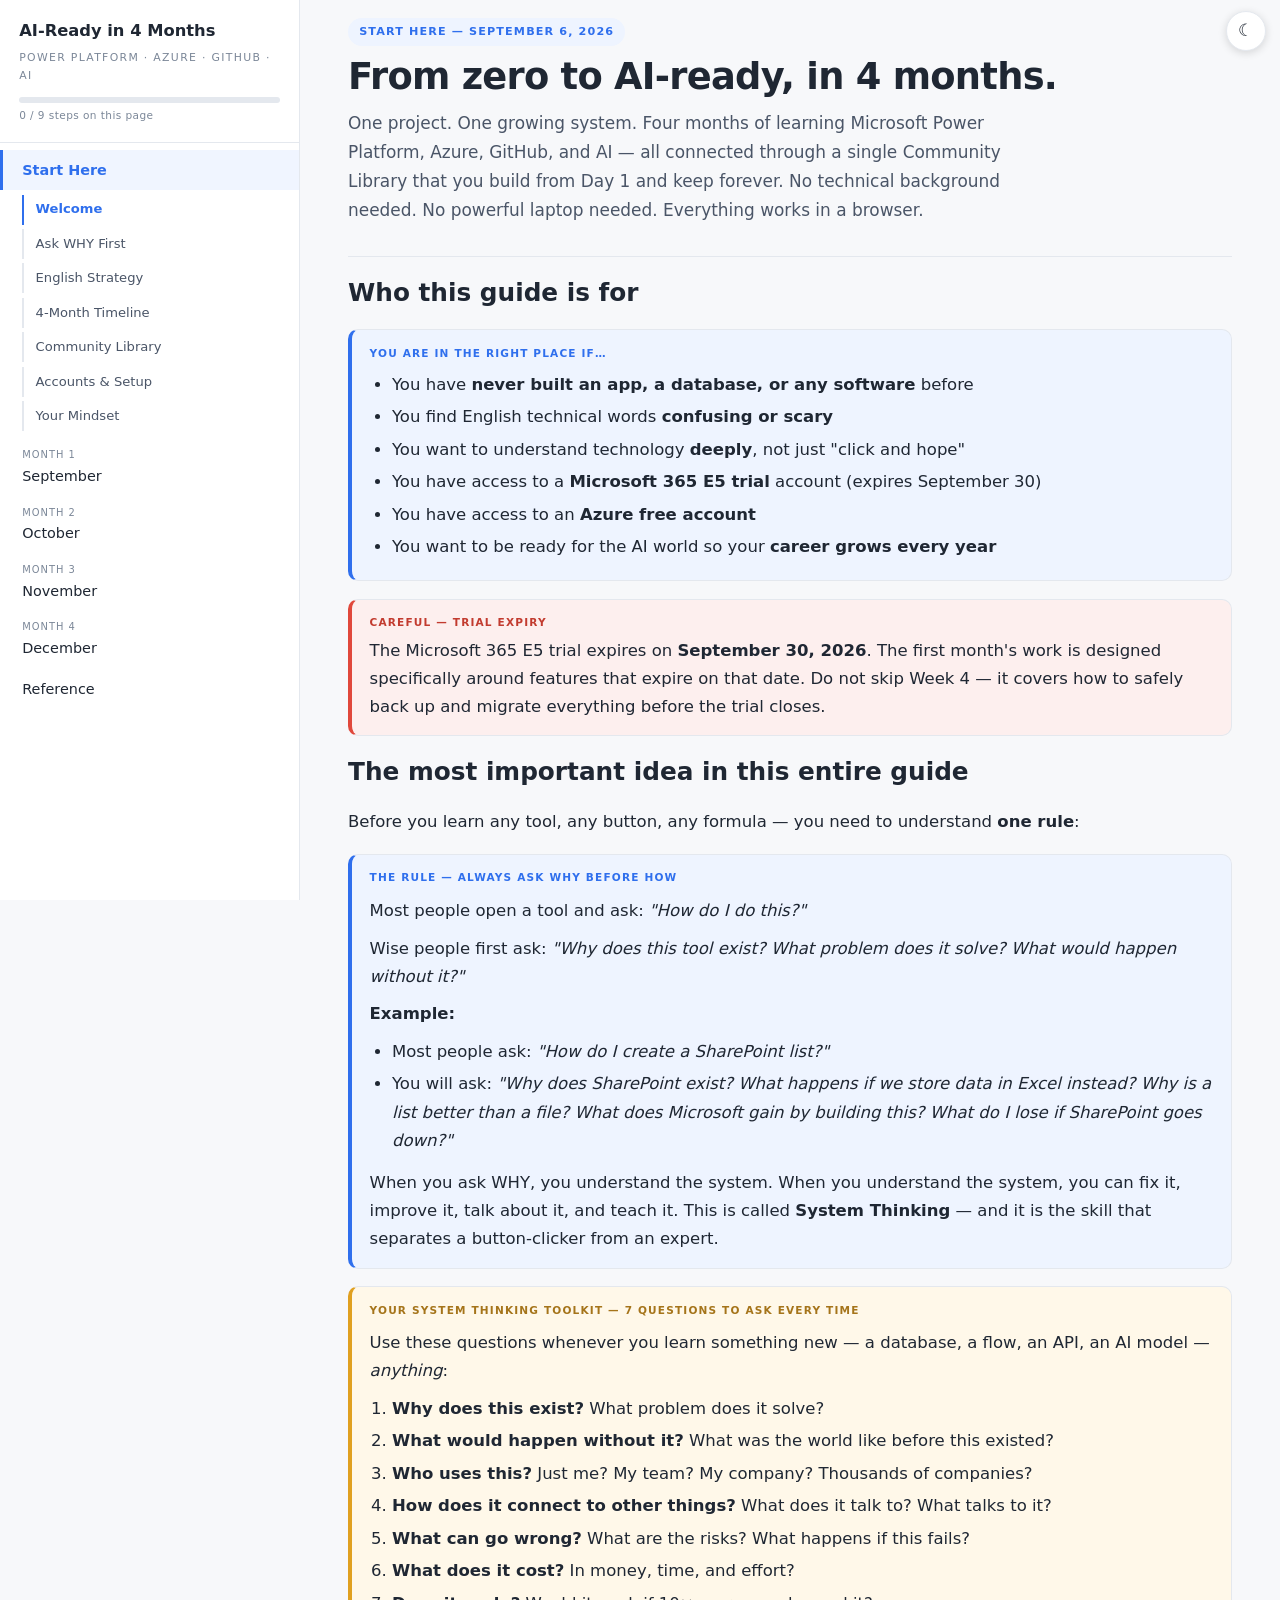
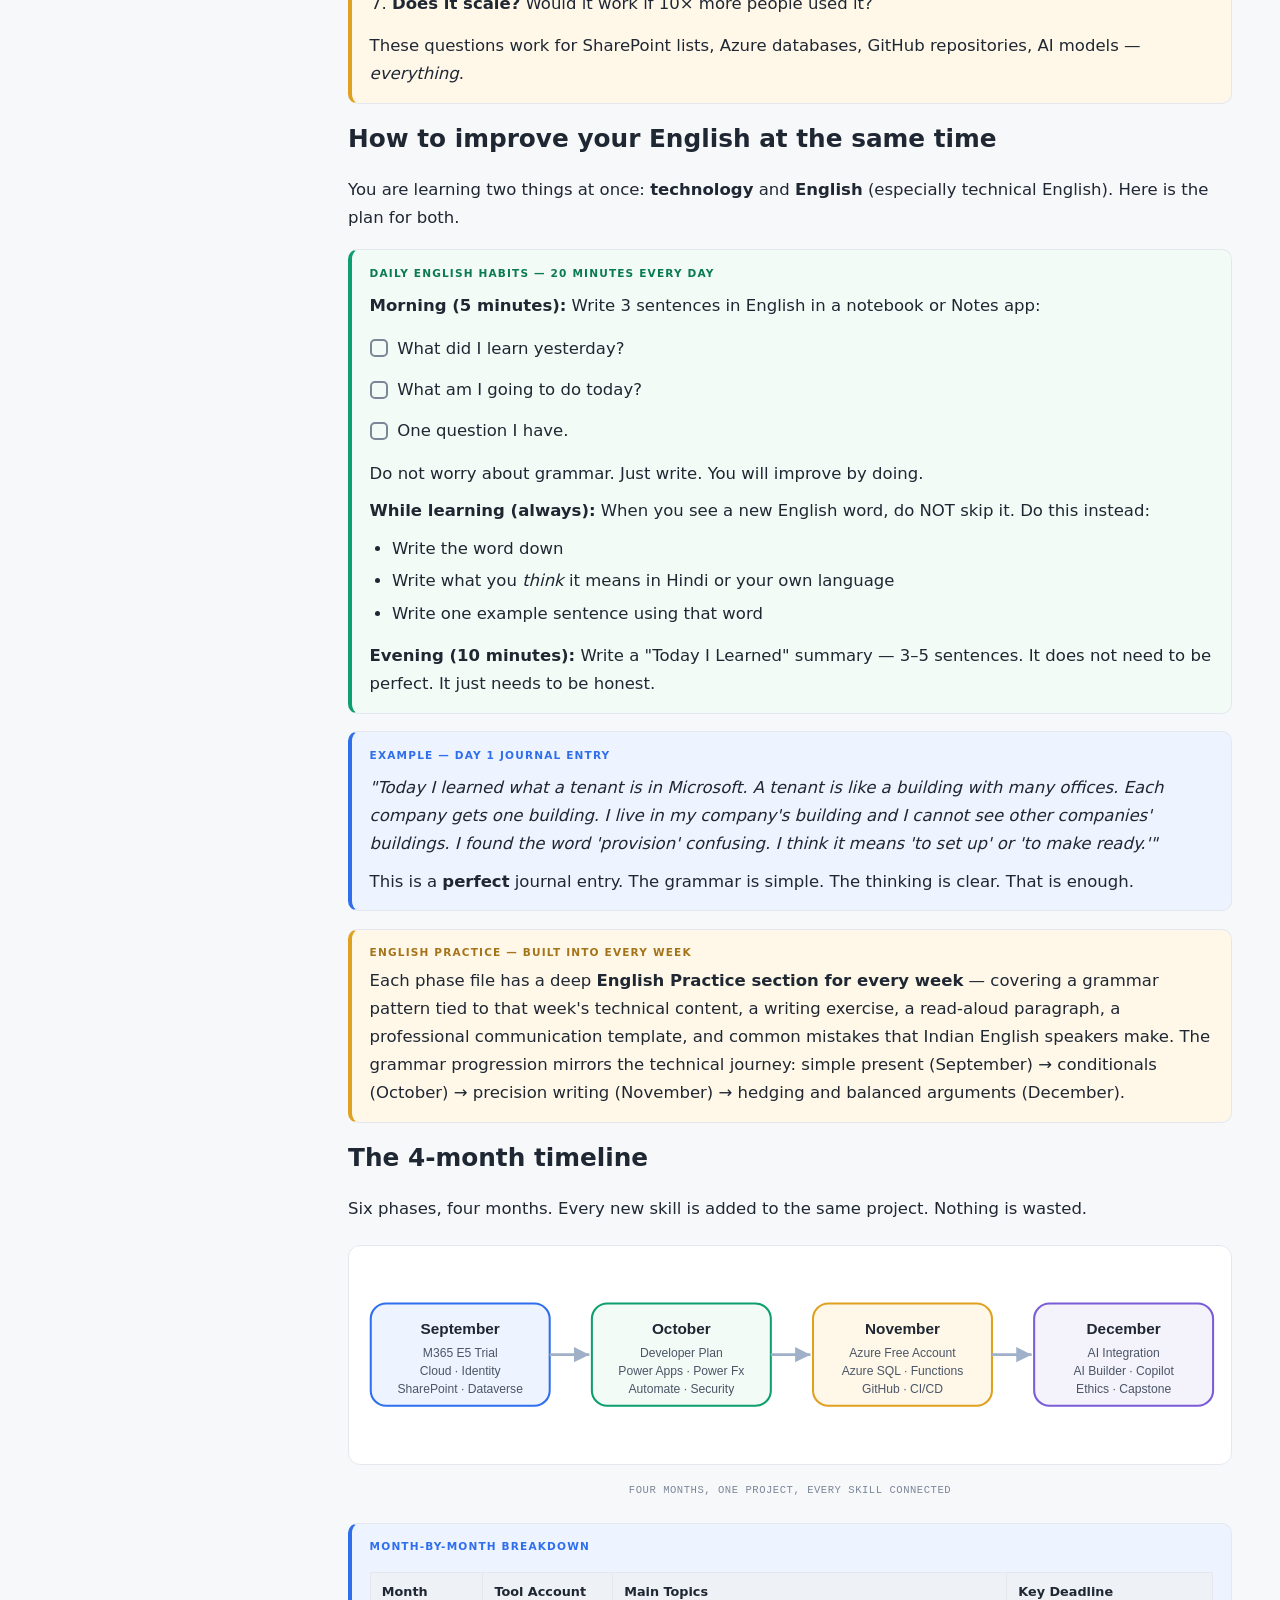
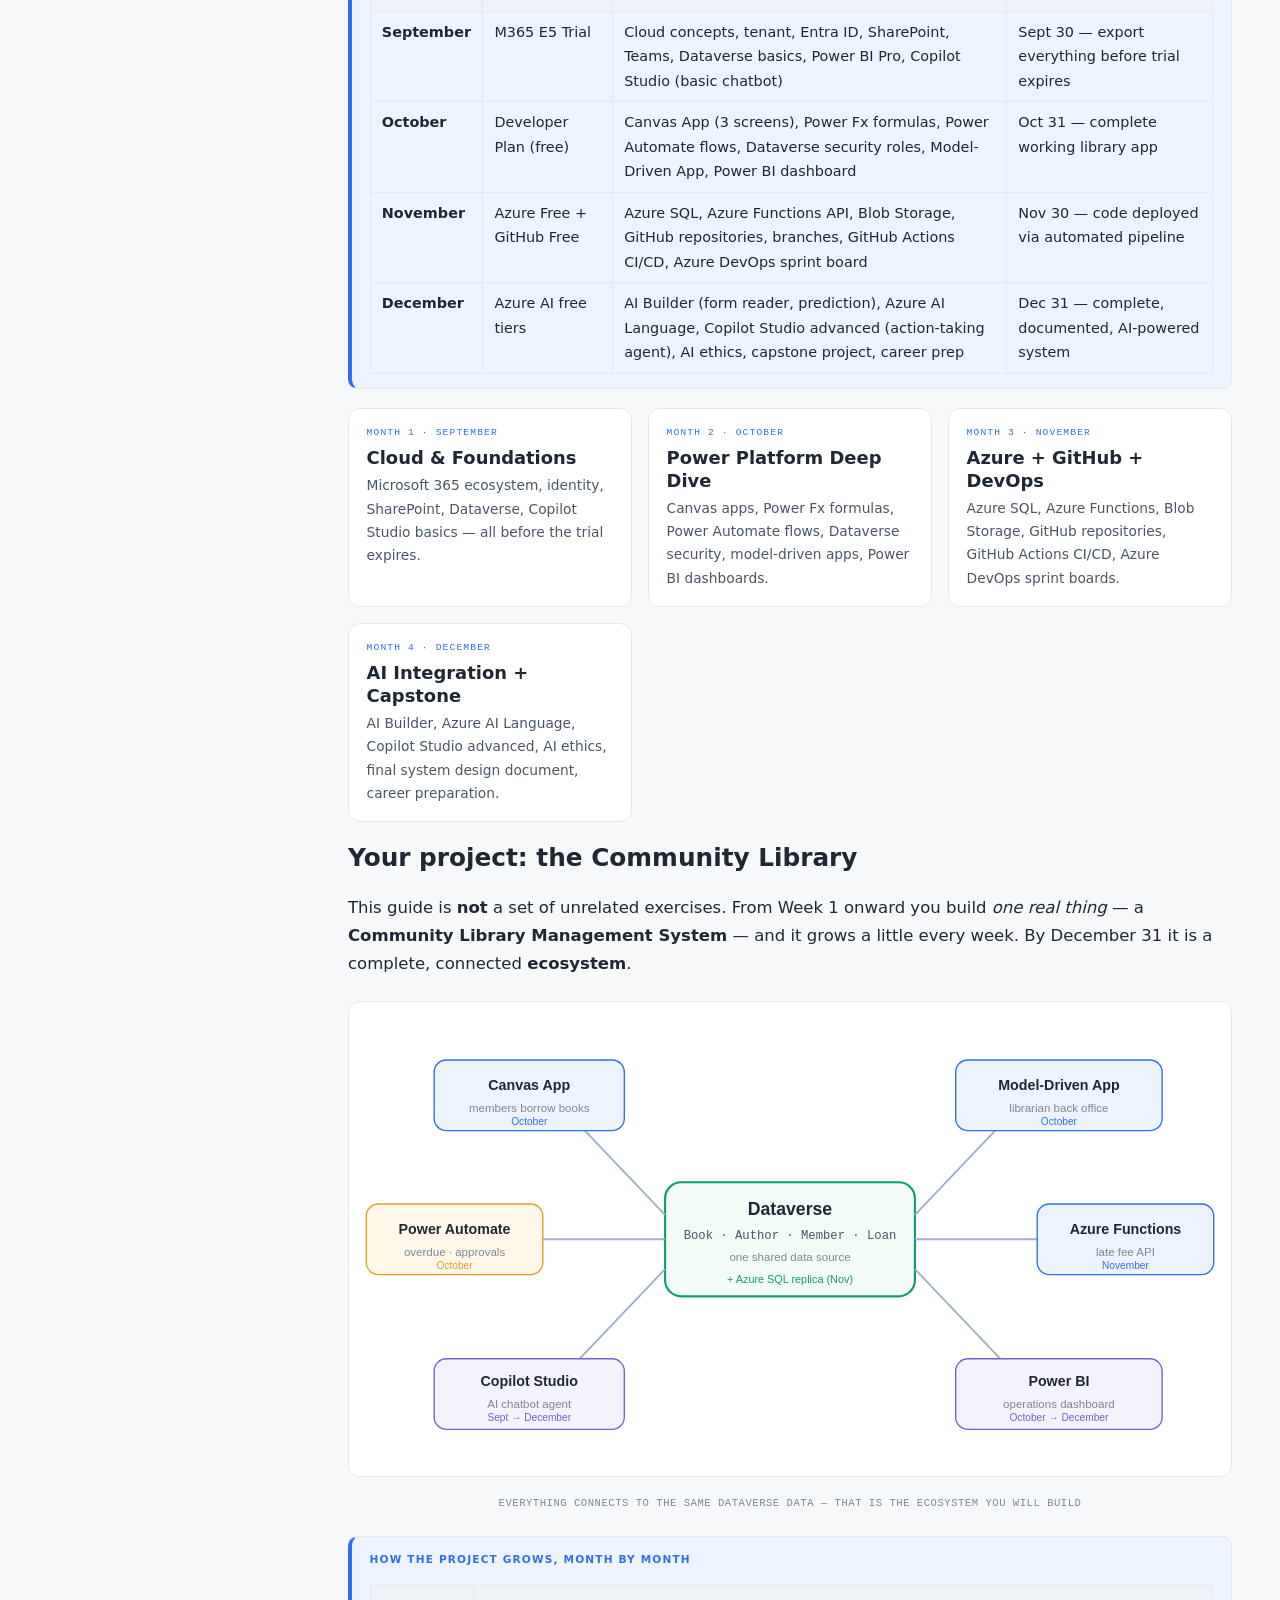
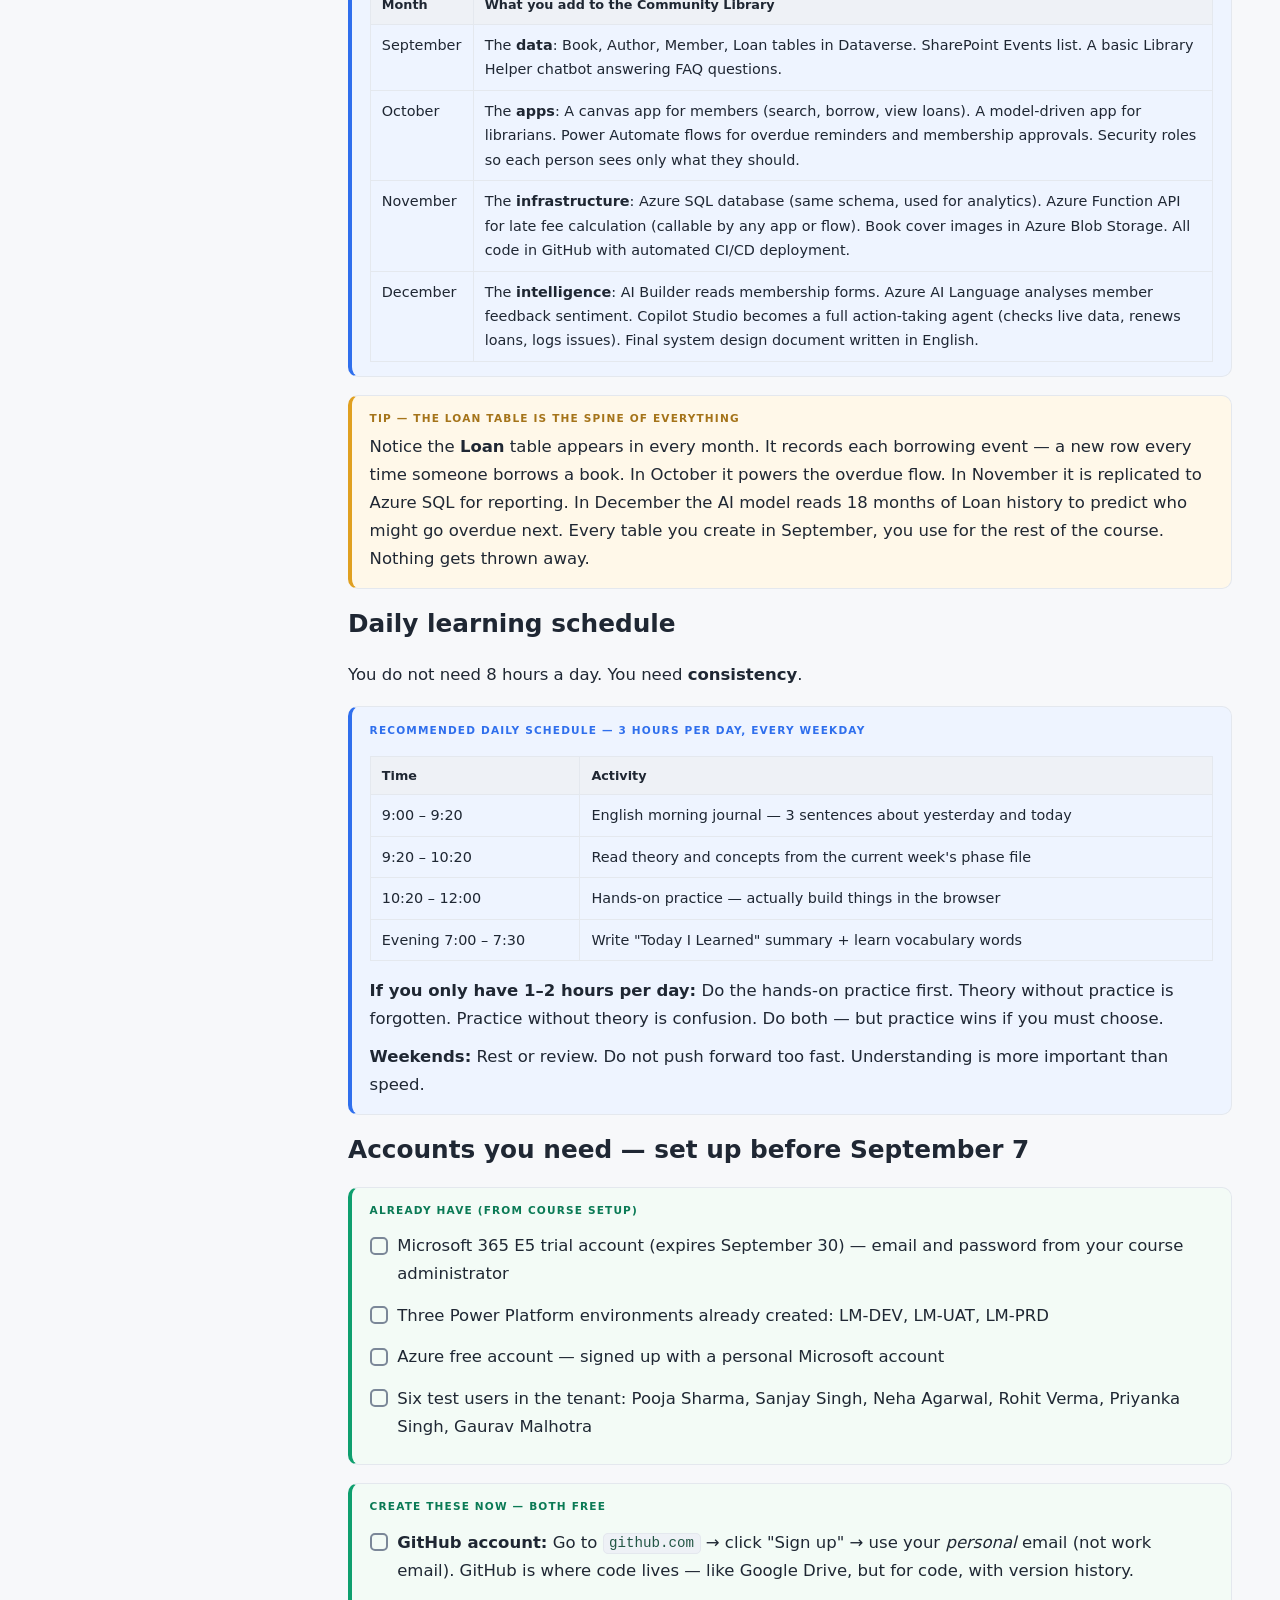
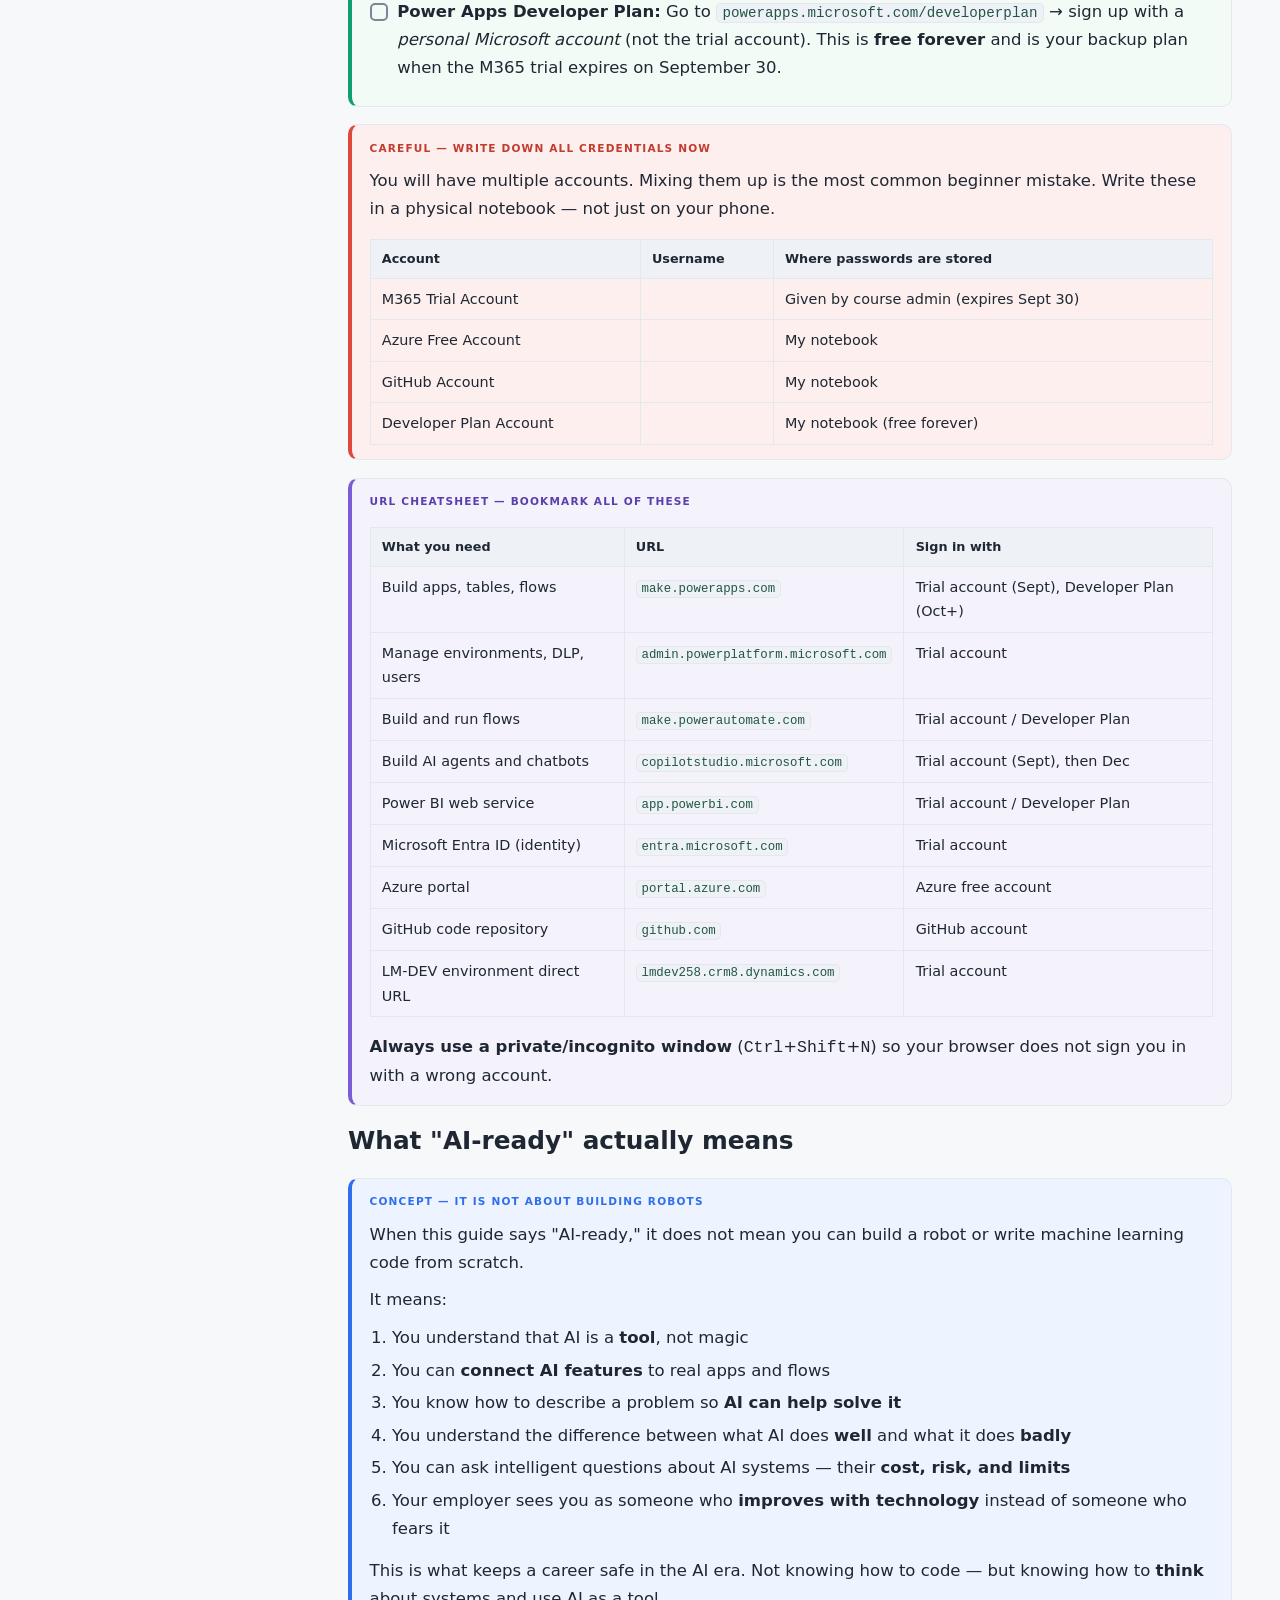
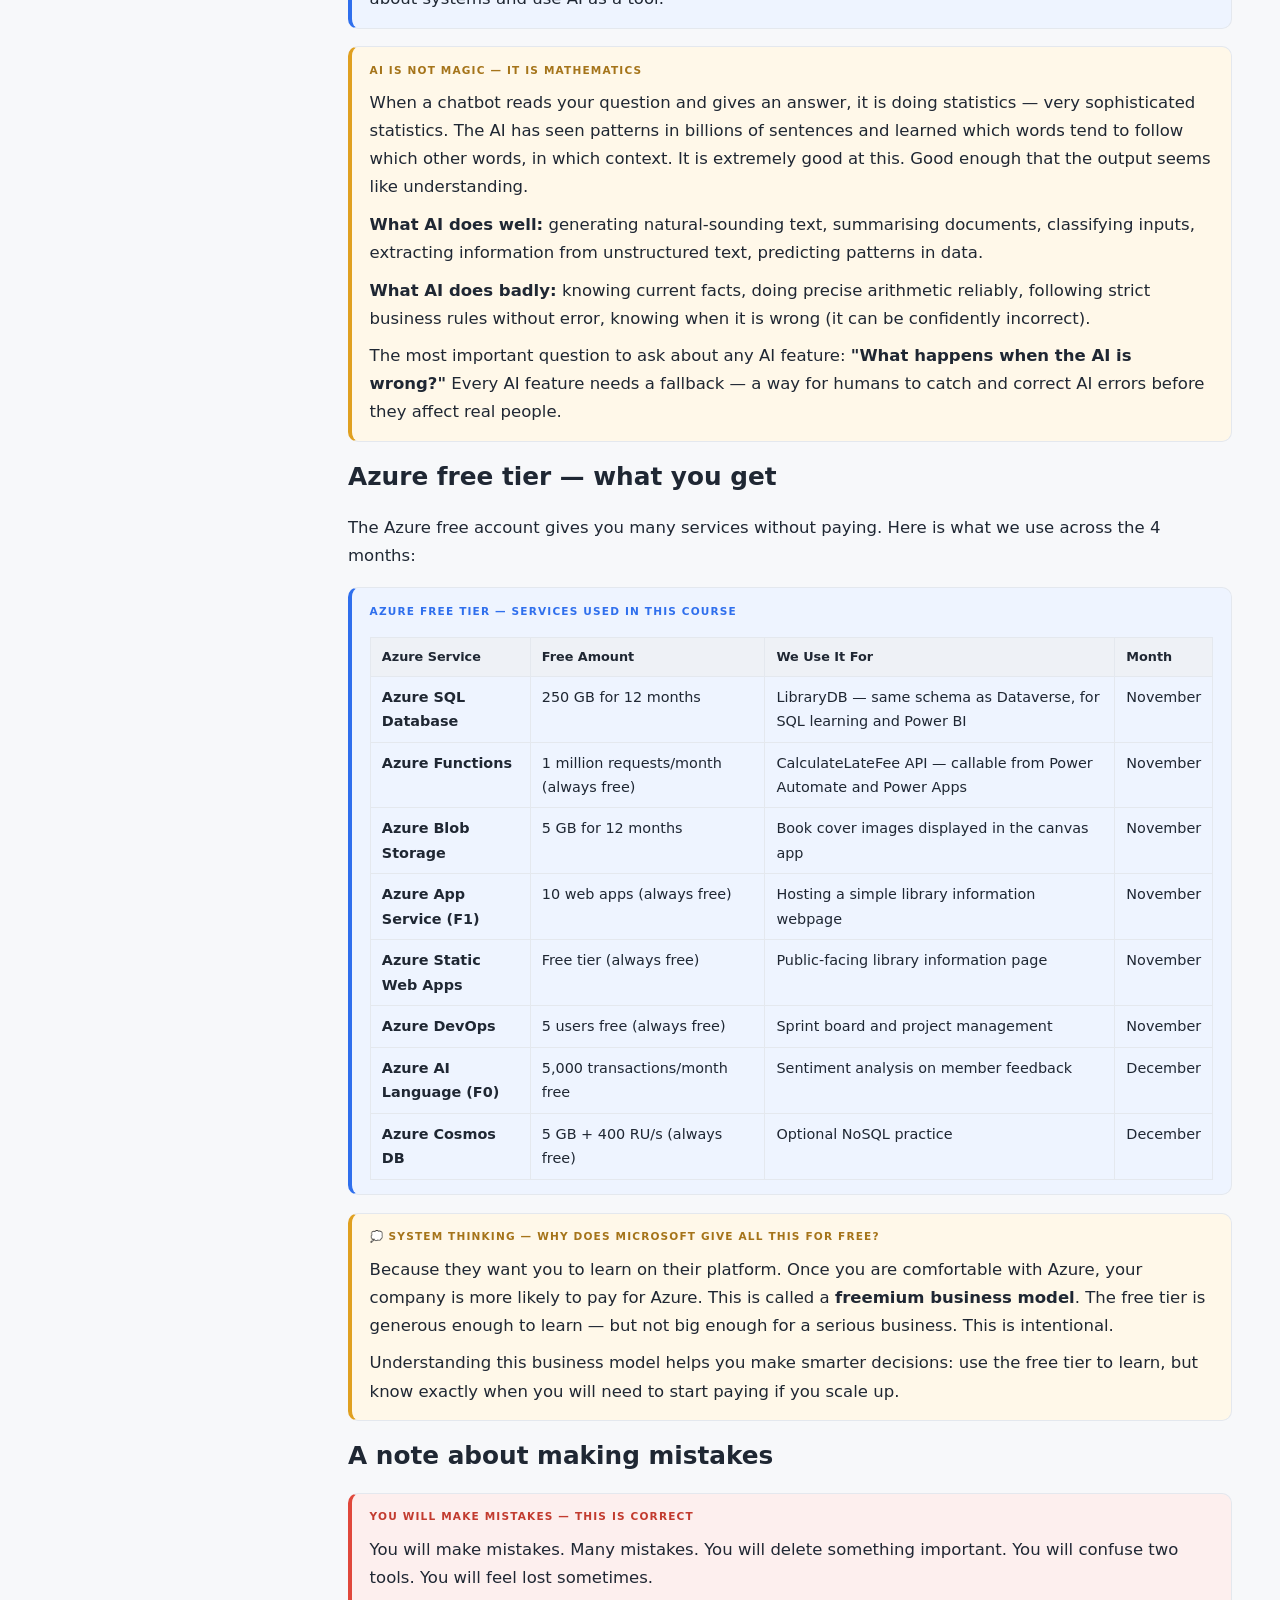
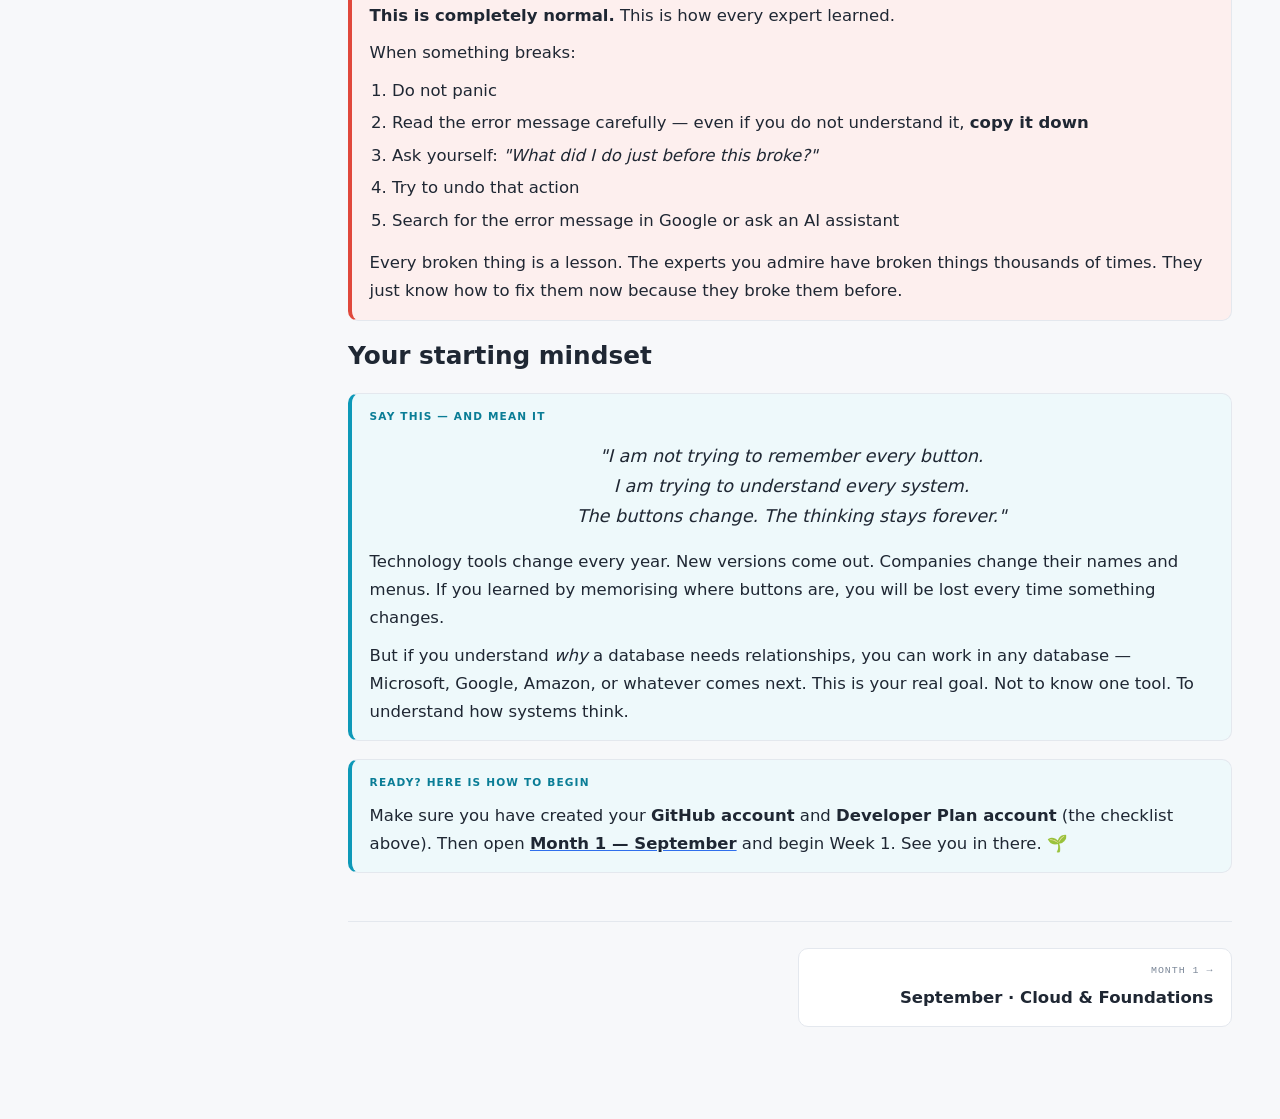
<file: index.html>
<!doctype html>
<html lang="en">
<head>
<meta charset="utf-8">
<meta name="viewport" content="width=device-width, initial-scale=1">
<title>AI-Ready in 4 Months — Power Platform, Azure &amp; AI</title>
<link rel="stylesheet" href="assets/course.css">
</head>
<body data-page="index">
<button id="menu" aria-label="Menu">☰</button>
<aside id="rail">
  <div class="brand"><a href="index.html">
    <div class="t">AI-Ready in 4 Months</div>
    <div class="s">Power Platform · Azure · GitHub · AI</div></a>
    <div class="prog"><i id="pfill"></i></div>
    <div class="progtxt"><span id="pnum">0</span> / <span id="ptot">0</span> steps on this page</div>
  </div>
  <nav id="nav"></nav>
</aside>

<main>

<header class="hero" id="welcome">
  <span class="pill">Start here — September 6, 2026</span>
  <h1>From zero to AI-ready, in 4 months.</h1>
  <p>One project. One growing system. Four months of learning Microsoft Power Platform, Azure, GitHub, and AI — all connected through a single Community Library that you build from Day 1 and keep forever. No technical background needed. No powerful laptop needed. Everything works in a browser.</p>
</header>

<section id="who">
<h2>Who this guide is for</h2>
<div class="card c-concept"><span class="lab">You are in the right place if…</span>
<ul>
  <li>You have <strong>never built an app, a database, or any software</strong> before</li>
  <li>You find English technical words <strong>confusing or scary</strong></li>
  <li>You want to understand technology <strong>deeply</strong>, not just "click and hope"</li>
  <li>You have access to a <strong>Microsoft 365 E5 trial</strong> account (expires September 30)</li>
  <li>You have access to an <strong>Azure free account</strong></li>
  <li>You want to be ready for the AI world so your <strong>career grows every year</strong></li>
</ul>
</div>
<div class="card c-warn"><span class="lab">Careful — trial expiry</span>
The Microsoft 365 E5 trial expires on <strong>September 30, 2026</strong>. The first month's work is designed specifically around features that expire on that date. Do not skip Week 4 — it covers how to safely back up and migrate everything before the trial closes.
</div>
</section>

<section id="why">
<h2>The most important idea in this entire guide</h2>
<p>Before you learn any tool, any button, any formula — you need to understand <strong>one rule</strong>:</p>
<div class="card c-concept"><span class="lab">The Rule — Always ask WHY before HOW</span>
<p>Most people open a tool and ask: <em>"How do I do this?"</em></p>
<p>Wise people first ask: <em>"Why does this tool exist? What problem does it solve? What would happen without it?"</em></p>
<p><strong>Example:</strong></p>
<ul>
  <li>Most people ask: <em>"How do I create a SharePoint list?"</em></li>
  <li>You will ask: <em>"Why does SharePoint exist? What happens if we store data in Excel instead? Why is a list better than a file? What does Microsoft gain by building this? What do I lose if SharePoint goes down?"</em></li>
</ul>
<p>When you ask WHY, you understand the system. When you understand the system, you can fix it, improve it, talk about it, and teach it. This is called <strong>System Thinking</strong> — and it is the skill that separates a button-clicker from an expert.</p>
</div>

<div class="card c-tip"><span class="lab">Your System Thinking Toolkit — 7 Questions to Ask Every Time</span>
<p>Use these questions whenever you learn something new — a database, a flow, an API, an AI model — <em>anything</em>:</p>
<ol>
  <li><strong>Why does this exist?</strong> What problem does it solve?</li>
  <li><strong>What would happen without it?</strong> What was the world like before this existed?</li>
  <li><strong>Who uses this?</strong> Just me? My team? My company? Thousands of companies?</li>
  <li><strong>How does it connect to other things?</strong> What does it talk to? What talks to it?</li>
  <li><strong>What can go wrong?</strong> What are the risks? What happens if this fails?</li>
  <li><strong>What does it cost?</strong> In money, time, and effort?</li>
  <li><strong>Does it scale?</strong> Would it work if 10× more people used it?</li>
</ol>
<p>These questions work for SharePoint lists, Azure databases, GitHub repositories, AI models — <em>everything</em>.</p>
</div>
</section>

<section id="english">
<h2>How to improve your English at the same time</h2>
<p>You are learning two things at once: <strong>technology</strong> and <strong>English</strong> (especially technical English). Here is the plan for both.</p>

<div class="card c-do"><span class="lab">Daily English Habits — 20 minutes every day</span>
<p><strong>Morning (5 minutes):</strong> Write 3 sentences in English in a notebook or Notes app:</p>
<ul class="tasks">
  <li><span class="box"></span><span class="txt">What did I learn yesterday?</span></li>
  <li><span class="box"></span><span class="txt">What am I going to do today?</span></li>
  <li><span class="box"></span><span class="txt">One question I have.</span></li>
</ul>
<p>Do not worry about grammar. Just write. You will improve by doing.</p>
<p><strong>While learning (always):</strong> When you see a new English word, do NOT skip it. Do this instead:</p>
<ul>
  <li>Write the word down</li>
  <li>Write what you <em>think</em> it means in Hindi or your own language</li>
  <li>Write one example sentence using that word</li>
</ul>
<p><strong>Evening (10 minutes):</strong> Write a "Today I Learned" summary — 3–5 sentences. It does not need to be perfect. It just needs to be honest.</p>
</div>

<div class="card c-concept"><span class="lab">Example — Day 1 journal entry</span>
<p><em>"Today I learned what a tenant is in Microsoft. A tenant is like a building with many offices. Each company gets one building. I live in my company's building and I cannot see other companies' buildings. I found the word 'provision' confusing. I think it means 'to set up' or 'to make ready.'"</em></p>
<p>This is a <strong>perfect</strong> journal entry. The grammar is simple. The thinking is clear. That is enough.</p>
</div>

<div class="card c-tip"><span class="lab">English Practice — Built Into Every Week</span>
Each phase file has a deep <strong>English Practice section for every week</strong> — covering a grammar pattern tied to that week's technical content, a writing exercise, a read-aloud paragraph, a professional communication template, and common mistakes that Indian English speakers make. The grammar progression mirrors the technical journey: simple present (September) → conditionals (October) → precision writing (November) → hedging and balanced arguments (December).
</div>
</section>

<section id="timeline">
<h2>The 4-month timeline</h2>
<p>Six phases, four months. Every new skill is added to the same project. Nothing is wasted.</p>

<figure class="fig">
<svg viewBox="0 0 680 160" role="img" aria-label="4-month roadmap: September to December">
<defs>
  <marker id="ar" markerWidth="8" markerHeight="8" refX="6" refY="3" orient="auto"><path d="M0,0 L6,3 L0,6 Z" fill="#9fb0c8"/></marker>
</defs>
<!-- Month boxes -->
<rect x="12" y="40" width="140" height="80" rx="12" fill="#eef4ff" stroke="#2f6fed" stroke-width="1.6"/>
<text x="82" y="64" text-anchor="middle" font-family="sans-serif" font-size="12" font-weight="bold" fill="#1f2733">September</text>
<text x="82" y="82" text-anchor="middle" font-family="sans-serif" font-size="9.5" fill="#4a5567">M365 E5 Trial</text>
<text x="82" y="96" text-anchor="middle" font-family="sans-serif" font-size="9.5" fill="#4a5567">Cloud · Identity</text>
<text x="82" y="110" text-anchor="middle" font-family="sans-serif" font-size="9.5" fill="#4a5567">SharePoint · Dataverse</text>

<line x1="152" y1="80" x2="183" y2="80" stroke="#9fb0c8" stroke-width="2" marker-end="url(#ar)"/>

<rect x="185" y="40" width="140" height="80" rx="12" fill="#f3fbf6" stroke="#0e9f6e" stroke-width="1.6"/>
<text x="255" y="64" text-anchor="middle" font-family="sans-serif" font-size="12" font-weight="bold" fill="#1f2733">October</text>
<text x="255" y="82" text-anchor="middle" font-family="sans-serif" font-size="9.5" fill="#4a5567">Developer Plan</text>
<text x="255" y="96" text-anchor="middle" font-family="sans-serif" font-size="9.5" fill="#4a5567">Power Apps · Power Fx</text>
<text x="255" y="110" text-anchor="middle" font-family="sans-serif" font-size="9.5" fill="#4a5567">Automate · Security</text>

<line x1="325" y1="80" x2="356" y2="80" stroke="#9fb0c8" stroke-width="2" marker-end="url(#ar)"/>

<rect x="358" y="40" width="140" height="80" rx="12" fill="#fff8e9" stroke="#e0a020" stroke-width="1.6"/>
<text x="428" y="64" text-anchor="middle" font-family="sans-serif" font-size="12" font-weight="bold" fill="#1f2733">November</text>
<text x="428" y="82" text-anchor="middle" font-family="sans-serif" font-size="9.5" fill="#4a5567">Azure Free Account</text>
<text x="428" y="96" text-anchor="middle" font-family="sans-serif" font-size="9.5" fill="#4a5567">Azure SQL · Functions</text>
<text x="428" y="110" text-anchor="middle" font-family="sans-serif" font-size="9.5" fill="#4a5567">GitHub · CI/CD</text>

<line x1="498" y1="80" x2="529" y2="80" stroke="#9fb0c8" stroke-width="2" marker-end="url(#ar)"/>

<rect x="531" y="40" width="140" height="80" rx="12" fill="#f4f2fb" stroke="#7a5cd6" stroke-width="1.6"/>
<text x="601" y="64" text-anchor="middle" font-family="sans-serif" font-size="12" font-weight="bold" fill="#1f2733">December</text>
<text x="601" y="82" text-anchor="middle" font-family="sans-serif" font-size="9.5" fill="#4a5567">AI Integration</text>
<text x="601" y="96" text-anchor="middle" font-family="sans-serif" font-size="9.5" fill="#4a5567">AI Builder · Copilot</text>
<text x="601" y="110" text-anchor="middle" font-family="sans-serif" font-size="9.5" fill="#4a5567">Ethics · Capstone</text>
</svg>
<figcaption>Four months, one project, every skill connected</figcaption>
</figure>

<div class="card c-concept"><span class="lab">Month-by-Month Breakdown</span>
<table>
<tr><th>Month</th><th>Tool Account</th><th>Main Topics</th><th>Key Deadline</th></tr>
<tr><td><strong>September</strong></td><td>M365 E5 Trial</td><td>Cloud concepts, tenant, Entra ID, SharePoint, Teams, Dataverse basics, Power BI Pro, Copilot Studio (basic chatbot)</td><td>Sept 30 — export everything before trial expires</td></tr>
<tr><td><strong>October</strong></td><td>Developer Plan (free)</td><td>Canvas App (3 screens), Power Fx formulas, Power Automate flows, Dataverse security roles, Model-Driven App, Power BI dashboard</td><td>Oct 31 — complete working library app</td></tr>
<tr><td><strong>November</strong></td><td>Azure Free + GitHub Free</td><td>Azure SQL, Azure Functions API, Blob Storage, GitHub repositories, branches, GitHub Actions CI/CD, Azure DevOps sprint board</td><td>Nov 30 — code deployed via automated pipeline</td></tr>
<tr><td><strong>December</strong></td><td>Azure AI free tiers</td><td>AI Builder (form reader, prediction), Azure AI Language, Copilot Studio advanced (action-taking agent), AI ethics, capstone project, career prep</td><td>Dec 31 — complete, documented, AI-powered system</td></tr>
</table>
</div>

<div class="cards">
<a class="rc" href="phase1.html"><div class="k">Month 1 · September</div><h3>Cloud &amp; Foundations</h3><p>Microsoft 365 ecosystem, identity, SharePoint, Dataverse, Copilot Studio basics — all before the trial expires.</p></a>
<a class="rc" href="phase2.html"><div class="k">Month 2 · October</div><h3>Power Platform Deep Dive</h3><p>Canvas apps, Power Fx formulas, Power Automate flows, Dataverse security, model-driven apps, Power BI dashboards.</p></a>
<a class="rc" href="phase3.html"><div class="k">Month 3 · November</div><h3>Azure + GitHub + DevOps</h3><p>Azure SQL, Azure Functions, Blob Storage, GitHub repositories, GitHub Actions CI/CD, Azure DevOps sprint boards.</p></a>
<a class="rc" href="phase4.html"><div class="k">Month 4 · December</div><h3>AI Integration + Capstone</h3><p>AI Builder, Azure AI Language, Copilot Studio advanced, AI ethics, final system design document, career preparation.</p></a>
</div>
</section>

<section id="project">
<h2>Your project: the Community Library</h2>
<p>This guide is <strong>not</strong> a set of unrelated exercises. From Week 1 onward you build <em>one real thing</em> — a <strong>Community Library Management System</strong> — and it grows a little every week. By December 31 it is a complete, connected <strong>ecosystem</strong>.</p>

<figure class="fig">
<svg viewBox="0 0 640 340" role="img" aria-label="Community Library ecosystem: Dataverse at centre, connected to Canvas App, Model-Driven App, Power Automate, SharePoint, Copilot Studio, Power BI, Azure Functions, GitHub">
<defs><marker id="e1" markerWidth="8" markerHeight="8" refX="4" refY="3" orient="auto"><path d="M0,0 L6,3 L0,6 Z" fill="#9fb0c8"/></marker></defs>
<rect x="228" y="128" width="184" height="84" rx="12" fill="#f3fbf6" stroke="#0e9f6e" stroke-width="1.6"/>
<text x="320" y="152" text-anchor="middle" font-family="sans-serif" font-size="13" font-weight="bold" fill="#1f2733">Dataverse</text>
<text x="320" y="170" text-anchor="middle" font-family="monospace" font-size="9" fill="#4a5567">Book · Author · Member · Loan</text>
<text x="320" y="186" text-anchor="middle" font-family="sans-serif" font-size="8.5" fill="#7b8798">one shared data source</text>
<text x="320" y="202" text-anchor="middle" font-family="sans-serif" font-size="8" fill="#0e9f6e">+ Azure SQL replica (Nov)</text>
<g stroke="#9fb0c8" stroke-width="1.4">
<line x1="228" y1="152" x2="148" y2="68" marker-end="url(#e1)"/>
<line x1="412" y1="152" x2="492" y2="68" marker-end="url(#e1)"/>
<line x1="228" y1="170" x2="110" y2="170" marker-end="url(#e1)"/>
<line x1="412" y1="170" x2="522" y2="170" marker-end="url(#e1)"/>
<line x1="228" y1="192" x2="148" y2="276" marker-end="url(#e1)"/>
<line x1="412" y1="192" x2="492" y2="276" marker-end="url(#e1)"/>
</g>
<g font-family="sans-serif" font-size="10.5" text-anchor="middle">
<rect x="58" y="38" width="140" height="52" rx="9" fill="#eef4ff" stroke="#2f6fed"/><text x="128" y="60" font-weight="bold" fill="#1f2733">Canvas App</text><text x="128" y="76" font-size="8.5" fill="#7b8798">members borrow books</text><text x="128" y="86" font-size="7.5" fill="#2f6fed">October</text>
<rect x="442" y="38" width="152" height="52" rx="9" fill="#eef4ff" stroke="#2f6fed"/><text x="518" y="60" font-weight="bold" fill="#1f2733">Model-Driven App</text><text x="518" y="76" font-size="8.5" fill="#7b8798">librarian back office</text><text x="518" y="86" font-size="7.5" fill="#2f6fed">October</text>
<rect x="8" y="144" width="130" height="52" rx="9" fill="#fff8e9" stroke="#e0a020"/><text x="73" y="166" font-weight="bold" fill="#1f2733">Power Automate</text><text x="73" y="182" font-size="8.5" fill="#7b8798">overdue · approvals</text><text x="73" y="192" font-size="7.5" fill="#e0a020">October</text>
<rect x="502" y="144" width="130" height="52" rx="9" fill="#eef4ff" stroke="#2f6fed"/><text x="567" y="166" font-weight="bold" fill="#1f2733">Azure Functions</text><text x="567" y="182" font-size="8.5" fill="#7b8798">late fee API</text><text x="567" y="192" font-size="7.5" fill="#2f6fed">November</text>
<rect x="58" y="258" width="140" height="52" rx="9" fill="#f4f2fb" stroke="#7a5cd6"/><text x="128" y="278" font-weight="bold" fill="#1f2733">Copilot Studio</text><text x="128" y="294" font-size="8.5" fill="#7b8798">AI chatbot agent</text><text x="128" y="304" font-size="7.5" fill="#7a5cd6">Sept → December</text>
<rect x="442" y="258" width="152" height="52" rx="9" fill="#f4f2fb" stroke="#7a5cd6"/><text x="518" y="278" font-weight="bold" fill="#1f2733">Power BI</text><text x="518" y="294" font-size="8.5" fill="#7b8798">operations dashboard</text><text x="518" y="304" font-size="7.5" fill="#7a5cd6">October → December</text>
</g>
</svg>
<figcaption>Everything connects to the same Dataverse data — that is the ecosystem you will build</figcaption>
</figure>

<div class="card c-concept"><span class="lab">How the project grows, month by month</span>
<table>
<tr><th>Month</th><th>What you add to the Community Library</th></tr>
<tr><td>September</td><td>The <strong>data</strong>: Book, Author, Member, Loan tables in Dataverse. SharePoint Events list. A basic Library Helper chatbot answering FAQ questions.</td></tr>
<tr><td>October</td><td>The <strong>apps</strong>: A canvas app for members (search, borrow, view loans). A model-driven app for librarians. Power Automate flows for overdue reminders and membership approvals. Security roles so each person sees only what they should.</td></tr>
<tr><td>November</td><td>The <strong>infrastructure</strong>: Azure SQL database (same schema, used for analytics). Azure Function API for late fee calculation (callable by any app or flow). Book cover images in Azure Blob Storage. All code in GitHub with automated CI/CD deployment.</td></tr>
<tr><td>December</td><td>The <strong>intelligence</strong>: AI Builder reads membership forms. Azure AI Language analyses member feedback sentiment. Copilot Studio becomes a full action-taking agent (checks live data, renews loans, logs issues). Final system design document written in English.</td></tr>
</table>
</div>

<div class="card c-tip"><span class="lab">Tip — The Loan table is the spine of everything</span>
Notice the <strong>Loan</strong> table appears in every month. It records each borrowing event — a new row every time someone borrows a book. In October it powers the overdue flow. In November it is replicated to Azure SQL for reporting. In December the AI model reads 18 months of Loan history to predict who might go overdue next. Every table you create in September, you use for the rest of the course. Nothing gets thrown away.
</div>
</section>

<section id="schedule">
<h2>Daily learning schedule</h2>
<p>You do not need 8 hours a day. You need <strong>consistency</strong>.</p>

<div class="card c-concept"><span class="lab">Recommended daily schedule — 3 hours per day, every weekday</span>
<table>
<tr><th>Time</th><th>Activity</th></tr>
<tr><td>9:00 – 9:20</td><td>English morning journal — 3 sentences about yesterday and today</td></tr>
<tr><td>9:20 – 10:20</td><td>Read theory and concepts from the current week's phase file</td></tr>
<tr><td>10:20 – 12:00</td><td>Hands-on practice — actually build things in the browser</td></tr>
<tr><td>Evening 7:00 – 7:30</td><td>Write "Today I Learned" summary + learn vocabulary words</td></tr>
</table>
<p><strong>If you only have 1–2 hours per day:</strong> Do the hands-on practice first. Theory without practice is forgotten. Practice without theory is confusion. Do both — but practice wins if you must choose.</p>
<p><strong>Weekends:</strong> Rest or review. Do not push forward too fast. Understanding is more important than speed.</p>
</div>
</section>

<section id="accounts">
<h2>Accounts you need — set up before September 7</h2>

<div class="card c-do"><span class="lab">Already have (from course setup)</span>
<ul class="tasks">
  <li><span class="box"></span><span class="txt">Microsoft 365 E5 trial account (expires September 30) — email and password from your course administrator</span></li>
  <li><span class="box"></span><span class="txt">Three Power Platform environments already created: LM-DEV, LM-UAT, LM-PRD</span></li>
  <li><span class="box"></span><span class="txt">Azure free account — signed up with a personal Microsoft account</span></li>
  <li><span class="box"></span><span class="txt">Six test users in the tenant: Pooja Sharma, Sanjay Singh, Neha Agarwal, Rohit Verma, Priyanka Singh, Gaurav Malhotra</span></li>
</ul>
</div>

<div class="card c-do"><span class="lab">Create these now — both free</span>
<ul class="tasks">
  <li><span class="box"></span><span class="txt"><strong>GitHub account:</strong> Go to <code>github.com</code> → click "Sign up" → use your <em>personal</em> email (not work email). GitHub is where code lives — like Google Drive, but for code, with version history.</span></li>
  <li><span class="box"></span><span class="txt"><strong>Power Apps Developer Plan:</strong> Go to <code>powerapps.microsoft.com/developerplan</code> → sign up with a <em>personal Microsoft account</em> (not the trial account). This is <strong>free forever</strong> and is your backup plan when the M365 trial expires on September 30.</span></li>
</ul>
</div>

<div class="card c-warn"><span class="lab">Careful — write down all credentials now</span>
<p>You will have multiple accounts. Mixing them up is the most common beginner mistake. Write these in a physical notebook — not just on your phone.</p>
<table>
<tr><th>Account</th><th>Username</th><th>Where passwords are stored</th></tr>
<tr><td>M365 Trial Account</td><td></td><td>Given by course admin (expires Sept 30)</td></tr>
<tr><td>Azure Free Account</td><td></td><td>My notebook</td></tr>
<tr><td>GitHub Account</td><td></td><td>My notebook</td></tr>
<tr><td>Developer Plan Account</td><td></td><td>My notebook (free forever)</td></tr>
</table>
</div>

<div class="card c-gloss"><span class="lab">URL Cheatsheet — bookmark all of these</span>
<table>
<tr><th>What you need</th><th>URL</th><th>Sign in with</th></tr>
<tr><td>Build apps, tables, flows</td><td><code>make.powerapps.com</code></td><td>Trial account (Sept), Developer Plan (Oct+)</td></tr>
<tr><td>Manage environments, DLP, users</td><td><code>admin.powerplatform.microsoft.com</code></td><td>Trial account</td></tr>
<tr><td>Build and run flows</td><td><code>make.powerautomate.com</code></td><td>Trial account / Developer Plan</td></tr>
<tr><td>Build AI agents and chatbots</td><td><code>copilotstudio.microsoft.com</code></td><td>Trial account (Sept), then Dec</td></tr>
<tr><td>Power BI web service</td><td><code>app.powerbi.com</code></td><td>Trial account / Developer Plan</td></tr>
<tr><td>Microsoft Entra ID (identity)</td><td><code>entra.microsoft.com</code></td><td>Trial account</td></tr>
<tr><td>Azure portal</td><td><code>portal.azure.com</code></td><td>Azure free account</td></tr>
<tr><td>GitHub code repository</td><td><code>github.com</code></td><td>GitHub account</td></tr>
<tr><td>LM-DEV environment direct URL</td><td><code>lmdev258.crm8.dynamics.com</code></td><td>Trial account</td></tr>
</table>
<p><strong>Always use a private/incognito window</strong> (<kbd>Ctrl</kbd>+<kbd>Shift</kbd>+<kbd>N</kbd>) so your browser does not sign you in with a wrong account.</p>
</div>
</section>

<section id="ai-ready">
<h2>What "AI-ready" actually means</h2>
<div class="card c-concept"><span class="lab">Concept — It is not about building robots</span>
<p>When this guide says "AI-ready," it does not mean you can build a robot or write machine learning code from scratch.</p>
<p>It means:</p>
<ol>
  <li>You understand that AI is a <strong>tool</strong>, not magic</li>
  <li>You can <strong>connect AI features</strong> to real apps and flows</li>
  <li>You know how to describe a problem so <strong>AI can help solve it</strong></li>
  <li>You understand the difference between what AI does <strong>well</strong> and what it does <strong>badly</strong></li>
  <li>You can ask intelligent questions about AI systems — their <strong>cost, risk, and limits</strong></li>
  <li>Your employer sees you as someone who <strong>improves with technology</strong> instead of someone who fears it</li>
</ol>
<p>This is what keeps a career safe in the AI era. Not knowing how to code — but knowing how to <strong>think</strong> about systems and use AI as a tool.</p>
</div>

<div class="card c-tip"><span class="lab">AI is not magic — it is mathematics</span>
<p>When a chatbot reads your question and gives an answer, it is doing statistics — very sophisticated statistics. The AI has seen patterns in billions of sentences and learned which words tend to follow which other words, in which context. It is extremely good at this. Good enough that the output seems like understanding.</p>
<p><strong>What AI does well:</strong> generating natural-sounding text, summarising documents, classifying inputs, extracting information from unstructured text, predicting patterns in data.</p>
<p><strong>What AI does badly:</strong> knowing current facts, doing precise arithmetic reliably, following strict business rules without error, knowing when it is wrong (it can be confidently incorrect).</p>
<p>The most important question to ask about any AI feature: <strong>"What happens when the AI is wrong?"</strong> Every AI feature needs a fallback — a way for humans to catch and correct AI errors before they affect real people.</p>
</div>
</section>

<section id="azure">
<h2>Azure free tier — what you get</h2>
<p>The Azure free account gives you many services without paying. Here is what we use across the 4 months:</p>

<div class="card c-concept"><span class="lab">Azure Free Tier — Services Used in This Course</span>
<table>
<tr><th>Azure Service</th><th>Free Amount</th><th>We Use It For</th><th>Month</th></tr>
<tr><td><strong>Azure SQL Database</strong></td><td>250 GB for 12 months</td><td>LibraryDB — same schema as Dataverse, for SQL learning and Power BI</td><td>November</td></tr>
<tr><td><strong>Azure Functions</strong></td><td>1 million requests/month (always free)</td><td>CalculateLateFee API — callable from Power Automate and Power Apps</td><td>November</td></tr>
<tr><td><strong>Azure Blob Storage</strong></td><td>5 GB for 12 months</td><td>Book cover images displayed in the canvas app</td><td>November</td></tr>
<tr><td><strong>Azure App Service (F1)</strong></td><td>10 web apps (always free)</td><td>Hosting a simple library information webpage</td><td>November</td></tr>
<tr><td><strong>Azure Static Web Apps</strong></td><td>Free tier (always free)</td><td>Public-facing library information page</td><td>November</td></tr>
<tr><td><strong>Azure DevOps</strong></td><td>5 users free (always free)</td><td>Sprint board and project management</td><td>November</td></tr>
<tr><td><strong>Azure AI Language (F0)</strong></td><td>5,000 transactions/month free</td><td>Sentiment analysis on member feedback</td><td>December</td></tr>
<tr><td><strong>Azure Cosmos DB</strong></td><td>5 GB + 400 RU/s (always free)</td><td>Optional NoSQL practice</td><td>December</td></tr>
</table>
</div>

<div class="card c-tip"><span class="lab">💭 System Thinking — Why does Microsoft give all this for free?</span>
<p>Because they want you to learn on their platform. Once you are comfortable with Azure, your company is more likely to pay for Azure. This is called a <strong>freemium business model</strong>. The free tier is generous enough to learn — but not big enough for a serious business. This is intentional.</p>
<p>Understanding this business model helps you make smarter decisions: use the free tier to learn, but know exactly when you will need to start paying if you scale up.</p>
</div>
</section>

<section id="mistakes">
<h2>A note about making mistakes</h2>
<div class="card c-warn"><span class="lab">You will make mistakes — this is correct</span>
<p>You will make mistakes. Many mistakes. You will delete something important. You will confuse two tools. You will feel lost sometimes.</p>
<p><strong>This is completely normal.</strong> This is how every expert learned.</p>
<p>When something breaks:</p>
<ol>
  <li>Do not panic</li>
  <li>Read the error message carefully — even if you do not understand it, <strong>copy it down</strong></li>
  <li>Ask yourself: <em>"What did I do just before this broke?"</em></li>
  <li>Try to undo that action</li>
  <li>Search for the error message in Google or ask an AI assistant</li>
</ol>
<p>Every broken thing is a lesson. The experts you admire have broken things thousands of times. They just know how to fix them now because they broke them before.</p>
</div>
</section>

<section id="mindset">
<h2>Your starting mindset</h2>
<div class="card c-check"><span class="lab">Say this — and mean it</span>
<p style="font-size:1.1rem;font-style:italic;text-align:center;padding:.4rem 0">"I am not trying to remember every button.<br>I am trying to understand every system.<br>The buttons change. The thinking stays forever."</p>
<p>Technology tools change every year. New versions come out. Companies change their names and menus. If you learned by memorising where buttons are, you will be lost every time something changes.</p>
<p>But if you understand <em>why</em> a database needs relationships, you can work in any database — Microsoft, Google, Amazon, or whatever comes next. This is your real goal. Not to know one tool. To understand how systems think.</p>
</div>

<div class="card c-check"><span class="lab">Ready? Here is how to begin</span>
<p>Make sure you have created your <strong>GitHub account</strong> and <strong>Developer Plan account</strong> (the checklist above). Then open <a href="phase1.html"><strong>Month 1 — September</strong></a> and begin Week 1. See you in there. 🌱</p>
</div>
</section>

<div class="pn">
  <span class="sp"></span>
  <a class="nx" href="phase1.html"><div class="d">Month 1 →</div><div class="tt">September · Cloud &amp; Foundations</div></a>
</div>

</main>
<button class="top" id="top" aria-label="Back to top">↑</button>
<script src="assets/course.js"></script>
</body>
</html>
</file>
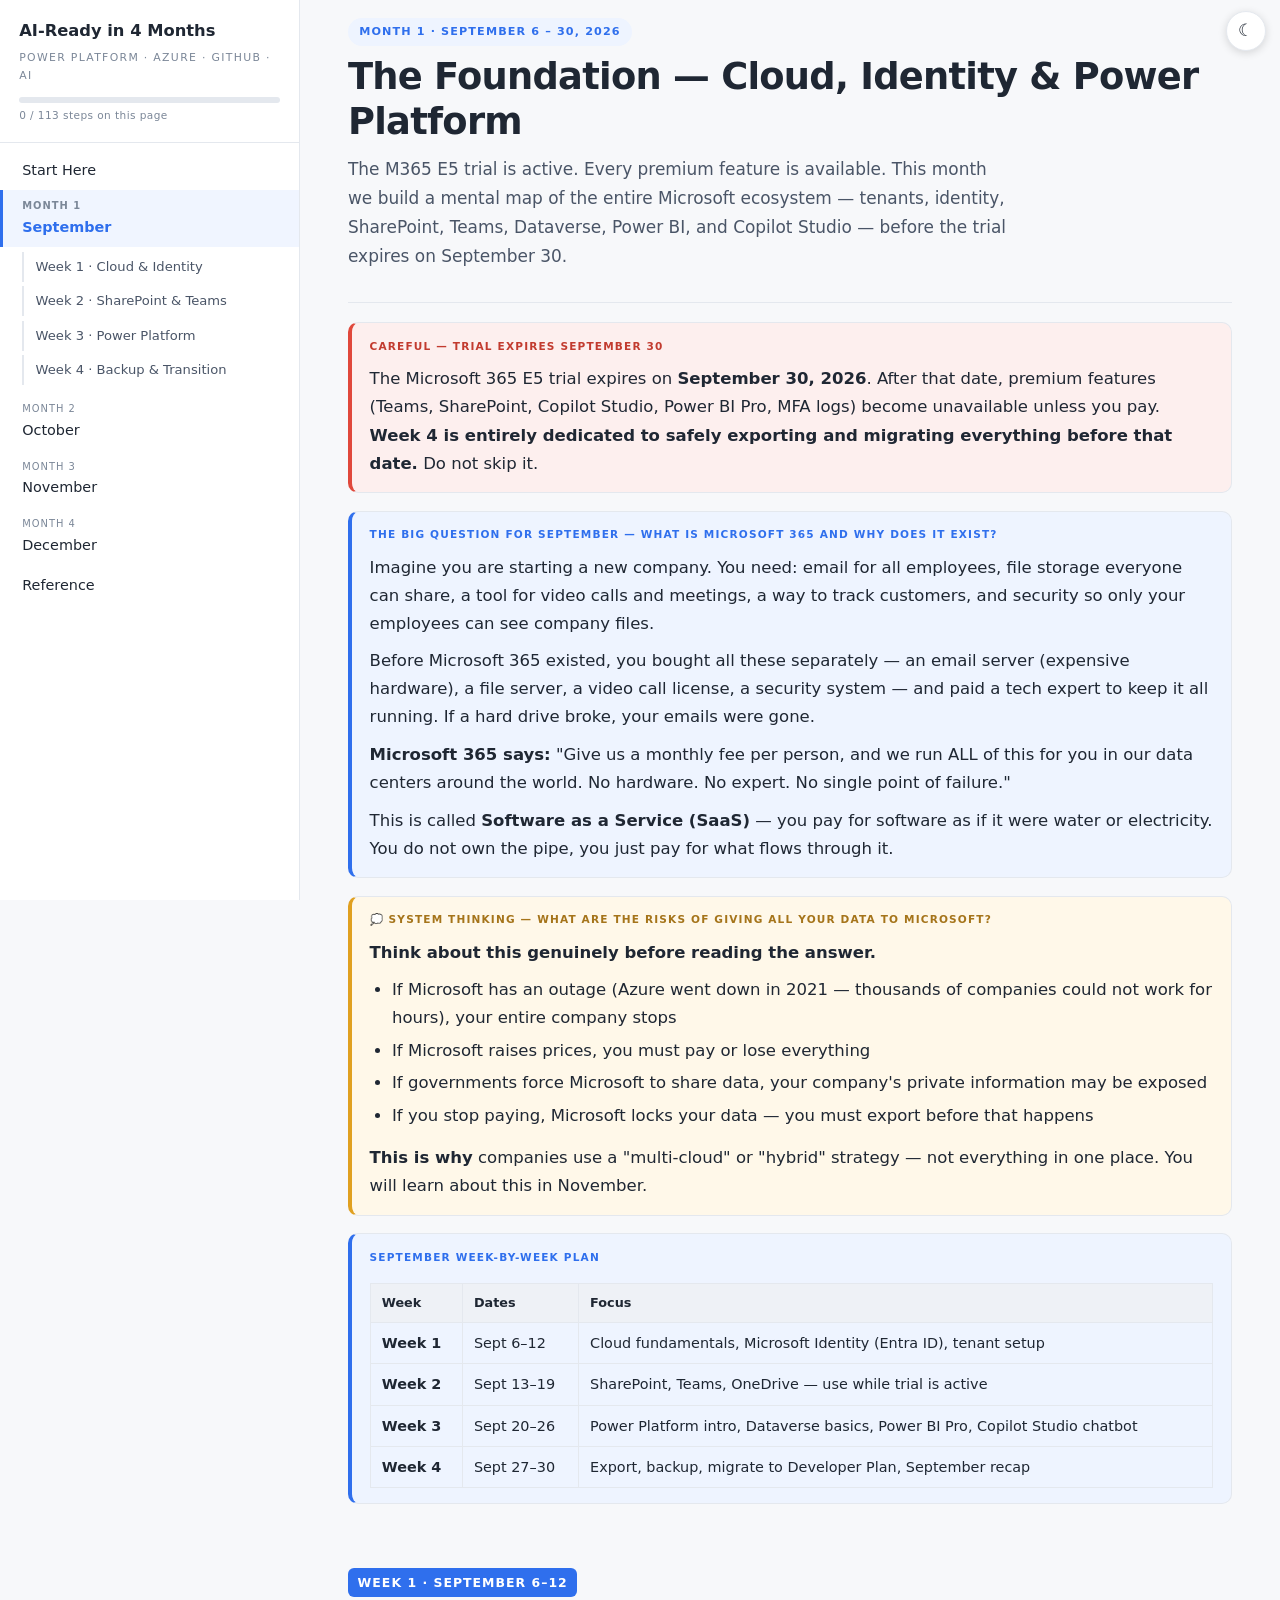
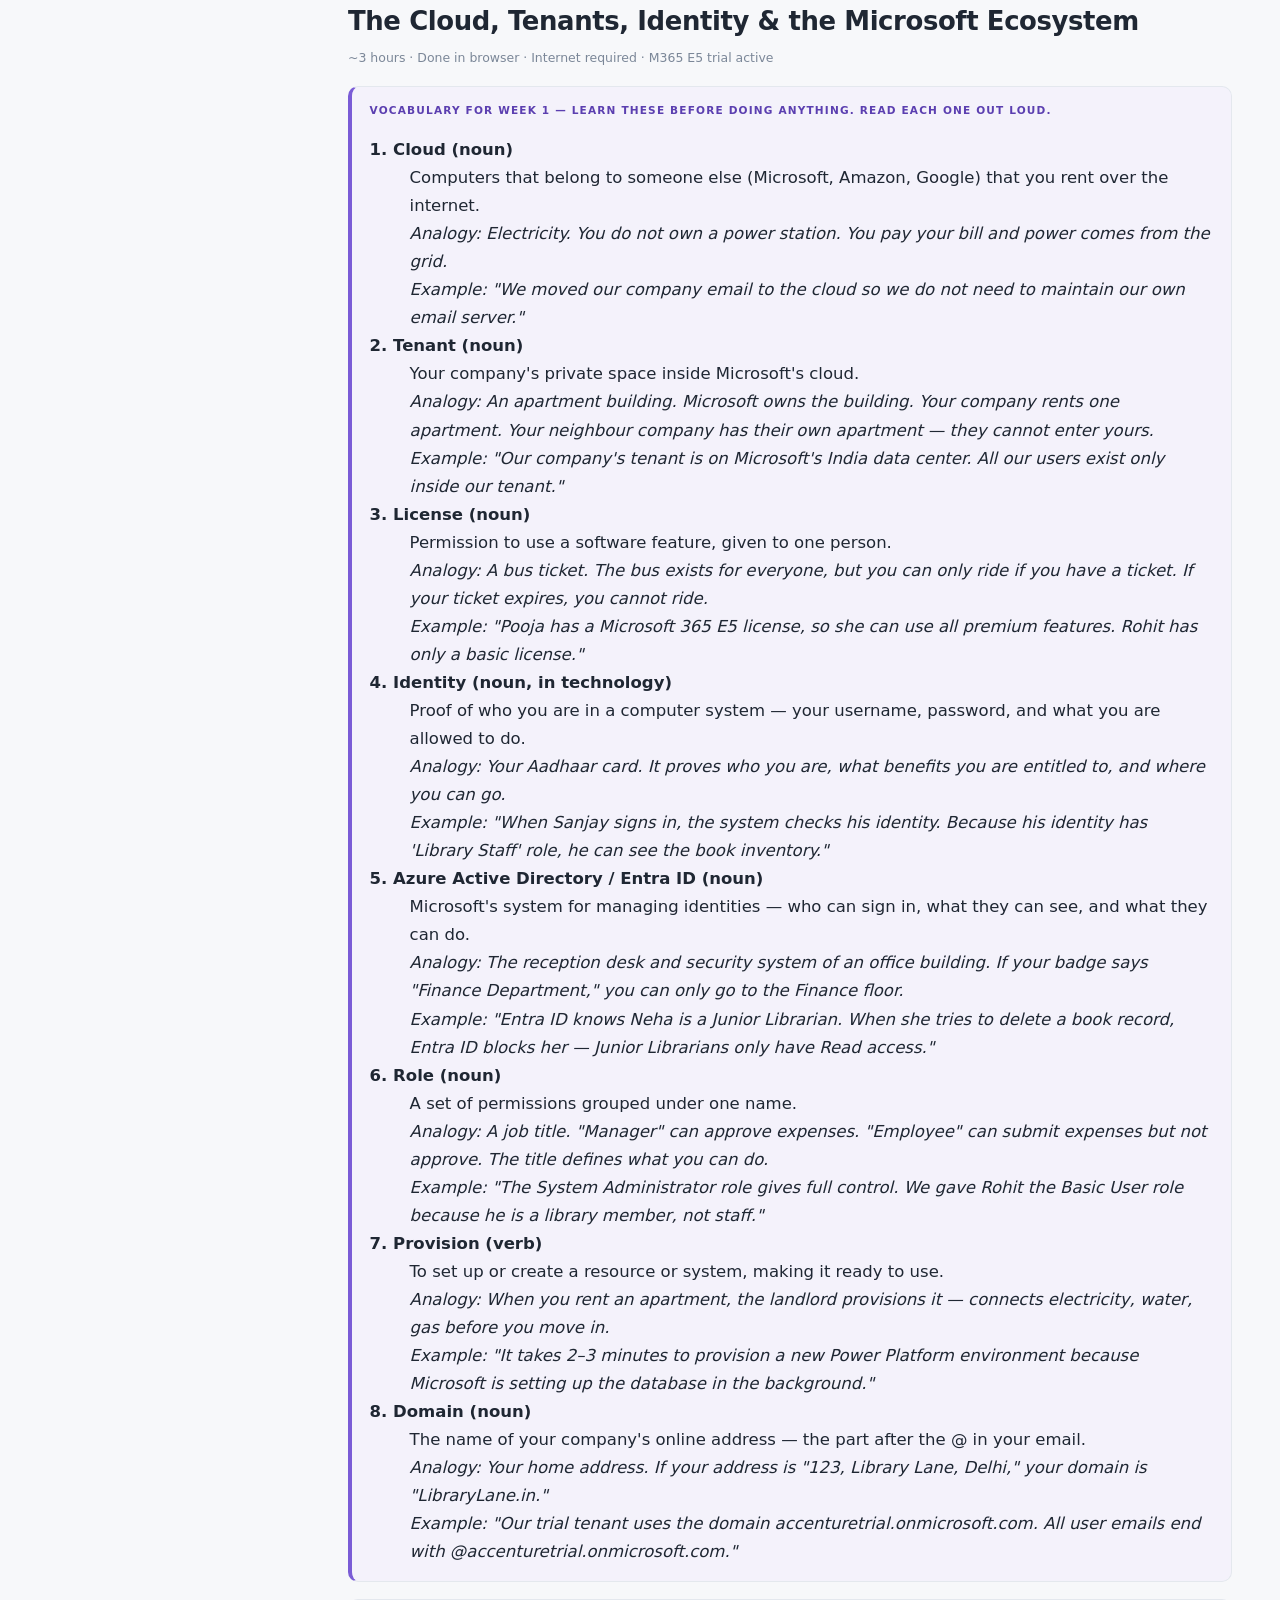
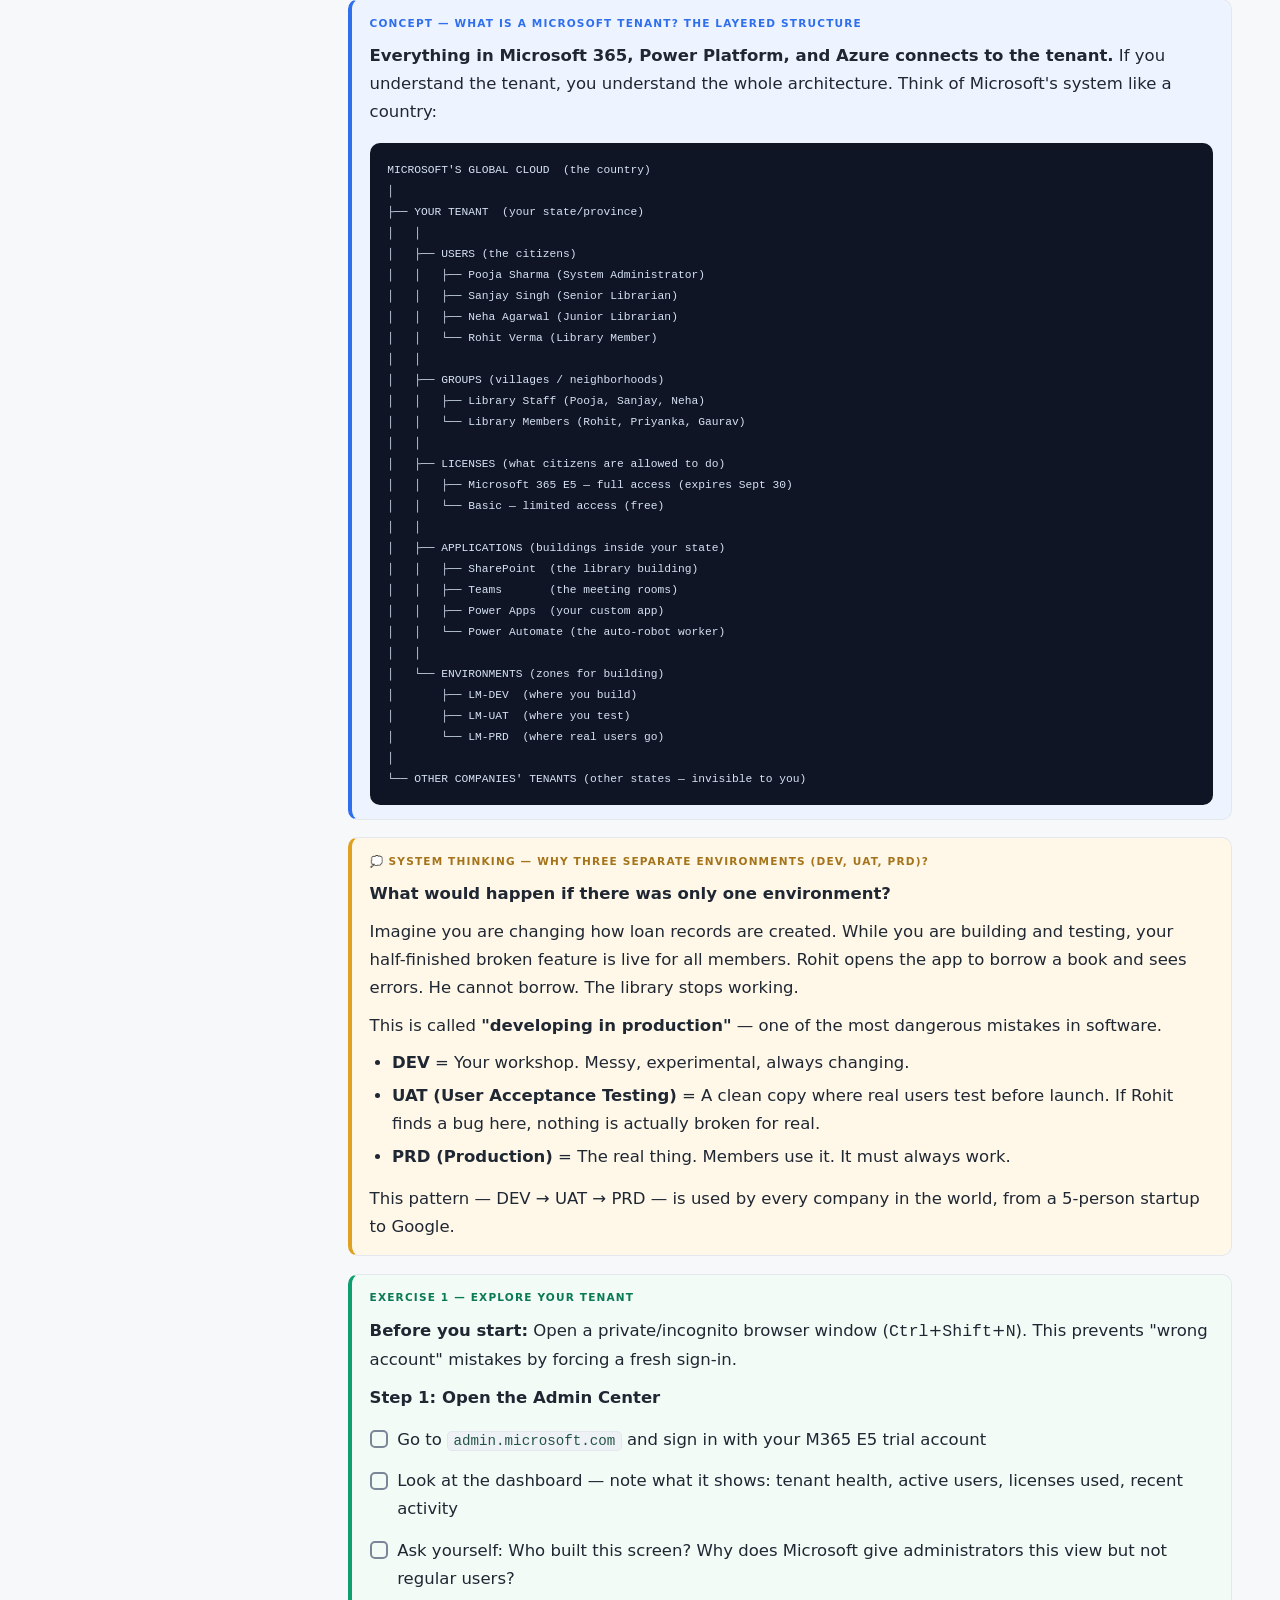
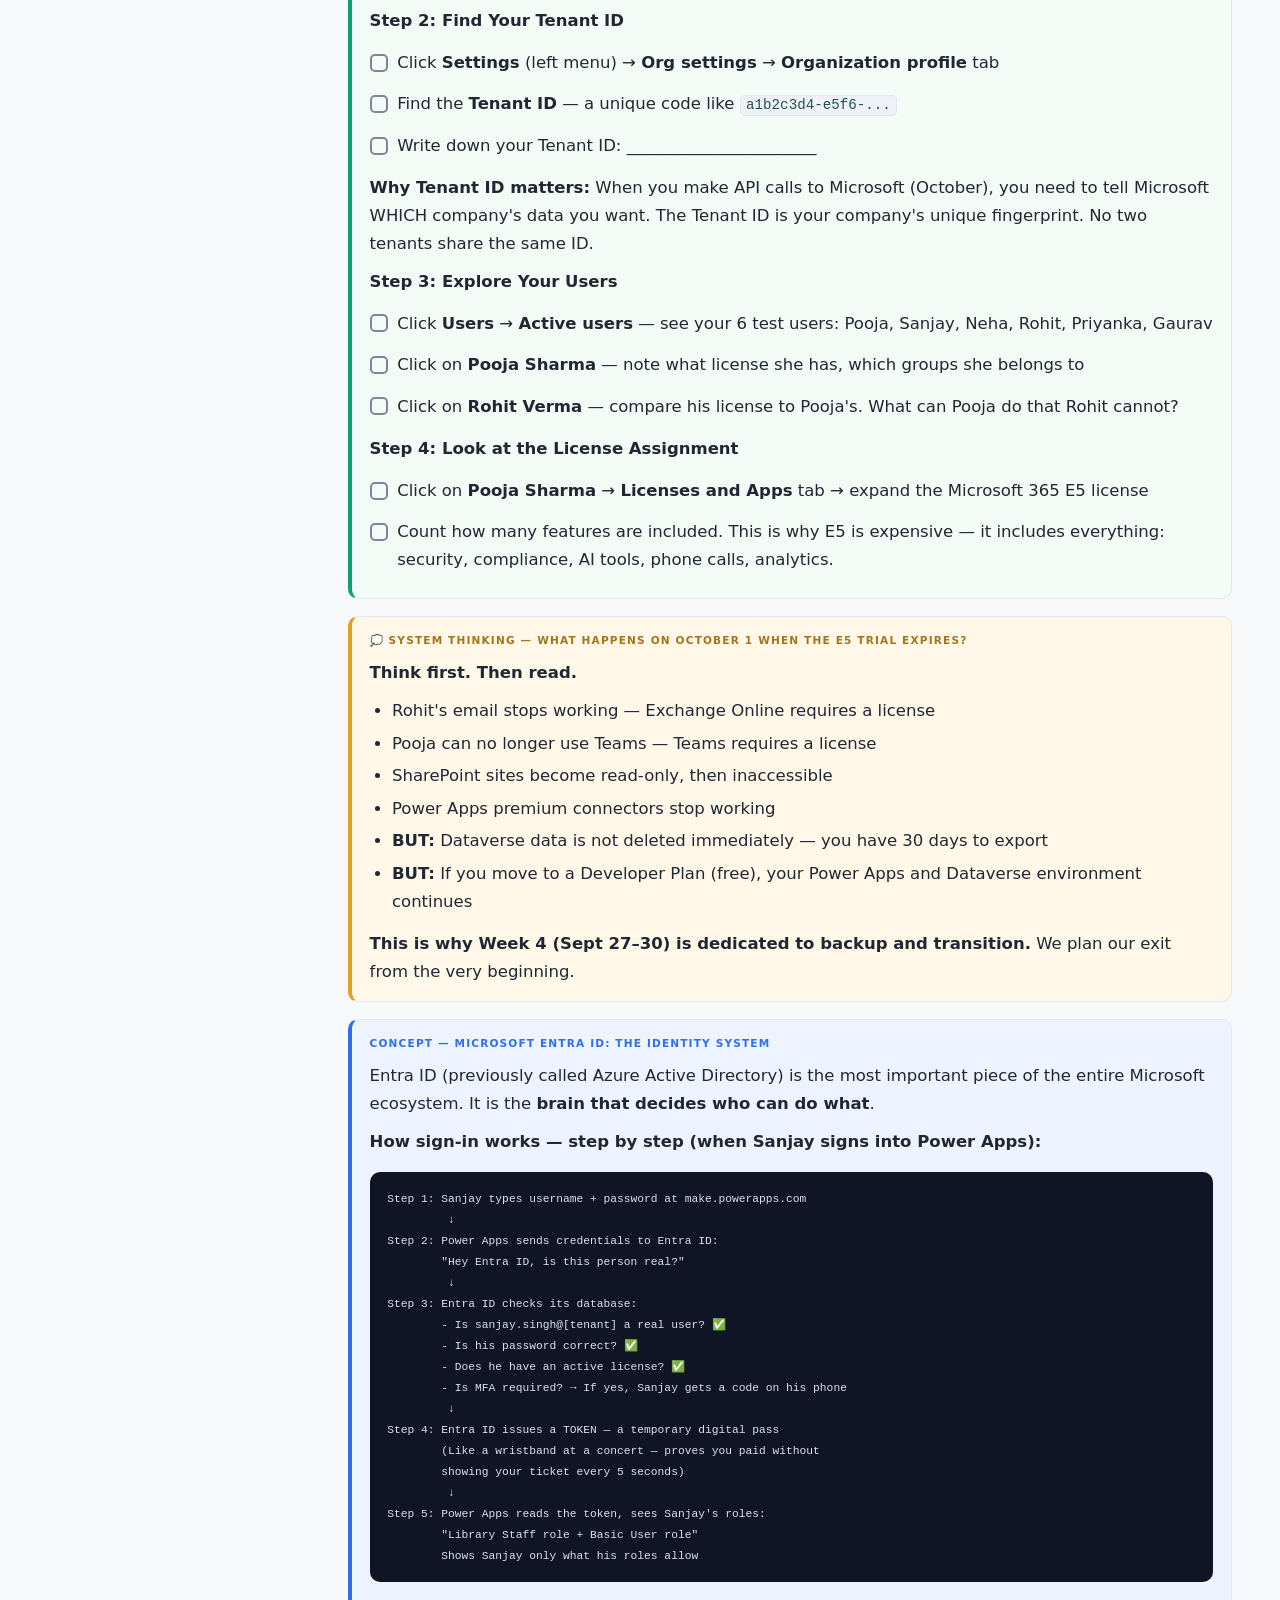
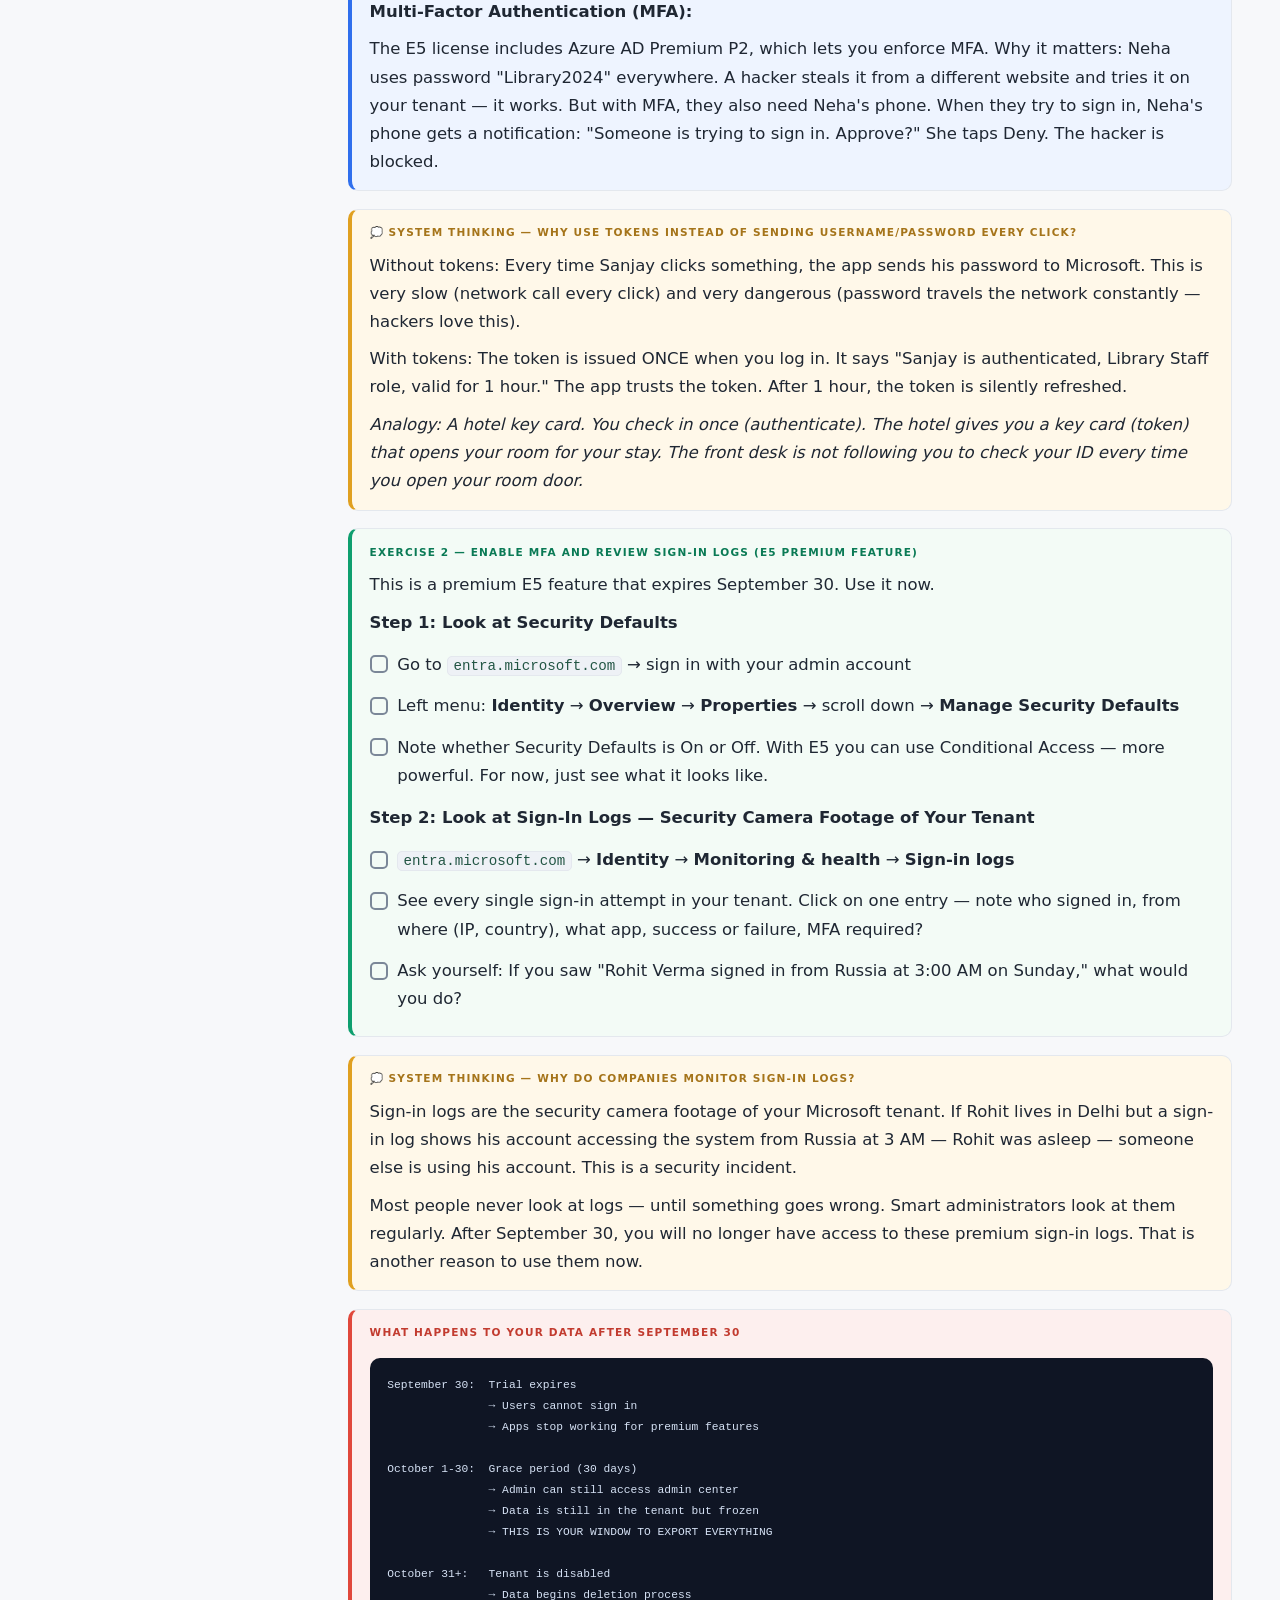
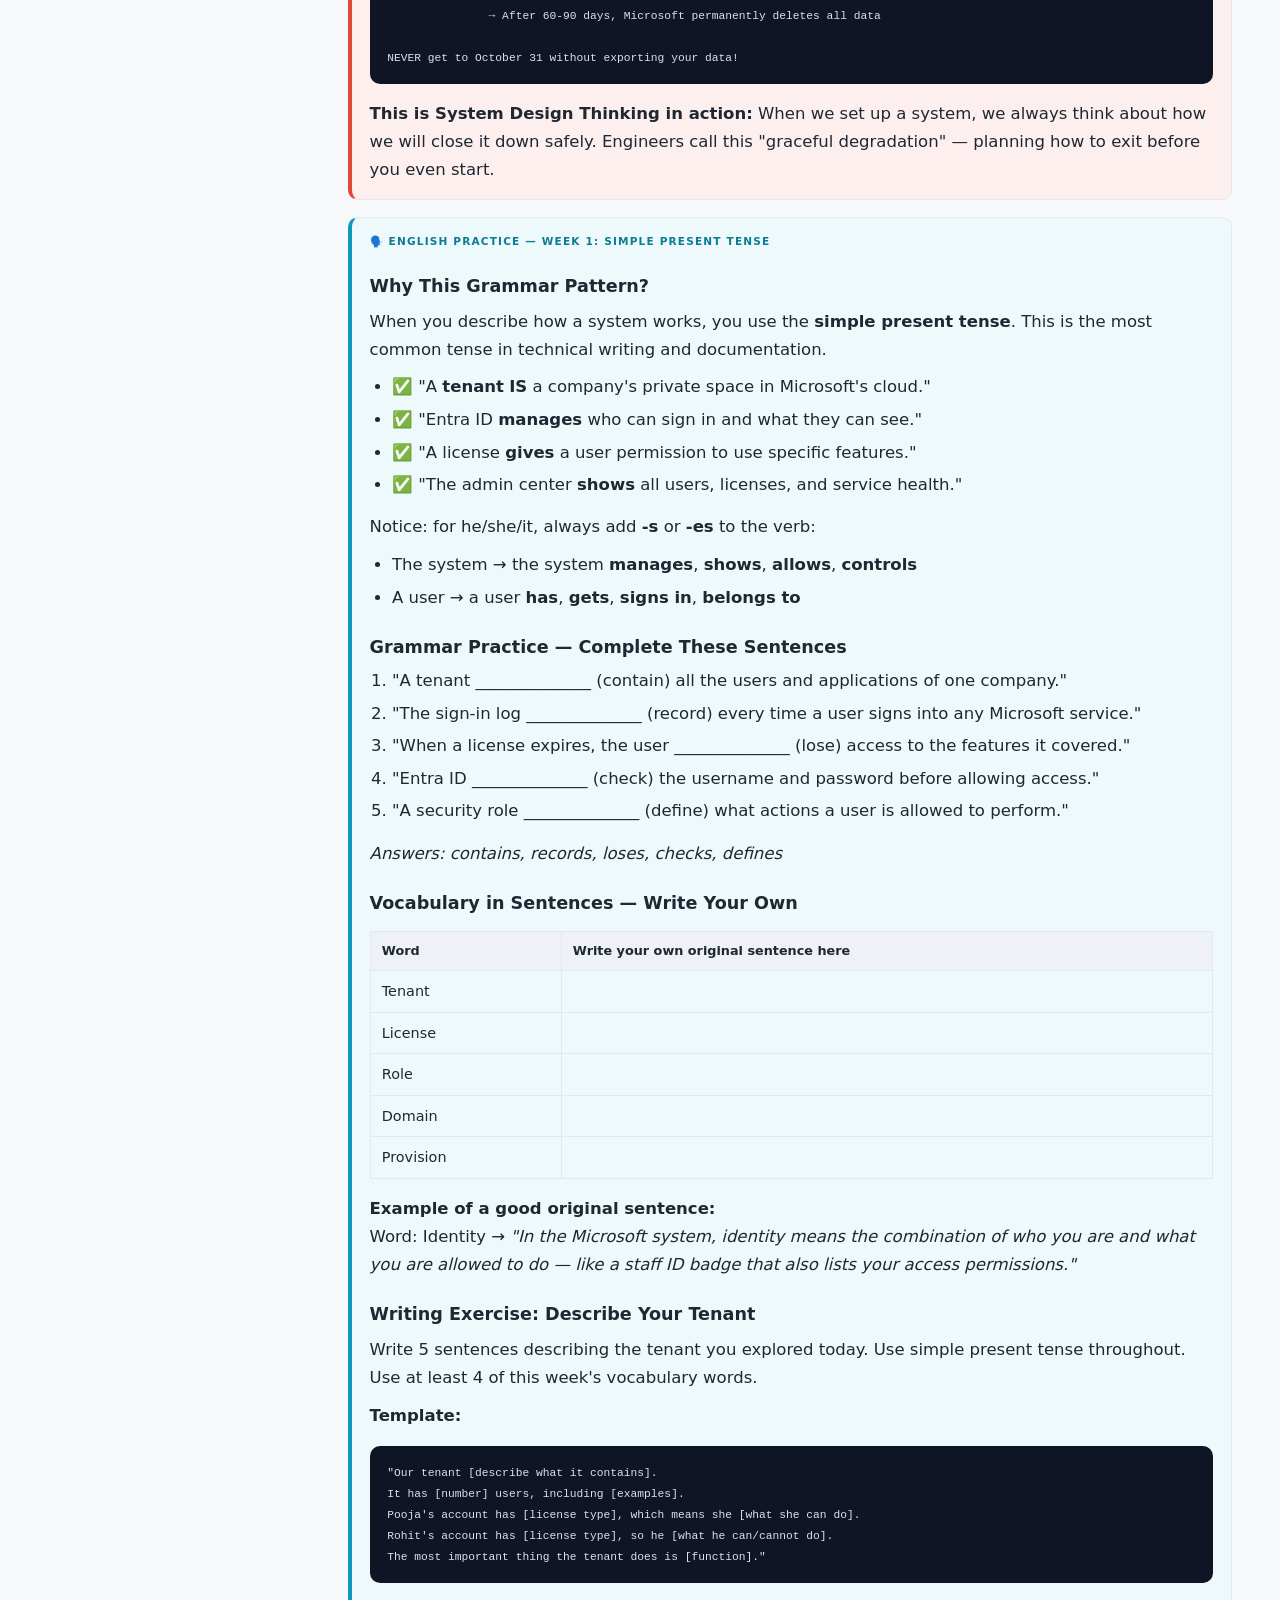
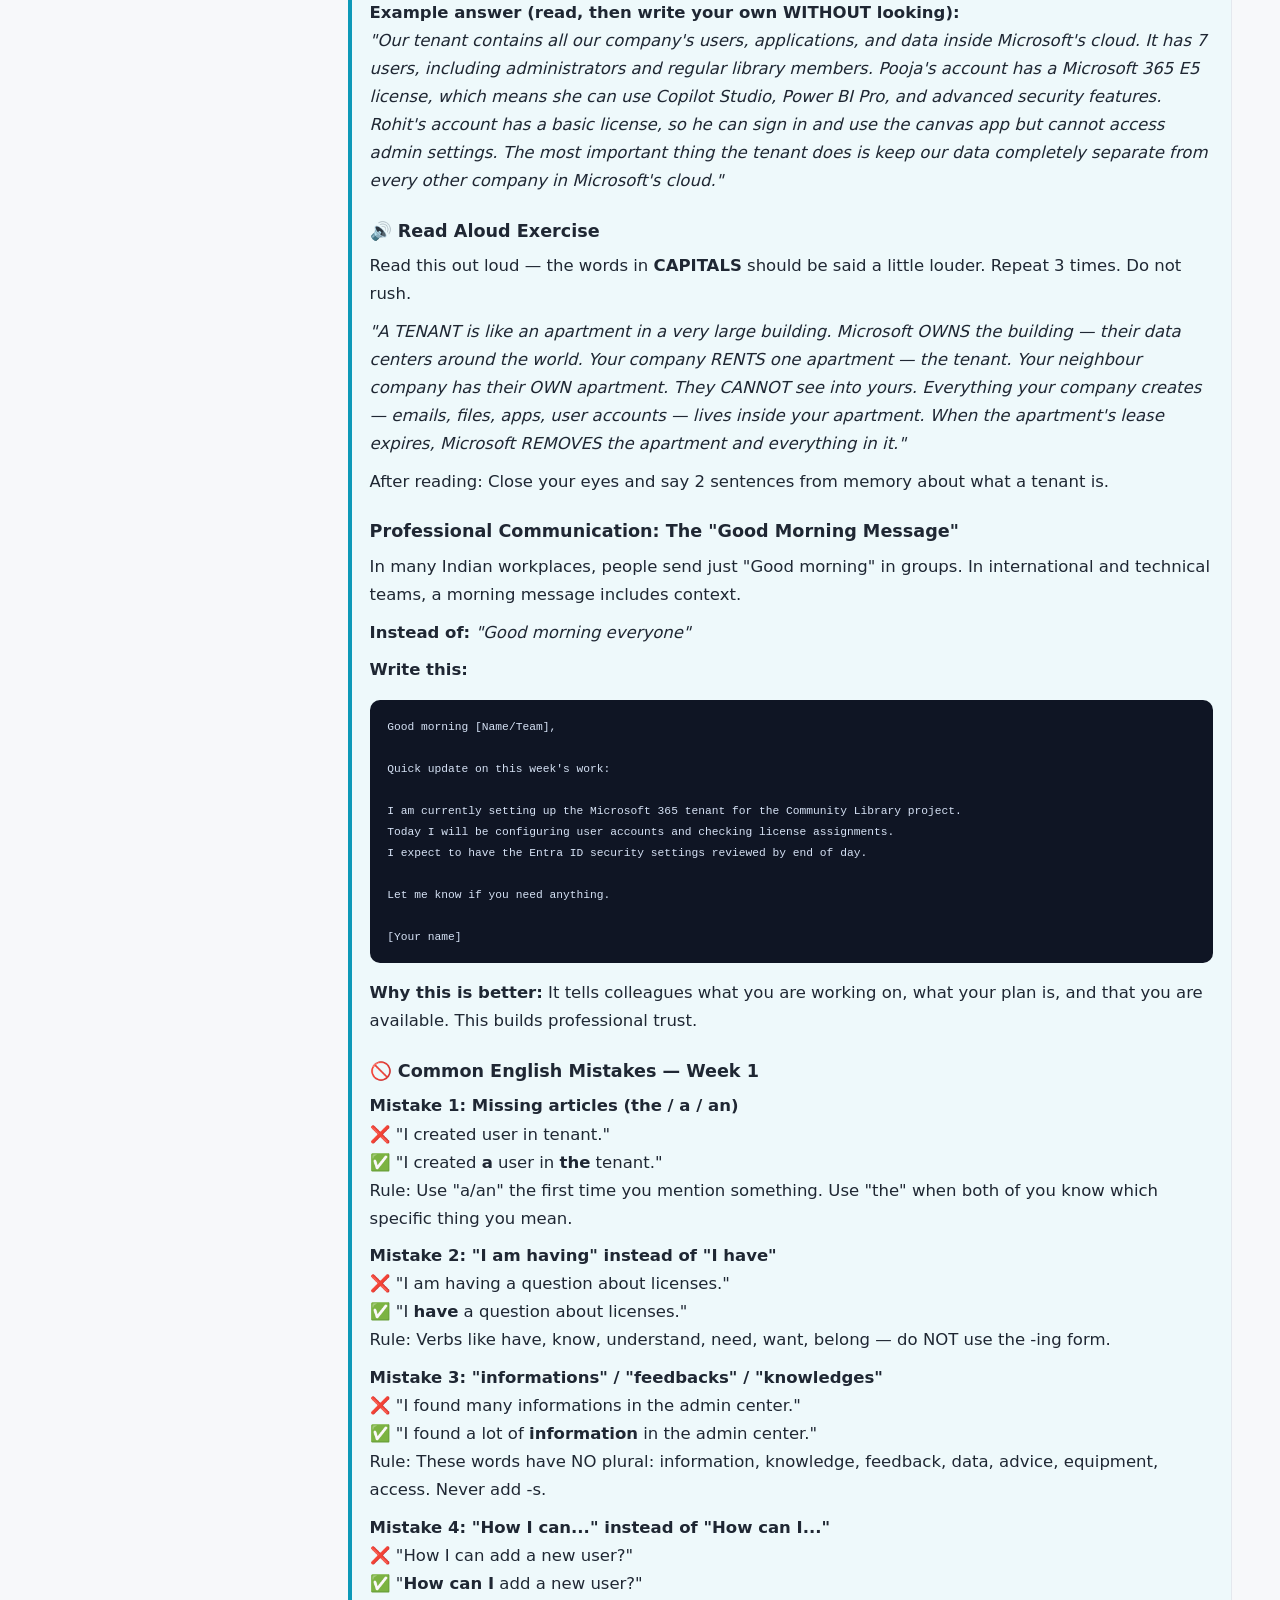
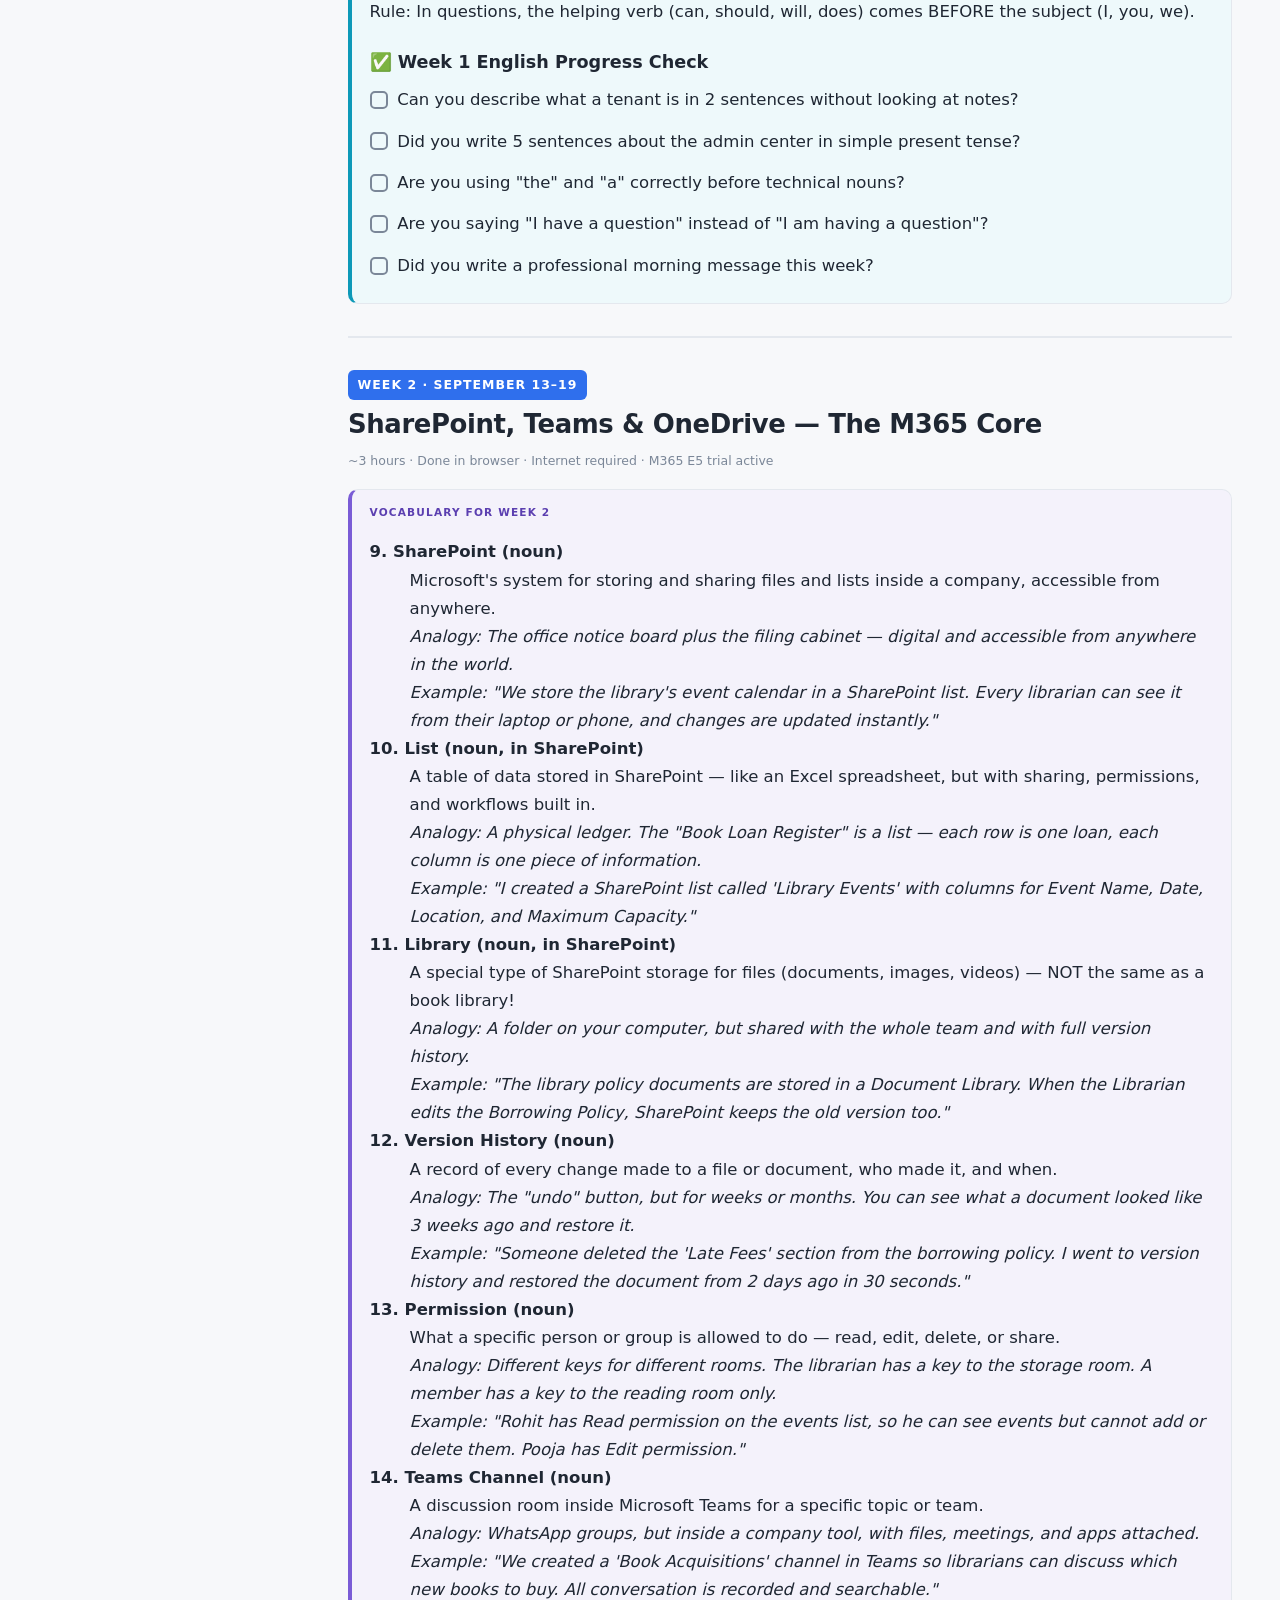
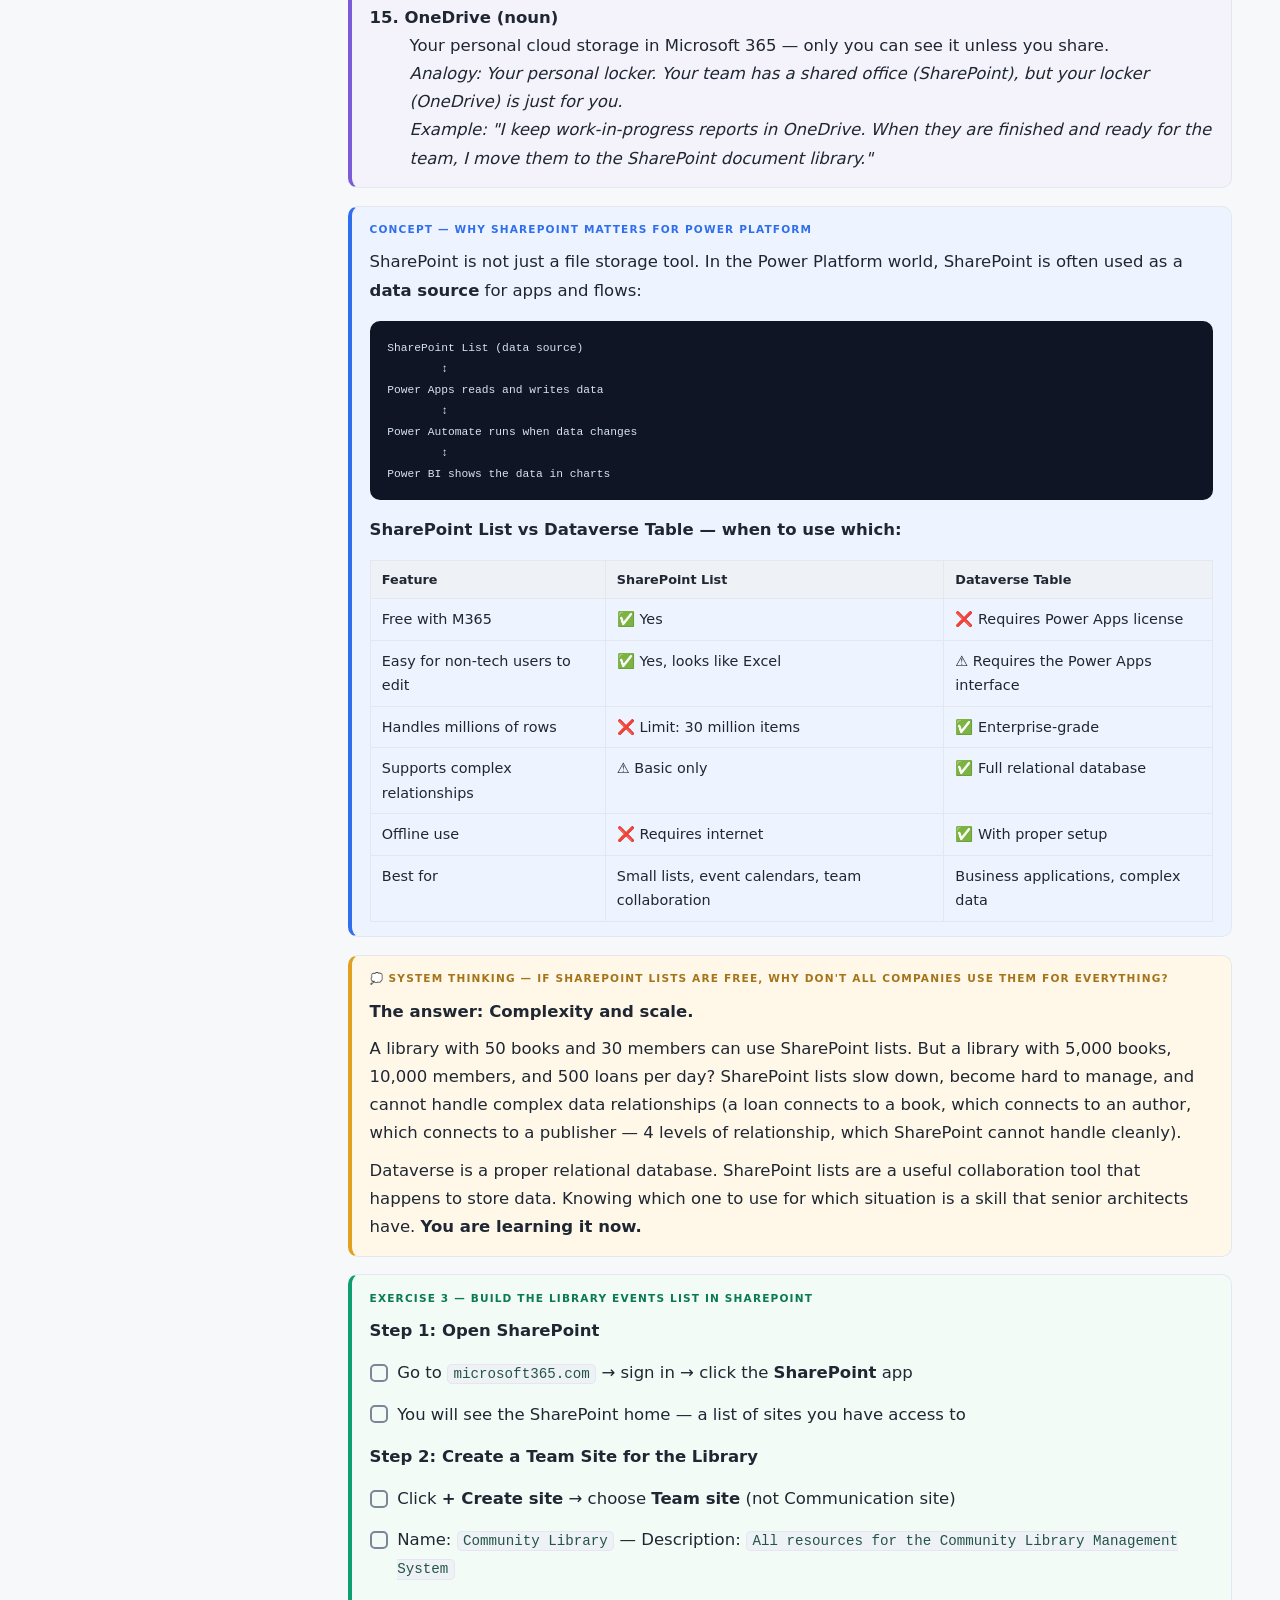
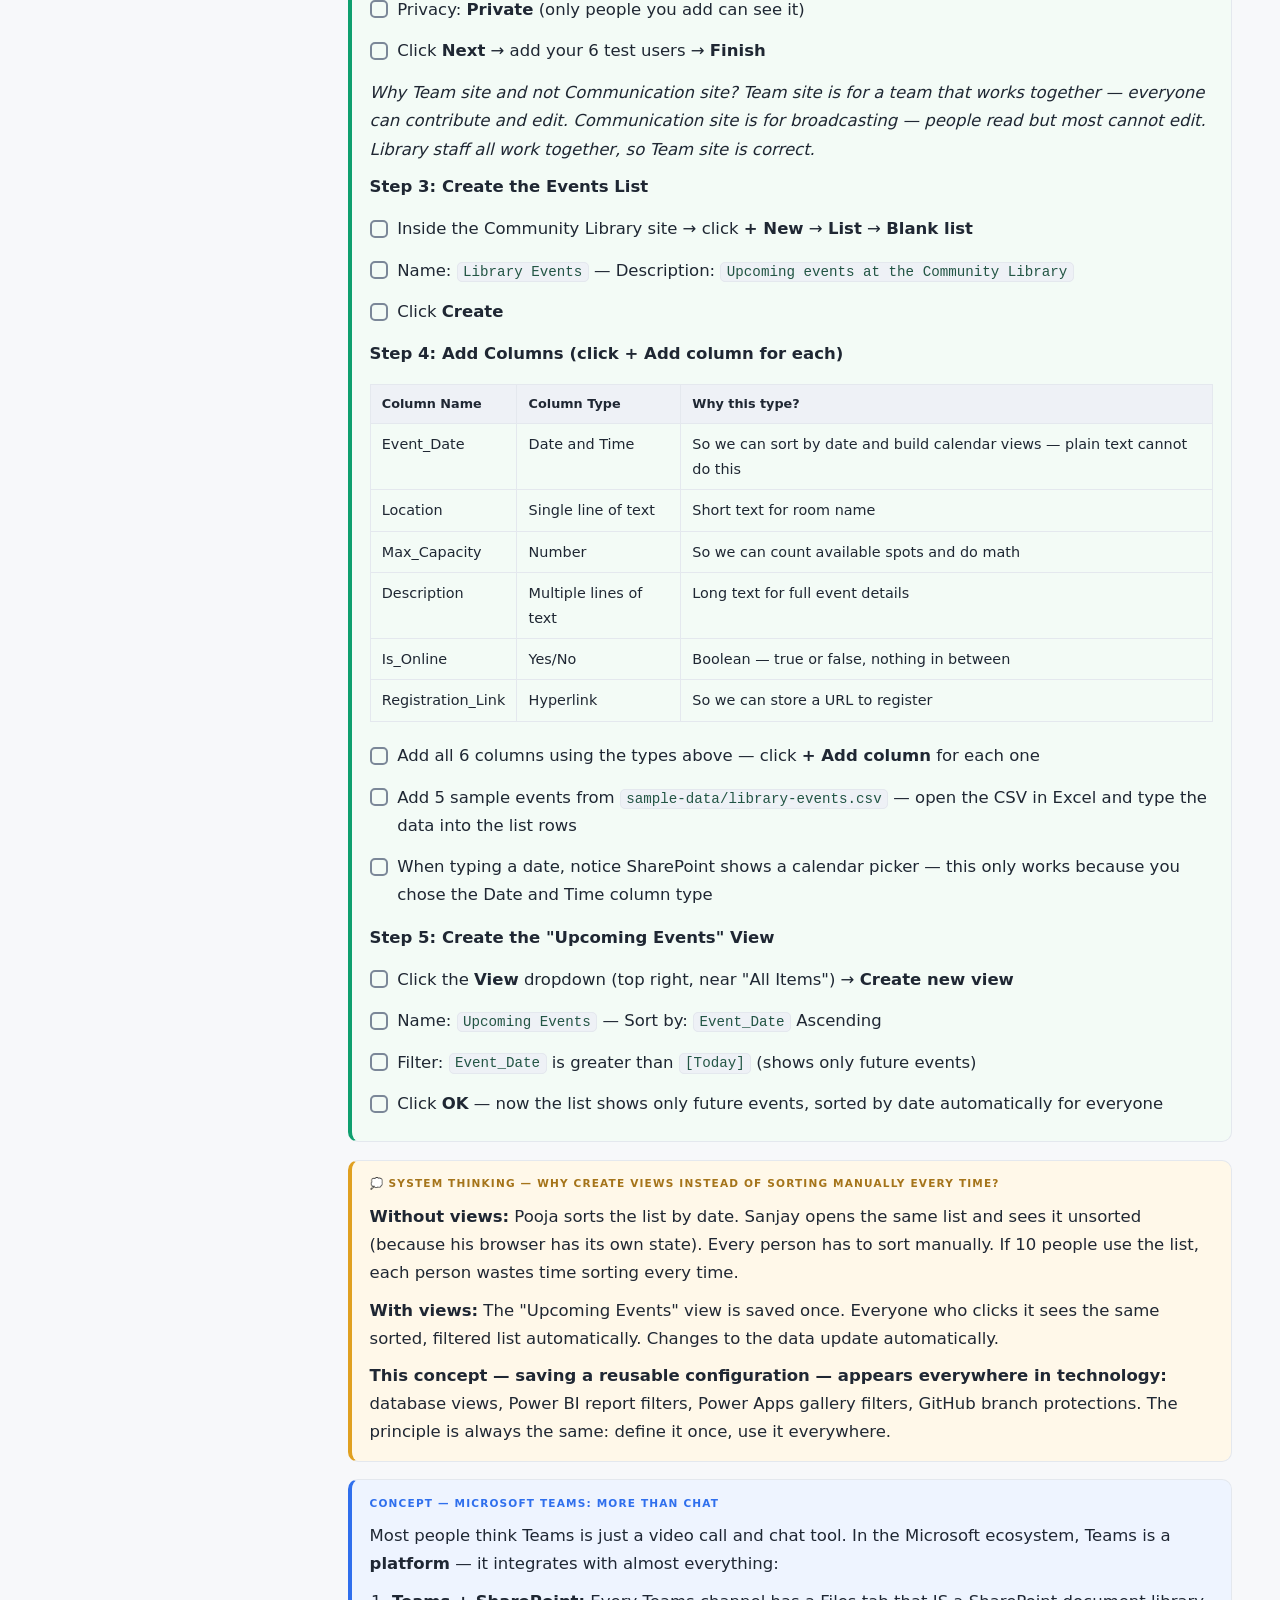
<file: phase1.html>
<!doctype html>
<html lang="en">
<head>
<meta charset="utf-8">
<meta name="viewport" content="width=device-width, initial-scale=1">
<title>Month 1 — September · AI-Ready in 4 Months</title>
<link rel="stylesheet" href="assets/course.css">
</head>
<body data-page="phase1">
<button id="menu" aria-label="Menu">☰</button>
<aside id="rail">
  <div class="brand"><a href="index.html">
    <div class="t">AI-Ready in 4 Months</div>
    <div class="s">Power Platform · Azure · GitHub · AI</div></a>
    <div class="prog"><i id="pfill"></i></div>
    <div class="progtxt"><span id="pnum">0</span> / <span id="ptot">0</span> steps on this page</div>
  </div>
  <nav id="nav"></nav>
</aside>

<main>

<header class="hero" id="top-hero">
  <span class="pill">Month 1 · September 6 – 30, 2026</span>
  <h1>The Foundation — Cloud, Identity &amp; Power Platform</h1>
  <p>The M365 E5 trial is active. Every premium feature is available. This month we build a mental map of the entire Microsoft ecosystem — tenants, identity, SharePoint, Teams, Dataverse, Power BI, and Copilot Studio — before the trial expires on September 30.</p>
</header>

<div class="card c-warn"><span class="lab">Careful — Trial Expires September 30</span>
<p>The Microsoft 365 E5 trial expires on <strong>September 30, 2026</strong>. After that date, premium features (Teams, SharePoint, Copilot Studio, Power BI Pro, MFA logs) become unavailable unless you pay. <strong>Week 4 is entirely dedicated to safely exporting and migrating everything before that date.</strong> Do not skip it.</p>
</div>

<div class="card c-concept"><span class="lab">The Big Question for September — What IS Microsoft 365 and why does it exist?</span>
<p>Imagine you are starting a new company. You need: email for all employees, file storage everyone can share, a tool for video calls and meetings, a way to track customers, and security so only your employees can see company files.</p>
<p>Before Microsoft 365 existed, you bought all these separately — an email server (expensive hardware), a file server, a video call license, a security system — and paid a tech expert to keep it all running. If a hard drive broke, your emails were gone.</p>
<p><strong>Microsoft 365 says:</strong> "Give us a monthly fee per person, and we run ALL of this for you in our data centers around the world. No hardware. No expert. No single point of failure."</p>
<p>This is called <strong>Software as a Service (SaaS)</strong> — you pay for software as if it were water or electricity. You do not own the pipe, you just pay for what flows through it.</p>
</div>

<div class="card c-tip"><span class="lab">💭 System Thinking — What are the risks of giving ALL your data to Microsoft?</span>
<p><strong>Think about this genuinely before reading the answer.</strong></p>
<ul>
  <li>If Microsoft has an outage (Azure went down in 2021 — thousands of companies could not work for hours), your entire company stops</li>
  <li>If Microsoft raises prices, you must pay or lose everything</li>
  <li>If governments force Microsoft to share data, your company's private information may be exposed</li>
  <li>If you stop paying, Microsoft locks your data — you must export before that happens</li>
</ul>
<p><strong>This is why</strong> companies use a "multi-cloud" or "hybrid" strategy — not everything in one place. You will learn about this in November.</p>
</div>

<div class="card c-concept"><span class="lab">September Week-by-Week Plan</span>
<table>
<tr><th>Week</th><th>Dates</th><th>Focus</th></tr>
<tr><td><strong>Week 1</strong></td><td>Sept 6–12</td><td>Cloud fundamentals, Microsoft Identity (Entra ID), tenant setup</td></tr>
<tr><td><strong>Week 2</strong></td><td>Sept 13–19</td><td>SharePoint, Teams, OneDrive — use while trial is active</td></tr>
<tr><td><strong>Week 3</strong></td><td>Sept 20–26</td><td>Power Platform intro, Dataverse basics, Power BI Pro, Copilot Studio chatbot</td></tr>
<tr><td><strong>Week 4</strong></td><td>Sept 27–30</td><td>Export, backup, migrate to Developer Plan, September recap</td></tr>
</table>
</div>

<!-- ═══════════════════════════════════════════════════════ -->
<section class="day" id="week1">
<div class="dhead"><span class="dnum">Week 1 · September 6–12</span></div>
<h2>The Cloud, Tenants, Identity &amp; the Microsoft Ecosystem</h2>
<p class="meta">~3 hours · Done in browser · Internet required · M365 E5 trial active</p>

<div class="card c-gloss"><span class="lab">Vocabulary for Week 1 — Learn these before doing anything. Read each one out loud.</span>
<dl>
  <dt><strong>1. Cloud (noun)</strong></dt>
  <dd>Computers that belong to someone else (Microsoft, Amazon, Google) that you rent over the internet.<br>
  <em>Analogy: Electricity. You do not own a power station. You pay your bill and power comes from the grid.</em><br>
  <em>Example: "We moved our company email to the cloud so we do not need to maintain our own email server."</em></dd>

  <dt><strong>2. Tenant (noun)</strong></dt>
  <dd>Your company's private space inside Microsoft's cloud.<br>
  <em>Analogy: An apartment building. Microsoft owns the building. Your company rents one apartment. Your neighbour company has their own apartment — they cannot enter yours.</em><br>
  <em>Example: "Our company's tenant is on Microsoft's India data center. All our users exist only inside our tenant."</em></dd>

  <dt><strong>3. License (noun)</strong></dt>
  <dd>Permission to use a software feature, given to one person.<br>
  <em>Analogy: A bus ticket. The bus exists for everyone, but you can only ride if you have a ticket. If your ticket expires, you cannot ride.</em><br>
  <em>Example: "Pooja has a Microsoft 365 E5 license, so she can use all premium features. Rohit has only a basic license."</em></dd>

  <dt><strong>4. Identity (noun, in technology)</strong></dt>
  <dd>Proof of who you are in a computer system — your username, password, and what you are allowed to do.<br>
  <em>Analogy: Your Aadhaar card. It proves who you are, what benefits you are entitled to, and where you can go.</em><br>
  <em>Example: "When Sanjay signs in, the system checks his identity. Because his identity has 'Library Staff' role, he can see the book inventory."</em></dd>

  <dt><strong>5. Azure Active Directory / Entra ID (noun)</strong></dt>
  <dd>Microsoft's system for managing identities — who can sign in, what they can see, and what they can do.<br>
  <em>Analogy: The reception desk and security system of an office building. If your badge says "Finance Department," you can only go to the Finance floor.</em><br>
  <em>Example: "Entra ID knows Neha is a Junior Librarian. When she tries to delete a book record, Entra ID blocks her — Junior Librarians only have Read access."</em></dd>

  <dt><strong>6. Role (noun)</strong></dt>
  <dd>A set of permissions grouped under one name.<br>
  <em>Analogy: A job title. "Manager" can approve expenses. "Employee" can submit expenses but not approve. The title defines what you can do.</em><br>
  <em>Example: "The System Administrator role gives full control. We gave Rohit the Basic User role because he is a library member, not staff."</em></dd>

  <dt><strong>7. Provision (verb)</strong></dt>
  <dd>To set up or create a resource or system, making it ready to use.<br>
  <em>Analogy: When you rent an apartment, the landlord provisions it — connects electricity, water, gas before you move in.</em><br>
  <em>Example: "It takes 2–3 minutes to provision a new Power Platform environment because Microsoft is setting up the database in the background."</em></dd>

  <dt><strong>8. Domain (noun)</strong></dt>
  <dd>The name of your company's online address — the part after the @ in your email.<br>
  <em>Analogy: Your home address. If your address is "123, Library Lane, Delhi," your domain is "LibraryLane.in."</em><br>
  <em>Example: "Our trial tenant uses the domain accenturetrial.onmicrosoft.com. All user emails end with @accenturetrial.onmicrosoft.com."</em></dd>
</dl>
</div>

<div class="card c-concept"><span class="lab">Concept — What Is a Microsoft Tenant? The Layered Structure</span>
<p><strong>Everything in Microsoft 365, Power Platform, and Azure connects to the tenant.</strong> If you understand the tenant, you understand the whole architecture. Think of Microsoft's system like a country:</p>
<pre><code>MICROSOFT'S GLOBAL CLOUD  (the country)
│
├── YOUR TENANT  (your state/province)
│   │
│   ├── USERS (the citizens)
│   │   ├── Pooja Sharma (System Administrator)
│   │   ├── Sanjay Singh (Senior Librarian)
│   │   ├── Neha Agarwal (Junior Librarian)
│   │   └── Rohit Verma (Library Member)
│   │
│   ├── GROUPS (villages / neighborhoods)
│   │   ├── Library Staff (Pooja, Sanjay, Neha)
│   │   └── Library Members (Rohit, Priyanka, Gaurav)
│   │
│   ├── LICENSES (what citizens are allowed to do)
│   │   ├── Microsoft 365 E5 — full access (expires Sept 30)
│   │   └── Basic — limited access (free)
│   │
│   ├── APPLICATIONS (buildings inside your state)
│   │   ├── SharePoint  (the library building)
│   │   ├── Teams       (the meeting rooms)
│   │   ├── Power Apps  (your custom app)
│   │   └── Power Automate (the auto-robot worker)
│   │
│   └── ENVIRONMENTS (zones for building)
│       ├── LM-DEV  (where you build)
│       ├── LM-UAT  (where you test)
│       └── LM-PRD  (where real users go)
│
└── OTHER COMPANIES' TENANTS (other states — invisible to you)</code></pre>
</div>

<div class="card c-tip"><span class="lab">💭 System Thinking — Why three separate environments (DEV, UAT, PRD)?</span>
<p><strong>What would happen if there was only one environment?</strong></p>
<p>Imagine you are changing how loan records are created. While you are building and testing, your half-finished broken feature is live for all members. Rohit opens the app to borrow a book and sees errors. He cannot borrow. The library stops working.</p>
<p>This is called <strong>"developing in production"</strong> — one of the most dangerous mistakes in software.</p>
<ul>
  <li><strong>DEV</strong> = Your workshop. Messy, experimental, always changing.</li>
  <li><strong>UAT (User Acceptance Testing)</strong> = A clean copy where real users test before launch. If Rohit finds a bug here, nothing is actually broken for real.</li>
  <li><strong>PRD (Production)</strong> = The real thing. Members use it. It must always work.</li>
</ul>
<p>This pattern — DEV → UAT → PRD — is used by every company in the world, from a 5-person startup to Google.</p>
</div>

<div class="card c-do"><span class="lab">Exercise 1 — Explore Your Tenant</span>
<p><strong>Before you start:</strong> Open a private/incognito browser window (<kbd>Ctrl</kbd>+<kbd>Shift</kbd>+<kbd>N</kbd>). This prevents "wrong account" mistakes by forcing a fresh sign-in.</p>

<p><strong>Step 1: Open the Admin Center</strong></p>
<ul class="tasks">
  <li><span class="box"></span><span class="txt">Go to <code>admin.microsoft.com</code> and sign in with your M365 E5 trial account</span></li>
  <li><span class="box"></span><span class="txt">Look at the dashboard — note what it shows: tenant health, active users, licenses used, recent activity</span></li>
  <li><span class="box"></span><span class="txt">Ask yourself: Who built this screen? Why does Microsoft give administrators this view but not regular users?</span></li>
</ul>

<p><strong>Step 2: Find Your Tenant ID</strong></p>
<ul class="tasks">
  <li><span class="box"></span><span class="txt">Click <strong>Settings</strong> (left menu) → <strong>Org settings</strong> → <strong>Organization profile</strong> tab</span></li>
  <li><span class="box"></span><span class="txt">Find the <strong>Tenant ID</strong> — a unique code like <code>a1b2c3d4-e5f6-...</code></span></li>
  <li><span class="box"></span><span class="txt">Write down your Tenant ID: _______________________</span></li>
</ul>
<p><strong>Why Tenant ID matters:</strong> When you make API calls to Microsoft (October), you need to tell Microsoft WHICH company's data you want. The Tenant ID is your company's unique fingerprint. No two tenants share the same ID.</p>

<p><strong>Step 3: Explore Your Users</strong></p>
<ul class="tasks">
  <li><span class="box"></span><span class="txt">Click <strong>Users</strong> → <strong>Active users</strong> — see your 6 test users: Pooja, Sanjay, Neha, Rohit, Priyanka, Gaurav</span></li>
  <li><span class="box"></span><span class="txt">Click on <strong>Pooja Sharma</strong> — note what license she has, which groups she belongs to</span></li>
  <li><span class="box"></span><span class="txt">Click on <strong>Rohit Verma</strong> — compare his license to Pooja's. What can Pooja do that Rohit cannot?</span></li>
</ul>

<p><strong>Step 4: Look at the License Assignment</strong></p>
<ul class="tasks">
  <li><span class="box"></span><span class="txt">Click on <strong>Pooja Sharma</strong> → <strong>Licenses and Apps</strong> tab → expand the Microsoft 365 E5 license</span></li>
  <li><span class="box"></span><span class="txt">Count how many features are included. This is why E5 is expensive — it includes everything: security, compliance, AI tools, phone calls, analytics.</span></li>
</ul>
</div>

<div class="card c-tip"><span class="lab">💭 System Thinking — What happens on October 1 when the E5 trial expires?</span>
<p><strong>Think first. Then read.</strong></p>
<ul>
  <li>Rohit's email stops working — Exchange Online requires a license</li>
  <li>Pooja can no longer use Teams — Teams requires a license</li>
  <li>SharePoint sites become read-only, then inaccessible</li>
  <li>Power Apps premium connectors stop working</li>
  <li><strong>BUT:</strong> Dataverse data is not deleted immediately — you have 30 days to export</li>
  <li><strong>BUT:</strong> If you move to a Developer Plan (free), your Power Apps and Dataverse environment continues</li>
</ul>
<p><strong>This is why Week 4 (Sept 27–30) is dedicated to backup and transition.</strong> We plan our exit from the very beginning.</p>
</div>

<div class="card c-concept"><span class="lab">Concept — Microsoft Entra ID: The Identity System</span>
<p>Entra ID (previously called Azure Active Directory) is the most important piece of the entire Microsoft ecosystem. It is the <strong>brain that decides who can do what</strong>.</p>
<p><strong>How sign-in works — step by step (when Sanjay signs into Power Apps):</strong></p>
<pre><code>Step 1: Sanjay types username + password at make.powerapps.com
         ↓
Step 2: Power Apps sends credentials to Entra ID:
        "Hey Entra ID, is this person real?"
         ↓
Step 3: Entra ID checks its database:
        - Is sanjay.singh@[tenant] a real user? ✅
        - Is his password correct? ✅
        - Does he have an active license? ✅
        - Is MFA required? → If yes, Sanjay gets a code on his phone
         ↓
Step 4: Entra ID issues a TOKEN — a temporary digital pass
        (Like a wristband at a concert — proves you paid without
        showing your ticket every 5 seconds)
         ↓
Step 5: Power Apps reads the token, sees Sanjay's roles:
        "Library Staff role + Basic User role"
        Shows Sanjay only what his roles allow</code></pre>

<p><strong>Multi-Factor Authentication (MFA):</strong></p>
<p>The E5 license includes Azure AD Premium P2, which lets you enforce MFA. Why it matters: Neha uses password "Library2024" everywhere. A hacker steals it from a different website and tries it on your tenant — it works. But with MFA, they also need Neha's phone. When they try to sign in, Neha's phone gets a notification: "Someone is trying to sign in. Approve?" She taps Deny. The hacker is blocked.</p>
</div>

<div class="card c-tip"><span class="lab">💭 System Thinking — Why use Tokens instead of sending username/password every click?</span>
<p>Without tokens: Every time Sanjay clicks something, the app sends his password to Microsoft. This is very slow (network call every click) and very dangerous (password travels the network constantly — hackers love this).</p>
<p>With tokens: The token is issued ONCE when you log in. It says "Sanjay is authenticated, Library Staff role, valid for 1 hour." The app trusts the token. After 1 hour, the token is silently refreshed.</p>
<p><em>Analogy: A hotel key card. You check in once (authenticate). The hotel gives you a key card (token) that opens your room for your stay. The front desk is not following you to check your ID every time you open your room door.</em></p>
</div>

<div class="card c-do"><span class="lab">Exercise 2 — Enable MFA and Review Sign-In Logs (E5 Premium Feature)</span>
<p>This is a premium E5 feature that expires September 30. Use it now.</p>

<p><strong>Step 1: Look at Security Defaults</strong></p>
<ul class="tasks">
  <li><span class="box"></span><span class="txt">Go to <code>entra.microsoft.com</code> → sign in with your admin account</span></li>
  <li><span class="box"></span><span class="txt">Left menu: <strong>Identity</strong> → <strong>Overview</strong> → <strong>Properties</strong> → scroll down → <strong>Manage Security Defaults</strong></span></li>
  <li><span class="box"></span><span class="txt">Note whether Security Defaults is On or Off. With E5 you can use Conditional Access — more powerful. For now, just see what it looks like.</span></li>
</ul>

<p><strong>Step 2: Look at Sign-In Logs — Security Camera Footage of Your Tenant</strong></p>
<ul class="tasks">
  <li><span class="box"></span><span class="txt"><code>entra.microsoft.com</code> → <strong>Identity</strong> → <strong>Monitoring &amp; health</strong> → <strong>Sign-in logs</strong></span></li>
  <li><span class="box"></span><span class="txt">See every single sign-in attempt in your tenant. Click on one entry — note who signed in, from where (IP, country), what app, success or failure, MFA required?</span></li>
  <li><span class="box"></span><span class="txt">Ask yourself: If you saw "Rohit Verma signed in from Russia at 3:00 AM on Sunday," what would you do?</span></li>
</ul>
</div>

<div class="card c-tip"><span class="lab">💭 System Thinking — Why do companies monitor sign-in logs?</span>
<p>Sign-in logs are the security camera footage of your Microsoft tenant. If Rohit lives in Delhi but a sign-in log shows his account accessing the system from Russia at 3 AM — Rohit was asleep — someone else is using his account. This is a security incident.</p>
<p>Most people never look at logs — until something goes wrong. Smart administrators look at them regularly. After September 30, you will no longer have access to these premium sign-in logs. That is another reason to use them now.</p>
</div>

<div class="card c-warn"><span class="lab">What Happens to Your Data After September 30</span>
<pre><code>September 30:  Trial expires
               → Users cannot sign in
               → Apps stop working for premium features

October 1-30:  Grace period (30 days)
               → Admin can still access admin center
               → Data is still in the tenant but frozen
               → THIS IS YOUR WINDOW TO EXPORT EVERYTHING

October 31+:   Tenant is disabled
               → Data begins deletion process
               → After 60-90 days, Microsoft permanently deletes all data

NEVER get to October 31 without exporting your data!</code></pre>
<p><strong>This is System Design Thinking in action:</strong> When we set up a system, we always think about how we will close it down safely. Engineers call this "graceful degradation" — planning how to exit before you even start.</p>
</div>

<div class="card c-check"><span class="lab">🗣️ English Practice — Week 1: Simple Present Tense</span>
<h3>Why This Grammar Pattern?</h3>
<p>When you describe how a system works, you use the <strong>simple present tense</strong>. This is the most common tense in technical writing and documentation.</p>
<ul>
  <li>✅ "A <strong>tenant</strong> <strong>IS</strong> a company's private space in Microsoft's cloud."</li>
  <li>✅ "Entra ID <strong>manages</strong> who can sign in and what they can see."</li>
  <li>✅ "A license <strong>gives</strong> a user permission to use specific features."</li>
  <li>✅ "The admin center <strong>shows</strong> all users, licenses, and service health."</li>
</ul>
<p>Notice: for he/she/it, always add <strong>-s</strong> or <strong>-es</strong> to the verb:</p>
<ul>
  <li>The system → the system <strong>manages</strong>, <strong>shows</strong>, <strong>allows</strong>, <strong>controls</strong></li>
  <li>A user → a user <strong>has</strong>, <strong>gets</strong>, <strong>signs in</strong>, <strong>belongs to</strong></li>
</ul>

<h3>Grammar Practice — Complete These Sentences</h3>
<ol>
  <li>"A tenant ______________ (contain) all the users and applications of one company."</li>
  <li>"The sign-in log ______________ (record) every time a user signs into any Microsoft service."</li>
  <li>"When a license expires, the user ______________ (lose) access to the features it covered."</li>
  <li>"Entra ID ______________ (check) the username and password before allowing access."</li>
  <li>"A security role ______________ (define) what actions a user is allowed to perform."</li>
</ol>
<p><em>Answers: contains, records, loses, checks, defines</em></p>

<h3>Vocabulary in Sentences — Write Your Own</h3>
<table>
<tr><th>Word</th><th>Write your own original sentence here</th></tr>
<tr><td>Tenant</td><td></td></tr>
<tr><td>License</td><td></td></tr>
<tr><td>Role</td><td></td></tr>
<tr><td>Domain</td><td></td></tr>
<tr><td>Provision</td><td></td></tr>
</table>
<p><strong>Example of a good original sentence:</strong><br>
Word: Identity → <em>"In the Microsoft system, identity means the combination of who you are and what you are allowed to do — like a staff ID badge that also lists your access permissions."</em></p>

<h3>Writing Exercise: Describe Your Tenant</h3>
<p>Write 5 sentences describing the tenant you explored today. Use simple present tense throughout. Use at least 4 of this week's vocabulary words.</p>
<p><strong>Template:</strong></p>
<pre><code>"Our tenant [describe what it contains].
It has [number] users, including [examples].
Pooja's account has [license type], which means she [what she can do].
Rohit's account has [license type], so he [what he can/cannot do].
The most important thing the tenant does is [function]."</code></pre>
<p><strong>Example answer (read, then write your own WITHOUT looking):</strong><br>
<em>"Our tenant contains all our company's users, applications, and data inside Microsoft's cloud. It has 7 users, including administrators and regular library members. Pooja's account has a Microsoft 365 E5 license, which means she can use Copilot Studio, Power BI Pro, and advanced security features. Rohit's account has a basic license, so he can sign in and use the canvas app but cannot access admin settings. The most important thing the tenant does is keep our data completely separate from every other company in Microsoft's cloud."</em></p>

<h3>🔊 Read Aloud Exercise</h3>
<p>Read this out loud — the words in <strong>CAPITALS</strong> should be said a little louder. Repeat 3 times. Do not rush.</p>
<p><em>"A TENANT is like an apartment in a very large building. Microsoft OWNS the building — their data centers around the world. Your company RENTS one apartment — the tenant. Your neighbour company has their OWN apartment. They CANNOT see into yours. Everything your company creates — emails, files, apps, user accounts — lives inside your apartment. When the apartment's lease expires, Microsoft REMOVES the apartment and everything in it."</em></p>
<p>After reading: Close your eyes and say 2 sentences from memory about what a tenant is.</p>

<h3>Professional Communication: The "Good Morning Message"</h3>
<p>In many Indian workplaces, people send just "Good morning" in groups. In international and technical teams, a morning message includes context.</p>
<p><strong>Instead of:</strong> <em>"Good morning everyone"</em></p>
<p><strong>Write this:</strong></p>
<pre><code>Good morning [Name/Team],

Quick update on this week's work:

I am currently setting up the Microsoft 365 tenant for the Community Library project.
Today I will be configuring user accounts and checking license assignments.
I expect to have the Entra ID security settings reviewed by end of day.

Let me know if you need anything.

[Your name]</code></pre>
<p><strong>Why this is better:</strong> It tells colleagues what you are working on, what your plan is, and that you are available. This builds professional trust.</p>

<h3>🚫 Common English Mistakes — Week 1</h3>
<p><strong>Mistake 1: Missing articles (the / a / an)</strong><br>
❌ "I created user in tenant."<br>
✅ "I created <strong>a</strong> user in <strong>the</strong> tenant."<br>
Rule: Use "a/an" the first time you mention something. Use "the" when both of you know which specific thing you mean.</p>

<p><strong>Mistake 2: "I am having" instead of "I have"</strong><br>
❌ "I am having a question about licenses."<br>
✅ "I <strong>have</strong> a question about licenses."<br>
Rule: Verbs like have, know, understand, need, want, belong — do NOT use the -ing form.</p>

<p><strong>Mistake 3: "informations" / "feedbacks" / "knowledges"</strong><br>
❌ "I found many informations in the admin center."<br>
✅ "I found a lot of <strong>information</strong> in the admin center."<br>
Rule: These words have NO plural: information, knowledge, feedback, data, advice, equipment, access. Never add -s.</p>

<p><strong>Mistake 4: "How I can..." instead of "How can I..."</strong><br>
❌ "How I can add a new user?"<br>
✅ "<strong>How can I</strong> add a new user?"<br>
Rule: In questions, the helping verb (can, should, will, does) comes BEFORE the subject (I, you, we).</p>

<h3>✅ Week 1 English Progress Check</h3>
<ul class="tasks">
  <li><span class="box"></span><span class="txt">Can you describe what a tenant is in 2 sentences without looking at notes?</span></li>
  <li><span class="box"></span><span class="txt">Did you write 5 sentences about the admin center in simple present tense?</span></li>
  <li><span class="box"></span><span class="txt">Are you using "the" and "a" correctly before technical nouns?</span></li>
  <li><span class="box"></span><span class="txt">Are you saying "I have a question" instead of "I am having a question"?</span></li>
  <li><span class="box"></span><span class="txt">Did you write a professional morning message this week?</span></li>
</ul>
</div>
</section>

<!-- ═══════════════════════════════════════════════════════ -->
<section class="day" id="week2">
<div class="dhead"><span class="dnum">Week 2 · September 13–19</span></div>
<h2>SharePoint, Teams &amp; OneDrive — The M365 Core</h2>
<p class="meta">~3 hours · Done in browser · Internet required · M365 E5 trial active</p>

<div class="card c-gloss"><span class="lab">Vocabulary for Week 2</span>
<dl>
  <dt><strong>9. SharePoint (noun)</strong></dt>
  <dd>Microsoft's system for storing and sharing files and lists inside a company, accessible from anywhere.<br>
  <em>Analogy: The office notice board plus the filing cabinet — digital and accessible from anywhere in the world.</em><br>
  <em>Example: "We store the library's event calendar in a SharePoint list. Every librarian can see it from their laptop or phone, and changes are updated instantly."</em></dd>

  <dt><strong>10. List (noun, in SharePoint)</strong></dt>
  <dd>A table of data stored in SharePoint — like an Excel spreadsheet, but with sharing, permissions, and workflows built in.<br>
  <em>Analogy: A physical ledger. The "Book Loan Register" is a list — each row is one loan, each column is one piece of information.</em><br>
  <em>Example: "I created a SharePoint list called 'Library Events' with columns for Event Name, Date, Location, and Maximum Capacity."</em></dd>

  <dt><strong>11. Library (noun, in SharePoint)</strong></dt>
  <dd>A special type of SharePoint storage for files (documents, images, videos) — NOT the same as a book library!<br>
  <em>Analogy: A folder on your computer, but shared with the whole team and with full version history.</em><br>
  <em>Example: "The library policy documents are stored in a Document Library. When the Librarian edits the Borrowing Policy, SharePoint keeps the old version too."</em></dd>

  <dt><strong>12. Version History (noun)</strong></dt>
  <dd>A record of every change made to a file or document, who made it, and when.<br>
  <em>Analogy: The "undo" button, but for weeks or months. You can see what a document looked like 3 weeks ago and restore it.</em><br>
  <em>Example: "Someone deleted the 'Late Fees' section from the borrowing policy. I went to version history and restored the document from 2 days ago in 30 seconds."</em></dd>

  <dt><strong>13. Permission (noun)</strong></dt>
  <dd>What a specific person or group is allowed to do — read, edit, delete, or share.<br>
  <em>Analogy: Different keys for different rooms. The librarian has a key to the storage room. A member has a key to the reading room only.</em><br>
  <em>Example: "Rohit has Read permission on the events list, so he can see events but cannot add or delete them. Pooja has Edit permission."</em></dd>

  <dt><strong>14. Teams Channel (noun)</strong></dt>
  <dd>A discussion room inside Microsoft Teams for a specific topic or team.<br>
  <em>Analogy: WhatsApp groups, but inside a company tool, with files, meetings, and apps attached.</em><br>
  <em>Example: "We created a 'Book Acquisitions' channel in Teams so librarians can discuss which new books to buy. All conversation is recorded and searchable."</em></dd>

  <dt><strong>15. OneDrive (noun)</strong></dt>
  <dd>Your personal cloud storage in Microsoft 365 — only you can see it unless you share.<br>
  <em>Analogy: Your personal locker. Your team has a shared office (SharePoint), but your locker (OneDrive) is just for you.</em><br>
  <em>Example: "I keep work-in-progress reports in OneDrive. When they are finished and ready for the team, I move them to the SharePoint document library."</em></dd>
</dl>
</div>

<div class="card c-concept"><span class="lab">Concept — Why SharePoint Matters for Power Platform</span>
<p>SharePoint is not just a file storage tool. In the Power Platform world, SharePoint is often used as a <strong>data source</strong> for apps and flows:</p>
<pre><code>SharePoint List (data source)
        ↕
Power Apps reads and writes data
        ↕
Power Automate runs when data changes
        ↕
Power BI shows the data in charts</code></pre>

<p><strong>SharePoint List vs Dataverse Table — when to use which:</strong></p>
<table>
<tr><th>Feature</th><th>SharePoint List</th><th>Dataverse Table</th></tr>
<tr><td>Free with M365</td><td>✅ Yes</td><td>❌ Requires Power Apps license</td></tr>
<tr><td>Easy for non-tech users to edit</td><td>✅ Yes, looks like Excel</td><td>⚠️ Requires the Power Apps interface</td></tr>
<tr><td>Handles millions of rows</td><td>❌ Limit: 30 million items</td><td>✅ Enterprise-grade</td></tr>
<tr><td>Supports complex relationships</td><td>⚠️ Basic only</td><td>✅ Full relational database</td></tr>
<tr><td>Offline use</td><td>❌ Requires internet</td><td>✅ With proper setup</td></tr>
<tr><td>Best for</td><td>Small lists, event calendars, team collaboration</td><td>Business applications, complex data</td></tr>
</table>
</div>

<div class="card c-tip"><span class="lab">💭 System Thinking — If SharePoint lists are free, why don't all companies use them for everything?</span>
<p><strong>The answer: Complexity and scale.</strong></p>
<p>A library with 50 books and 30 members can use SharePoint lists. But a library with 5,000 books, 10,000 members, and 500 loans per day? SharePoint lists slow down, become hard to manage, and cannot handle complex data relationships (a loan connects to a book, which connects to an author, which connects to a publisher — 4 levels of relationship, which SharePoint cannot handle cleanly).</p>
<p>Dataverse is a proper relational database. SharePoint lists are a useful collaboration tool that happens to store data. Knowing which one to use for which situation is a skill that senior architects have. <strong>You are learning it now.</strong></p>
</div>

<div class="card c-do"><span class="lab">Exercise 3 — Build the Library Events List in SharePoint</span>
<p><strong>Step 1: Open SharePoint</strong></p>
<ul class="tasks">
  <li><span class="box"></span><span class="txt">Go to <code>microsoft365.com</code> → sign in → click the <strong>SharePoint</strong> app</span></li>
  <li><span class="box"></span><span class="txt">You will see the SharePoint home — a list of sites you have access to</span></li>
</ul>

<p><strong>Step 2: Create a Team Site for the Library</strong></p>
<ul class="tasks">
  <li><span class="box"></span><span class="txt">Click <strong>+ Create site</strong> → choose <strong>Team site</strong> (not Communication site)</span></li>
  <li><span class="box"></span><span class="txt">Name: <code>Community Library</code> — Description: <code>All resources for the Community Library Management System</code></span></li>
  <li><span class="box"></span><span class="txt">Privacy: <strong>Private</strong> (only people you add can see it)</span></li>
  <li><span class="box"></span><span class="txt">Click <strong>Next</strong> → add your 6 test users → <strong>Finish</strong></span></li>
</ul>
<p><em>Why Team site and not Communication site? Team site is for a team that works together — everyone can contribute and edit. Communication site is for broadcasting — people read but most cannot edit. Library staff all work together, so Team site is correct.</em></p>

<p><strong>Step 3: Create the Events List</strong></p>
<ul class="tasks">
  <li><span class="box"></span><span class="txt">Inside the Community Library site → click <strong>+ New</strong> → <strong>List</strong> → <strong>Blank list</strong></span></li>
  <li><span class="box"></span><span class="txt">Name: <code>Library Events</code> — Description: <code>Upcoming events at the Community Library</code></span></li>
  <li><span class="box"></span><span class="txt">Click <strong>Create</strong></span></li>
</ul>

<p><strong>Step 4: Add Columns (click + Add column for each)</strong></p>
<table>
<tr><th>Column Name</th><th>Column Type</th><th>Why this type?</th></tr>
<tr><td>Event_Date</td><td>Date and Time</td><td>So we can sort by date and build calendar views — plain text cannot do this</td></tr>
<tr><td>Location</td><td>Single line of text</td><td>Short text for room name</td></tr>
<tr><td>Max_Capacity</td><td>Number</td><td>So we can count available spots and do math</td></tr>
<tr><td>Description</td><td>Multiple lines of text</td><td>Long text for full event details</td></tr>
<tr><td>Is_Online</td><td>Yes/No</td><td>Boolean — true or false, nothing in between</td></tr>
<tr><td>Registration_Link</td><td>Hyperlink</td><td>So we can store a URL to register</td></tr>
</table>
<ul class="tasks">
  <li><span class="box"></span><span class="txt">Add all 6 columns using the types above — click <strong>+ Add column</strong> for each one</span></li>
  <li><span class="box"></span><span class="txt">Add 5 sample events from <code>sample-data/library-events.csv</code> — open the CSV in Excel and type the data into the list rows</span></li>
  <li><span class="box"></span><span class="txt">When typing a date, notice SharePoint shows a calendar picker — this only works because you chose the Date and Time column type</span></li>
</ul>

<p><strong>Step 5: Create the "Upcoming Events" View</strong></p>
<ul class="tasks">
  <li><span class="box"></span><span class="txt">Click the <strong>View</strong> dropdown (top right, near "All Items") → <strong>Create new view</strong></span></li>
  <li><span class="box"></span><span class="txt">Name: <code>Upcoming Events</code> — Sort by: <code>Event_Date</code> Ascending</span></li>
  <li><span class="box"></span><span class="txt">Filter: <code>Event_Date</code> is greater than <code>[Today]</code> (shows only future events)</span></li>
  <li><span class="box"></span><span class="txt">Click <strong>OK</strong> — now the list shows only future events, sorted by date automatically for everyone</span></li>
</ul>
</div>

<div class="card c-tip"><span class="lab">💭 System Thinking — Why create VIEWS instead of sorting manually every time?</span>
<p><strong>Without views:</strong> Pooja sorts the list by date. Sanjay opens the same list and sees it unsorted (because his browser has its own state). Every person has to sort manually. If 10 people use the list, each person wastes time sorting every time.</p>
<p><strong>With views:</strong> The "Upcoming Events" view is saved once. Everyone who clicks it sees the same sorted, filtered list automatically. Changes to the data update automatically.</p>
<p><strong>This concept — saving a reusable configuration — appears everywhere in technology:</strong> database views, Power BI report filters, Power Apps gallery filters, GitHub branch protections. The principle is always the same: define it once, use it everywhere.</p>
</div>

<div class="card c-concept"><span class="lab">Concept — Microsoft Teams: More Than Chat</span>
<p>Most people think Teams is just a video call and chat tool. In the Microsoft ecosystem, Teams is a <strong>platform</strong> — it integrates with almost everything:</p>
<ol>
  <li><strong>Teams + SharePoint:</strong> Every Teams channel has a Files tab that IS a SharePoint document library. When you share a file in Teams, it is stored in SharePoint automatically.</li>
  <li><strong>Teams + Power Apps:</strong> You can embed a Power App directly inside a Teams tab. Library members could open Teams and see the Library App inside it.</li>
  <li><strong>Teams + Power Automate:</strong> You can build flows that send messages to Teams channels ("New book 'Atomic Habits' added to the library") or ask for approval in Teams ("Priyanka requests membership upgrade — Approve or Reject").</li>
  <li><strong>Teams + Copilot Studio:</strong> You can publish your library chatbot directly into Teams. Library members type questions in Teams and the chatbot answers.</li>
</ol>

<div class="card c-do"><span class="lab">Add the Library Events List as a Teams Tab</span>
<ul class="tasks">
  <li><span class="box"></span><span class="txt">Open Microsoft Teams at <code>teams.microsoft.com</code></span></li>
  <li><span class="box"></span><span class="txt">Create a team called "Community Library Staff" if it does not exist</span></li>
  <li><span class="box"></span><span class="txt">Go to the "General" channel → click the <strong>+</strong> button (Add a tab)</span></li>
  <li><span class="box"></span><span class="txt">Search for <strong>SharePoint</strong> → click it → select the "Community Library" site and the "Library Events" list</span></li>
  <li><span class="box"></span><span class="txt">Click <strong>Save</strong> — now the list appears inside Teams. Librarians never need to navigate to SharePoint separately.</span></li>
</ul>
</div>
</div>

<div class="card c-tip"><span class="lab">💭 System Thinking — Why does Microsoft integrate all its products so tightly?</span>
<p><strong>Business strategy:</strong> If Teams integrates with SharePoint, Outlook, Power Apps, and Dataverse — and you use all of them — you are deeply embedded in the Microsoft ecosystem. Switching to a competitor (Google Workspace, Slack, Salesforce) means losing all these integrations. This is called a <strong>"switching cost"</strong> — the pain of leaving one platform for another.</p>
<p>This is not evil — it is a business model. All big platforms do this (Apple, Google, Amazon). Understanding this helps you make smarter decisions about which tools to choose and which ones to depend on too heavily.</p>
</div>

<div class="card c-check"><span class="lab">🗣️ English Practice — Week 2: "[Tool] allows / enables / stores / connects"</span>
<h3>This Week's Grammar Pattern</h3>
<p>Technical descriptions always explain what a tool DOES for the user. Learn these powerful verbs:</p>
<table>
<tr><th>Verb</th><th>Meaning</th><th>Example</th></tr>
<tr><td><strong>allows</strong></td><td>gives permission or makes possible</td><td>"SharePoint <strong>allows</strong> teams to share files from any device."</td></tr>
<tr><td><strong>enables</strong></td><td>makes possible what was not possible before</td><td>"OneDrive <strong>enables</strong> you to access files from any computer in the world."</td></tr>
<tr><td><strong>provides</strong></td><td>gives, supplies</td><td>"Teams <strong>provides</strong> a central place for chat, calls, and file sharing."</td></tr>
<tr><td><strong>stores</strong></td><td>keeps data somewhere</td><td>"A SharePoint library <strong>stores</strong> documents with full version history."</td></tr>
<tr><td><strong>connects</strong></td><td>links two things</td><td>"SharePoint <strong>connects</strong> directly to Power Apps so apps can read list data."</td></tr>
<tr><td><strong>restricts</strong></td><td>limits access</td><td>"Permissions <strong>restrict</strong> who can edit a list — others can only read it."</td></tr>
</table>

<h3>Grammar Practice — Complete These Sentences</h3>
<ol>
  <li>"SharePoint ______________ (store) files in the cloud so no physical server is needed."</li>
  <li>"Version history ______________ (allow) you to restore an older version of any document."</li>
  <li>"Microsoft Teams ______________ (connect) chat, calls, and SharePoint files in one place."</li>
  <li>"A 'Read' permission ______________ (mean) the user can see the data but not change it."</li>
  <li>"The Upcoming Events view ______________ (show) only future events because of the filter."</li>
</ol>
<p><em>Answers: stores, allows, connects, means, shows</em></p>

<h3>Writing Exercise: Explain SharePoint to a Non-Technical Person</h3>
<p>Imagine your parent or friend asks: "What is this SharePoint thing you keep talking about?" Write 4–5 sentences that explain it simply, without technical jargon. Then write 2 sentences explaining WHY it is useful.</p>
<p><strong>Example (read once, then write your own without looking):</strong><br>
<em>"SharePoint is like a shared filing cabinet that lives on the internet, not in any one office. Everyone in our team can open it from their phone, laptop, or computer, anywhere in the world. When someone adds a new document, everyone sees it immediately. If someone accidentally changes something important, we can go back to the old version in one click. It is useful because it replaces the problem of different people keeping different copies of the same file on their own computers."</em></p>

<h3>🔊 Read Aloud Exercise</h3>
<p>Read this slowly and clearly, 3 times. Pause at every full stop and comma:</p>
<p><em>"SharePoint is Microsoft's tool for storing and sharing information inside a company. A SharePoint site is like a department's digital office. Inside the site, you can create lists — which are like spreadsheets where the whole team can add and edit rows — and libraries — which are folders of documents with version history. The most important difference between SharePoint and a regular shared folder is that SharePoint has permissions: you can control exactly who sees what, who can edit, and who can only read."</em></p>
<p>After reading: Explain out loud — in your own words — what the difference is between a SharePoint list and a SharePoint library.</p>

<h3>Professional Communication: Teams Message Announcing a New List</h3>
<pre><code>Hi team,

I have created a new [what you created] in [where].

You can find it here: [link or navigation instructions]

The list contains columns for [what columns].

Please use this list for [what purpose].
If you have questions or need changes, message me here.

Thank you,
[Your name]</code></pre>
<p><strong>Completed example:</strong></p>
<pre><code>Hi team,

I have created a new SharePoint list called "Library Events" in the Community Library site.

You can find it by going to our Teams channel → Files tab → Library Events.

The list contains columns for Event Name, Date, Location, Maximum Capacity, and Registration Link.

Please use this list to add all upcoming library events. Members will soon be able to see
this list through the library app. If you need additional columns, message me here.

Thank you,
[Your name]</code></pre>

<h3>🚫 Common English Mistakes — Week 2</h3>
<p><strong>Mistake 1: "Revert back" — used in India to mean "reply"</strong><br>
❌ "Please revert back to me with the list details."<br>
✅ "Please <strong>reply</strong> to me." OR "Please <strong>let me know</strong> the details."<br>
Note: In standard English, "revert" means to go back to a previous state (like reverting a file). It does NOT mean "reply."</p>

<p><strong>Mistake 2: "Please do the needful"</strong><br>
❌ "Please do the needful and create the SharePoint site."<br>
✅ "Please <strong>create the SharePoint site</strong> and let me know when it is ready."<br>
Rule: Always say specifically WHAT you need. "Do the needful" is not understood outside India.</p>

<p><strong>Mistake 3: "As and when"</strong><br>
❌ "I will add the events as and when they are confirmed."<br>
✅ "I will add the events <strong>as they are confirmed</strong>." OR "<strong>when they are confirmed</strong>."</p>

<p><strong>Mistake 4: Adding -s to uncountable nouns</strong><br>
❌ "I received many feedbacks from the librarians."<br>
✅ "I received a lot of <strong>feedback</strong>."<br>
Uncountable: feedback, information, access, advice, news, permission (the concept).</p>

<h3>✅ Week 2 English Progress Check</h3>
<ul class="tasks">
  <li><span class="box"></span><span class="txt">Can you explain what SharePoint does in 3 sentences without notes?</span></li>
  <li><span class="box"></span><span class="txt">Can you use "allows", "enables", "stores" correctly in original sentences?</span></li>
  <li><span class="box"></span><span class="txt">Did you write a Teams announcement message this week (even as practice in your journal)?</span></li>
  <li><span class="box"></span><span class="txt">Can you avoid "revert back" and "do the needful"?</span></li>
  <li><span class="box"></span><span class="txt">Is your journal updated with today's entry?</span></li>
</ul>
</div>
</section>

<!-- ═══════════════════════════════════════════════════════ -->
<section class="day" id="week3">
<div class="dhead"><span class="dnum">Week 3 · September 20–26</span></div>
<h2>Power Platform Introduction + Dataverse + Power BI Pro + Copilot Studio</h2>
<p class="meta">~4 hours · Done in browser · Internet required · Use all E5 features this week</p>

<div class="card c-gloss"><span class="lab">Vocabulary for Week 3 — Power Platform</span>
<dl>
  <dt><strong>16. Power Apps (noun)</strong></dt>
  <dd>Microsoft's tool for building mobile and web apps without writing code.<br>
  <em>Analogy: Building a house with pre-made walls and furniture — you assemble pieces that Microsoft made, not make every brick yourself.</em><br>
  <em>Example: "I built the library borrowing app in Power Apps. Members can search books, see availability, and borrow — without me writing a single line of traditional code."</em></dd>

  <dt><strong>17. Canvas App (noun)</strong></dt>
  <dd>A type of Power App where you design every pixel — drag and drop elements exactly where you want, like painting on a blank canvas.<br>
  <em>Analogy: A blank sketchbook. You decide where to draw, what color, what size. Complete creative control.</em><br>
  <em>Example: "I made the Library Member app a canvas app because I wanted book covers in a specific grid layout with the library's brand colors."</em></dd>

  <dt><strong>18. Model-Driven App (noun)</strong></dt>
  <dd>A type of Power App that automatically generates forms and views based on your Dataverse data structure — less design, more automatic.<br>
  <em>Analogy: A template house. The layout is decided for you — kitchen here, bedroom there. You furnish it, but you do not move walls.</em><br>
  <em>Example: "I made the Library Admin app a model-driven app because the admin needs to manage lots of records quickly. The auto-generated forms are perfect for that."</em></dd>

  <dt><strong>19. Power Automate (noun)</strong></dt>
  <dd>Microsoft's tool for automating repetitive tasks — it watches for things to happen and does something in response.<br>
  <em>Analogy: A very reliable employee who only does one specific job, perfectly, every time, without being asked. Loan overdue → send email. Every time.</em><br>
  <em>Example: "I set up a Power Automate flow: when a new loan is created, automatically send a confirmation email and set a due-date reminder."</em></dd>

  <dt><strong>20. Flow (noun)</strong></dt>
  <dd>One automated process built in Power Automate — it has a trigger (what starts it) and actions (what it does).<br>
  <em>Analogy: A recipe. The trigger is "when the water boils." The actions are "add rice, stir, reduce heat, wait 15 minutes."</em><br>
  <em>Example: "The overdue reminder flow triggers every morning at 7 AM. If a loan is overdue, it sends an email to the member and to Pooja."</em></dd>

  <dt><strong>21. Dataverse (noun)</strong></dt>
  <dd>Microsoft's powerful cloud database system — stores structured data (tables, rows, columns) with relationships, security, and business logic built in.<br>
  <em>Analogy: A very organized library filing system. Every book has a specific place. You cannot put a book in the wrong section. The system enforces rules.</em><br>
  <em>Example: "All our library data — books, authors, members, loans — lives in Dataverse. Unlike Excel, Dataverse ensures a loan MUST be linked to a real member."</em></dd>

  <dt><strong>22. Table (noun, in Dataverse)</strong></dt>
  <dd>One category of data — like a spreadsheet with rows and columns. A "Book" table has one row per book.<br>
  <em>Analogy: One section of a library card catalog. Each section is like a table. Each card is one row.</em><br>
  <em>Example: "The Loan table has 100 rows — one for each borrowing event. Each row has columns: Book_ID, Member_ID, Loan_Date, Due_Date, Return_Date."</em></dd>

  <dt><strong>23. Relationship (noun, in databases)</strong></dt>
  <dd>A link between two tables — shows how data in one table connects to data in another.<br>
  <em>Analogy: A library card. The card belongs to one member (Rohit). Rohit's card has many stamps (loans). Each stamp points to one book. Relationships: Member → Loan → Book.</em><br>
  <em>Example: "In Dataverse, the Loan table has a relationship to Member and to Book. Every loan MUST have a valid member and a valid book — you cannot create a loan for a member who does not exist."</em></dd>

  <dt><strong>24. Power BI (noun)</strong></dt>
  <dd>Microsoft's tool for turning raw data into charts, dashboards, and visual reports.<br>
  <em>Analogy: The annual report your CEO shows to shareholders — instead of rows of numbers, colorful charts that immediately communicate "Sales went up 20% in Q3."</em><br>
  <em>Example: "Using Power BI, I connected to our Dataverse loan data and built a dashboard: loans per month, most borrowed books, members with overdue loans, late fee totals."</em></dd>
</dl>
</div>

<div class="card c-concept"><span class="lab">Concept — How Power Platform Fits Together: One Data Source, Four Lenses</span>
<pre><code>POWER APPS          POWER AUTOMATE
(user interface)    (automation)
       ↕                  ↕
         DATAVERSE (the data)
       ↕                  ↕
POWER BI            COPILOT STUDIO
(insight)           (chatbot AI)</code></pre>
<p>All four tools read and write to the same Dataverse. This is the entire design principle of Power Platform — <strong>one data source, four different lenses.</strong> In our library:</p>
<ul>
  <li><strong>Power Apps (Canvas):</strong> Rohit opens the app, searches "Atomic Habits," borrows it → creates a Loan row in Dataverse</li>
  <li><strong>Power Automate:</strong> The new Loan row triggers a flow → sends Rohit a confirmation email → schedules a due-date reminder</li>
  <li><strong>Power BI:</strong> Pooja opens the dashboard → sees "87 loans this month — up 12% from last month" → chart shows Atomic Habits is the most borrowed book</li>
  <li><strong>Copilot Studio:</strong> Gaurav types: "Is Atomic Habits available?" → chatbot queries Dataverse → responds: "0 copies available. 1 person has it due on October 15."</li>
</ul>
<p><strong>All four tools. One data source. One community library.</strong></p>
</div>

<div class="card c-tip"><span class="lab">💭 System Thinking — What happens to all four tools if Dataverse goes down?</span>
<p>All four break simultaneously. The app cannot save loans, flows cannot read data, Power BI shows errors, the chatbot cannot answer questions.</p>
<p>This is the risk of a <strong>single point of failure</strong>. Advanced architects add redundancy — backups, failover databases, offline caching. We will not build this level of complexity in our project, but understanding that it IS a risk is the first step to designing safe systems.</p>
</div>

<div class="card c-do"><span class="lab">Exercise 4 — Explore Dataverse and Build the Book Table</span>
<p><strong>Step 1: Open the Power Apps Maker Portal</strong></p>
<ul class="tasks">
  <li><span class="box"></span><span class="txt">Open a private browser window → go to <code>make.powerapps.com</code> → sign in with your trial account</span></li>
  <li><span class="box"></span><span class="txt">Check the environment picker (top right) — confirm it says <strong>LM-DEV</strong>. ALWAYS check this before doing anything.</span></li>
</ul>

<p><strong>Step 2: Explore Existing Tables</strong></p>
<ul class="tasks">
  <li><span class="box"></span><span class="txt">Left menu → <strong>Dataverse</strong> → <strong>Tables</strong> → click <strong>All</strong> to see all tables including Microsoft's standard ones</span></li>
  <li><span class="box"></span><span class="txt">Look for tables like "Account", "Contact" — these are default Dataverse tables from Dynamics 365 (Microsoft's CRM). They look like sales tools because they were built for sales teams.</span></li>
</ul>

<p><strong>Step 3: Create the Book Table</strong></p>
<ul class="tasks">
  <li><span class="box"></span><span class="txt">Click <strong>+ New table</strong> → Name: <code>Book</code> → Description: <code>Stores information about all books in the Community Library</code> → Click <strong>Create</strong></span></li>
</ul>

<p><strong>Step 4: Add Columns to the Book Table</strong></p>
<table>
<tr><th>Column Name</th><th>Data Type</th><th>Required?</th><th>Why?</th></tr>
<tr><td>ISBN</td><td>Text (max 20 chars)</td><td>No</td><td>Not required — some old books do not have ISBNs</td></tr>
<tr><td>Author_Name</td><td>Text (max 100 chars)</td><td>Yes</td><td>Required — an unknown author is not useful</td></tr>
<tr><td>Genre</td><td>Choice</td><td>Yes</td><td>Choices: Fiction, Non-Fiction, Science, Biography, Children, Textbook — prevents typos like "Ficton"</td></tr>
<tr><td>Published_Year</td><td>Whole Number</td><td>No</td><td>Number (not text) so we can filter "books published after 2020"</td></tr>
<tr><td>Total_Copies</td><td>Whole Number</td><td>Yes</td><td>Required — a book with unknown copies cannot be managed</td></tr>
<tr><td>Available_Copies</td><td>Whole Number</td><td>Yes</td><td>How many copies are available right now</td></tr>
<tr><td>Average_Rating</td><td>Decimal Number</td><td>No</td><td>Decimal so we can have 4.2, not just 4</td></tr>
</table>
<ul class="tasks">
  <li><span class="box"></span><span class="txt">Add all 7 columns using the types above — click <strong>+ Add column</strong> for each</span></li>
</ul>

<p><strong>Step 5: Add Sample Data</strong></p>
<ul class="tasks">
  <li><span class="box"></span><span class="txt">Click <strong>Edit</strong> at the top of the table to open the data grid</span></li>
  <li><span class="box"></span><span class="txt">Add 5 books manually from <code>sample-data/books.csv</code> — one book per row</span></li>
  <li><span class="box"></span><span class="txt">When you save a row, the system auto-generates a unique ID. This is called the <strong>Primary Key</strong> — a unique identifier for every row. No two rows can ever have the same Primary Key. This is how the Loan table knows WHICH book was borrowed when two books share the same title.</span></li>
</ul>
</div>

<div class="card c-tip"><span class="lab">💭 System Thinking — If a book gets borrowed, who or what should update "Available_Copies"?</span>
<p><strong>Option A:</strong> The librarian manually changes Available_Copies when a loan is created → Bad. Humans make mistakes. If the librarian forgets, the data is wrong.</p>
<p><strong>Option B:</strong> A Power Automate flow automatically decreases Available_Copies when a Loan is created → Better. But what if two loans are created at the exact same time? (This is called a "race condition.") The count could be wrong.</p>
<p><strong>Option C:</strong> Available_Copies is never stored — it is always calculated fresh: <code>Total_Copies - COUNT(open loans for this book)</code> → Best for accuracy. Can never be wrong. Downside: it is slower (a calculation, not a stored number).</p>
<p><strong>This is a real architectural debate in data systems.</strong> The trade-off: fast reading (store the result) vs always accurate (calculate fresh). In November when we learn SQL, we will build both and compare.</p>
</div>

<div class="card c-do"><span class="lab">Exercise 5 — Build Your First Power BI Report (E5 Pro Feature — Use Before Sept 30)</span>
<p>Power BI Pro is included in M365 E5. After September 30, you will use Power BI Free which cannot share reports. Use Pro now.</p>

<p><strong>Step 1: Open Power BI</strong></p>
<ul class="tasks">
  <li><span class="box"></span><span class="txt">Go to <code>app.powerbi.com</code> → sign in with your trial account</span></li>
</ul>

<p><strong>Step 2: Upload the Sample Data</strong></p>
<ul class="tasks">
  <li><span class="box"></span><span class="txt">Click <strong>+ New</strong> → <strong>Report</strong> → <strong>Get data</strong> → <strong>Text/CSV</strong> → upload <code>sample-data/loans.csv</code></span></li>
</ul>

<p><strong>Step 3: Build Three Simple Visuals</strong></p>
<ul class="tasks">
  <li><span class="box"></span><span class="txt"><strong>Visual 1 — Line chart: Loans per Month</strong><br>X-axis: Loan_Date (group by Month) · Y-axis: Count of Loan_ID<br>This shows: "Is the library growing? Are more people borrowing books over time?"</span></li>
  <li><span class="box"></span><span class="txt"><strong>Visual 2 — Bar chart: Most Borrowed Books</strong><br>X-axis: Book_Name · Y-axis: Count of Loan_ID (sorted descending)<br>This shows: "Which books are most popular?"</span></li>
  <li><span class="box"></span><span class="txt"><strong>Visual 3 — Card: Total Late Fees Collected</strong><br>Value: Sum of Late_Fee<br>This shows: "How much revenue from late fees this year?"</span></li>
</ul>

<p><strong>Step 4: Publish and Share (E5 Pro only)</strong></p>
<ul class="tasks">
  <li><span class="box"></span><span class="txt">Click <strong>Publish</strong> (top right) → choose "My Workspace" → <strong>Select</strong></span></li>
  <li><span class="box"></span><span class="txt">After publishing, click the link to open in the Power BI service → click <strong>Share</strong> → type Pooja Sharma's email → <strong>Grant access</strong></span></li>
  <li><span class="box"></span><span class="txt">Pooja can now open this report in her browser — no Power BI Desktop, no file downloads, just a link</span></li>
</ul>
</div>

<div class="card c-tip"><span class="lab">💭 System Thinking — What is the difference between "the data" and "the report"?</span>
<p><strong>The data</strong> (loans.csv) is raw numbers — rows and columns with no interpretation.</p>
<p><strong>The report</strong> is a lens — it asks a specific question of the data and shows the answer visually.</p>
<p>The same data powers many different reports. The library operations team looks at "loans per librarian." The finance team looks at "late fees by month." The acquisition team looks at "most requested books we don't have." All three read the same data, but answer different questions.</p>
<p><strong>This is why separating data from presentation is so important in system design.</strong> The data layer (Dataverse) should be clean and complete. The presentation layer (Power BI) should be flexible and purpose-built. Never mix them.</p>
</div>

<!-- COPILOT STUDIO -->
<div class="card c-warn"><span class="lab">Build This Now — Copilot Studio Access Expires September 30</span>
<p>Copilot Studio is included in the M365 E5 license. After September 30, using Copilot Studio requires a separate paid license (approximately ₹17,000–₹25,000 per month for 2,000 sessions). This is one of the most powerful tools in the Microsoft stack. We must build something real with it <strong>before the trial closes.</strong></p>
<p>The <code>library-faq.txt</code>, <code>borrowing-policy.txt</code>, and <code>late-return-policy.txt</code> files in your sample data were created specifically for this exercise. Everything connects.</p>
</div>

<div class="card c-gloss"><span class="lab">New Vocabulary — Copilot Studio (Words 25–30)</span>
<dl>
  <dt><strong>25. Chatbot / Conversational Agent (noun)</strong></dt>
  <dd>A computer program that has a text conversation with a user — it reads what the user types and responds intelligently.<br>
  <em>Analogy: The helpdesk at a library. You ask "Is this book available?" The helpdesk checks and tells you. A chatbot does the same — 24 hours a day, never tired, for hundreds of people simultaneously.</em><br>
  <em>Example: "We built a Library Helper chatbot so members can ask questions at midnight without waiting for a librarian."</em></dd>

  <dt><strong>26. Topic (noun, in Copilot Studio)</strong></dt>
  <dd>One specific subject or type of question that the chatbot knows how to handle.<br>
  <em>Analogy: A library information booklet with chapters. Chapter 1: Opening Hours. Chapter 2: How to Borrow. Chapter 3: Late Fees. Each chapter is one topic.</em><br>
  <em>Example: "I created a 'Check Book Availability' topic. When a user asks 'Is Harry Potter available?' the chatbot goes to this topic and checks Dataverse."</em></dd>

  <dt><strong>27. Trigger Phrase (noun)</strong></dt>
  <dd>The words a user types that activate a specific topic.<br>
  <em>Analogy: A filing system. When someone says the keyword "refund," the cashier opens the Refunds file. The keyword is the trigger phrase.</em><br>
  <em>Example: "I added trigger phrases like 'is this book available', 'can I borrow', and 'check availability'. Now the chatbot recognises many different ways of asking the same question."</em></dd>

  <dt><strong>28. Knowledge Source (noun)</strong></dt>
  <dd>A document or file you give to the chatbot so it can read it and answer questions based on what is written inside.<br>
  <em>Analogy: Giving a new employee the company handbook and saying "If a customer asks a question, look here first." The handbook is the knowledge source.</em><br>
  <em>Example: "I uploaded library-faq.txt and borrowing-policy.txt as knowledge sources. Now when Gaurav asks 'How many books can I borrow?' the chatbot reads the policy and answers: 'Standard members may borrow up to 3 books.'"</em></dd>

  <dt><strong>29. Generative Answers (noun)</strong></dt>
  <dd>AI-powered answers the chatbot creates by reading your knowledge documents — it does not memorize specific answers but uses AI to understand and respond to any question.<br>
  <em>Analogy: A very smart employee who has read the entire company handbook and can answer questions you never specifically trained them for.</em><br>
  <em>Example: "With Generative Answers enabled, when a member asked 'Can I renew my loan online?' — a question I never created a specific topic for — the chatbot found the relevant section in borrowing-policy.txt and answered correctly."</em></dd>

  <dt><strong>30. Publishing (verb, chatbot)</strong></dt>
  <dd>Making the chatbot available for real users — before publishing, only you can test it; after publishing, you choose which channels (Teams, website) it appears on.<br>
  <em>Analogy: Printing and distributing a notice. While writing it, only you see it. Once you put it on the notice board, everyone can read it.</em><br>
  <em>Example: "After building and testing the Library Helper, I published it to Microsoft Teams. Now library members can chat with the bot directly in Teams."</em></dd>
</dl>
</div>

<div class="card c-concept"><span class="lab">Concept — What Is Copilot Studio and Why Does It Exist?</span>
<p>Before AI existed, if you wanted to help users answer questions without a human, you had two options:</p>
<ol>
  <li><strong>A FAQ page</strong> — users read it themselves (they often cannot find the answer)</li>
  <li><strong>A decision-tree bot</strong> — if user says "X" then say "Y" (brittle, breaks when users phrase things differently)</li>
</ol>
<p>Both were frustrating. Users still emailed or called. <strong>Copilot Studio is a third option:</strong> It uses AI (large language models — the same technology behind ChatGPT) to understand what the user is asking — even if they phrase it unexpectedly. Then it either follows a scripted path or generates an answer from your documents.</p>

<p><strong>The two types of answers:</strong></p>
<pre><code>USER'S QUESTION
       ↓
Does a Topic match this question?
       ↓
   YES ──────────────────────────→ SCRIPTED ANSWER
   (trigger phrase matches)         (you designed exactly what the bot says)
       ↓
    NO
       ↓
Is Generative Answers enabled?
       ↓
   YES ──────────────────────────→ AI-GENERATED ANSWER
   (knowledge sources exist)        (AI reads your documents and creates a response)
       ↓
    NO
       ↓
        BOT SAYS: "I'm sorry, I don't know the answer to that."</code></pre>
</div>

<div class="card c-tip"><span class="lab">💭 System Thinking — When to use a scripted Topic vs Generative Answers?</span>
<p><strong>Use scripted Topics when:</strong></p>
<ul>
  <li>The answer must be precise and cannot vary ("The library is open 9 AM to 8 PM")</li>
  <li>The question requires taking an action ("Check if this book is available" — the bot must query Dataverse)</li>
  <li>Legal or compliance language must be exact</li>
</ul>
<p><strong>Use Generative Answers when:</strong></p>
<ul>
  <li>There are thousands of possible questions you cannot predict</li>
  <li>The documents already contain the correct answers</li>
  <li>Approximate, natural-language answers are acceptable</li>
</ul>
<p><strong>The risk of Generative Answers:</strong> AI can "hallucinate" — it can confidently give a wrong answer. This is why you always test your bot carefully and why important decisions (approving a loan, cancelling a membership) should NEVER be handled by generative AI alone — they need a scripted flow with human confirmation.</p>
</div>

<div class="card c-do"><span class="lab">Exercise 6 — Build the Library Helper Chatbot in Copilot Studio</span>
<p><strong>Step 1: Open Copilot Studio</strong></p>
<ul class="tasks">
  <li><span class="box"></span><span class="txt">Open a private browser window → go to <code>copilotstudio.microsoft.com</code></span></li>
  <li><span class="box"></span><span class="txt">Sign in with your M365 E5 trial account → confirm environment picker shows <strong>LM-DEV</strong></span></li>
</ul>

<p><strong>Step 2: Create a New Agent</strong></p>
<ul class="tasks">
  <li><span class="box"></span><span class="txt">Click <strong>+ New agent</strong> (top right)</span></li>
  <li><span class="box"></span><span class="txt">Name: <code>Library Helper</code> — Description: <code>Helps Community Library members find books, understand policies, and get answers to common questions</code></span></li>
  <li><span class="box"></span><span class="txt">In the <strong>Instructions</strong> box, type:
    <pre><code>You are the Library Helper for the Community Library.
You are friendly, patient, and helpful.
You answer questions about books, loans, membership, and library policies.
When you do not know something, you say so honestly.
You do not make up information that is not in the library's documents.</code></pre></span></li>
  <li><span class="box"></span><span class="txt">Click <strong>Create</strong></span></li>
</ul>
<p><em>The Instructions box is the system prompt — it tells the AI what personality to have and what its limits are. This is exactly how ChatGPT and other AI assistants work — there is always a system prompt setting the context.</em></p>

<p><strong>Step 3: Add Knowledge Sources</strong></p>
<ul class="tasks">
  <li><span class="box"></span><span class="txt">Left menu → <strong>Knowledge</strong> → <strong>+ Add knowledge</strong> → <strong>Files</strong></span></li>
  <li><span class="box"></span><span class="txt">Upload <code>library-faq.txt</code> from your sample-data folder</span></li>
  <li><span class="box"></span><span class="txt">Upload <code>borrowing-policy.txt</code></span></li>
  <li><span class="box"></span><span class="txt">Upload <code>late-return-policy.txt</code></span></li>
  <li><span class="box"></span><span class="txt">Wait 1–2 minutes for files to be processed and indexed</span></li>
</ul>

<p><strong>Step 4: Test the Bot with Generative Answers</strong></p>
<ul class="tasks">
  <li><span class="box"></span><span class="txt">Click <strong>Test</strong> (top right) → type: <code>How many books can I borrow at once?</code> — the bot should find the answer in borrowing-policy.txt</span></li>
  <li><span class="box"></span><span class="txt">Type: <code>What happens if I return a book late?</code> — the bot should reference late-return-policy.txt</span></li>
  <li><span class="box"></span><span class="txt">Type: <code>What is the opening time of the library?</code> — check if this is in library-faq.txt</span></li>
  <li><span class="box"></span><span class="txt">Type something NOT in any document: <code>Can I borrow books in other languages?</code> — a well-configured bot should say it does not know, not make something up</span></li>
  <li><span class="box"></span><span class="txt"><strong>Important:</strong> Notice the bot does not quote the document word for word. It reads and then writes a conversational answer. But verify: if the document says "3 books" and the AI says "5 books" — that is a hallucination. Always verify AI answers against your source documents.</span></li>
</ul>

<p><strong>Step 5: Create a Scripted Topic — "Book Availability"</strong></p>
<ul class="tasks">
  <li><span class="box"></span><span class="txt">Left menu → <strong>Topics</strong> → <strong>+ Add a topic</strong> → <strong>From blank</strong> — Name: <code>Check Book Availability</code></span></li>
  <li><span class="box"></span><span class="txt">Add trigger phrases — type each and press Enter: <code>is this book available</code>, <code>can I borrow</code>, <code>check availability</code>, <code>how many copies</code>, <code>do you have</code>, <code>is available</code></span></li>
  <li><span class="box"></span><span class="txt">Add a <strong>Question node</strong>: Bot says "Which book are you looking for? Please type the title." — save user's answer to variable: <code>BookTitle</code></span></li>
  <li><span class="box"></span><span class="txt">Add an <strong>Action node</strong> → <strong>Call an action</strong> → <strong>Basic flow</strong> — this creates a Power Automate flow that queries Dataverse for the book and returns AvailableCopies and TotalCopies (full flow configuration is in October)</span></li>
  <li><span class="box"></span><span class="txt">Add a <strong>Message node</strong>: "I found the book <strong>{BookTitle}</strong>. There are currently <strong>{AvailableCopies}</strong> out of <strong>{TotalCopies}</strong> copies available."</span></li>
  <li><span class="box"></span><span class="txt">Add a <strong>Condition node</strong>: If AvailableCopies = 0 → "All copies are currently on loan. Would you like me to add you to the waitlist?" / Otherwise → "Great news! You can ask any librarian to help you borrow a copy."</span></li>
</ul>

<p><strong>Step 6: Publish to Teams</strong></p>
<ul class="tasks">
  <li><span class="box"></span><span class="txt">Left menu → <strong>Channels</strong> → click <strong>Microsoft Teams</strong> → click <strong>Add to Teams</strong> → follow the prompts</span></li>
  <li><span class="box"></span><span class="txt">Open Microsoft Teams → search for "Library Helper" in the search bar → start a conversation</span></li>
  <li><span class="box"></span><span class="txt">Test in Teams: type "What is the borrowing limit?" / "Is Atomic Habits available?" / "Can I renew my book online?"</span></li>
</ul>
</div>

<div class="card c-tip"><span class="lab">💭 Key Principle from Copilot Studio — AI vs Database</span>
<p>Why do we use a scripted topic for book availability instead of letting the AI answer from the knowledge documents?</p>
<p>Because the knowledge documents are <strong>static</strong> — they were written at one point in time. The borrowing policy says "3 copies of Atomic Habits exist." But if 2 are borrowed right now, the document still says 3. The generative AI would say "3 copies are available" — which is wrong.</p>
<p>For questions about <strong>LIVE DATA</strong> (current availability, current loan status), you must query the database directly through Power Automate.</p>
<p><strong>Critical principle: AI is good at understanding language. Databases are good at knowing current facts. Use each for what it does best.</strong></p>
</div>

<div class="card c-gloss"><span class="lab">Full Vocabulary Master List — All 30 Words from September</span>
<p>Review all 30 words. Write your own definition from memory — do not look at the descriptions above.</p>
<table>
<tr><th>Word</th><th>Your definition (write from memory)</th></tr>
<tr><td>Cloud</td><td></td></tr>
<tr><td>Tenant</td><td></td></tr>
<tr><td>License</td><td></td></tr>
<tr><td>Identity</td><td></td></tr>
<tr><td>Azure Active Directory / Entra ID</td><td></td></tr>
<tr><td>Role</td><td></td></tr>
<tr><td>Provision</td><td></td></tr>
<tr><td>Domain</td><td></td></tr>
<tr><td>SharePoint</td><td></td></tr>
<tr><td>List (SharePoint)</td><td></td></tr>
<tr><td>Library (SharePoint)</td><td></td></tr>
<tr><td>Version History</td><td></td></tr>
<tr><td>Permission</td><td></td></tr>
<tr><td>Teams Channel</td><td></td></tr>
<tr><td>OneDrive</td><td></td></tr>
<tr><td>Power Apps</td><td></td></tr>
<tr><td>Canvas App</td><td></td></tr>
<tr><td>Model-Driven App</td><td></td></tr>
<tr><td>Power Automate</td><td></td></tr>
<tr><td>Flow</td><td></td></tr>
<tr><td>Dataverse</td><td></td></tr>
<tr><td>Table</td><td></td></tr>
<tr><td>Relationship</td><td></td></tr>
<tr><td>Power BI</td><td></td></tr>
<tr><td>Chatbot / Conversational Agent</td><td></td></tr>
<tr><td>Topic (Copilot Studio)</td><td></td></tr>
<tr><td>Trigger Phrase</td><td></td></tr>
<tr><td>Knowledge Source</td><td></td></tr>
<tr><td>Generative Answers</td><td></td></tr>
<tr><td>Publishing (chatbot)</td><td></td></tr>
</table>
</div>

<div class="card c-check"><span class="lab">🗣️ English Practice — Week 3: "When X, Y" — Cause and Effect</span>
<h3>Why This Grammar Pattern?</h3>
<p>Power Platform is built on EVENTS causing RESPONSES. The English sentence "When [event], [result]" mirrors exactly how flows and apps work — and is the sentence pattern you will use most in technical writing.</p>
<ul>
  <li>✅ "<strong>When</strong> a member borrows a book, the flow <strong>sends</strong> a confirmation email."</li>
  <li>✅ "<strong>When</strong> the due date passes without a return, the system <strong>marks</strong> the loan overdue."</li>
  <li>✅ "<strong>When</strong> Available_Copies reaches zero, the Borrow button <strong>disappears</strong> and a Waitlist label <strong>appears</strong>."</li>
</ul>
<p>Related patterns: "If X, then Y" / "As soon as X, Y" / "Every time X, Y" / "Because X, Y"</p>

<h3>Grammar Practice — Write the Full Sentence</h3>
<ol>
  <li>Trigger: New loan created → Result: confirmation email sent<br>"When ____________________________________________, the flow ____________________________________________."</li>
  <li>Trigger: Due date 2 days away → Result: reminder email sent<br>"When ____________________________________________, the system ____________________________________________."</li>
  <li>Trigger: Member types question in chatbot → Result: Copilot Studio searches knowledge source<br>"When ____________________________________________, Copilot Studio ____________________________________________."</li>
  <li>Trigger: Token expires after 1 hour → Result: user must sign in again<br>"When ____________________________________________, the system ____________________________________________."</li>
</ol>

<h3>Writing Exercise: Describe the Community Library Ecosystem</h3>
<p>Write one paragraph (5–7 sentences) describing how the four tools connect, using "when" and "because" throughout.</p>
<p><strong>Template:</strong></p>
<pre><code>"The Community Library system uses four connected tools.
At the centre is Dataverse, which [what it stores].
When a member [action in Power Apps], Dataverse [what happens].
Because Dataverse is the shared source, [what Power Automate can do].
Power BI reads the same [table] and [shows what].
When all four tools share one data source, [what benefit this creates]."</code></pre>

<h3>🔊 Read Aloud Exercise</h3>
<p>Read this slowly. Pause at every comma and full stop:</p>
<p><em>"When Rohit opens the library app and searches for Atomic Habits, Power Apps queries the Dataverse Books table and shows him the result. When he taps Borrow, Power Apps creates a new row in the Loans table in Dataverse. This triggers a Power Automate flow, which immediately sends Rohit a confirmation email with his due date. Two weeks later, if Rohit has not returned the book, a scheduled flow checks all loans every morning at 7 AM and sends him an overdue reminder. Pooja can see all of this in the Power BI dashboard — loans per day, overdue rates, and popular books — all from the same Dataverse data."</em></p>
<p>After reading: Say what happens in the system when a book becomes overdue. Use the word "when" at least twice.</p>

<h3>Professional Communication: Status Update Email</h3>
<pre><code>Subject: Community Library System — Week [X] Update

Hi [Name],

This week I completed the following:
- [What you built — 1 sentence each, 3 bullet points]

One decision I made this week:
- I chose [option] instead of [alternative] because [reason].

Next week I plan to:
- [Next step 1]
- [Next step 2]

Current blocker (if any): [Describe] / None at this time.

Please let me know if you have questions.

[Your name]</code></pre>

<h3>🚫 Common English Mistakes — Week 3</h3>
<p><strong>Mistake 1: Mixing tenses in one sentence</strong><br>
❌ "I created the table and then I am adding the columns."<br>
✅ "I <strong>created</strong> the table and then <strong>added</strong> the columns."</p>

<p><strong>Mistake 2: "I am having" for states (still very common!)</strong><br>
❌ "I am having difficulty understanding the relationship between tables."<br>
✅ "I <strong>have</strong> difficulty understanding..." OR "I <strong>find</strong> it difficult to understand..."</p>

<p><strong>Mistake 3: "Itself" overuse</strong><br>
❌ "The flow itself will send the email itself to the member itself."<br>
✅ "The flow will <strong>automatically</strong> send the email to the member."</p>

<p><strong>Mistake 4: "As" to give reasons (ambiguous)</strong><br>
❌ "As the trial expires on September 30, we must export the data."<br>
✅ "<strong>Because</strong> the trial expires on September 30, we must export the data."<br>
Use "because" for reasons. Use "as" only for simultaneous actions.</p>

<h3>✅ Week 3 English Progress Check</h3>
<ul class="tasks">
  <li><span class="box"></span><span class="txt">Can you describe how Power Apps connects to Dataverse using "when" and "because"?</span></li>
  <li><span class="box"></span><span class="txt">Did you write a status update email for this week?</span></li>
  <li><span class="box"></span><span class="txt">Can you explain what Power BI does in one sentence without technical jargon?</span></li>
  <li><span class="box"></span><span class="txt">Can you write 5 correct "When X, the system Y" sentences?</span></li>
  <li><span class="box"></span><span class="txt">Did you write at least 4 journal entries this week?</span></li>
</ul>
</div>
</section>

<!-- ═══════════════════════════════════════════════════════ -->
<section class="day" id="week4">
<div class="dhead"><span class="dnum">Week 4 · September 27–30</span></div>
<h2>Backup, Transition &amp; September Recap</h2>
<p class="meta">~3 hours · Critical — must complete before September 30 · trial expires at midnight</p>

<div class="card c-warn"><span class="lab">The Most Important Week of September — A Controlled Exit</span>
<p>The trial expires on September 30. This week, you do something no tutorial teaches but every professional needs to know: <strong>a controlled exit</strong>.</p>
<p><strong>Stopping:</strong> The lights go out. Data may be lost. Users are confused. Nothing works. This is what happens when a trial expires without preparation.</p>
<p><strong>Decommissioning properly:</strong> You export all data. You migrate what can be migrated. You inform users. You test the new environment before the old one closes. When the old environment goes dark, the new one is already running.</p>
<p>This is a professional skill. Companies pay consultants significant money to decommission systems properly. You are learning it now, at a small scale.</p>
</div>

<div class="card c-do"><span class="lab">Exercise 7 — Export and Migrate Everything Before September 30</span>
<p><strong>Export 1: The Power Platform Solution</strong><br>
A "solution" is a container that holds your apps, flows, tables — like a ZIP file for your entire project.</p>
<ul class="tasks">
  <li><span class="box"></span><span class="txt"><code>make.powerapps.com</code> → LM-DEV environment → left menu → <strong>Solutions</strong></span></li>
  <li><span class="box"></span><span class="txt">Click on your solution (e.g., "Community Library") → <strong>Export solution</strong> → <strong>Next</strong> → choose <strong>Unmanaged</strong> → <strong>Export</strong></span></li>
  <li><span class="box"></span><span class="txt">A ZIP file downloads. Save it to your computer. This file contains your entire project.</span></li>
</ul>
<p><em>Unmanaged = editable, used in development (LM-DEV). Managed = locked, used in production (LM-PRD). Managed prevents people from directly editing production code.</em></p>

<p><strong>Export 2: Dataverse Table Data</strong></p>
<ul class="tasks">
  <li><span class="box"></span><span class="txt"><code>make.powerapps.com</code> → <strong>Dataverse → Tables</strong> → click on <strong>Book</strong> table → <strong>Export → Export data</strong></span></li>
  <li><span class="box"></span><span class="txt">Repeat for <strong>Member</strong>, <strong>Loan</strong>, <strong>Author</strong> tables — each creates an Excel file with all rows</span></li>
</ul>

<p><strong>Import to Developer Plan</strong></p>
<ul class="tasks">
  <li><span class="box"></span><span class="txt">Open your personal Microsoft account (Developer Plan) → go to <code>make.powerapps.com</code> → select your Developer Plan environment</span></li>
  <li><span class="box"></span><span class="txt"><strong>Solutions → Import solution</strong> → upload the ZIP file you exported</span></li>
  <li><span class="box"></span><span class="txt">After import: <strong>Dataverse → Tables</strong> → import the Excel files into each table</span></li>
</ul>

<p><strong>Verify Everything Works — Before September 30</strong></p>
<ul class="tasks">
  <li><span class="box"></span><span class="txt">Can you see all the tables with data in the Developer Plan environment?</span></li>
  <li><span class="box"></span><span class="txt">Does the canvas app open and load books correctly?</span></li>
  <li><span class="box"></span><span class="txt">Do the flows exist in the imported solution?</span></li>
  <li><span class="box"></span><span class="txt">Is the SharePoint connection working? (It may need re-authentication — click "Fix connection" in the flow if so)</span></li>
  <li><span class="box"></span><span class="txt">Test the Borrow button — does a new Loan record get created in Dataverse?</span></li>
</ul>
</div>

<div class="card c-check"><span class="lab">🗣️ English Practice — Week 4: Past Tense for Technical Logs</span>
<h3>Why This Grammar Pattern?</h3>
<p>Technical logs, handover documents, and status reports are written in the <strong>simple past tense</strong> — because you are describing what ALREADY HAPPENED.</p>
<ul>
  <li>✅ "I <strong>created</strong> the resource group named 'rg-community-library'."</li>
  <li>✅ "I <strong>exported</strong> the Power Platform solution as an unmanaged ZIP file."</li>
  <li>✅ "I <strong>verified</strong> that all 50 books imported correctly into the Developer Plan."</li>
  <li>✅ "The connection <strong>failed</strong> because the SharePoint credential had expired."</li>
</ul>

<p><strong>Irregular past tenses — memorise these (you will use them constantly):</strong></p>
<table>
<tr><th>Present</th><th>Past</th><th>Example</th></tr>
<tr><td>build</td><td><strong>built</strong></td><td>"I built the canvas app."</td></tr>
<tr><td>find</td><td><strong>found</strong></td><td>"I found an error in the connection."</td></tr>
<tr><td>run</td><td><strong>ran</strong></td><td>"The flow ran successfully."</td></tr>
<tr><td>choose</td><td><strong>chose</strong></td><td>"I chose the Central India region."</td></tr>
<tr><td>write</td><td><strong>wrote</strong></td><td>"I wrote the SQL schema."</td></tr>
<tr><td>set up</td><td><strong>set up</strong></td><td>"I set up the developer account."</td></tr>
<tr><td>export</td><td><strong>exported</strong></td><td>"I exported the solution."</td></tr>
<tr><td>import</td><td><strong>imported</strong></td><td>"I imported the data tables."</td></tr>
<tr><td>delete</td><td><strong>deleted</strong></td><td>"I deleted the unused environment."</td></tr>
<tr><td>verify</td><td><strong>verified</strong></td><td>"I verified the data was correct."</td></tr>
</table>

<h3>Grammar Practice — Rewrite in Past Tense</h3>
<ol>
  <li>"I export the solution from Power Platform and save it to my computer." → ________________________</li>
  <li>"The import process takes about 10 minutes and shows a progress bar." → ________________________</li>
  <li>"I verify that all the tables appear correctly in the new environment." → ________________________</li>
  <li>"The flow does not run because the connection is not re-authenticated." → ________________________</li>
  <li>"I delete the old environment after confirming the new one works." → ________________________</li>
</ol>

<h3>Writing Exercise: Write a Real Technical Log Entry</h3>
<p>A technical log records what you did, in order, with dates and results. This is one of the most valued professional habits in technology teams.</p>
<pre><code>Date: [Date]
Task: [What you were doing — one sentence]
Environment: [Which system]
Steps completed:
  1. [Action] — Result: [What happened]
  2. [Action] — Result: [What happened]
  3. [Action] — Result: [What happened]
Issues encountered: [Describe problem] / None
Resolution: [How you fixed it] / N/A
Status: Complete / In Progress / Blocked</code></pre>
<p><strong>Write a real log entry for the export + migration you completed this week. Use past tense throughout.</strong></p>
<p><strong>Example:</strong></p>
<pre><code>Date: September 28, 2026
Task: Export Community Library solution from LM-DEV and import to Developer Plan
Environment: LM-DEV (source) → Personal Developer Plan (destination)
Steps completed:
  1. Exported CommunityLibrary solution as Unmanaged ZIP — Result: 4.2 MB file downloaded.
  2. Exported Books, Members, Loans, Authors tables — Result: 4 Excel files, 183 rows total.
  3. Imported solution ZIP to Developer Plan — Result: 3 apps, 4 flows, 4 tables imported.
  4. Imported all Excel data — Result: 183 rows confirmed present.
  5. Tested Borrow button — Result: New Loan record created successfully.
Issues encountered: SharePoint connection in overdue flow showed "Invalid credentials."
Resolution: Re-authenticated by clicking "Fix connection" in Power Automate.
Status: Complete</code></pre>

<h3>🔊 Read Aloud Exercise</h3>
<p>Read this handover note out loud as if speaking to a new team member:</p>
<p><em>"The Community Library system was successfully migrated from the Microsoft 365 E5 trial to a free Developer Plan environment on September 28. The solution contained three canvas app screens, four Power Automate flows, and four Dataverse tables. One issue occurred during migration: the SharePoint connection in the overdue reminder flow required re-authentication after the environment change. This was resolved by updating the connection credentials inside Power Automate. The system is now fully operational. All tested features — book search, borrow, loan view, and overdue reminders — worked correctly after migration."</em></p>

<h3>Professional Communication: The Handover Note</h3>
<pre><code>Subject: [Project Name] — System Handover Document

Date: [Date]
Written by: [Your name]
Current environment: [Where the system lives]

SYSTEM STATUS: [Operational / Partial / Blocked]

What is working:
- [Feature 1]
- [Feature 2]
- [Feature 3]

Known issues:
- [Issue and workaround] / None

How to access:
- URL: [environment URL]
- Login: use your learning account
- Test account credentials: [where stored — NEVER write passwords in documents]

Next steps:
- [What needs to be done next, if anything]

Contact [Your name] at [contact] with any questions.</code></pre>
<p>Write this handover note for the Community Library system as it stands at the end of September.</p>

<h3>🚫 Common English Mistakes — Week 4</h3>
<p><strong>Mistake 1: "I have done" vs "I did" — confusion about past tenses</strong><br>
Use simple past for a specific finished action: ✅ "Yesterday, I <strong>exported</strong> the solution."<br>
Use present perfect when the result matters now: ✅ "I <strong>have exported</strong> the solution — it is ready for import."</p>

<p><strong>Mistake 2: Run-on sentences (too many ideas, no punctuation)</strong><br>
❌ "I exported the solution and imported it and then I tested it and it worked but the SharePoint connection needed to be fixed."<br>
✅ "I exported and imported the solution. After testing, I found that the SharePoint connection had expired. I fixed it by re-authenticating in Power Automate."<br>
Rule: One sentence = one idea.</p>

<p><strong>Mistake 3: "Out of station" (Indian English for "not in the office")</strong><br>
❌ "Pooja was out of station this week."<br>
✅ "Pooja was <strong>out of the office</strong> this week." OR "Pooja was <strong>unavailable</strong> this week."</p>

<p><strong>Mistake 4: Vague descriptions in technical writing</strong><br>
❌ "Something went wrong with the import."<br>
✅ "The import <strong>failed with an authentication error</strong> on the SharePoint connector. Error code: AADSTS70011."<br>
Rule: Always say: what failed, where, and what the exact error was.</p>

<h3>✅ Week 4 English Progress Check</h3>
<ul class="tasks">
  <li><span class="box"></span><span class="txt">Can you write a complete technical log entry with dates, steps, results, and issues?</span></li>
  <li><span class="box"></span><span class="txt">Can you use at least 8 irregular past tense verbs correctly?</span></li>
  <li><span class="box"></span><span class="txt">Did you write a handover note for the Community Library system?</span></li>
  <li><span class="box"></span><span class="txt">Can you avoid run-on sentences — one idea per sentence?</span></li>
  <li><span class="box"></span><span class="txt">Read your Week 1 journal entry. Write 2 sentences about what changed in your writing since then.</span></li>
</ul>
</div>
</section>

<!-- ═══════════════════════════════════════════════════════ -->
<section class="day" id="recap">
<div class="dhead"><span class="dnum">September Recap</span></div>
<h2>What You Built and Understood</h2>
<p class="meta">By September 30, you should be able to explain these to someone else — in English or Hindi. Both count.</p>

<div class="card c-concept"><span class="lab">Technical Things You Know</span>
<ol>
  <li><strong>Tenant</strong> — your company's isolated space in Microsoft's cloud</li>
  <li><strong>Entra ID</strong> — the identity and access management system</li>
  <li><strong>Licenses</strong> — permissions granted to individual users</li>
  <li><strong>Roles</strong> — groups of permissions assigned to users</li>
  <li><strong>SharePoint</strong> — cloud-based file storage and list management</li>
  <li><strong>Teams</strong> — collaboration platform that integrates with everything</li>
  <li><strong>Dataverse</strong> — the relational database at the heart of Power Platform</li>
  <li><strong>Primary Key</strong> — unique identifier for every row in a database</li>
  <li><strong>Data types</strong> — why it matters to store dates as dates, not text</li>
  <li><strong>Relationships</strong> — how tables connect to each other</li>
  <li><strong>Power BI</strong> — turning data into visual insights</li>
  <li><strong>Solution (Power Platform)</strong> — container for exporting and deploying projects</li>
  <li><strong>Managed vs Unmanaged</strong> — production vs development</li>
  <li><strong>DEV / UAT / PRD</strong> — the three-environment pipeline for safe deployment</li>
  <li><strong>Copilot Studio</strong> — building AI-powered chatbots from documents</li>
</ol>
</div>

<div class="card c-concept"><span class="lab">System Thinking You Have Practiced</span>
<ul>
  <li>Why does Microsoft create tenants? (Isolation, security, billing per company)</li>
  <li>Why do databases need primary keys? (Uniqueness, relationships, integrity)</li>
  <li>Why do we have DEV/UAT/PRD environments? (Safe development without breaking production)</li>
  <li>Why are some data stored and others calculated? (Trade-off between speed and accuracy)</li>
  <li>Why does Microsoft offer a free trial? (Customer acquisition — freemium strategy)</li>
  <li>Why do companies need sign-in logs? (Security monitoring — the security camera footage)</li>
  <li>Why separate data from presentation? (Flexibility, maintenance, multiple audiences)</li>
  <li>Why use scripted topics vs generative AI? (Live data needs database queries; general questions need AI)</li>
</ul>
</div>

<div class="card c-tip"><span class="lab">English Progress — Read This</span>
<p>By September 30, your journal should have at least 20 entries. Go back and read your <strong>first entry</strong>. Notice how much better you write now compared to Day 1.</p>
<p>That improvement happened without you trying — just by doing it every day. That is how language learning works. That is how all learning works.</p>
</div>

<div class="card c-tip"><span class="lab">Looking Ahead: October</span>
<p>The M365 trial is gone, but your Developer Plan is active. In October we go <strong>deep</strong> into Power Platform:</p>
<ul>
  <li>Build the complete library app from scratch with professional features</li>
  <li>Master Power Fx formulas (the Excel-like language of Power Apps)</li>
  <li>Build complex Power Automate flows with conditions and loops</li>
  <li>Understand Dataverse relationships and security roles properly</li>
  <li>Build the model-driven admin app</li>
  <li>Build a full Power BI dashboard with DAX measures</li>
</ul>
<p><strong>English goal for October:</strong> Start writing "If... then..." sentences in your journal — the sentences of logical thinking:</p>
<ul>
  <li><em>"If a member's loan is overdue by more than 7 days, then the system should block them from borrowing more books."</em></li>
  <li><em>"If Available_Copies is 0, then the Borrow button should be disabled and show 'Waitlist'."</em></li>
  <li><em>"If the flow fails, then it should send an alert email to Pooja."</em></li>
</ul>
<p>These are called <strong>business rules</strong> or <strong>logic statements</strong>. In October, you will turn them into real apps and flows.</p>
</div>
</section>

<div class="pn">
  <a class="pv" href="index.html"><div class="d">← Previous</div><div class="tt">Start Here · Master Roadmap</div></a>
  <a class="nx" href="phase2.html"><div class="d">Month 2 →</div><div class="tt">October · Power Platform Deep Dive</div></a>
</div>

</main>
<button class="top" id="top" aria-label="Back to top">↑</button>
<script src="assets/course.js"></script>
</body>
</html>
</file>
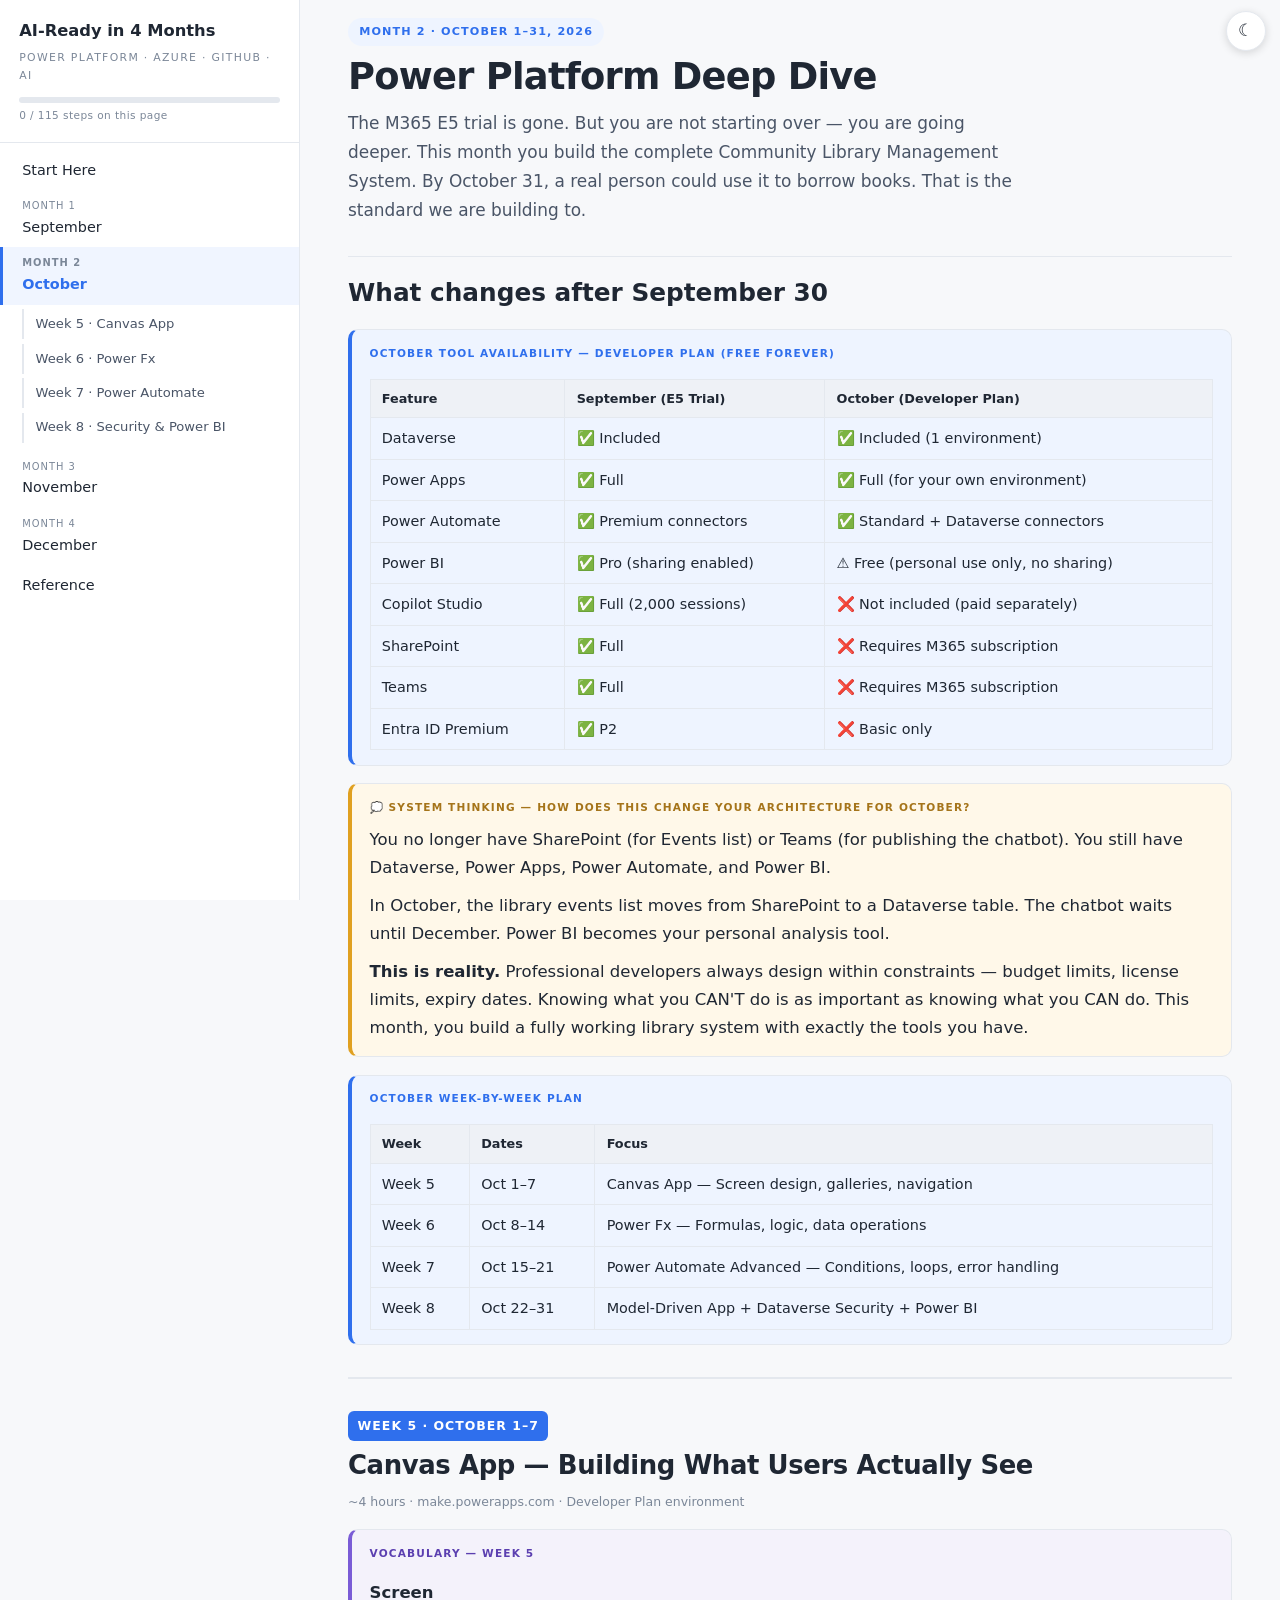
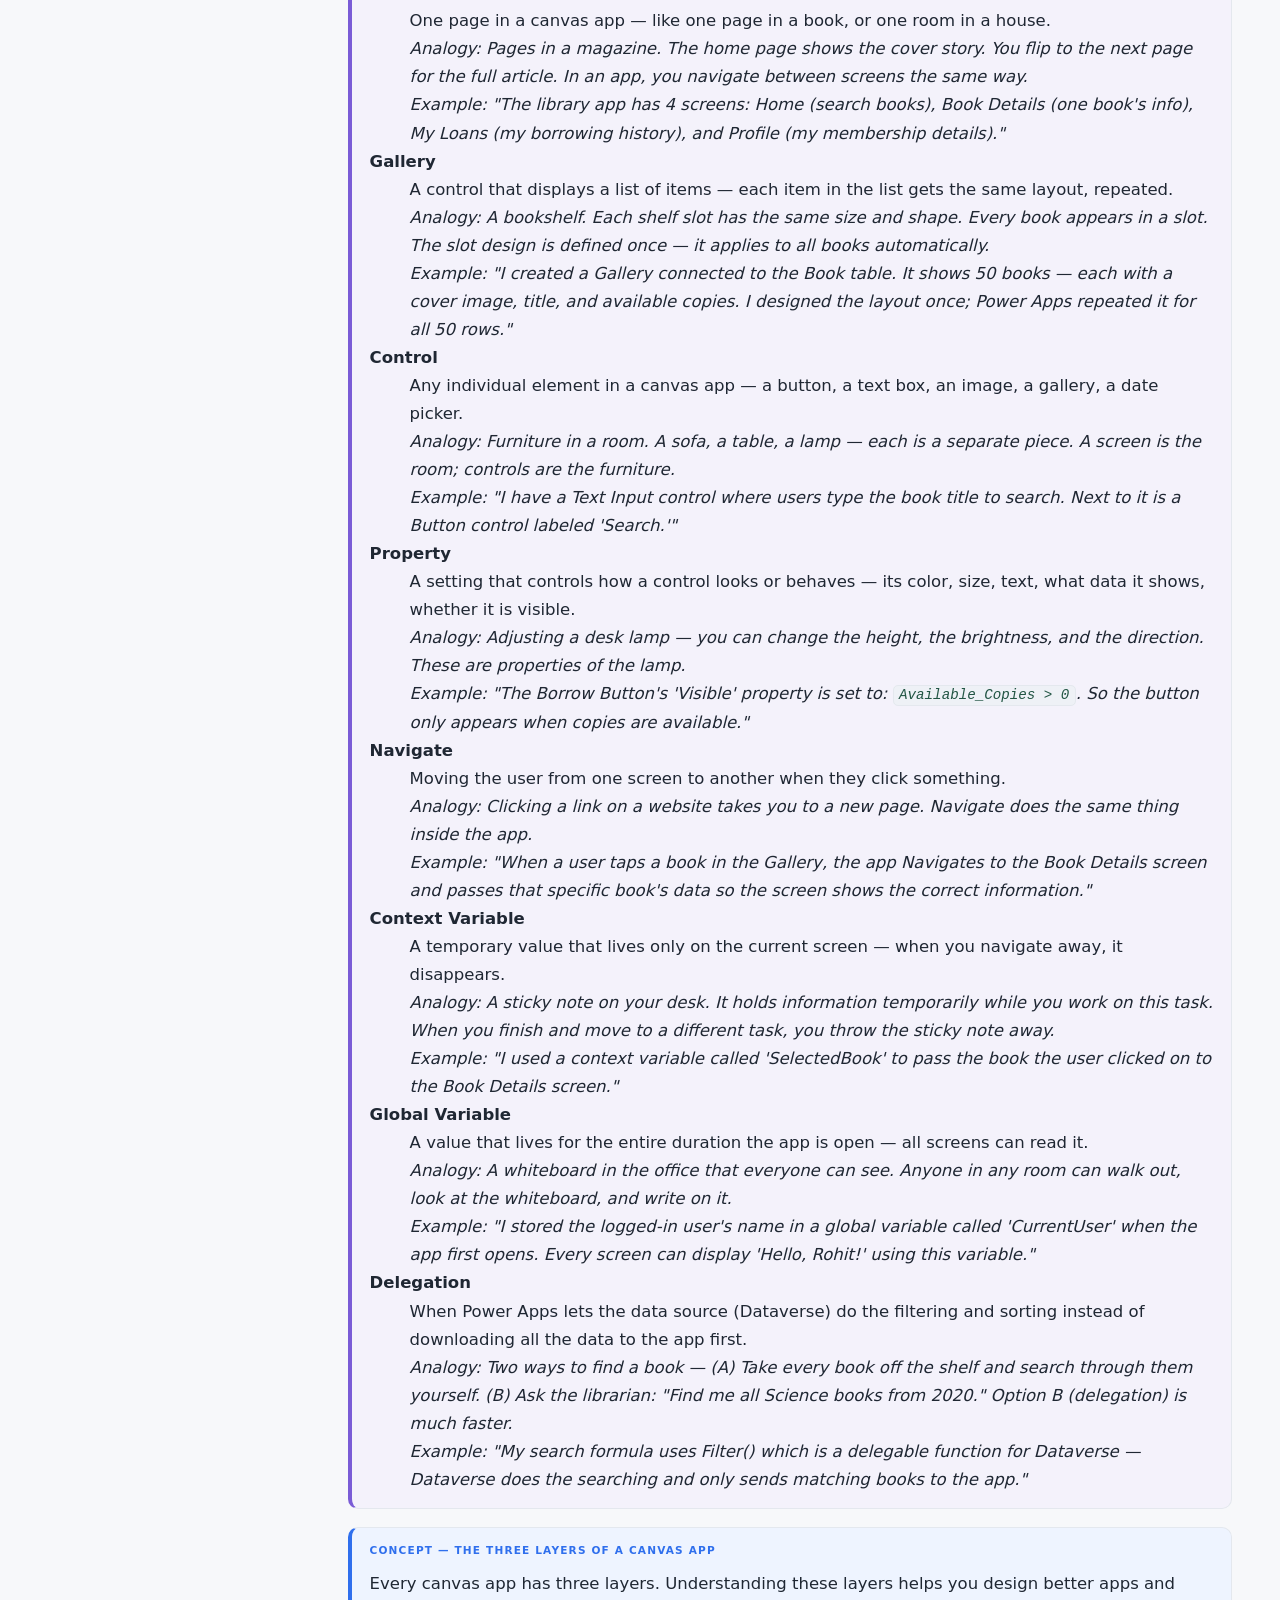
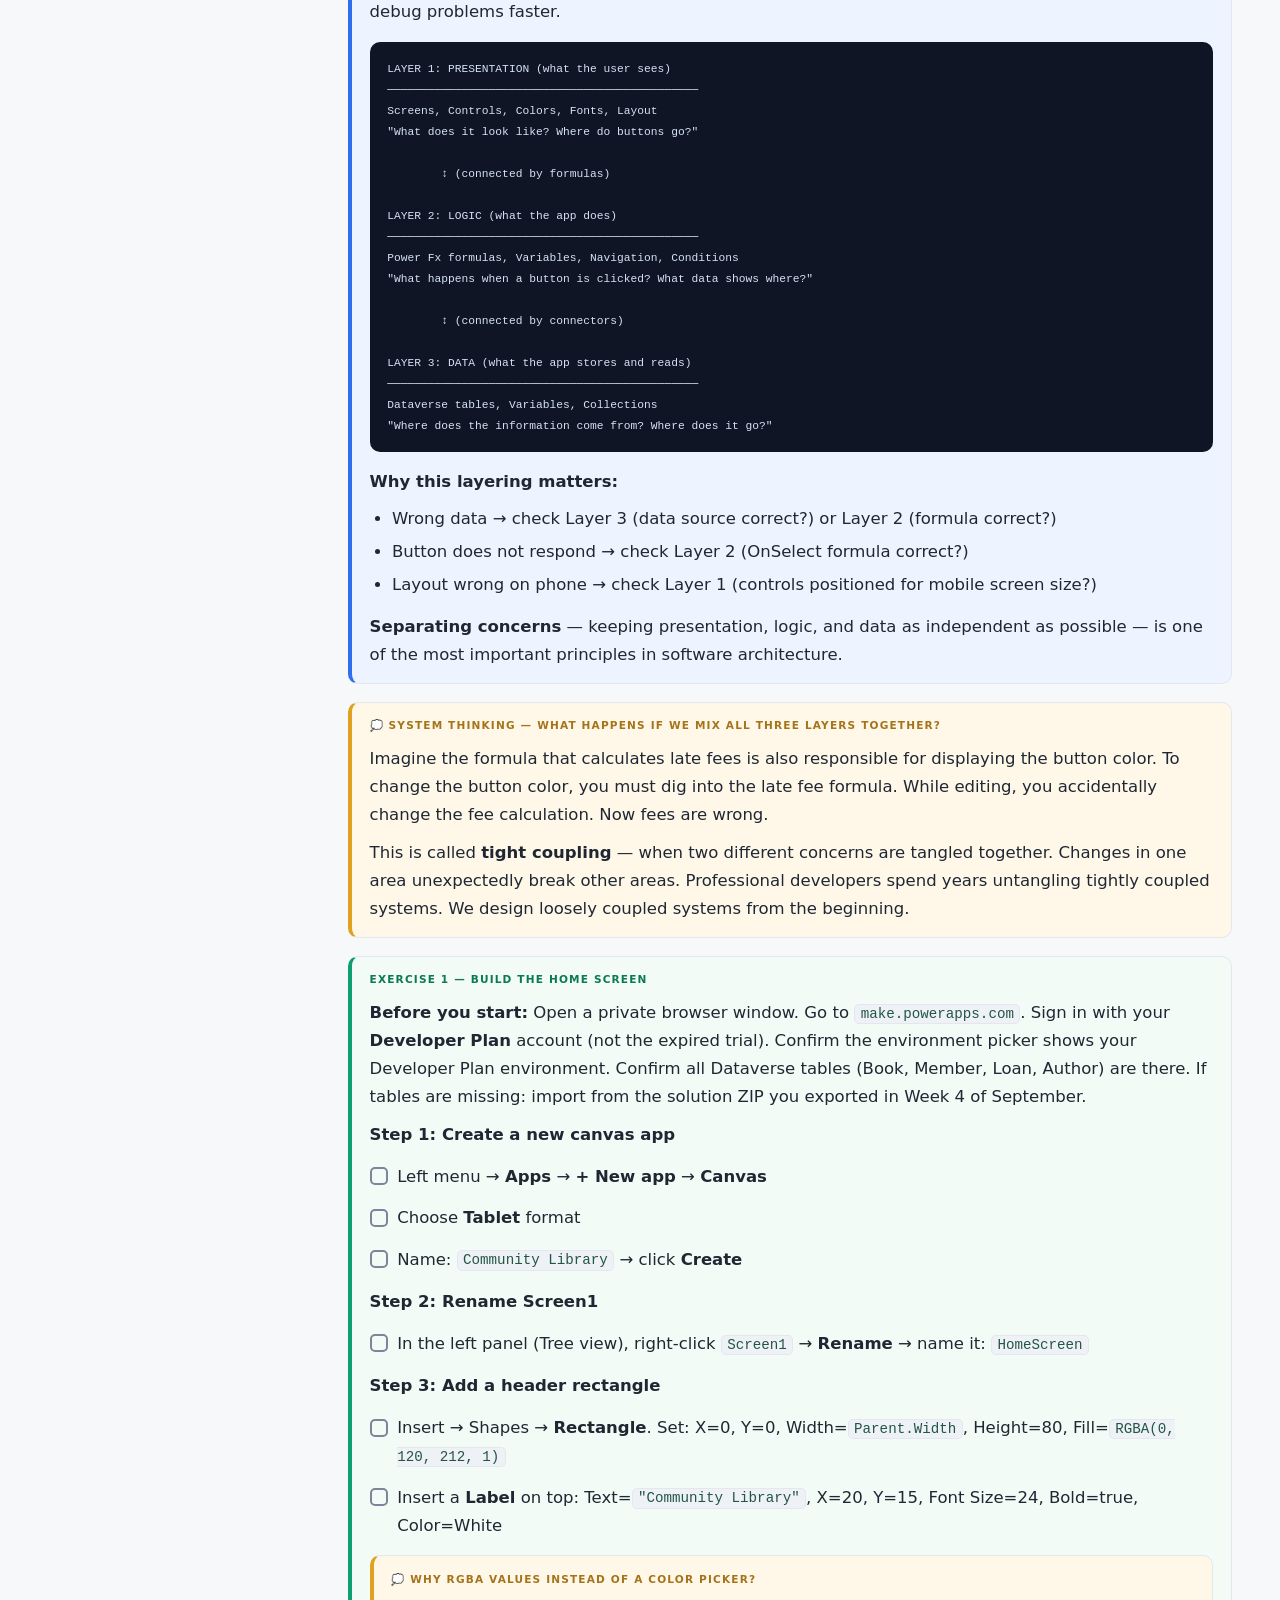
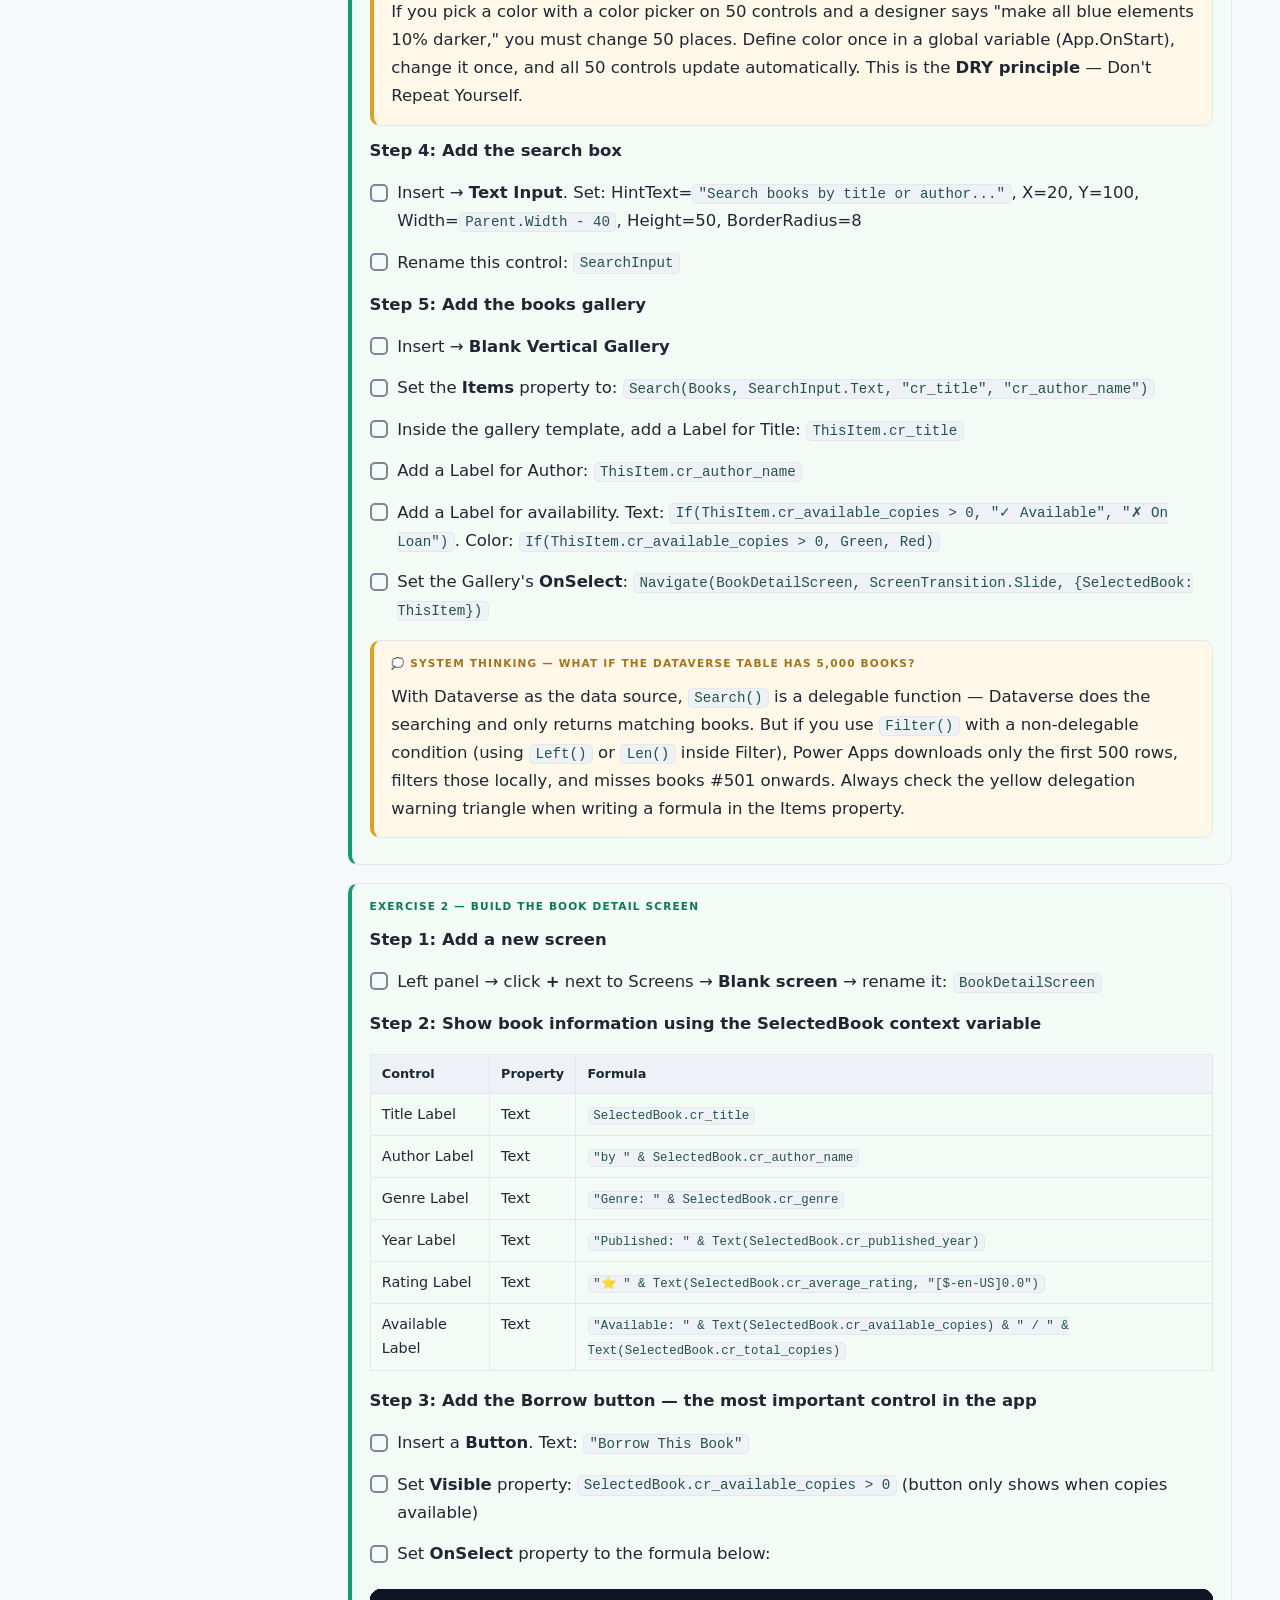
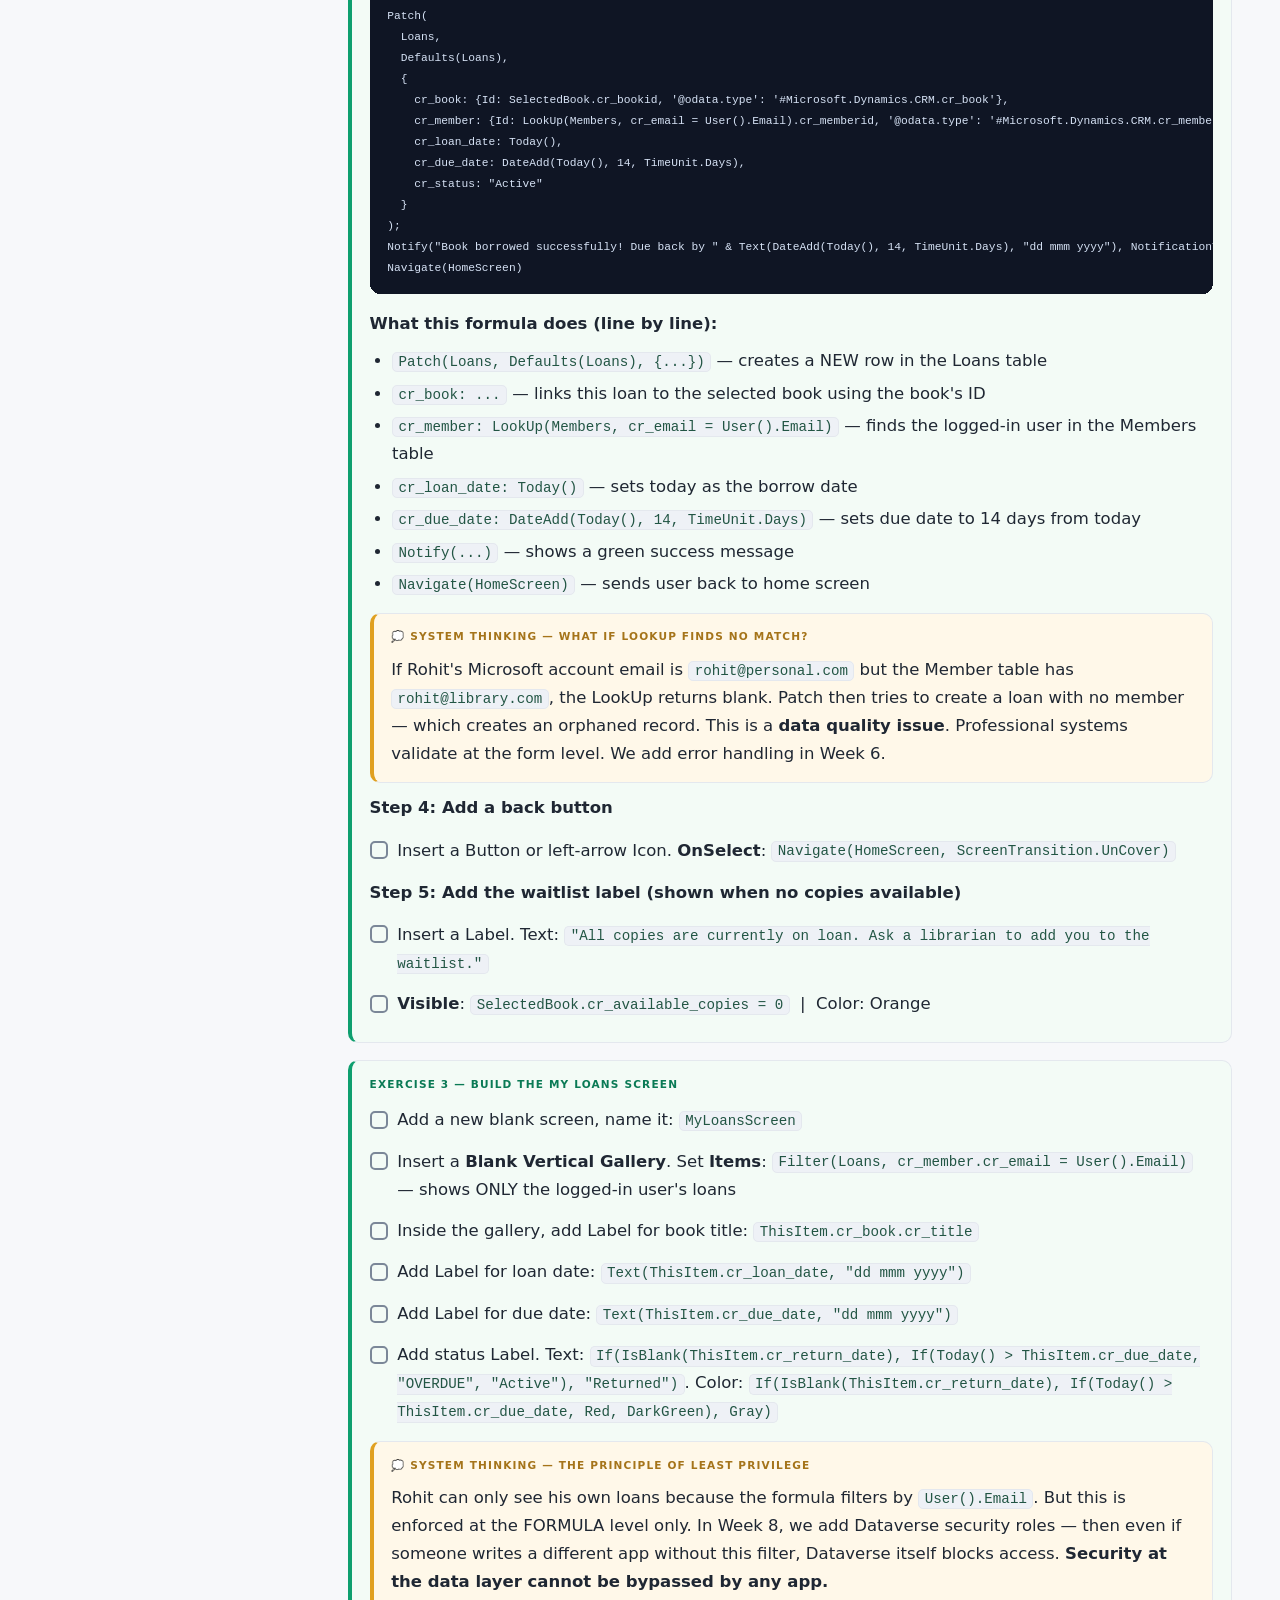
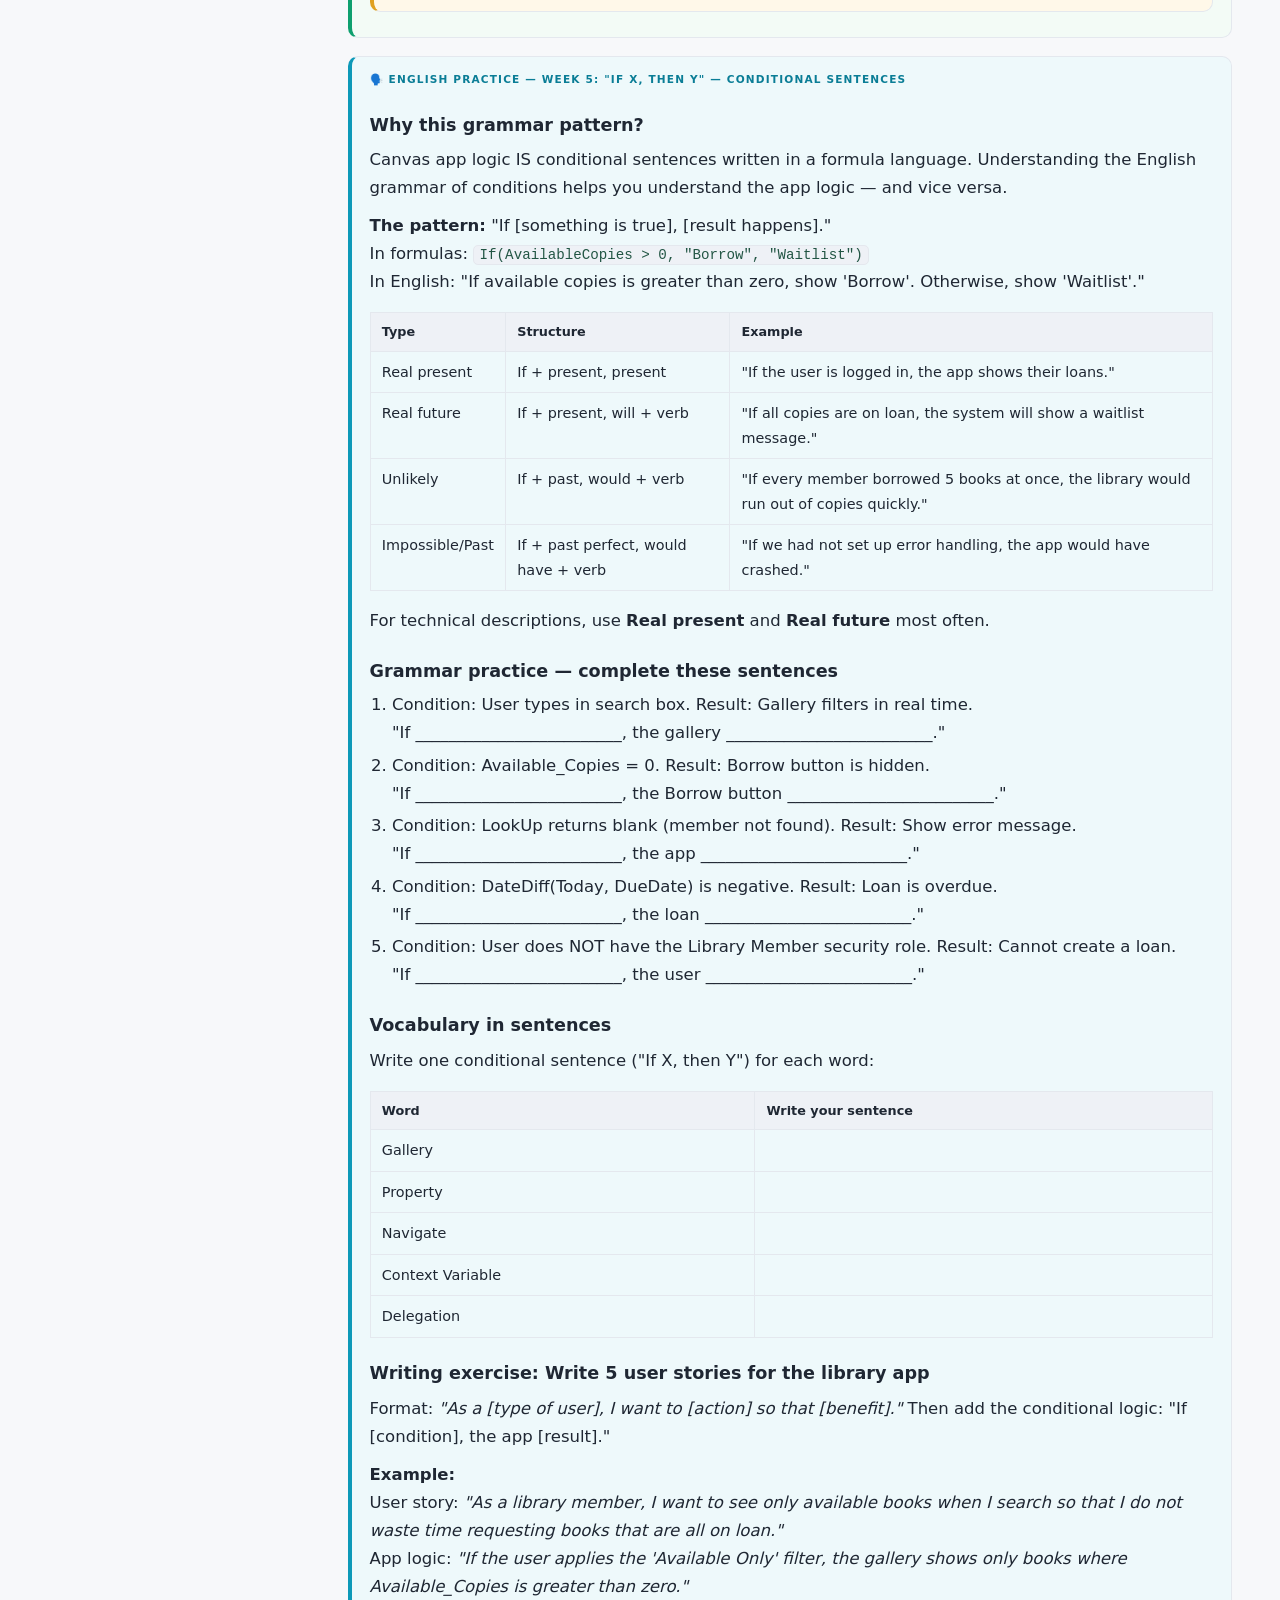
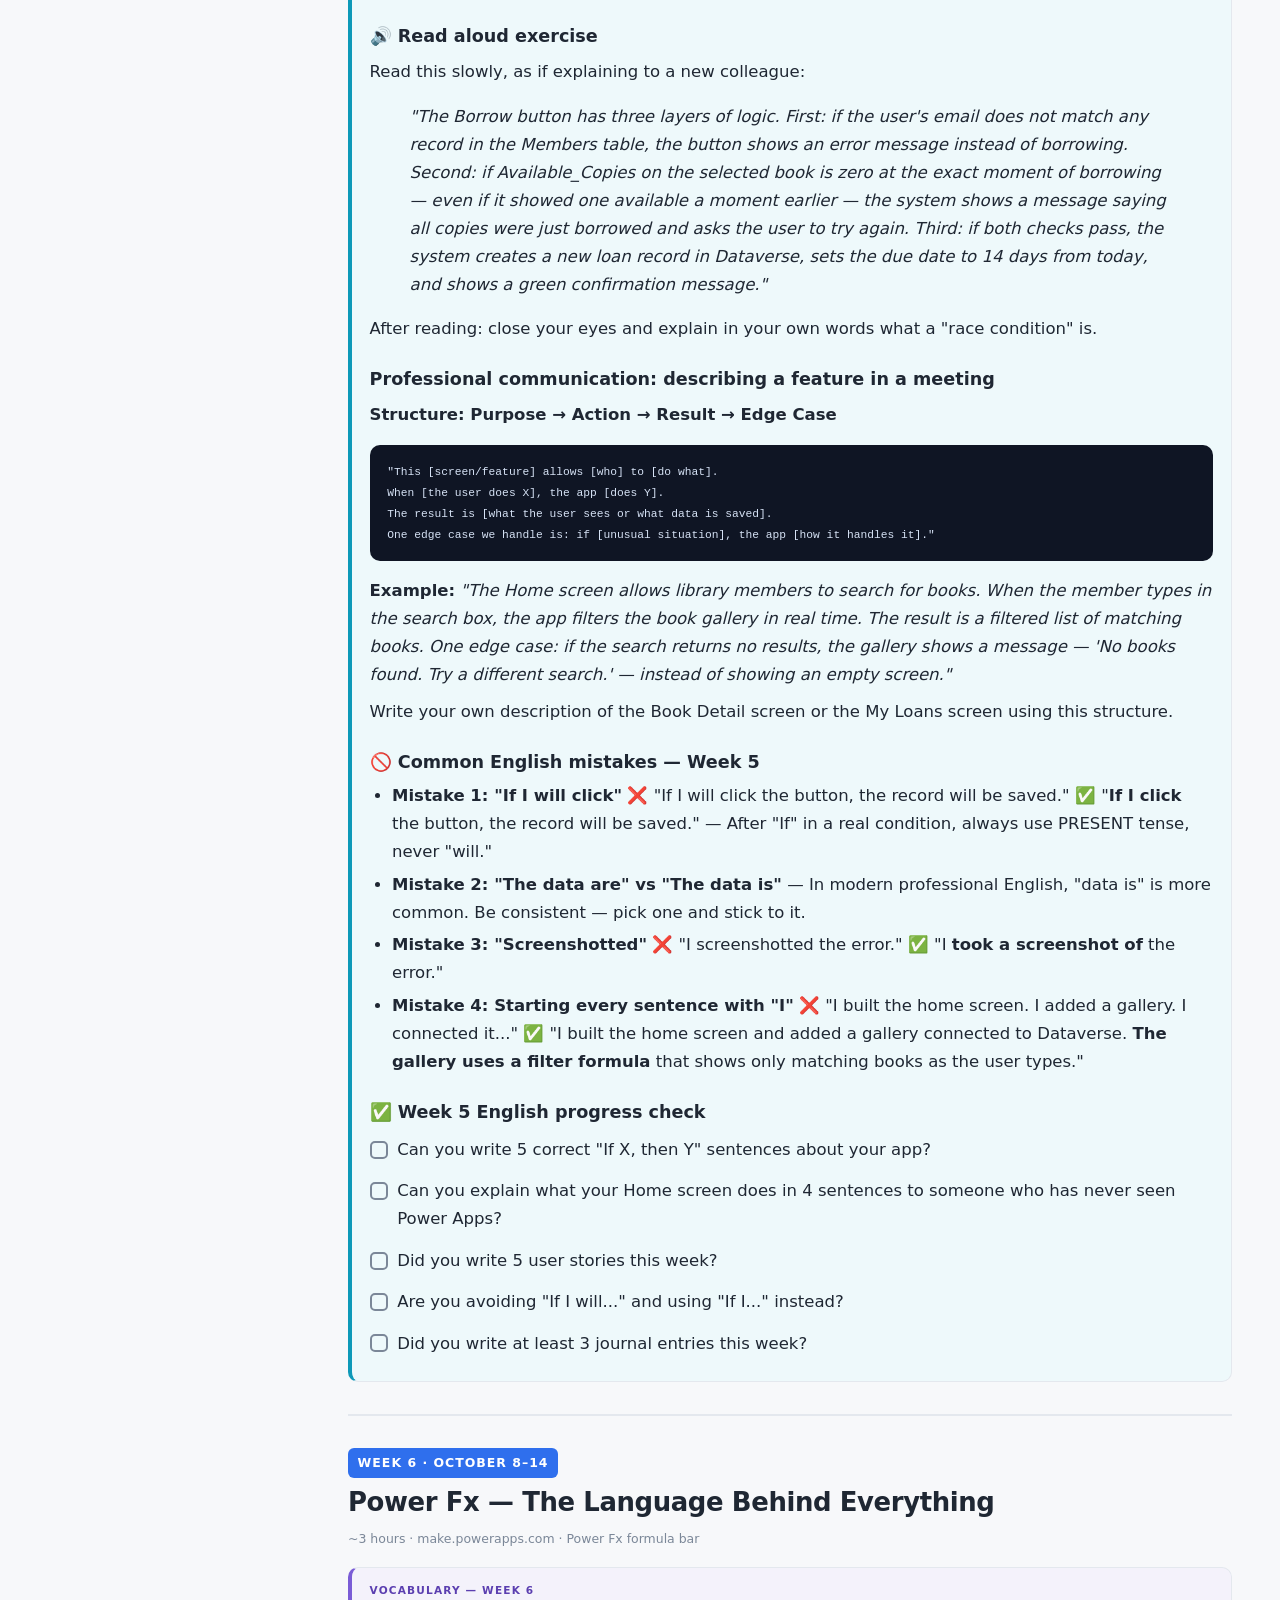
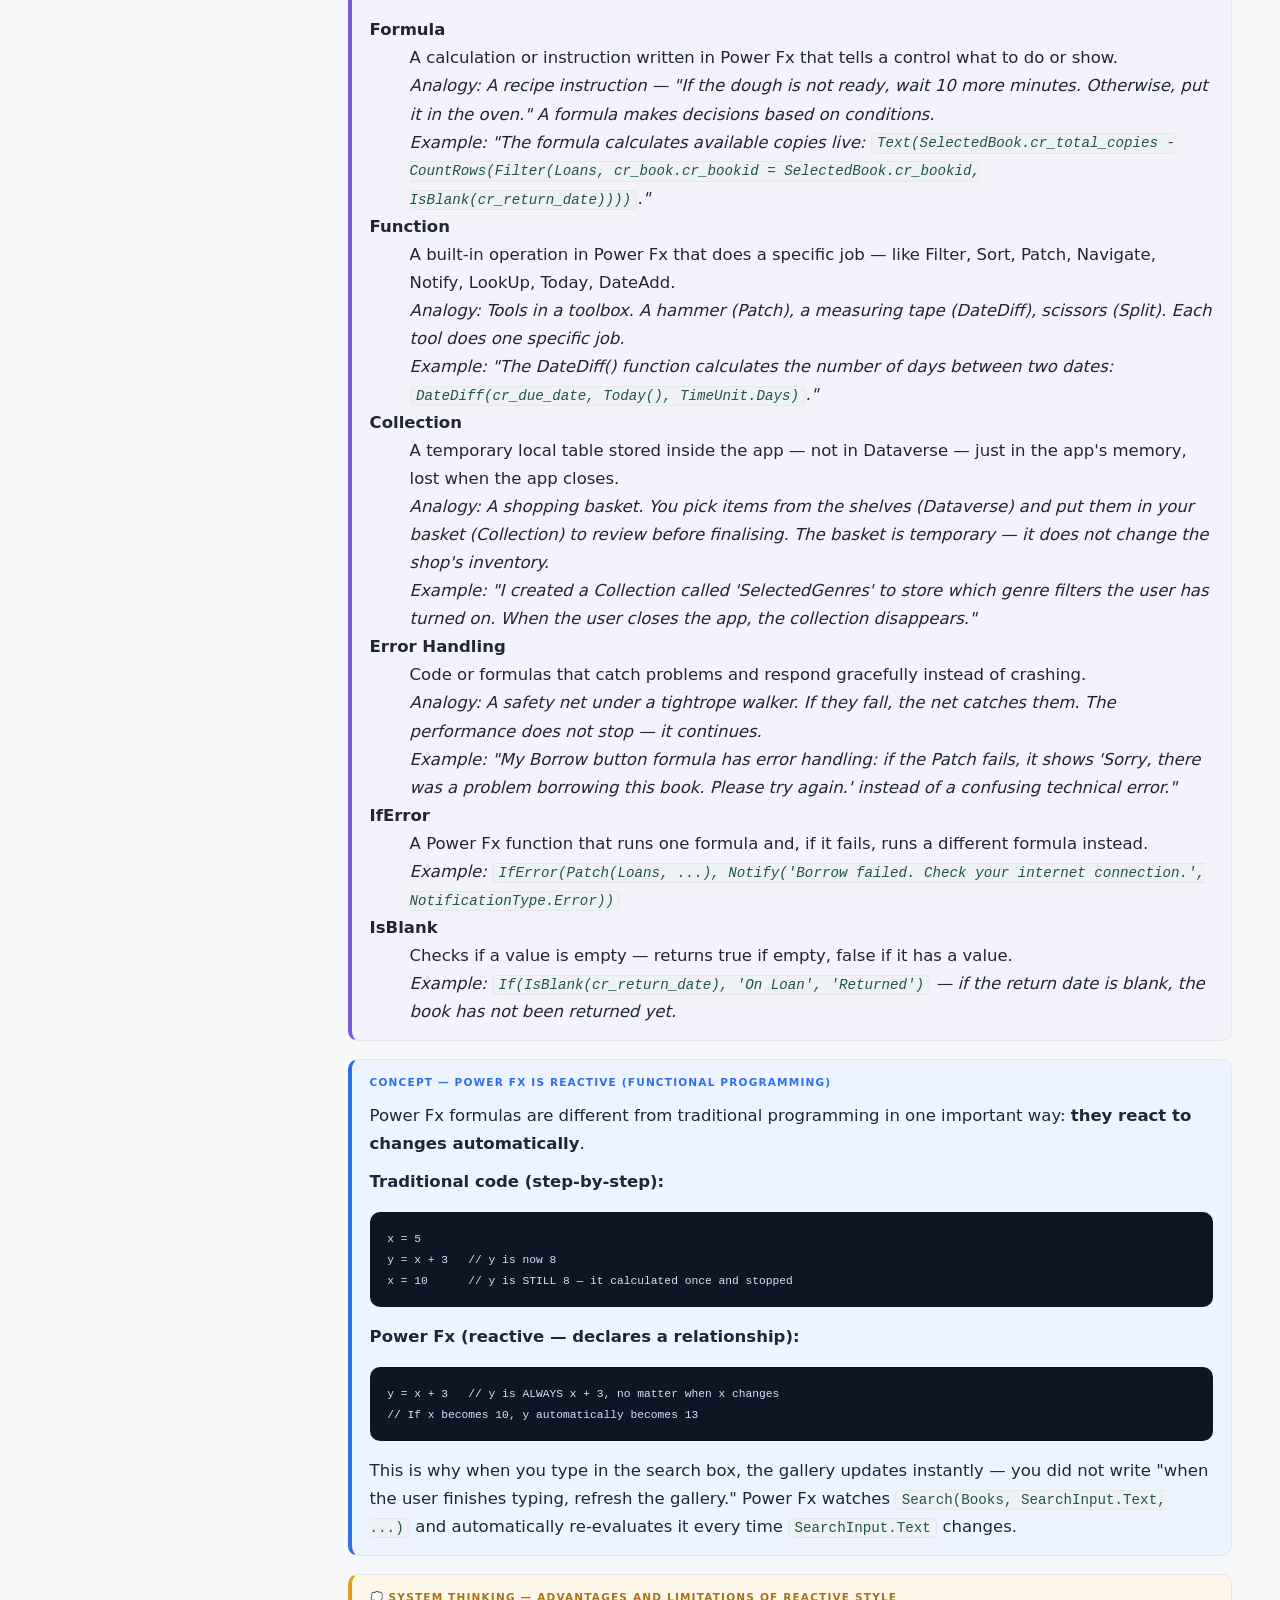
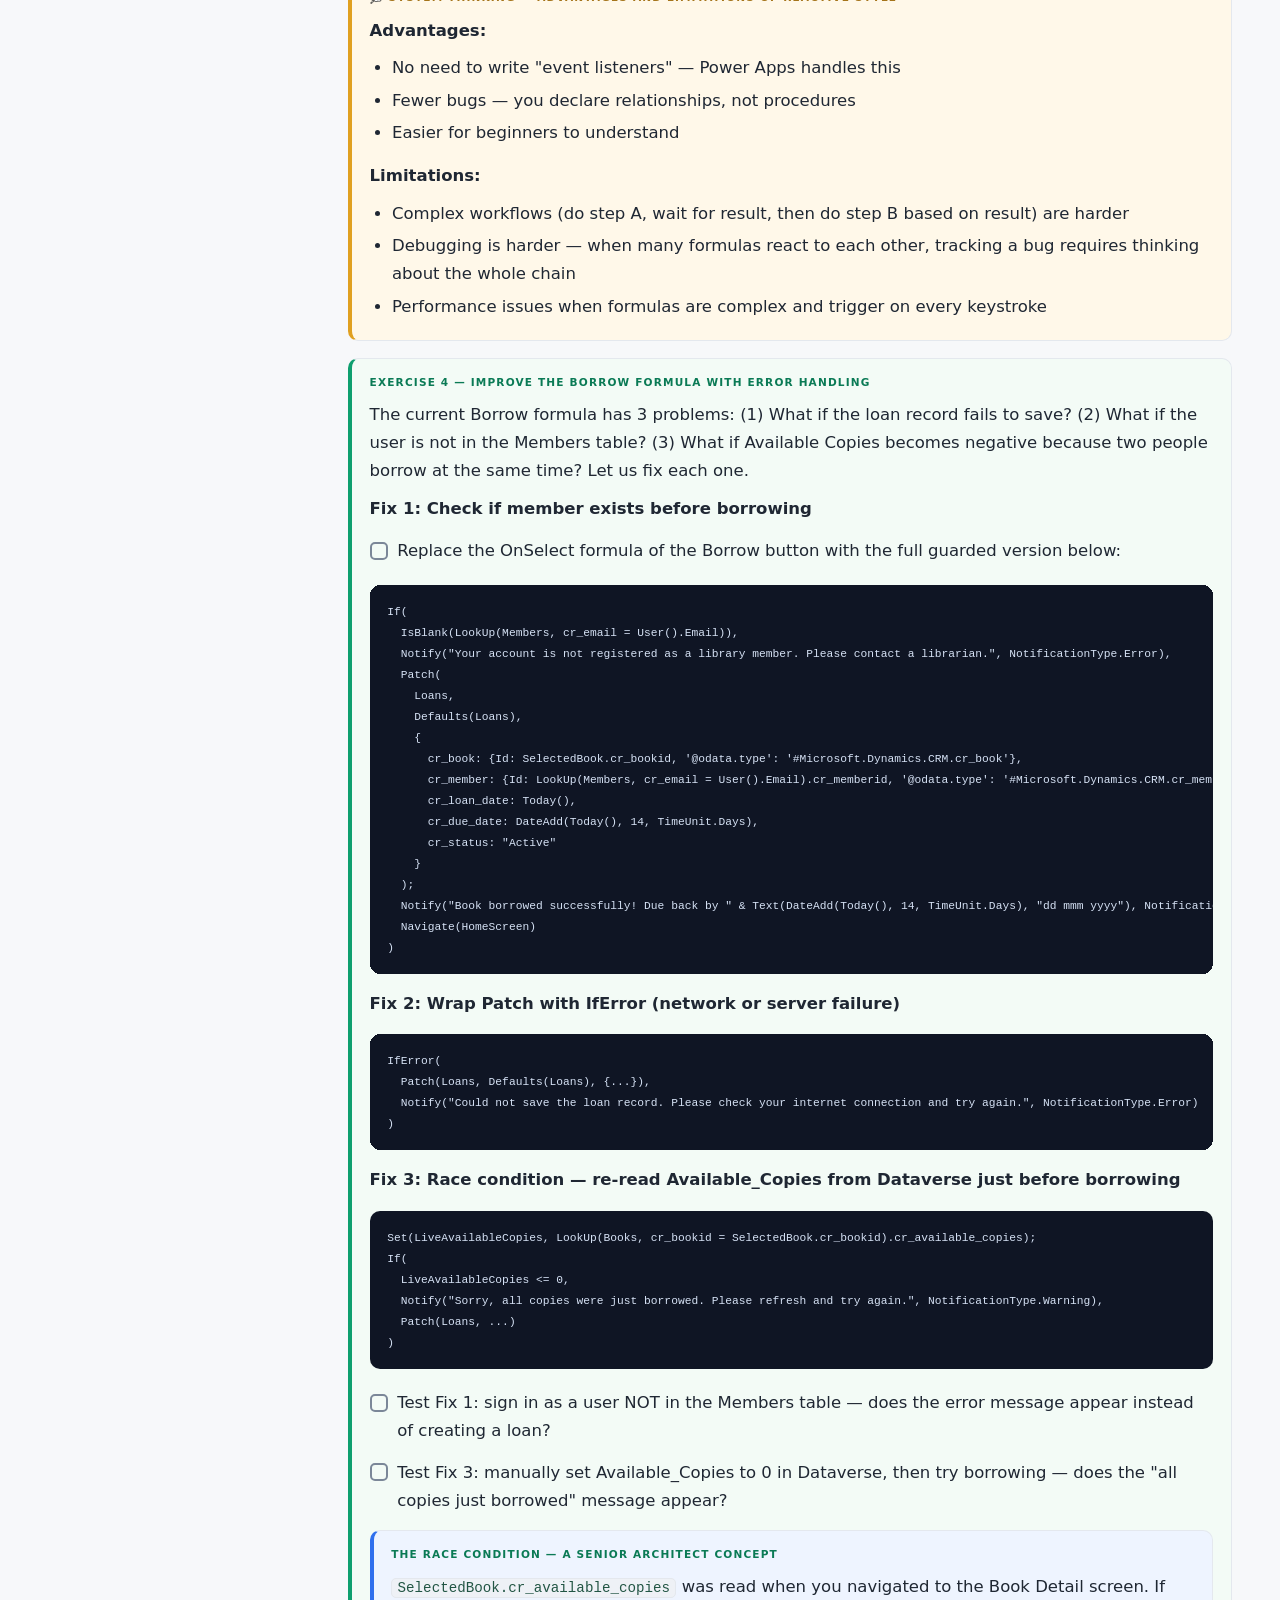
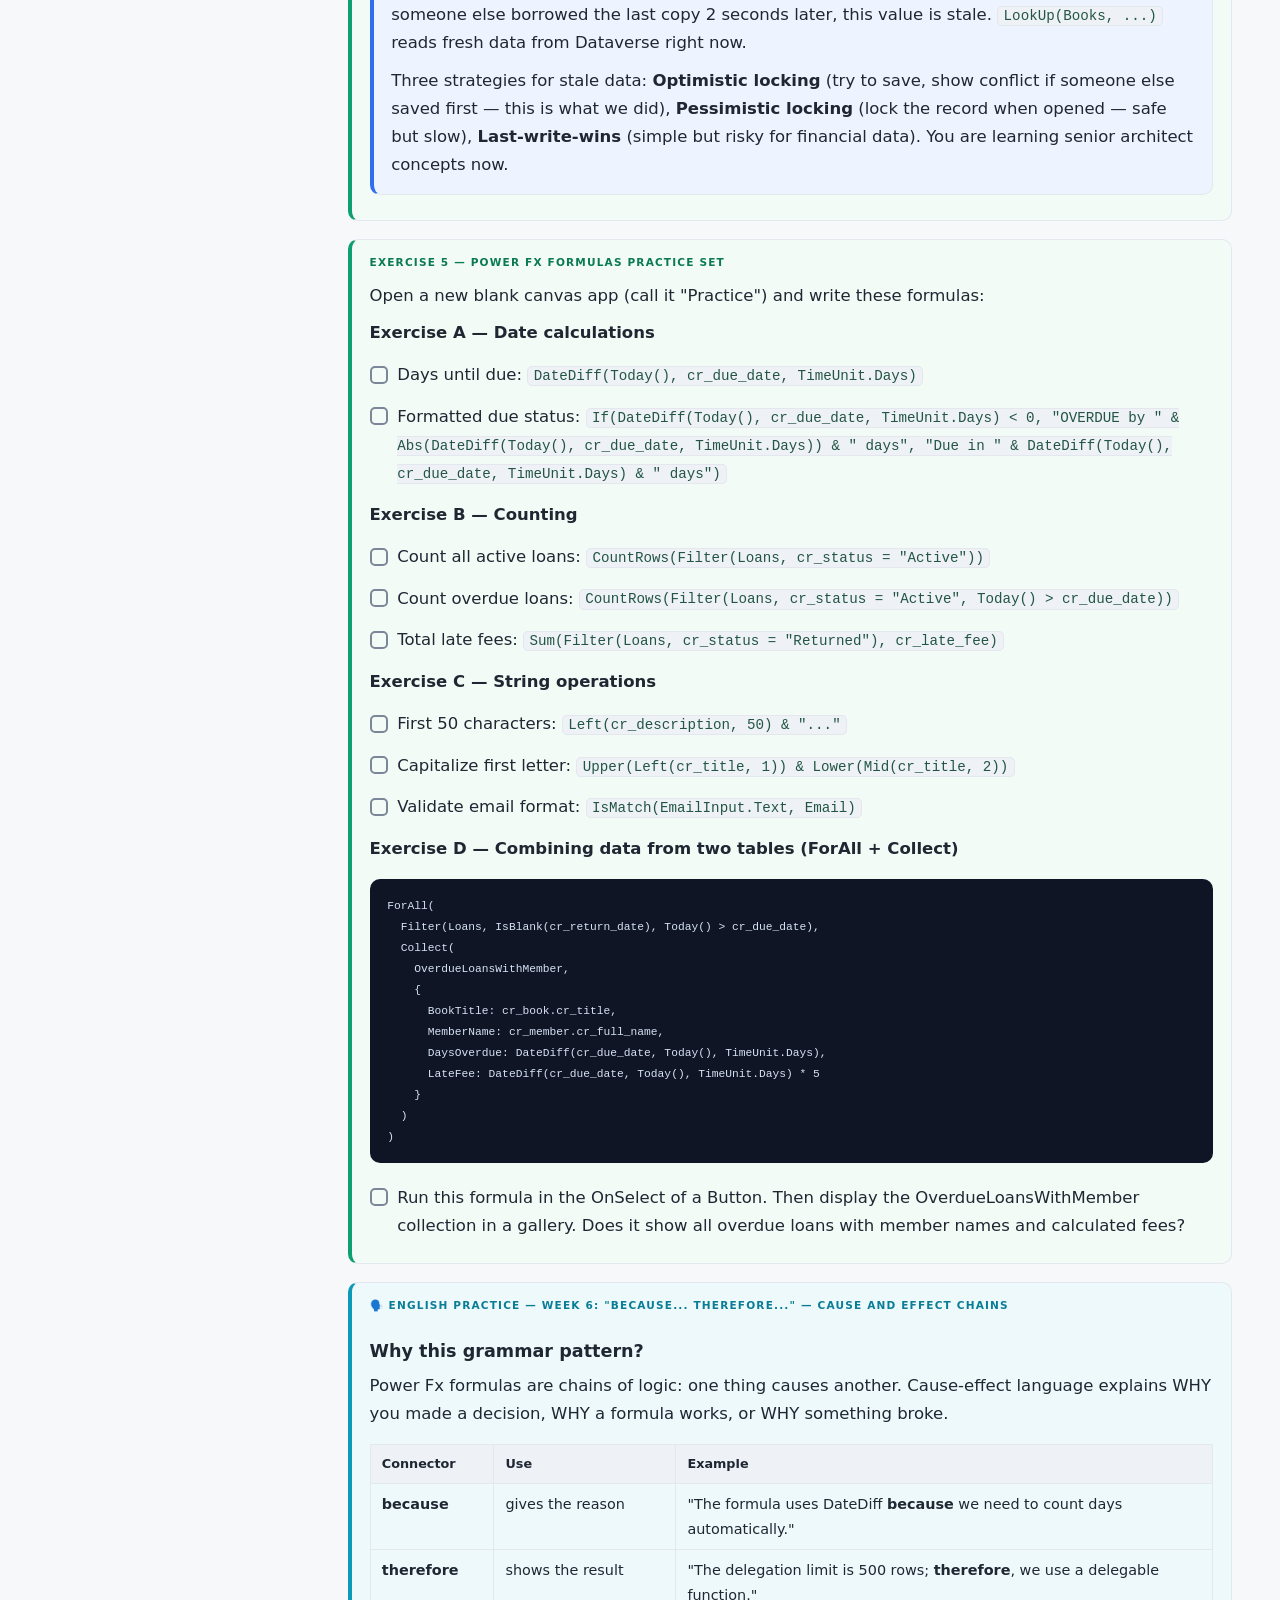
<file: phase2.html>
<!doctype html>
<html lang="en">
<head>
<meta charset="utf-8">
<meta name="viewport" content="width=device-width, initial-scale=1">
<title>Month 2 — October · AI-Ready in 4 Months</title>
<link rel="stylesheet" href="assets/course.css">
</head>
<body data-page="phase2">
<button id="menu" aria-label="Menu">☰</button>
<aside id="rail">
  <div class="brand"><a href="index.html">
    <div class="t">AI-Ready in 4 Months</div>
    <div class="s">Power Platform · Azure · GitHub · AI</div></a>
    <div class="prog"><i id="pfill"></i></div>
    <div class="progtxt"><span id="pnum">0</span> / <span id="ptot">0</span> steps on this page</div>
  </div>
  <nav id="nav"></nav>
</aside>

<main>

<header class="hero" id="top-hero">
  <span class="pill">Month 2 · October 1–31, 2026</span>
  <h1>Power Platform Deep Dive</h1>
  <p>The M365 E5 trial is gone. But you are not starting over — you are going deeper. This month you build the complete Community Library Management System. By October 31, a real person could use it to borrow books. That is the standard we are building to.</p>
</header>

<section id="changes">
<h2>What changes after September 30</h2>
<div class="card c-concept"><span class="lab">October tool availability — Developer Plan (free forever)</span>
<table>
<tr><th>Feature</th><th>September (E5 Trial)</th><th>October (Developer Plan)</th></tr>
<tr><td>Dataverse</td><td>✅ Included</td><td>✅ Included (1 environment)</td></tr>
<tr><td>Power Apps</td><td>✅ Full</td><td>✅ Full (for your own environment)</td></tr>
<tr><td>Power Automate</td><td>✅ Premium connectors</td><td>✅ Standard + Dataverse connectors</td></tr>
<tr><td>Power BI</td><td>✅ Pro (sharing enabled)</td><td>⚠️ Free (personal use only, no sharing)</td></tr>
<tr><td>Copilot Studio</td><td>✅ Full (2,000 sessions)</td><td>❌ Not included (paid separately)</td></tr>
<tr><td>SharePoint</td><td>✅ Full</td><td>❌ Requires M365 subscription</td></tr>
<tr><td>Teams</td><td>✅ Full</td><td>❌ Requires M365 subscription</td></tr>
<tr><td>Entra ID Premium</td><td>✅ P2</td><td>❌ Basic only</td></tr>
</table>
</div>

<div class="card c-tip"><span class="lab">💭 System Thinking — How does this change your architecture for October?</span>
<p>You no longer have SharePoint (for Events list) or Teams (for publishing the chatbot). You still have Dataverse, Power Apps, Power Automate, and Power BI.</p>
<p>In October, the library events list moves from SharePoint to a Dataverse table. The chatbot waits until December. Power BI becomes your personal analysis tool.</p>
<p><strong>This is reality.</strong> Professional developers always design within constraints — budget limits, license limits, expiry dates. Knowing what you CAN'T do is as important as knowing what you CAN do. This month, you build a fully working library system with exactly the tools you have.</p>
</div>

<div class="card c-concept"><span class="lab">October week-by-week plan</span>
<table>
<tr><th>Week</th><th>Dates</th><th>Focus</th></tr>
<tr><td>Week 5</td><td>Oct 1–7</td><td>Canvas App — Screen design, galleries, navigation</td></tr>
<tr><td>Week 6</td><td>Oct 8–14</td><td>Power Fx — Formulas, logic, data operations</td></tr>
<tr><td>Week 7</td><td>Oct 15–21</td><td>Power Automate Advanced — Conditions, loops, error handling</td></tr>
<tr><td>Week 8</td><td>Oct 22–31</td><td>Model-Driven App + Dataverse Security + Power BI</td></tr>
</table>
</div>
</section>

<!-- ═══════════════════════════════════════════════ WEEK 5 ═══ -->
<section class="day" id="week5">
<div class="dhead"><span class="dnum">Week 5 · October 1–7</span></div>
<h2>Canvas App — Building What Users Actually See</h2>
<p class="meta">~4 hours · make.powerapps.com · Developer Plan environment</p>

<div class="card c-gloss"><span class="lab">Vocabulary — Week 5</span>
<dl>
  <dt><strong>Screen</strong></dt>
  <dd>One page in a canvas app — like one page in a book, or one room in a house.<br>
  <em>Analogy: Pages in a magazine. The home page shows the cover story. You flip to the next page for the full article. In an app, you navigate between screens the same way.</em><br>
  <em>Example: "The library app has 4 screens: Home (search books), Book Details (one book's info), My Loans (my borrowing history), and Profile (my membership details)."</em></dd>

  <dt><strong>Gallery</strong></dt>
  <dd>A control that displays a list of items — each item in the list gets the same layout, repeated.<br>
  <em>Analogy: A bookshelf. Each shelf slot has the same size and shape. Every book appears in a slot. The slot design is defined once — it applies to all books automatically.</em><br>
  <em>Example: "I created a Gallery connected to the Book table. It shows 50 books — each with a cover image, title, and available copies. I designed the layout once; Power Apps repeated it for all 50 rows."</em></dd>

  <dt><strong>Control</strong></dt>
  <dd>Any individual element in a canvas app — a button, a text box, an image, a gallery, a date picker.<br>
  <em>Analogy: Furniture in a room. A sofa, a table, a lamp — each is a separate piece. A screen is the room; controls are the furniture.</em><br>
  <em>Example: "I have a Text Input control where users type the book title to search. Next to it is a Button control labeled 'Search.'"</em></dd>

  <dt><strong>Property</strong></dt>
  <dd>A setting that controls how a control looks or behaves — its color, size, text, what data it shows, whether it is visible.<br>
  <em>Analogy: Adjusting a desk lamp — you can change the height, the brightness, and the direction. These are properties of the lamp.</em><br>
  <em>Example: "The Borrow Button's 'Visible' property is set to: <code>Available_Copies &gt; 0</code>. So the button only appears when copies are available."</em></dd>

  <dt><strong>Navigate</strong></dt>
  <dd>Moving the user from one screen to another when they click something.<br>
  <em>Analogy: Clicking a link on a website takes you to a new page. Navigate does the same thing inside the app.</em><br>
  <em>Example: "When a user taps a book in the Gallery, the app Navigates to the Book Details screen and passes that specific book's data so the screen shows the correct information."</em></dd>

  <dt><strong>Context Variable</strong></dt>
  <dd>A temporary value that lives only on the current screen — when you navigate away, it disappears.<br>
  <em>Analogy: A sticky note on your desk. It holds information temporarily while you work on this task. When you finish and move to a different task, you throw the sticky note away.</em><br>
  <em>Example: "I used a context variable called 'SelectedBook' to pass the book the user clicked on to the Book Details screen."</em></dd>

  <dt><strong>Global Variable</strong></dt>
  <dd>A value that lives for the entire duration the app is open — all screens can read it.<br>
  <em>Analogy: A whiteboard in the office that everyone can see. Anyone in any room can walk out, look at the whiteboard, and write on it.</em><br>
  <em>Example: "I stored the logged-in user's name in a global variable called 'CurrentUser' when the app first opens. Every screen can display 'Hello, Rohit!' using this variable."</em></dd>

  <dt><strong>Delegation</strong></dt>
  <dd>When Power Apps lets the data source (Dataverse) do the filtering and sorting instead of downloading all the data to the app first.<br>
  <em>Analogy: Two ways to find a book — (A) Take every book off the shelf and search through them yourself. (B) Ask the librarian: "Find me all Science books from 2020." Option B (delegation) is much faster.</em><br>
  <em>Example: "My search formula uses Filter() which is a delegable function for Dataverse — Dataverse does the searching and only sends matching books to the app."</em></dd>
</dl>
</div>

<div class="card c-concept"><span class="lab">Concept — The Three Layers of a Canvas App</span>
<p>Every canvas app has three layers. Understanding these layers helps you design better apps and debug problems faster.</p>
<pre><code>LAYER 1: PRESENTATION (what the user sees)
──────────────────────────────────────────────
Screens, Controls, Colors, Fonts, Layout
"What does it look like? Where do buttons go?"

        ↕ (connected by formulas)

LAYER 2: LOGIC (what the app does)
──────────────────────────────────────────────
Power Fx formulas, Variables, Navigation, Conditions
"What happens when a button is clicked? What data shows where?"

        ↕ (connected by connectors)

LAYER 3: DATA (what the app stores and reads)
──────────────────────────────────────────────
Dataverse tables, Variables, Collections
"Where does the information come from? Where does it go?"</code></pre>
<p><strong>Why this layering matters:</strong></p>
<ul>
  <li>Wrong data → check Layer 3 (data source correct?) or Layer 2 (formula correct?)</li>
  <li>Button does not respond → check Layer 2 (OnSelect formula correct?)</li>
  <li>Layout wrong on phone → check Layer 1 (controls positioned for mobile screen size?)</li>
</ul>
<p><strong>Separating concerns</strong> — keeping presentation, logic, and data as independent as possible — is one of the most important principles in software architecture.</p>
</div>

<div class="card c-tip"><span class="lab">💭 System Thinking — What happens if we mix all three layers together?</span>
<p>Imagine the formula that calculates late fees is also responsible for displaying the button color. To change the button color, you must dig into the late fee formula. While editing, you accidentally change the fee calculation. Now fees are wrong.</p>
<p>This is called <strong>tight coupling</strong> — when two different concerns are tangled together. Changes in one area unexpectedly break other areas. Professional developers spend years untangling tightly coupled systems. We design loosely coupled systems from the beginning.</p>
</div>

<div class="card c-do"><span class="lab">Exercise 1 — Build the Home Screen</span>
<p><strong>Before you start:</strong> Open a private browser window. Go to <code>make.powerapps.com</code>. Sign in with your <strong>Developer Plan</strong> account (not the expired trial). Confirm the environment picker shows your Developer Plan environment. Confirm all Dataverse tables (Book, Member, Loan, Author) are there. If tables are missing: import from the solution ZIP you exported in Week 4 of September.</p>

<p><strong>Step 1: Create a new canvas app</strong></p>
<ul class="tasks">
  <li><span class="box"></span><span class="txt">Left menu → <strong>Apps</strong> → <strong>+ New app</strong> → <strong>Canvas</strong></span></li>
  <li><span class="box"></span><span class="txt">Choose <strong>Tablet</strong> format</span></li>
  <li><span class="box"></span><span class="txt">Name: <code>Community Library</code> → click <strong>Create</strong></span></li>
</ul>

<p><strong>Step 2: Rename Screen1</strong></p>
<ul class="tasks">
  <li><span class="box"></span><span class="txt">In the left panel (Tree view), right-click <code>Screen1</code> → <strong>Rename</strong> → name it: <code>HomeScreen</code></span></li>
</ul>

<p><strong>Step 3: Add a header rectangle</strong></p>
<ul class="tasks">
  <li><span class="box"></span><span class="txt">Insert → Shapes → <strong>Rectangle</strong>. Set: X=0, Y=0, Width=<code>Parent.Width</code>, Height=80, Fill=<code>RGBA(0, 120, 212, 1)</code></span></li>
  <li><span class="box"></span><span class="txt">Insert a <strong>Label</strong> on top: Text=<code>"Community Library"</code>, X=20, Y=15, Font Size=24, Bold=true, Color=White</span></li>
</ul>

<div class="card c-tip" style="margin:.7rem 0"><span class="lab">💭 Why RGBA values instead of a color picker?</span>
<p>If you pick a color with a color picker on 50 controls and a designer says "make all blue elements 10% darker," you must change 50 places. Define color once in a global variable (App.OnStart), change it once, and all 50 controls update automatically. This is the <strong>DRY principle</strong> — Don't Repeat Yourself.</p>
</div>

<p><strong>Step 4: Add the search box</strong></p>
<ul class="tasks">
  <li><span class="box"></span><span class="txt">Insert → <strong>Text Input</strong>. Set: HintText=<code>"Search books by title or author..."</code>, X=20, Y=100, Width=<code>Parent.Width - 40</code>, Height=50, BorderRadius=8</span></li>
  <li><span class="box"></span><span class="txt">Rename this control: <code>SearchInput</code></span></li>
</ul>

<p><strong>Step 5: Add the books gallery</strong></p>
<ul class="tasks">
  <li><span class="box"></span><span class="txt">Insert → <strong>Blank Vertical Gallery</strong></span></li>
  <li><span class="box"></span><span class="txt">Set the <strong>Items</strong> property to: <code>Search(Books, SearchInput.Text, "cr_title", "cr_author_name")</code></span></li>
  <li><span class="box"></span><span class="txt">Inside the gallery template, add a Label for Title: <code>ThisItem.cr_title</code></span></li>
  <li><span class="box"></span><span class="txt">Add a Label for Author: <code>ThisItem.cr_author_name</code></span></li>
  <li><span class="box"></span><span class="txt">Add a Label for availability. Text: <code>If(ThisItem.cr_available_copies &gt; 0, "✓ Available", "✗ On Loan")</code>. Color: <code>If(ThisItem.cr_available_copies &gt; 0, Green, Red)</code></span></li>
  <li><span class="box"></span><span class="txt">Set the Gallery's <strong>OnSelect</strong>: <code>Navigate(BookDetailScreen, ScreenTransition.Slide, {SelectedBook: ThisItem})</code></span></li>
</ul>

<div class="card c-tip" style="margin:.7rem 0"><span class="lab">💭 System Thinking — What if the Dataverse table has 5,000 books?</span>
<p>With Dataverse as the data source, <code>Search()</code> is a delegable function — Dataverse does the searching and only returns matching books. But if you use <code>Filter()</code> with a non-delegable condition (using <code>Left()</code> or <code>Len()</code> inside Filter), Power Apps downloads only the first 500 rows, filters those locally, and misses books #501 onwards. Always check the yellow delegation warning triangle when writing a formula in the Items property.</p>
</div>
</div>

<div class="card c-do"><span class="lab">Exercise 2 — Build the Book Detail Screen</span>
<p><strong>Step 1: Add a new screen</strong></p>
<ul class="tasks">
  <li><span class="box"></span><span class="txt">Left panel → click <strong>+</strong> next to Screens → <strong>Blank screen</strong> → rename it: <code>BookDetailScreen</code></span></li>
</ul>

<p><strong>Step 2: Show book information using the SelectedBook context variable</strong></p>
<table>
<tr><th>Control</th><th>Property</th><th>Formula</th></tr>
<tr><td>Title Label</td><td>Text</td><td><code>SelectedBook.cr_title</code></td></tr>
<tr><td>Author Label</td><td>Text</td><td><code>"by " &amp; SelectedBook.cr_author_name</code></td></tr>
<tr><td>Genre Label</td><td>Text</td><td><code>"Genre: " &amp; SelectedBook.cr_genre</code></td></tr>
<tr><td>Year Label</td><td>Text</td><td><code>"Published: " &amp; Text(SelectedBook.cr_published_year)</code></td></tr>
<tr><td>Rating Label</td><td>Text</td><td><code>"⭐ " &amp; Text(SelectedBook.cr_average_rating, "[$-en-US]0.0")</code></td></tr>
<tr><td>Available Label</td><td>Text</td><td><code>"Available: " &amp; Text(SelectedBook.cr_available_copies) &amp; " / " &amp; Text(SelectedBook.cr_total_copies)</code></td></tr>
</table>

<p><strong>Step 3: Add the Borrow button — the most important control in the app</strong></p>
<ul class="tasks">
  <li><span class="box"></span><span class="txt">Insert a <strong>Button</strong>. Text: <code>"Borrow This Book"</code></span></li>
  <li><span class="box"></span><span class="txt">Set <strong>Visible</strong> property: <code>SelectedBook.cr_available_copies &gt; 0</code> (button only shows when copies available)</span></li>
  <li><span class="box"></span><span class="txt">Set <strong>OnSelect</strong> property to the formula below:</span></li>
</ul>
<pre><code>Patch(
  Loans,
  Defaults(Loans),
  {
    cr_book: {Id: SelectedBook.cr_bookid, '@odata.type': '#Microsoft.Dynamics.CRM.cr_book'},
    cr_member: {Id: LookUp(Members, cr_email = User().Email).cr_memberid, '@odata.type': '#Microsoft.Dynamics.CRM.cr_member'},
    cr_loan_date: Today(),
    cr_due_date: DateAdd(Today(), 14, TimeUnit.Days),
    cr_status: "Active"
  }
);
Notify("Book borrowed successfully! Due back by " &amp; Text(DateAdd(Today(), 14, TimeUnit.Days), "dd mmm yyyy"), NotificationType.Success);
Navigate(HomeScreen)</code></pre>
<p><strong>What this formula does (line by line):</strong></p>
<ul>
  <li><code>Patch(Loans, Defaults(Loans), {...})</code> — creates a NEW row in the Loans table</li>
  <li><code>cr_book: ...</code> — links this loan to the selected book using the book's ID</li>
  <li><code>cr_member: LookUp(Members, cr_email = User().Email)</code> — finds the logged-in user in the Members table</li>
  <li><code>cr_loan_date: Today()</code> — sets today as the borrow date</li>
  <li><code>cr_due_date: DateAdd(Today(), 14, TimeUnit.Days)</code> — sets due date to 14 days from today</li>
  <li><code>Notify(...)</code> — shows a green success message</li>
  <li><code>Navigate(HomeScreen)</code> — sends user back to home screen</li>
</ul>

<div class="card c-tip" style="margin:.7rem 0"><span class="lab">💭 System Thinking — What if LookUp finds no match?</span>
<p>If Rohit's Microsoft account email is <code>rohit@personal.com</code> but the Member table has <code>rohit@library.com</code>, the LookUp returns blank. Patch then tries to create a loan with no member — which creates an orphaned record. This is a <strong>data quality issue</strong>. Professional systems validate at the form level. We add error handling in Week 6.</p>
</div>

<p><strong>Step 4: Add a back button</strong></p>
<ul class="tasks">
  <li><span class="box"></span><span class="txt">Insert a Button or left-arrow Icon. <strong>OnSelect</strong>: <code>Navigate(HomeScreen, ScreenTransition.UnCover)</code></span></li>
</ul>

<p><strong>Step 5: Add the waitlist label (shown when no copies available)</strong></p>
<ul class="tasks">
  <li><span class="box"></span><span class="txt">Insert a Label. Text: <code>"All copies are currently on loan. Ask a librarian to add you to the waitlist."</code></span></li>
  <li><span class="box"></span><span class="txt"><strong>Visible</strong>: <code>SelectedBook.cr_available_copies = 0</code> &nbsp;|&nbsp; Color: Orange</span></li>
</ul>
</div>

<div class="card c-do"><span class="lab">Exercise 3 — Build the My Loans Screen</span>
<ul class="tasks">
  <li><span class="box"></span><span class="txt">Add a new blank screen, name it: <code>MyLoansScreen</code></span></li>
  <li><span class="box"></span><span class="txt">Insert a <strong>Blank Vertical Gallery</strong>. Set <strong>Items</strong>: <code>Filter(Loans, cr_member.cr_email = User().Email)</code> — shows ONLY the logged-in user's loans</span></li>
  <li><span class="box"></span><span class="txt">Inside the gallery, add Label for book title: <code>ThisItem.cr_book.cr_title</code></span></li>
  <li><span class="box"></span><span class="txt">Add Label for loan date: <code>Text(ThisItem.cr_loan_date, "dd mmm yyyy")</code></span></li>
  <li><span class="box"></span><span class="txt">Add Label for due date: <code>Text(ThisItem.cr_due_date, "dd mmm yyyy")</code></span></li>
  <li><span class="box"></span><span class="txt">Add status Label. Text: <code>If(IsBlank(ThisItem.cr_return_date), If(Today() &gt; ThisItem.cr_due_date, "OVERDUE", "Active"), "Returned")</code>. Color: <code>If(IsBlank(ThisItem.cr_return_date), If(Today() &gt; ThisItem.cr_due_date, Red, DarkGreen), Gray)</code></span></li>
</ul>
<div class="card c-tip" style="margin:.7rem 0"><span class="lab">💭 System Thinking — The principle of least privilege</span>
<p>Rohit can only see his own loans because the formula filters by <code>User().Email</code>. But this is enforced at the FORMULA level only. In Week 8, we add Dataverse security roles — then even if someone writes a different app without this filter, Dataverse itself blocks access. <strong>Security at the data layer cannot be bypassed by any app.</strong></p>
</div>
</div>

<div class="card c-check"><span class="lab">🗣️ English Practice — Week 5: "If X, then Y" — Conditional Sentences</span>
<h3>Why this grammar pattern?</h3>
<p>Canvas app logic IS conditional sentences written in a formula language. Understanding the English grammar of conditions helps you understand the app logic — and vice versa.</p>
<p><strong>The pattern:</strong> "If [something is true], [result happens]."<br>
In formulas: <code>If(AvailableCopies &gt; 0, "Borrow", "Waitlist")</code><br>
In English: "If available copies is greater than zero, show 'Borrow'. Otherwise, show 'Waitlist'."</p>

<table>
<tr><th>Type</th><th>Structure</th><th>Example</th></tr>
<tr><td>Real present</td><td>If + present, present</td><td>"If the user is logged in, the app shows their loans."</td></tr>
<tr><td>Real future</td><td>If + present, will + verb</td><td>"If all copies are on loan, the system will show a waitlist message."</td></tr>
<tr><td>Unlikely</td><td>If + past, would + verb</td><td>"If every member borrowed 5 books at once, the library would run out of copies quickly."</td></tr>
<tr><td>Impossible/Past</td><td>If + past perfect, would have + verb</td><td>"If we had not set up error handling, the app would have crashed."</td></tr>
</table>
<p>For technical descriptions, use <strong>Real present</strong> and <strong>Real future</strong> most often.</p>

<h3>Grammar practice — complete these sentences</h3>
<ol>
  <li>Condition: User types in search box. Result: Gallery filters in real time.<br>"If _________________________, the gallery _________________________."</li>
  <li>Condition: Available_Copies = 0. Result: Borrow button is hidden.<br>"If _________________________, the Borrow button _________________________."</li>
  <li>Condition: LookUp returns blank (member not found). Result: Show error message.<br>"If _________________________, the app _________________________."</li>
  <li>Condition: DateDiff(Today, DueDate) is negative. Result: Loan is overdue.<br>"If _________________________, the loan _________________________."</li>
  <li>Condition: User does NOT have the Library Member security role. Result: Cannot create a loan.<br>"If _________________________, the user _________________________."</li>
</ol>

<h3>Vocabulary in sentences</h3>
<p>Write one conditional sentence ("If X, then Y") for each word:</p>
<table>
<tr><th>Word</th><th>Write your sentence</th></tr>
<tr><td>Gallery</td><td></td></tr>
<tr><td>Property</td><td></td></tr>
<tr><td>Navigate</td><td></td></tr>
<tr><td>Context Variable</td><td></td></tr>
<tr><td>Delegation</td><td></td></tr>
</table>

<h3>Writing exercise: Write 5 user stories for the library app</h3>
<p>Format: <em>"As a [type of user], I want to [action] so that [benefit]."</em> Then add the conditional logic: "If [condition], the app [result]."</p>
<p><strong>Example:</strong><br>
User story: <em>"As a library member, I want to see only available books when I search so that I do not waste time requesting books that are all on loan."</em><br>
App logic: <em>"If the user applies the 'Available Only' filter, the gallery shows only books where Available_Copies is greater than zero."</em></p>

<h3>🔊 Read aloud exercise</h3>
<p>Read this slowly, as if explaining to a new colleague:</p>
<blockquote><em>"The Borrow button has three layers of logic. First: if the user's email does not match any record in the Members table, the button shows an error message instead of borrowing. Second: if Available_Copies on the selected book is zero at the exact moment of borrowing — even if it showed one available a moment earlier — the system shows a message saying all copies were just borrowed and asks the user to try again. Third: if both checks pass, the system creates a new loan record in Dataverse, sets the due date to 14 days from today, and shows a green confirmation message."</em></blockquote>
<p>After reading: close your eyes and explain in your own words what a "race condition" is.</p>

<h3>Professional communication: describing a feature in a meeting</h3>
<p><strong>Structure: Purpose → Action → Result → Edge Case</strong></p>
<pre><code>"This [screen/feature] allows [who] to [do what].
When [the user does X], the app [does Y].
The result is [what the user sees or what data is saved].
One edge case we handle is: if [unusual situation], the app [how it handles it]."</code></pre>
<p><strong>Example:</strong> <em>"The Home screen allows library members to search for books. When the member types in the search box, the app filters the book gallery in real time. The result is a filtered list of matching books. One edge case: if the search returns no results, the gallery shows a message — 'No books found. Try a different search.' — instead of showing an empty screen."</em></p>
<p>Write your own description of the Book Detail screen or the My Loans screen using this structure.</p>

<h3>🚫 Common English mistakes — Week 5</h3>
<ul>
  <li><strong>Mistake 1: "If I will click"</strong> ❌ "If I will click the button, the record will be saved." ✅ "<strong>If I click</strong> the button, the record will be saved." — After "If" in a real condition, always use PRESENT tense, never "will."</li>
  <li><strong>Mistake 2: "The data are" vs "The data is"</strong> — In modern professional English, "data is" is more common. Be consistent — pick one and stick to it.</li>
  <li><strong>Mistake 3: "Screenshotted"</strong> ❌ "I screenshotted the error." ✅ "I <strong>took a screenshot of</strong> the error."</li>
  <li><strong>Mistake 4: Starting every sentence with "I"</strong> ❌ "I built the home screen. I added a gallery. I connected it..." ✅ "I built the home screen and added a gallery connected to Dataverse. <strong>The gallery uses a filter formula</strong> that shows only matching books as the user types."</li>
</ul>

<h3>✅ Week 5 English progress check</h3>
<ul class="tasks">
  <li><span class="box"></span><span class="txt">Can you write 5 correct "If X, then Y" sentences about your app?</span></li>
  <li><span class="box"></span><span class="txt">Can you explain what your Home screen does in 4 sentences to someone who has never seen Power Apps?</span></li>
  <li><span class="box"></span><span class="txt">Did you write 5 user stories this week?</span></li>
  <li><span class="box"></span><span class="txt">Are you avoiding "If I will..." and using "If I..." instead?</span></li>
  <li><span class="box"></span><span class="txt">Did you write at least 3 journal entries this week?</span></li>
</ul>
</div>
</section>

<!-- ═══════════════════════════════════════════════ WEEK 6 ═══ -->
<section class="day" id="week6">
<div class="dhead"><span class="dnum">Week 6 · October 8–14</span></div>
<h2>Power Fx — The Language Behind Everything</h2>
<p class="meta">~3 hours · make.powerapps.com · Power Fx formula bar</p>

<div class="card c-gloss"><span class="lab">Vocabulary — Week 6</span>
<dl>
  <dt><strong>Formula</strong></dt>
  <dd>A calculation or instruction written in Power Fx that tells a control what to do or show.<br>
  <em>Analogy: A recipe instruction — "If the dough is not ready, wait 10 more minutes. Otherwise, put it in the oven." A formula makes decisions based on conditions.</em><br>
  <em>Example: "The formula calculates available copies live: <code>Text(SelectedBook.cr_total_copies - CountRows(Filter(Loans, cr_book.cr_bookid = SelectedBook.cr_bookid, IsBlank(cr_return_date))))</code>."</em></dd>

  <dt><strong>Function</strong></dt>
  <dd>A built-in operation in Power Fx that does a specific job — like Filter, Sort, Patch, Navigate, Notify, LookUp, Today, DateAdd.<br>
  <em>Analogy: Tools in a toolbox. A hammer (Patch), a measuring tape (DateDiff), scissors (Split). Each tool does one specific job.</em><br>
  <em>Example: "The DateDiff() function calculates the number of days between two dates: <code>DateDiff(cr_due_date, Today(), TimeUnit.Days)</code>."</em></dd>

  <dt><strong>Collection</strong></dt>
  <dd>A temporary local table stored inside the app — not in Dataverse — just in the app's memory, lost when the app closes.<br>
  <em>Analogy: A shopping basket. You pick items from the shelves (Dataverse) and put them in your basket (Collection) to review before finalising. The basket is temporary — it does not change the shop's inventory.</em><br>
  <em>Example: "I created a Collection called 'SelectedGenres' to store which genre filters the user has turned on. When the user closes the app, the collection disappears."</em></dd>

  <dt><strong>Error Handling</strong></dt>
  <dd>Code or formulas that catch problems and respond gracefully instead of crashing.<br>
  <em>Analogy: A safety net under a tightrope walker. If they fall, the net catches them. The performance does not stop — it continues.</em><br>
  <em>Example: "My Borrow button formula has error handling: if the Patch fails, it shows 'Sorry, there was a problem borrowing this book. Please try again.' instead of a confusing technical error."</em></dd>

  <dt><strong>IfError</strong></dt>
  <dd>A Power Fx function that runs one formula and, if it fails, runs a different formula instead.<br>
  <em>Example: <code>IfError(Patch(Loans, ...), Notify('Borrow failed. Check your internet connection.', NotificationType.Error))</code></em></dd>

  <dt><strong>IsBlank</strong></dt>
  <dd>Checks if a value is empty — returns true if empty, false if it has a value.<br>
  <em>Example: <code>If(IsBlank(cr_return_date), 'On Loan', 'Returned')</code> — if the return date is blank, the book has not been returned yet.</em></dd>
</dl>
</div>

<div class="card c-concept"><span class="lab">Concept — Power Fx Is Reactive (Functional Programming)</span>
<p>Power Fx formulas are different from traditional programming in one important way: <strong>they react to changes automatically</strong>.</p>
<p><strong>Traditional code (step-by-step):</strong></p>
<pre><code>x = 5
y = x + 3   // y is now 8
x = 10      // y is STILL 8 — it calculated once and stopped</code></pre>
<p><strong>Power Fx (reactive — declares a relationship):</strong></p>
<pre><code>y = x + 3   // y is ALWAYS x + 3, no matter when x changes
// If x becomes 10, y automatically becomes 13</code></pre>
<p>This is why when you type in the search box, the gallery updates instantly — you did not write "when the user finishes typing, refresh the gallery." Power Fx watches <code>Search(Books, SearchInput.Text, ...)</code> and automatically re-evaluates it every time <code>SearchInput.Text</code> changes.</p>
</div>

<div class="card c-tip"><span class="lab">💭 System Thinking — Advantages and limitations of reactive style</span>
<p><strong>Advantages:</strong></p>
<ul>
  <li>No need to write "event listeners" — Power Apps handles this</li>
  <li>Fewer bugs — you declare relationships, not procedures</li>
  <li>Easier for beginners to understand</li>
</ul>
<p><strong>Limitations:</strong></p>
<ul>
  <li>Complex workflows (do step A, wait for result, then do step B based on result) are harder</li>
  <li>Debugging is harder — when many formulas react to each other, tracking a bug requires thinking about the whole chain</li>
  <li>Performance issues when formulas are complex and trigger on every keystroke</li>
</ul>
</div>

<div class="card c-do"><span class="lab">Exercise 4 — Improve the Borrow Formula with Error Handling</span>
<p>The current Borrow formula has 3 problems: (1) What if the loan record fails to save? (2) What if the user is not in the Members table? (3) What if Available Copies becomes negative because two people borrow at the same time? Let us fix each one.</p>

<p><strong>Fix 1: Check if member exists before borrowing</strong></p>
<ul class="tasks">
  <li><span class="box"></span><span class="txt">Replace the OnSelect formula of the Borrow button with the full guarded version below:</span></li>
</ul>
<pre><code>If(
  IsBlank(LookUp(Members, cr_email = User().Email)),
  Notify("Your account is not registered as a library member. Please contact a librarian.", NotificationType.Error),
  Patch(
    Loans,
    Defaults(Loans),
    {
      cr_book: {Id: SelectedBook.cr_bookid, '@odata.type': '#Microsoft.Dynamics.CRM.cr_book'},
      cr_member: {Id: LookUp(Members, cr_email = User().Email).cr_memberid, '@odata.type': '#Microsoft.Dynamics.CRM.cr_member'},
      cr_loan_date: Today(),
      cr_due_date: DateAdd(Today(), 14, TimeUnit.Days),
      cr_status: "Active"
    }
  );
  Notify("Book borrowed successfully! Due back by " &amp; Text(DateAdd(Today(), 14, TimeUnit.Days), "dd mmm yyyy"), NotificationType.Success);
  Navigate(HomeScreen)
)</code></pre>

<p><strong>Fix 2: Wrap Patch with IfError (network or server failure)</strong></p>
<pre><code>IfError(
  Patch(Loans, Defaults(Loans), {...}),
  Notify("Could not save the loan record. Please check your internet connection and try again.", NotificationType.Error)
)</code></pre>

<p><strong>Fix 3: Race condition — re-read Available_Copies from Dataverse just before borrowing</strong></p>
<pre><code>Set(LiveAvailableCopies, LookUp(Books, cr_bookid = SelectedBook.cr_bookid).cr_available_copies);
If(
  LiveAvailableCopies &lt;= 0,
  Notify("Sorry, all copies were just borrowed. Please refresh and try again.", NotificationType.Warning),
  Patch(Loans, ...)
)</code></pre>
<ul class="tasks">
  <li><span class="box"></span><span class="txt">Test Fix 1: sign in as a user NOT in the Members table — does the error message appear instead of creating a loan?</span></li>
  <li><span class="box"></span><span class="txt">Test Fix 3: manually set Available_Copies to 0 in Dataverse, then try borrowing — does the "all copies just borrowed" message appear?</span></li>
</ul>

<div class="card c-concept" style="margin:.7rem 0"><span class="lab">The race condition — a senior architect concept</span>
<p><code>SelectedBook.cr_available_copies</code> was read when you navigated to the Book Detail screen. If someone else borrowed the last copy 2 seconds later, this value is stale. <code>LookUp(Books, ...)</code> reads fresh data from Dataverse right now.</p>
<p>Three strategies for stale data: <strong>Optimistic locking</strong> (try to save, show conflict if someone else saved first — this is what we did), <strong>Pessimistic locking</strong> (lock the record when opened — safe but slow), <strong>Last-write-wins</strong> (simple but risky for financial data). You are learning senior architect concepts now.</p>
</div>
</div>

<div class="card c-do"><span class="lab">Exercise 5 — Power Fx Formulas Practice Set</span>
<p>Open a new blank canvas app (call it "Practice") and write these formulas:</p>

<p><strong>Exercise A — Date calculations</strong></p>
<ul class="tasks">
  <li><span class="box"></span><span class="txt">Days until due: <code>DateDiff(Today(), cr_due_date, TimeUnit.Days)</code></span></li>
  <li><span class="box"></span><span class="txt">Formatted due status: <code>If(DateDiff(Today(), cr_due_date, TimeUnit.Days) &lt; 0, "OVERDUE by " &amp; Abs(DateDiff(Today(), cr_due_date, TimeUnit.Days)) &amp; " days", "Due in " &amp; DateDiff(Today(), cr_due_date, TimeUnit.Days) &amp; " days")</code></span></li>
</ul>

<p><strong>Exercise B — Counting</strong></p>
<ul class="tasks">
  <li><span class="box"></span><span class="txt">Count all active loans: <code>CountRows(Filter(Loans, cr_status = "Active"))</code></span></li>
  <li><span class="box"></span><span class="txt">Count overdue loans: <code>CountRows(Filter(Loans, cr_status = "Active", Today() &gt; cr_due_date))</code></span></li>
  <li><span class="box"></span><span class="txt">Total late fees: <code>Sum(Filter(Loans, cr_status = "Returned"), cr_late_fee)</code></span></li>
</ul>

<p><strong>Exercise C — String operations</strong></p>
<ul class="tasks">
  <li><span class="box"></span><span class="txt">First 50 characters: <code>Left(cr_description, 50) &amp; "..."</code></span></li>
  <li><span class="box"></span><span class="txt">Capitalize first letter: <code>Upper(Left(cr_title, 1)) &amp; Lower(Mid(cr_title, 2))</code></span></li>
  <li><span class="box"></span><span class="txt">Validate email format: <code>IsMatch(EmailInput.Text, Email)</code></span></li>
</ul>

<p><strong>Exercise D — Combining data from two tables (ForAll + Collect)</strong></p>
<pre><code>ForAll(
  Filter(Loans, IsBlank(cr_return_date), Today() &gt; cr_due_date),
  Collect(
    OverdueLoansWithMember,
    {
      BookTitle: cr_book.cr_title,
      MemberName: cr_member.cr_full_name,
      DaysOverdue: DateDiff(cr_due_date, Today(), TimeUnit.Days),
      LateFee: DateDiff(cr_due_date, Today(), TimeUnit.Days) * 5
    }
  )
)</code></pre>
<ul class="tasks">
  <li><span class="box"></span><span class="txt">Run this formula in the OnSelect of a Button. Then display the OverdueLoansWithMember collection in a gallery. Does it show all overdue loans with member names and calculated fees?</span></li>
</ul>
</div>

<div class="card c-check"><span class="lab">🗣️ English Practice — Week 6: "Because... Therefore..." — Cause and Effect Chains</span>
<h3>Why this grammar pattern?</h3>
<p>Power Fx formulas are chains of logic: one thing causes another. Cause-effect language explains WHY you made a decision, WHY a formula works, or WHY something broke.</p>

<table>
<tr><th>Connector</th><th>Use</th><th>Example</th></tr>
<tr><td><strong>because</strong></td><td>gives the reason</td><td>"The formula uses DateDiff <strong>because</strong> we need to count days automatically."</td></tr>
<tr><td><strong>therefore</strong></td><td>shows the result</td><td>"The delegation limit is 500 rows; <strong>therefore</strong>, we use a delegable function."</td></tr>
<tr><td><strong>as a result</strong></td><td>shows result (formal)</td><td>"The filter is delegable. <strong>As a result</strong>, Dataverse does the work, not the app."</td></tr>
<tr><td><strong>so</strong></td><td>shows result (casual)</td><td>"The formula is reactive, <strong>so</strong> the gallery updates every time the user types."</td></tr>
<tr><td><strong>due to</strong></td><td>reason before a noun</td><td>"<strong>Due to</strong> the race condition risk, we re-read Available_Copies before borrowing."</td></tr>
<tr><td><strong>which means</strong></td><td>explains a consequence</td><td>"The formula is reactive, <strong>which means</strong> you never need to press a Refresh button."</td></tr>
</table>

<h3>Grammar practice</h3>
<ol>
  <li>Cause: Power Fx is reactive. Effect: Gallery updates automatically when search changes.<br>"Power Fx is reactive, _______________________________."</li>
  <li>Cause: Non-delegable function used. Effect: Only first 500 rows searched.<br>"We used a non-delegable function; _______________________________, only 500 rows are searched."</li>
  <li>Cause: Available_Copies stored statically. Effect: Two users can borrow last copy simultaneously.<br>"We store Available_Copies as a static number. _______________________________ two users may simultaneously borrow the last copy."</li>
  <li>Cause: IfError added to Borrow formula. Effect: App shows friendly message instead of crashing.<br>"We added IfError to the formula. _______________________________ the app shows a helpful message instead of a technical error."</li>
</ol>

<h3>Writing exercise: explain a formula in plain English</h3>
<p>Pick any formula you wrote this week. Write a plain-English explanation using this structure:</p>
<ol>
  <li>What the formula does (one sentence)</li>
  <li>Why we need it (cause — "because...")</li>
  <li>How it works step by step (then... then... then...)</li>
  <li>What happens if it fails (therefore... / as a result...)</li>
</ol>
<p><strong>Example:</strong> <em>"The Borrow button formula creates a new loan record in the database. We need it because simply pressing a button does not save anything. The formula works in three steps: first, it checks whether the current user exists in the Members table; then, it re-reads the Available_Copies to prevent race conditions; finally, if both checks pass, it creates the loan record. If any step fails, the IfError function shows a friendly message — 'Could not save. Please try again.'"</em></p>

<h3>🔊 Read aloud exercise</h3>
<blockquote><em>"The delegation problem occurs because Power Apps has a limit on how many rows it downloads from a data source at one time. This limit is 500 rows by default. If a formula is not delegable — meaning Dataverse cannot process the filter remotely — Power Apps downloads the first 500 rows, applies the filter locally, and returns results only from those 500 rows. As a result, if your library has 600 books and the book you searched for is number 601 in the database, it will not appear in the search results, even though it exists. This is a silent error — the app does not warn you. Therefore, always use delegable functions when working with large datasets."</em></blockquote>

<h3>Professional communication: asking for technical help</h3>
<pre><code>Subject: [Brief description of the problem] — Need Help

Hi [Name/Team],

I am trying to [what you are trying to do].

What I have done so far:
- [Step 1]
- [Step 2]

The problem: [What is going wrong — exact error message if any]

What I have already tried:
- [Thing you tried] — Result: [what happened]

My environment: [Power Apps / Developer Plan / Dataverse / etc.]

Could you please [specific help you need]?

Thank you,
[Your name]</code></pre>

<h3>🚫 Common English mistakes — Week 6</h3>
<ul>
  <li><strong>Mistake 1: "Due to" to start a sentence</strong> ❌ "Due to the delegation limit, only 500 rows were searched." ✅ "<strong>Because of</strong> the delegation limit, only 500 rows were searched."</li>
  <li><strong>Mistake 2: "Hence" overuse</strong> ❌ "Hence, the formula failed. Hence, I used IfError." ✅ Vary: "Therefore...", "As a result...", "So...", "This is why..."</li>
  <li><strong>Mistake 3: affect vs effect</strong> ✅ "The delegation limit <strong>affects</strong> search results." (affect = verb) ✅ "The <strong>effect</strong> of the delegation limit is that only 500 rows are searched." (effect = noun). Memory trick: <strong>A</strong>ffect = <strong>A</strong>ction (verb). <strong>E</strong>ffect = End result (noun).</li>
  <li><strong>Mistake 4: Long sentences with multiple "and"s</strong> ❌ "I opened Power Apps and I created a new formula and I tested it and it worked." ✅ "I opened Power Apps and created a new formula. After testing it, I confirmed it worked."</li>
</ul>

<h3>✅ Week 6 English progress check</h3>
<ul class="tasks">
  <li><span class="box"></span><span class="txt">Can you explain what "delegation" is using the words "because" and "therefore"?</span></li>
  <li><span class="box"></span><span class="txt">Did you write a plain-English explanation of one formula you built?</span></li>
  <li><span class="box"></span><span class="txt">Can you write a professional help request message without saying "please do the needful"?</span></li>
  <li><span class="box"></span><span class="txt">Can you correctly use "affect" (verb) and "effect" (noun)?</span></li>
</ul>
</div>
</section>

<!-- ═══════════════════════════════════════════════ WEEK 7 ═══ -->
<section class="day" id="week7">
<div class="dhead"><span class="dnum">Week 7 · October 15–21</span></div>
<h2>Power Automate — When the App Sleeps, the Flows Run</h2>
<p class="meta">~4 hours · make.powerautomate.com · Developer Plan environment</p>

<div class="card c-gloss"><span class="lab">Vocabulary — Week 7</span>
<dl>
  <dt><strong>Trigger</strong> (Power Automate)</dt>
  <dd>The event that starts a flow — like an alarm clock. When the alarm rings (trigger), you wake up (flow starts).<br>
  <strong>Types:</strong> <em>Automated</em> — triggered by a data event (new row created, row updated). <em>Instant</em> — triggered manually by a button click. <em>Scheduled</em> — triggered at a set time (every morning at 7 AM).<br>
  <em>Example: "The overdue reminder flow uses a scheduled trigger: every morning at 7 AM, it wakes up and checks all loans. If any are overdue, it sends emails."</em></dd>

  <dt><strong>Condition</strong></dt>
  <dd>A decision point in a flow — "if this is true, do X; otherwise, do Y".<br>
  <em>Analogy: A traffic light. Red (condition: is the light red?) → Stop (action if true). Green → Go (action if false).</em><br>
  <em>Example: "In the overdue flow, there is a condition: 'Is Due_Date before Today?' If yes → send overdue email. If no → do nothing."</em></dd>

  <dt><strong>Loop</strong></dt>
  <dd>A part of a flow that repeats — "do this action for each item in a list".<br>
  <em>Analogy: Sending invitations to a party. You have a list of 30 guests. A loop automates this: "for each guest in the list, send one invitation."</em><br>
  <em>Example: "The overdue reminder flow uses an 'Apply to each' loop. It gets all overdue loans (a list of records), then for each overdue loan, it sends one email to that member."</em></dd>

  <dt><strong>Variable</strong> (Power Automate)</dt>
  <dd>A temporary storage container in a flow — holds a value that you can read, change, and use later.<br>
  <em>Analogy: A notepad you carry during a meeting. You write things down (set variable), cross out old values (update variable), and refer back to them (use variable).</em><br>
  <em>Example: "I initialised a variable called 'TotalFee' at value 0. Inside the loop, for each overdue loan, I added the daily fee to TotalFee."</em></dd>

  <dt><strong>Parallel Branch</strong></dt>
  <dd>Two or more parts of a flow that run at the same time — not waiting for each other.<br>
  <em>Analogy: A restaurant kitchen. Three cooks prepare salad, main course, and dessert simultaneously. The meal is ready much faster than if they worked one at a time.</em><br>
  <em>Example: "When a new loan is created, one branch sends a confirmation email to the member (2 seconds), the other sends a notification to Pooja's Teams (1 second). Both happen simultaneously — total time: 2 seconds instead of 3."</em></dd>

  <dt><strong>Child Flow</strong></dt>
  <dd>A flow that is called (started) by another flow — it does one specific job and can be reused by many parent flows.<br>
  <em>Analogy: A specialist consultant. The main project manager (parent flow) calls the legal consultant (child flow) whenever legal work is needed. The same consultant is used for multiple projects.</em><br>
  <em>Example: "I created a child flow called 'Calculate Late Fee' that takes a loan date, a due date, and a fee-per-day rate, and returns the calculated fee. Three different parent flows call this child flow."</em></dd>
</dl>
</div>

<div class="card c-concept"><span class="lab">Concept — The Anatomy of a Well-Built Flow</span>
<pre><code>A WELL-BUILT FLOW:

1. TRIGGER
   └─ What starts this flow?
   └─ Be as specific as possible — "When a Loans row is created" not "When any record changes"

2. INITIALISE VARIABLES
   └─ Define all variables at the top — never inside loops
   └─ Give them clear names: TotalLateFees, not x or temp1

3. GET DATA
   └─ Query only what you need — use filters
   └─ Handle the empty case: what if no records are returned?

4. MAIN LOGIC (conditions and loops)
   └─ Each action focuses on one thing
   └─ Add comments to each step explaining WHY, not WHAT

5. ERROR HANDLING
   └─ "Configure run after" on key steps
   └─ If a step fails: log the error? Send an alert to Pooja?

6. COMPLETION
   └─ Send a summary if needed
   └─ Clean up temporary data</code></pre>
</div>

<div class="card c-tip"><span class="lab">💭 System Thinking — Why is one giant flow dangerous?</span>
<p>Imagine the overdue loan flow does 9 things: check loans → calculate fees → send emails → update Dataverse → generate report → email report to Pooja → archive old loans → update member status → send Teams message.</p>
<p>If step 5 (generate report) fails, the flow stops. Steps 6-9 never run. Emails were already sent (step 3) but Dataverse was not updated (step 4 succeeded, step 5 failed). Your data is now inconsistent.</p>
<p><strong>The rule:</strong> a flow should do ONE thing. If you need to explain it in a sentence and the sentence has more than one "and", it is probably doing too much. Use child flows for reusable parts.</p>
</div>

<div class="card c-do"><span class="lab">Exercise 6 — Build the Overdue Loan Daily Reminder Flow</span>
<p>This flow runs every morning at 7 AM, finds all overdue loans, and sends a reminder email to each member.</p>

<p><strong>Step 1: Create the scheduled flow</strong></p>
<ul class="tasks">
  <li><span class="box"></span><span class="txt">Go to <code>make.powerautomate.com</code> → <strong>+ New flow</strong> → <strong>Scheduled cloud flow</strong></span></li>
  <li><span class="box"></span><span class="txt">Name: <code>Overdue Loan Daily Reminder</code> · Starting time: <code>07:00 AM</code> · Repeat every: <code>1 Day</code> → click <strong>Create</strong></span></li>
</ul>

<p><strong>Step 2: Initialise variables</strong></p>
<ul class="tasks">
  <li><span class="box"></span><span class="txt">Add step → <strong>Initialize variable</strong>: Name = <code>OverdueCount</code>, Type = Integer, Value = 0</span></li>
</ul>

<p><strong>Step 3: Get all overdue loans from Dataverse</strong></p>
<ul class="tasks">
  <li><span class="box"></span><span class="txt">Add step → <strong>Microsoft Dataverse → List rows</strong>: Table = <code>Loans</code>, Filter rows = <code>cr_status eq 'Active' and cr_due_date lt @{utcNow()}</code></span></li>
</ul>
<div class="card c-tip" style="margin:.4rem 0"><span class="lab">What the filter means</span>
<p><code>lt</code> = less than. <code>utcNow()</code> = current date and time in UTC. This filter says: "give me loans where the due date is in the past (less than right now)."</p>
</div>

<p><strong>Step 4: Loop through each overdue loan</strong></p>
<ul class="tasks">
  <li><span class="box"></span><span class="txt">Add step → <strong>Apply to each</strong> (select output from Step 3)</span></li>
  <li><span class="box"></span><span class="txt">Inside the loop — Sub-step 1: <strong>Get a row by ID</strong> from Members table. Row ID: <code>items('Apply_to_each')?['_cr_member_value']</code></span></li>
  <li><span class="box"></span><span class="txt">Inside the loop — Sub-step 2: <strong>Compose</strong> action to calculate days overdue: <code>@{div(sub(ticks(utcNow()), ticks(items('Apply_to_each')?['cr_due_date'])), 864000000000)}</code></span></li>
  <li><span class="box"></span><span class="txt">Inside the loop — Sub-step 3: <strong>Send an email (V2)</strong>. To: <code>outputs('Get_a_row_by_ID')?['cr_email']</code>. Subject: <code>Overdue Library Book — Action Required</code>. Body includes member name, book title, due date, days overdue, and late fee calculation.</span></li>
  <li><span class="box"></span><span class="txt">Inside the loop — Sub-step 4: <strong>Increment variable</strong> → OverdueCount → add 1</span></li>
</ul>

<p><strong>Step 5: After the loop — send daily summary to Pooja</strong></p>
<ul class="tasks">
  <li><span class="box"></span><span class="txt">Add <strong>Condition</strong> after the loop: Is OverdueCount greater than 0?</span></li>
  <li><span class="box"></span><span class="txt">If YES: Send email to Pooja Sharma. Subject: <code>Daily Overdue Summary — @{variables('OverdueCount')} overdue loans</code></span></li>
  <li><span class="box"></span><span class="txt">If NO: no action needed (or send "all clear" message)</span></li>
</ul>

<p><strong>Step 6: Test the flow</strong></p>
<ul class="tasks">
  <li><span class="box"></span><span class="txt">Click <strong>Save</strong> → <strong>Test</strong> (top right) → <strong>Manually</strong> → <strong>Run flow</strong></span></li>
  <li><span class="box"></span><span class="txt">Watch each step execute — green checkmark = success</span></li>
  <li><span class="box"></span><span class="txt">If a step fails (shown in red): click it, look at Inputs and Outputs, read the exact error message, fix the specific problem</span></li>
</ul>
</div>

<div class="card c-do"><span class="lab">Exercise 7 — Build the Membership Approval Flow</span>
<p>When a new row is added to the Members table with status "Pending", this flow asks Pooja for approval.</p>

<p><strong>Step 1: Create the automated flow</strong></p>
<ul class="tasks">
  <li><span class="box"></span><span class="txt"><strong>+ New flow → Automated cloud flow</strong>. Trigger: <strong>When a row is added</strong> (Dataverse) → Members table. Filter: <code>cr_membership_status eq 'Pending'</code></span></li>
</ul>

<p><strong>Step 2: Send an approval request</strong></p>
<ul class="tasks">
  <li><span class="box"></span><span class="txt">Add step → <strong>Start and wait for an approval</strong>. Type: <strong>Approve/Reject — First to respond</strong>. Title: <code>New Member Registration Approval</code>. Assigned to: <code>pooja.sharma@[yourtenant]</code></span></li>
  <li><span class="box"></span><span class="txt">Details: include name (<code>@{triggerOutputs()?['body/cr_full_name']}</code>), email, membership type, and registration date from the trigger</span></li>
</ul>

<p><strong>Step 3: Handle the decision</strong></p>
<ul class="tasks">
  <li><span class="box"></span><span class="txt">Add <strong>Condition</strong>: outcome is equal to <code>Approve</code></span></li>
  <li><span class="box"></span><span class="txt">If YES (approved): <strong>Update a row</strong> in Members — set <code>cr_membership_status</code> to <code>Active</code>. Send email to new member: "Congratulations! Your library membership has been approved."</span></li>
  <li><span class="box"></span><span class="txt">If NO (rejected): <strong>Update a row</strong> in Members — set <code>cr_membership_status</code> to <code>Rejected</code>. Send email to new member: "Thank you for your interest. Your membership application requires further information."</span></li>
</ul>

<div class="card c-tip" style="margin:.7rem 0"><span class="lab">💭 System Thinking — What are the risks of this approval approach?</span>
<ol>
  <li><strong>Pooja goes on vacation.</strong> Nobody approves new members for 2 weeks. Members are stuck "Pending."</li>
  <li><strong>Pooja's email goes to spam.</strong> She never sees the approval request.</li>
  <li><strong>The approval email expires.</strong> Some systems auto-reject after X days.</li>
</ol>
<p><strong>Good system design questions:</strong> Who is the backup approver if Pooja is unavailable? (Escalation path) How long should approval wait before timing out? Should un-responded approvals auto-approve or auto-reject?</p>
<p><strong>Action:</strong> Add an approver escalation — if Pooja does not respond in 48 hours, send the approval to Sanjay Singh (Senior Librarian) as well.</p>
</div>
</div>

<div class="card c-check"><span class="lab">🗣️ English Practice — Week 7: Active vs Passive Voice</span>
<h3>Why this grammar pattern?</h3>
<p>In technical writing, both active and passive voice are used — but for different purposes.</p>
<p><strong>Active voice:</strong> The subject DOES the action.</p>
<ul><li>"The flow <strong>sends</strong> the overdue reminder email."</li><li>"Power Automate <strong>creates</strong> the loan record."</li><li>"Pooja <strong>approves</strong> the membership request."</li></ul>
<p><strong>Passive voice:</strong> The action is DONE TO the subject.</p>
<ul><li>"The overdue reminder email <strong>is sent</strong> by the flow."</li><li>"The loan record <strong>is created</strong> automatically."</li><li>"The membership request <strong>was approved</strong>."</li></ul>
<p><strong>Use passive when:</strong> who does the action is unimportant or unknown ("The database <strong>was updated</strong> at 7 AM"), in documentation describing processes ("New members <strong>are approved</strong> within 48 hours").</p>
<p><strong>Use active when:</strong> in most everyday technical writing (clearer and more direct), when responsibility matters ("Pooja must approve new members"), in user instructions ("Click the Borrow button").</p>

<h3>Grammar practice — transform between active and passive</h3>
<p><strong>Active → Passive:</strong></p>
<ol>
  <li>"The scheduled flow checks all overdue loans every morning at 7 AM."<br>Passive: "All overdue loans _________________________ every morning at 7 AM."</li>
  <li>"Power Automate sends an approval email to Pooja when a new member registers."<br>Passive: "An approval email _________________________ to Pooja when a new member registers."</li>
</ol>
<p><strong>Passive → Active:</strong></p>
<ol start="3">
  <li>"The due date is calculated automatically by the system."<br>Active: "The system _________________________."</li>
  <li>"The late fee was determined by the library committee in 2025."<br>Active: "The library committee _________________________."</li>
</ol>

<h3>Vocabulary in sentences</h3>
<table>
<tr><th>Word</th><th>Active sentence</th><th>Passive sentence</th></tr>
<tr><td>Trigger</td><td></td><td></td></tr>
<tr><td>Condition</td><td></td><td></td></tr>
<tr><td>Loop</td><td></td><td></td></tr>
<tr><td>Child Flow</td><td></td><td></td></tr>
</table>

<h3>Writing exercise: incident report</h3>
<pre><code>INCIDENT REPORT

Date and time: [When it happened]
Reported by: [Your name]
Severity: [Low / Medium / High]

WHAT HAPPENED:
[1-2 sentences describing the problem. Use past tense.]

IMPACT:
[Who was affected? What could they not do?]

ROOT CAUSE:
[Why did it happen? Use "because" or "due to".]

STEPS TAKEN TO RESOLVE:
1. [First thing done]
2. [Second thing done]
3. [Third thing done]

RESOLUTION:
[Was it fixed? When? How do you know it is fixed?]

PREVENTION:
[What will be done to prevent this in future? Use passive: "An alert will be added..."]</code></pre>

<h3>🔊 Read aloud exercise</h3>
<blockquote><em>"At approximately 7:15 AM on October 17, the overdue loan reminder flow failed to complete. The failure was caused by an expired authentication token in the Outlook connector. As a result, 12 overdue reminder emails were not sent to members. The issue was identified when Pooja noticed that the flow run history showed a red 'Failed' status. The Outlook connection was re-authenticated at 9:00 AM. The flow was then triggered manually to resend the missing emails. All 12 emails were successfully delivered by 9:10 AM. To prevent recurrence, a monitoring alert has been configured to notify Pooja if any flow fails for more than 30 minutes."</em></blockquote>
<p>After reading: find 2 sentences in passive voice and 2 in active voice. Write them in your journal.</p>

<h3>Professional communication: the incident summary message</h3>
<pre><code>Hi team,

Quick update on this morning's [flow/app] issue.

WHAT HAPPENED: [1 sentence]
IMPACT: [Who was affected, what they could not do]
STATUS: [Fixed / Under investigation / Monitoring]
RESOLUTION: [What was done to fix it — 1-2 sentences]
PREVENTION: [What will be done to prevent recurrence]

Everything is now working normally. Let me know if you notice any further issues.

[Your name]</code></pre>

<h3>🚫 Common English mistakes — Week 7</h3>
<ul>
  <li><strong>Mistake 1: Unclear "it" references</strong> ❌ "The flow calls the function and it returns the result and then it sends the email." ✅ "The flow calls the function. <strong>The function</strong> returns the result. <strong>The flow</strong> then sends the email."</li>
  <li><strong>Mistake 2: Passive overuse making sentences unclear</strong> ❌ "The email was sent by the flow that was triggered by the loan that was created by the user." ✅ "When the user creates a loan, <strong>it triggers</strong> the flow, which <strong>sends</strong> a confirmation email."</li>
  <li><strong>Mistake 3: "Prepone"</strong> ❌ "Can we prepone the meeting to 9 AM?" ✅ "Can we <strong>move the meeting earlier</strong> to 9 AM?" — "Prepone" is Indian English, not understood internationally. "Postpone" (delay to later) is standard.</li>
  <li><strong>Mistake 4: Mixing tenses in a report</strong> ❌ "The flow failed at 7 AM. I check the error logs and find the token is expired." ✅ "The flow <strong>failed</strong> at 7 AM. I <strong>checked</strong> the error logs and <strong>found</strong> that the token <strong>was</strong> expired." — Stay in past tense throughout incident reports.</li>
</ul>

<h3>✅ Week 7 English progress check</h3>
<ul class="tasks">
  <li><span class="box"></span><span class="txt">Can you explain the difference between active and passive voice with one example each?</span></li>
  <li><span class="box"></span><span class="txt">Did you write an incident report this week?</span></li>
  <li><span class="box"></span><span class="txt">Can you identify unclear "it" references in your writing and fix them?</span></li>
  <li><span class="box"></span><span class="txt">Are you using past tense consistently in technical log entries?</span></li>
  <li><span class="box"></span><span class="txt">Did you write the incident summary Teams message?</span></li>
</ul>
</div>
</section>

<!-- ═══════════════════════════════════════════════ WEEK 8 ═══ -->
<section class="day" id="week8">
<div class="dhead"><span class="dnum">Week 8 · October 22–31</span></div>
<h2>Model-Driven App + Dataverse Security + Power BI (Personal)</h2>
<p class="meta">~5 hours · make.powerapps.com + app.powerbi.com · Developer Plan environment</p>

<div class="card c-gloss"><span class="lab">Vocabulary — Week 8</span>
<dl>
  <dt><strong>Security Role</strong></dt>
  <dd>A named collection of permissions in Dataverse — it defines what records a user can Create, Read, Update, and Delete, and at what scope (just their own records, their team's records, or all records in the organization).<br>
  <em>Example: "The 'Library Member' security role allows: Read all Book records (so members can search the catalog), Create Loan records only for themselves, and Read their own Member record. They cannot see other members' records at all."</em></dd>

  <dt><strong>CRUD</strong></dt>
  <dd>Create, Read, Update, Delete — the four basic operations you can do on any data. Every permission system in the world is built on these four actions.<br>
  <em>Example: "Neha (Junior Librarian) has CRUD permissions on Book records but only Read on Loan records. She can add new books but cannot change or delete loan history."</em></dd>

  <dt><strong>Business Rule</strong></dt>
  <dd>Logic enforced at the Dataverse level — a rule that applies no matter which app, tool, or API touches the data.<br>
  <em>Analogy: A bank rule that says you cannot withdraw more than your balance. This rule applies whether you use the ATM, the website, or the mobile app — the rule lives at the bank level.</em><br>
  <em>Example: "I created a Dataverse business rule: if Total_Copies is changed to less than (Total_Copies - Available_Copies), show an error — 'You cannot reduce total copies below the number currently on loan.'"</em></dd>

  <dt><strong>View</strong> (model-driven app)</dt>
  <dd>A saved filter and column configuration for a table — "show me all overdue loans, sorted by member name, showing these 5 columns".<br>
  <em>Example: "I created an 'Overdue Loans' view: filter where Status = Active AND Due_Date &lt; Today, sorted by Due_Date ascending. Every librarian uses this view to see the worst overdue loans first."</em></dd>

  <dt><strong>DAX</strong> (Data Analysis Expressions)</dt>
  <dd>A formula language used in Power BI to create calculated measures and columns. Like Excel formulas, but for Power BI — works across the entire dataset, not just a cell.<br>
  <em>Example: <code>Overdue Rate = DIVIDE(COUNTROWS(FILTER(Loans, Loans[Status] = "Active" &amp;&amp; Loans[DueDate] &lt; TODAY())), COUNTROWS(FILTER(Loans, Loans[Status] = "Active")))</code></em></dd>
</dl>
</div>

<div class="card c-do"><span class="lab">Exercise 8 — Create Dataverse Security Roles</span>
<p><strong>Step 1: Open Security Roles</strong></p>
<ul class="tasks">
  <li><span class="box"></span><span class="txt"><code>make.powerapps.com</code> → Settings (gear icon top right) → <strong>Advanced settings</strong> → Settings → Security → <strong>Security Roles</strong></span></li>
</ul>

<p><strong>Step 2: Create "Library Member" role</strong></p>
<ul class="tasks">
  <li><span class="box"></span><span class="txt">Click <strong>+ New</strong>. Name: <code>Library Member</code></span></li>
</ul>
<table>
<tr><th>Table</th><th>Create</th><th>Read</th><th>Write</th><th>Delete</th></tr>
<tr><td>Book</td><td>None</td><td>Organization</td><td>None</td><td>None</td></tr>
<tr><td>Member</td><td>None</td><td>User</td><td>User</td><td>None</td></tr>
<tr><td>Loan</td><td>User</td><td>User</td><td>User</td><td>None</td></tr>
<tr><td>Author</td><td>None</td><td>Organization</td><td>None</td><td>None</td></tr>
</table>
<p><strong>Why these scope choices?</strong></p>
<ul>
  <li><strong>Book = Read at Organization:</strong> All members must see the full catalog — all 50 books, even ones Rohit did not create.</li>
  <li><strong>Member = Read at User:</strong> Rohit should only see HIS member profile, not Priyanka's or Gaurav's.</li>
  <li><strong>Loan = User scope:</strong> Rohit can create loans, read his own loans, and mark them returned. He cannot see other members' loans.</li>
</ul>

<p><strong>Step 3: Create "Library Staff" role</strong></p>
<ul class="tasks">
  <li><span class="box"></span><span class="txt">Click <strong>+ New</strong>. Name: <code>Library Staff</code></span></li>
</ul>
<table>
<tr><th>Table</th><th>Create</th><th>Read</th><th>Write</th><th>Delete</th></tr>
<tr><td>Book</td><td>Organization</td><td>Organization</td><td>Organization</td><td>Organization</td></tr>
<tr><td>Member</td><td>Organization</td><td>Organization</td><td>Organization</td><td>None</td></tr>
<tr><td>Loan</td><td>Organization</td><td>Organization</td><td>Organization</td><td>None</td></tr>
<tr><td>Author</td><td>Organization</td><td>Organization</td><td>Organization</td><td>Organization</td></tr>
</table>
<p>Staff can do everything except delete Member or Loan records — you never delete loan history in a real library system.</p>

<p><strong>Step 4: Assign roles to users</strong></p>
<ul class="tasks">
  <li><span class="box"></span><span class="txt">Settings → Security → Users → click <strong>Rohit Verma</strong> → <strong>Manage Roles</strong> → assign <code>Library Member</code></span></li>
  <li><span class="box"></span><span class="txt">Click <strong>Sanjay Singh</strong> → <strong>Manage Roles</strong> → assign <code>Library Staff</code></span></li>
  <li><span class="box"></span><span class="txt">Click <strong>Neha Agarwal</strong> → <strong>Manage Roles</strong> → assign <code>Library Staff</code></span></li>
</ul>

<p><strong>Step 5: Test the security</strong></p>
<ul class="tasks">
  <li><span class="box"></span><span class="txt">Open a private browser window. Sign in as Rohit Verma. Open the Library canvas app.</span></li>
  <li><span class="box"></span><span class="txt">Can Rohit see all books? ✅ (Organization Read on Book)</span></li>
  <li><span class="box"></span><span class="txt">Can Rohit see Priyanka's loans? ❌ (User Read on Loan — he can only see his own)</span></li>
  <li><span class="box"></span><span class="txt">Can Rohit add a new book? ❌ (None on Book → Create)</span></li>
</ul>
<div class="card c-tip" style="margin:.7rem 0"><span class="lab">💭 System Thinking — Why secure at Dataverse, not just in the Power Apps formula?</span>
<p>If security is only in the Power Apps formula (<code>Filter(Loans, cr_member.cr_email = User().Email)</code>), what happens when:</p>
<ul>
  <li>Someone builds a second app without that filter?</li>
  <li>Someone connects Power BI directly to Dataverse?</li>
  <li>A developer calls the Dataverse API directly from code?</li>
</ul>
<p>All three bypass the formula. Everyone sees everyone's data. <strong>Security at the Dataverse layer cannot be bypassed by any app, any tool, or any API.</strong> This is defence in depth.</p>
</div>
</div>

<div class="card c-do"><span class="lab">Exercise 9 — Build the Library Admin Model-Driven App</span>
<ul class="tasks">
  <li><span class="box"></span><span class="txt"><code>make.powerapps.com</code> → <strong>+ New app</strong> → <strong>Model-driven</strong>. Name: <code>Library Admin</code></span></li>
  <li><span class="box"></span><span class="txt">In the App Designer, add the <strong>Books</strong> table to the sitemap. Create views: All Books, Books with Low Stock, High-Rated Books</span></li>
  <li><span class="box"></span><span class="txt">Add the <strong>Members</strong> table. Create views: All Members, Active Members, Pending Approval, Expired Members</span></li>
  <li><span class="box"></span><span class="txt">Add the <strong>Loans</strong> table. Create views: All Loans, Active Loans, Overdue Loans, Today's Returns</span></li>
  <li><span class="box"></span><span class="txt">Add the <strong>Authors</strong> table</span></li>
  <li><span class="box"></span><span class="txt">For the Loans table, create a Quick Chart: Bar chart, Data = Count of loans per Member</span></li>
  <li><span class="box"></span><span class="txt">Click <strong>Publish</strong>. Play the app and confirm you can see all tables and views.</span></li>
</ul>

<div class="card c-concept" style="margin:.7rem 0"><span class="lab">Canvas App vs Model-Driven App — when to use which</span>
<table>
<tr><th>Use Canvas App when...</th><th>Use Model-Driven App when...</th></tr>
<tr><td>You need a specific visual design</td><td>You need to manage lots of records quickly</td></tr>
<tr><td>Members use it (non-experts)</td><td>Librarians use it (business process experts)</td></tr>
<tr><td>Mobile-first experience</td><td>Desktop-first, data-intensive</td></tr>
<tr><td>Custom UX is required</td><td>Standard Microsoft forms are good enough</td></tr>
<tr><td>Simple data structure</td><td>Complex data with many relationships</td></tr>
</table>
<p><strong>Real answer:</strong> Most good systems have BOTH — a canvas app for end users and a model-driven app for administrators. You built both. That is the professional architecture.</p>
</div>
</div>

<div class="card c-do"><span class="lab">Exercise 10 — Power BI Dashboard (Personal Use)</span>
<p>Without Power BI Pro, we cannot share reports. But we can build and use them personally and publish to "My Workspace."</p>
<ul class="tasks">
  <li><span class="box"></span><span class="txt">Open <code>app.powerbi.com</code>. Go to <strong>My Workspace</strong> → <strong>+ New → Report</strong>. Connect to your Dataverse loans data (or upload the loans.csv sample data).</span></li>
</ul>
<p><strong>Page 1: Operations Overview</strong></p>
<ul class="tasks">
  <li><span class="box"></span><span class="txt">Add Card visuals: Total Books in Library, Active Members, Active Loans Today, Total Overdue Loans</span></li>
  <li><span class="box"></span><span class="txt">Add Bar Chart: Loans per Month (last 12 months). X-axis = month, Y-axis = count</span></li>
  <li><span class="box"></span><span class="txt">Add Pie Chart: Books by Genre</span></li>
</ul>
<p><strong>Page 2: Overdue Analysis</strong></p>
<ul class="tasks">
  <li><span class="box"></span><span class="txt">Add Table: all overdue loans with member name, book title, days overdue, late fee</span></li>
  <li><span class="box"></span><span class="txt">Add Bar Chart: members with most overdue loans</span></li>
  <li><span class="box"></span><span class="txt">Add KPI card for Overdue Rate % using the DAX measure below</span></li>
</ul>
<p><strong>Page 3: Popular Books</strong></p>
<ul class="tasks">
  <li><span class="box"></span><span class="txt">Add Bar Chart: Top 10 Most Borrowed Books</span></li>
  <li><span class="box"></span><span class="txt">Add Scatter Plot: Rating vs Borrow Count (shows if popular = highly rated)</span></li>
  <li><span class="box"></span><span class="txt">Add Table: Books with Available_Copies = 0 (waitlist candidates)</span></li>
</ul>
<p><strong>Key DAX measure to write (New Measure):</strong></p>
<pre><code>Overdue Rate =
DIVIDE(
    COUNTROWS(
        FILTER(
            Loans,
            Loans[Status] = "Active" &amp;&amp;
            Loans[Due_Date] &lt; TODAY()
        )
    ),
    COUNTROWS(
        FILTER(
            Loans,
            Loans[Status] = "Active"
        )
    ),
    0
)</code></pre>
<ul class="tasks">
  <li><span class="box"></span><span class="txt">Format Overdue Rate as a percentage. A healthy library should aim for below 10%.</span></li>
  <li><span class="box"></span><span class="txt">Save and publish to My Workspace.</span></li>
</ul>
</div>

<div class="card c-check"><span class="lab">🗣️ English Practice — Week 8: Comparison Sentences</span>
<h3>Why this grammar pattern?</h3>
<p>This week you compared canvas apps vs model-driven apps, and evaluated security options. In professional technical communication, you constantly compare tools, approaches, and decisions. Structured comparison language makes your arguments clearer.</p>

<table>
<tr><th>Structure</th><th>Example</th></tr>
<tr><td>X is <strong>more [adj] than</strong> Y</td><td>"A model-driven app is more <strong>efficient</strong> than a canvas app for managing large volumes of records."</td></tr>
<tr><td>X is <strong>less [adj] than</strong> Y</td><td>"A canvas app is less <strong>automatic</strong> than a model-driven app in terms of form generation."</td></tr>
<tr><td>X is <strong>better for</strong> [use case]</td><td>"Canvas apps are <strong>better for</strong> end-user-facing interfaces that need custom design."</td></tr>
<tr><td>X is <strong>not as [adj] as</strong> Y</td><td>"SharePoint lists are <strong>not as powerful as</strong> Dataverse for complex business logic."</td></tr>
<tr><td><strong>Unlike</strong> X, Y [verb]</td><td>"<strong>Unlike</strong> canvas apps, model-driven apps generate forms automatically."</td></tr>
<tr><td><strong>Both</strong> X and Y [verb]</td><td>"<strong>Both</strong> canvas apps and model-driven apps connect to the same Dataverse data."</td></tr>
<tr><td><strong>Whereas</strong> X [verb], Y [verb]</td><td>"<strong>Whereas</strong> canvas apps give full design control, model-driven apps prioritise speed of development."</td></tr>
</table>

<h3>Grammar practice</h3>
<ol>
  <li>Canvas App vs Model-Driven App — use "whereas":<br>"Whereas canvas apps _________________________, model-driven apps _________________________."</li>
  <li>Dataverse Security Roles vs formula-level security — use "more secure than":<br>"Dataverse security roles are more secure than _________________________ because _________________________."</li>
  <li>Power BI Free vs Power BI Pro — use "unlike":<br>"Unlike Power BI Pro, _________________________."</li>
  <li>Scheduled flow vs Event-driven flow — use "better for":<br>"A scheduled flow is better for _________________________, whereas an event-driven flow is better for _________________________."</li>
</ol>

<h3>Vocabulary in sentences</h3>
<table>
<tr><th>Word</th><th>Write your comparison sentence</th></tr>
<tr><td>Security Role</td><td></td></tr>
<tr><td>CRUD</td><td></td></tr>
<tr><td>Business Rule</td><td></td></tr>
<tr><td>DAX</td><td></td></tr>
<tr><td>View (model-driven)</td><td></td></tr>
</table>

<h3>Writing exercise: Architecture Decision Record (ADR)</h3>
<p>When you choose one technical option over another, document WHY. This protects you when someone later asks "Why did you build it this way?"</p>
<pre><code>ARCHITECTURE DECISION RECORD
Decision: [What you decided]
Date: [Date]
Author: [Your name]

CONTEXT:
[Why a decision was needed — what problem or requirement drove this]

OPTIONS CONSIDERED:
Option A: [Name]
  Advantages: [what is good about it]
  Disadvantages: [what is bad about it]

Option B: [Name]
  Advantages: [what is good about it]
  Disadvantages: [what is bad about it]

DECISION: [Option A / B]
REASON: We chose [Option] because [reason]. Unlike [the other option],
[chosen option] [advantage]. However, we acknowledge the limitation
that [one downside of the chosen option].
REVIEW DATE: [When you will revisit this if circumstances change]</code></pre>
<p>Write an ADR for: "Canvas App for Members vs Model-Driven App for Members."</p>

<h3>🔊 Read aloud exercise</h3>
<blockquote><em>"Canvas apps and model-driven apps both connect to the same Dataverse database, but they serve different purposes. A canvas app gives the developer complete control over the visual design — every button, colour, and layout is placed exactly where you want it. This makes canvas apps ideal for member-facing interfaces where first impressions matter. A model-driven app, on the other hand, generates its forms and views automatically from the underlying data structure. This makes it less visually flexible but significantly faster to build for administrators who need to manage large numbers of records quickly. For the Community Library, we chose a canvas app for members because they are casual users who need a polished, simple interface, and a model-driven app for librarians because they are power users who need efficient data management above visual design."</em></blockquote>
<p>After reading: in your own words, when would YOU choose a canvas app, and when would you choose a model-driven app? Write 3 sentences.</p>

<h3>Professional communication: the weekly build summary</h3>
<p>At the end of every week, write a short summary. Over 4 months, 16 of these become your project portfolio.</p>
<pre><code>WEEKLY BUILD SUMMARY — Week [Number]
Date: [Date]
Written by: [Your name]

THIS WEEK I BUILT:
1. [Thing 1] — [1 sentence describing it]
2. [Thing 2] — [1 sentence describing it]
3. [Thing 3] — [1 sentence describing it]

KEY DECISIONS:
- I chose [Option A] over [Option B] because [reason].

WHAT I LEARNED:
- Technical: [1 concept or insight]
- English: [1 grammar or communication improvement]

WHAT WAS DIFFICULT:
- [Honest description of a real challenge]

WHAT I AM PROUD OF:
- [Something you built that works well]

NEXT WEEK:
- [What you plan to do — specific, not vague]</code></pre>

<h3>🚫 Common English mistakes — Week 8</h3>
<ul>
  <li><strong>Mistake 1: "More better" / "most best"</strong> ❌ "Canvas apps are more better for end users." ✅ "Canvas apps are <strong>better</strong> for end users." — Never combine "more" with short adjectives that already have comparative forms: good→better, bad→worse, big→bigger.</li>
  <li><strong>Mistake 2: "Different than" vs "Different from"</strong> ✅ "Canvas apps are <strong>different from</strong> model-driven apps." (formal, comparing nouns). "Different than" is used before a clause: "The result is <strong>different than</strong> I expected."</li>
  <li><strong>Mistake 3: Forgetting "the" before unique things</strong> ❌ "Admin can see all records in model-driven app." ✅ "<strong>The</strong> admin can see all records in <strong>the</strong> model-driven app."</li>
  <li><strong>Mistake 4: "Kindly" overuse</strong> ❌ "Kindly review the roles. Kindly approve the PR. Kindly update the docs." ✅ Use <strong>Please</strong> for most requests. Reserve "Kindly" for formal communications, used at most once per message.</li>
</ul>

<h3>✅ Week 8 English progress check</h3>
<ul class="tasks">
  <li><span class="box"></span><span class="txt">Can you write a comparison between canvas app and model-driven app using 3 different comparison structures?</span></li>
  <li><span class="box"></span><span class="txt">Did you fill in the Weekly Build Summary template for Week 8?</span></li>
  <li><span class="box"></span><span class="txt">Did you write an Architecture Decision Record for any design choice this month?</span></li>
  <li><span class="box"></span><span class="txt">Are you avoiding "more better", "most best", and "kindly" overuse?</span></li>
  <li><span class="box"></span><span class="txt">Read your Week 5 journal entry — write one sentence about how your English improved since the start of October.</span></li>
</ul>
</div>
</section>

<!-- ═══════════════════════════════════════════════ RECAP ═══ -->
<section id="recap">
<h2>October Recap</h2>
<div class="card c-check"><span class="lab">What you built by October 31</span>
<ul class="tasks">
  <li><span class="box"></span><span class="txt">✅ Complete <strong>Canvas App</strong> — Home screen (search &amp; gallery), Book Detail screen (borrow button with error handling and race condition fix), My Loans screen (user's own loans)</span></li>
  <li><span class="box"></span><span class="txt">✅ <strong>Power Fx formulas</strong> — conditional visibility, IfError, IsBlank, DateDiff, Filter, Patch, LookUp, ForAll, Collect</span></li>
  <li><span class="box"></span><span class="txt">✅ <strong>Overdue Loan Daily Reminder Flow</strong> — scheduled at 7 AM, loops through all overdue loans, sends personalised emails, sends summary to Pooja</span></li>
  <li><span class="box"></span><span class="txt">✅ <strong>Membership Approval Flow</strong> — triggered on new member registration, sends approval to Pooja, handles approve/reject, emails member with result</span></li>
  <li><span class="box"></span><span class="txt">✅ <strong>Dataverse Security Roles</strong> — Library Member (user-scope loans, org-scope books) and Library Staff (org-scope everything except delete)</span></li>
  <li><span class="box"></span><span class="txt">✅ <strong>Library Admin Model-Driven App</strong> — Books, Members, Loans, Authors with custom views and a loans-per-member chart</span></li>
  <li><span class="box"></span><span class="txt">✅ <strong>Power BI Dashboard</strong> — Operations Overview, Overdue Analysis, Popular Books pages with DAX Overdue Rate measure</span></li>
</ul>
<p><strong>This is a working system. A real library could use it.</strong></p>
</div>

<div class="card c-gloss"><span class="lab">October Vocabulary Master List — write your own definitions</span>
<table>
<tr><th>Word</th><th>Your definition (write from memory)</th></tr>
<tr><td>Screen</td><td></td></tr>
<tr><td>Gallery</td><td></td></tr>
<tr><td>Control</td><td></td></tr>
<tr><td>Property</td><td></td></tr>
<tr><td>Navigate</td><td></td></tr>
<tr><td>Context Variable</td><td></td></tr>
<tr><td>Global Variable</td><td></td></tr>
<tr><td>Delegation</td><td></td></tr>
<tr><td>Formula</td><td></td></tr>
<tr><td>Function</td><td></td></tr>
<tr><td>Collection</td><td></td></tr>
<tr><td>Error Handling</td><td></td></tr>
<tr><td>IfError</td><td></td></tr>
<tr><td>IsBlank</td><td></td></tr>
<tr><td>Trigger (Power Automate)</td><td></td></tr>
<tr><td>Condition</td><td></td></tr>
<tr><td>Loop</td><td></td></tr>
<tr><td>Variable (Power Automate)</td><td></td></tr>
<tr><td>Parallel Branch</td><td></td></tr>
<tr><td>Child Flow</td><td></td></tr>
<tr><td>Security Role</td><td></td></tr>
<tr><td>CRUD</td><td></td></tr>
<tr><td>Business Rule</td><td></td></tr>
<tr><td>View (model-driven)</td><td></td></tr>
<tr><td>DAX</td><td></td></tr>
</table>
</div>

<div class="card c-tip"><span class="lab">Looking ahead — November</span>
<p>In November, we leave the Power Platform portal and enter <strong>Azure</strong> and <strong>GitHub</strong> — the world where software engineers live. You will learn:</p>
<ul>
  <li>What a "real" database looks like (Azure SQL)</li>
  <li>What code looks like in a repository (GitHub)</li>
  <li>How teams deploy software safely without breaking production (GitHub Actions, CI/CD)</li>
  <li>How to connect Azure to your Power Platform system</li>
</ul>
<p><strong>English goal for November:</strong> Start writing in the <strong>past tense</strong> about what you built — like an engineer's notebook: <em>"On November 3, I created an Azure SQL database named 'LibraryDB' in the Central India region. I chose Central India because it is the closest Azure region to our learners. The database has a free tier of 250 GB..."</em> This habit — writing technical logs in English — is exactly what senior engineers do in real projects.</p>
</div>
</section>

<div class="pn">
  <a class="pv" href="phase1.html"><div class="d">← Previous Month</div><div class="tt">September · Cloud &amp; Foundations</div></a>
  <a class="nx" href="phase3.html"><div class="d">Next Month →</div><div class="tt">November · Azure &amp; GitHub</div></a>
</div>

</main>
<button class="top" id="top" aria-label="Back to top">↑</button>
<script src="assets/course.js"></script>
</body>
</html>
</file>
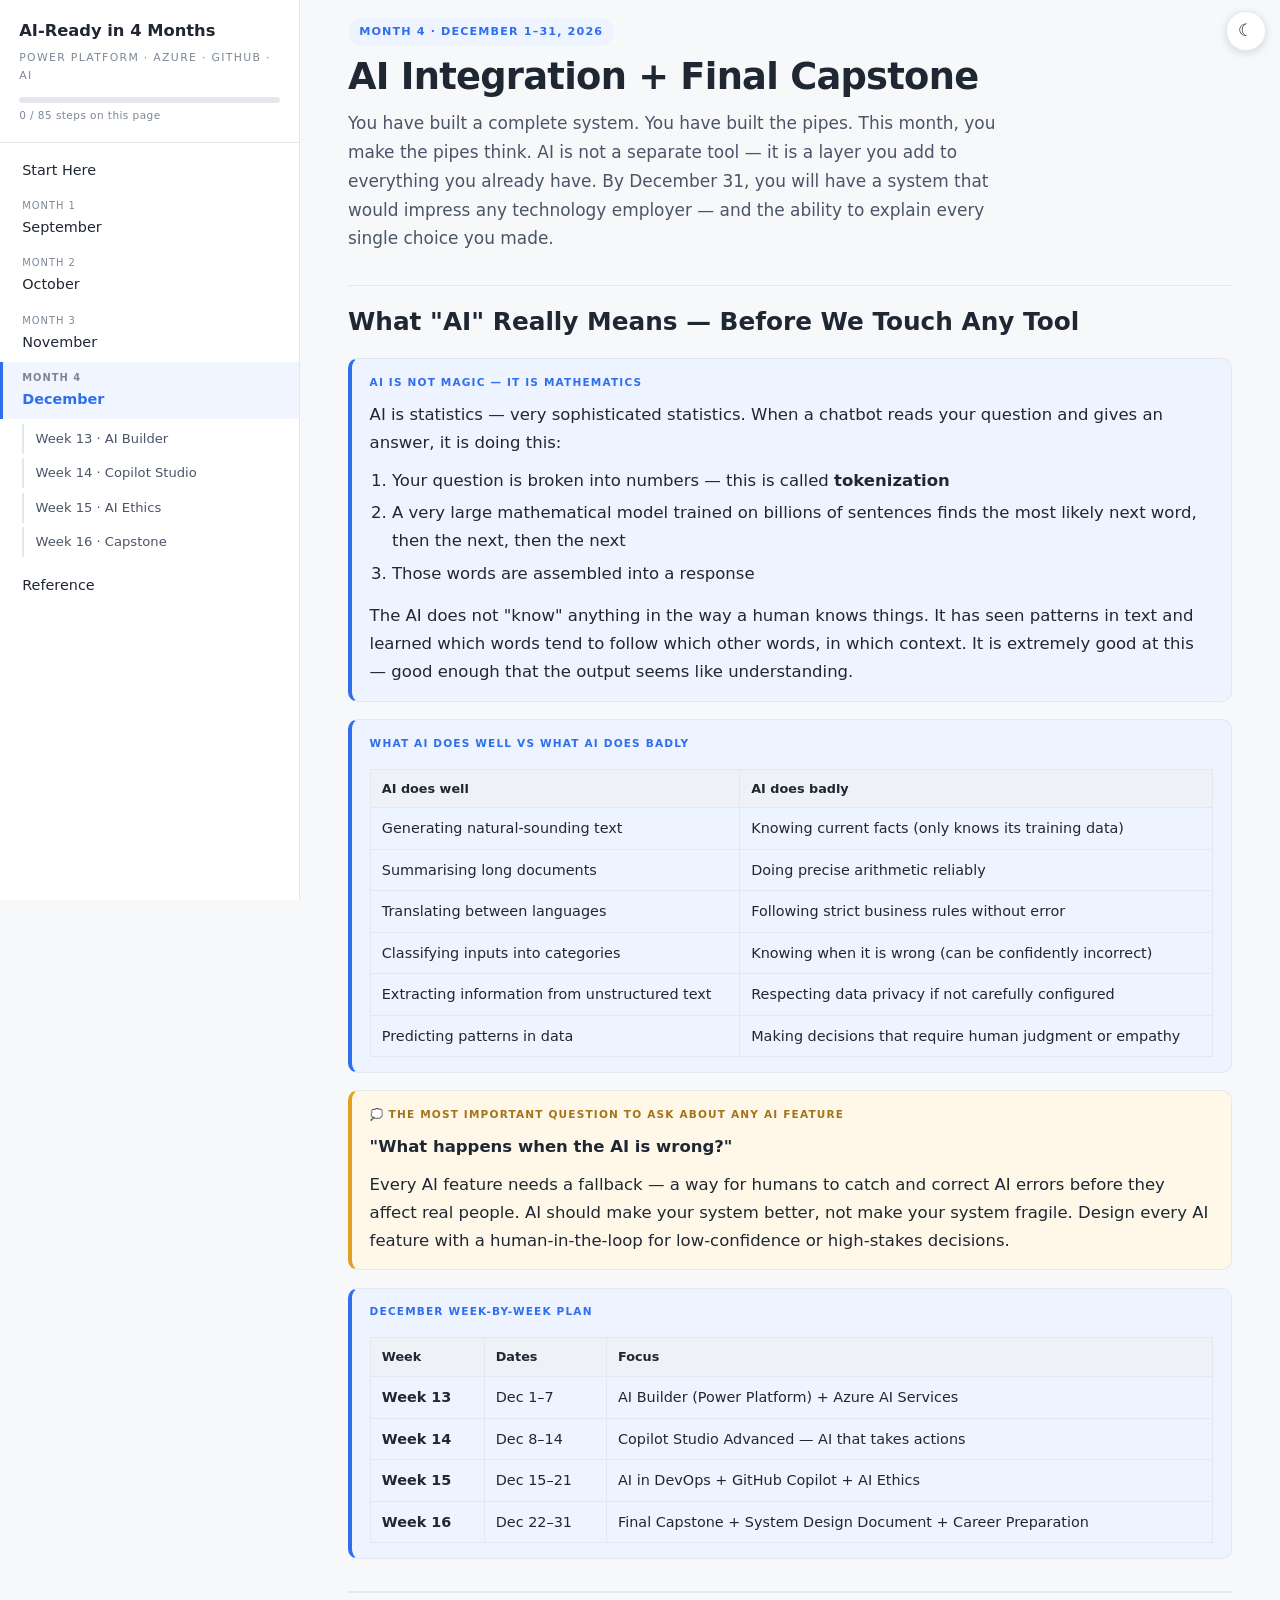
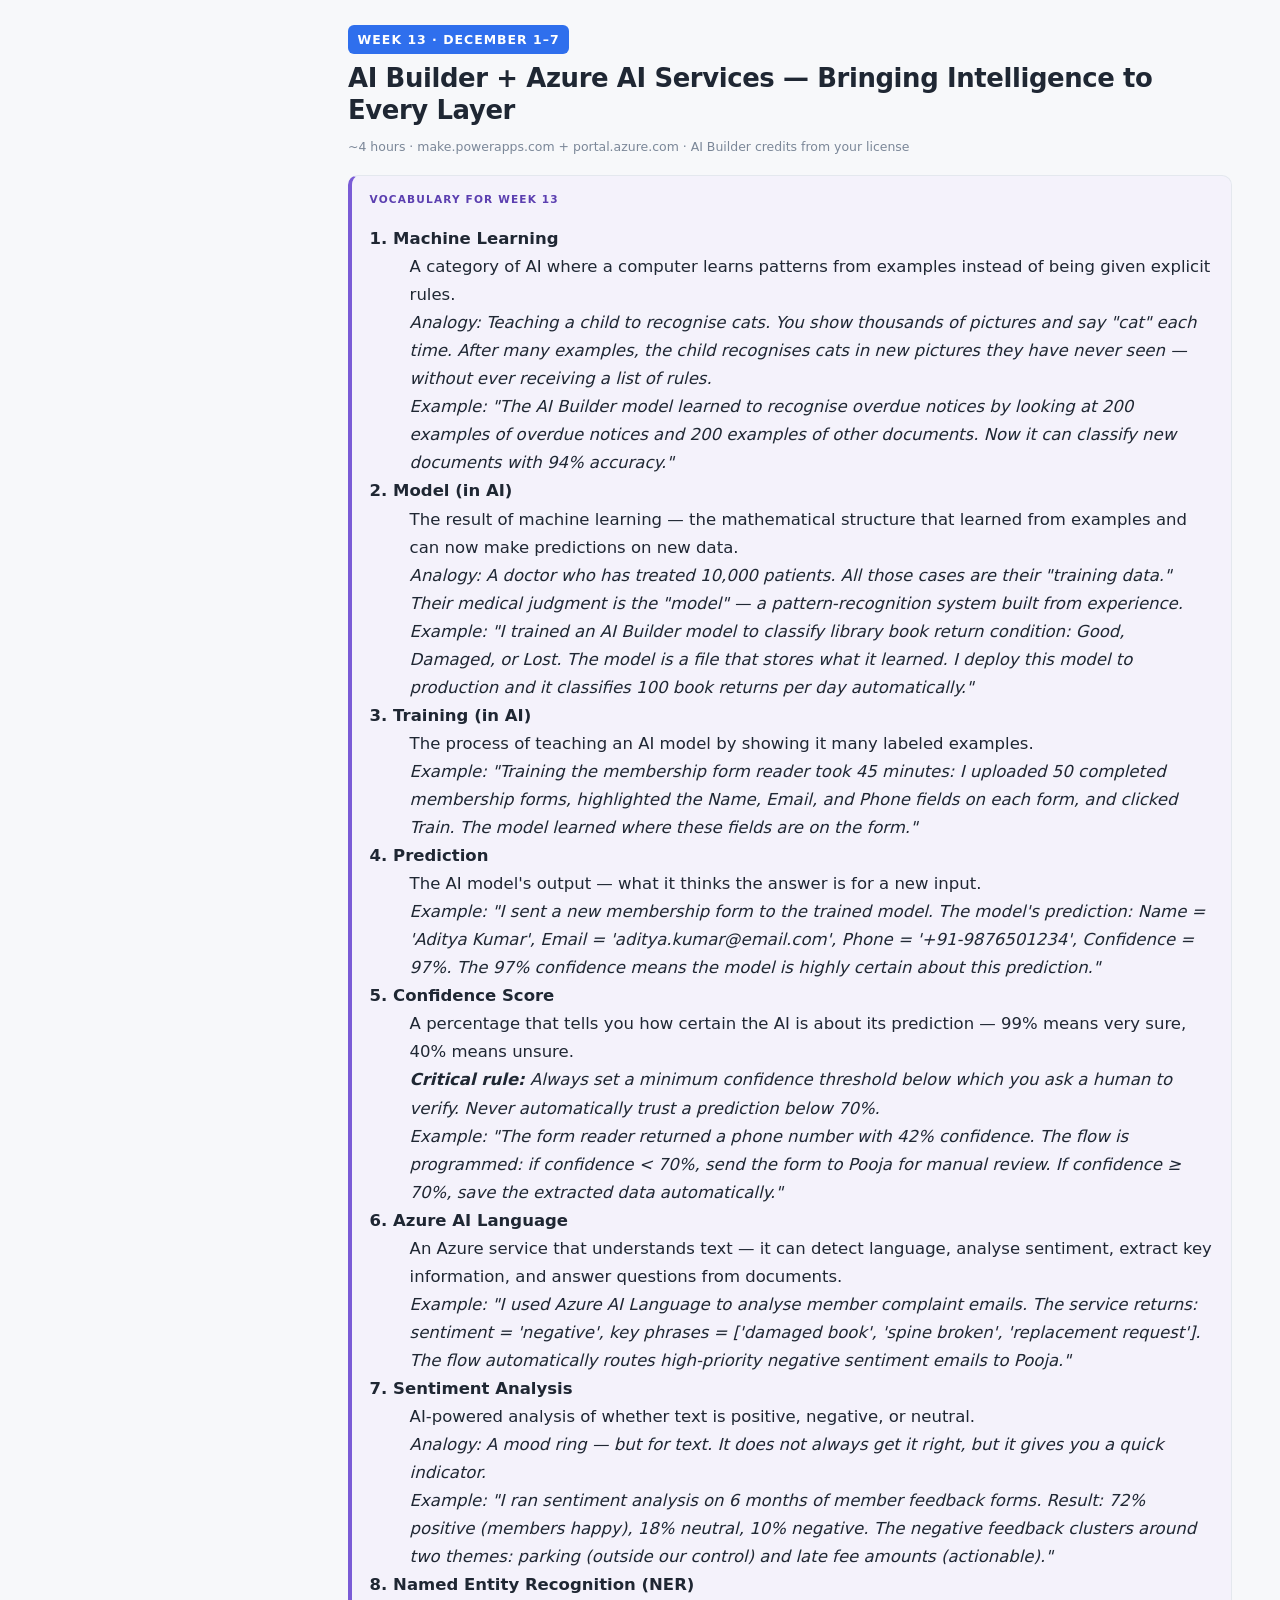
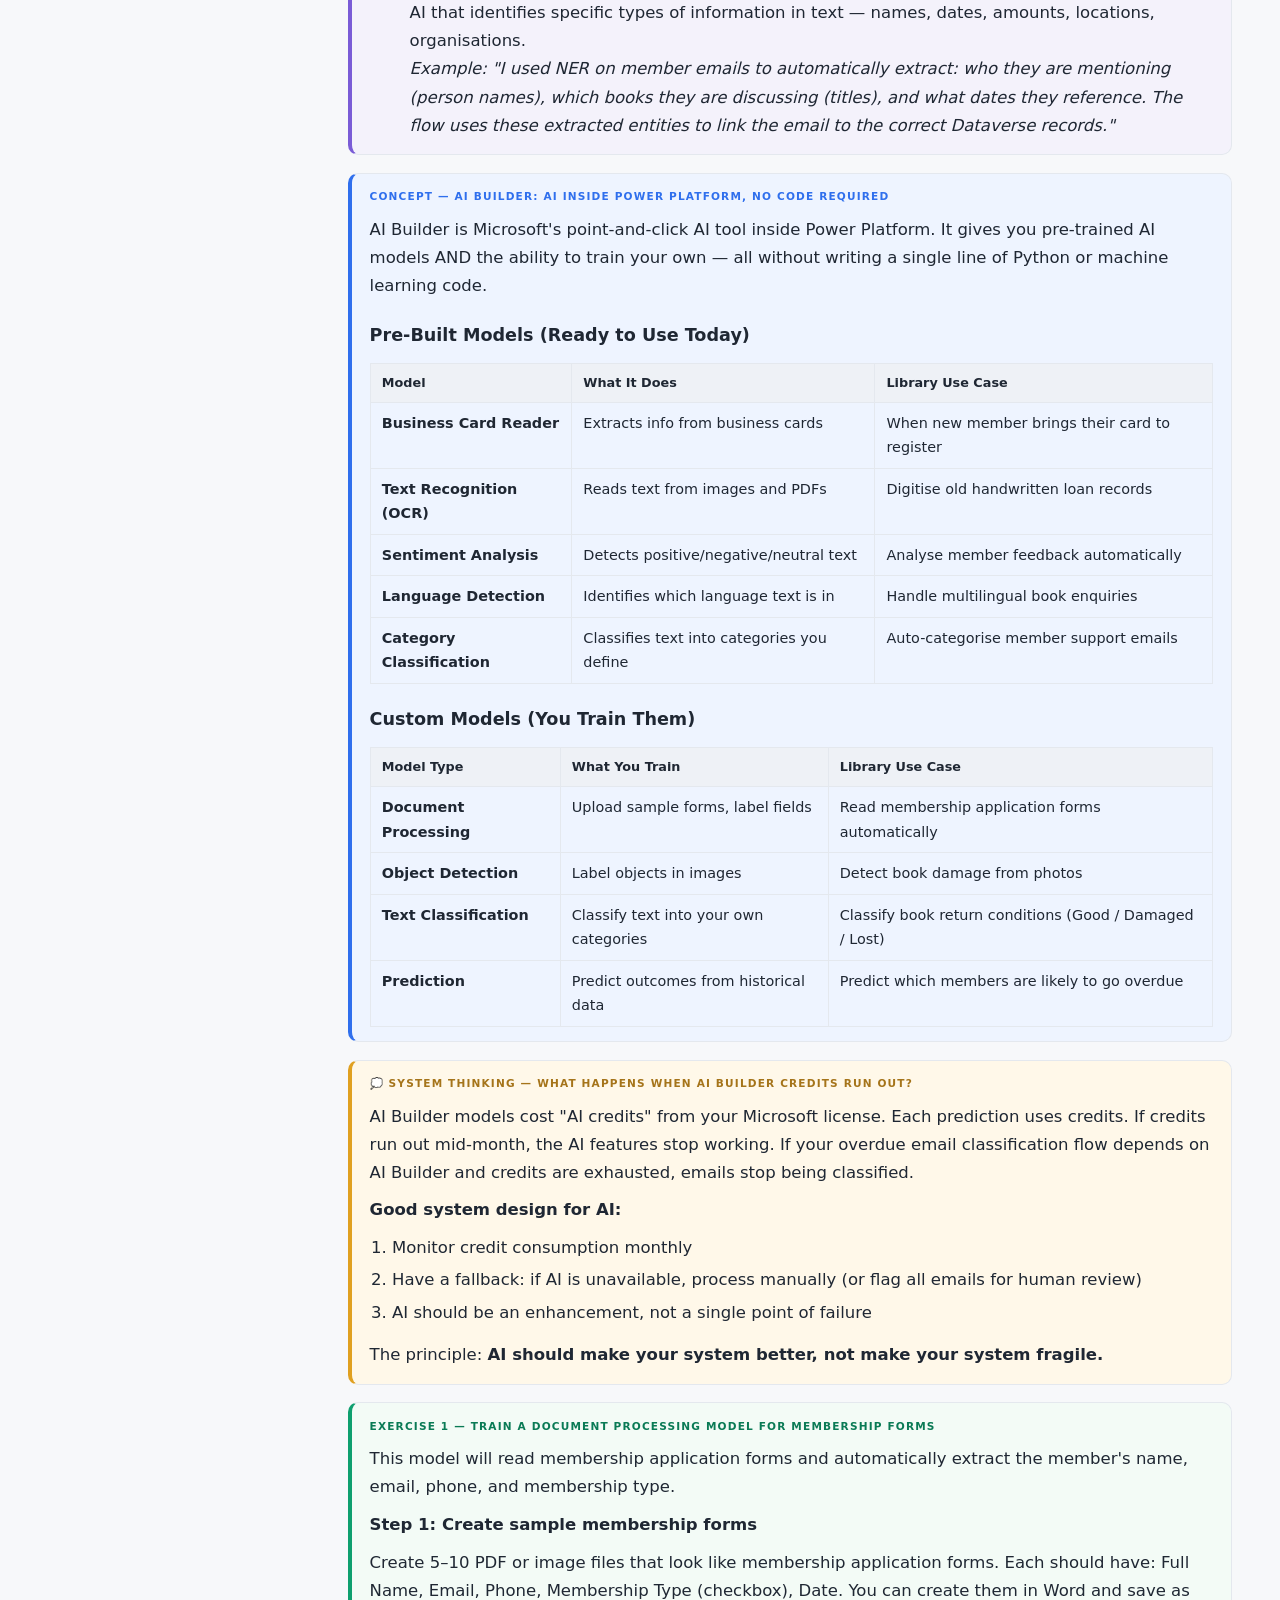
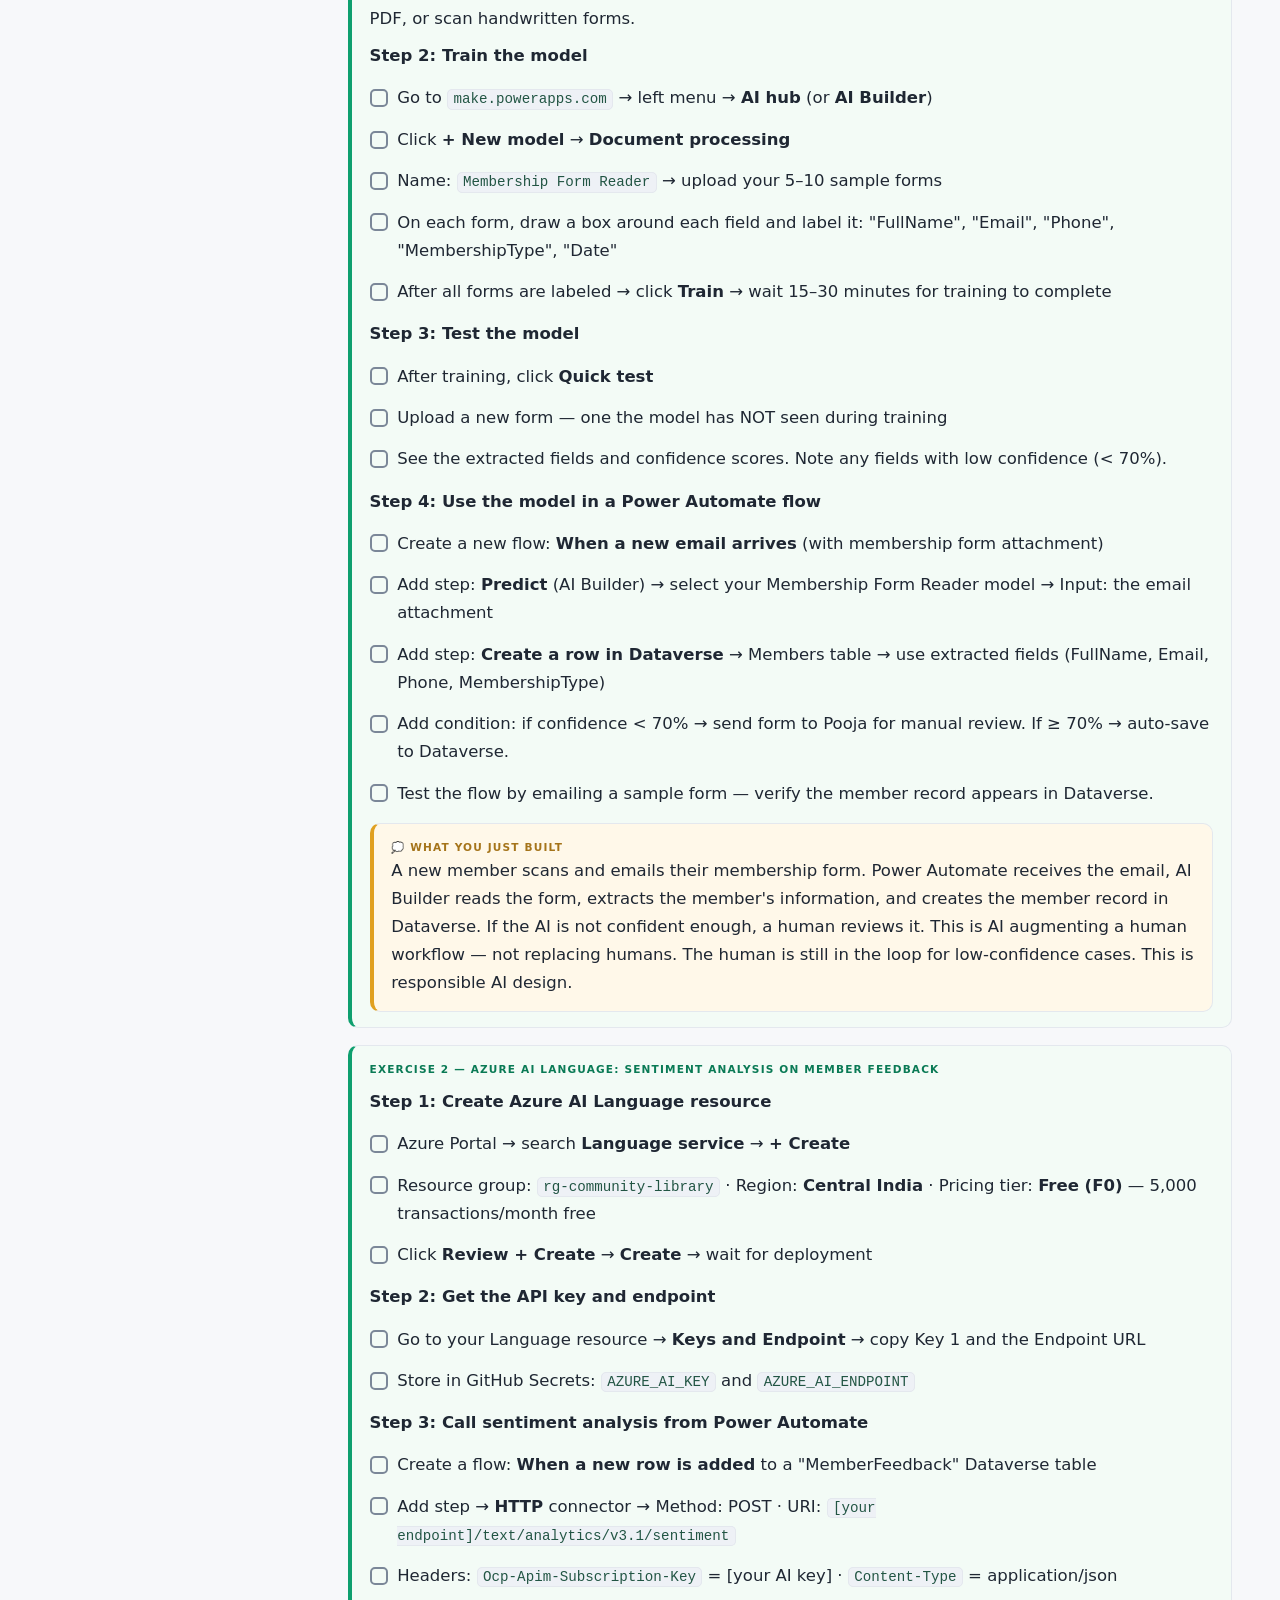
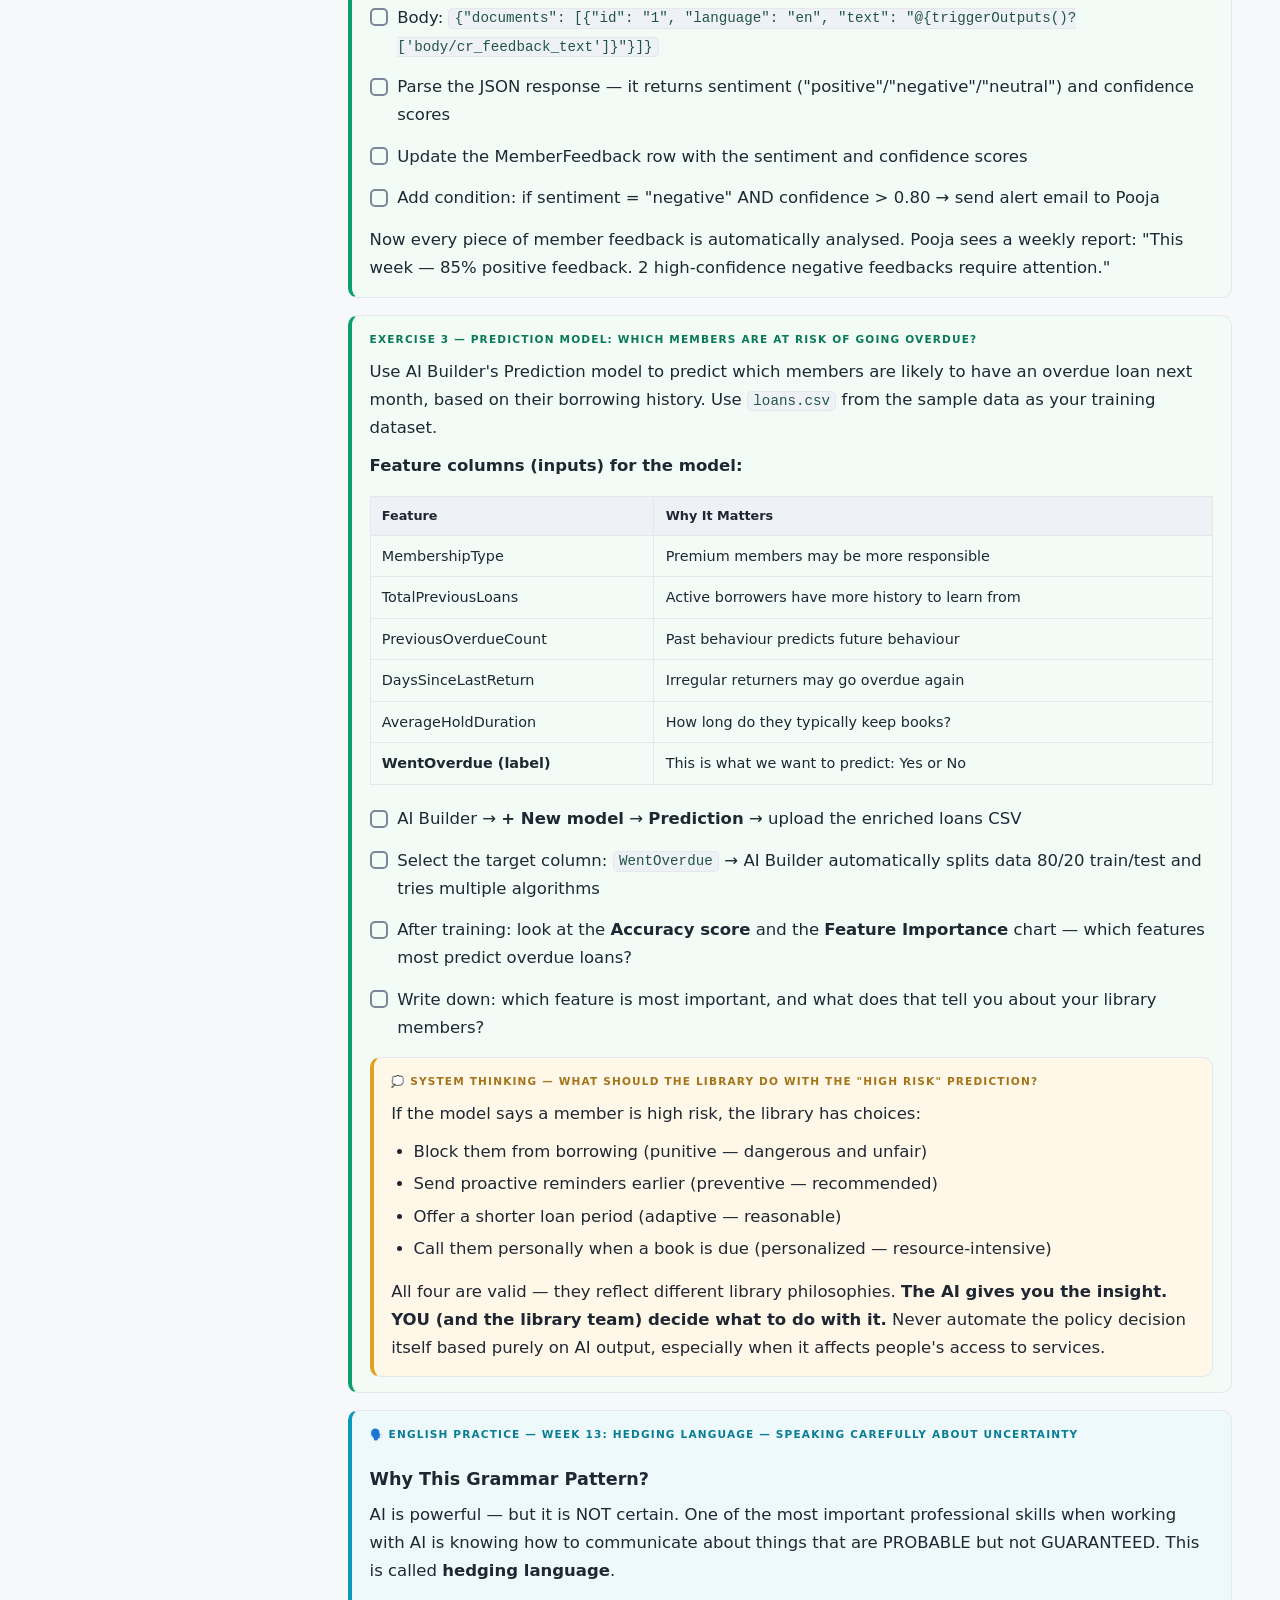
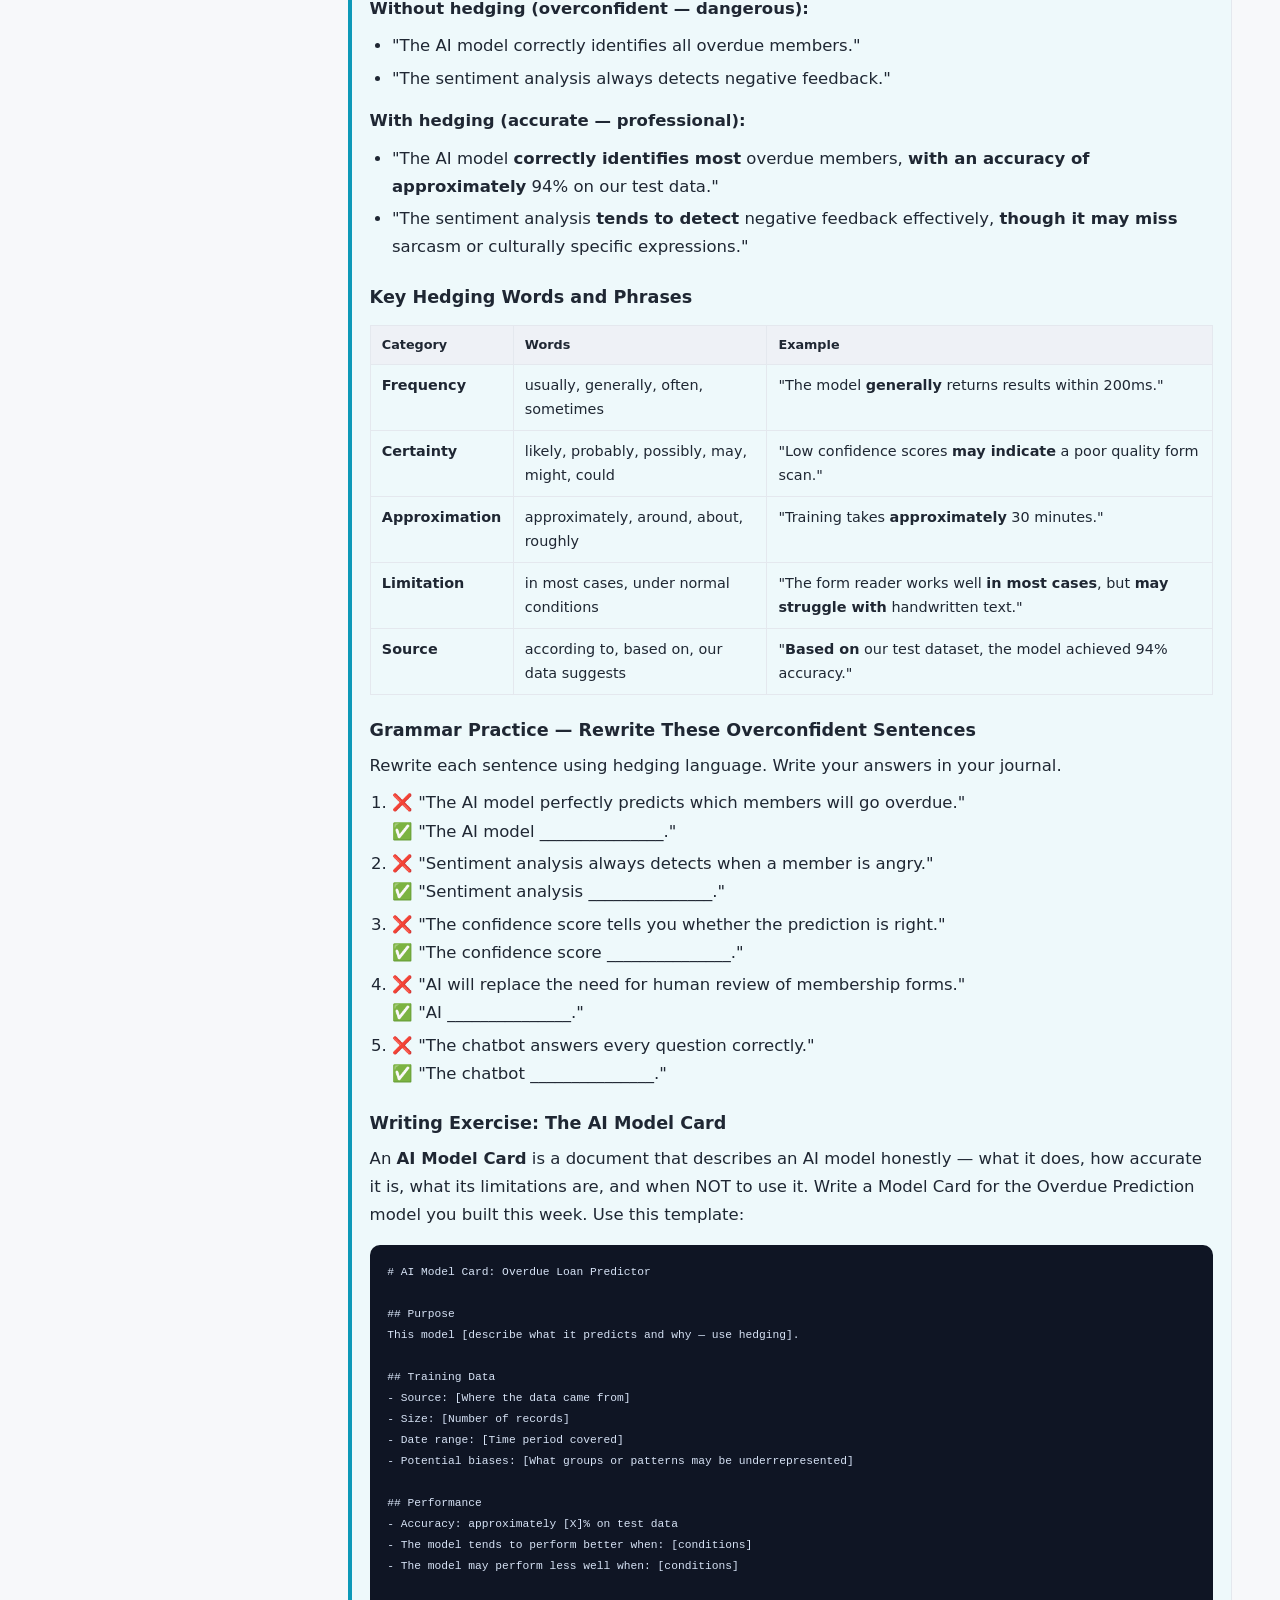
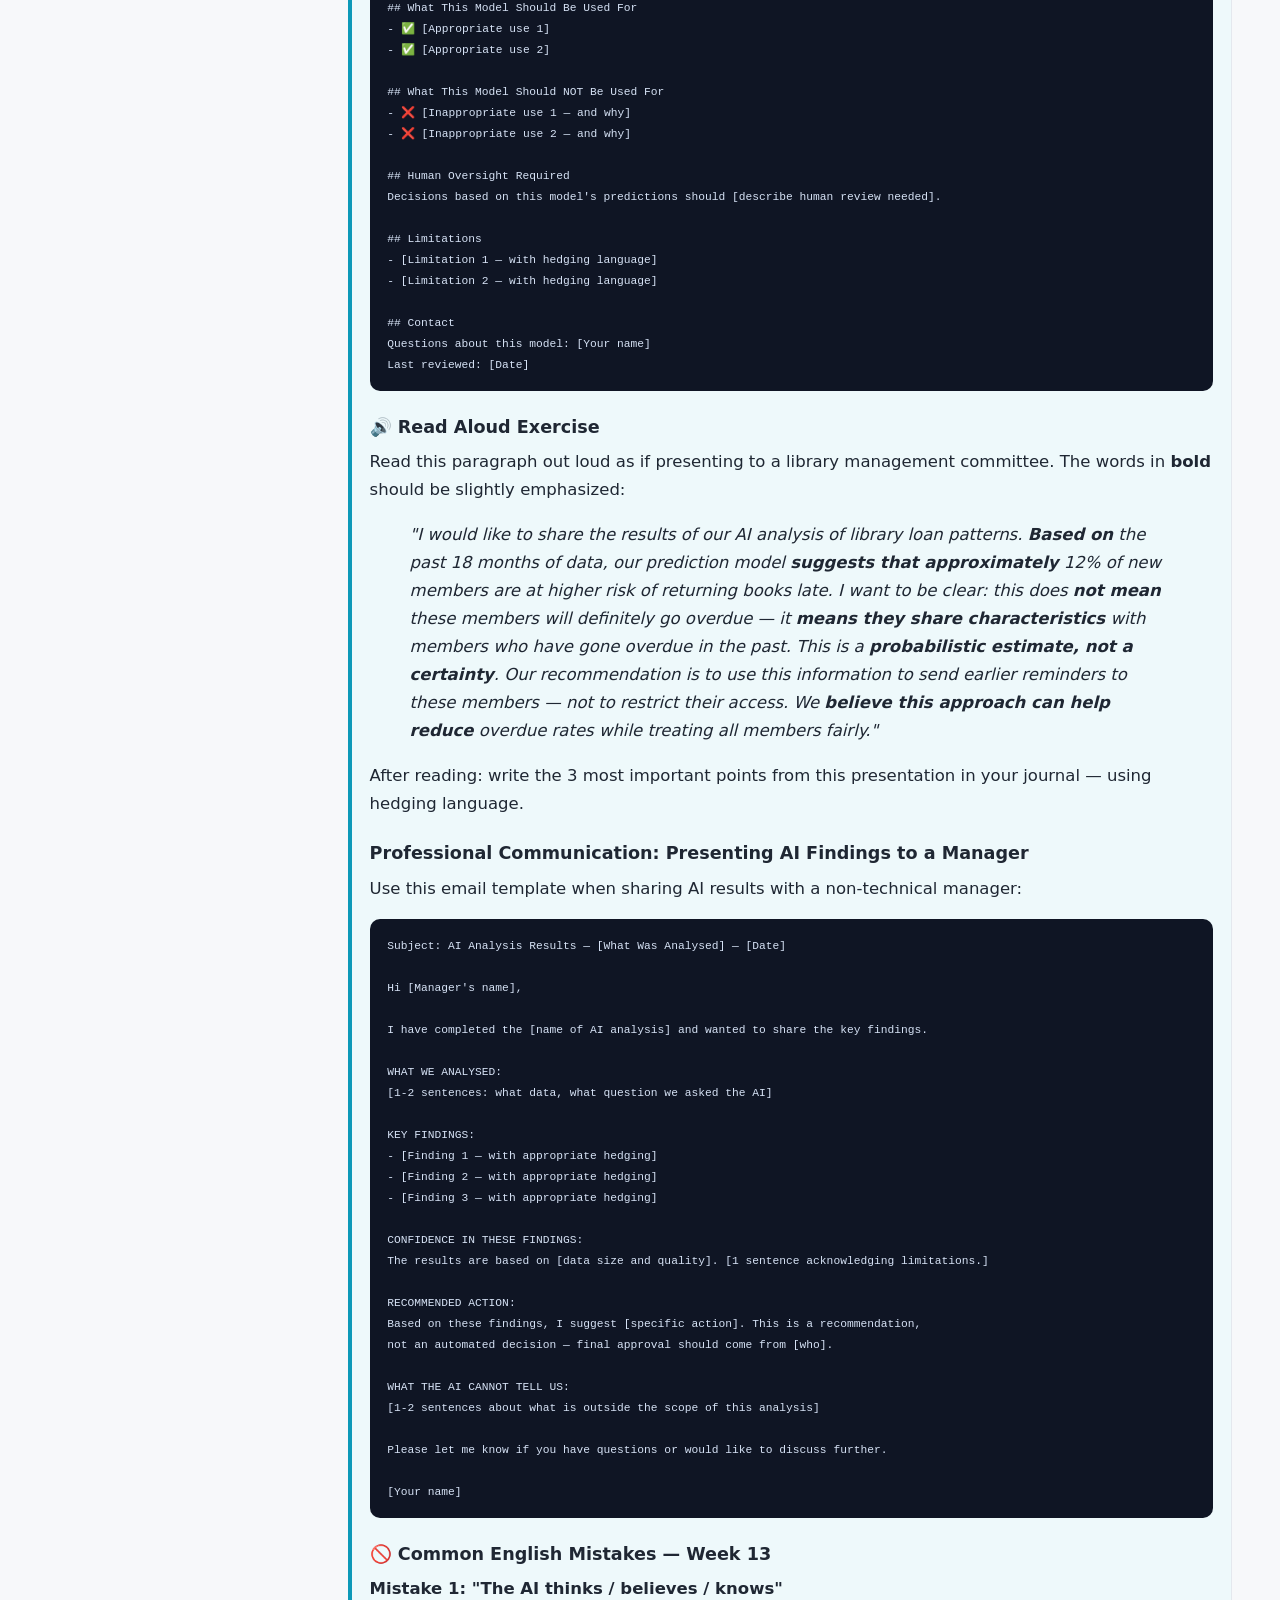
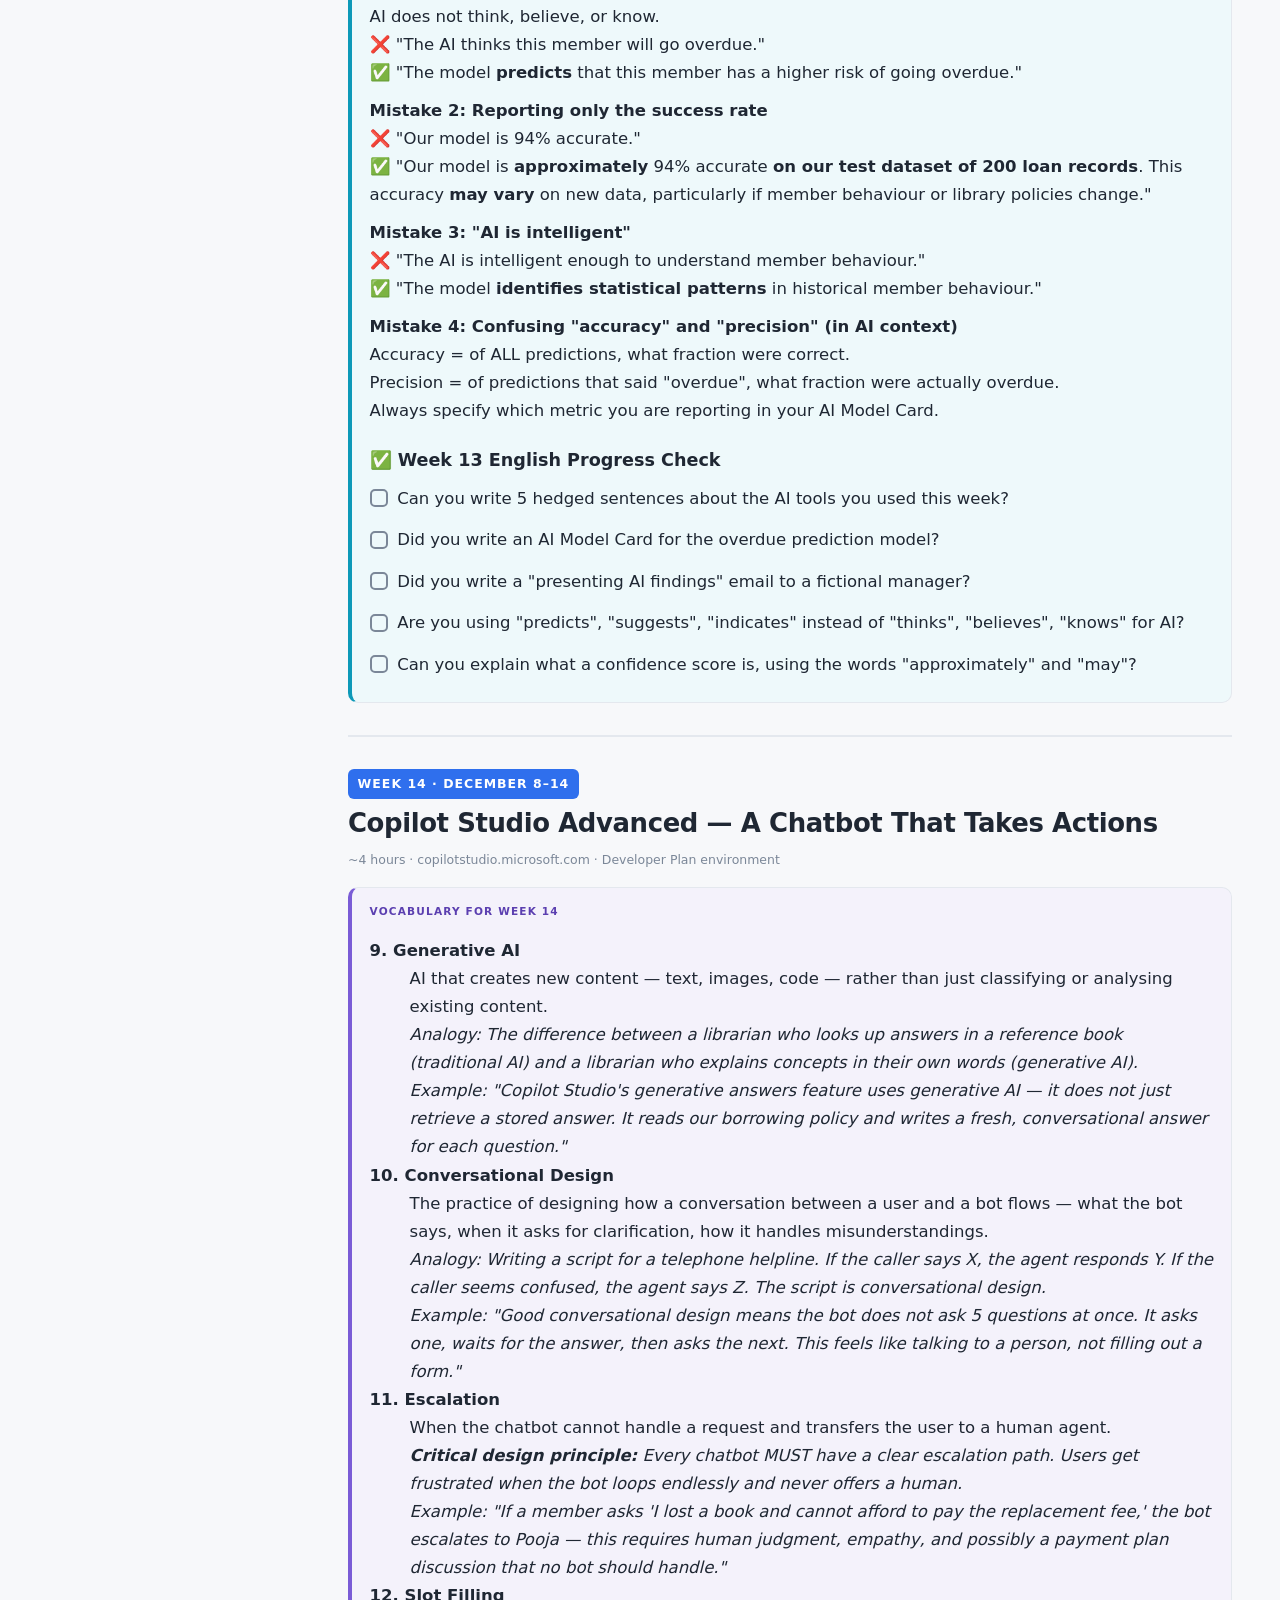
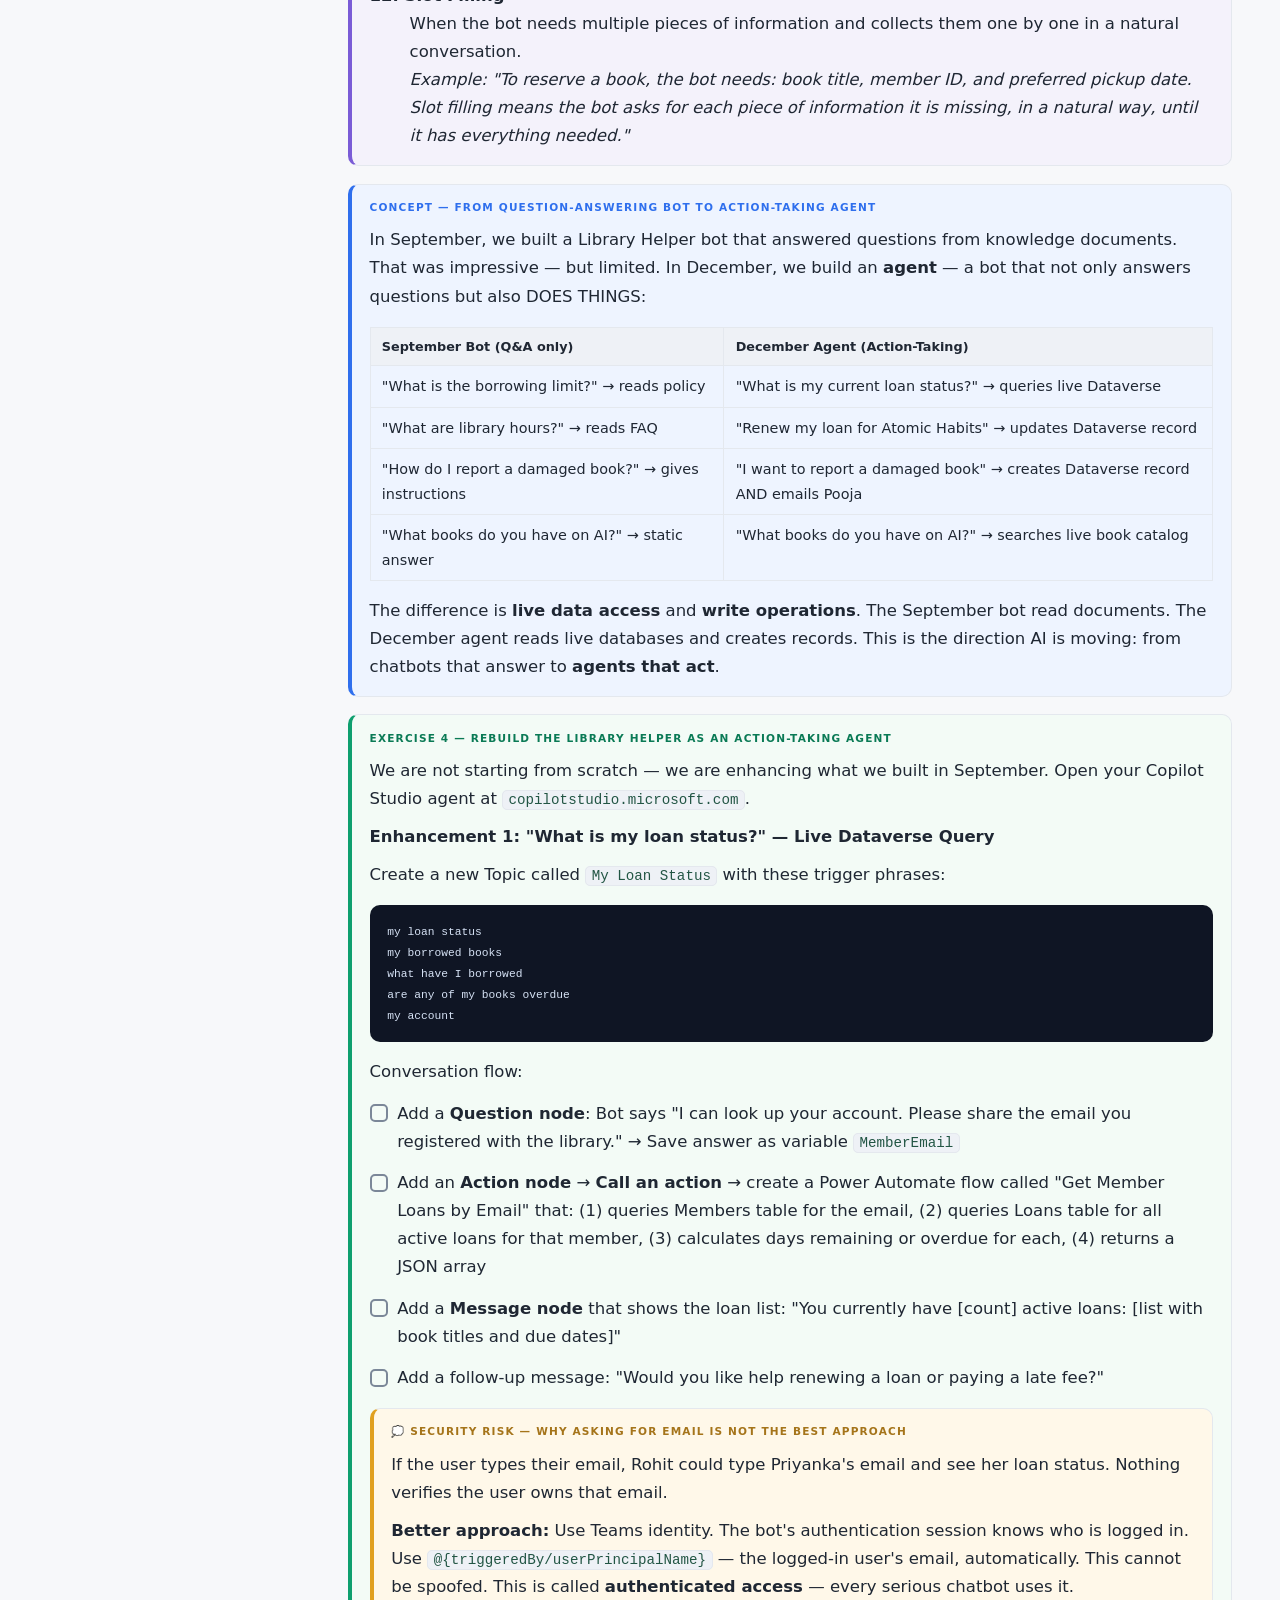
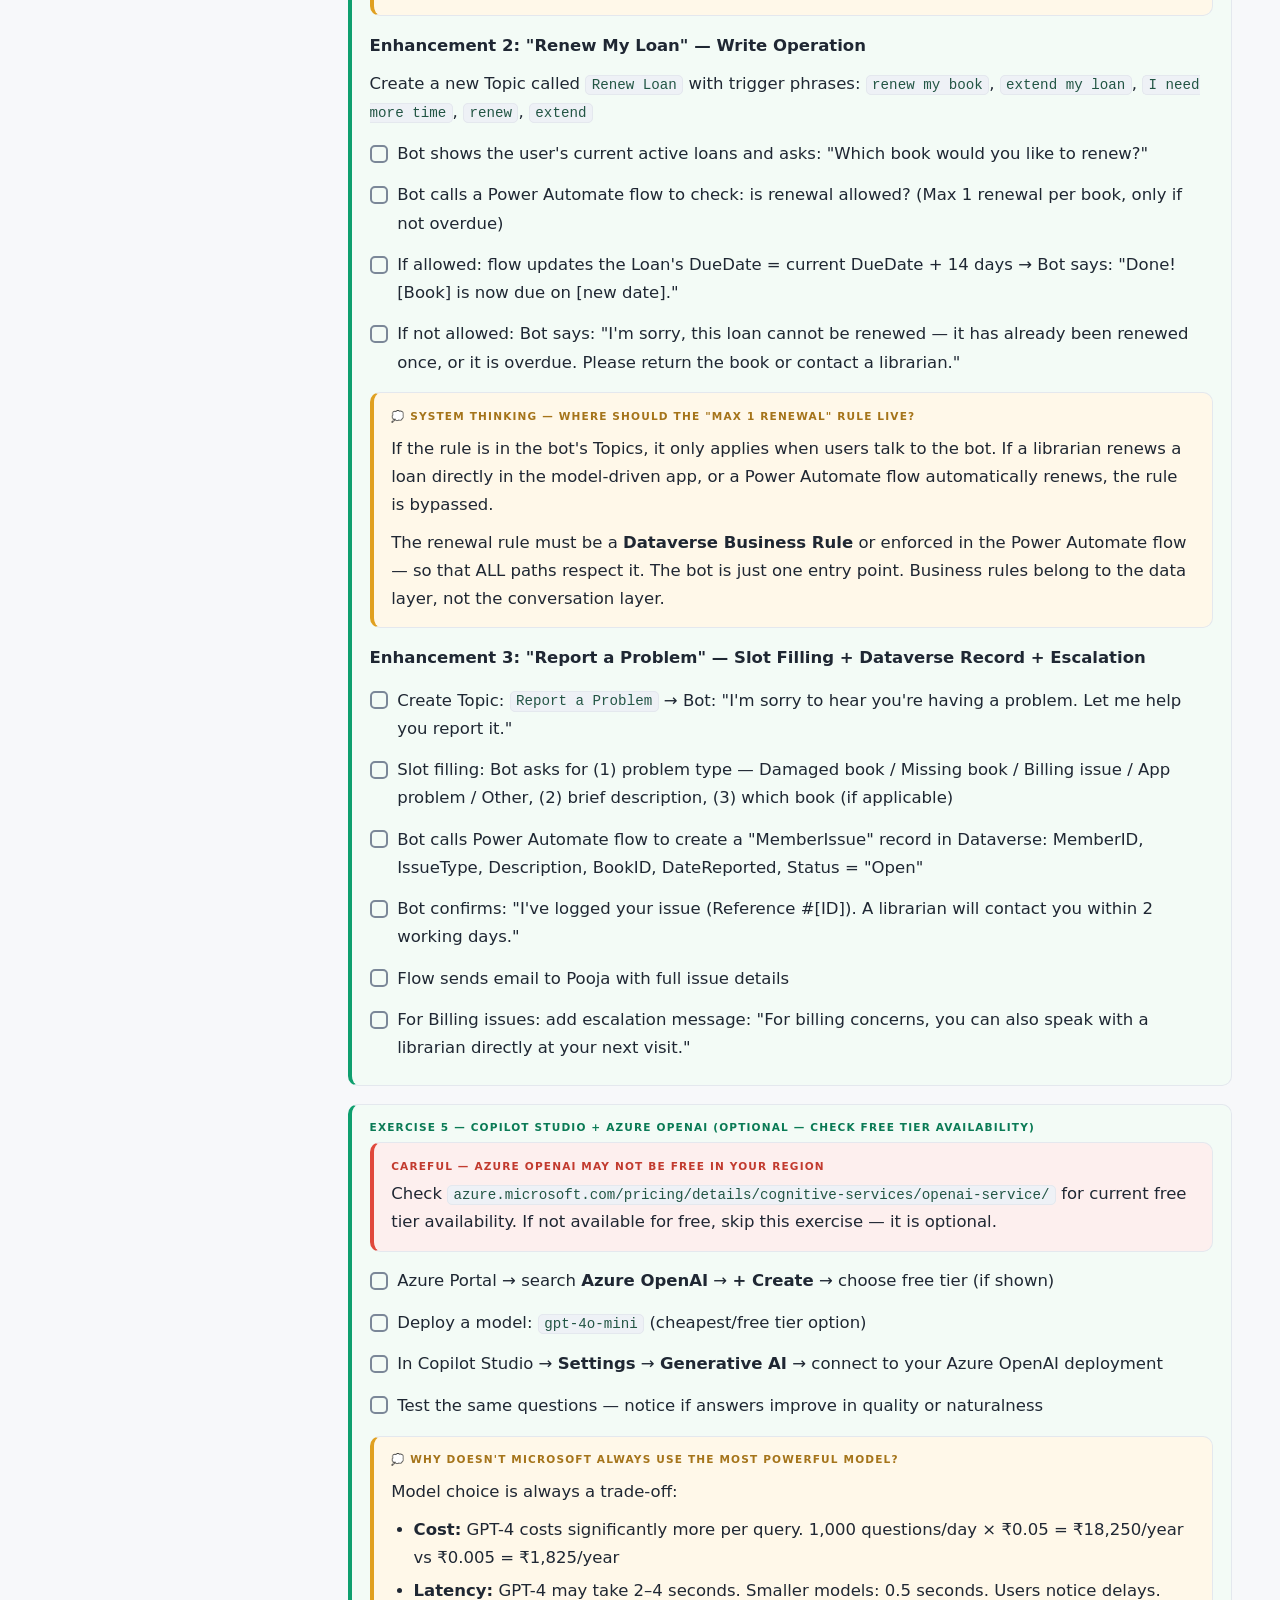
<file: phase4.html>
<!doctype html>
<html lang="en">
<head>
<meta charset="utf-8">
<meta name="viewport" content="width=device-width, initial-scale=1">
<title>Month 4 — December · AI Integration + Capstone · AI-Ready in 4 Months</title>
<link rel="stylesheet" href="assets/course.css">
</head>
<body data-page="phase4">
<button id="menu" aria-label="Menu">☰</button>
<aside id="rail">
  <div class="brand"><a href="index.html">
    <div class="t">AI-Ready in 4 Months</div>
    <div class="s">Power Platform · Azure · GitHub · AI</div></a>
    <div class="prog"><i id="pfill"></i></div>
    <div class="progtxt"><span id="pnum">0</span> / <span id="ptot">0</span> steps on this page</div>
  </div>
  <nav id="nav"></nav>
</aside>

<main>

<header class="hero" id="welcome">
  <span class="pill">Month 4 · December 1–31, 2026</span>
  <h1>AI Integration + Final Capstone</h1>
  <p>You have built a complete system. You have built the pipes. This month, you make the pipes think. AI is not a separate tool — it is a layer you add to everything you already have. By December 31, you will have a system that would impress any technology employer — and the ability to explain every single choice you made.</p>
</header>

<section id="ai-basics">
<h2>What "AI" Really Means — Before We Touch Any Tool</h2>

<div class="card c-concept"><span class="lab">AI is not magic — it is mathematics</span>
<p>AI is statistics — very sophisticated statistics. When a chatbot reads your question and gives an answer, it is doing this:</p>
<ol>
  <li>Your question is broken into numbers — this is called <strong>tokenization</strong></li>
  <li>A very large mathematical model trained on billions of sentences finds the most likely next word, then the next, then the next</li>
  <li>Those words are assembled into a response</li>
</ol>
<p>The AI does not "know" anything in the way a human knows things. It has seen patterns in text and learned which words tend to follow which other words, in which context. It is extremely good at this — good enough that the output seems like understanding.</p>
</div>

<div class="card c-concept"><span class="lab">What AI does well vs what AI does badly</span>
<table>
<tr><th>AI does well</th><th>AI does badly</th></tr>
<tr><td>Generating natural-sounding text</td><td>Knowing current facts (only knows its training data)</td></tr>
<tr><td>Summarising long documents</td><td>Doing precise arithmetic reliably</td></tr>
<tr><td>Translating between languages</td><td>Following strict business rules without error</td></tr>
<tr><td>Classifying inputs into categories</td><td>Knowing when it is wrong (can be confidently incorrect)</td></tr>
<tr><td>Extracting information from unstructured text</td><td>Respecting data privacy if not carefully configured</td></tr>
<tr><td>Predicting patterns in data</td><td>Making decisions that require human judgment or empathy</td></tr>
</table>
</div>

<div class="card c-tip"><span class="lab">💭 The most important question to ask about any AI feature</span>
<p><strong>"What happens when the AI is wrong?"</strong></p>
<p>Every AI feature needs a fallback — a way for humans to catch and correct AI errors before they affect real people. AI should make your system better, not make your system fragile. Design every AI feature with a human-in-the-loop for low-confidence or high-stakes decisions.</p>
</div>

<div class="card c-concept"><span class="lab">December Week-by-Week Plan</span>
<table>
<tr><th>Week</th><th>Dates</th><th>Focus</th></tr>
<tr><td><strong>Week 13</strong></td><td>Dec 1–7</td><td>AI Builder (Power Platform) + Azure AI Services</td></tr>
<tr><td><strong>Week 14</strong></td><td>Dec 8–14</td><td>Copilot Studio Advanced — AI that takes actions</td></tr>
<tr><td><strong>Week 15</strong></td><td>Dec 15–21</td><td>AI in DevOps + GitHub Copilot + AI Ethics</td></tr>
<tr><td><strong>Week 16</strong></td><td>Dec 22–31</td><td>Final Capstone + System Design Document + Career Preparation</td></tr>
</table>
</div>
</section>

<!-- ============================================================ -->
<section class="day" id="week13">
<div class="dhead"><span class="dnum">Week 13 · December 1–7</span></div>
<h2>AI Builder + Azure AI Services — Bringing Intelligence to Every Layer</h2>
<p class="meta">~4 hours · make.powerapps.com + portal.azure.com · AI Builder credits from your license</p>

<div class="card c-gloss"><span class="lab">Vocabulary for Week 13</span>
<dl>
  <dt><strong>1. Machine Learning</strong></dt>
  <dd>A category of AI where a computer learns patterns from examples instead of being given explicit rules.<br>
  <em>Analogy: Teaching a child to recognise cats. You show thousands of pictures and say "cat" each time. After many examples, the child recognises cats in new pictures they have never seen — without ever receiving a list of rules.</em><br>
  <em>Example: "The AI Builder model learned to recognise overdue notices by looking at 200 examples of overdue notices and 200 examples of other documents. Now it can classify new documents with 94% accuracy."</em></dd>

  <dt><strong>2. Model (in AI)</strong></dt>
  <dd>The result of machine learning — the mathematical structure that learned from examples and can now make predictions on new data.<br>
  <em>Analogy: A doctor who has treated 10,000 patients. All those cases are their "training data." Their medical judgment is the "model" — a pattern-recognition system built from experience.</em><br>
  <em>Example: "I trained an AI Builder model to classify library book return condition: Good, Damaged, or Lost. The model is a file that stores what it learned. I deploy this model to production and it classifies 100 book returns per day automatically."</em></dd>

  <dt><strong>3. Training (in AI)</strong></dt>
  <dd>The process of teaching an AI model by showing it many labeled examples.<br>
  <em>Example: "Training the membership form reader took 45 minutes: I uploaded 50 completed membership forms, highlighted the Name, Email, and Phone fields on each form, and clicked Train. The model learned where these fields are on the form."</em></dd>

  <dt><strong>4. Prediction</strong></dt>
  <dd>The AI model's output — what it thinks the answer is for a new input.<br>
  <em>Example: "I sent a new membership form to the trained model. The model's prediction: Name = 'Aditya Kumar', Email = 'aditya.kumar@email.com', Phone = '+91-9876501234', Confidence = 97%. The 97% confidence means the model is highly certain about this prediction."</em></dd>

  <dt><strong>5. Confidence Score</strong></dt>
  <dd>A percentage that tells you how certain the AI is about its prediction — 99% means very sure, 40% means unsure.<br>
  <em><strong>Critical rule:</strong> Always set a minimum confidence threshold below which you ask a human to verify. Never automatically trust a prediction below 70%.</em><br>
  <em>Example: "The form reader returned a phone number with 42% confidence. The flow is programmed: if confidence &lt; 70%, send the form to Pooja for manual review. If confidence ≥ 70%, save the extracted data automatically."</em></dd>

  <dt><strong>6. Azure AI Language</strong></dt>
  <dd>An Azure service that understands text — it can detect language, analyse sentiment, extract key information, and answer questions from documents.<br>
  <em>Example: "I used Azure AI Language to analyse member complaint emails. The service returns: sentiment = 'negative', key phrases = ['damaged book', 'spine broken', 'replacement request']. The flow automatically routes high-priority negative sentiment emails to Pooja."</em></dd>

  <dt><strong>7. Sentiment Analysis</strong></dt>
  <dd>AI-powered analysis of whether text is positive, negative, or neutral.<br>
  <em>Analogy: A mood ring — but for text. It does not always get it right, but it gives you a quick indicator.</em><br>
  <em>Example: "I ran sentiment analysis on 6 months of member feedback forms. Result: 72% positive (members happy), 18% neutral, 10% negative. The negative feedback clusters around two themes: parking (outside our control) and late fee amounts (actionable)."</em></dd>

  <dt><strong>8. Named Entity Recognition (NER)</strong></dt>
  <dd>AI that identifies specific types of information in text — names, dates, amounts, locations, organisations.<br>
  <em>Example: "I used NER on member emails to automatically extract: who they are mentioning (person names), which books they are discussing (titles), and what dates they reference. The flow uses these extracted entities to link the email to the correct Dataverse records."</em></dd>
</dl>
</div>

<div class="card c-concept"><span class="lab">Concept — AI Builder: AI Inside Power Platform, No Code Required</span>
<p>AI Builder is Microsoft's point-and-click AI tool inside Power Platform. It gives you pre-trained AI models AND the ability to train your own — all without writing a single line of Python or machine learning code.</p>

<h3>Pre-Built Models (Ready to Use Today)</h3>
<table>
<tr><th>Model</th><th>What It Does</th><th>Library Use Case</th></tr>
<tr><td><strong>Business Card Reader</strong></td><td>Extracts info from business cards</td><td>When new member brings their card to register</td></tr>
<tr><td><strong>Text Recognition (OCR)</strong></td><td>Reads text from images and PDFs</td><td>Digitise old handwritten loan records</td></tr>
<tr><td><strong>Sentiment Analysis</strong></td><td>Detects positive/negative/neutral text</td><td>Analyse member feedback automatically</td></tr>
<tr><td><strong>Language Detection</strong></td><td>Identifies which language text is in</td><td>Handle multilingual book enquiries</td></tr>
<tr><td><strong>Category Classification</strong></td><td>Classifies text into categories you define</td><td>Auto-categorise member support emails</td></tr>
</table>

<h3>Custom Models (You Train Them)</h3>
<table>
<tr><th>Model Type</th><th>What You Train</th><th>Library Use Case</th></tr>
<tr><td><strong>Document Processing</strong></td><td>Upload sample forms, label fields</td><td>Read membership application forms automatically</td></tr>
<tr><td><strong>Object Detection</strong></td><td>Label objects in images</td><td>Detect book damage from photos</td></tr>
<tr><td><strong>Text Classification</strong></td><td>Classify text into your own categories</td><td>Classify book return conditions (Good / Damaged / Lost)</td></tr>
<tr><td><strong>Prediction</strong></td><td>Predict outcomes from historical data</td><td>Predict which members are likely to go overdue</td></tr>
</table>
</div>

<div class="card c-tip"><span class="lab">💭 System Thinking — What happens when AI Builder credits run out?</span>
<p>AI Builder models cost "AI credits" from your Microsoft license. Each prediction uses credits. If credits run out mid-month, the AI features stop working. If your overdue email classification flow depends on AI Builder and credits are exhausted, emails stop being classified.</p>
<p><strong>Good system design for AI:</strong></p>
<ol>
  <li>Monitor credit consumption monthly</li>
  <li>Have a fallback: if AI is unavailable, process manually (or flag all emails for human review)</li>
  <li>AI should be an enhancement, not a single point of failure</li>
</ol>
<p>The principle: <strong>AI should make your system better, not make your system fragile.</strong></p>
</div>

<div class="card c-do"><span class="lab">Exercise 1 — Train a Document Processing Model for Membership Forms</span>
<p>This model will read membership application forms and automatically extract the member's name, email, phone, and membership type.</p>

<p><strong>Step 1: Create sample membership forms</strong></p>
<p>Create 5–10 PDF or image files that look like membership application forms. Each should have: Full Name, Email, Phone, Membership Type (checkbox), Date. You can create them in Word and save as PDF, or scan handwritten forms.</p>

<p><strong>Step 2: Train the model</strong></p>
<ul class="tasks">
  <li><span class="box"></span><span class="txt">Go to <code>make.powerapps.com</code> → left menu → <strong>AI hub</strong> (or <strong>AI Builder</strong>)</span></li>
  <li><span class="box"></span><span class="txt">Click <strong>+ New model</strong> → <strong>Document processing</strong></span></li>
  <li><span class="box"></span><span class="txt">Name: <code>Membership Form Reader</code> → upload your 5–10 sample forms</span></li>
  <li><span class="box"></span><span class="txt">On each form, draw a box around each field and label it: "FullName", "Email", "Phone", "MembershipType", "Date"</span></li>
  <li><span class="box"></span><span class="txt">After all forms are labeled → click <strong>Train</strong> → wait 15–30 minutes for training to complete</span></li>
</ul>

<p><strong>Step 3: Test the model</strong></p>
<ul class="tasks">
  <li><span class="box"></span><span class="txt">After training, click <strong>Quick test</strong></span></li>
  <li><span class="box"></span><span class="txt">Upload a new form — one the model has NOT seen during training</span></li>
  <li><span class="box"></span><span class="txt">See the extracted fields and confidence scores. Note any fields with low confidence (&lt; 70%).</span></li>
</ul>

<p><strong>Step 4: Use the model in a Power Automate flow</strong></p>
<ul class="tasks">
  <li><span class="box"></span><span class="txt">Create a new flow: <strong>When a new email arrives</strong> (with membership form attachment)</span></li>
  <li><span class="box"></span><span class="txt">Add step: <strong>Predict</strong> (AI Builder) → select your Membership Form Reader model → Input: the email attachment</span></li>
  <li><span class="box"></span><span class="txt">Add step: <strong>Create a row in Dataverse</strong> → Members table → use extracted fields (FullName, Email, Phone, MembershipType)</span></li>
  <li><span class="box"></span><span class="txt">Add condition: if confidence &lt; 70% → send form to Pooja for manual review. If ≥ 70% → auto-save to Dataverse.</span></li>
  <li><span class="box"></span><span class="txt">Test the flow by emailing a sample form — verify the member record appears in Dataverse.</span></li>
</ul>

<div class="card c-tip" style="margin:.7rem 0 0"><span class="lab">💭 What you just built</span>
A new member scans and emails their membership form. Power Automate receives the email, AI Builder reads the form, extracts the member's information, and creates the member record in Dataverse. If the AI is not confident enough, a human reviews it. This is AI augmenting a human workflow — not replacing humans. The human is still in the loop for low-confidence cases. This is responsible AI design.
</div>
</div>

<div class="card c-do"><span class="lab">Exercise 2 — Azure AI Language: Sentiment Analysis on Member Feedback</span>

<p><strong>Step 1: Create Azure AI Language resource</strong></p>
<ul class="tasks">
  <li><span class="box"></span><span class="txt">Azure Portal → search <strong>Language service</strong> → <strong>+ Create</strong></span></li>
  <li><span class="box"></span><span class="txt">Resource group: <code>rg-community-library</code> · Region: <strong>Central India</strong> · Pricing tier: <strong>Free (F0)</strong> — 5,000 transactions/month free</span></li>
  <li><span class="box"></span><span class="txt">Click <strong>Review + Create</strong> → <strong>Create</strong> → wait for deployment</span></li>
</ul>

<p><strong>Step 2: Get the API key and endpoint</strong></p>
<ul class="tasks">
  <li><span class="box"></span><span class="txt">Go to your Language resource → <strong>Keys and Endpoint</strong> → copy Key 1 and the Endpoint URL</span></li>
  <li><span class="box"></span><span class="txt">Store in GitHub Secrets: <code>AZURE_AI_KEY</code> and <code>AZURE_AI_ENDPOINT</code></span></li>
</ul>

<p><strong>Step 3: Call sentiment analysis from Power Automate</strong></p>
<ul class="tasks">
  <li><span class="box"></span><span class="txt">Create a flow: <strong>When a new row is added</strong> to a "MemberFeedback" Dataverse table</span></li>
  <li><span class="box"></span><span class="txt">Add step → <strong>HTTP</strong> connector → Method: POST · URI: <code>[your endpoint]/text/analytics/v3.1/sentiment</code></span></li>
  <li><span class="box"></span><span class="txt">Headers: <code>Ocp-Apim-Subscription-Key</code> = [your AI key] · <code>Content-Type</code> = application/json</span></li>
  <li><span class="box"></span><span class="txt">Body: <code>{"documents": [{"id": "1", "language": "en", "text": "@{triggerOutputs()?['body/cr_feedback_text']}"}]}</code></span></li>
  <li><span class="box"></span><span class="txt">Parse the JSON response — it returns sentiment ("positive"/"negative"/"neutral") and confidence scores</span></li>
  <li><span class="box"></span><span class="txt">Update the MemberFeedback row with the sentiment and confidence scores</span></li>
  <li><span class="box"></span><span class="txt">Add condition: if sentiment = "negative" AND confidence &gt; 0.80 → send alert email to Pooja</span></li>
</ul>
<p>Now every piece of member feedback is automatically analysed. Pooja sees a weekly report: "This week — 85% positive feedback. 2 high-confidence negative feedbacks require attention."</p>
</div>

<div class="card c-do"><span class="lab">Exercise 3 — Prediction Model: Which Members Are at Risk of Going Overdue?</span>
<p>Use AI Builder's Prediction model to predict which members are likely to have an overdue loan next month, based on their borrowing history. Use <code>loans.csv</code> from the sample data as your training dataset.</p>

<p><strong>Feature columns (inputs) for the model:</strong></p>
<table>
<tr><th>Feature</th><th>Why It Matters</th></tr>
<tr><td>MembershipType</td><td>Premium members may be more responsible</td></tr>
<tr><td>TotalPreviousLoans</td><td>Active borrowers have more history to learn from</td></tr>
<tr><td>PreviousOverdueCount</td><td>Past behaviour predicts future behaviour</td></tr>
<tr><td>DaysSinceLastReturn</td><td>Irregular returners may go overdue again</td></tr>
<tr><td>AverageHoldDuration</td><td>How long do they typically keep books?</td></tr>
<tr><td><strong>WentOverdue (label)</strong></td><td>This is what we want to predict: Yes or No</td></tr>
</table>

<ul class="tasks">
  <li><span class="box"></span><span class="txt">AI Builder → <strong>+ New model</strong> → <strong>Prediction</strong> → upload the enriched loans CSV</span></li>
  <li><span class="box"></span><span class="txt">Select the target column: <code>WentOverdue</code> → AI Builder automatically splits data 80/20 train/test and tries multiple algorithms</span></li>
  <li><span class="box"></span><span class="txt">After training: look at the <strong>Accuracy score</strong> and the <strong>Feature Importance</strong> chart — which features most predict overdue loans?</span></li>
  <li><span class="box"></span><span class="txt">Write down: which feature is most important, and what does that tell you about your library members?</span></li>
</ul>

<div class="card c-tip" style="margin:.7rem 0 0"><span class="lab">💭 System Thinking — What should the library do with the "high risk" prediction?</span>
<p>If the model says a member is high risk, the library has choices:</p>
<ul>
  <li>Block them from borrowing (punitive — dangerous and unfair)</li>
  <li>Send proactive reminders earlier (preventive — recommended)</li>
  <li>Offer a shorter loan period (adaptive — reasonable)</li>
  <li>Call them personally when a book is due (personalized — resource-intensive)</li>
</ul>
<p>All four are valid — they reflect different library philosophies. <strong>The AI gives you the insight. YOU (and the library team) decide what to do with it.</strong> Never automate the policy decision itself based purely on AI output, especially when it affects people's access to services.</p>
</div>
</div>

<div class="card c-check"><span class="lab">🗣️ English Practice — Week 13: Hedging Language — Speaking Carefully About Uncertainty</span>

<h3>Why This Grammar Pattern?</h3>
<p>AI is powerful — but it is NOT certain. One of the most important professional skills when working with AI is knowing how to communicate about things that are PROBABLE but not GUARANTEED. This is called <strong>hedging language</strong>.</p>

<p><strong>Without hedging (overconfident — dangerous):</strong></p>
<ul>
  <li>"The AI model correctly identifies all overdue members."</li>
  <li>"The sentiment analysis always detects negative feedback."</li>
</ul>
<p><strong>With hedging (accurate — professional):</strong></p>
<ul>
  <li>"The AI model <strong>correctly identifies most</strong> overdue members, <strong>with an accuracy of approximately</strong> 94% on our test data."</li>
  <li>"The sentiment analysis <strong>tends to detect</strong> negative feedback effectively, <strong>though it may miss</strong> sarcasm or culturally specific expressions."</li>
</ul>

<h3>Key Hedging Words and Phrases</h3>
<table>
<tr><th>Category</th><th>Words</th><th>Example</th></tr>
<tr><td><strong>Frequency</strong></td><td>usually, generally, often, sometimes</td><td>"The model <strong>generally</strong> returns results within 200ms."</td></tr>
<tr><td><strong>Certainty</strong></td><td>likely, probably, possibly, may, might, could</td><td>"Low confidence scores <strong>may indicate</strong> a poor quality form scan."</td></tr>
<tr><td><strong>Approximation</strong></td><td>approximately, around, about, roughly</td><td>"Training takes <strong>approximately</strong> 30 minutes."</td></tr>
<tr><td><strong>Limitation</strong></td><td>in most cases, under normal conditions</td><td>"The form reader works well <strong>in most cases</strong>, but <strong>may struggle with</strong> handwritten text."</td></tr>
<tr><td><strong>Source</strong></td><td>according to, based on, our data suggests</td><td>"<strong>Based on</strong> our test dataset, the model achieved 94% accuracy."</td></tr>
</table>

<h3>Grammar Practice — Rewrite These Overconfident Sentences</h3>
<p>Rewrite each sentence using hedging language. Write your answers in your journal.</p>
<ol>
  <li>❌ "The AI model perfectly predicts which members will go overdue."<br>✅ "The AI model _______________."</li>
  <li>❌ "Sentiment analysis always detects when a member is angry."<br>✅ "Sentiment analysis _______________."</li>
  <li>❌ "The confidence score tells you whether the prediction is right."<br>✅ "The confidence score _______________."</li>
  <li>❌ "AI will replace the need for human review of membership forms."<br>✅ "AI _______________."</li>
  <li>❌ "The chatbot answers every question correctly."<br>✅ "The chatbot _______________."</li>
</ol>

<h3>Writing Exercise: The AI Model Card</h3>
<p>An <strong>AI Model Card</strong> is a document that describes an AI model honestly — what it does, how accurate it is, what its limitations are, and when NOT to use it. Write a Model Card for the Overdue Prediction model you built this week. Use this template:</p>
<pre><code># AI Model Card: Overdue Loan Predictor

## Purpose
This model [describe what it predicts and why — use hedging].

## Training Data
- Source: [Where the data came from]
- Size: [Number of records]
- Date range: [Time period covered]
- Potential biases: [What groups or patterns may be underrepresented]

## Performance
- Accuracy: approximately [X]% on test data
- The model tends to perform better when: [conditions]
- The model may perform less well when: [conditions]

## What This Model Should Be Used For
- ✅ [Appropriate use 1]
- ✅ [Appropriate use 2]

## What This Model Should NOT Be Used For
- ❌ [Inappropriate use 1 — and why]
- ❌ [Inappropriate use 2 — and why]

## Human Oversight Required
Decisions based on this model's predictions should [describe human review needed].

## Limitations
- [Limitation 1 — with hedging language]
- [Limitation 2 — with hedging language]

## Contact
Questions about this model: [Your name]
Last reviewed: [Date]</code></pre>

<h3>🔊 Read Aloud Exercise</h3>
<p>Read this paragraph out loud as if presenting to a library management committee. The words in <strong>bold</strong> should be slightly emphasized:</p>
<blockquote><em>"I would like to share the results of our AI analysis of library loan patterns. <strong>Based on</strong> the past 18 months of data, our prediction model <strong>suggests that approximately</strong> 12% of new members are at higher risk of returning books late. I want to be clear: this does <strong>not mean</strong> these members will definitely go overdue — it <strong>means they share characteristics</strong> with members who have gone overdue in the past. This is a <strong>probabilistic estimate, not a certainty</strong>. Our recommendation is to use this information to send earlier reminders to these members — not to restrict their access. We <strong>believe this approach can help reduce</strong> overdue rates while treating all members fairly."</em></blockquote>
<p>After reading: write the 3 most important points from this presentation in your journal — using hedging language.</p>

<h3>Professional Communication: Presenting AI Findings to a Manager</h3>
<p>Use this email template when sharing AI results with a non-technical manager:</p>
<pre><code>Subject: AI Analysis Results — [What Was Analysed] — [Date]

Hi [Manager's name],

I have completed the [name of AI analysis] and wanted to share the key findings.

WHAT WE ANALYSED:
[1-2 sentences: what data, what question we asked the AI]

KEY FINDINGS:
- [Finding 1 — with appropriate hedging]
- [Finding 2 — with appropriate hedging]
- [Finding 3 — with appropriate hedging]

CONFIDENCE IN THESE FINDINGS:
The results are based on [data size and quality]. [1 sentence acknowledging limitations.]

RECOMMENDED ACTION:
Based on these findings, I suggest [specific action]. This is a recommendation,
not an automated decision — final approval should come from [who].

WHAT THE AI CANNOT TELL US:
[1-2 sentences about what is outside the scope of this analysis]

Please let me know if you have questions or would like to discuss further.

[Your name]</code></pre>

<h3>🚫 Common English Mistakes — Week 13</h3>
<p><strong>Mistake 1: "The AI thinks / believes / knows"</strong><br>
AI does not think, believe, or know.<br>
❌ "The AI thinks this member will go overdue."<br>
✅ "The model <strong>predicts</strong> that this member has a higher risk of going overdue."</p>

<p><strong>Mistake 2: Reporting only the success rate</strong><br>
❌ "Our model is 94% accurate."<br>
✅ "Our model is <strong>approximately</strong> 94% accurate <strong>on our test dataset of 200 loan records</strong>. This accuracy <strong>may vary</strong> on new data, particularly if member behaviour or library policies change."</p>

<p><strong>Mistake 3: "AI is intelligent"</strong><br>
❌ "The AI is intelligent enough to understand member behaviour."<br>
✅ "The model <strong>identifies statistical patterns</strong> in historical member behaviour."</p>

<p><strong>Mistake 4: Confusing "accuracy" and "precision" (in AI context)</strong><br>
Accuracy = of ALL predictions, what fraction were correct.<br>
Precision = of predictions that said "overdue", what fraction were actually overdue.<br>
Always specify which metric you are reporting in your AI Model Card.</p>

<h3>✅ Week 13 English Progress Check</h3>
<ul class="tasks">
  <li><span class="box"></span><span class="txt">Can you write 5 hedged sentences about the AI tools you used this week?</span></li>
  <li><span class="box"></span><span class="txt">Did you write an AI Model Card for the overdue prediction model?</span></li>
  <li><span class="box"></span><span class="txt">Did you write a "presenting AI findings" email to a fictional manager?</span></li>
  <li><span class="box"></span><span class="txt">Are you using "predicts", "suggests", "indicates" instead of "thinks", "believes", "knows" for AI?</span></li>
  <li><span class="box"></span><span class="txt">Can you explain what a confidence score is, using the words "approximately" and "may"?</span></li>
</ul>
</div>
</section>

<!-- ============================================================ -->
<section class="day" id="week14">
<div class="dhead"><span class="dnum">Week 14 · December 8–14</span></div>
<h2>Copilot Studio Advanced — A Chatbot That Takes Actions</h2>
<p class="meta">~4 hours · copilotstudio.microsoft.com · Developer Plan environment</p>

<div class="card c-gloss"><span class="lab">Vocabulary for Week 14</span>
<dl>
  <dt><strong>9. Generative AI</strong></dt>
  <dd>AI that creates new content — text, images, code — rather than just classifying or analysing existing content.<br>
  <em>Analogy: The difference between a librarian who looks up answers in a reference book (traditional AI) and a librarian who explains concepts in their own words (generative AI).</em><br>
  <em>Example: "Copilot Studio's generative answers feature uses generative AI — it does not just retrieve a stored answer. It reads our borrowing policy and writes a fresh, conversational answer for each question."</em></dd>

  <dt><strong>10. Conversational Design</strong></dt>
  <dd>The practice of designing how a conversation between a user and a bot flows — what the bot says, when it asks for clarification, how it handles misunderstandings.<br>
  <em>Analogy: Writing a script for a telephone helpline. If the caller says X, the agent responds Y. If the caller seems confused, the agent says Z. The script is conversational design.</em><br>
  <em>Example: "Good conversational design means the bot does not ask 5 questions at once. It asks one, waits for the answer, then asks the next. This feels like talking to a person, not filling out a form."</em></dd>

  <dt><strong>11. Escalation</strong></dt>
  <dd>When the chatbot cannot handle a request and transfers the user to a human agent.<br>
  <em><strong>Critical design principle:</strong> Every chatbot MUST have a clear escalation path. Users get frustrated when the bot loops endlessly and never offers a human.</em><br>
  <em>Example: "If a member asks 'I lost a book and cannot afford to pay the replacement fee,' the bot escalates to Pooja — this requires human judgment, empathy, and possibly a payment plan discussion that no bot should handle."</em></dd>

  <dt><strong>12. Slot Filling</strong></dt>
  <dd>When the bot needs multiple pieces of information and collects them one by one in a natural conversation.<br>
  <em>Example: "To reserve a book, the bot needs: book title, member ID, and preferred pickup date. Slot filling means the bot asks for each piece of information it is missing, in a natural way, until it has everything needed."</em></dd>
</dl>
</div>

<div class="card c-concept"><span class="lab">Concept — From Question-Answering Bot to Action-Taking Agent</span>
<p>In September, we built a Library Helper bot that answered questions from knowledge documents. That was impressive — but limited. In December, we build an <strong>agent</strong> — a bot that not only answers questions but also DOES THINGS:</p>
<table>
<tr><th>September Bot (Q&amp;A only)</th><th>December Agent (Action-Taking)</th></tr>
<tr><td>"What is the borrowing limit?" → reads policy</td><td>"What is my current loan status?" → queries live Dataverse</td></tr>
<tr><td>"What are library hours?" → reads FAQ</td><td>"Renew my loan for Atomic Habits" → updates Dataverse record</td></tr>
<tr><td>"How do I report a damaged book?" → gives instructions</td><td>"I want to report a damaged book" → creates Dataverse record AND emails Pooja</td></tr>
<tr><td>"What books do you have on AI?" → static answer</td><td>"What books do you have on AI?" → searches live book catalog</td></tr>
</table>
<p>The difference is <strong>live data access</strong> and <strong>write operations</strong>. The September bot read documents. The December agent reads live databases and creates records. This is the direction AI is moving: from chatbots that answer to <strong>agents that act</strong>.</p>
</div>

<div class="card c-do"><span class="lab">Exercise 4 — Rebuild the Library Helper as an Action-Taking Agent</span>
<p>We are not starting from scratch — we are enhancing what we built in September. Open your Copilot Studio agent at <code>copilotstudio.microsoft.com</code>.</p>

<p><strong>Enhancement 1: "What is my loan status?" — Live Dataverse Query</strong></p>
<p>Create a new Topic called <code>My Loan Status</code> with these trigger phrases:</p>
<pre><code>my loan status
my borrowed books
what have I borrowed
are any of my books overdue
my account</code></pre>
<p>Conversation flow:</p>
<ul class="tasks">
  <li><span class="box"></span><span class="txt">Add a <strong>Question node</strong>: Bot says "I can look up your account. Please share the email you registered with the library." → Save answer as variable <code>MemberEmail</code></span></li>
  <li><span class="box"></span><span class="txt">Add an <strong>Action node</strong> → <strong>Call an action</strong> → create a Power Automate flow called "Get Member Loans by Email" that: (1) queries Members table for the email, (2) queries Loans table for all active loans for that member, (3) calculates days remaining or overdue for each, (4) returns a JSON array</span></li>
  <li><span class="box"></span><span class="txt">Add a <strong>Message node</strong> that shows the loan list: "You currently have [count] active loans: [list with book titles and due dates]"</span></li>
  <li><span class="box"></span><span class="txt">Add a follow-up message: "Would you like help renewing a loan or paying a late fee?"</span></li>
</ul>

<div class="card c-tip" style="margin:.7rem 0 0"><span class="lab">💭 Security Risk — Why asking for email is not the best approach</span>
<p>If the user types their email, Rohit could type Priyanka's email and see her loan status. Nothing verifies the user owns that email.</p>
<p><strong>Better approach:</strong> Use Teams identity. The bot's authentication session knows who is logged in. Use <code>@{triggeredBy/userPrincipalName}</code> — the logged-in user's email, automatically. This cannot be spoofed. This is called <strong>authenticated access</strong> — every serious chatbot uses it.</p>
</div>

<p style="margin-top:1rem"><strong>Enhancement 2: "Renew My Loan" — Write Operation</strong></p>
<p>Create a new Topic called <code>Renew Loan</code> with trigger phrases: <code>renew my book</code>, <code>extend my loan</code>, <code>I need more time</code>, <code>renew</code>, <code>extend</code></p>
<ul class="tasks">
  <li><span class="box"></span><span class="txt">Bot shows the user's current active loans and asks: "Which book would you like to renew?"</span></li>
  <li><span class="box"></span><span class="txt">Bot calls a Power Automate flow to check: is renewal allowed? (Max 1 renewal per book, only if not overdue)</span></li>
  <li><span class="box"></span><span class="txt">If allowed: flow updates the Loan's DueDate = current DueDate + 14 days → Bot says: "Done! [Book] is now due on [new date]."</span></li>
  <li><span class="box"></span><span class="txt">If not allowed: Bot says: "I'm sorry, this loan cannot be renewed — it has already been renewed once, or it is overdue. Please return the book or contact a librarian."</span></li>
</ul>

<div class="card c-tip" style="margin:.7rem 0 0"><span class="lab">💭 System Thinking — Where should the "max 1 renewal" rule live?</span>
<p>If the rule is in the bot's Topics, it only applies when users talk to the bot. If a librarian renews a loan directly in the model-driven app, or a Power Automate flow automatically renews, the rule is bypassed.</p>
<p>The renewal rule must be a <strong>Dataverse Business Rule</strong> or enforced in the Power Automate flow — so that ALL paths respect it. The bot is just one entry point. Business rules belong to the data layer, not the conversation layer.</p>
</div>

<p style="margin-top:1rem"><strong>Enhancement 3: "Report a Problem" — Slot Filling + Dataverse Record + Escalation</strong></p>
<ul class="tasks">
  <li><span class="box"></span><span class="txt">Create Topic: <code>Report a Problem</code> → Bot: "I'm sorry to hear you're having a problem. Let me help you report it."</span></li>
  <li><span class="box"></span><span class="txt">Slot filling: Bot asks for (1) problem type — Damaged book / Missing book / Billing issue / App problem / Other, (2) brief description, (3) which book (if applicable)</span></li>
  <li><span class="box"></span><span class="txt">Bot calls Power Automate flow to create a "MemberIssue" record in Dataverse: MemberID, IssueType, Description, BookID, DateReported, Status = "Open"</span></li>
  <li><span class="box"></span><span class="txt">Bot confirms: "I've logged your issue (Reference #[ID]). A librarian will contact you within 2 working days."</span></li>
  <li><span class="box"></span><span class="txt">Flow sends email to Pooja with full issue details</span></li>
  <li><span class="box"></span><span class="txt">For Billing issues: add escalation message: "For billing concerns, you can also speak with a librarian directly at your next visit."</span></li>
</ul>
</div>

<div class="card c-do"><span class="lab">Exercise 5 — Copilot Studio + Azure OpenAI (Optional — check free tier availability)</span>
<div class="card c-warn" style="margin:0 0 .7rem"><span class="lab">Careful — Azure OpenAI may not be free in your region</span>
Check <code>azure.microsoft.com/pricing/details/cognitive-services/openai-service/</code> for current free tier availability. If not available for free, skip this exercise — it is optional.
</div>
<ul class="tasks">
  <li><span class="box"></span><span class="txt">Azure Portal → search <strong>Azure OpenAI</strong> → <strong>+ Create</strong> → choose free tier (if shown)</span></li>
  <li><span class="box"></span><span class="txt">Deploy a model: <code>gpt-4o-mini</code> (cheapest/free tier option)</span></li>
  <li><span class="box"></span><span class="txt">In Copilot Studio → <strong>Settings</strong> → <strong>Generative AI</strong> → connect to your Azure OpenAI deployment</span></li>
  <li><span class="box"></span><span class="txt">Test the same questions — notice if answers improve in quality or naturalness</span></li>
</ul>

<div class="card c-tip" style="margin:.7rem 0 0"><span class="lab">💭 Why doesn't Microsoft always use the most powerful model?</span>
<p>Model choice is always a trade-off:</p>
<ul>
  <li><strong>Cost:</strong> GPT-4 costs significantly more per query. 1,000 questions/day × ₹0.05 = ₹18,250/year vs ₹0.005 = ₹1,825/year</li>
  <li><strong>Latency:</strong> GPT-4 may take 2–4 seconds. Smaller models: 0.5 seconds. Users notice delays.</li>
  <li><strong>Privacy:</strong> Some organisations cannot send data to external servers. Azure OpenAI keeps data within your chosen region.</li>
</ul>
<p>The "best" model is the one that meets your specific requirements at acceptable cost — not always the most powerful one.</p>
</div>
</div>

<div class="card c-check"><span class="lab">🗣️ English Practice — Week 14: Problem-Solution Structure</span>

<h3>The 6-Part Structure</h3>
<table>
<tr><th>Part</th><th>Connectors</th></tr>
<tr><td>1. The Problem</td><td>"The problem was that..." / "Without X, users could not..."</td></tr>
<tr><td>2. Why It Mattered</td><td>"This meant that..." / "As a result,..." / "The impact was..."</td></tr>
<tr><td>3. The Solution</td><td>"To solve this, we..." / "The solution was to..."</td></tr>
<tr><td>4. How It Works</td><td>"This works because..." / "When a user X, the system Y..."</td></tr>
<tr><td>5. The Result</td><td>"As a result,..." / "Now, users can..." / "This reduced / improved..."</td></tr>
<tr><td>6. The Limitation</td><td>"However, this approach has the limitation that..." / "One area for improvement is..."</td></tr>
</table>

<p><strong>Full example:</strong></p>
<blockquote><em>"The problem was that library members had no way to check book availability after library hours. This meant that members often arrived at the library only to find their desired book was already on loan — a frustrating and wasteful experience. To solve this, we built a Copilot Studio chatbot that connects directly to the live Dataverse database. This works because when a user asks 'Is Atomic Habits available?', the chatbot calls a Power Automate flow that queries the Books table in real time and returns the current Available_Copies count. As a result, members can now check availability 24 hours a day from any device with Teams. However, this approach has the limitation that it requires members to have a Teams account — members without Teams access must still call during library hours."</em></blockquote>

<h3>Writing Exercise: User Guide for the Library Helper Chatbot</h3>
<p>Write a user guide for library members explaining how to use the Library Helper chatbot. Use simple vocabulary, imperative verbs (Open, Type, Click), and hedging for AI capabilities.</p>
<pre><code># Library Helper — Member Guide

## What is the Library Helper?
[2-3 sentences describing the chatbot in completely non-technical language]

## How to Open the Library Helper
[3-4 steps: where to find it, how to start a conversation]

## What You Can Ask
The Library Helper can help you with:
- [Topic 1 — plain English description, example question]
- [Topic 2 — plain English description, example question]
- [Topic 3 — plain English description, example question]

## What the Library Helper Cannot Do
The Library Helper cannot:
- [Limitation 1]
- [Limitation 2]
If you need help with something not on this list, [how to contact a librarian].

## Tips for Getting Good Answers
- [Tip 1: how to phrase questions well]
- [Tip 2: what to do if the answer is wrong]
- [Tip 3: how to reach a human librarian]

## Privacy Note
[1-2 sentences: what data the chatbot sees and does not share]</code></pre>

<h3>Demo Script Template</h3>
<p>When you demonstrate a system to stakeholders, a prepared script prevents panic and shows the most impressive parts first.</p>
<pre><code>DEMO SCRIPT: Library Helper Chatbot
Audience: [Who you are presenting to]
Duration: Approximately [X] minutes

OPENING (30 seconds):
"Today I would like to show you the Library Helper — a chatbot that [one sentence].
The purpose of this demonstration is to [what you want the audience to understand]."

DEMO PART 1 — Basic Questions (2 minutes):
Script: "I will start by showing a simple question about borrowing policy..."
[What to type, what you expect the bot to say]

DEMO PART 2 — Live Data Query (2 minutes):
Script: "Now I will show how the chatbot connects to our live library database..."
[Show loan status feature]

DEMO PART 3 — Action Taking (2 minutes):
Script: "The chatbot does not just answer questions — it can also take actions..."
[Show renew loan or report problem]

DEMO PART 4 — Escalation (1 minute):
Script: "When the chatbot cannot answer or the issue is sensitive..."
[Show escalation to librarian]

CLOSING (30 seconds):
"This chatbot is currently [status]. The next step is [what comes next].
Are there any questions?"

BACKUP PLAN:
If the demo breaks: "[What you will say and do]"</code></pre>

<h3>🚫 Common English Mistakes — Week 14</h3>
<p><strong>Mistake 1: Starting user guide steps with "You should click"</strong><br>
❌ "You should click on the Teams icon."<br>
✅ "<strong>Click</strong> the Teams icon." (imperative is cleaner for instructions)</p>

<p><strong>Mistake 2: "It is showing" for states</strong><br>
❌ "The chatbot is showing an error."<br>
✅ "The chatbot <strong>shows</strong> an error." (state → simple present)<br>
✅ "The chatbot <strong>is currently showing</strong> an error." (happening right now → present continuous)</p>

<p><strong>Mistake 3: Overly technical language for non-technical audiences</strong><br>
❌ "The chatbot leverages a generative AI large language model to perform semantic matching."<br>
✅ "The chatbot reads our library policy documents and uses AI to give answers in natural language."<br>
Rule: Know your audience. Technical precision is good for developers. Simple language is good for users and managers.</p>

<h3>✅ Week 14 English Progress Check</h3>
<ul class="tasks">
  <li><span class="box"></span><span class="txt">Did you write a full problem-solution paragraph for one chatbot feature you built?</span></li>
  <li><span class="box"></span><span class="txt">Did you write the Library Helper user guide in plain, simple English?</span></li>
  <li><span class="box"></span><span class="txt">Did you write the demo script for presenting the chatbot?</span></li>
  <li><span class="box"></span><span class="txt">Are you using imperative verbs (Click, Type, Open, Select) in user instructions?</span></li>
</ul>
</div>
</section>

<!-- ============================================================ -->
<section class="day" id="week15">
<div class="dhead"><span class="dnum">Week 15 · December 15–21</span></div>
<h2>AI in DevOps + GitHub Copilot + AI Ethics</h2>
<p class="meta">~3 hours · github.com + make.powerapps.com · Reflection and writing week</p>

<div class="card c-gloss"><span class="lab">Vocabulary for Week 15</span>
<dl>
  <dt><strong>13. GitHub Copilot</strong></dt>
  <dd>An AI assistant inside VS Code and other code editors that suggests code as you type, explains existing code, and helps write tests and documentation.<br>
  <em>Analogy: An experienced colleague sitting next to you while you code, who can say "I think you want something like this..." and write the first draft.</em><br>
  <em>Example: "I asked GitHub Copilot: 'Write a Power Automate HTTP connector request to call the CalculateLateFee Azure Function with today's date and the loan due date.' It wrote the JSON body and headers correctly in 3 seconds."</em></dd>

  <dt><strong>14. Prompt Engineering</strong></dt>
  <dd>The skill of writing clear, specific instructions to an AI model to get useful, accurate output.<br>
  <em>Analogy: Giving good directions. "Go to the place with the thing near the corner" gets a confused look. "Go to the red building on the left side of MG Road, second lane, number 42" gets you there.</em><br>
  <em>Example: "My improved prompt: 'Write a Power Fx formula for a canvas app gallery that filters Dataverse Loans table to show only loans belonging to the user with email User().Email, where Status = Active, sorted by DueDate ascending.' This precise prompt gave exactly what I needed."</em></dd>

  <dt><strong>15. AI Ethics</strong></dt>
  <dd>The study of what is right and wrong when using AI — fairness, privacy, accountability, and avoiding harm.<br>
  <em>Example: "The prediction model flags members as 'high risk' for overdue loans. We decided NOT to automatically block high-risk members from borrowing — only to send them earlier reminders. This is an ethical decision: the AI's prediction is probabilistic, not certain, and blocking access is a significant penalty."</em></dd>

  <dt><strong>16. Algorithmic Bias</strong></dt>
  <dd>When an AI model produces systematically unfair results for certain groups of people — often because the training data reflected historical inequalities.<br>
  <em>Example: "If our prediction model was trained on data where members from lower-income areas had higher overdue rates (due to circumstances beyond their control), the model may disproportionately flag members from those areas — perpetuating inequality through automated decisions."</em></dd>
</dl>
</div>

<div class="card c-concept"><span class="lab">Concept — Using AI as a Tool in Your Daily Workflow</span>
<p>This week is about changing how you WORK, not just what you build. Here is how to use AI effectively for everything we have built:</p>

<h3>Writing Power Fx Formulas</h3>
<p>When you are not sure of the exact syntax, describe what you want in detail:</p>
<div class="card c-tip" style="margin:.5rem 0"><span class="lab">Example prompt (precise = better output)</span>
<p>"Write a Power Fx formula for Power Apps that creates a new row in Dataverse Loans table, linking to the selected book using its ID (SelectedBook.cr_bookid), linking to the current user's member record (found by matching User().Email to the cr_email field in Members table), with today as LoanDate, 14 days from today as DueDate, and status 'Active'."</p>
</div>

<h3>Writing GitHub Actions YAML</h3>
<div class="card c-tip" style="margin:.5rem 0"><span class="lab">Example prompt</span>
<p>"Write a GitHub Actions YAML workflow that runs when code is pushed to the main branch, only if files in the 'azure-functions/' folder changed. It should: install Node.js 18, install npm dependencies, run npm test, then deploy to an Azure Function App named 'library-functions-[name]' using service principal credentials stored in GitHub Secrets as AZURE_CREDENTIALS."</p>
</div>

<h3>Writing SQL Queries</h3>
<div class="card c-tip" style="margin:.5rem 0"><span class="lab">Example prompt</span>
<p>"Write a SQL query for Azure SQL Server that joins Loans (LoanID, BookID, MemberID, DueDate, ReturnDate, LateFee) with Members (MemberID, FullName, Email) and Books (BookID, Title) to return all overdue loans as of today, ordered by days overdue descending, including calculated columns for DaysOverdue and PotentialFee at ₹5 per day."</p>
</div>

<h3>Debugging Errors</h3>
<div class="card c-tip" style="margin:.5rem 0"><span class="lab">Example prompt</span>
<p>"I am getting this error in Power Automate: 'The expression items('Apply_to_each')?['cr_member_value'] is not valid. I am trying to get the GUID of the related Member record from a Loan row retrieved from Dataverse. What is the correct way to reference the related member ID?"</p>
</div>
</div>

<div class="card c-do"><span class="lab">Exercise 6 — AI-Assisted Development Practice</span>
<p>For each task, use an AI assistant (Claude, GitHub Copilot, or any other) to write the first draft. Then <strong>review carefully and modify</strong>.</p>

<ul class="tasks">
  <li><span class="box"></span><span class="txt"><strong>Task 1:</strong> Ask AI to write the Power Automate flow description for the Membership Approval Flow. Give it the step-by-step process; it gives you documentation text. Review: is it accurate?</span></li>
  <li><span class="box"></span><span class="txt"><strong>Task 2:</strong> Ask AI to write a GitHub Actions YAML workflow: "Export Power Platform solution daily at midnight." Review: does it use the correct Microsoft Power Platform Actions syntax?</span></li>
  <li><span class="box"></span><span class="txt"><strong>Task 3:</strong> Ask AI to write a SQL query for monthly loan statistics for Power BI (total loans per month, average loan duration, total late fees, percentage overdue). Test it in Azure SQL Query Editor — does it give correct results?</span></li>
  <li><span class="box"></span><span class="txt"><strong>Task 4:</strong> Ask AI to write a DAX measure that calculates the rolling 3-month average number of loans. Verify it gives the right numbers on your loan data.</span></li>
</ul>

<div class="card c-warn" style="margin:.7rem 0 0"><span class="lab">Critical habit — Never paste AI code without reading it</span>
<p>Before using AI-generated code, ask yourself:</p>
<ol>
  <li>Does this code do what I asked?</li>
  <li>Does it do anything I did NOT ask? (Unexpected side effects)</li>
  <li>Could this break anything in the existing system?</li>
  <li>Does it follow security principles? (No hardcoded secrets, no overly permissive access)</li>
</ol>
<p>AI can write incorrect code confidently. Your job is to be the quality gate — the thinking human who reviews the AI's work. This is how AI makes you more productive, not a liability.</p>
</div>
</div>

<div class="card c-concept"><span class="lab">Concept — AI Ethics: The Three Problems Every System Builder Must Understand</span>

<h3>The Fairness Problem — Algorithmic Bias</h3>
<p>Suppose the prediction model finds that members from a certain area of the city tend to return books late more often. The AI will use "postal code" as a predictive feature.</p>
<p>But what if certain neighbourhoods have lower income? The AI learned from historical data that reflects real-world inequalities — and now it perpetuates those inequalities through automated decisions. This is <strong>algorithmic bias</strong>.</p>
<p><strong>What to do:</strong> Remove features that are proxies for protected characteristics (income, location, community). Test the model's output for disparate impact. Regularly audit AI decisions that affect people's access to services.</p>

<h3>The Accountability Problem</h3>
<p>When the AI recommends blocking a member and Pooja follows the recommendation — who is accountable if the recommendation was wrong? The AI does not face consequences. Pooja does. Microsoft does not face consequences. Your organisation does.</p>
<p><strong>Rule:</strong> Every AI-driven decision that affects a person must have a human accountable for it. AI can recommend. Humans must decide.</p>

<h3>The Transparency Problem</h3>
<p>If Rohit is blocked from borrowing books because the AI flagged him as "high risk," does he have the right to know why? Does he have the right to appeal? In many countries, yes — there are legal requirements (GDPR in Europe, similar laws being developed in India).</p>
<p><strong>Good practice:</strong> If an AI decision affects someone, be able to explain what factors led to that decision, in plain language that the affected person can understand.</p>
</div>

<div class="card c-check"><span class="lab">🗣️ English Practice — Week 15: Balanced Arguments</span>

<h3>The 5-Part Structure</h3>
<ol>
  <li><strong>Introduce the topic:</strong> "The question of whether [X] is not straightforward."</li>
  <li><strong>First side:</strong> "On one hand, [argument for]. This is supported by [evidence/reason]."</li>
  <li><strong>Second side:</strong> "On the other hand, [argument against]. Proponents argue that [reason]."</li>
  <li><strong>Nuance:</strong> "It is also worth noting that [complicating factor]."</li>
  <li><strong>Conclusion:</strong> "On balance, [your conclusion], because [primary reason]. However, [acknowledged limitation]."</li>
</ol>

<h3>🔊 Read Aloud Exercise — Full Balanced Argument</h3>
<p>Read this out loud slowly. The sentences are longer — pause at every full stop:</p>
<blockquote><em>"The question of whether to use AI predictions to identify library members at risk of going overdue is not straightforward. On one hand, early identification allows the library to send proactive reminders to members who are most likely to need them, potentially reducing overdue rates and the administrative burden of chasing unpaid fines. This benefit is real and measurable. On the other hand, the prediction model was trained on historical data that may reflect existing inequalities — for example, if members from certain postcodes or income groups have historically had higher overdue rates due to circumstances beyond their control, the model may unfairly target these groups for additional scrutiny. It is also worth noting that even a highly accurate model will make mistakes — some members flagged as high risk will always return books on time, and some low-risk members will go overdue. Treating people differently based on a probabilistic prediction, rather than their actual behaviour, raises concerns about fairness and dignity. On balance, using AI predictions to send earlier reminders — rather than to restrict access — appears to be a proportionate use of this technology, provided that all members are treated with equal courtesy and that the model's outputs are reviewed regularly for evidence of disproportionate impact on any group."</em></blockquote>
<p>After reading: write the 5 parts of the balanced argument structure in your journal, with one sentence from the paragraph for each part.</p>

<h3>Writing Exercise: The Ethics Analysis (200+ words)</h3>
<p>Write a 3-paragraph ethical analysis of ONE AI feature in your library system. This is your longest English writing exercise in this course — that is intentional.</p>
<ul>
  <li><strong>Paragraph 1:</strong> What the AI feature does — describe it objectively using hedging language</li>
  <li><strong>Paragraph 2:</strong> Ethical considerations — present both sides using "On one hand... On the other hand..." Use words: fair, unfair, transparent, opaque, privacy, consent, accuracy, error, impact</li>
  <li><strong>Paragraph 3:</strong> Your recommendation — use "On balance..." Acknowledge that reasonable people might disagree</li>
</ul>

<h3>Professional Communication: The Recommendation Memo</h3>
<pre><code>MEMORANDUM

To: [Recipient name and role]
From: [Your name and role]
Date: [Date]
Subject: Recommendation — [What you are recommending]

EXECUTIVE SUMMARY (2-3 sentences)
[State your recommendation immediately.]

BACKGROUND
[Why is this decision being considered?]

ANALYSIS

Option 1: [Name]
Advantages: [List]
Disadvantages: [List]
Estimated impact: [What would change]

Option 2: [Name]
Advantages: [List]
Disadvantages: [List]
Estimated impact: [What would change]

RECOMMENDATION
Based on the analysis above, I recommend [Option X] because [primary reason].
This approach [main benefit], while acknowledging that [acknowledged limitation].

NEXT STEPS (if recommendation is approved)
1. [Action 1] — Timeline: [Date]
2. [Action 2] — Timeline: [Date]

QUESTIONS?
Please contact me at [contact] to discuss.</code></pre>

<h3>🚫 Common English Mistakes — Week 15</h3>
<p><strong>Mistake 1: Weak conclusions with "It depends"</strong><br>
❌ "In conclusion, it depends on the situation."<br>
✅ "On balance, [specific recommendation], because [specific reason], provided that [specific safeguard]."</p>

<p><strong>Mistake 2: "Bias" used vaguely</strong><br>
❌ "The AI model has bias."<br>
✅ "The AI model shows <strong>demographic bias</strong> — specifically, it <strong>disproportionately flags</strong> members from [specific group] as high-risk, <strong>at a rate 1.4× higher</strong> than other groups with similar actual overdue frequencies."<br>
Always specify: which group, what direction, how large the effect.</p>

<p><strong>Mistake 3: "Moreover" used as "Also"</strong><br>
"Moreover" and "Furthermore" mean "and this is an ADDITIONAL, STRONGER point."<br>
❌ "AI can predict overdue loans. Moreover, it can also analyse sentiment."<br>
✅ "AI can predict overdue loans. Moreover, these predictions have proven more accurate than staff intuitions based on manual review." (this IS a stronger claim)</p>

<h3>✅ Week 15 English Progress Check</h3>
<ul class="tasks">
  <li><span class="box"></span><span class="txt">Did you write a full 5-part balanced argument about an AI ethics question?</span></li>
  <li><span class="box"></span><span class="txt">Did you write a 200+ word ethical analysis of one AI feature?</span></li>
  <li><span class="box"></span><span class="txt">Did you write the recommendation memo about the prediction model?</span></li>
  <li><span class="box"></span><span class="txt">Can you use "On one hand... On the other hand... On balance..." correctly?</span></li>
  <li><span class="box"></span><span class="txt">Are you using specific language for bias ("disproportionately flags", "at a rate X times higher") instead of vague "the AI has bias"?</span></li>
</ul>
</div>
</section>

<!-- ============================================================ -->
<section class="day" id="week16">
<div class="dhead"><span class="dnum">Week 16 · December 22–31</span></div>
<h2>Final Capstone + System Design Document + Career Preparation</h2>
<p class="meta">~5 hours over several days · Writing + reviewing + celebrating what you built</p>

<div class="card c-concept"><span class="lab">The Final Week — What This Week Is About</span>
<p>This is not a week of building new things. This is the week where you:</p>
<ol>
  <li>Connect all pieces into one complete, documented system</li>
  <li>Write a system design document in English</li>
  <li>Understand your career path forward</li>
  <li>Celebrate how far you have come</li>
</ol>
</div>

<div class="card c-concept"><span class="lab">Capstone — The Full System Architecture</span>
<p>Your complete Community Library Management System has four layers:</p>

<h3>User Interaction Layer</h3>
<ul>
  <li><strong>Members (Rohit, Priyanka, Gaurav):</strong>
    <ul>
      <li>Canvas App (Power Apps) — search books, borrow books, view my loans</li>
      <li>Library Helper chatbot (Copilot Studio in Teams) — ask questions, check loan status, renew loans, report problems</li>
    </ul>
  </li>
  <li><strong>Librarians (Pooja, Sanjay, Neha):</strong>
    <ul>
      <li>Model-Driven App (Power Apps) — manage all records, see overdue loans, approve new members</li>
      <li>Power BI Dashboard — loans per month, popular books, overdue analysis</li>
    </ul>
  </li>
</ul>

<h3>Data and Logic Layer</h3>
<ul>
  <li><strong>Dataverse:</strong> Books, Members, Loans, Authors, MemberIssues tables — the primary data store</li>
  <li><strong>Azure SQL Database:</strong> Same schema as Dataverse — replica for analytics and SQL learning</li>
  <li><strong>Power Automate Flows:</strong> Overdue reminder (daily 7 AM), Member approval, Loan created notification, Issue created → email Pooja</li>
  <li><strong>Azure Functions:</strong> CalculateLateFee API — callable by any app, flow, or service</li>
  <li><strong>Azure Blob Storage:</strong> Book cover images displayed in the canvas app</li>
</ul>

<h3>AI Layer</h3>
<ul>
  <li><strong>AI Builder:</strong> Membership Form Reader (Document Processing), Overdue Prediction Model</li>
  <li><strong>Azure AI Language:</strong> Sentiment analysis on member feedback emails</li>
  <li><strong>Copilot Studio:</strong> Library Helper agent — knowledge sources + live data queries + write operations</li>
</ul>

<h3>DevOps Layer</h3>
<ul>
  <li><strong>GitHub Repository:</strong> All code (Azure Functions, YAML workflows, SQL scripts), Power Platform solution export, documentation</li>
  <li><strong>GitHub Actions:</strong> Deploy Azure Functions on push to main, export Power Platform solution (scheduled), run tests on pull requests</li>
  <li><strong>Azure DevOps:</strong> Sprint board for project management</li>
</ul>
</div>

<div class="card c-do"><span class="lab">Exercise 7 — Write the System Design Document</span>
<p>This is your most important English and technical writing exercise. Write it in your GitHub repository at <code>docs/system-design.md</code>. Use the AI to help you check grammar — but the <strong>ideas must be yours</strong>. You have built this system. You know the answers.</p>

<pre><code># Community Library Management System — System Design Document

## Author
[Your name]
Date: December 2026

## 1. Overview
Write 3–5 sentences describing what this system is and who uses it.
Example: "The Community Library Management System is a digital platform built to manage
book lending, membership, and library operations for a small community library with
approximately 500 members. The system serves two types of users: library members who
borrow books and check loan status, and library staff who manage inventory, approve
memberships, and monitor operations."

## 2. The Problem We Are Solving
Describe what the library was doing BEFORE this system existed, and what problems
that caused.
Example: "Before this system, loan records were kept in a paper register. Overdue reminders
were sent manually by Pooja every Friday. New member registrations took 3 days to process."

## 3. Architecture Overview
Describe the 4 main layers:
- Presentation layer (what users see)
- Logic layer (what happens when users interact)
- Data layer (where data is stored)
- AI layer (what is automated / intelligent)

## 4. Key Design Decisions and Their Reasons

Decision 1: Dataverse vs Azure SQL as primary data store
- Chose: Dataverse
- Why: [Your answer]
- Alternative considered: Azure SQL
- Why not: [Your answer]

Decision 2: Canvas App for members vs Model-Driven App for members
- Chose: Canvas App for members, Model-Driven App for staff
- Why: [Your answer]

Decision 3: Scheduled flow for overdue reminders vs event-driven
- Chose: Scheduled (runs every morning at 7 AM)
- Why: [Your answer]
- Alternative: Event-driven (trigger when DueDate passes)
- Why not: Dataverse triggers are for row changes, not date conditions

Decision 4: Azure Functions for late fee calculation
- Chose: Centralise in Azure Function, not repeat in each flow/app
- Why: [DRY principle — explain it]

Decision 5: Copilot Studio for chatbot vs building a custom bot
- Chose: Copilot Studio
- Why: [Your answer]
- Limitations: [Your answer]

## 5. What Could Be Improved
1. [Improvement 1] — because [reason]
2. [Improvement 2] — because [reason]
3. [Improvement 3] — because [reason]

## 6. Security Considerations
- Who can see what data (Dataverse security roles — Library Member vs Library Staff)
- How secrets are stored (GitHub Secrets, not hardcoded)
- What happens if a service goes down (failure modes for each critical component)

## 7. Future Roadmap
- [Feature 1]: why useful, rough effort estimate
- [Feature 2]: why useful, rough effort estimate
- [Feature 3]: why useful, rough effort estimate</code></pre>
</div>

<div class="card c-concept"><span class="lab">Career Preparation — Certifications to Pursue in 2027</span>
<p><strong>Recommended order:</strong> PL-900 → AZ-900 → PL-300 → PL-200 (or AZ-204 for deeper Azure). Start with PL-900 in January — you have already done everything it tests.</p>
<table>
<tr><th>Certification</th><th>What It Tests</th><th>Estimated Study Time</th><th>Approx. Cost</th></tr>
<tr><td><strong>PL-900</strong> — Power Platform Fundamentals</td><td>All Power Platform basics</td><td>2–3 weeks</td><td>~₹3,000</td></tr>
<tr><td><strong>PL-300</strong> — Power BI Data Analyst</td><td>Power BI, DAX, data modelling</td><td>4–6 weeks</td><td>~₹3,000</td></tr>
<tr><td><strong>PL-200</strong> — Power Platform Functional Consultant</td><td>Power Apps, Automate, Dataverse</td><td>6–8 weeks</td><td>~₹3,000</td></tr>
<tr><td><strong>AZ-900</strong> — Azure Fundamentals</td><td>Azure basics, cloud concepts</td><td>2–3 weeks</td><td>~₹3,000</td></tr>
<tr><td><strong>AZ-204</strong> — Azure Developer</td><td>Building Azure applications</td><td>3–4 months</td><td>~₹3,000</td></tr>
</table>
</div>

<div class="card c-concept"><span class="lab">How to Talk About This Project in an Interview</span>
<p><strong>Weak answer:</strong> "I built a library system in Power Apps and Power Automate."</p>
<p><strong>Strong answer:</strong> "I designed and built a complete library management system using Microsoft Power Platform for the front-end layer — a Canvas App for members and a Model-Driven App for staff — with Dataverse as the primary data store. I built three Power Automate flows for automation: overdue reminders, new member approvals, and loan notifications. I integrated Azure Functions as a centralised API for late fee calculation, Azure Blob Storage for book cover images, and added AI Builder for document processing and predictive overdue detection. I used GitHub for version control and GitHub Actions for automated deployment of the Azure Functions. The entire system is documented in GitHub and can be deployed to a new environment from scratch."</p>
<p>Notice how the strong answer names specific tools, explains WHY you made choices, shows depth (Azure integration), shows process (version control, deployment pipeline), and shows documentation (it can be reproduced).</p>

<h3>What Jobs Use These Skills</h3>
<table>
<tr><th>Role</th><th>Primary Skills Used</th></tr>
<tr><td><strong>Power Platform Developer</strong></td><td>Power Apps, Power Automate, Dataverse</td></tr>
<tr><td><strong>Business Applications Analyst</strong></td><td>Power Platform + requirements gathering</td></tr>
<tr><td><strong>CRM Consultant (Dynamics 365)</strong></td><td>Dataverse, model-driven apps</td></tr>
<tr><td><strong>Power BI Developer</strong></td><td>Power BI, DAX, data modelling</td></tr>
<tr><td><strong>Azure Integration Engineer</strong></td><td>Azure Functions, Logic Apps, API Management</td></tr>
<tr><td><strong>DevOps Engineer (Microsoft Stack)</strong></td><td>GitHub Actions, Azure DevOps, CI/CD</td></tr>
<tr><td><strong>AI Solutions Engineer</strong></td><td>Copilot Studio, AI Builder, Azure AI</td></tr>
</table>
<p>Your 4-month project touches ALL of these roles. You are not an expert in any single role — but you are qualified to join a team in any of these areas and grow from there.</p>
</div>

<div class="card c-do"><span class="lab">December 31 — Your Final Checklist</span>
<p><strong>Technical:</strong></p>
<ul class="tasks">
  <li><span class="box"></span><span class="txt">Canvas App works end-to-end: search books, borrow, view loans</span></li>
  <li><span class="box"></span><span class="txt">Model-Driven App shows all library data with correct security roles</span></li>
  <li><span class="box"></span><span class="txt">Overdue reminder flow runs on schedule and sends emails</span></li>
  <li><span class="box"></span><span class="txt">Member approval flow works end-to-end</span></li>
  <li><span class="box"></span><span class="txt">Azure Function (CalculateLateFee) is deployed and callable from Power Automate</span></li>
  <li><span class="box"></span><span class="txt">Copilot Studio agent answers questions AND takes actions (loan status, renewal, report issue)</span></li>
  <li><span class="box"></span><span class="txt">AI Builder form reader is trained and integrated into the member registration flow</span></li>
  <li><span class="box"></span><span class="txt">GitHub repository has all code, solution files, SQL scripts, and documentation</span></li>
  <li><span class="box"></span><span class="txt">GitHub Actions pipelines run automatically on push to main</span></li>
</ul>
<p><strong>Documentation:</strong></p>
<ul class="tasks">
  <li><span class="box"></span><span class="txt"><code>docs/system-design.md</code> written in English with all 7 sections complete</span></li>
  <li><span class="box"></span><span class="txt"><code>README.md</code> explains the project clearly to someone who has never seen it</span></li>
  <li><span class="box"></span><span class="txt"><code>docs/setup-guide.md</code> exists with step-by-step setup instructions</span></li>
</ul>
<p><strong>English:</strong></p>
<ul class="tasks">
  <li><span class="box"></span><span class="txt">December journal has at least 15 entries</span></li>
  <li><span class="box"></span><span class="txt">Can explain the project in English for 3 minutes without stopping</span></li>
  <li><span class="box"></span><span class="txt">All 16 vocabulary words from December defined in your own words (no looking)</span></li>
</ul>
<p><strong>Reflection:</strong></p>
<ul class="tasks">
  <li><span class="box"></span><span class="txt">Read your September 6 journal entry — the very first one</span></li>
  <li><span class="box"></span><span class="txt">Compare it to your December 31 entry. Write 3 sentences about what changed.</span></li>
</ul>
</div>

<div class="card c-check"><span class="lab">🗣️ English Practice — Week 16: Register — Matching Language to Your Audience</span>

<p>The same system can be described in three completely different ways depending on who you are talking to:</p>

<h3>Register 1: Technical Documentation (for developers)</h3>
<blockquote><em>"The Community Library Management System uses a three-tier architecture: a Dataverse-backed Power Apps front end for member and staff interactions, a set of Power Automate flows for event-driven business logic including overdue notifications and membership approvals, and an Azure Functions API layer for centralised business logic callable by multiple consumers. The Azure SQL replica serves as an analytics-optimised read model for Power BI reporting."</em></blockquote>

<h3>Register 2: Interview Answer (for a hiring manager)</h3>
<blockquote><em>"I built a complete library management system over 4 months using Microsoft Power Platform and Azure. It includes a mobile app for members to borrow books, automated email reminders when books are overdue, a chatbot that answers questions 24 hours a day, and a Power BI dashboard that helps the library understand which books are most popular. I also set up a GitHub repository with automated deployment so that any code change goes live automatically without manual steps."</em></blockquote>

<h3>Register 3: LinkedIn Post (for your professional network)</h3>
<blockquote><em>"Excited to share that I have completed a 4-month learning journey building a Community Library Management System from scratch using Microsoft Power Platform, Azure, and GitHub. From zero technical knowledge to a complete, deployed system with AI, chatbot, and CI/CD automation. If you are curious about how non-technical people can build enterprise-level systems, I am happy to share what I learned. 🚀 #PowerPlatform #Azure #LearningInPublic"</em></blockquote>

<h3>Grammar: Tense Consistency in Documentation</h3>
<table>
<tr><th>Tense</th><th>Use For</th><th>Example</th></tr>
<tr><td><strong>Present simple</strong></td><td>Describing current state</td><td>"The canvas app <strong>connects</strong> to Dataverse and <strong>reads</strong> book records."</td></tr>
<tr><td><strong>Past simple</strong></td><td>Describing decisions and history</td><td>"We <strong>chose</strong> Dataverse over Azure SQL because it <strong>provided</strong> built-in Power Apps integration."</td></tr>
<tr><td><strong>Imperative</strong></td><td>Instructions</td><td>"<strong>Navigate</strong> to the Power Apps portal. <strong>Click</strong> Solutions."</td></tr>
<tr><td><strong>Future</strong></td><td>Planned improvements</td><td>"Future versions <strong>will include</strong> mobile push notifications."</td></tr>
</table>

<h3>Three-Register Writing Challenge</h3>
<p>Write the same content (your Community Library project) in all three registers:</p>
<ul class="tasks">
  <li><span class="box"></span><span class="txt"><strong>Part 1: System Design Document excerpt</strong> (150+ words, technical) — Write the "Architecture Overview" section using technical vocabulary, precise language, layers and integration points.</span></li>
  <li><span class="box"></span><span class="txt"><strong>Part 2: Interview Answer</strong> (100-150 words) — Answer: "Tell me about a technical project you have built independently." Use STAR method: Situation, Task, Action, Result.</span></li>
  <li><span class="box"></span><span class="txt"><strong>Part 3: LinkedIn Post</strong> (50-80 words) — Announce your completed project. Be enthusiastic. Use 2-3 relevant hashtags.</span></li>
</ul>

<h3>🔊 Read Aloud — The Feynman Technique</h3>
<p>Read your system design document's "Overview" section out loud. Then, WITHOUT looking at it, say it again as if speaking to:</p>
<ol>
  <li>A technical colleague (use technical language)</li>
  <li>A non-technical library manager (use simple language)</li>
  <li>A friend who knows nothing about technology (use an analogy)</li>
</ol>
<p>If you can explain something simply, you truly understand it. If you can only explain it using technical words, you have memorised without understanding. This is called the <strong>Feynman technique</strong>.</p>

<h3>Professional Communication: Your LinkedIn Profile Summary</h3>
<pre><code>I am a [role or aspiration] with experience in [your main skills].

Over the past [time period], I have built [what], using [tools].
Most recently, I [specific achievement with a concrete detail].

I am currently [looking for / open to / focused on] [what].

[How to connect with you — "Feel free to reach out..." / "I am happy to discuss..."]</code></pre>

<h3>🚫 Common English Mistakes — Week 16</h3>
<p><strong>Mistake 1: "I am a quick learner" — the most overused CV phrase</strong><br>
❌ "I am a quick learner and a team player."<br>
✅ "I built a complete enterprise-scale system from zero technical knowledge in 4 months." — show the evidence, do not claim the adjective.</p>

<p><strong>Mistake 2: Abbreviations without explanation for non-technical readers</strong><br>
❌ "The system uses Power Apps, PA, CDS, PBI, and CS."<br>
✅ "The system uses Power Apps, Power Automate (PA), Dataverse (formerly Common Data Service), Power BI, and Copilot Studio." — spell out first, abbreviate after.</p>

<p><strong>Mistake 3: "Please let me know if any issues"</strong><br>
❌ "Please let me know if any issues."<br>
✅ "Please <strong>contact me</strong> if you <strong>have any questions</strong> or notice <strong>any problems</strong>." — grammatically complete sentence.</p>

<h3>✅ Final English Progress Check — The Complete Journey</h3>
<p>Look back at your very first journal entry (September 6 or 7). Then look at what you have written today. Write a reflection of 5–8 sentences answering:</p>
<ul>
  <li>How has your English writing changed in 4 months?</li>
  <li>Which grammar pattern was most useful to you?</li>
  <li>What type of professional document was hardest to write?</li>
  <li>Which mistake did you make most often — and have you improved?</li>
  <li>What will you continue to practise after December 31?</li>
</ul>
<p><strong>This reflection is the final English exercise. There is no template. No example. Write it entirely in your own words, in English, from your own experience. After 4 months, you no longer need a template.</strong></p>
</div>

<div class="card c-gloss"><span class="lab">December Vocabulary Master List — Write Your Own Definitions</span>
<table>
<tr><th>Word</th><th>Your definition (write from memory — no looking)</th></tr>
<tr><td>Machine Learning</td><td></td></tr>
<tr><td>Model (AI)</td><td></td></tr>
<tr><td>Training (AI)</td><td></td></tr>
<tr><td>Prediction</td><td></td></tr>
<tr><td>Confidence Score</td><td></td></tr>
<tr><td>Azure AI Language</td><td></td></tr>
<tr><td>Sentiment Analysis</td><td></td></tr>
<tr><td>Named Entity Recognition</td><td></td></tr>
<tr><td>Generative AI</td><td></td></tr>
<tr><td>Conversational Design</td><td></td></tr>
<tr><td>Escalation</td><td></td></tr>
<tr><td>Slot Filling</td><td></td></tr>
<tr><td>GitHub Copilot</td><td></td></tr>
<tr><td>Prompt Engineering</td><td></td></tr>
<tr><td>AI Ethics</td><td></td></tr>
<tr><td>Algorithmic Bias</td><td></td></tr>
</table>
</div>

<div class="card c-check"><span class="lab">A Final Message — You Changed. That Is the Proof.</span>
<p>On September 6, you started this guide as someone who described themselves as non-technical with poor English.</p>
<p>On December 31, you are someone who:</p>
<ul>
  <li>Built a complete, production-quality library management system</li>
  <li>Understands why each piece of the system exists, not just how to click it</li>
  <li>Knows how databases relate to each other, how APIs work, how CI/CD pipelines run</li>
  <li>Has used AI as a tool — and understands its limits</li>
  <li>Has written technical documents, SQL queries, YAML configurations, Power Fx formulas</li>
  <li>Has a GitHub repository to show anyone who asks</li>
  <li>Has the vocabulary and the confidence to discuss technical topics in English</li>
</ul>
<p>The world of technology did not become simpler this year. But you became someone who can navigate it.</p>
<p style="font-size:1.1rem;text-align:center;font-style:italic;padding:.5rem 0"><strong>That is the goal. You reached it.</strong></p>
<hr style="border:0;border-top:1px solid var(--line);margin:1rem 0">
<p style="text-align:center;color:var(--ink2)"><em>"The measure of intelligence is the ability to change." — Albert Einstein</em></p>
<p style="text-align:center;font-weight:600">You changed. That is the proof.</p>
</div>
</section>

<div class="pn">
  <a class="pv" href="phase3.html"><div class="d">← Previous Month</div><div class="tt">November · Azure &amp; GitHub</div></a>
  <a class="nx" href="reference.html"><div class="d">Reference →</div><div class="tt">Glossary &amp; Troubleshooting</div></a>
</div>

</main>
<button class="top" id="top" aria-label="Back to top">↑</button>
<script src="assets/course.js"></script>
</body>
</html>
</file>
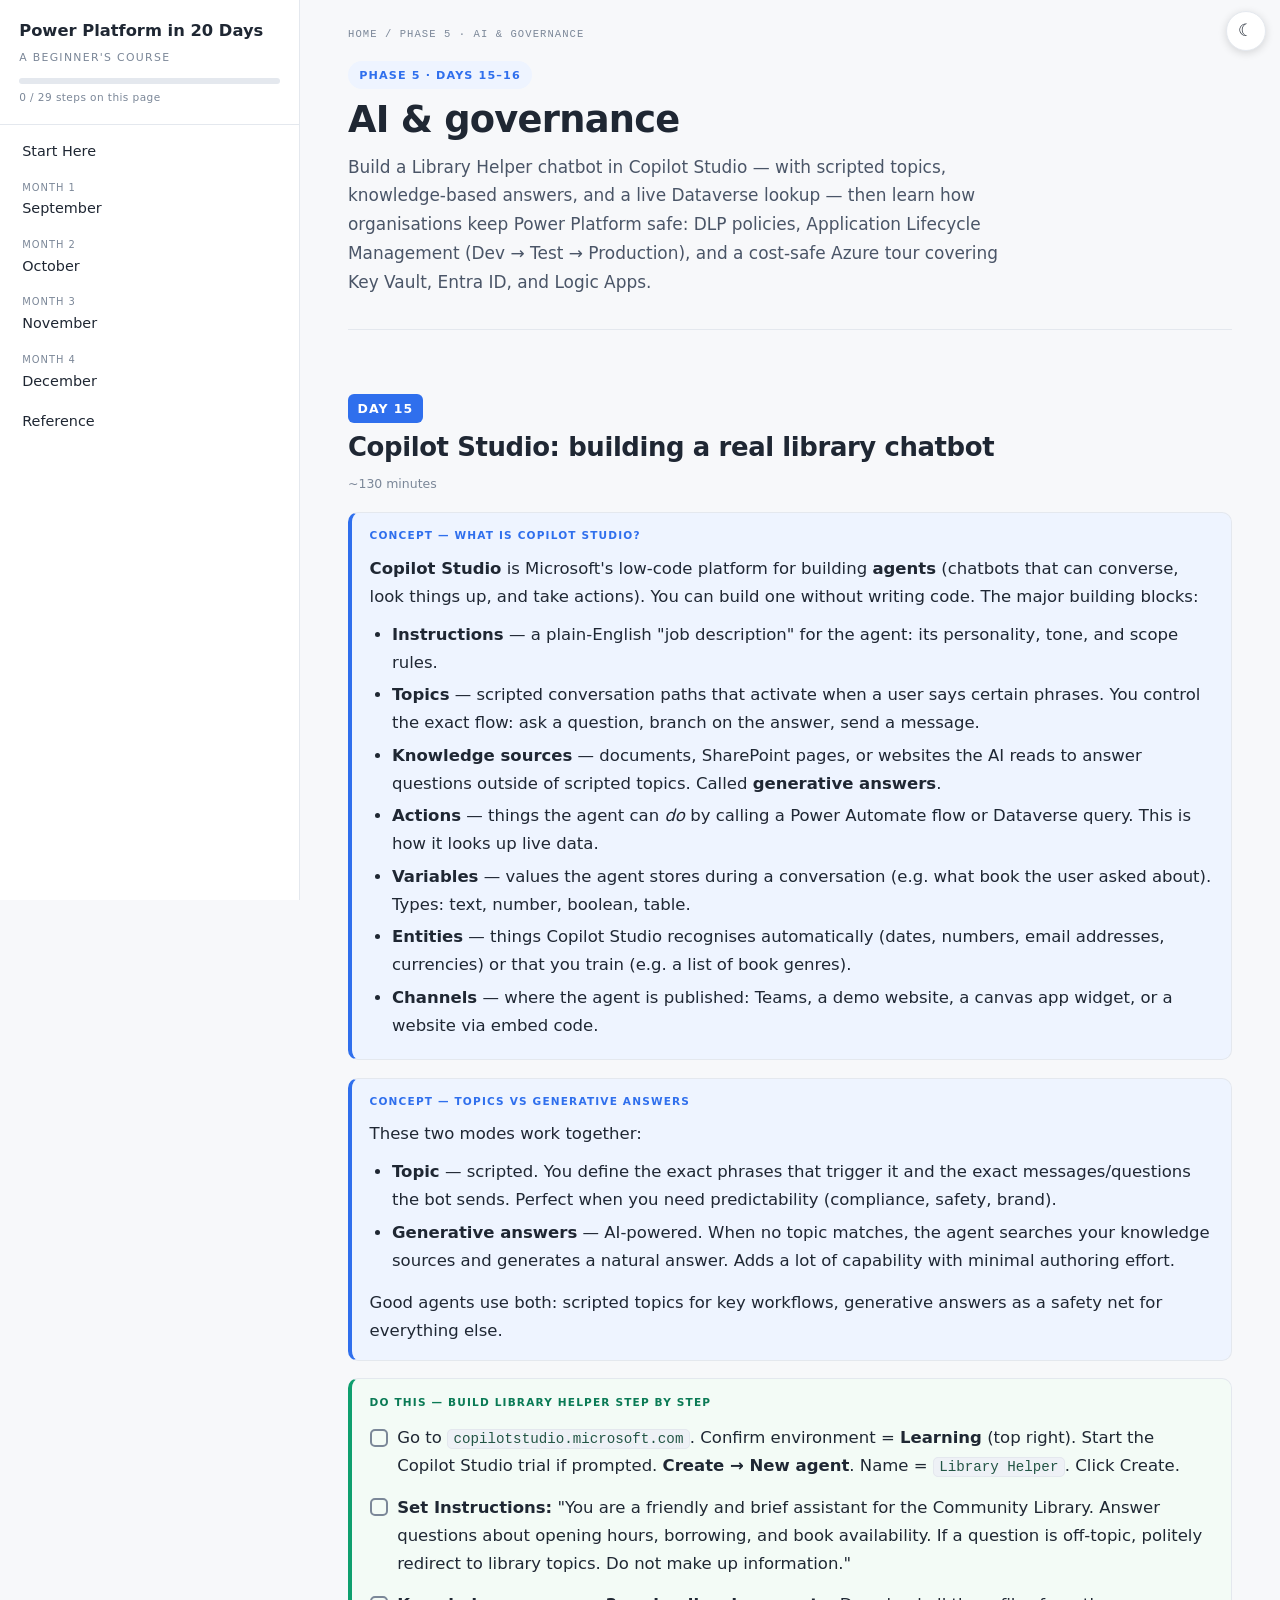
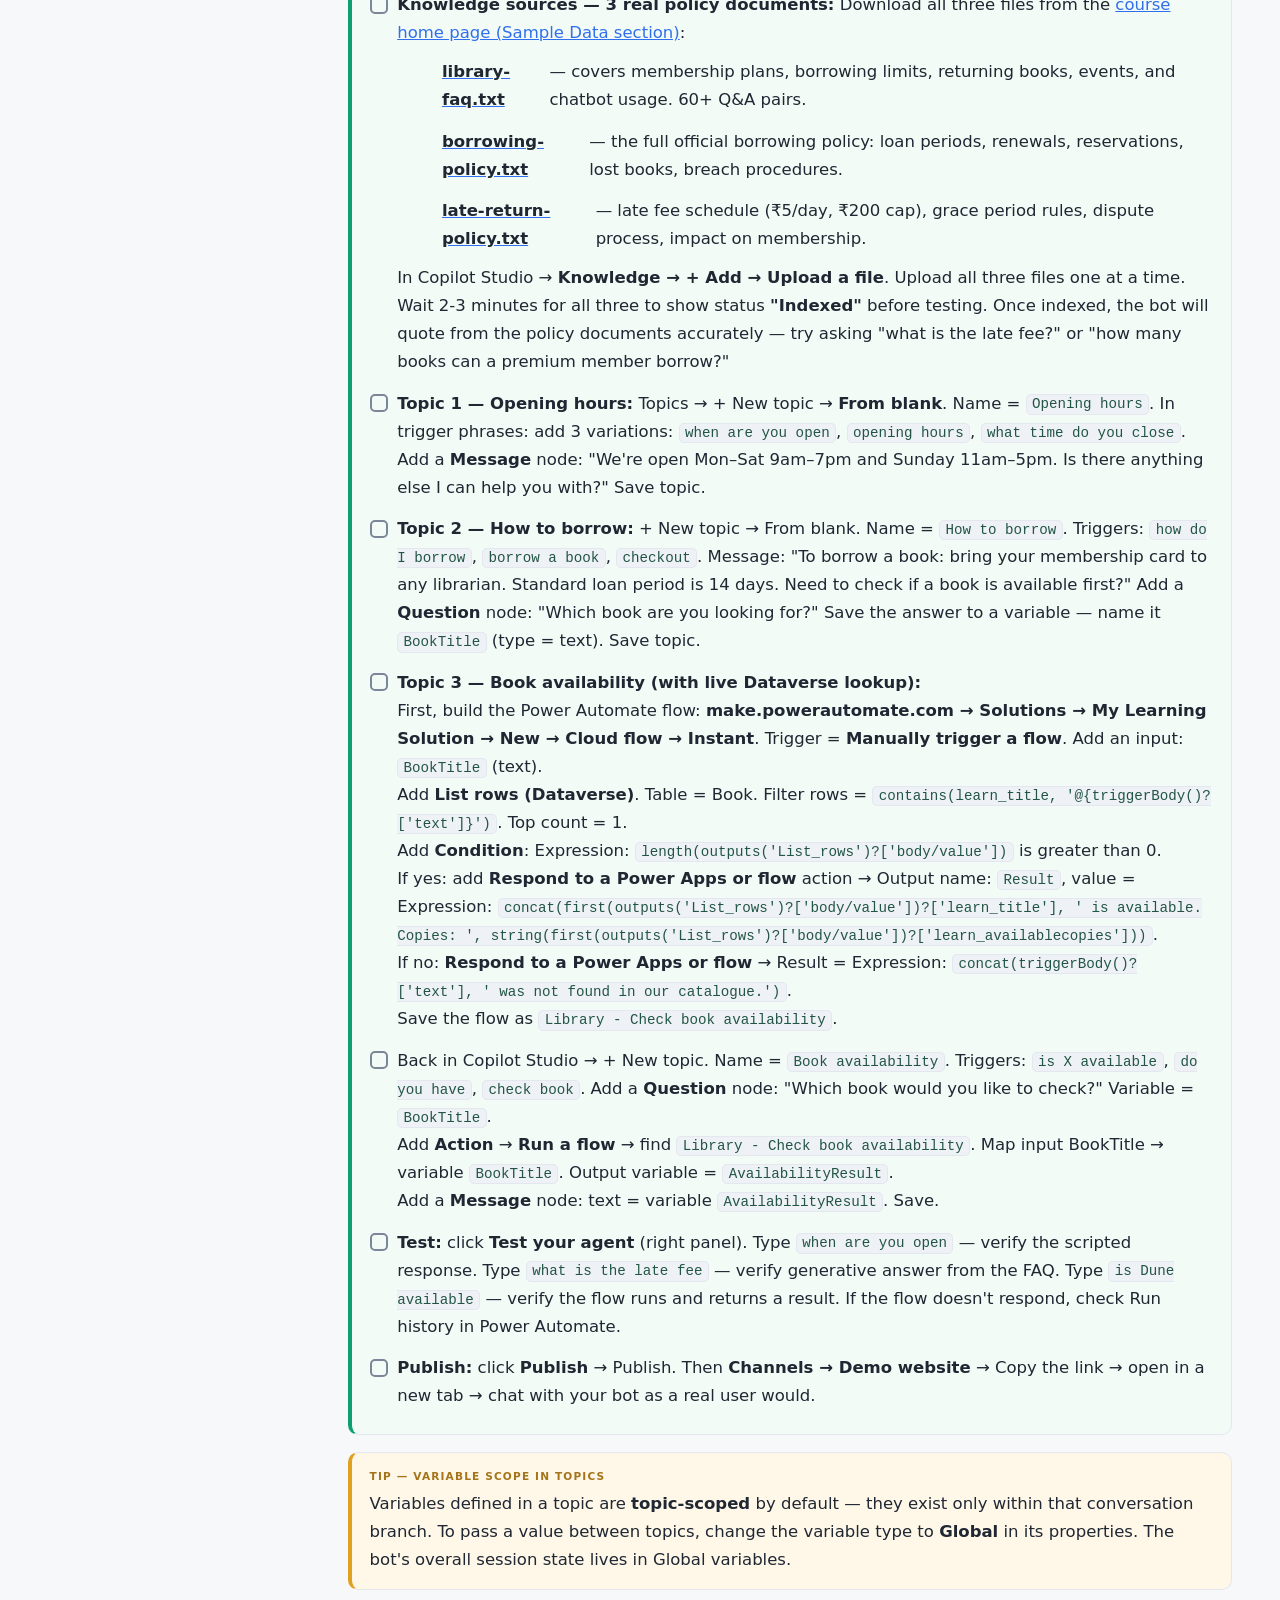
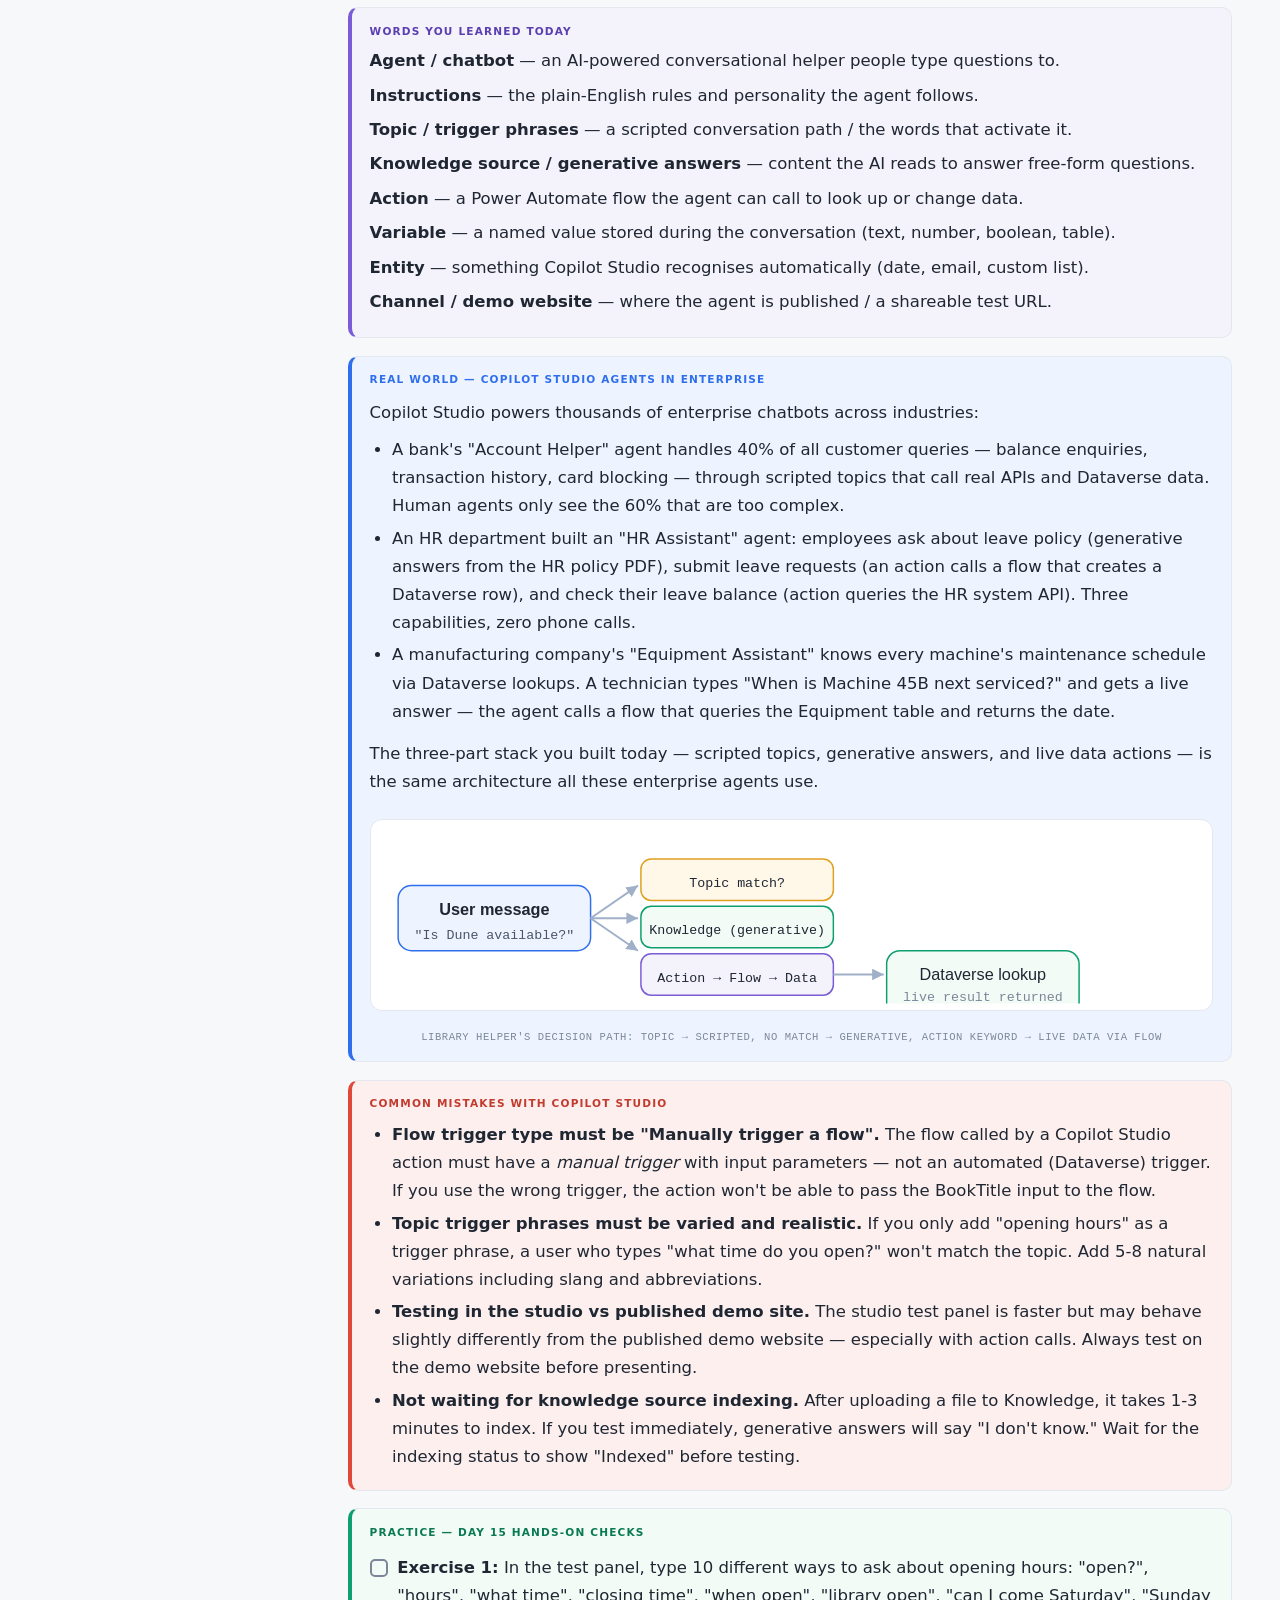
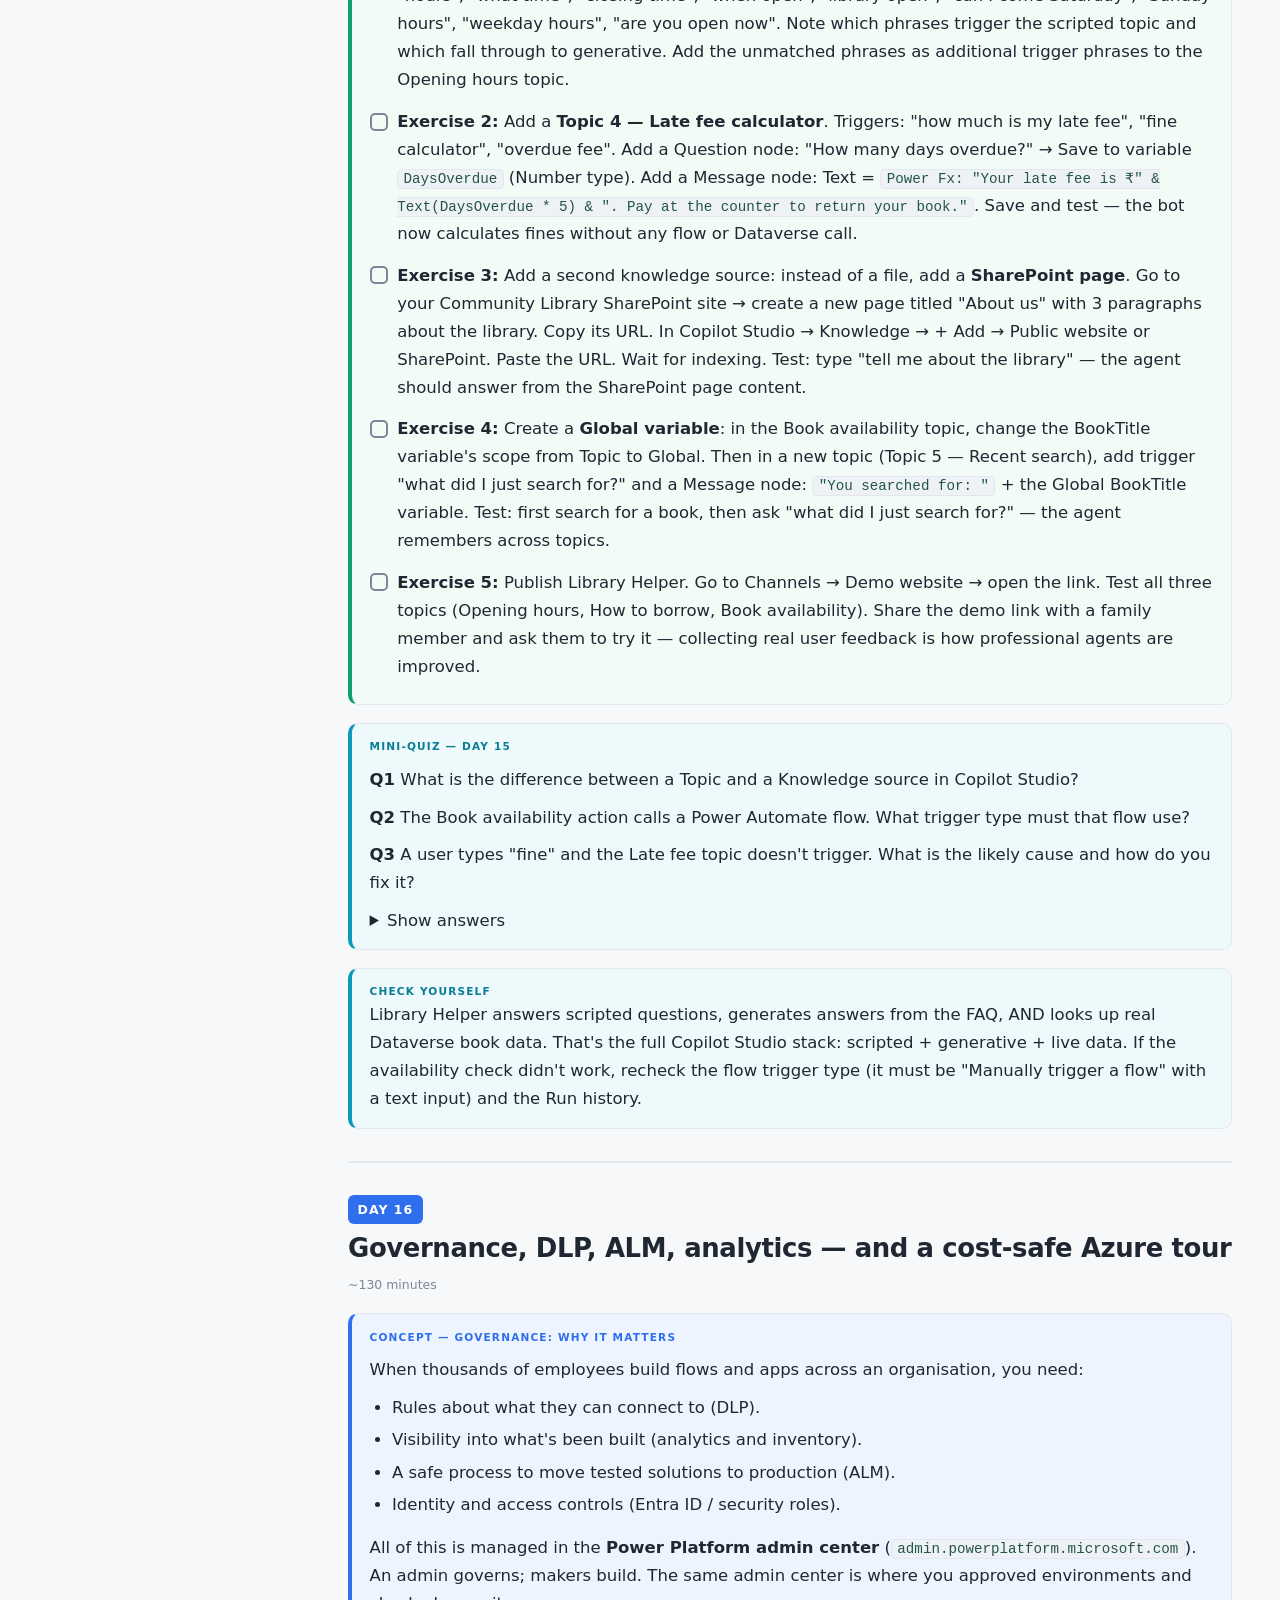
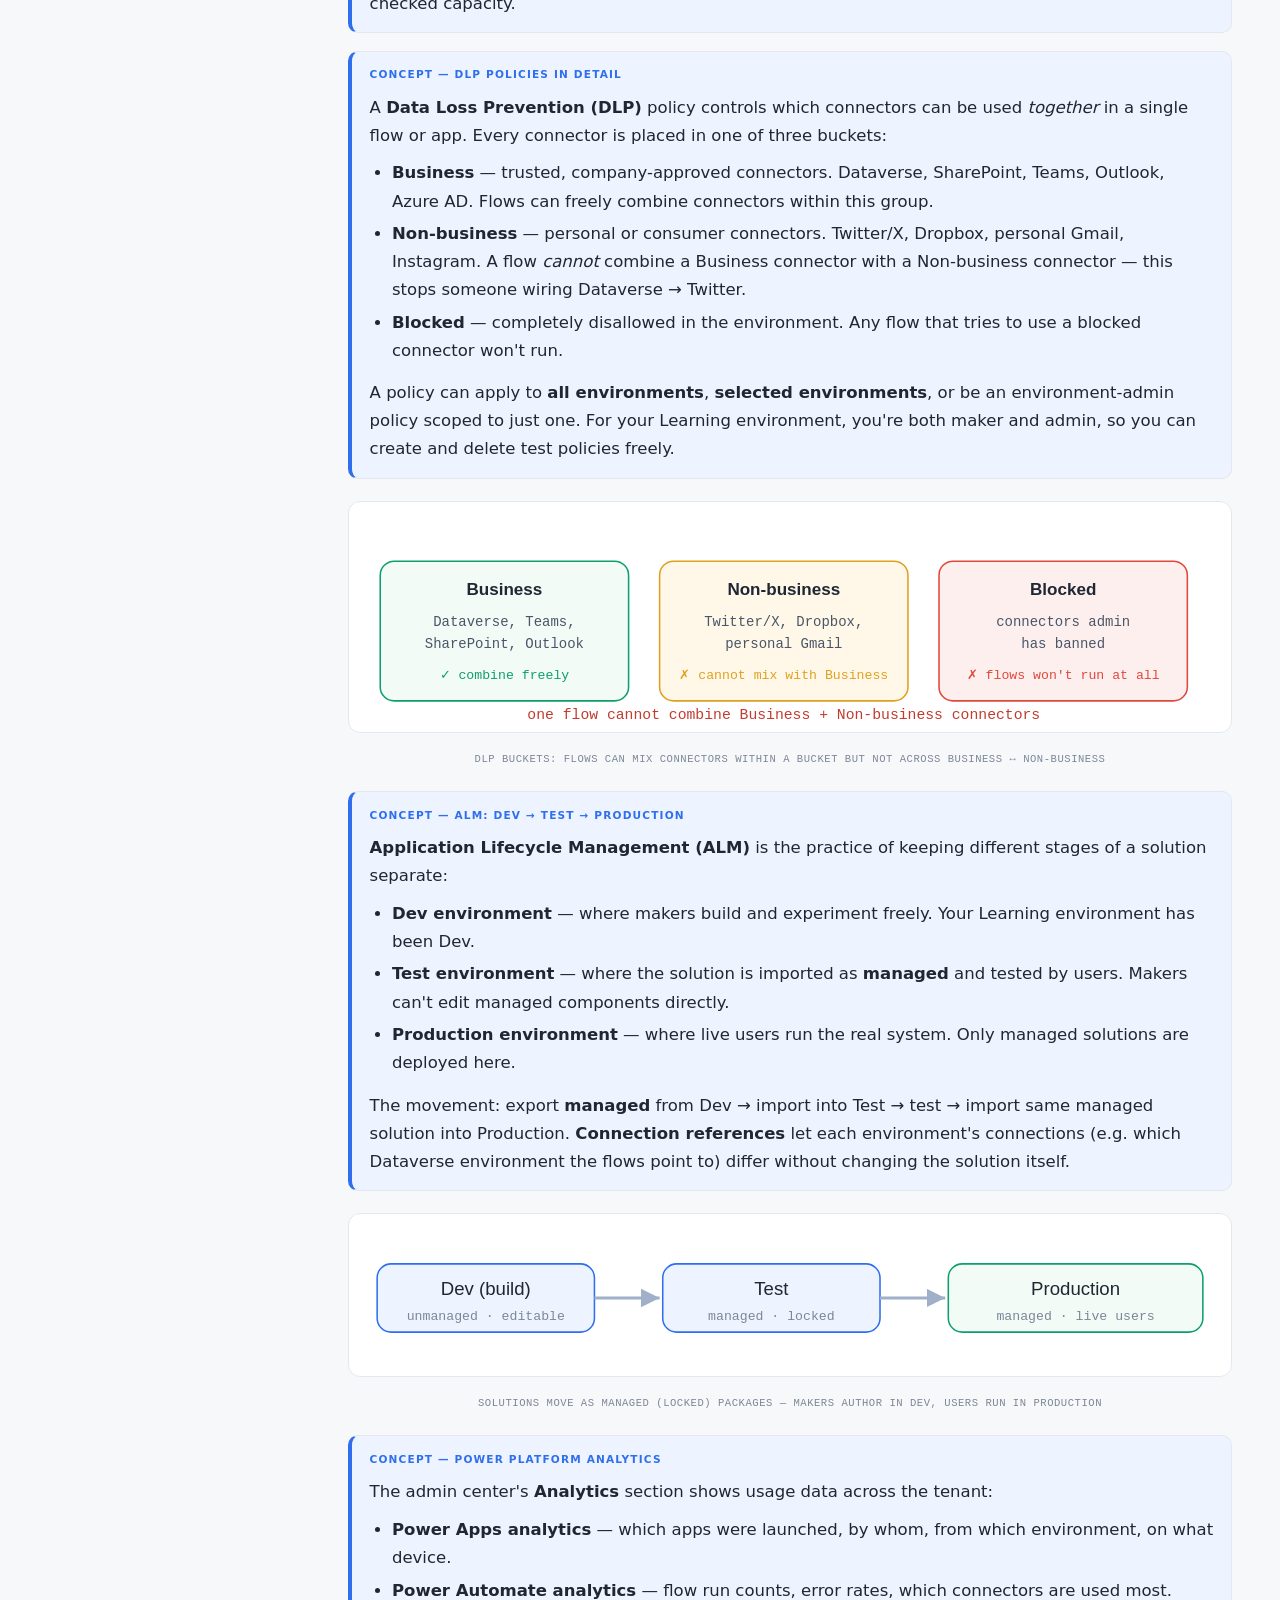
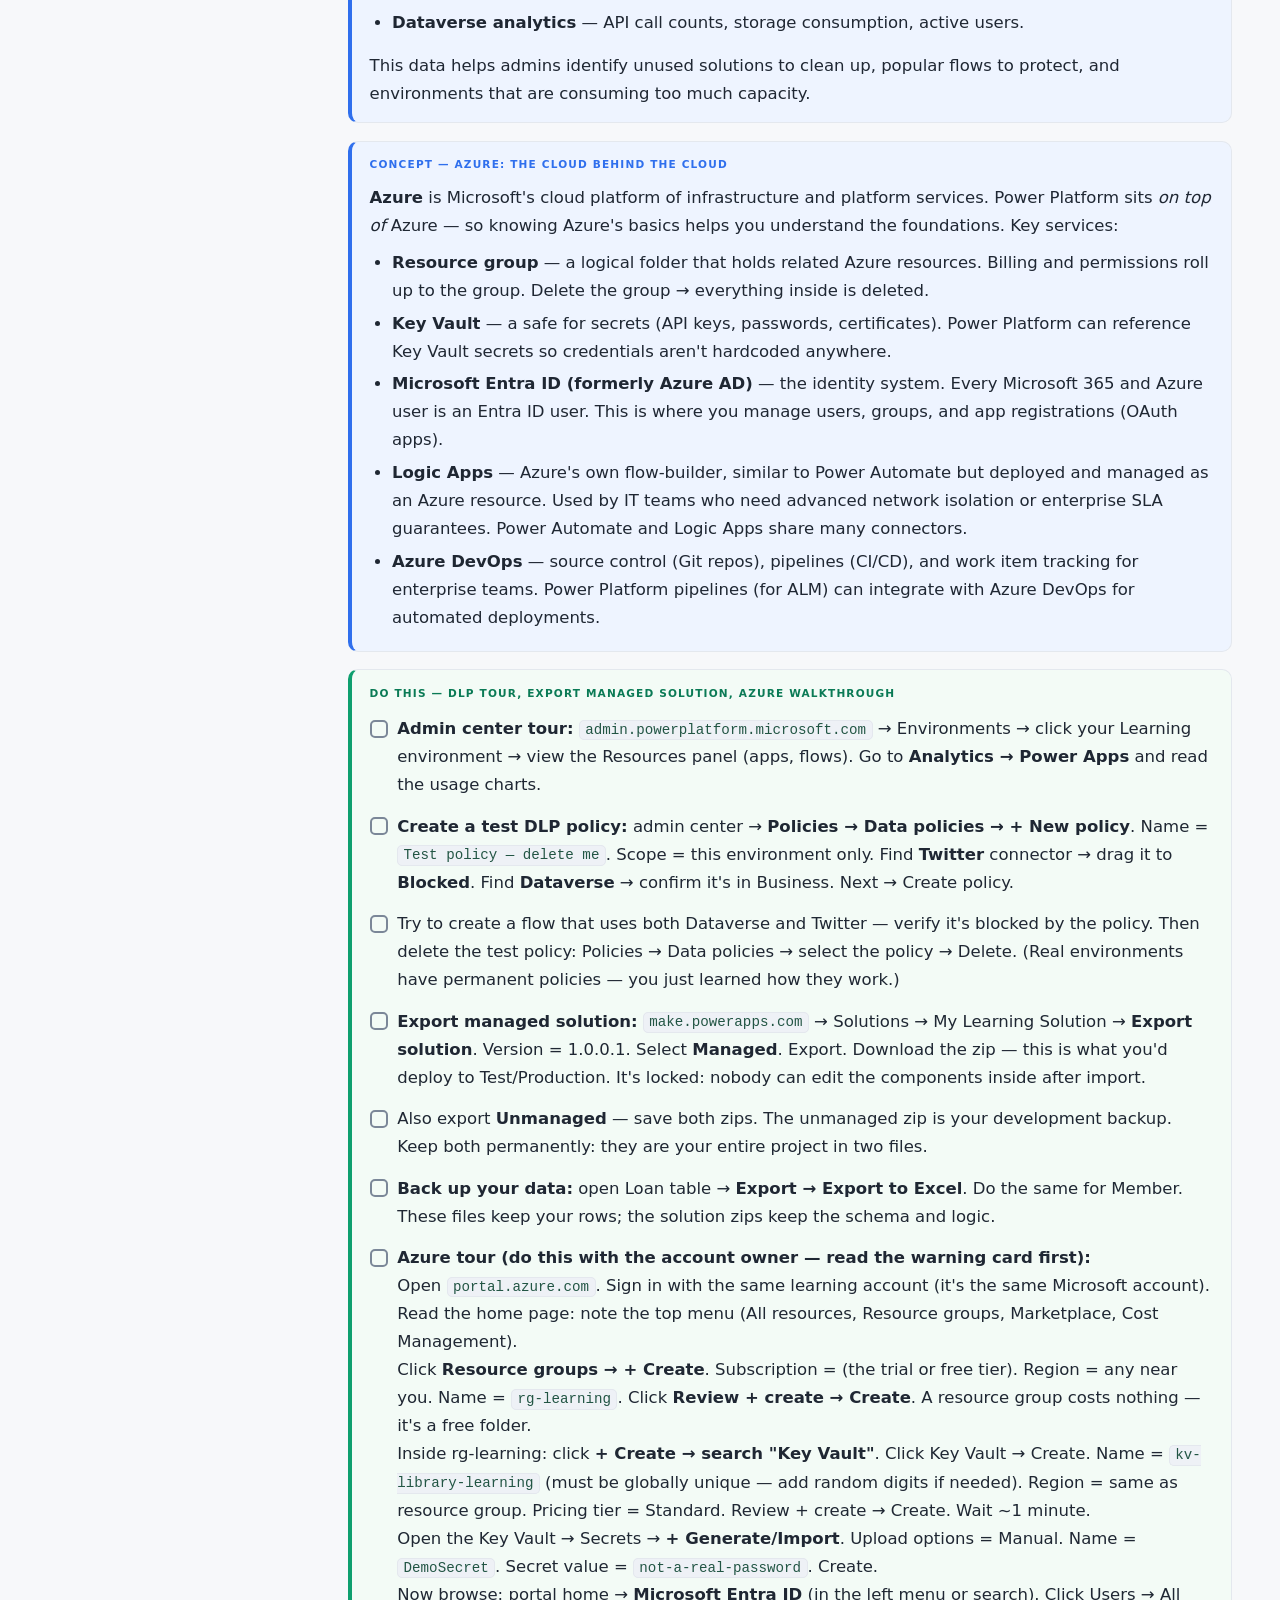
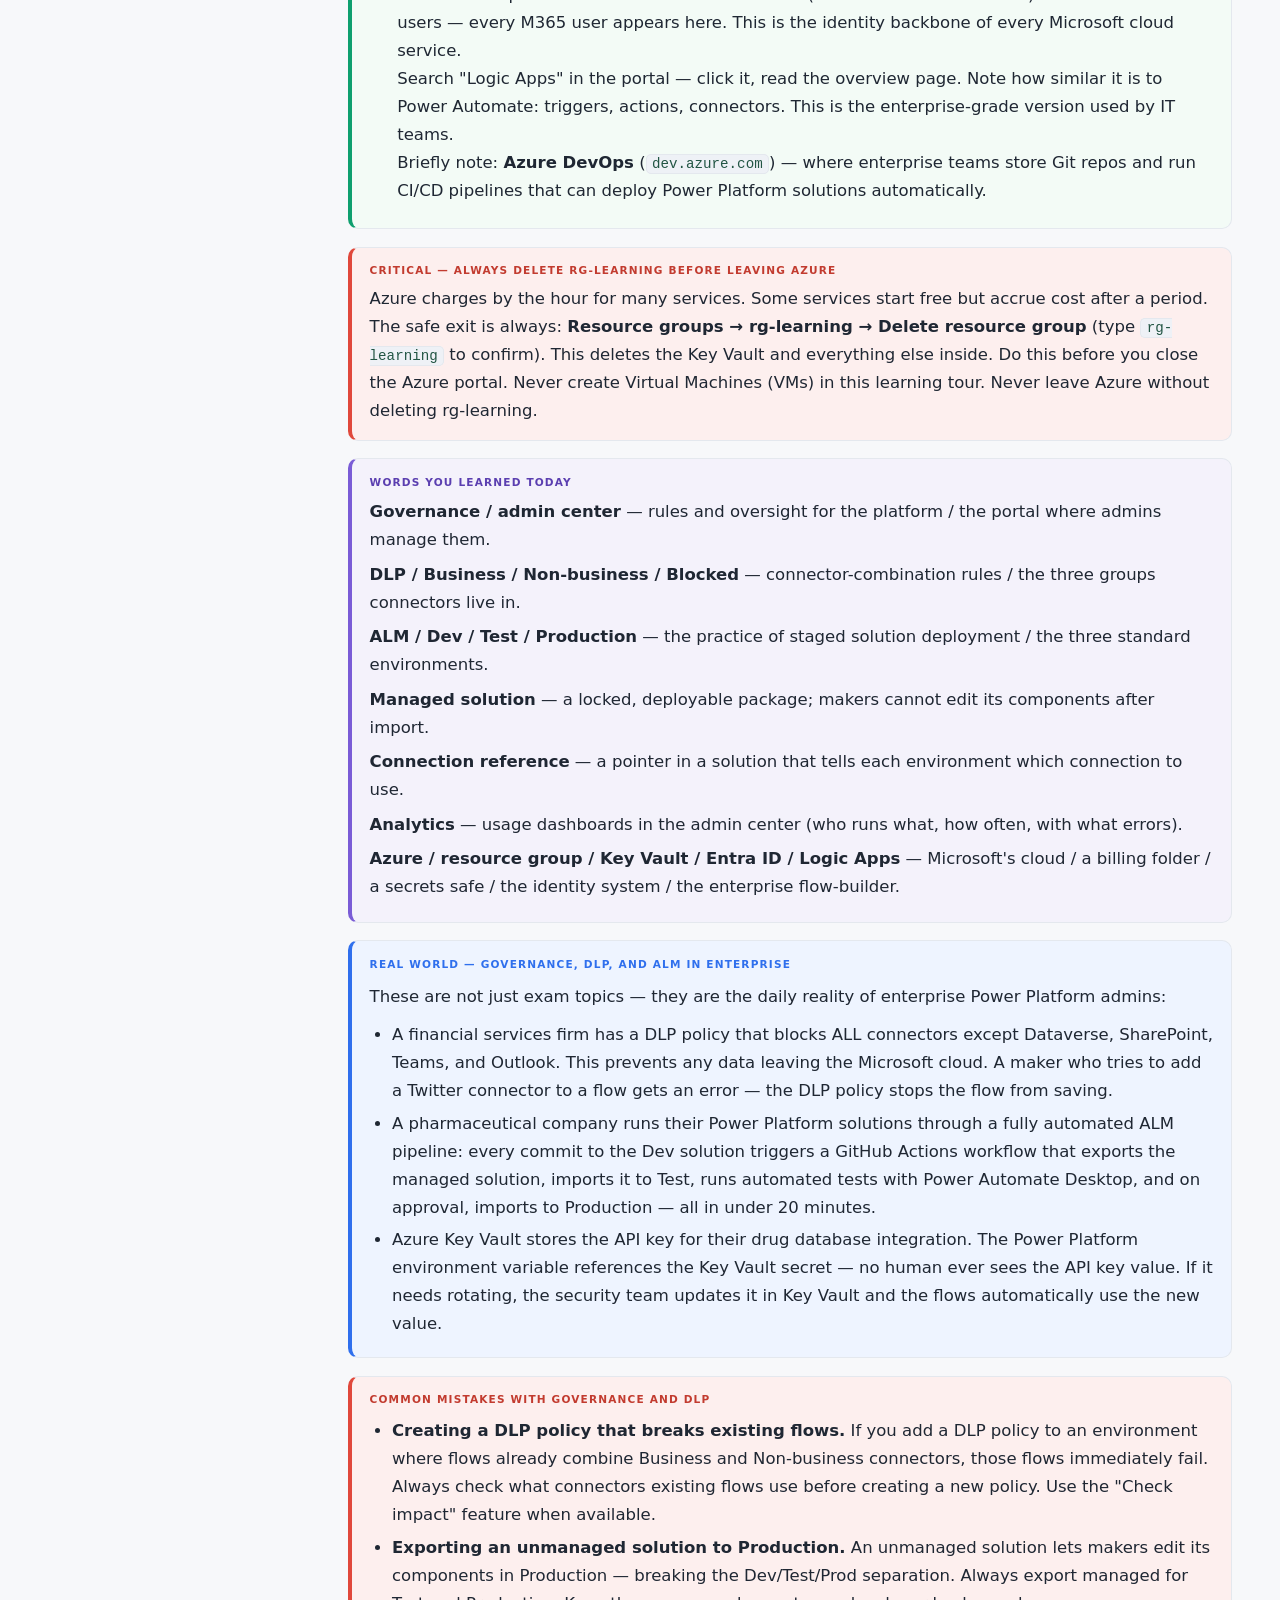
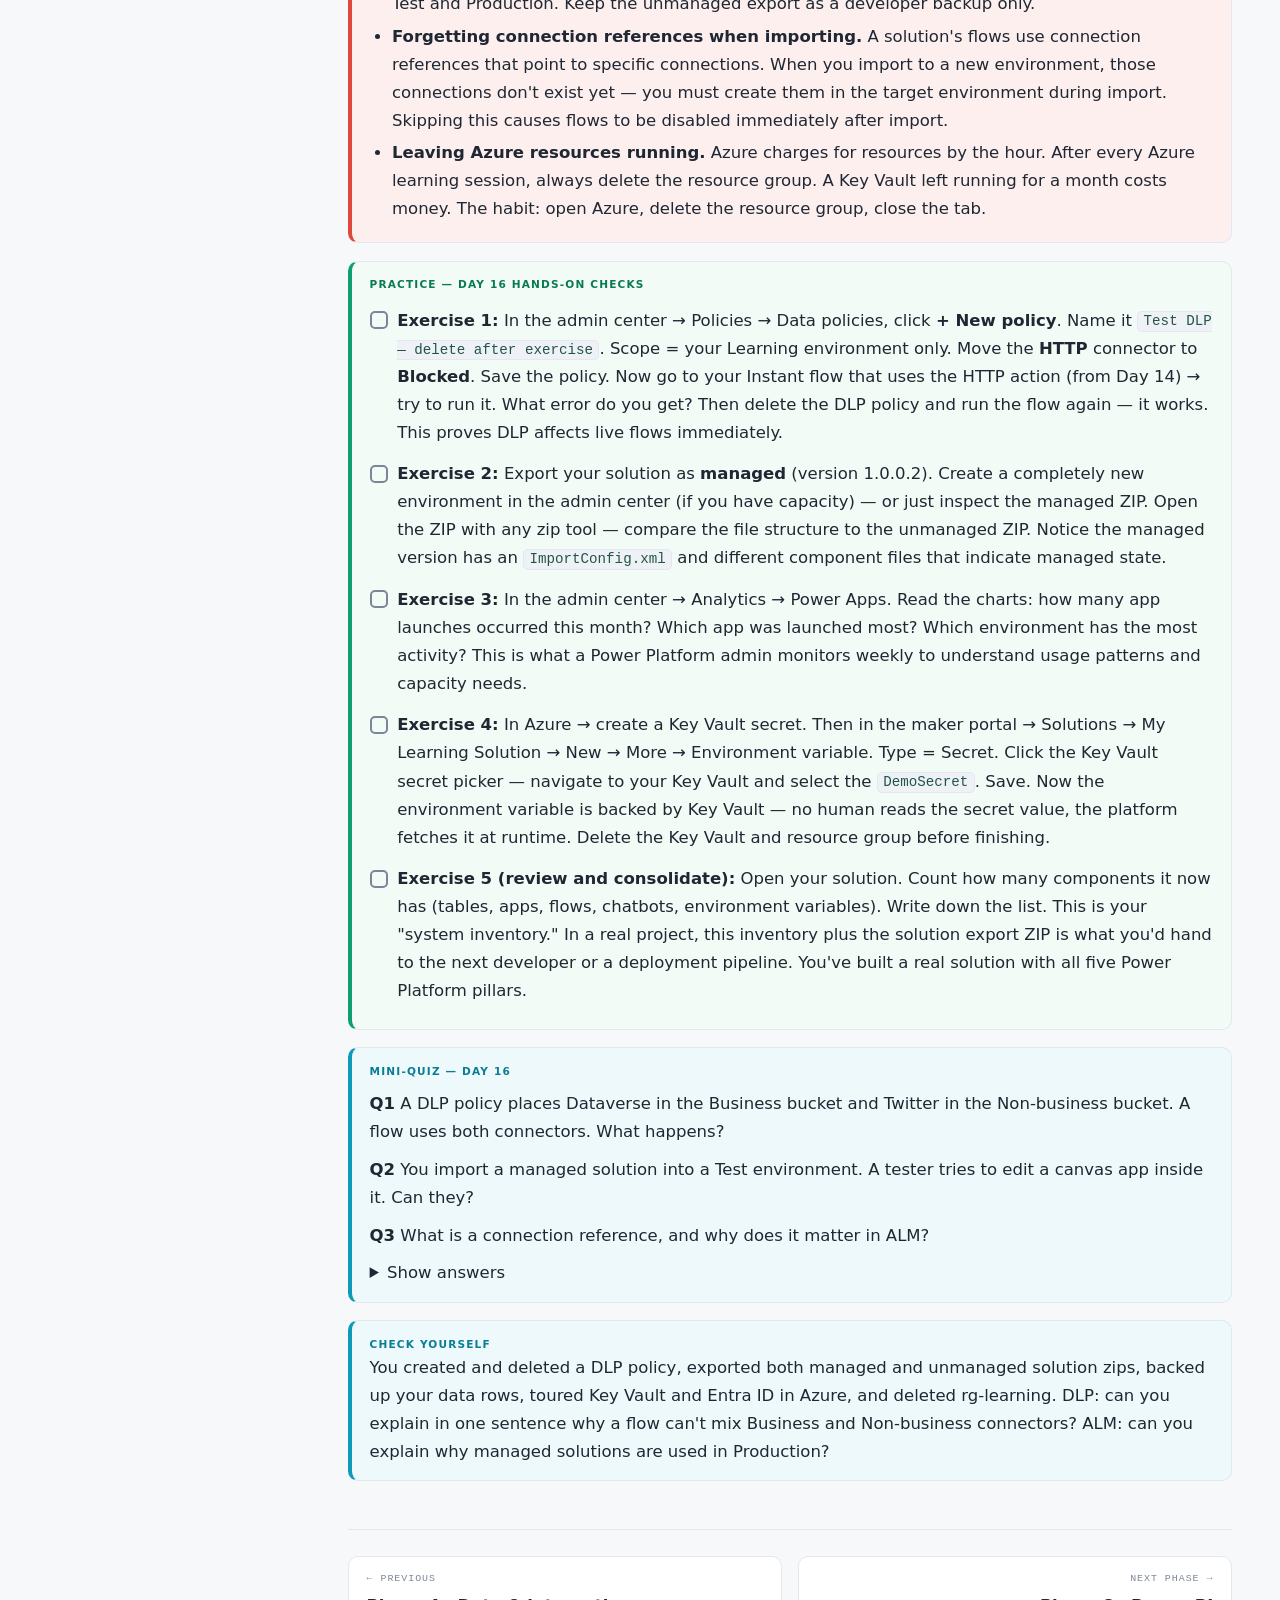
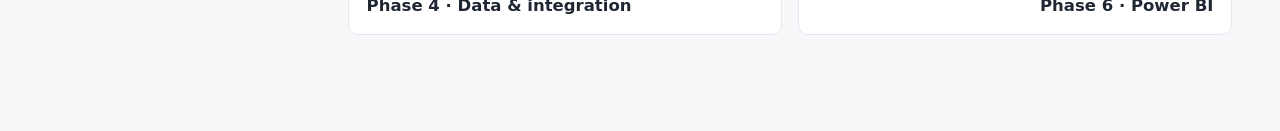
<file: phase5.html>
<!doctype html>
<html lang="en">
<head>
<meta charset="utf-8">
<meta name="viewport" content="width=device-width, initial-scale=1">
<title>Phase 5 · AI &amp; governance — Power Platform in 20 Days</title>
<link rel="stylesheet" href="assets/course.css">
</head>
<body data-page="phase5">
<button id="menu" aria-label="Menu">☰</button>
<aside id="rail">
  <div class="brand"><a href="index.html">
    <div class="t">Power Platform in 20 Days</div>
    <div class="s">A Beginner's Course</div></a>
    <div class="prog"><i id="pfill"></i></div>
    <div class="progtxt"><span id="pnum">0</span> / <span id="ptot">0</span> steps on this page</div>
  </div>
  <nav id="nav"></nav>
</aside>

<main>
<div class="crumb"><a href="index.html">Home</a> / Phase 5 · AI &amp; governance</div>
<header class="hero">
  <span class="pill">Phase 5 · Days 15–16</span>
  <h1>AI &amp; governance</h1>
  <p>Build a Library Helper chatbot in Copilot Studio — with scripted topics, knowledge-based answers, and a live Dataverse lookup — then learn how organisations keep Power Platform safe: DLP policies, Application Lifecycle Management (Dev → Test → Production), and a cost-safe Azure tour covering Key Vault, Entra ID, and Logic Apps.</p>
</header>

<!-- DAY 15 -->
<section class="day" id="day15">
<div class="dhead"><span class="dnum">Day 15</span></div>
<h2>Copilot Studio: building a real library chatbot</h2>
<p class="meta">~130 minutes</p>

<div class="card c-concept"><span class="lab">Concept — what is Copilot Studio?</span>
<p><strong>Copilot Studio</strong> is Microsoft's low-code platform for building <strong>agents</strong> (chatbots that can converse, look things up, and take actions). You can build one without writing code. The major building blocks:</p>
<ul>
<li><strong>Instructions</strong> — a plain-English "job description" for the agent: its personality, tone, and scope rules.</li>
<li><strong>Topics</strong> — scripted conversation paths that activate when a user says certain phrases. You control the exact flow: ask a question, branch on the answer, send a message.</li>
<li><strong>Knowledge sources</strong> — documents, SharePoint pages, or websites the AI reads to answer questions outside of scripted topics. Called <strong>generative answers</strong>.</li>
<li><strong>Actions</strong> — things the agent can <em>do</em> by calling a Power Automate flow or Dataverse query. This is how it looks up live data.</li>
<li><strong>Variables</strong> — values the agent stores during a conversation (e.g. what book the user asked about). Types: text, number, boolean, table.</li>
<li><strong>Entities</strong> — things Copilot Studio recognises automatically (dates, numbers, email addresses, currencies) or that you train (e.g. a list of book genres).</li>
<li><strong>Channels</strong> — where the agent is published: Teams, a demo website, a canvas app widget, or a website via embed code.</li>
</ul>
</div>

<div class="card c-concept"><span class="lab">Concept — topics vs generative answers</span>
<p>These two modes work together:</p>
<ul>
<li><strong>Topic</strong> — scripted. You define the exact phrases that trigger it and the exact messages/questions the bot sends. Perfect when you need predictability (compliance, safety, brand).</li>
<li><strong>Generative answers</strong> — AI-powered. When no topic matches, the agent searches your knowledge sources and generates a natural answer. Adds a lot of capability with minimal authoring effort.</li>
</ul>
<p>Good agents use both: scripted topics for key workflows, generative answers as a safety net for everything else.</p>
</div>

<div class="card c-do"><span class="lab">Do this — build Library Helper step by step</span>
<ul class="tasks">
<li><span class="box"></span><span class="txt">Go to <code>copilotstudio.microsoft.com</code>. Confirm environment = <strong>Learning</strong> (top right). Start the Copilot Studio trial if prompted. <strong>Create → New agent</strong>. Name = <code>Library Helper</code>. Click Create.</span></li>
<li><span class="box"></span><span class="txt"><strong>Set Instructions:</strong> "You are a friendly and brief assistant for the Community Library. Answer questions about opening hours, borrowing, and book availability. If a question is off-topic, politely redirect to library topics. Do not make up information."</span></li>
<li><span class="box"></span><span class="txt"><strong>Knowledge sources — 3 real policy documents:</strong> Download all three files from the <a href="index.html#sample-data">course home page (Sample Data section)</a>:
<ul style="margin:.4rem 0 .4rem 1.4rem">
<li><a href="../sample-data/library-faq.txt"><strong>library-faq.txt</strong></a> — covers membership plans, borrowing limits, returning books, events, and chatbot usage. 60+ Q&amp;A pairs.</li>
<li><a href="../sample-data/borrowing-policy.txt"><strong>borrowing-policy.txt</strong></a> — the full official borrowing policy: loan periods, renewals, reservations, lost books, breach procedures.</li>
<li><a href="../sample-data/late-return-policy.txt"><strong>late-return-policy.txt</strong></a> — late fee schedule (₹5/day, ₹200 cap), grace period rules, dispute process, impact on membership.</li>
</ul>
In Copilot Studio → <strong>Knowledge → + Add → Upload a file</strong>. Upload all three files one at a time. Wait 2-3 minutes for all three to show status <strong>"Indexed"</strong> before testing. Once indexed, the bot will quote from the policy documents accurately — try asking "what is the late fee?" or "how many books can a premium member borrow?"</span></li>
<li><span class="box"></span><span class="txt"><strong>Topic 1 — Opening hours:</strong> Topics → + New topic → <strong>From blank</strong>. Name = <code>Opening hours</code>. In trigger phrases: add 3 variations: <code>when are you open</code>, <code>opening hours</code>, <code>what time do you close</code>. Add a <strong>Message</strong> node: "We're open Mon–Sat 9am–7pm and Sunday 11am–5pm. Is there anything else I can help you with?" Save topic.</span></li>
<li><span class="box"></span><span class="txt"><strong>Topic 2 — How to borrow:</strong> + New topic → From blank. Name = <code>How to borrow</code>. Triggers: <code>how do I borrow</code>, <code>borrow a book</code>, <code>checkout</code>. Message: "To borrow a book: bring your membership card to any librarian. Standard loan period is 14 days. Need to check if a book is available first?" Add a <strong>Question</strong> node: "Which book are you looking for?" Save the answer to a variable — name it <code>BookTitle</code> (type = text). Save topic.</span></li>
<li><span class="box"></span><span class="txt"><strong>Topic 3 — Book availability (with live Dataverse lookup):</strong>
<br>First, build the Power Automate flow: <strong>make.powerautomate.com → Solutions → My Learning Solution → New → Cloud flow → Instant</strong>. Trigger = <strong>Manually trigger a flow</strong>. Add an input: <code>BookTitle</code> (text).
<br>Add <strong>List rows (Dataverse)</strong>. Table = Book. Filter rows = <code>contains(learn_title, '@{triggerBody()?['text']}')</code>. Top count = 1.
<br>Add <strong>Condition</strong>: Expression: <code>length(outputs('List_rows')?['body/value'])</code> is greater than 0.
<br>If yes: add <strong>Respond to a Power Apps or flow</strong> action → Output name: <code>Result</code>, value = Expression: <code>concat(first(outputs('List_rows')?['body/value'])?['learn_title'], ' is available. Copies: ', string(first(outputs('List_rows')?['body/value'])?['learn_availablecopies']))</code>.
<br>If no: <strong>Respond to a Power Apps or flow</strong> → Result = Expression: <code>concat(triggerBody()?['text'], ' was not found in our catalogue.')</code>.
<br>Save the flow as <code>Library - Check book availability</code>.</span></li>
<li><span class="box"></span><span class="txt">Back in Copilot Studio → + New topic. Name = <code>Book availability</code>. Triggers: <code>is X available</code>, <code>do you have</code>, <code>check book</code>. Add a <strong>Question</strong> node: "Which book would you like to check?" Variable = <code>BookTitle</code>.
<br>Add <strong>Action</strong> → <strong>Run a flow</strong> → find <code>Library - Check book availability</code>. Map input BookTitle → variable <code>BookTitle</code>. Output variable = <code>AvailabilityResult</code>.
<br>Add a <strong>Message</strong> node: text = variable <code>AvailabilityResult</code>. Save.</span></li>
<li><span class="box"></span><span class="txt"><strong>Test:</strong> click <strong>Test your agent</strong> (right panel). Type <code>when are you open</code> — verify the scripted response. Type <code>what is the late fee</code> — verify generative answer from the FAQ. Type <code>is Dune available</code> — verify the flow runs and returns a result. If the flow doesn't respond, check Run history in Power Automate.</span></li>
<li><span class="box"></span><span class="txt"><strong>Publish:</strong> click <strong>Publish</strong> → Publish. Then <strong>Channels → Demo website</strong> → Copy the link → open in a new tab → chat with your bot as a real user would.</span></li>
</ul></div>

<div class="card c-tip"><span class="lab">Tip — variable scope in topics</span>
Variables defined in a topic are <strong>topic-scoped</strong> by default — they exist only within that conversation branch. To pass a value between topics, change the variable type to <strong>Global</strong> in its properties. The bot's overall session state lives in Global variables.</div>

<div class="card c-gloss"><span class="lab">Words you learned today</span>
<ul class="terms">
<li><b>Agent / chatbot</b> — an AI-powered conversational helper people type questions to.</li>
<li><b>Instructions</b> — the plain-English rules and personality the agent follows.</li>
<li><b>Topic / trigger phrases</b> — a scripted conversation path / the words that activate it.</li>
<li><b>Knowledge source / generative answers</b> — content the AI reads to answer free-form questions.</li>
<li><b>Action</b> — a Power Automate flow the agent can call to look up or change data.</li>
<li><b>Variable</b> — a named value stored during the conversation (text, number, boolean, table).</li>
<li><b>Entity</b> — something Copilot Studio recognises automatically (date, email, custom list).</li>
<li><b>Channel / demo website</b> — where the agent is published / a shareable test URL.</li>
</ul></div>

<div class="card c-concept"><span class="lab">Real world — Copilot Studio agents in enterprise</span>
<p>Copilot Studio powers thousands of enterprise chatbots across industries:</p>
<ul>
<li>A bank's "Account Helper" agent handles 40% of all customer queries — balance enquiries, transaction history, card blocking — through scripted topics that call real APIs and Dataverse data. Human agents only see the 60% that are too complex.</li>
<li>An HR department built an "HR Assistant" agent: employees ask about leave policy (generative answers from the HR policy PDF), submit leave requests (an action calls a flow that creates a Dataverse row), and check their leave balance (action queries the HR system API). Three capabilities, zero phone calls.</li>
<li>A manufacturing company's "Equipment Assistant" knows every machine's maintenance schedule via Dataverse lookups. A technician types "When is Machine 45B next serviced?" and gets a live answer — the agent calls a flow that queries the Equipment table and returns the date.</li>
</ul>
<p>The three-part stack you built today — scripted topics, generative answers, and live data actions — is the same architecture all these enterprise agents use.</p>

<figure class="fig">
<svg viewBox="0 0 560 120" role="img" aria-label="Copilot Studio: topic triggers scripted path, knowledge source for generative, action calls flow for live data">
<defs><marker id="cs1" markerWidth="9" markerHeight="9" refX="6" refY="3" orient="auto"><path d="M0,0 L6,3 L0,6 Z" fill="#9fb0c8"/></marker></defs>
<rect x="14" y="40" width="130" height="44" rx="9" fill="#eef4ff" stroke="#2f6fed"/><text x="79" y="60" text-anchor="middle" font-family="sans-serif" font-size="11" font-weight="bold" fill="#1f2733">User message</text><text x="79" y="76" text-anchor="middle" font-family="monospace" font-size="9" fill="#4a5567">"Is Dune available?"</text>
<line x1="144" y1="62" x2="176" y2="40" stroke="#9fb0c8" stroke-width="1.3" marker-end="url(#cs1)"/>
<line x1="144" y1="62" x2="176" y2="62" stroke="#9fb0c8" stroke-width="1.3" marker-end="url(#cs1)"/>
<line x1="144" y1="62" x2="176" y2="84" stroke="#9fb0c8" stroke-width="1.3" marker-end="url(#cs1)"/>
<rect x="178" y="22" width="130" height="28" rx="7" fill="#fff8e9" stroke="#e0a020"/><text x="243" y="41" text-anchor="middle" font-family="monospace" font-size="9" fill="#1f2733">Topic match?</text>
<rect x="178" y="54" width="130" height="28" rx="7" fill="#f3fbf6" stroke="#0e9f6e"/><text x="243" y="73" text-anchor="middle" font-family="monospace" font-size="9" fill="#1f2733">Knowledge (generative)</text>
<rect x="178" y="86" width="130" height="28" rx="7" fill="#f4f2fb" stroke="#7a5cd6"/><text x="243" y="105" text-anchor="middle" font-family="monospace" font-size="9" fill="#1f2733">Action → Flow → Data</text>
<line x1="308" y1="100" x2="342" y2="100" stroke="#9fb0c8" stroke-width="1.3" marker-end="url(#cs1)"/>
<rect x="344" y="84" width="130" height="44" rx="9" fill="#f3fbf6" stroke="#0e9f6e"/><text x="409" y="104" text-anchor="middle" font-family="sans-serif" font-size="11" fill="#1f2733">Dataverse lookup</text><text x="409" y="118" text-anchor="middle" font-family="monospace" font-size="9" fill="#7b8798">live result returned</text>
</svg>
<figcaption>Library Helper's decision path: topic → scripted, no match → generative, action keyword → live data via flow</figcaption>
</figure>
</div>

<div class="card c-warn"><span class="lab">Common mistakes with Copilot Studio</span>
<ul>
<li><strong>Flow trigger type must be "Manually trigger a flow".</strong> The flow called by a Copilot Studio action must have a <em>manual trigger</em> with input parameters — not an automated (Dataverse) trigger. If you use the wrong trigger, the action won't be able to pass the BookTitle input to the flow.</li>
<li><strong>Topic trigger phrases must be varied and realistic.</strong> If you only add "opening hours" as a trigger phrase, a user who types "what time do you open?" won't match the topic. Add 5-8 natural variations including slang and abbreviations.</li>
<li><strong>Testing in the studio vs published demo site.</strong> The studio test panel is faster but may behave slightly differently from the published demo website — especially with action calls. Always test on the demo website before presenting.</li>
<li><strong>Not waiting for knowledge source indexing.</strong> After uploading a file to Knowledge, it takes 1-3 minutes to index. If you test immediately, generative answers will say "I don't know." Wait for the indexing status to show "Indexed" before testing.</li>
</ul>
</div>

<div class="card c-do"><span class="lab">Practice — Day 15 hands-on checks</span>
<ul class="tasks">
<li><span class="box"></span><span class="txt"><strong>Exercise 1:</strong> In the test panel, type 10 different ways to ask about opening hours: "open?", "hours", "what time", "closing time", "when open", "library open", "can I come Saturday", "Sunday hours", "weekday hours", "are you open now". Note which phrases trigger the scripted topic and which fall through to generative. Add the unmatched phrases as additional trigger phrases to the Opening hours topic.</span></li>
<li><span class="box"></span><span class="txt"><strong>Exercise 2:</strong> Add a <strong>Topic 4 — Late fee calculator</strong>. Triggers: "how much is my late fee", "fine calculator", "overdue fee". Add a Question node: "How many days overdue?" → Save to variable <code>DaysOverdue</code> (Number type). Add a Message node: Text = <code>Power Fx: "Your late fee is ₹" &amp; Text(DaysOverdue * 5) &amp; ". Pay at the counter to return your book."</code>. Save and test — the bot now calculates fines without any flow or Dataverse call.</span></li>
<li><span class="box"></span><span class="txt"><strong>Exercise 3:</strong> Add a second knowledge source: instead of a file, add a <strong>SharePoint page</strong>. Go to your Community Library SharePoint site → create a new page titled "About us" with 3 paragraphs about the library. Copy its URL. In Copilot Studio → Knowledge → + Add → Public website or SharePoint. Paste the URL. Wait for indexing. Test: type "tell me about the library" — the agent should answer from the SharePoint page content.</span></li>
<li><span class="box"></span><span class="txt"><strong>Exercise 4:</strong> Create a <strong>Global variable</strong>: in the Book availability topic, change the BookTitle variable's scope from Topic to Global. Then in a new topic (Topic 5 — Recent search), add trigger "what did I just search for?" and a Message node: <code>"You searched for: "</code> + the Global BookTitle variable. Test: first search for a book, then ask "what did I just search for?" — the agent remembers across topics.</span></li>
<li><span class="box"></span><span class="txt"><strong>Exercise 5:</strong> Publish Library Helper. Go to Channels → Demo website → open the link. Test all three topics (Opening hours, How to borrow, Book availability). Share the demo link with a family member and ask them to try it — collecting real user feedback is how professional agents are improved.</span></li>
</ul>
</div>

<div class="card c-check"><span class="lab">Mini-quiz — Day 15</span>
<p><strong>Q1</strong> What is the difference between a Topic and a Knowledge source in Copilot Studio?</p>
<p><strong>Q2</strong> The Book availability action calls a Power Automate flow. What trigger type must that flow use?</p>
<p><strong>Q3</strong> A user types "fine" and the Late fee topic doesn't trigger. What is the likely cause and how do you fix it?</p>
<details><summary>Show answers</summary>
<p><strong>A1</strong> A Topic is a scripted conversation path — you control the exact messages, questions, and branches. A Knowledge source is content the AI reads to answer free-form questions not covered by topics (generative answers). Topics are for predictable, controlled flows; knowledge is the safety net for everything else.</p>
<p><strong>A2</strong> "Manually trigger a flow" (the instant/manual trigger). It must also have a text input parameter (BookTitle) that the agent passes when calling the action. Automated triggers (like "when a row is added") cannot be called by Copilot Studio actions.</p>
<p><strong>A3</strong> "fine" is not in the Late fee topic's trigger phrases list. The agent didn't recognise the word. Fix: open the topic → add "fine", "fine amount", "my fine" as additional trigger phrases. Save and test again.</p>
</details>
</div>

<div class="card c-check"><span class="lab">Check yourself</span>
Library Helper answers scripted questions, generates answers from the FAQ, AND looks up real Dataverse book data. That's the full Copilot Studio stack: scripted + generative + live data. If the availability check didn't work, recheck the flow trigger type (it must be "Manually trigger a flow" with a text input) and the Run history.</div>
</section>

<!-- DAY 16 -->
<section class="day" id="day16">
<div class="dhead"><span class="dnum">Day 16</span></div>
<h2>Governance, DLP, ALM, analytics — and a cost-safe Azure tour</h2>
<p class="meta">~130 minutes</p>

<div class="card c-concept"><span class="lab">Concept — governance: why it matters</span>
<p>When thousands of employees build flows and apps across an organisation, you need:</p>
<ul>
<li>Rules about what they can connect to (DLP).</li>
<li>Visibility into what's been built (analytics and inventory).</li>
<li>A safe process to move tested solutions to production (ALM).</li>
<li>Identity and access controls (Entra ID / security roles).</li>
</ul>
<p>All of this is managed in the <strong>Power Platform admin center</strong> (<code>admin.powerplatform.microsoft.com</code>). An admin governs; makers build. The same admin center is where you approved environments and checked capacity.</p>
</div>

<div class="card c-concept"><span class="lab">Concept — DLP policies in detail</span>
<p>A <strong>Data Loss Prevention (DLP)</strong> policy controls which connectors can be used <em>together</em> in a single flow or app. Every connector is placed in one of three buckets:</p>
<ul>
<li><strong>Business</strong> — trusted, company-approved connectors. Dataverse, SharePoint, Teams, Outlook, Azure AD. Flows can freely combine connectors within this group.</li>
<li><strong>Non-business</strong> — personal or consumer connectors. Twitter/X, Dropbox, personal Gmail, Instagram. A flow <em>cannot</em> combine a Business connector with a Non-business connector — this stops someone wiring Dataverse → Twitter.</li>
<li><strong>Blocked</strong> — completely disallowed in the environment. Any flow that tries to use a blocked connector won't run.</li>
</ul>
<p>A policy can apply to <strong>all environments</strong>, <strong>selected environments</strong>, or be an environment-admin policy scoped to just one. For your Learning environment, you're both maker and admin, so you can create and delete test policies freely.</p>
</div>

<figure class="fig">
<svg viewBox="0 0 560 140" role="img" aria-label="DLP groups: business, non-business, blocked; flows cannot cross groups">
<rect x="16" y="34" width="160" height="90" rx="9" fill="#f3fbf6" stroke="#0e9f6e"/>
<text x="96" y="56" text-anchor="middle" font-family="sans-serif" font-size="11" font-weight="bold" fill="#1f2733">Business</text>
<text x="96" y="76" text-anchor="middle" font-family="monospace" font-size="9" fill="#4a5567">Dataverse, Teams,</text>
<text x="96" y="90" text-anchor="middle" font-family="monospace" font-size="9" fill="#4a5567">SharePoint, Outlook</text>
<text x="96" y="110" text-anchor="middle" font-family="monospace" font-size="8.5" fill="#0e9f6e">✓ combine freely</text>
<rect x="196" y="34" width="160" height="90" rx="9" fill="#fff8e9" stroke="#e0a020"/>
<text x="276" y="56" text-anchor="middle" font-family="sans-serif" font-size="11" font-weight="bold" fill="#1f2733">Non-business</text>
<text x="276" y="76" text-anchor="middle" font-family="monospace" font-size="9" fill="#4a5567">Twitter/X, Dropbox,</text>
<text x="276" y="90" text-anchor="middle" font-family="monospace" font-size="9" fill="#4a5567">personal Gmail</text>
<text x="276" y="110" text-anchor="middle" font-family="monospace" font-size="8.5" fill="#e0a020">✗ cannot mix with Business</text>
<rect x="376" y="34" width="160" height="90" rx="9" fill="#fdefee" stroke="#e0483b"/>
<text x="456" y="56" text-anchor="middle" font-family="sans-serif" font-size="11" font-weight="bold" fill="#1f2733">Blocked</text>
<text x="456" y="76" text-anchor="middle" font-family="monospace" font-size="9" fill="#4a5567">connectors admin</text>
<text x="456" y="90" text-anchor="middle" font-family="monospace" font-size="9" fill="#4a5567">has banned</text>
<text x="456" y="110" text-anchor="middle" font-family="monospace" font-size="8.5" fill="#e0483b">✗ flows won't run at all</text>
<text x="276" y="136" text-anchor="middle" font-family="monospace" font-size="9.5" fill="#c23b2f">one flow cannot combine Business + Non-business connectors</text>
</svg>
<figcaption>DLP buckets: flows can mix connectors within a bucket but not across Business ↔ Non-business</figcaption>
</figure>

<div class="card c-concept"><span class="lab">Concept — ALM: Dev → Test → Production</span>
<p><strong>Application Lifecycle Management (ALM)</strong> is the practice of keeping different stages of a solution separate:</p>
<ul>
<li><strong>Dev environment</strong> — where makers build and experiment freely. Your Learning environment has been Dev.</li>
<li><strong>Test environment</strong> — where the solution is imported as <strong>managed</strong> and tested by users. Makers can't edit managed components directly.</li>
<li><strong>Production environment</strong> — where live users run the real system. Only managed solutions are deployed here.</li>
</ul>
<p>The movement: export <strong>managed</strong> from Dev → import into Test → test → import same managed solution into Production. <strong>Connection references</strong> let each environment's connections (e.g. which Dataverse environment the flows point to) differ without changing the solution itself.</p>
</div>

<figure class="fig">
<svg viewBox="0 0 560 96" role="img" aria-label="ALM: managed solution moves Dev to Test to Production">
<defs><marker id="a6" markerWidth="9" markerHeight="9" refX="6" refY="3" orient="auto"><path d="M0,0 L6,3 L0,6 Z" fill="#9fb0c8"/></marker></defs>
<rect x="14" y="28" width="140" height="44" rx="9" fill="#eef4ff" stroke="#2f6fed"/><text x="84" y="48" text-anchor="middle" font-family="sans-serif" font-size="12" fill="#1f2733">Dev (build)</text><text x="84" y="64" text-anchor="middle" font-family="monospace" font-size="8.5" fill="#7b8798">unmanaged · editable</text>
<line x1="154" y1="50" x2="196" y2="50" stroke="#9fb0c8" stroke-width="2" marker-end="url(#a6)"/>
<rect x="198" y="28" width="140" height="44" rx="9" fill="#eef4ff" stroke="#2f6fed"/><text x="268" y="48" text-anchor="middle" font-family="sans-serif" font-size="12" fill="#1f2733">Test</text><text x="268" y="64" text-anchor="middle" font-family="monospace" font-size="8.5" fill="#7b8798">managed · locked</text>
<line x1="338" y1="50" x2="380" y2="50" stroke="#9fb0c8" stroke-width="2" marker-end="url(#a6)"/>
<rect x="382" y="28" width="164" height="44" rx="9" fill="#f3fbf6" stroke="#0e9f6e"/><text x="464" y="48" text-anchor="middle" font-family="sans-serif" font-size="12" fill="#1f2733">Production</text><text x="464" y="64" text-anchor="middle" font-family="monospace" font-size="8.5" fill="#7b8798">managed · live users</text>
</svg>
<figcaption>Solutions move as managed (locked) packages — makers author in Dev, users run in Production</figcaption>
</figure>

<div class="card c-concept"><span class="lab">Concept — Power Platform analytics</span>
<p>The admin center's <strong>Analytics</strong> section shows usage data across the tenant:</p>
<ul>
<li><strong>Power Apps analytics</strong> — which apps were launched, by whom, from which environment, on what device.</li>
<li><strong>Power Automate analytics</strong> — flow run counts, error rates, which connectors are used most.</li>
<li><strong>Dataverse analytics</strong> — API call counts, storage consumption, active users.</li>
</ul>
<p>This data helps admins identify unused solutions to clean up, popular flows to protect, and environments that are consuming too much capacity.</p>
</div>

<div class="card c-concept"><span class="lab">Concept — Azure: the cloud behind the cloud</span>
<p><strong>Azure</strong> is Microsoft's cloud platform of infrastructure and platform services. Power Platform sits <em>on top of</em> Azure — so knowing Azure's basics helps you understand the foundations. Key services:</p>
<ul>
<li><strong>Resource group</strong> — a logical folder that holds related Azure resources. Billing and permissions roll up to the group. Delete the group → everything inside is deleted.</li>
<li><strong>Key Vault</strong> — a safe for secrets (API keys, passwords, certificates). Power Platform can reference Key Vault secrets so credentials aren't hardcoded anywhere.</li>
<li><strong>Microsoft Entra ID (formerly Azure AD)</strong> — the identity system. Every Microsoft 365 and Azure user is an Entra ID user. This is where you manage users, groups, and app registrations (OAuth apps).</li>
<li><strong>Logic Apps</strong> — Azure's own flow-builder, similar to Power Automate but deployed and managed as an Azure resource. Used by IT teams who need advanced network isolation or enterprise SLA guarantees. Power Automate and Logic Apps share many connectors.</li>
<li><strong>Azure DevOps</strong> — source control (Git repos), pipelines (CI/CD), and work item tracking for enterprise teams. Power Platform pipelines (for ALM) can integrate with Azure DevOps for automated deployments.</li>
</ul>
</div>

<div class="card c-do"><span class="lab">Do this — DLP tour, export managed solution, Azure walkthrough</span>
<ul class="tasks">
<li><span class="box"></span><span class="txt"><strong>Admin center tour:</strong> <code>admin.powerplatform.microsoft.com</code> → Environments → click your Learning environment → view the Resources panel (apps, flows). Go to <strong>Analytics → Power Apps</strong> and read the usage charts.</span></li>
<li><span class="box"></span><span class="txt"><strong>Create a test DLP policy:</strong> admin center → <strong>Policies → Data policies → + New policy</strong>. Name = <code>Test policy — delete me</code>. Scope = this environment only. Find <strong>Twitter</strong> connector → drag it to <strong>Blocked</strong>. Find <strong>Dataverse</strong> → confirm it's in Business. Next → Create policy.</span></li>
<li><span class="box"></span><span class="txt">Try to create a flow that uses both Dataverse and Twitter — verify it's blocked by the policy. Then delete the test policy: Policies → Data policies → select the policy → Delete. (Real environments have permanent policies — you just learned how they work.)</span></li>
<li><span class="box"></span><span class="txt"><strong>Export managed solution:</strong> <code>make.powerapps.com</code> → Solutions → My Learning Solution → <strong>Export solution</strong>. Version = 1.0.0.1. Select <strong>Managed</strong>. Export. Download the zip — this is what you'd deploy to Test/Production. It's locked: nobody can edit the components inside after import.</span></li>
<li><span class="box"></span><span class="txt">Also export <strong>Unmanaged</strong> — save both zips. The unmanaged zip is your development backup. Keep both permanently: they are your entire project in two files.</span></li>
<li><span class="box"></span><span class="txt"><strong>Back up your data:</strong> open Loan table → <strong>Export → Export to Excel</strong>. Do the same for Member. These files keep your rows; the solution zips keep the schema and logic.</span></li>
<li><span class="box"></span><span class="txt"><strong>Azure tour (do this with the account owner — read the warning card first):</strong>
<br>Open <code>portal.azure.com</code>. Sign in with the same learning account (it's the same Microsoft account). Read the home page: note the top menu (All resources, Resource groups, Marketplace, Cost Management).
<br>Click <strong>Resource groups → + Create</strong>. Subscription = (the trial or free tier). Region = any near you. Name = <code>rg-learning</code>. Click <strong>Review + create → Create</strong>. A resource group costs nothing — it's a free folder.
<br>Inside rg-learning: click <strong>+ Create → search "Key Vault"</strong>. Click Key Vault → Create. Name = <code>kv-library-learning</code> (must be globally unique — add random digits if needed). Region = same as resource group. Pricing tier = Standard. Review + create → Create. Wait ~1 minute.
<br>Open the Key Vault → Secrets → <strong>+ Generate/Import</strong>. Upload options = Manual. Name = <code>DemoSecret</code>. Secret value = <code>not-a-real-password</code>. Create.
<br>Now browse: portal home → <strong>Microsoft Entra ID</strong> (in the left menu or search). Click Users → All users — every M365 user appears here. This is the identity backbone of every Microsoft cloud service.
<br>Search "Logic Apps" in the portal — click it, read the overview page. Note how similar it is to Power Automate: triggers, actions, connectors. This is the enterprise-grade version used by IT teams.
<br>Briefly note: <strong>Azure DevOps</strong> (<code>dev.azure.com</code>) — where enterprise teams store Git repos and run CI/CD pipelines that can deploy Power Platform solutions automatically.</span></li>
</ul></div>

<div class="card c-warn"><span class="lab">CRITICAL — always delete rg-learning before leaving Azure</span>
Azure charges by the hour for many services. Some services start free but accrue cost after a period. The safe exit is always: <strong>Resource groups → rg-learning → Delete resource group</strong> (type <code>rg-learning</code> to confirm). This deletes the Key Vault and everything else inside. Do this before you close the Azure portal. Never create Virtual Machines (VMs) in this learning tour. Never leave Azure without deleting rg-learning.</div>

<div class="card c-gloss"><span class="lab">Words you learned today</span>
<ul class="terms">
<li><b>Governance / admin center</b> — rules and oversight for the platform / the portal where admins manage them.</li>
<li><b>DLP / Business / Non-business / Blocked</b> — connector-combination rules / the three groups connectors live in.</li>
<li><b>ALM / Dev / Test / Production</b> — the practice of staged solution deployment / the three standard environments.</li>
<li><b>Managed solution</b> — a locked, deployable package; makers cannot edit its components after import.</li>
<li><b>Connection reference</b> — a pointer in a solution that tells each environment which connection to use.</li>
<li><b>Analytics</b> — usage dashboards in the admin center (who runs what, how often, with what errors).</li>
<li><b>Azure / resource group / Key Vault / Entra ID / Logic Apps</b> — Microsoft's cloud / a billing folder / a secrets safe / the identity system / the enterprise flow-builder.</li>
</ul></div>

<div class="card c-concept"><span class="lab">Real world — governance, DLP, and ALM in enterprise</span>
<p>These are not just exam topics — they are the daily reality of enterprise Power Platform admins:</p>
<ul>
<li>A financial services firm has a DLP policy that blocks ALL connectors except Dataverse, SharePoint, Teams, and Outlook. This prevents any data leaving the Microsoft cloud. A maker who tries to add a Twitter connector to a flow gets an error — the DLP policy stops the flow from saving.</li>
<li>A pharmaceutical company runs their Power Platform solutions through a fully automated ALM pipeline: every commit to the Dev solution triggers a GitHub Actions workflow that exports the managed solution, imports it to Test, runs automated tests with Power Automate Desktop, and on approval, imports to Production — all in under 20 minutes.</li>
<li>Azure Key Vault stores the API key for their drug database integration. The Power Platform environment variable references the Key Vault secret — no human ever sees the API key value. If it needs rotating, the security team updates it in Key Vault and the flows automatically use the new value.</li>
</ul>
</div>

<div class="card c-warn"><span class="lab">Common mistakes with governance and DLP</span>
<ul>
<li><strong>Creating a DLP policy that breaks existing flows.</strong> If you add a DLP policy to an environment where flows already combine Business and Non-business connectors, those flows immediately fail. Always check what connectors existing flows use before creating a new policy. Use the "Check impact" feature when available.</li>
<li><strong>Exporting an unmanaged solution to Production.</strong> An unmanaged solution lets makers edit its components in Production — breaking the Dev/Test/Prod separation. Always export managed for Test and Production. Keep the unmanaged export as a developer backup only.</li>
<li><strong>Forgetting connection references when importing.</strong> A solution's flows use connection references that point to specific connections. When you import to a new environment, those connections don't exist yet — you must create them in the target environment during import. Skipping this causes flows to be disabled immediately after import.</li>
<li><strong>Leaving Azure resources running.</strong> Azure charges for resources by the hour. After every Azure learning session, always delete the resource group. A Key Vault left running for a month costs money. The habit: open Azure, delete the resource group, close the tab.</li>
</ul>
</div>

<div class="card c-do"><span class="lab">Practice — Day 16 hands-on checks</span>
<ul class="tasks">
<li><span class="box"></span><span class="txt"><strong>Exercise 1:</strong> In the admin center → Policies → Data policies, click <strong>+ New policy</strong>. Name it <code>Test DLP — delete after exercise</code>. Scope = your Learning environment only. Move the <strong>HTTP</strong> connector to <strong>Blocked</strong>. Save the policy. Now go to your Instant flow that uses the HTTP action (from Day 14) → try to run it. What error do you get? Then delete the DLP policy and run the flow again — it works. This proves DLP affects live flows immediately.</span></li>
<li><span class="box"></span><span class="txt"><strong>Exercise 2:</strong> Export your solution as <strong>managed</strong> (version 1.0.0.2). Create a completely new environment in the admin center (if you have capacity) — or just inspect the managed ZIP. Open the ZIP with any zip tool — compare the file structure to the unmanaged ZIP. Notice the managed version has an <code>ImportConfig.xml</code> and different component files that indicate managed state.</span></li>
<li><span class="box"></span><span class="txt"><strong>Exercise 3:</strong> In the admin center → Analytics → Power Apps. Read the charts: how many app launches occurred this month? Which app was launched most? Which environment has the most activity? This is what a Power Platform admin monitors weekly to understand usage patterns and capacity needs.</span></li>
<li><span class="box"></span><span class="txt"><strong>Exercise 4:</strong> In Azure → create a Key Vault secret. Then in the maker portal → Solutions → My Learning Solution → New → More → Environment variable. Type = Secret. Click the Key Vault secret picker — navigate to your Key Vault and select the <code>DemoSecret</code>. Save. Now the environment variable is backed by Key Vault — no human reads the secret value, the platform fetches it at runtime. Delete the Key Vault and resource group before finishing.</span></li>
<li><span class="box"></span><span class="txt"><strong>Exercise 5 (review and consolidate):</strong> Open your solution. Count how many components it now has (tables, apps, flows, chatbots, environment variables). Write down the list. This is your "system inventory." In a real project, this inventory plus the solution export ZIP is what you'd hand to the next developer or a deployment pipeline. You've built a real solution with all five Power Platform pillars.</span></li>
</ul>
</div>

<div class="card c-check"><span class="lab">Mini-quiz — Day 16</span>
<p><strong>Q1</strong> A DLP policy places Dataverse in the Business bucket and Twitter in the Non-business bucket. A flow uses both connectors. What happens?</p>
<p><strong>Q2</strong> You import a managed solution into a Test environment. A tester tries to edit a canvas app inside it. Can they?</p>
<p><strong>Q3</strong> What is a connection reference, and why does it matter in ALM?</p>
<details><summary>Show answers</summary>
<p><strong>A1</strong> The flow is immediately suspended/blocked — it cannot run while the DLP policy is active, because it mixes Business and Non-business connectors. The maker is notified and must remove one connector or request a policy exception from the admin.</p>
<p><strong>A2</strong> No. A managed solution's components are locked in the target environment — makers can view but not edit them. Edits must be made in the Dev environment, re-exported as managed, and re-imported. This is intentional — it prevents direct edits to Production/Test that would diverge from the Dev source of truth.</p>
<p><strong>A3</strong> A connection reference is a placeholder in a solution that points to a specific connector connection. When you export the solution, the connection reference moves with it but not the actual credentials. When importing to a new environment, you map the reference to a new connection in that environment. This means the same solution works in Dev (connecting to the Dev Dataverse) and Production (connecting to the Prod Dataverse) without code changes.</p>
</details>
</div>

<div class="card c-check"><span class="lab">Check yourself</span>
You created and deleted a DLP policy, exported both managed and unmanaged solution zips, backed up your data rows, toured Key Vault and Entra ID in Azure, and deleted rg-learning. DLP: can you explain in one sentence why a flow can't mix Business and Non-business connectors? ALM: can you explain why managed solutions are used in Production?</div>
</section>

<div class="pn">
<a href="phase4.html"><div class="d">← Previous</div><div class="tt">Phase 4 · Data &amp; integration</div></a>
<a class="nx" href="phase6.html"><div class="d">Next phase →</div><div class="tt">Phase 6 · Power BI</div></a>
</div>
</main>
<button class="top" id="top" aria-label="Back to top">↑</button>
<script src="assets/course.js"></script>
</body>
</html>
</file>
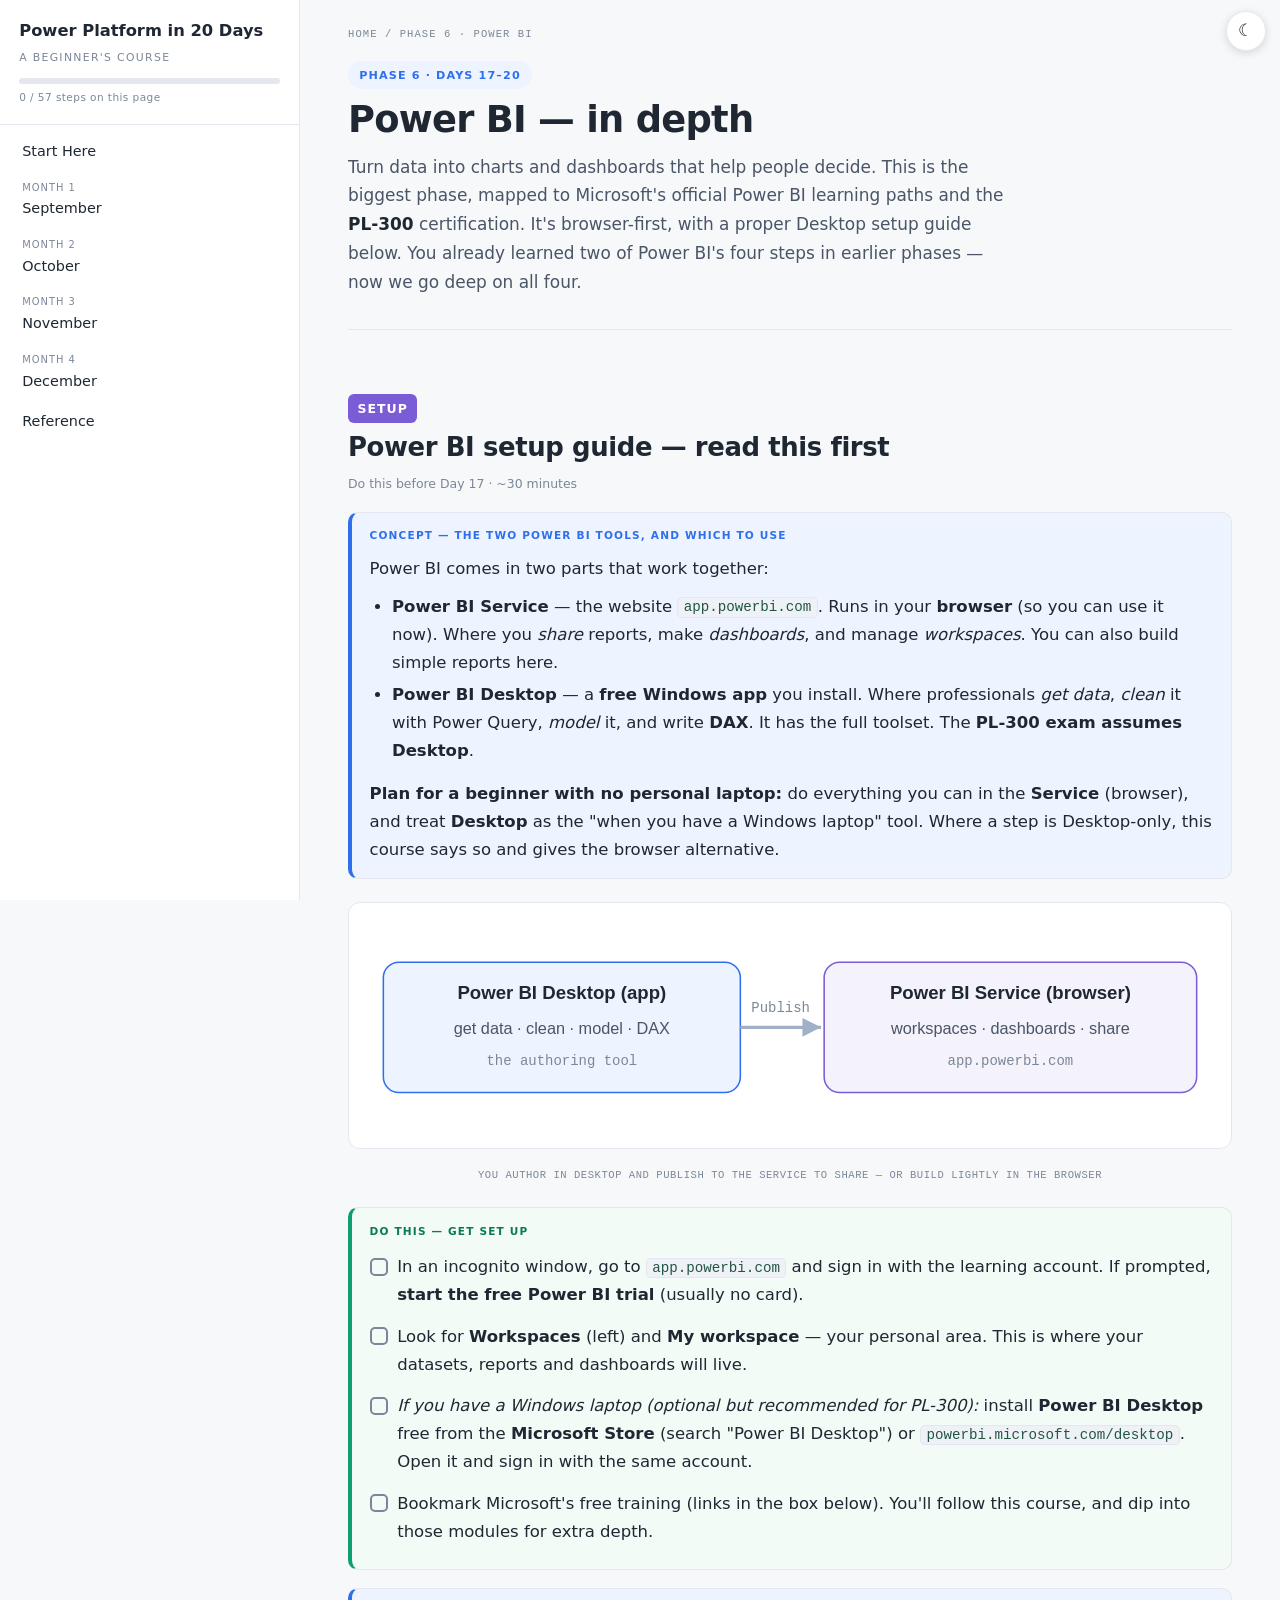
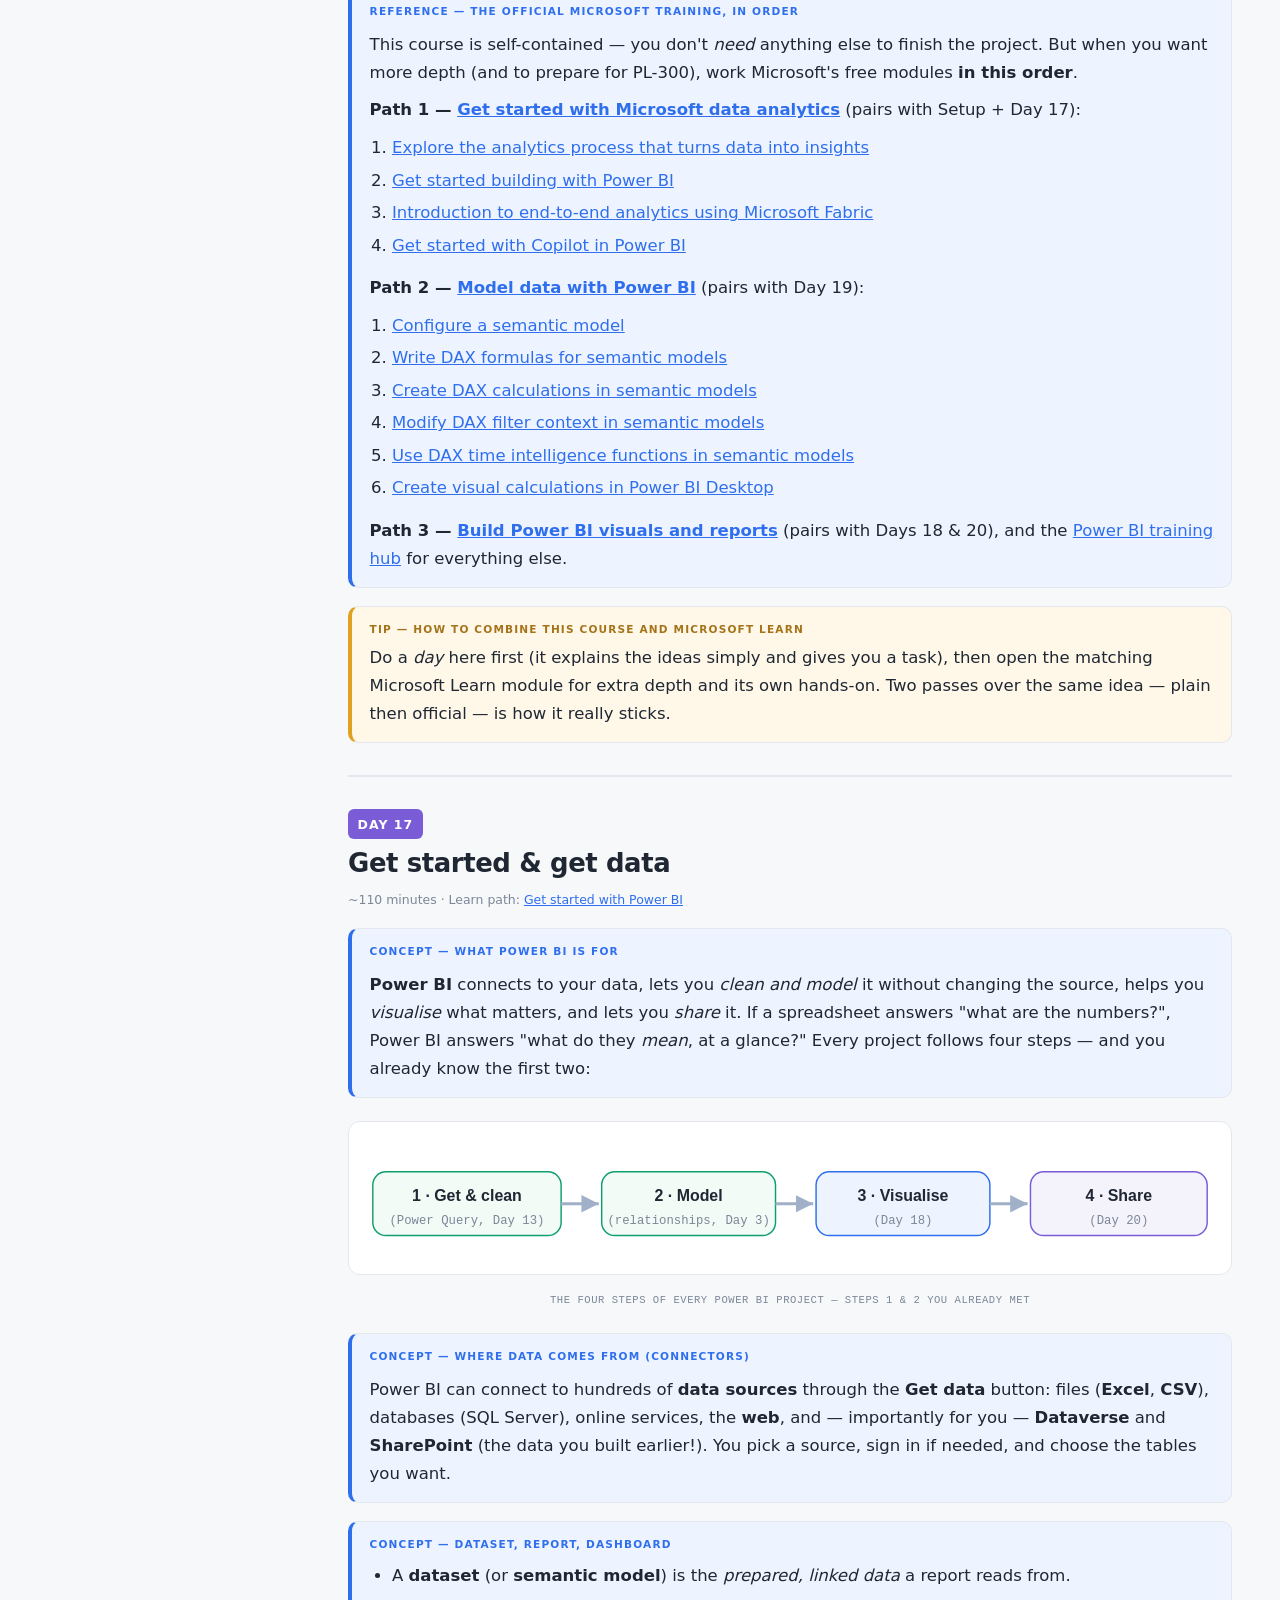
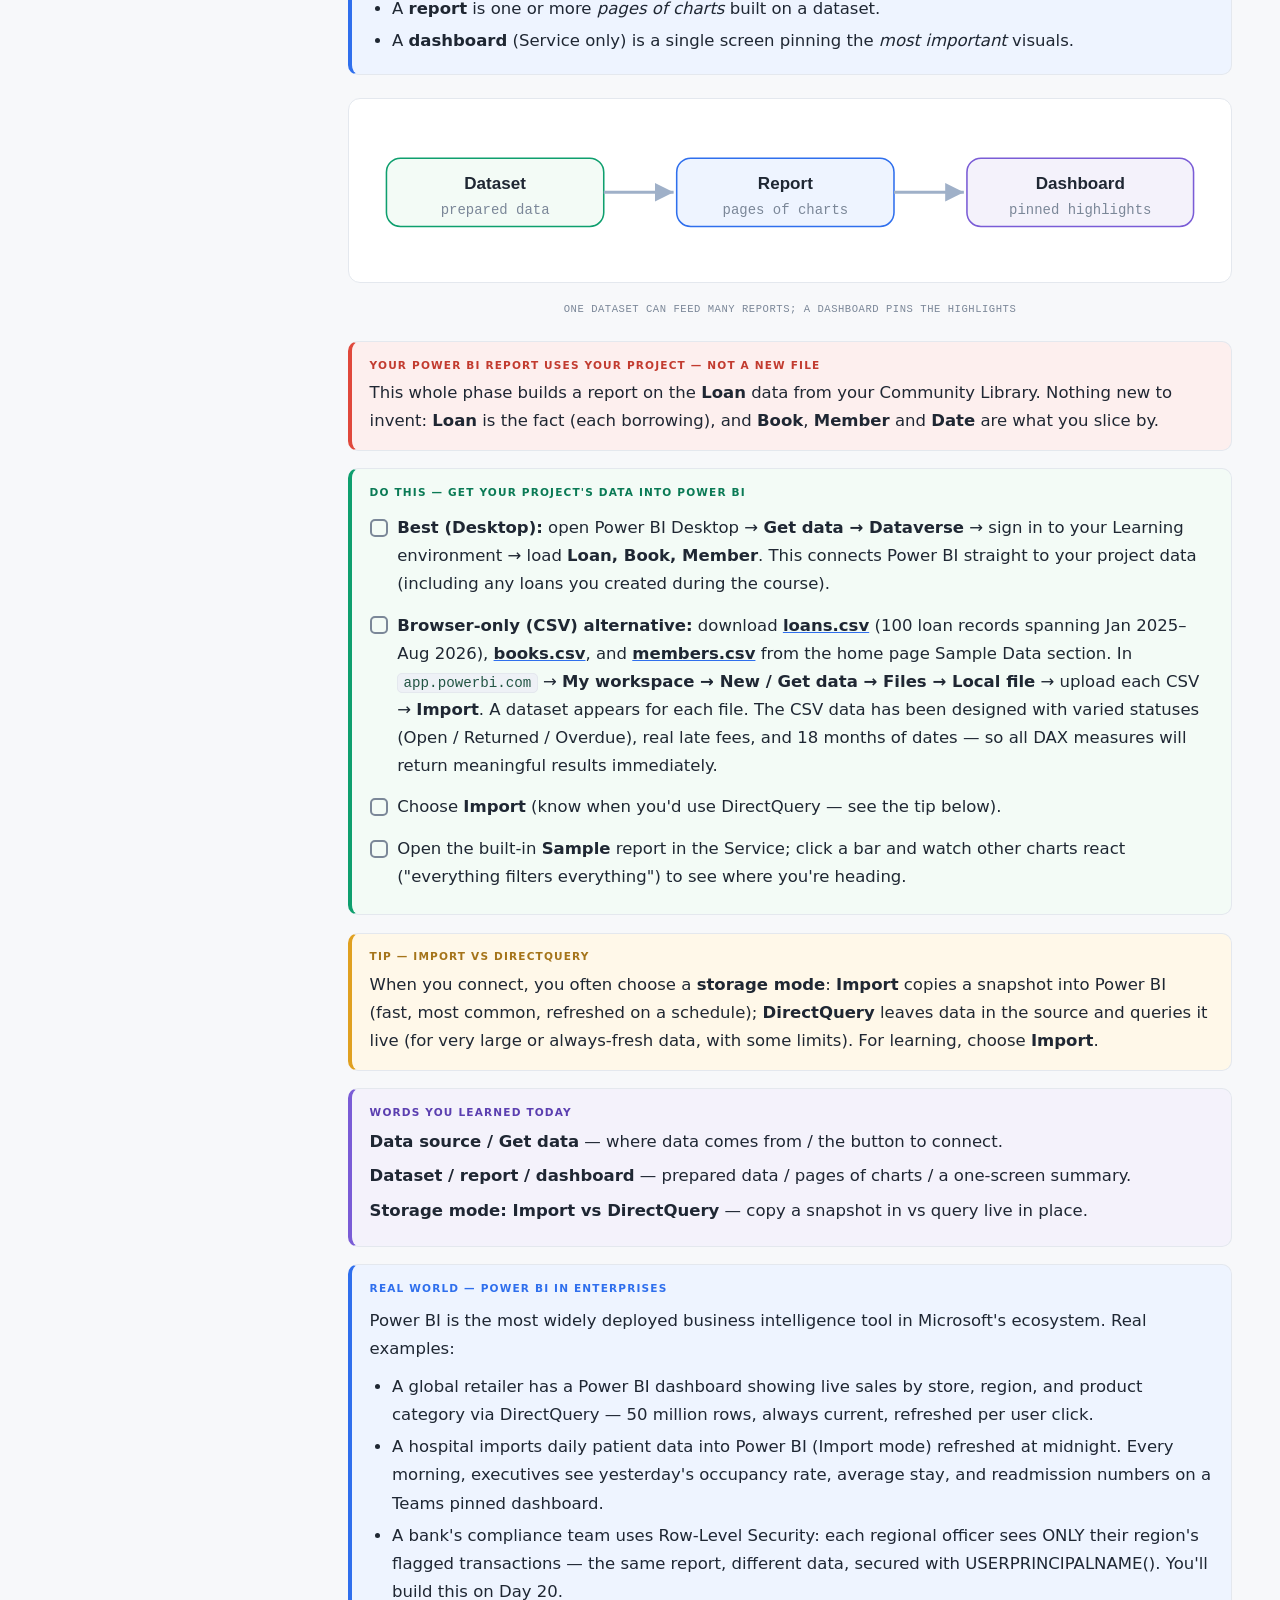
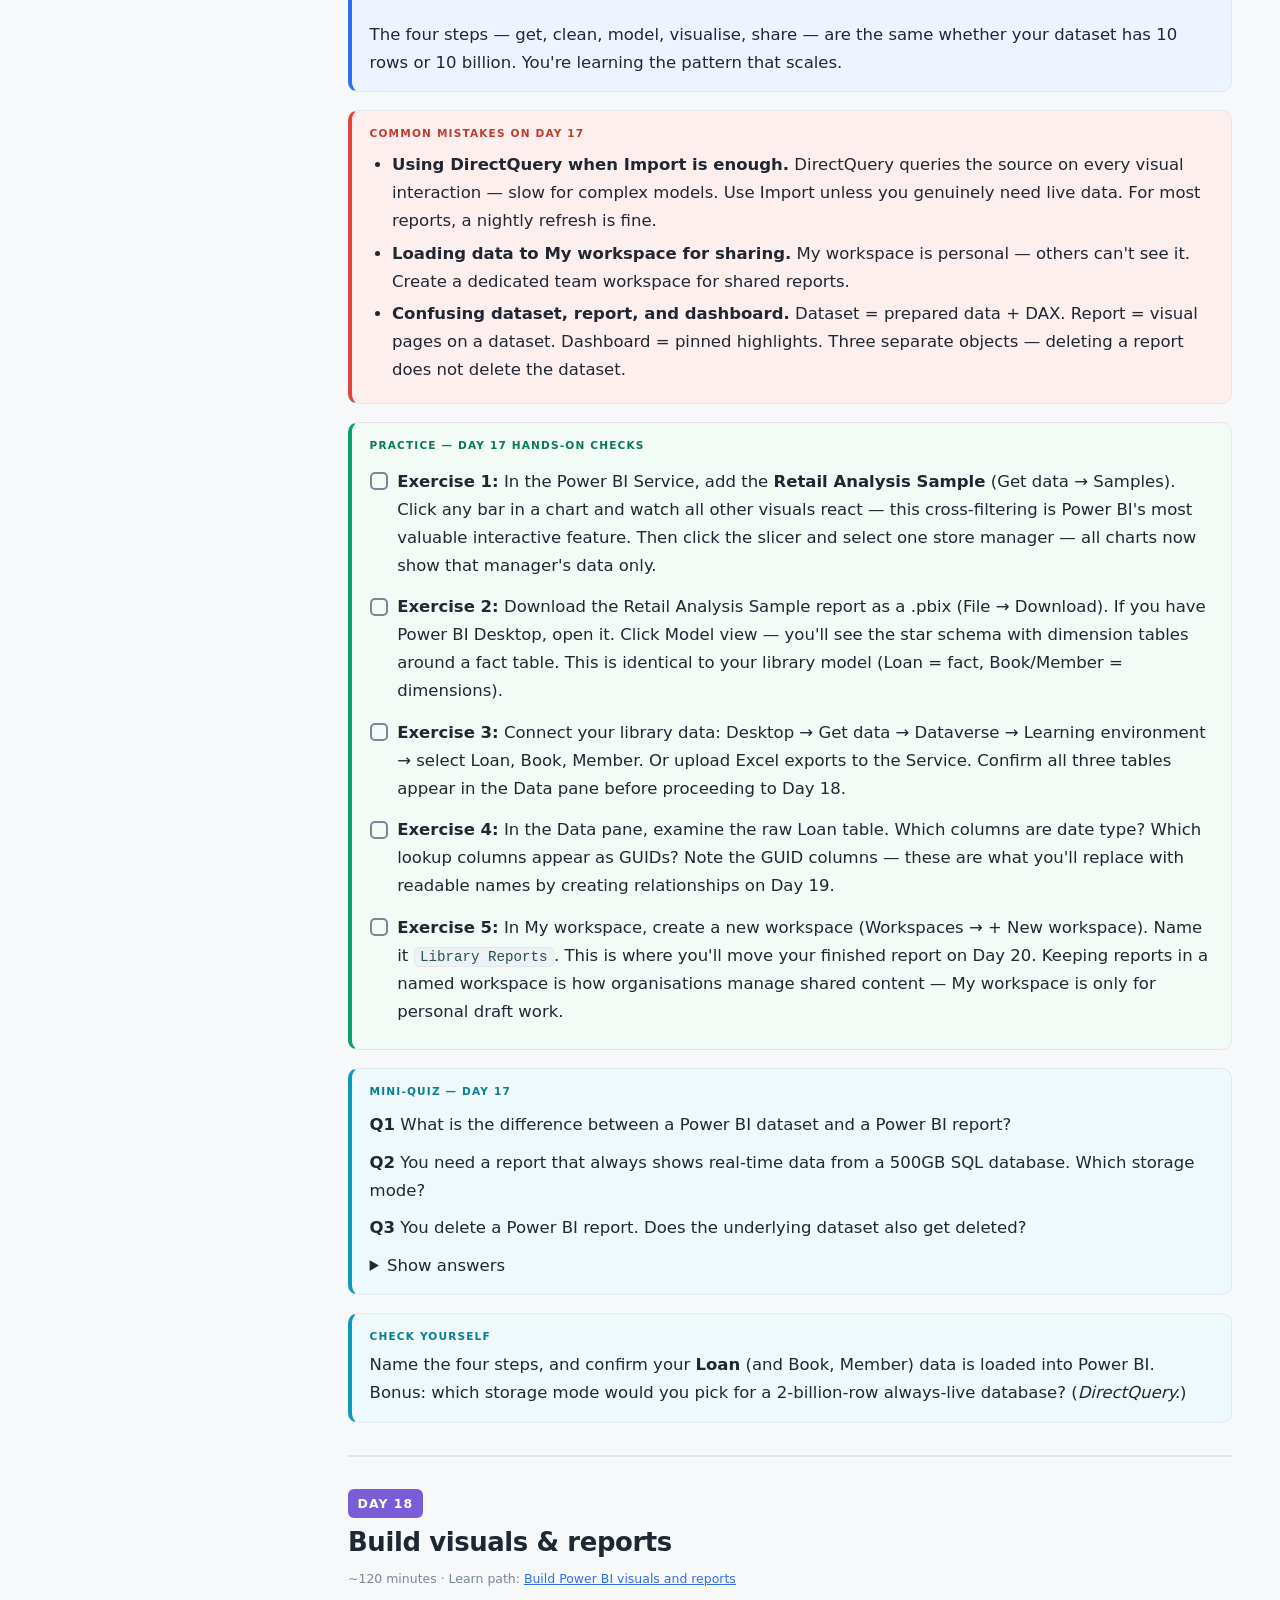
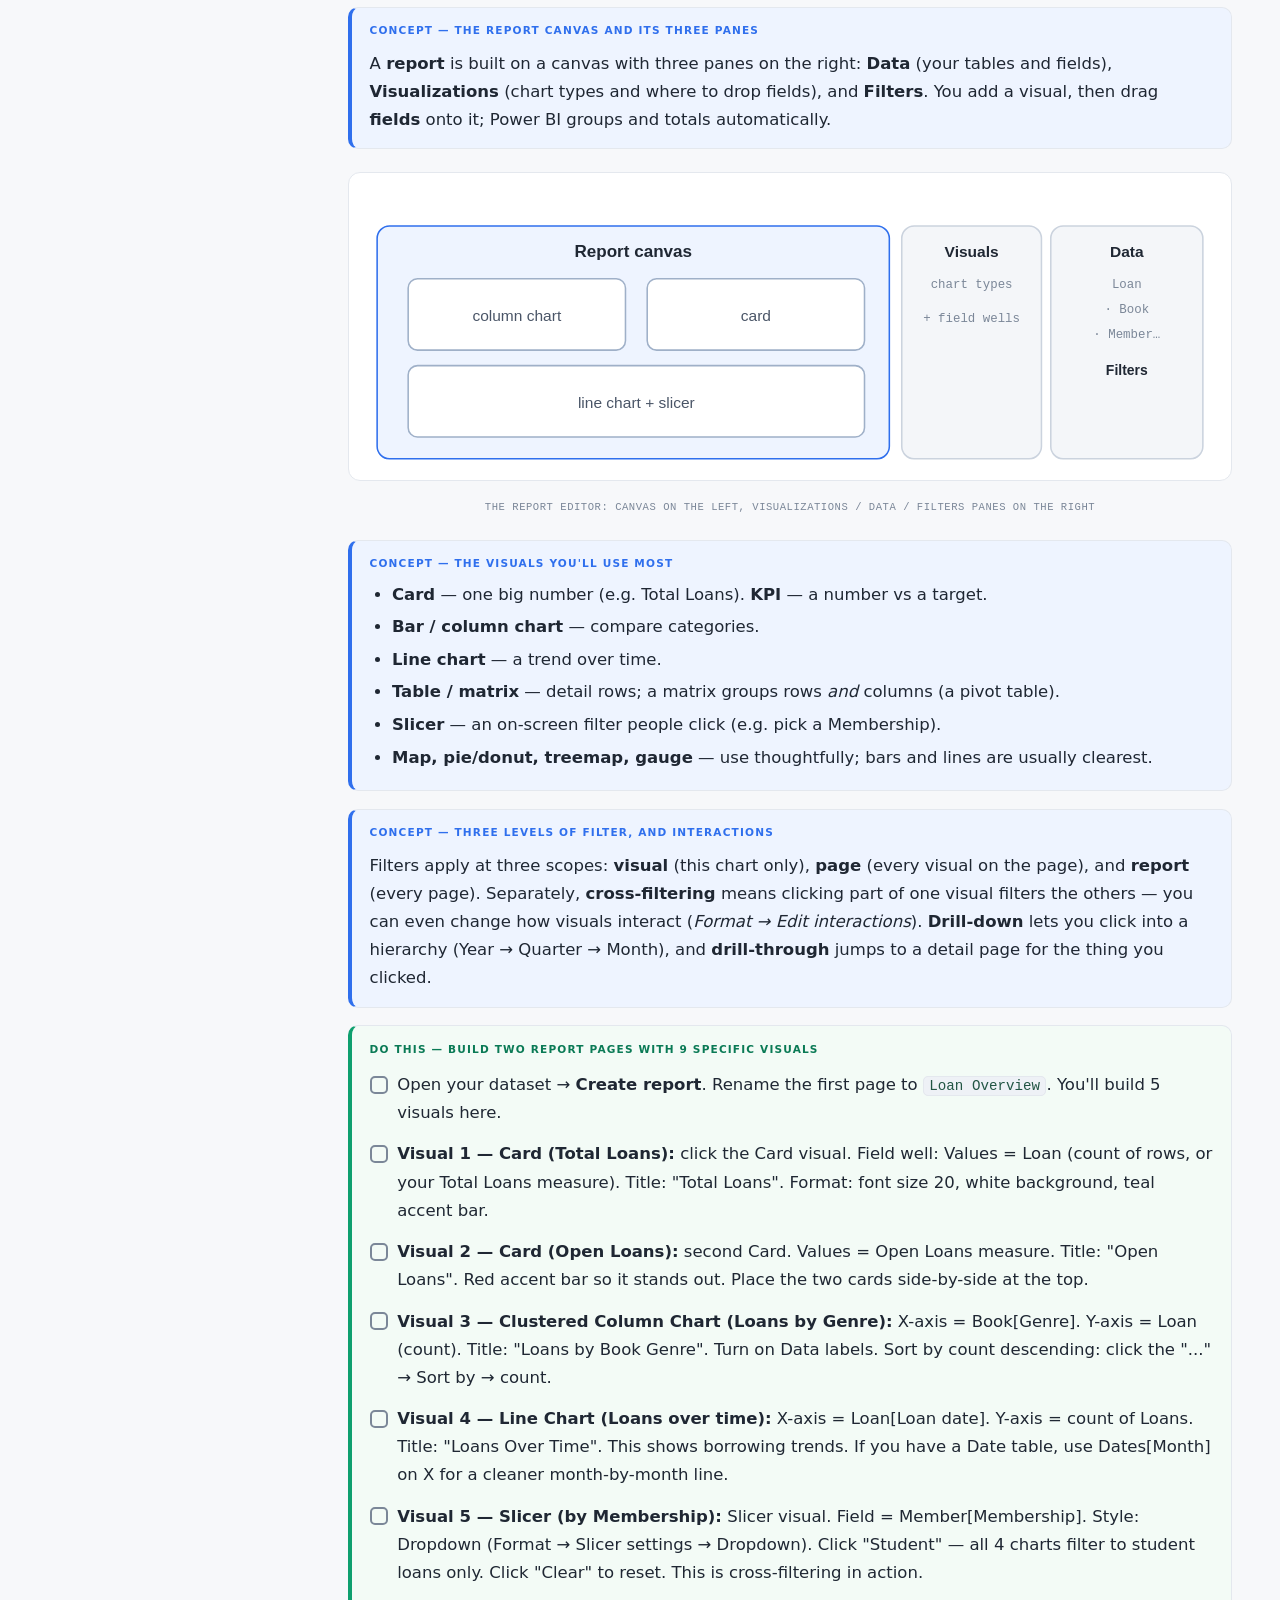
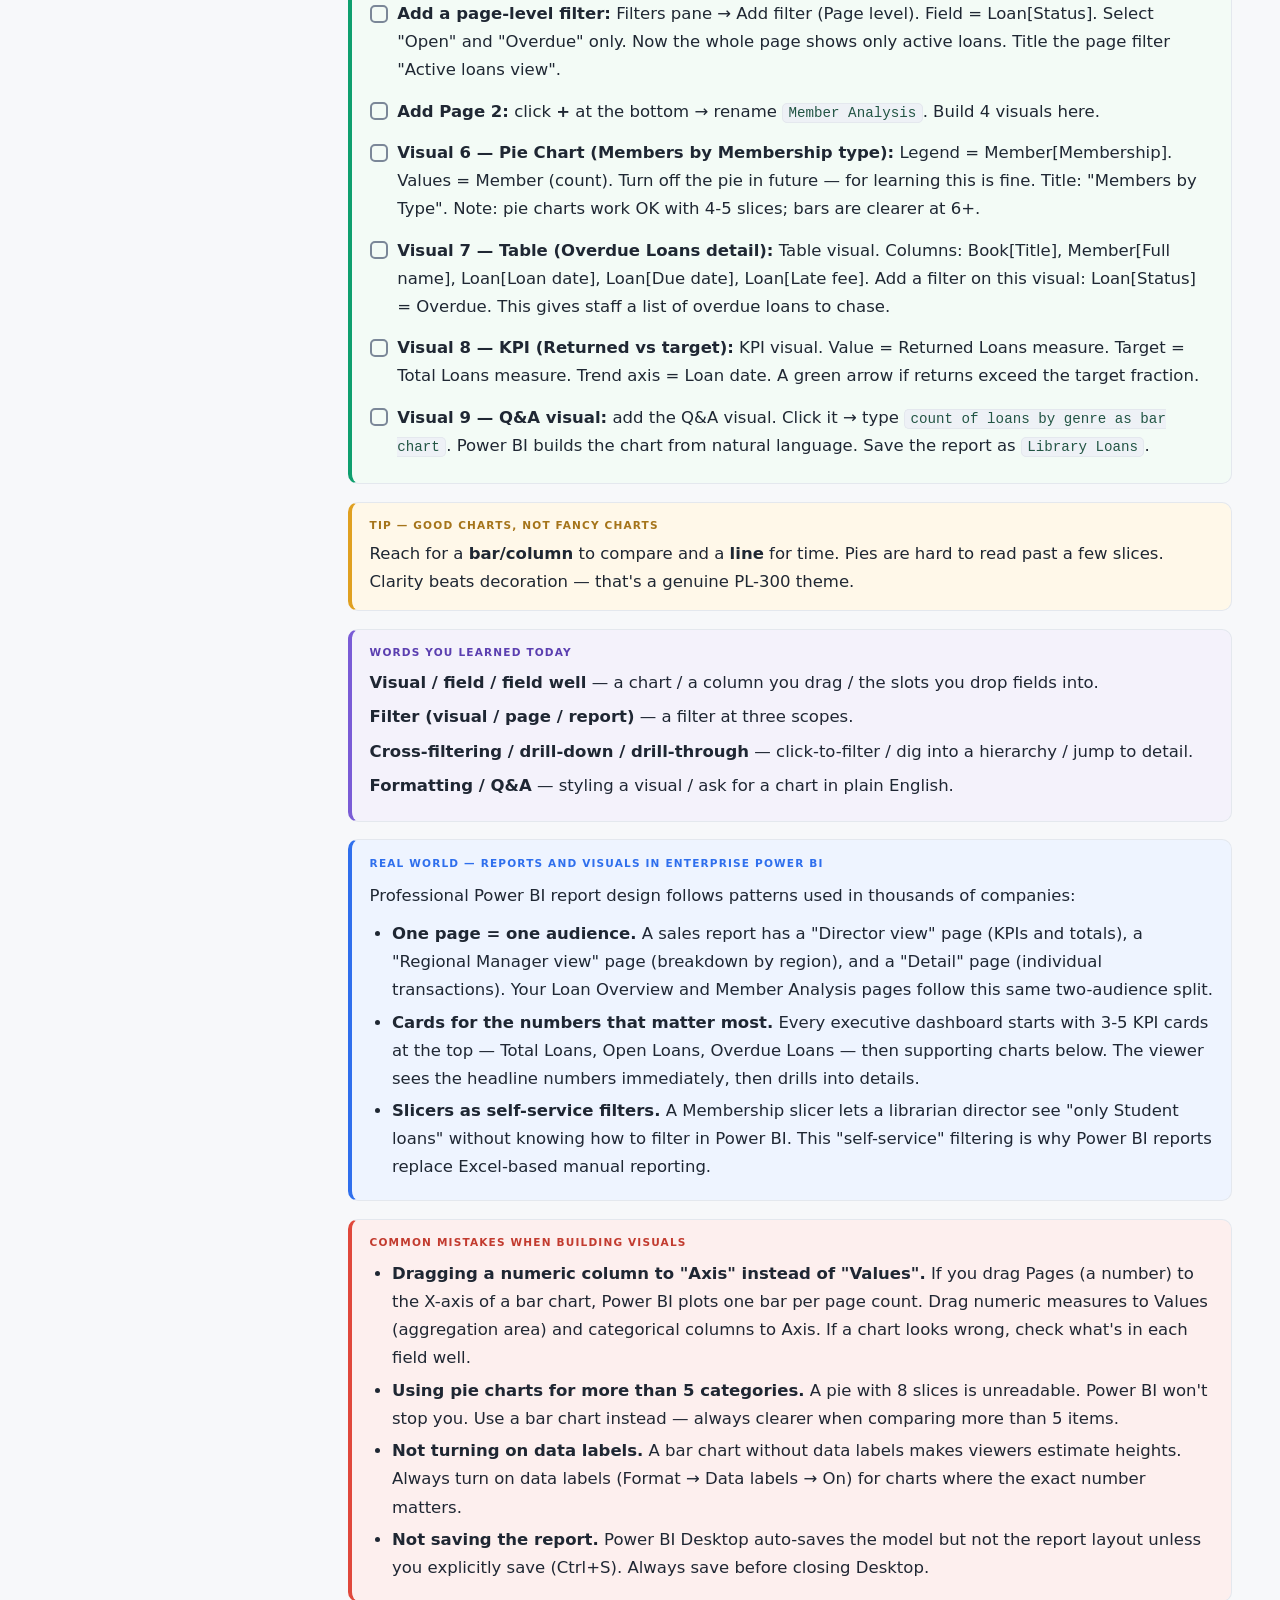
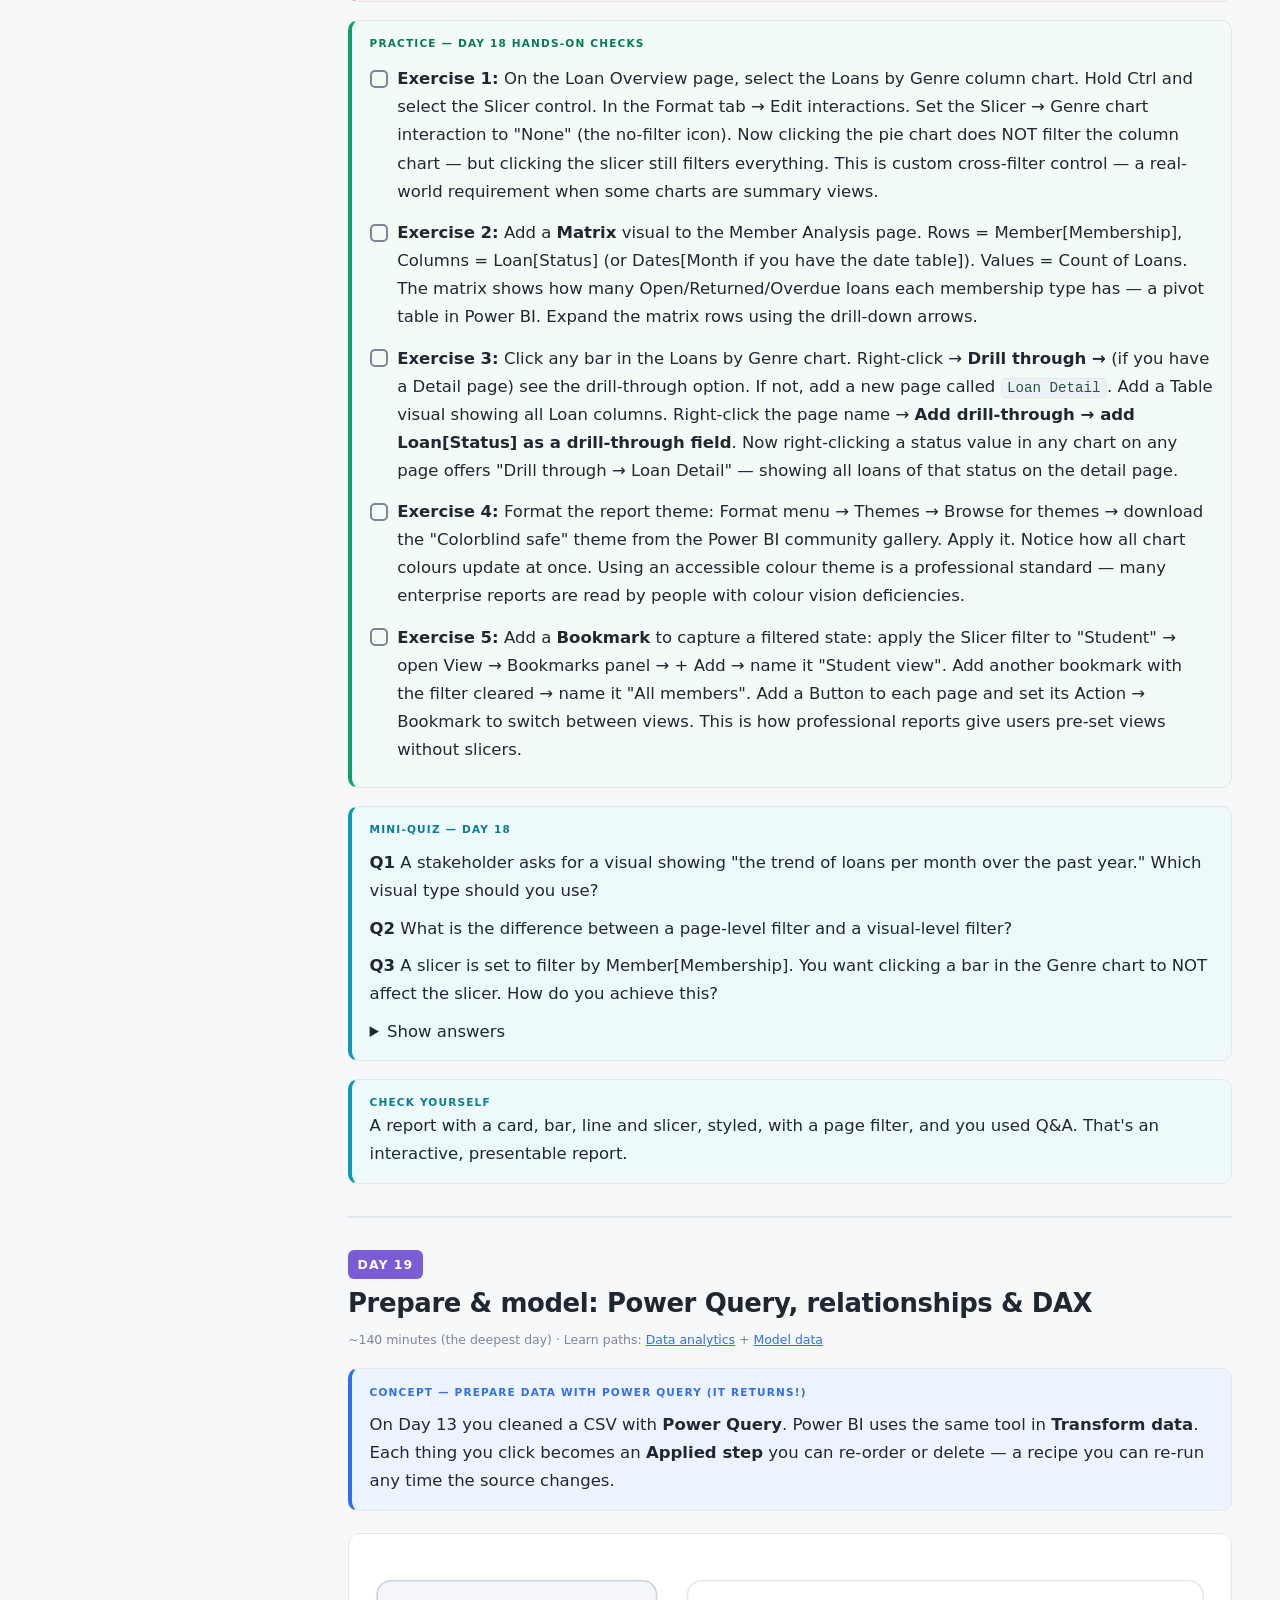
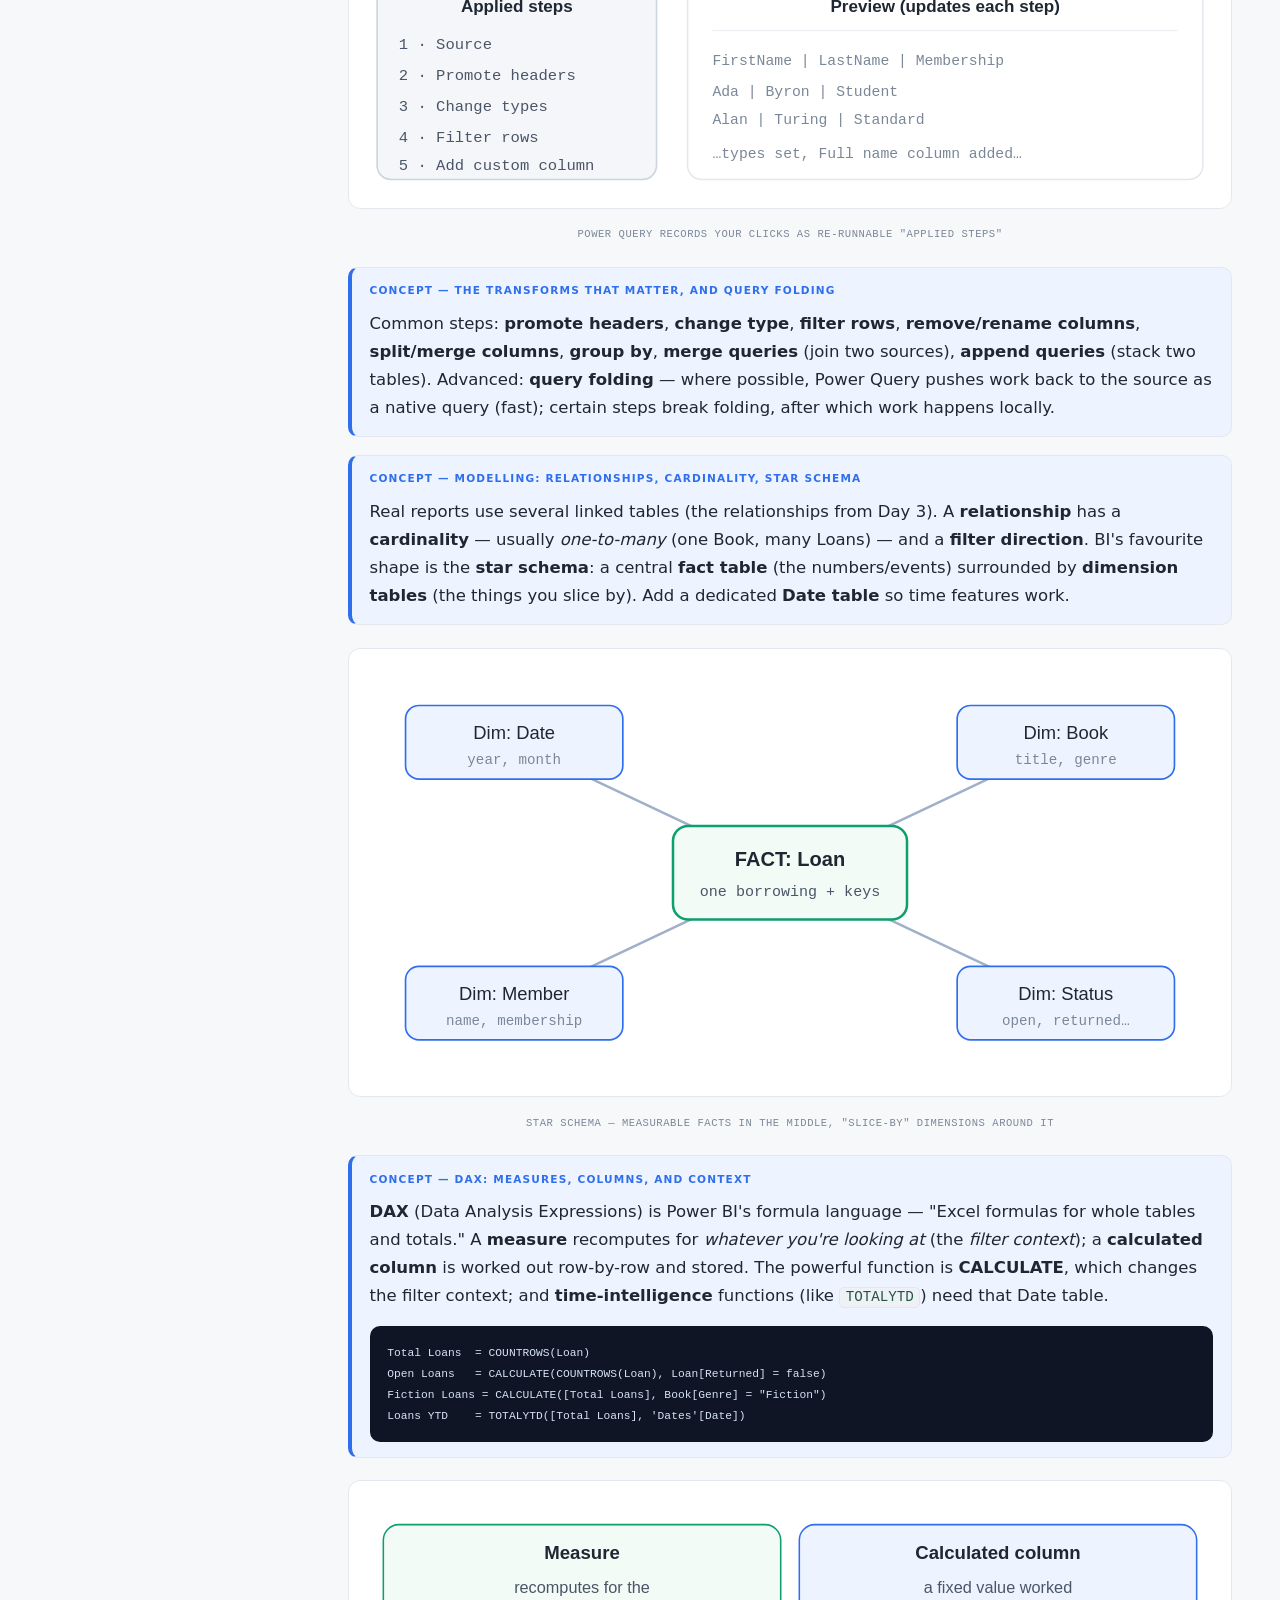
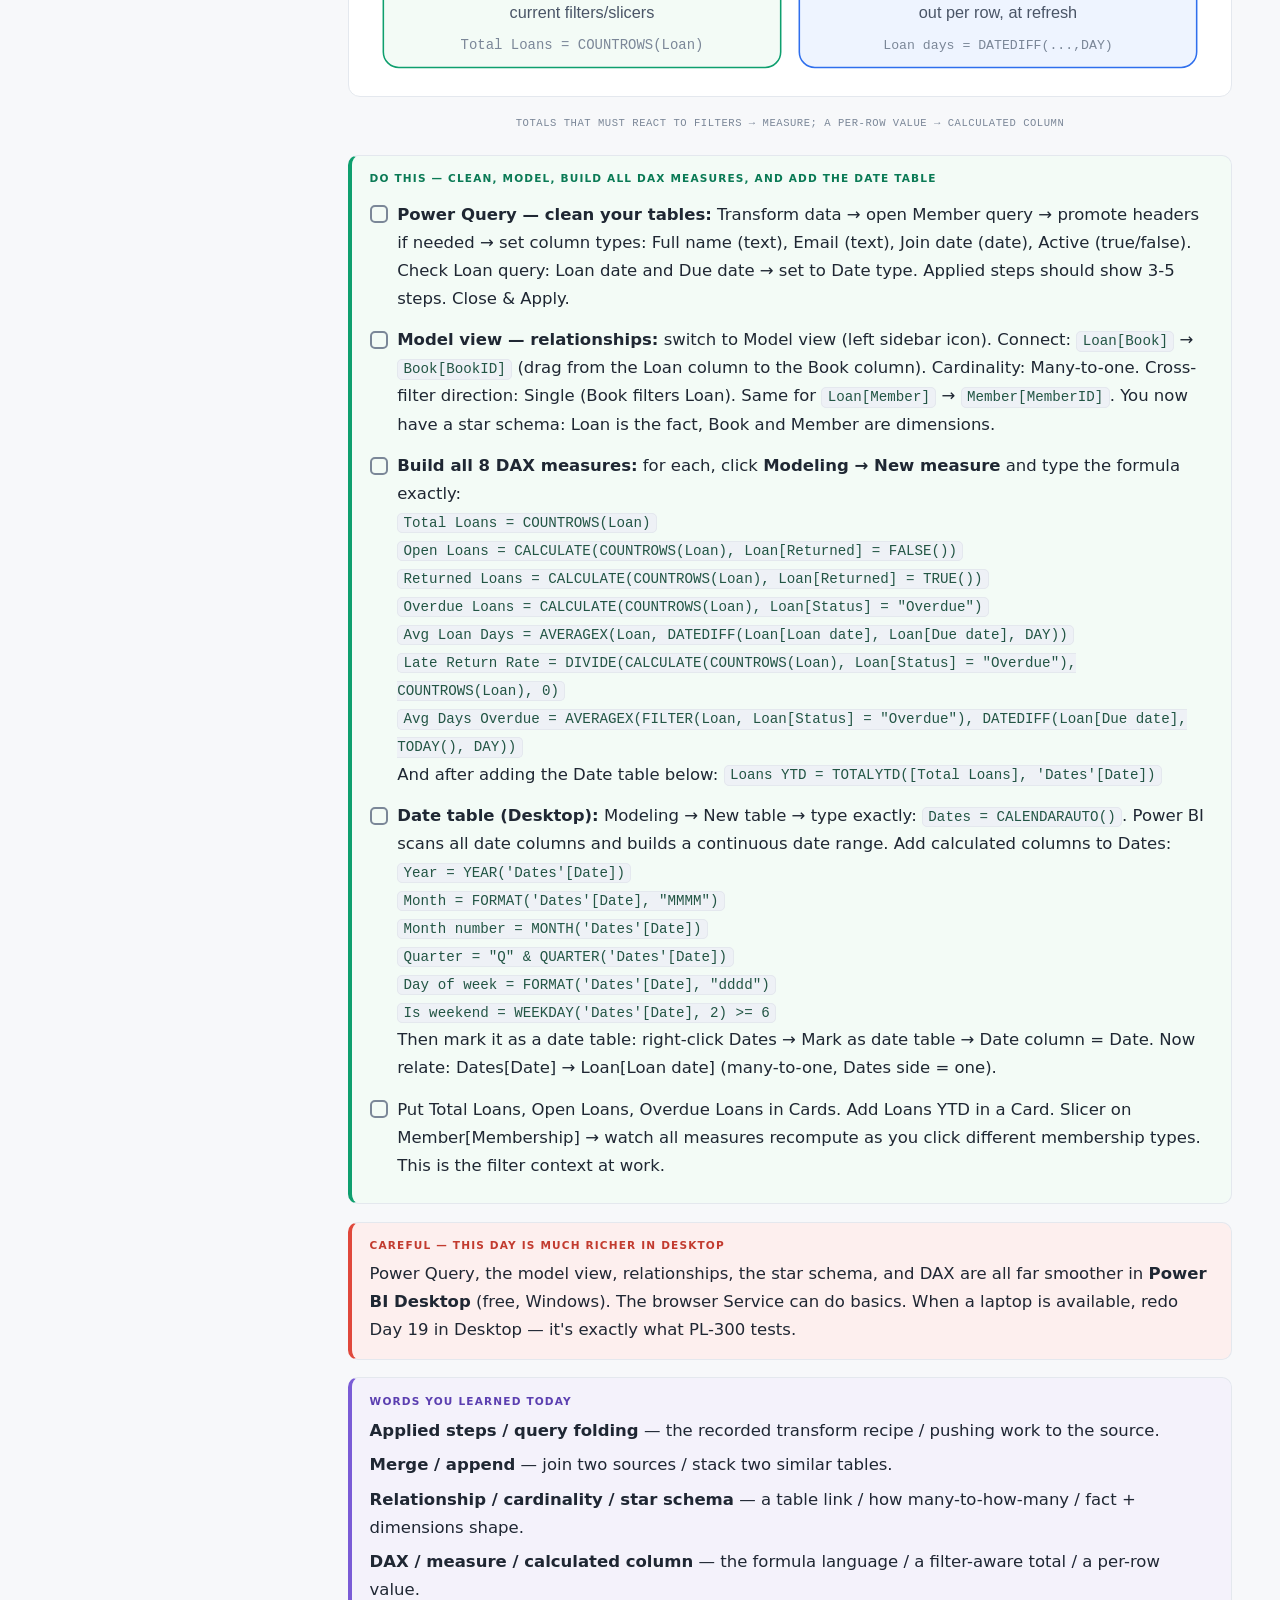
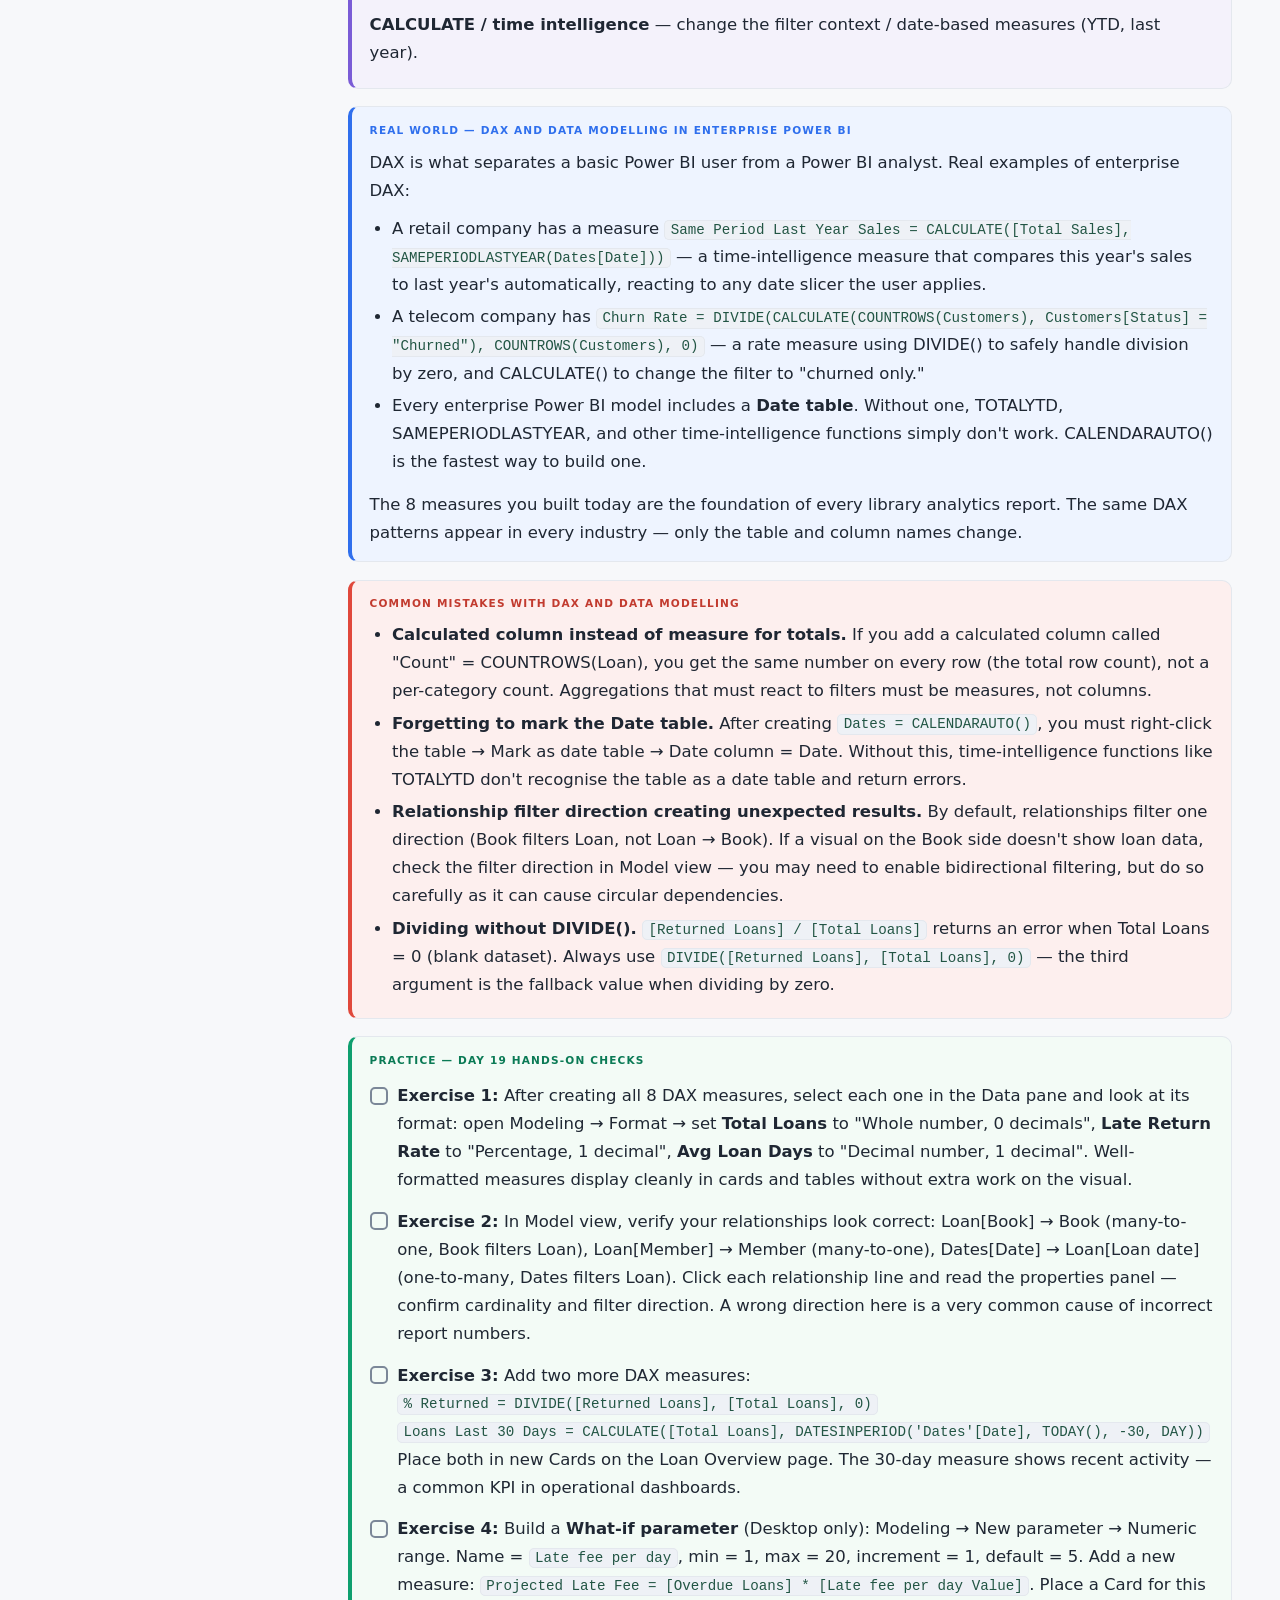
<file: phase6.html>
<!doctype html>
<html lang="en">
<head>
<meta charset="utf-8">
<meta name="viewport" content="width=device-width, initial-scale=1">
<title>Phase 6 · Power BI — Power Platform in 20 Days</title>
<link rel="stylesheet" href="assets/course.css">
</head>
<body data-page="phase6">
<button id="menu" aria-label="Menu">☰</button>
<aside id="rail">
  <div class="brand"><a href="index.html">
    <div class="t">Power Platform in 20 Days</div>
    <div class="s">A Beginner's Course</div></a>
    <div class="prog"><i id="pfill"></i></div>
    <div class="progtxt"><span id="pnum">0</span> / <span id="ptot">0</span> steps on this page</div>
  </div>
  <nav id="nav"></nav>
</aside>

<main>
<div class="crumb"><a href="index.html">Home</a> / Phase 6 · Power BI</div>
<header class="hero">
  <span class="pill">Phase 6 · Days 17–20</span>
  <h1>Power BI — in depth</h1>
  <p>Turn data into charts and dashboards that help people decide. This is the biggest phase, mapped to
  Microsoft's official Power BI learning paths and the <strong>PL-300</strong> certification. It's
  browser-first, with a proper Desktop setup guide below. You already learned two of Power BI's four
  steps in earlier phases — now we go deep on all four.</p>
</header>

<!-- SETUP GUIDE -->
<section class="day" id="setup-bi">
<div class="dhead"><span class="dnum p6">Setup</span></div>
<h2>Power BI setup guide — read this first</h2>
<p class="meta">Do this before Day 17 · ~30 minutes</p>

<div class="card c-concept"><span class="lab">Concept — the two Power BI tools, and which to use</span>
<p>Power BI comes in two parts that work together:</p>
<ul>
<li><strong>Power BI Service</strong> — the website <code>app.powerbi.com</code>. Runs in your
<strong>browser</strong> (so you can use it now). Where you <em>share</em> reports, make
<em>dashboards</em>, and manage <em>workspaces</em>. You can also build simple reports here.</li>
<li><strong>Power BI Desktop</strong> — a <strong>free Windows app</strong> you install. Where
professionals <em>get data</em>, <em>clean</em> it with Power Query, <em>model</em> it, and write
<strong>DAX</strong>. It has the full toolset. The <strong>PL-300 exam assumes Desktop</strong>.</li>
</ul>
<p><strong>Plan for a beginner with no personal laptop:</strong> do everything you can in the
<strong>Service</strong> (browser), and treat <strong>Desktop</strong> as the "when you have a Windows
laptop" tool. Where a step is Desktop-only, this course says so and gives the browser alternative.</p>
</div>

<figure class="fig">
<svg viewBox="0 0 560 150" role="img" aria-label="Power BI Desktop authors, the Service shares">
<defs><marker id="s1" markerWidth="9" markerHeight="9" refX="6" refY="3" orient="auto"><path d="M0,0 L6,3 L0,6 Z" fill="#9fb0c8"/></marker></defs>
<rect x="18" y="34" width="230" height="84" rx="10" fill="#eef4ff" stroke="#2f6fed"/>
<text x="133" y="58" text-anchor="middle" font-family="sans-serif" font-size="12" font-weight="bold" fill="#1f2733">Power BI Desktop (app)</text>
<text x="133" y="80" text-anchor="middle" font-family="sans-serif" font-size="10.5" fill="#4a5567">get data · clean · model · DAX</text>
<text x="133" y="100" text-anchor="middle" font-family="monospace" font-size="9" fill="#7b8798">the authoring tool</text>
<line x1="248" y1="76" x2="300" y2="76" stroke="#9fb0c8" stroke-width="2" marker-end="url(#s1)"/>
<text x="274" y="66" text-anchor="middle" font-family="monospace" font-size="9" fill="#7b8798">Publish</text>
<rect x="302" y="34" width="240" height="84" rx="10" fill="#f4f2fb" stroke="#7a5cd6"/>
<text x="422" y="58" text-anchor="middle" font-family="sans-serif" font-size="12" font-weight="bold" fill="#1f2733">Power BI Service (browser)</text>
<text x="422" y="80" text-anchor="middle" font-family="sans-serif" font-size="10.5" fill="#4a5567">workspaces · dashboards · share</text>
<text x="422" y="100" text-anchor="middle" font-family="monospace" font-size="9" fill="#7b8798">app.powerbi.com</text>
</svg>
<figcaption>You author in Desktop and publish to the Service to share — or build lightly in the browser</figcaption>
</figure>

<div class="card c-do"><span class="lab">Do this — get set up</span>
<ul class="tasks">
<li><span class="box"></span><span class="txt">In an incognito window, go to <code>app.powerbi.com</code> and sign in with the learning account. If prompted, <strong>start the free Power BI trial</strong> (usually no card).</span></li>
<li><span class="box"></span><span class="txt">Look for <strong>Workspaces</strong> (left) and <strong>My workspace</strong> — your personal area. This is where your datasets, reports and dashboards will live.</span></li>
<li><span class="box"></span><span class="txt"><em>If you have a Windows laptop (optional but recommended for PL-300):</em> install <strong>Power BI Desktop</strong> free from the <strong>Microsoft Store</strong> (search "Power BI Desktop") or <code>powerbi.microsoft.com/desktop</code>. Open it and sign in with the same account.</span></li>
<li><span class="box"></span><span class="txt">Bookmark Microsoft's free training (links in the box below). You'll follow this course, and dip into those modules for extra depth.</span></li>
</ul></div>

<div class="card c-concept"><span class="lab">Reference — the official Microsoft training, in order</span>
<p>This course is self-contained — you don't <em>need</em> anything else to finish the project. But when you
want more depth (and to prepare for PL-300), work Microsoft's free modules <strong>in this order</strong>.</p>
<p><strong>Path 1 — <a href="https://learn.microsoft.com/en-us/training/paths/data-analytics-microsoft/">Get started with Microsoft data analytics</a></strong> (pairs with Setup + Day 17):</p>
<ol>
<li><a href="https://learn.microsoft.com/en-us/training/modules/data-analytics-microsoft/">Explore the analytics process that turns data into insights</a></li>
<li><a href="https://learn.microsoft.com/en-us/training/modules/get-started-with-power-bi/">Get started building with Power BI</a></li>
<li><a href="https://learn.microsoft.com/en-us/training/modules/introduction-end-analytics-use-microsoft-fabric/">Introduction to end-to-end analytics using Microsoft Fabric</a></li>
<li><a href="https://learn.microsoft.com/en-us/training/modules/power-bi-copilot/">Get started with Copilot in Power BI</a></li>
</ol>
<p><strong>Path 2 — <a href="https://learn.microsoft.com/en-us/training/paths/model-data-power-bi/">Model data with Power BI</a></strong> (pairs with Day 19):</p>
<ol>
<li><a href="https://learn.microsoft.com/en-us/training/modules/configure-semantic-model-power-bi/">Configure a semantic model</a></li>
<li><a href="https://learn.microsoft.com/en-us/training/modules/dax-power-bi-write-formulas/">Write DAX formulas for semantic models</a></li>
<li><a href="https://learn.microsoft.com/en-us/training/modules/dax-power-bi-create-calculations/">Create DAX calculations in semantic models</a></li>
<li><a href="https://learn.microsoft.com/en-us/training/modules/dax-power-bi-modify-filter/">Modify DAX filter context in semantic models</a></li>
<li><a href="https://learn.microsoft.com/en-us/training/modules/dax-power-bi-time-intelligence/">Use DAX time intelligence functions in semantic models</a></li>
<li><a href="https://learn.microsoft.com/en-us/training/modules/power-bi-visual-calculations/">Create visual calculations in Power BI Desktop</a></li>
</ol>
<p><strong>Path 3 — <a href="https://learn.microsoft.com/en-us/training/paths/build-power-bi-visuals-reports/">Build Power BI visuals and reports</a></strong> (pairs with Days 18 &amp; 20), and the <a href="https://learn.microsoft.com/en-us/training/powerplatform/power-bi">Power BI training hub</a> for everything else.</p>
</div>

<div class="card c-tip"><span class="lab">Tip — how to combine this course and Microsoft Learn</span>
Do a <em>day</em> here first (it explains the ideas simply and gives you a task), then open the matching
Microsoft Learn module for extra depth and its own hands-on. Two passes over the same idea — plain then
official — is how it really sticks.</div>
</section>

<!-- DAY 17 -->
<section class="day" id="day17">
<div class="dhead"><span class="dnum p6">Day 17</span></div>
<h2>Get started &amp; get data</h2>
<p class="meta">~110 minutes · Learn path: <a href="https://learn.microsoft.com/en-us/training/paths/get-started-power-bi/">Get started with Power BI</a></p>

<div class="card c-concept"><span class="lab">Concept — what Power BI is for</span>
<p><strong>Power BI</strong> connects to your data, lets you <em>clean and model</em> it without changing
the source, helps you <em>visualise</em> what matters, and lets you <em>share</em> it. If a spreadsheet
answers "what are the numbers?", Power BI answers "what do they <em>mean</em>, at a glance?" Every project
follows four steps — and you already know the first two:</p>
</div>

<figure class="fig">
<svg viewBox="0 0 600 96" role="img" aria-label="Four steps: get and clean, model, visualise, share">
<defs><marker id="b1" markerWidth="9" markerHeight="9" refX="6" refY="3" orient="auto"><path d="M0,0 L6,3 L0,6 Z" fill="#9fb0c8"/></marker></defs>
<rect x="12" y="30" width="130" height="44" rx="9" fill="#f3fbf6" stroke="#0e9f6e"/><text x="77" y="50" text-anchor="middle" font-family="sans-serif" font-size="11" font-weight="bold" fill="#1f2733">1 · Get &amp; clean</text><text x="77" y="66" text-anchor="middle" font-family="monospace" font-size="8.5" fill="#7b8798">(Power Query, Day 13)</text>
<line x1="142" y1="52" x2="168" y2="52" stroke="#9fb0c8" stroke-width="2" marker-end="url(#b1)"/>
<rect x="170" y="30" width="120" height="44" rx="9" fill="#f3fbf6" stroke="#0e9f6e"/><text x="230" y="50" text-anchor="middle" font-family="sans-serif" font-size="11" font-weight="bold" fill="#1f2733">2 · Model</text><text x="230" y="66" text-anchor="middle" font-family="monospace" font-size="8.5" fill="#7b8798">(relationships, Day 3)</text>
<line x1="290" y1="52" x2="316" y2="52" stroke="#9fb0c8" stroke-width="2" marker-end="url(#b1)"/>
<rect x="318" y="30" width="120" height="44" rx="9" fill="#eef4ff" stroke="#2f6fed"/><text x="378" y="50" text-anchor="middle" font-family="sans-serif" font-size="11" font-weight="bold" fill="#1f2733">3 · Visualise</text><text x="378" y="66" text-anchor="middle" font-family="monospace" font-size="8.5" fill="#7b8798">(Day 18)</text>
<line x1="438" y1="52" x2="464" y2="52" stroke="#9fb0c8" stroke-width="2" marker-end="url(#b1)"/>
<rect x="466" y="30" width="122" height="44" rx="9" fill="#f4f2fb" stroke="#7a5cd6"/><text x="527" y="50" text-anchor="middle" font-family="sans-serif" font-size="11" font-weight="bold" fill="#1f2733">4 · Share</text><text x="527" y="66" text-anchor="middle" font-family="monospace" font-size="8.5" fill="#7b8798">(Day 20)</text>
</svg>
<figcaption>The four steps of every Power BI project — steps 1 &amp; 2 you already met</figcaption>
</figure>

<div class="card c-concept"><span class="lab">Concept — where data comes from (connectors)</span>
<p>Power BI can connect to hundreds of <strong>data sources</strong> through the <strong>Get data</strong>
button: files (<strong>Excel</strong>, <strong>CSV</strong>), databases (SQL Server), online services, the
<strong>web</strong>, and — importantly for you — <strong>Dataverse</strong> and <strong>SharePoint</strong>
(the data you built earlier!). You pick a source, sign in if needed, and choose the tables you want.</p>
</div>

<div class="card c-concept"><span class="lab">Concept — dataset, report, dashboard</span>
<ul>
<li>A <strong>dataset</strong> (or <strong>semantic model</strong>) is the <em>prepared, linked data</em> a report reads from.</li>
<li>A <strong>report</strong> is one or more <em>pages of charts</em> built on a dataset.</li>
<li>A <strong>dashboard</strong> (Service only) is a single screen pinning the <em>most important</em> visuals.</li>
</ul></div>

<figure class="fig">
<svg viewBox="0 0 560 110" role="img" aria-label="One dataset feeds reports, which feed a dashboard">
<defs><marker id="b2" markerWidth="9" markerHeight="9" refX="6" refY="3" orient="auto"><path d="M0,0 L6,3 L0,6 Z" fill="#9fb0c8"/></marker></defs>
<rect x="20" y="34" width="140" height="44" rx="9" fill="#f3fbf6" stroke="#0e9f6e"/><text x="90" y="54" text-anchor="middle" font-family="sans-serif" font-size="11" font-weight="bold" fill="#1f2733">Dataset</text><text x="90" y="70" text-anchor="middle" font-family="monospace" font-size="9" fill="#7b8798">prepared data</text>
<line x1="160" y1="56" x2="205" y2="56" stroke="#9fb0c8" stroke-width="2" marker-end="url(#b2)"/>
<rect x="207" y="34" width="140" height="44" rx="9" fill="#eef4ff" stroke="#2f6fed"/><text x="277" y="54" text-anchor="middle" font-family="sans-serif" font-size="11" font-weight="bold" fill="#1f2733">Report</text><text x="277" y="70" text-anchor="middle" font-family="monospace" font-size="9" fill="#7b8798">pages of charts</text>
<line x1="347" y1="56" x2="392" y2="56" stroke="#9fb0c8" stroke-width="2" marker-end="url(#b2)"/>
<rect x="394" y="34" width="146" height="44" rx="9" fill="#f4f2fb" stroke="#7a5cd6"/><text x="467" y="54" text-anchor="middle" font-family="sans-serif" font-size="11" font-weight="bold" fill="#1f2733">Dashboard</text><text x="467" y="70" text-anchor="middle" font-family="monospace" font-size="9" fill="#7b8798">pinned highlights</text>
</svg>
<figcaption>One dataset can feed many reports; a dashboard pins the highlights</figcaption>
</figure>

<div class="card c-warn"><span class="lab">Your Power BI report uses YOUR project — not a new file</span>
This whole phase builds a report on the <strong>Loan</strong> data from your Community Library. Nothing new
to invent: <strong>Loan</strong> is the fact (each borrowing), and <strong>Book</strong>, <strong>Member</strong>
and <strong>Date</strong> are what you slice by.</div>

<div class="card c-do"><span class="lab">Do this — get your project's data into Power BI</span>
<ul class="tasks">
<li><span class="box"></span><span class="txt"><strong>Best (Desktop):</strong> open Power BI Desktop → <strong>Get data → Dataverse</strong> → sign in to your Learning environment → load <strong>Loan, Book, Member</strong>. This connects Power BI straight to your project data (including any loans you created during the course).</span></li>
<li><span class="box"></span><span class="txt"><strong>Browser-only (CSV) alternative:</strong> download <a href="../sample-data/loans.csv"><strong>loans.csv</strong></a> (100 loan records spanning Jan 2025–Aug 2026), <a href="../sample-data/books.csv"><strong>books.csv</strong></a>, and <a href="../sample-data/members.csv"><strong>members.csv</strong></a> from the home page Sample Data section. In <code>app.powerbi.com</code> → <strong>My workspace → New / Get data → Files → Local file</strong> → upload each CSV → <strong>Import</strong>. A dataset appears for each file. The CSV data has been designed with varied statuses (Open / Returned / Overdue), real late fees, and 18 months of dates — so all DAX measures will return meaningful results immediately.</span></li>
<li><span class="box"></span><span class="txt">Choose <strong>Import</strong> (know when you'd use DirectQuery — see the tip below).</span></li>
<li><span class="box"></span><span class="txt">Open the built-in <strong>Sample</strong> report in the Service; click a bar and watch other charts react ("everything filters everything") to see where you're heading.</span></li>
</ul></div>

<div class="card c-tip"><span class="lab">Tip — Import vs DirectQuery</span>
When you connect, you often choose a <strong>storage mode</strong>: <strong>Import</strong> copies a
snapshot into Power BI (fast, most common, refreshed on a schedule); <strong>DirectQuery</strong> leaves
data in the source and queries it live (for very large or always-fresh data, with some limits). For
learning, choose <strong>Import</strong>.</div>

<div class="card c-gloss"><span class="lab">Words you learned today</span>
<ul class="terms">
<li><b>Data source / Get data</b> — where data comes from / the button to connect.</li>
<li><b>Dataset / report / dashboard</b> — prepared data / pages of charts / a one-screen summary.</li>
<li><b>Storage mode: Import vs DirectQuery</b> — copy a snapshot in vs query live in place.</li>
</ul></div>

<div class="card c-concept"><span class="lab">Real world — Power BI in enterprises</span>
<p>Power BI is the most widely deployed business intelligence tool in Microsoft's ecosystem. Real examples:</p>
<ul>
<li>A global retailer has a Power BI dashboard showing live sales by store, region, and product category via DirectQuery — 50 million rows, always current, refreshed per user click.</li>
<li>A hospital imports daily patient data into Power BI (Import mode) refreshed at midnight. Every morning, executives see yesterday's occupancy rate, average stay, and readmission numbers on a Teams pinned dashboard.</li>
<li>A bank's compliance team uses Row-Level Security: each regional officer sees ONLY their region's flagged transactions — the same report, different data, secured with USERPRINCIPALNAME(). You'll build this on Day 20.</li>
</ul>
<p>The four steps — get, clean, model, visualise, share — are the same whether your dataset has 10 rows or 10 billion. You're learning the pattern that scales.</p>
</div>

<div class="card c-warn"><span class="lab">Common mistakes on Day 17</span>
<ul>
<li><strong>Using DirectQuery when Import is enough.</strong> DirectQuery queries the source on every visual interaction — slow for complex models. Use Import unless you genuinely need live data. For most reports, a nightly refresh is fine.</li>
<li><strong>Loading data to My workspace for sharing.</strong> My workspace is personal — others can't see it. Create a dedicated team workspace for shared reports.</li>
<li><strong>Confusing dataset, report, and dashboard.</strong> Dataset = prepared data + DAX. Report = visual pages on a dataset. Dashboard = pinned highlights. Three separate objects — deleting a report does not delete the dataset.</li>
</ul>
</div>

<div class="card c-do"><span class="lab">Practice — Day 17 hands-on checks</span>
<ul class="tasks">
<li><span class="box"></span><span class="txt"><strong>Exercise 1:</strong> In the Power BI Service, add the <strong>Retail Analysis Sample</strong> (Get data → Samples). Click any bar in a chart and watch all other visuals react — this cross-filtering is Power BI's most valuable interactive feature. Then click the slicer and select one store manager — all charts now show that manager's data only.</span></li>
<li><span class="box"></span><span class="txt"><strong>Exercise 2:</strong> Download the Retail Analysis Sample report as a .pbix (File → Download). If you have Power BI Desktop, open it. Click Model view — you'll see the star schema with dimension tables around a fact table. This is identical to your library model (Loan = fact, Book/Member = dimensions).</span></li>
<li><span class="box"></span><span class="txt"><strong>Exercise 3:</strong> Connect your library data: Desktop → Get data → Dataverse → Learning environment → select Loan, Book, Member. Or upload Excel exports to the Service. Confirm all three tables appear in the Data pane before proceeding to Day 18.</span></li>
<li><span class="box"></span><span class="txt"><strong>Exercise 4:</strong> In the Data pane, examine the raw Loan table. Which columns are date type? Which lookup columns appear as GUIDs? Note the GUID columns — these are what you'll replace with readable names by creating relationships on Day 19.</span></li>
<li><span class="box"></span><span class="txt"><strong>Exercise 5:</strong> In My workspace, create a new workspace (Workspaces → + New workspace). Name it <code>Library Reports</code>. This is where you'll move your finished report on Day 20. Keeping reports in a named workspace is how organisations manage shared content — My workspace is only for personal draft work.</span></li>
</ul>
</div>

<div class="card c-check"><span class="lab">Mini-quiz — Day 17</span>
<p><strong>Q1</strong> What is the difference between a Power BI dataset and a Power BI report?</p>
<p><strong>Q2</strong> You need a report that always shows real-time data from a 500GB SQL database. Which storage mode?</p>
<p><strong>Q3</strong> You delete a Power BI report. Does the underlying dataset also get deleted?</p>
<details><summary>Show answers</summary>
<p><strong>A1</strong> A dataset is the prepared data — tables, relationships, and DAX measures. A report is visual pages built on top of a dataset. One dataset can feed many reports; deleting a report doesn't delete the dataset.</p>
<p><strong>A2</strong> DirectQuery — it passes queries to the source in real time. Import would require a refresh every few seconds for a 500GB database, which isn't practical.</p>
<p><strong>A3</strong> No. The dataset remains as a separate object. You can build a new report on the same dataset without re-importing the data.</p>
</details>
</div>

<div class="card c-check"><span class="lab">Check yourself</span>
Name the four steps, and confirm your <strong>Loan</strong> (and Book, Member) data is loaded into Power BI.
Bonus: which storage mode would you pick for a 2-billion-row always-live database? (<em>DirectQuery.</em>)</div>
</section>

<!-- DAY 18 -->
<section class="day" id="day18">
<div class="dhead"><span class="dnum p6">Day 18</span></div>
<h2>Build visuals &amp; reports</h2>
<p class="meta">~120 minutes · Learn path: <a href="https://learn.microsoft.com/en-us/training/paths/build-power-bi-visuals-reports/">Build Power BI visuals and reports</a></p>

<div class="card c-concept"><span class="lab">Concept — the report canvas and its three panes</span>
<p>A <strong>report</strong> is built on a canvas with three panes on the right: <strong>Data</strong> (your
tables and fields), <strong>Visualizations</strong> (chart types and where to drop fields), and
<strong>Filters</strong>. You add a visual, then drag <strong>fields</strong> onto it; Power BI groups and
totals automatically.</p>
</div>

<figure class="fig">
<svg viewBox="0 0 560 190" role="img" aria-label="Report canvas with Visualizations, Fields and Filters panes">
<rect x="14" y="30" width="330" height="150" rx="8" fill="#eef4ff" stroke="#2f6fed"/>
<text x="179" y="50" text-anchor="middle" font-family="sans-serif" font-size="11" font-weight="bold" fill="#1f2733">Report canvas</text>
<rect x="34" y="64" width="140" height="46" rx="6" fill="#fff" stroke="#9fb0c8"/><text x="104" y="91" text-anchor="middle" font-family="sans-serif" font-size="10" fill="#4a5567">column chart</text>
<rect x="188" y="64" width="140" height="46" rx="6" fill="#fff" stroke="#9fb0c8"/><text x="258" y="91" text-anchor="middle" font-family="sans-serif" font-size="10" fill="#4a5567">card</text>
<rect x="34" y="120" width="294" height="46" rx="6" fill="#fff" stroke="#9fb0c8"/><text x="181" y="147" text-anchor="middle" font-family="sans-serif" font-size="10" fill="#4a5567">line chart + slicer</text>
<rect x="352" y="30" width="90" height="150" rx="8" fill="#f4f6f9" stroke="#cbd3de"/><text x="397" y="50" text-anchor="middle" font-family="sans-serif" font-size="10" font-weight="bold" fill="#1f2733">Visuals</text><text x="397" y="70" text-anchor="middle" font-family="monospace" font-size="8" fill="#7b8798">chart types</text><text x="397" y="92" text-anchor="middle" font-family="monospace" font-size="8" fill="#7b8798">+ field wells</text>
<rect x="448" y="30" width="98" height="150" rx="8" fill="#f4f6f9" stroke="#cbd3de"/><text x="497" y="50" text-anchor="middle" font-family="sans-serif" font-size="10" font-weight="bold" fill="#1f2733">Data</text><text x="497" y="70" text-anchor="middle" font-family="monospace" font-size="8" fill="#7b8798">Loan</text><text x="497" y="86" text-anchor="middle" font-family="monospace" font-size="8" fill="#7b8798">· Book</text><text x="497" y="102" text-anchor="middle" font-family="monospace" font-size="8" fill="#7b8798">· Member…</text><text x="497" y="126" text-anchor="middle" font-family="sans-serif" font-size="9" font-weight="bold" fill="#1f2733">Filters</text></svg>
<figcaption>The report editor: canvas on the left, Visualizations / Data / Filters panes on the right</figcaption>
</figure>

<div class="card c-concept"><span class="lab">Concept — the visuals you'll use most</span>
<ul>
<li><strong>Card</strong> — one big number (e.g. Total Loans). <strong>KPI</strong> — a number vs a target.</li>
<li><strong>Bar / column chart</strong> — compare categories.</li>
<li><strong>Line chart</strong> — a trend over time.</li>
<li><strong>Table / matrix</strong> — detail rows; a matrix groups rows <em>and</em> columns (a pivot table).</li>
<li><strong>Slicer</strong> — an on-screen filter people click (e.g. pick a Membership).</li>
<li><strong>Map, pie/donut, treemap, gauge</strong> — use thoughtfully; bars and lines are usually clearest.</li>
</ul></div>

<div class="card c-concept"><span class="lab">Concept — three levels of filter, and interactions</span>
<p>Filters apply at three scopes: <strong>visual</strong> (this chart only), <strong>page</strong> (every
visual on the page), and <strong>report</strong> (every page). Separately, <strong>cross-filtering</strong>
means clicking part of one visual filters the others — you can even change how visuals interact
(<em>Format → Edit interactions</em>). <strong>Drill-down</strong> lets you click into a hierarchy (Year →
Quarter → Month), and <strong>drill-through</strong> jumps to a detail page for the thing you clicked.</p>
</div>

<div class="card c-do"><span class="lab">Do this — build two report pages with 9 specific visuals</span>
<ul class="tasks">
<li><span class="box"></span><span class="txt">Open your dataset → <strong>Create report</strong>. Rename the first page to <code>Loan Overview</code>. You'll build 5 visuals here.</span></li>
<li><span class="box"></span><span class="txt"><strong>Visual 1 — Card (Total Loans):</strong> click the Card visual. Field well: Values = Loan (count of rows, or your Total Loans measure). Title: "Total Loans". Format: font size 20, white background, teal accent bar.</span></li>
<li><span class="box"></span><span class="txt"><strong>Visual 2 — Card (Open Loans):</strong> second Card. Values = Open Loans measure. Title: "Open Loans". Red accent bar so it stands out. Place the two cards side-by-side at the top.</span></li>
<li><span class="box"></span><span class="txt"><strong>Visual 3 — Clustered Column Chart (Loans by Genre):</strong> X-axis = Book[Genre]. Y-axis = Loan (count). Title: "Loans by Book Genre". Turn on Data labels. Sort by count descending: click the "..." → Sort by → count.</span></li>
<li><span class="box"></span><span class="txt"><strong>Visual 4 — Line Chart (Loans over time):</strong> X-axis = Loan[Loan date]. Y-axis = count of Loans. Title: "Loans Over Time". This shows borrowing trends. If you have a Date table, use Dates[Month] on X for a cleaner month-by-month line.</span></li>
<li><span class="box"></span><span class="txt"><strong>Visual 5 — Slicer (by Membership):</strong> Slicer visual. Field = Member[Membership]. Style: Dropdown (Format → Slicer settings → Dropdown). Click "Student" — all 4 charts filter to student loans only. Click "Clear" to reset. This is cross-filtering in action.</span></li>
<li><span class="box"></span><span class="txt"><strong>Add a page-level filter:</strong> Filters pane → Add filter (Page level). Field = Loan[Status]. Select "Open" and "Overdue" only. Now the whole page shows only active loans. Title the page filter "Active loans view".</span></li>
<li><span class="box"></span><span class="txt"><strong>Add Page 2:</strong> click <strong>+</strong> at the bottom → rename <code>Member Analysis</code>. Build 4 visuals here.</span></li>
<li><span class="box"></span><span class="txt"><strong>Visual 6 — Pie Chart (Members by Membership type):</strong> Legend = Member[Membership]. Values = Member (count). Turn off the pie in future — for learning this is fine. Title: "Members by Type". Note: pie charts work OK with 4-5 slices; bars are clearer at 6+.</span></li>
<li><span class="box"></span><span class="txt"><strong>Visual 7 — Table (Overdue Loans detail):</strong> Table visual. Columns: Book[Title], Member[Full name], Loan[Loan date], Loan[Due date], Loan[Late fee]. Add a filter on this visual: Loan[Status] = Overdue. This gives staff a list of overdue loans to chase.</span></li>
<li><span class="box"></span><span class="txt"><strong>Visual 8 — KPI (Returned vs target):</strong> KPI visual. Value = Returned Loans measure. Target = Total Loans measure. Trend axis = Loan date. A green arrow if returns exceed the target fraction.</span></li>
<li><span class="box"></span><span class="txt"><strong>Visual 9 — Q&amp;A visual:</strong> add the Q&amp;A visual. Click it → type <code>count of loans by genre as bar chart</code>. Power BI builds the chart from natural language. Save the report as <code>Library Loans</code>.</span></li>
</ul></div>

<div class="card c-tip"><span class="lab">Tip — good charts, not fancy charts</span>
Reach for a <strong>bar/column</strong> to compare and a <strong>line</strong> for time. Pies are hard to
read past a few slices. Clarity beats decoration — that's a genuine PL-300 theme.</div>

<div class="card c-gloss"><span class="lab">Words you learned today</span>
<ul class="terms">
<li><b>Visual / field / field well</b> — a chart / a column you drag / the slots you drop fields into.</li>
<li><b>Filter (visual / page / report)</b> — a filter at three scopes.</li>
<li><b>Cross-filtering / drill-down / drill-through</b> — click-to-filter / dig into a hierarchy / jump to detail.</li>
<li><b>Formatting / Q&amp;A</b> — styling a visual / ask for a chart in plain English.</li>
</ul></div>

<div class="card c-concept"><span class="lab">Real world — reports and visuals in enterprise Power BI</span>
<p>Professional Power BI report design follows patterns used in thousands of companies:</p>
<ul>
<li><strong>One page = one audience.</strong> A sales report has a "Director view" page (KPIs and totals), a "Regional Manager view" page (breakdown by region), and a "Detail" page (individual transactions). Your Loan Overview and Member Analysis pages follow this same two-audience split.</li>
<li><strong>Cards for the numbers that matter most.</strong> Every executive dashboard starts with 3-5 KPI cards at the top — Total Loans, Open Loans, Overdue Loans — then supporting charts below. The viewer sees the headline numbers immediately, then drills into details.</li>
<li><strong>Slicers as self-service filters.</strong> A Membership slicer lets a librarian director see "only Student loans" without knowing how to filter in Power BI. This "self-service" filtering is why Power BI reports replace Excel-based manual reporting.</li>
</ul>
</div>

<div class="card c-warn"><span class="lab">Common mistakes when building visuals</span>
<ul>
<li><strong>Dragging a numeric column to "Axis" instead of "Values".</strong> If you drag Pages (a number) to the X-axis of a bar chart, Power BI plots one bar per page count. Drag numeric measures to Values (aggregation area) and categorical columns to Axis. If a chart looks wrong, check what's in each field well.</li>
<li><strong>Using pie charts for more than 5 categories.</strong> A pie with 8 slices is unreadable. Power BI won't stop you. Use a bar chart instead — always clearer when comparing more than 5 items.</li>
<li><strong>Not turning on data labels.</strong> A bar chart without data labels makes viewers estimate heights. Always turn on data labels (Format → Data labels → On) for charts where the exact number matters.</li>
<li><strong>Not saving the report.</strong> Power BI Desktop auto-saves the model but not the report layout unless you explicitly save (Ctrl+S). Always save before closing Desktop.</li>
</ul>
</div>

<div class="card c-do"><span class="lab">Practice — Day 18 hands-on checks</span>
<ul class="tasks">
<li><span class="box"></span><span class="txt"><strong>Exercise 1:</strong> On the Loan Overview page, select the Loans by Genre column chart. Hold Ctrl and select the Slicer control. In the Format tab → Edit interactions. Set the Slicer → Genre chart interaction to "None" (the no-filter icon). Now clicking the pie chart does NOT filter the column chart — but clicking the slicer still filters everything. This is custom cross-filter control — a real-world requirement when some charts are summary views.</span></li>
<li><span class="box"></span><span class="txt"><strong>Exercise 2:</strong> Add a <strong>Matrix</strong> visual to the Member Analysis page. Rows = Member[Membership], Columns = Loan[Status] (or Dates[Month if you have the date table]). Values = Count of Loans. The matrix shows how many Open/Returned/Overdue loans each membership type has — a pivot table in Power BI. Expand the matrix rows using the drill-down arrows.</span></li>
<li><span class="box"></span><span class="txt"><strong>Exercise 3:</strong> Click any bar in the Loans by Genre chart. Right-click → <strong>Drill through →</strong> (if you have a Detail page) see the drill-through option. If not, add a new page called <code>Loan Detail</code>. Add a Table visual showing all Loan columns. Right-click the page name → <strong>Add drill-through → add Loan[Status] as a drill-through field</strong>. Now right-clicking a status value in any chart on any page offers "Drill through → Loan Detail" — showing all loans of that status on the detail page.</span></li>
<li><span class="box"></span><span class="txt"><strong>Exercise 4:</strong> Format the report theme: Format menu → Themes → Browse for themes → download the "Colorblind safe" theme from the Power BI community gallery. Apply it. Notice how all chart colours update at once. Using an accessible colour theme is a professional standard — many enterprise reports are read by people with colour vision deficiencies.</span></li>
<li><span class="box"></span><span class="txt"><strong>Exercise 5:</strong> Add a <strong>Bookmark</strong> to capture a filtered state: apply the Slicer filter to "Student" → open View → Bookmarks panel → + Add → name it "Student view". Add another bookmark with the filter cleared → name it "All members". Add a Button to each page and set its Action → Bookmark to switch between views. This is how professional reports give users pre-set views without slicers.</span></li>
</ul>
</div>

<div class="card c-check"><span class="lab">Mini-quiz — Day 18</span>
<p><strong>Q1</strong> A stakeholder asks for a visual showing "the trend of loans per month over the past year." Which visual type should you use?</p>
<p><strong>Q2</strong> What is the difference between a page-level filter and a visual-level filter?</p>
<p><strong>Q3</strong> A slicer is set to filter by Member[Membership]. You want clicking a bar in the Genre chart to NOT affect the slicer. How do you achieve this?</p>
<details><summary>Show answers</summary>
<p><strong>A1</strong> A Line chart — it shows continuous change over time with the X-axis as months. A bar chart is for comparing categories, not showing trend over time.</p>
<p><strong>A2</strong> A visual-level filter applies only to the specific visual it's set on — other visuals on the page are unaffected. A page-level filter applies to every visual on the page simultaneously. Report-level filter applies to every page.</p>
<p><strong>A3</strong> In Format → Edit interactions: select the Genre chart, then click the slicer and set its interaction icon to "None" (the no-filter circle). This disables the cross-filter from the Genre chart to the slicer — clicking a genre bar won't change the slicer selection.</p>
</details>
</div>

<div class="card c-check"><span class="lab">Check yourself</span>
A report with a card, bar, line and slicer, styled, with a page filter, and you used Q&amp;A. That's an
interactive, presentable report.</div>
</section>

<!-- DAY 19 -->
<section class="day" id="day19">
<div class="dhead"><span class="dnum p6">Day 19</span></div>
<h2>Prepare &amp; model: Power Query, relationships &amp; DAX</h2>
<p class="meta">~140 minutes (the deepest day) · Learn paths: <a href="https://learn.microsoft.com/en-us/training/paths/data-analytics-microsoft/">Data analytics</a> + <a href="https://learn.microsoft.com/en-us/training/paths/model-data-power-bi/">Model data</a></p>

<div class="card c-concept"><span class="lab">Concept — prepare data with Power Query (it returns!)</span>
<p>On Day 13 you cleaned a CSV with <strong>Power Query</strong>. Power BI uses the same tool in
<strong>Transform data</strong>. Each thing you click becomes an <strong>Applied step</strong> you can
re-order or delete — a recipe you can re-run any time the source changes.</p>
</div>

<figure class="fig">
<svg viewBox="0 0 560 168" role="img" aria-label="Power Query applied steps: source, headers, types, filter, custom column">
<rect x="14" y="26" width="180" height="128" rx="9" fill="#f4f6f9" stroke="#cbd3de"/>
<text x="104" y="46" text-anchor="middle" font-family="sans-serif" font-size="11" font-weight="bold" fill="#1f2733">Applied steps</text>
<g font-family="monospace" font-size="10" fill="#4a5567">
<text x="28" y="70">1 · Source</text>
<text x="28" y="90">2 · Promote headers</text>
<text x="28" y="110">3 · Change types</text>
<text x="28" y="130">4 · Filter rows</text>
<text x="28" y="148">5 · Add custom column</text></g>
<rect x="214" y="26" width="332" height="128" rx="9" fill="#fff" stroke="#e4e8ee"/>
<text x="380" y="46" text-anchor="middle" font-family="sans-serif" font-size="11" font-weight="bold" fill="#1f2733">Preview (updates each step)</text>
<line x1="230" y1="58" x2="530" y2="58" stroke="#eef1f6"/>
<g font-family="monospace" font-size="9.5" fill="#7b8798">
<text x="230" y="80">FirstName | LastName | Membership</text>
<text x="230" y="100">Ada       | Byron    | Student</text>
<text x="230" y="118">Alan      | Turing   | Standard</text>
<text x="230" y="140">…types set, Full name column added…</text></g>
</svg>
<figcaption>Power Query records your clicks as re-runnable "Applied steps"</figcaption>
</figure>

<div class="card c-concept"><span class="lab">Concept — the transforms that matter, and query folding</span>
<p>Common steps: <strong>promote headers</strong>, <strong>change type</strong>, <strong>filter rows</strong>,
<strong>remove/rename columns</strong>, <strong>split/merge columns</strong>, <strong>group by</strong>,
<strong>merge queries</strong> (join two sources), <strong>append queries</strong> (stack two tables).
Advanced: <strong>query folding</strong> — where possible, Power Query pushes work back to the source as a
native query (fast); certain steps break folding, after which work happens locally.</p>
</div>

<div class="card c-concept"><span class="lab">Concept — modelling: relationships, cardinality, star schema</span>
<p>Real reports use several linked tables (the relationships from Day 3). A <strong>relationship</strong>
has a <strong>cardinality</strong> — usually <em>one-to-many</em> (one Book, many Loans) — and a
<strong>filter direction</strong>. BI's favourite shape is the <strong>star schema</strong>: a central
<strong>fact table</strong> (the numbers/events) surrounded by <strong>dimension tables</strong> (the
things you slice by). Add a dedicated <strong>Date table</strong> so time features work.</p>
</div>

<figure class="fig">
<svg viewBox="0 0 520 260" role="img" aria-label="Star schema: fact table in the centre linked to four dimensions">
<line x1="260" y1="130" x2="95" y2="52" stroke="#9fb0c8" stroke-width="1.5"/>
<line x1="260" y1="130" x2="425" y2="52" stroke="#9fb0c8" stroke-width="1.5"/>
<line x1="260" y1="130" x2="95" y2="208" stroke="#9fb0c8" stroke-width="1.5"/>
<line x1="260" y1="130" x2="425" y2="208" stroke="#9fb0c8" stroke-width="1.5"/>
<rect x="30" y="30" width="130" height="44" rx="8" fill="#eef4ff" stroke="#2f6fed"/><text x="95" y="50" text-anchor="middle" font-family="sans-serif" font-size="11" fill="#1f2733">Dim: Date</text><text x="95" y="65" text-anchor="middle" font-family="monospace" font-size="8.5" fill="#7b8798">year, month</text>
<rect x="360" y="30" width="130" height="44" rx="8" fill="#eef4ff" stroke="#2f6fed"/><text x="425" y="50" text-anchor="middle" font-family="sans-serif" font-size="11" fill="#1f2733">Dim: Book</text><text x="425" y="65" text-anchor="middle" font-family="monospace" font-size="8.5" fill="#7b8798">title, genre</text>
<rect x="30" y="186" width="130" height="44" rx="8" fill="#eef4ff" stroke="#2f6fed"/><text x="95" y="206" text-anchor="middle" font-family="sans-serif" font-size="11" fill="#1f2733">Dim: Member</text><text x="95" y="221" text-anchor="middle" font-family="monospace" font-size="8.5" fill="#7b8798">name, membership</text>
<rect x="360" y="186" width="130" height="44" rx="8" fill="#eef4ff" stroke="#2f6fed"/><text x="425" y="206" text-anchor="middle" font-family="sans-serif" font-size="11" fill="#1f2733">Dim: Status</text><text x="425" y="221" text-anchor="middle" font-family="monospace" font-size="8.5" fill="#7b8798">open, returned…</text>
<rect x="190" y="102" width="140" height="56" rx="9" fill="#f3fbf6" stroke="#0e9f6e" stroke-width="1.5"/><text x="260" y="126" text-anchor="middle" font-family="sans-serif" font-size="12" font-weight="bold" fill="#1f2733">FACT: Loan</text><text x="260" y="144" text-anchor="middle" font-family="monospace" font-size="9" fill="#4a5567">one borrowing + keys</text>
</svg>
<figcaption>Star schema — measurable facts in the middle, "slice-by" dimensions around it</figcaption>
</figure>

<div class="card c-concept"><span class="lab">Concept — DAX: measures, columns, and context</span>
<p><strong>DAX</strong> (Data Analysis Expressions) is Power BI's formula language — "Excel formulas for
whole tables and totals." A <strong>measure</strong> recomputes for <em>whatever you're looking at</em>
(the <em>filter context</em>); a <strong>calculated column</strong> is worked out row-by-row and stored.
The powerful function is <strong>CALCULATE</strong>, which changes the filter context; and
<strong>time-intelligence</strong> functions (like <code>TOTALYTD</code>) need that Date table.</p>
<pre><code>Total Loans  = COUNTROWS(Loan)
Open Loans   = CALCULATE(COUNTROWS(Loan), Loan[Returned] = false)
Fiction Loans = CALCULATE([Total Loans], Book[Genre] = "Fiction")
Loans YTD    = TOTALYTD([Total Loans], 'Dates'[Date])</code></pre>
</div>

<figure class="fig">
<svg viewBox="0 0 560 130" role="img" aria-label="Measure recomputes with filters; calculated column is fixed per row">
<rect x="18" y="24" width="256" height="92" rx="10" fill="#f3fbf6" stroke="#0e9f6e"/>
<text x="146" y="46" text-anchor="middle" font-family="sans-serif" font-size="12" font-weight="bold" fill="#1f2733">Measure</text>
<text x="146" y="68" text-anchor="middle" font-family="sans-serif" font-size="10.5" fill="#4a5567">recomputes for the</text>
<text x="146" y="84" text-anchor="middle" font-family="sans-serif" font-size="10.5" fill="#4a5567">current filters/slicers</text>
<text x="146" y="104" text-anchor="middle" font-family="monospace" font-size="9" fill="#7b8798">Total Loans = COUNTROWS(Loan)</text>
<rect x="286" y="24" width="256" height="92" rx="10" fill="#eef4ff" stroke="#2f6fed"/>
<text x="414" y="46" text-anchor="middle" font-family="sans-serif" font-size="12" font-weight="bold" fill="#1f2733">Calculated column</text>
<text x="414" y="68" text-anchor="middle" font-family="sans-serif" font-size="10.5" fill="#4a5567">a fixed value worked</text>
<text x="414" y="84" text-anchor="middle" font-family="sans-serif" font-size="10.5" fill="#4a5567">out per row, at refresh</text>
<text x="414" y="104" text-anchor="middle" font-family="monospace" font-size="8.5" fill="#7b8798">Loan days = DATEDIFF(...,DAY)</text>
</svg>
<figcaption>Totals that must react to filters → measure; a per-row value → calculated column</figcaption>
</figure>

<div class="card c-do"><span class="lab">Do this — clean, model, build all DAX measures, and add the Date table</span>
<ul class="tasks">
<li><span class="box"></span><span class="txt"><strong>Power Query — clean your tables:</strong> Transform data → open Member query → promote headers if needed → set column types: Full name (text), Email (text), Join date (date), Active (true/false). Check Loan query: Loan date and Due date → set to Date type. Applied steps should show 3-5 steps. Close &amp; Apply.</span></li>
<li><span class="box"></span><span class="txt"><strong>Model view — relationships:</strong> switch to Model view (left sidebar icon). Connect: <code>Loan[Book]</code> → <code>Book[BookID]</code> (drag from the Loan column to the Book column). Cardinality: Many-to-one. Cross-filter direction: Single (Book filters Loan). Same for <code>Loan[Member]</code> → <code>Member[MemberID]</code>. You now have a star schema: Loan is the fact, Book and Member are dimensions.</span></li>
<li><span class="box"></span><span class="txt"><strong>Build all 8 DAX measures:</strong> for each, click <strong>Modeling → New measure</strong> and type the formula exactly:
<br><code>Total Loans = COUNTROWS(Loan)</code>
<br><code>Open Loans = CALCULATE(COUNTROWS(Loan), Loan[Returned] = FALSE())</code>
<br><code>Returned Loans = CALCULATE(COUNTROWS(Loan), Loan[Returned] = TRUE())</code>
<br><code>Overdue Loans = CALCULATE(COUNTROWS(Loan), Loan[Status] = "Overdue")</code>
<br><code>Avg Loan Days = AVERAGEX(Loan, DATEDIFF(Loan[Loan date], Loan[Due date], DAY))</code>
<br><code>Late Return Rate = DIVIDE(CALCULATE(COUNTROWS(Loan), Loan[Status] = "Overdue"), COUNTROWS(Loan), 0)</code>
<br><code>Avg Days Overdue = AVERAGEX(FILTER(Loan, Loan[Status] = "Overdue"), DATEDIFF(Loan[Due date], TODAY(), DAY))</code>
<br>And after adding the Date table below: <code>Loans YTD = TOTALYTD([Total Loans], 'Dates'[Date])</code></span></li>
<li><span class="box"></span><span class="txt"><strong>Date table (Desktop):</strong> Modeling → New table → type exactly: <code>Dates = CALENDARAUTO()</code>. Power BI scans all date columns and builds a continuous date range. Add calculated columns to Dates:
<br><code>Year = YEAR('Dates'[Date])</code>
<br><code>Month = FORMAT('Dates'[Date], "MMMM")</code>
<br><code>Month number = MONTH('Dates'[Date])</code>
<br><code>Quarter = "Q" &amp; QUARTER('Dates'[Date])</code>
<br><code>Day of week = FORMAT('Dates'[Date], "dddd")</code>
<br><code>Is weekend = WEEKDAY('Dates'[Date], 2) >= 6</code>
<br>Then mark it as a date table: right-click Dates → Mark as date table → Date column = Date. Now relate: Dates[Date] → Loan[Loan date] (many-to-one, Dates side = one).</span></li>
<li><span class="box"></span><span class="txt">Put Total Loans, Open Loans, Overdue Loans in Cards. Add Loans YTD in a Card. Slicer on Member[Membership] → watch all measures recompute as you click different membership types. This is the filter context at work.</span></li>
</ul></div>

<div class="card c-warn"><span class="lab">Careful — this day is much richer in Desktop</span>
Power Query, the model view, relationships, the star schema, and DAX are all far smoother in
<strong>Power BI Desktop</strong> (free, Windows). The browser Service can do basics. When a laptop is
available, redo Day 19 in Desktop — it's exactly what PL-300 tests.</div>

<div class="card c-gloss"><span class="lab">Words you learned today</span>
<ul class="terms">
<li><b>Applied steps / query folding</b> — the recorded transform recipe / pushing work to the source.</li>
<li><b>Merge / append</b> — join two sources / stack two similar tables.</li>
<li><b>Relationship / cardinality / star schema</b> — a table link / how many-to-how-many / fact + dimensions shape.</li>
<li><b>DAX / measure / calculated column</b> — the formula language / a filter-aware total / a per-row value.</li>
<li><b>CALCULATE / time intelligence</b> — change the filter context / date-based measures (YTD, last year).</li>
</ul></div>

<div class="card c-concept"><span class="lab">Real world — DAX and data modelling in enterprise Power BI</span>
<p>DAX is what separates a basic Power BI user from a Power BI analyst. Real examples of enterprise DAX:</p>
<ul>
<li>A retail company has a measure <code>Same Period Last Year Sales = CALCULATE([Total Sales], SAMEPERIODLASTYEAR(Dates[Date]))</code> — a time-intelligence measure that compares this year's sales to last year's automatically, reacting to any date slicer the user applies.</li>
<li>A telecom company has <code>Churn Rate = DIVIDE(CALCULATE(COUNTROWS(Customers), Customers[Status] = "Churned"), COUNTROWS(Customers), 0)</code> — a rate measure using DIVIDE() to safely handle division by zero, and CALCULATE() to change the filter to "churned only."</li>
<li>Every enterprise Power BI model includes a <strong>Date table</strong>. Without one, TOTALYTD, SAMEPERIODLASTYEAR, and other time-intelligence functions simply don't work. CALENDARAUTO() is the fastest way to build one.</li>
</ul>
<p>The 8 measures you built today are the foundation of every library analytics report. The same DAX patterns appear in every industry — only the table and column names change.</p>
</div>

<div class="card c-warn"><span class="lab">Common mistakes with DAX and data modelling</span>
<ul>
<li><strong>Calculated column instead of measure for totals.</strong> If you add a calculated column called "Count" = COUNTROWS(Loan), you get the same number on every row (the total row count), not a per-category count. Aggregations that must react to filters must be measures, not columns.</li>
<li><strong>Forgetting to mark the Date table.</strong> After creating <code>Dates = CALENDARAUTO()</code>, you must right-click the table → Mark as date table → Date column = Date. Without this, time-intelligence functions like TOTALYTD don't recognise the table as a date table and return errors.</li>
<li><strong>Relationship filter direction creating unexpected results.</strong> By default, relationships filter one direction (Book filters Loan, not Loan → Book). If a visual on the Book side doesn't show loan data, check the filter direction in Model view — you may need to enable bidirectional filtering, but do so carefully as it can cause circular dependencies.</li>
<li><strong>Dividing without DIVIDE().</strong> <code>[Returned Loans] / [Total Loans]</code> returns an error when Total Loans = 0 (blank dataset). Always use <code>DIVIDE([Returned Loans], [Total Loans], 0)</code> — the third argument is the fallback value when dividing by zero.</li>
</ul>
</div>

<div class="card c-do"><span class="lab">Practice — Day 19 hands-on checks</span>
<ul class="tasks">
<li><span class="box"></span><span class="txt"><strong>Exercise 1:</strong> After creating all 8 DAX measures, select each one in the Data pane and look at its format: open Modeling → Format → set <strong>Total Loans</strong> to "Whole number, 0 decimals", <strong>Late Return Rate</strong> to "Percentage, 1 decimal", <strong>Avg Loan Days</strong> to "Decimal number, 1 decimal". Well-formatted measures display cleanly in cards and tables without extra work on the visual.</span></li>
<li><span class="box"></span><span class="txt"><strong>Exercise 2:</strong> In Model view, verify your relationships look correct: Loan[Book] → Book (many-to-one, Book filters Loan), Loan[Member] → Member (many-to-one), Dates[Date] → Loan[Loan date] (one-to-many, Dates filters Loan). Click each relationship line and read the properties panel — confirm cardinality and filter direction. A wrong direction here is a very common cause of incorrect report numbers.</span></li>
<li><span class="box"></span><span class="txt"><strong>Exercise 3:</strong> Add two more DAX measures:
<br><code>% Returned = DIVIDE([Returned Loans], [Total Loans], 0)</code>
<br><code>Loans Last 30 Days = CALCULATE([Total Loans], DATESINPERIOD('Dates'[Date], TODAY(), -30, DAY))</code>
<br>Place both in new Cards on the Loan Overview page. The 30-day measure shows recent activity — a common KPI in operational dashboards.</span></li>
<li><span class="box"></span><span class="txt"><strong>Exercise 4:</strong> Build a <strong>What-if parameter</strong> (Desktop only): Modeling → New parameter → Numeric range. Name = <code>Late fee per day</code>, min = 1, max = 20, increment = 1, default = 5. Add a new measure: <code>Projected Late Fee = [Overdue Loans] * [Late fee per day Value]</code>. Place a Card for this measure and the parameter slicer on the page. Drag the slicer — the projected fee updates. This "what-if" analysis is a genuine Power BI feature used by financial teams.</span></li>
<li><span class="box"></span><span class="txt"><strong>Exercise 5 — DAX challenge:</strong> Write a measure called <code>Books Never Borrowed</code> that counts Books that have no corresponding Loan rows. Hint: use CALCULATE(COUNTROWS(Book), NOT(Book[BookID] IN VALUES(Loan[Book]))). Place it in a Card. Compare it to Total Loans to understand what fraction of your catalogue is actually being borrowed.</span></li>
</ul>
</div>

<div class="card c-check"><span class="lab">Mini-quiz — Day 19</span>
<p><strong>Q1</strong> What is the difference between a DAX measure and a calculated column? Give one example of each for the library data.</p>
<p><strong>Q2</strong> Why is a dedicated Date table necessary for time intelligence functions like TOTALYTD?</p>
<p><strong>Q3</strong> Write a DAX measure that counts loans where Late fee is greater than 0 (loans that have been charged a fee).</p>
<details><summary>Show answers</summary>
<p><strong>A1</strong> A measure recomputes dynamically based on filter context — it produces different values in different visuals and slicers. Example: <code>Total Loans = COUNTROWS(Loan)</code> shows 10 for all genres, 3 for Fiction when filtered by genre. A calculated column is computed row-by-row and stored statically. Example: <code>Loan days = DATEDIFF(Loan[Loan date], Loan[Due date], DAY)</code> — a fixed number stored on each Loan row.</p>
<p><strong>A2</strong> Time intelligence functions need a continuous, complete date sequence to navigate: "previous year", "year-to-date", "last quarter". CALENDARAUTO() generates a contiguous date range spanning all dates in all date columns. Without marking it as the Date table, DAX doesn't know which table to use for date navigation.</p>
<p><strong>A3</strong> <code>Loans With Fee = CALCULATE(COUNTROWS(Loan), Loan[Late fee] &gt; 0)</code></p>
</details>
</div>

<div class="card c-check"><span class="lab">Check yourself</span>
You shaped data in Power Query, linked two tables, and wrote measures that react to slicers. Key idea: a
<em>measure</em> is a total that respects context — and <code>CALCULATE</code> is how you bend that context.</div>
</section>

<!-- DAY 20 -->
<section class="day" id="day20">
<div class="dhead"><span class="dnum p6">Day 20</span></div>
<h2>Share, secure &amp; maintain — plus your capstone</h2>
<p class="meta">~130 minutes · the finish line · Learn path: <a href="https://learn.microsoft.com/en-us/training/paths/build-power-bi-visuals-reports/">Build visuals &amp; reports</a></p>

<div class="card c-concept"><span class="lab">Concept — publish, workspaces, apps, and dashboards</span>
<p>From Desktop you <strong>Publish</strong> a report to a <strong>workspace</strong> in the Service. You
<strong>pin</strong> the best visuals onto a <strong>dashboard</strong> (a one-screen summary), and you
package a workspace's content as a Power BI <strong>app</strong> for consumers. Sharing needs a licence:
<strong>Pro</strong> per-user, or <strong>Premium / Fabric</strong> capacity for large audiences.</p>
</div>

<figure class="fig">
<svg viewBox="0 0 560 120" role="img" aria-label="Publish from Desktop to a workspace, share as an app, secure with RLS">
<defs><marker id="p1" markerWidth="9" markerHeight="9" refX="6" refY="3" orient="auto"><path d="M0,0 L6,3 L0,6 Z" fill="#9fb0c8"/></marker></defs>
<rect x="14" y="40" width="120" height="44" rx="9" fill="#eef4ff" stroke="#2f6fed"/><text x="74" y="60" text-anchor="middle" font-family="sans-serif" font-size="11" fill="#1f2733">Desktop</text><text x="74" y="76" text-anchor="middle" font-family="monospace" font-size="8.5" fill="#7b8798">author</text>
<line x1="134" y1="62" x2="168" y2="62" stroke="#9fb0c8" stroke-width="2" marker-end="url(#p1)"/><text x="151" y="54" text-anchor="middle" font-family="monospace" font-size="8" fill="#7b8798">Publish</text>
<rect x="170" y="40" width="130" height="44" rx="9" fill="#f4f2fb" stroke="#7a5cd6"/><text x="235" y="60" text-anchor="middle" font-family="sans-serif" font-size="11" fill="#1f2733">Workspace</text><text x="235" y="76" text-anchor="middle" font-family="monospace" font-size="8.5" fill="#7b8798">report + dataset</text>
<line x1="300" y1="62" x2="334" y2="62" stroke="#9fb0c8" stroke-width="2" marker-end="url(#p1)"/>
<rect x="336" y="24" width="130" height="34" rx="8" fill="#f3fbf6" stroke="#0e9f6e"/><text x="401" y="45" text-anchor="middle" font-family="sans-serif" font-size="10.5" fill="#1f2733">App / Share</text>
<rect x="336" y="66" width="130" height="34" rx="8" fill="#fdefee" stroke="#e0483b"/><text x="401" y="87" text-anchor="middle" font-family="sans-serif" font-size="10.5" fill="#1f2733">RLS (secure rows)</text>
<rect x="478" y="40" width="70" height="44" rx="9" fill="#f4f6f9" stroke="#cbd3de"/><text x="513" y="60" text-anchor="middle" font-family="sans-serif" font-size="10" fill="#1f2733">Viewers</text><text x="513" y="76" text-anchor="middle" font-family="monospace" font-size="8" fill="#7b8798">people</text>
<line x1="466" y1="41" x2="478" y2="52" stroke="#9fb0c8" stroke-width="1.5"/><line x1="466" y1="83" x2="478" y2="72" stroke="#9fb0c8" stroke-width="1.5"/>
</svg>
<figcaption>Author in Desktop → publish to a workspace → share as an app, secured with RLS</figcaption>
</figure>

<div class="card c-concept"><span class="lab">Concept — refresh, and row-level security (RLS)</span>
<p>Imported data goes stale, so you set a <strong>scheduled refresh</strong> (an on-premises
<strong>gateway</strong> is needed for some sources). <strong>Row-Level Security (RLS)</strong> shows
<em>different rows to different people</em> — e.g. each regional manager sees only their region — by
defining a <em>role</em> with a DAX rule and assigning people to it. Same least-privilege idea as
Dataverse security (Day 4) and DLP (Day 16). You may also see <strong>sensitivity labels</strong> and
<strong>endorsement</strong> (Promoted / Certified datasets) for governance.</p>
</div>

<div class="card c-do"><span class="lab">Do this — publish, create RLS, pin a dashboard, schedule refresh, and export the .pbix</span>
<ul class="tasks">
<li><span class="box"></span><span class="txt"><strong>Publish (Desktop):</strong> File → Publish → Publish to Power BI. Sign in if asked. Choose <strong>My workspace</strong>. Open the link → your report appears in the Service.</span></li>
<li><span class="box"></span><span class="txt"><strong>Create an RLS role (Desktop):</strong> Modeling → <strong>Manage roles → + New role</strong>. Name = <code>LibraryStaff</code>. Select the Member table. In the Table filter DAX expression box, type: <code>[Email] = USERPRINCIPALNAME()</code>. This means: when a LibraryStaff user views the report, the Member table is filtered so they only see their own row. Save. Now go back to the Service.</span></li>
<li><span class="box"></span><span class="txt"><strong>Assign users to RLS role (Service):</strong> open your dataset → <strong>Security</strong> (three dots → Security). Find LibraryStaff → + Add people. Add your own email address. Save. Now click <strong>Test as role → LibraryStaff</strong> — the report filters to only your Member row. Click "Now viewing as: LibraryStaff" → Stop viewing. This is exactly how an admin would verify RLS before deployment.</span></li>
<li><span class="box"></span><span class="txt"><strong>Build the dashboard:</strong> on the Loan Overview page, hover over the Total Loans card → pin icon → <strong>New dashboard</strong>. Name = <code>Library Dashboard</code>. Pin it. Go to pin Loans by Genre chart → Existing dashboard → Library Dashboard. Pin Loans Over Time → same dashboard. Open the dashboard: click any tile → it jumps back to the report page with full interactivity.</span></li>
<li><span class="box"></span><span class="txt"><strong>Share (read only):</strong> on the dashboard → Share → enter an email address. They need a Power BI Pro licence to view. With the M365 E5 trial, your learning account has Pro. Read-only viewers cannot see the underlying data, only the visuals.</span></li>
<li><span class="box"></span><span class="txt"><strong>Scheduled refresh:</strong> dataset → Settings → <strong>Scheduled refresh</strong>. Toggle On. Frequency = Daily. Time = 6am. Add your email for refresh failure notifications. For the Dataverse connector this works without a gateway (cloud-to-cloud). For a file-based source (local Excel), you'd need to install the <strong>on-premises data gateway</strong> on your PC.</span></li>
<li><span class="box"></span><span class="txt"><strong>Save the .pbix permanently:</strong> Desktop → File → Save as → choose a folder → save as <code>library-loans.pbix</code>. Or in Service → File → <strong>Download this file (.pbix)</strong>. This file contains your model, all visuals, and all DAX — your entire Power BI project in one portable file.</span></li>
</ul></div>

<div class="card c-do"><span class="lab">Do this — your capstone (ties the whole course together)</span>
<ul class="tasks">
<li><span class="box"></span><span class="txt"><strong>Data:</strong> in <strong>My Learning Solution</strong>, add a <code>Request</code> table (Requester, Book, Status choice, Requested-on) with 2 rows.</span></li>
<li><span class="box"></span><span class="txt"><strong>App:</strong> a small canvas app to submit a request and list requests.</span></li>
<li><span class="box"></span><span class="txt"><strong>Automation:</strong> a flow — when a Request is added, start an approval; on approve set Status = Approved and email the requester.</span></li>
<li><span class="box"></span><span class="txt"><strong>AI (optional):</strong> point <strong>Library Helper</strong> at a short requests FAQ and publish.</span></li>
<li><span class="box"></span><span class="txt"><strong>BI:</strong> build a Power BI report of requests by Status (connect to Dataverse in Desktop, or upload a requests Excel in the Service), add a <code>Total Requests</code> measure, and pin it to a dashboard.</span></li>
</ul></div>

<div class="card c-concept"><span class="lab">Concept — your certification path</span>
<p><strong>PL-900 (Power Platform Fundamentals)</strong> covers Days 1–16; <strong>PL-300 (Power BI Data
Analyst)</strong> covers this whole phase. Free study on <code>learn.microsoft.com</code>: the
<a href="https://learn.microsoft.com/en-us/training/powerplatform/power-bi">Power BI training hub</a> lists
every path, and there's a <strong>practice assessment</strong> for PL-300. For the hands-on exam skills,
use <strong>Power BI Desktop</strong> (free) when you have a laptop. When the trial ends, keep practising
free on the <strong>Power Apps Developer Plan</strong> (<code>powerapps.microsoft.com/developerplan</code>).</p>
</div>

<div class="card c-gloss"><span class="lab">Words you learned today</span>
<ul class="terms">
<li><b>Publish / workspace / app</b> — send a report to the Service / where content lives / a shareable bundle.</li>
<li><b>Dashboard / pin</b> — a one-screen summary / adding a visual to it.</li>
<li><b>Scheduled refresh / gateway</b> — keeping imported data current / the bridge to some sources.</li>
<li><b>Row-level security (RLS)</b> — different rows for different viewers.</li>
<li><b>PL-900 / PL-300</b> — the Fundamentals / Power BI Data Analyst certifications.</li>
</ul></div>

<div class="card c-concept"><span class="lab">Real world — publishing, sharing, and RLS in enterprise Power BI</span>
<p>The sharing and security patterns you built today are standard enterprise practice:</p>
<ul>
<li>A multinational bank's Power BI workspace has 200 reports shared with 3,000 employees. RLS on the Transactions dataset ensures each branch manager sees only their branch's data — one dataset, 200 branches, all secured by USERPRINCIPALNAME(). Without RLS, they'd need 200 separate datasets.</li>
<li>A retail chain schedules refresh at 2am daily from their on-premises SQL server via the on-premises data gateway. By 7am when store managers open Power BI, last night's sales are already there — no manual exports, no waiting for IT.</li>
<li>Power BI apps are used to give business users a clean, curated experience: instead of seeing the whole workspace with draft reports and test datasets, they see only the published, approved visuals in the app. The workspace is for analysts; the app is for consumers.</li>
</ul>
</div>

<div class="card c-warn"><span class="lab">Common mistakes with sharing and security</span>
<ul>
<li><strong>Testing RLS without "View as role."</strong> After creating an RLS role, many beginners try to share the report and ask someone else to test it — a slow feedback loop. Use the built-in "Test as role → LibraryStaff" button in the Service to see exactly what a role member would see, in seconds.</li>
<li><strong>Sharing from Desktop instead of the Service.</strong> You cannot share a Power BI report directly from Desktop — you must first publish to the Service, then share from there. Desktop is for authoring; Service is for sharing.</li>
<li><strong>Scheduled refresh without checking the gateway.</strong> Refresh works automatically for cloud sources (Dataverse, SharePoint). For on-premises sources (SQL Server, local Excel), you need an on-premises gateway installed on a machine that runs 24/7. Always check the data source type before setting up refresh.</li>
</ul>
</div>

<div class="card c-do"><span class="lab">Practice — Day 20 hands-on checks</span>
<ul class="tasks">
<li><span class="box"></span><span class="txt"><strong>Exercise 1:</strong> Publish your Library Loans report to the Service. Then add it to the Library Reports workspace you created on Day 17. Open the workspace — confirm the report and dataset both appear there. Note: the dataset is a separate object from the report. Go to the dataset's Settings — find the Gateway connection section. Read whether a gateway is needed for your data source.</span></li>
<li><span class="box"></span><span class="txt"><strong>Exercise 2:</strong> Test RLS thoroughly: In the Service, open the dataset → Security → LibraryStaff role → Test as role. The report should now show ONLY the Member row matching your email address. Try the Q&amp;A visual — ask "count of loans" in the role view — confirm it shows the filtered count, not the total. Click "Now viewing as LibraryStaff → Stop viewing" to exit test mode.</span></li>
<li><span class="box"></span><span class="txt"><strong>Exercise 3:</strong> Pin 3 visuals to the Library Dashboard: Total Loans card, Loans by Genre chart, and Loans Over Time line chart. Open the dashboard. Click the Total Loans tile — it navigates back to the report page at the Loan Overview section. This "tile click → full report" navigation is standard enterprise dashboard behaviour.</span></li>
<li><span class="box"></span><span class="txt"><strong>Exercise 4:</strong> Create a Power BI <strong>app</strong> from the Library Reports workspace: in the workspace → Create app. Name = <code>Library Analytics</code>. Add the Library Loans report to the app navigation. Audience: add the learning account email. Publish the app. Open the app URL from the email invite — you see only the curated report, not the raw workspace. This is the "consumer vs analyst" separation.</span></li>
<li><span class="box"></span><span class="txt"><strong>Exercise 5 — Capstone:</strong> Review your complete 20-day build. In the solution, count all components. Export the solution (managed). Open the library dashboard. Open Library Helper (demo website). Open Library Manager (canvas app). Open Library Back Office (model-driven). You have: 4 Dataverse tables + 2 apps + 3 flows + 1 chatbot + 1 Power BI report + 1 SharePoint site. Write a 5-sentence summary of what each component does — this is your portfolio elevator pitch.</span></li>
</ul>
</div>

<div class="card c-check"><span class="lab">Mini-quiz — Day 20</span>
<p><strong>Q1</strong> What is Row-Level Security, and at what layer does it apply (visual, dataset, or workspace)?</p>
<p><strong>Q2</strong> You set up a scheduled refresh for a Power BI dataset connected to a local Excel file on your PC. The refresh fails every night. Why?</p>
<p><strong>Q3</strong> What is the difference between sharing a report and publishing a Power BI app?</p>
<details><summary>Show answers</summary>
<p><strong>A1</strong> Row-Level Security is a filter applied at the dataset level that restricts which rows a user can see based on their identity (USERPRINCIPALNAME()). It applies at the dataset layer — not the visual — so it cannot be bypassed by changing visuals or filters in the report.</p>
<p><strong>A2</strong> The Excel file is on a local PC that is not running or accessible at the time of refresh. Cloud-based refresh can't reach local files — you need the <strong>on-premises data gateway</strong> installed on that PC to bridge the connection. Alternatively, move the file to OneDrive or SharePoint (cloud) and refresh works without a gateway.</p>
<p><strong>A3</strong> Sharing a report gives specific people access to that report via a link — they see the report in their workspace. Publishing a Power BI app creates a curated, navigation-friendly package (app) that can include multiple reports and dashboards — consumers open the app URL and see only what you've chosen to include, not the raw workspace. Apps are better for large audiences; sharing is better for one-to-one collaboration.</p>
</details>
</div>

<div class="card c-check"><span class="lab">Check yourself — you did it 🎉</span>
Across 20 days you built tables, two kinds of apps, automations with approvals, a SharePoint list, a
dataflow, an Office Script, a chatbot, touched Azure, and — in depth — prepared, modelled, visualised and
shared data in Power BI. That's a real, job-relevant foundation. Now go earn <strong>PL-900</strong> and
<strong>PL-300</strong>. Be proud. 🌱</div>
</section>

<div class="pn">
<a href="phase5.html"><div class="d">← Previous</div><div class="tt">Phase 5 · AI &amp; governance</div></a>
<a class="nx" href="reference.html"><div class="d">Reference →</div><div class="tt">Glossary &amp; troubleshooting</div></a>
</div>
</main>
<button class="top" id="top" aria-label="Back to top">↑</button>
<script src="assets/course.js"></script>
</body>
</html>
</file>
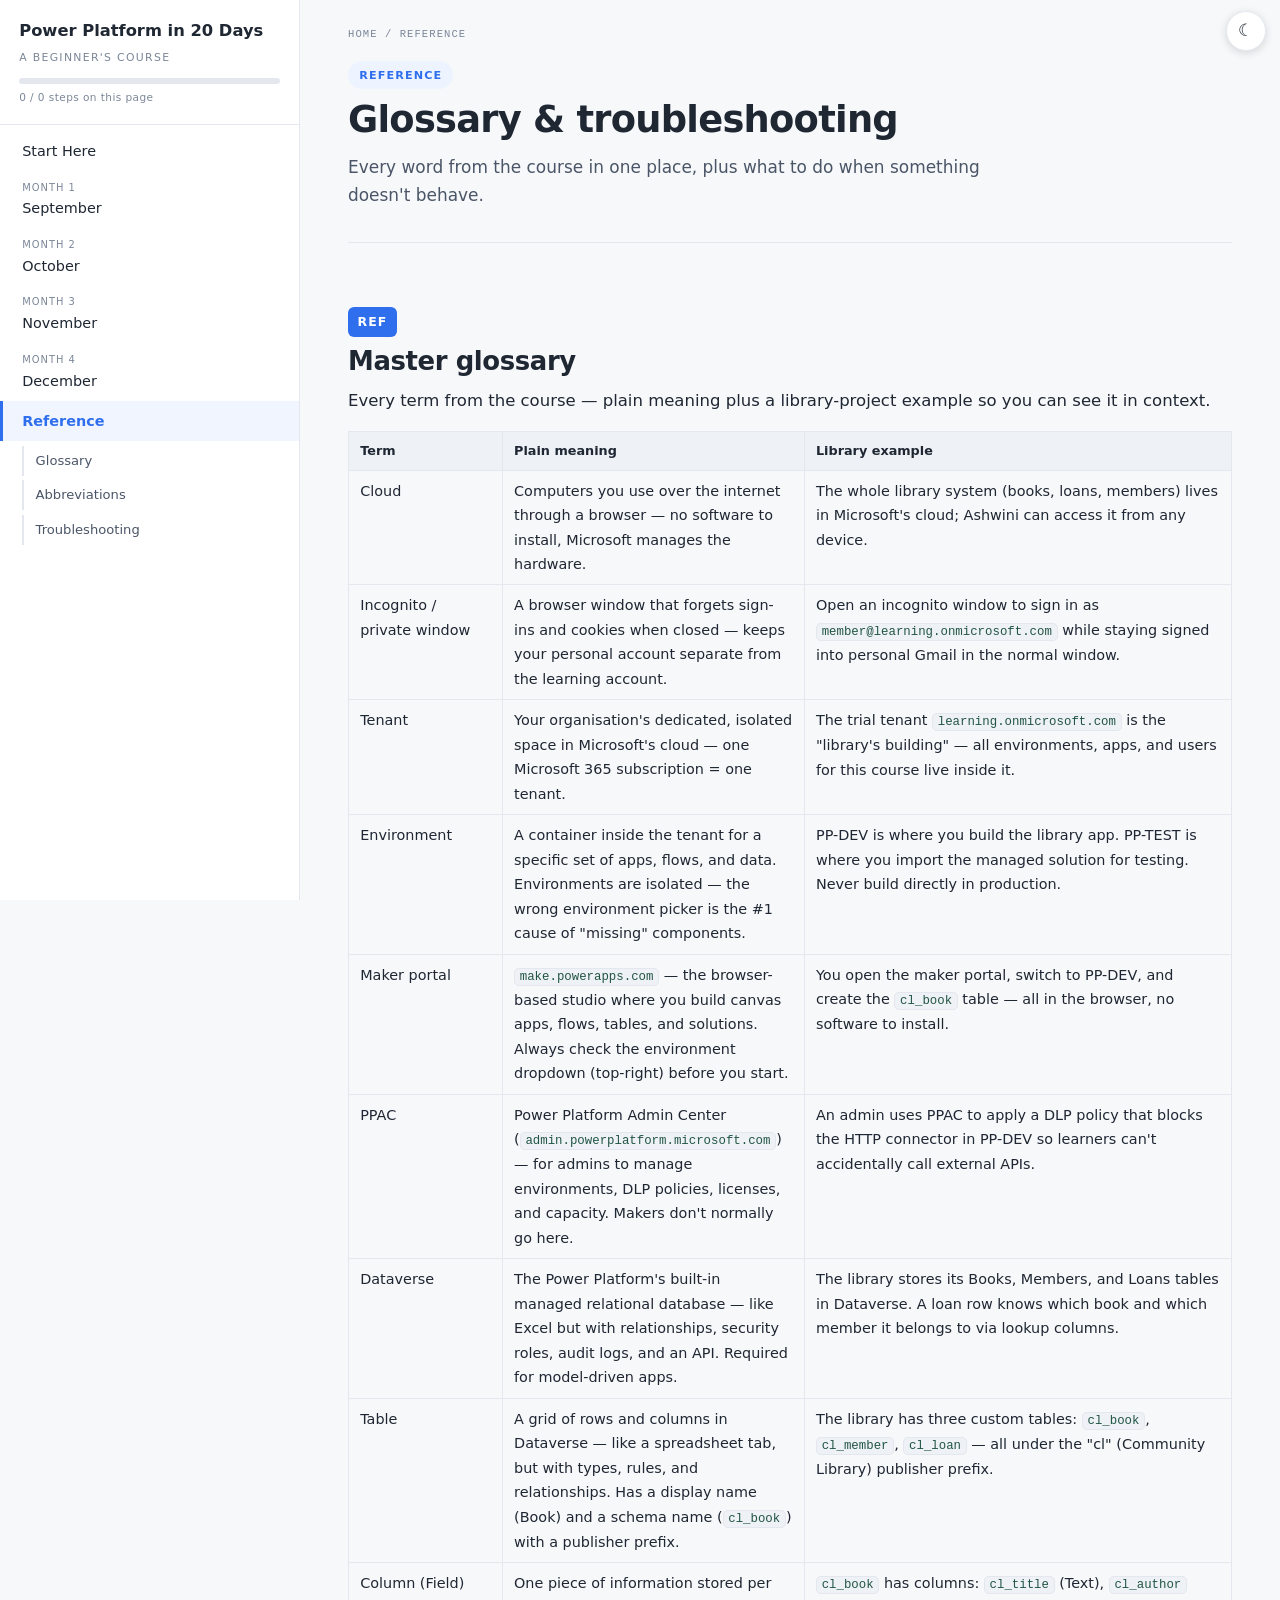
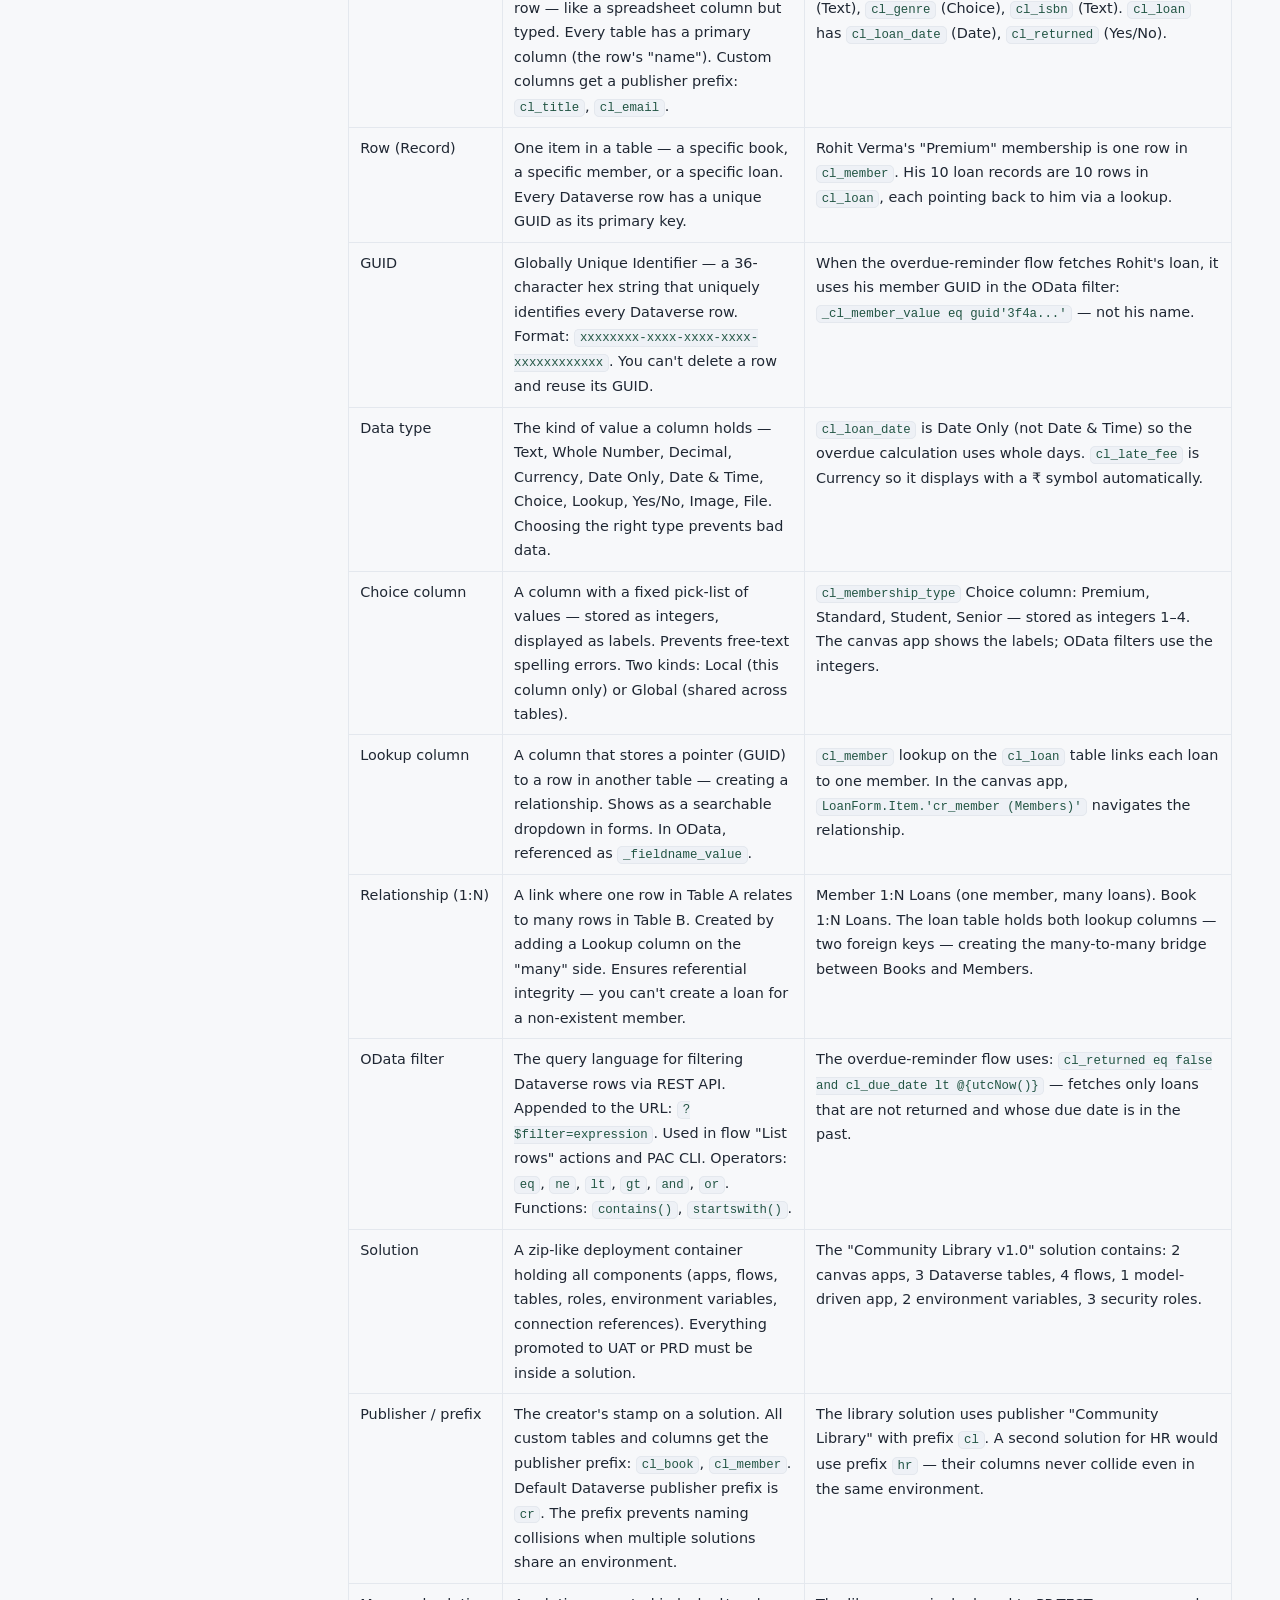
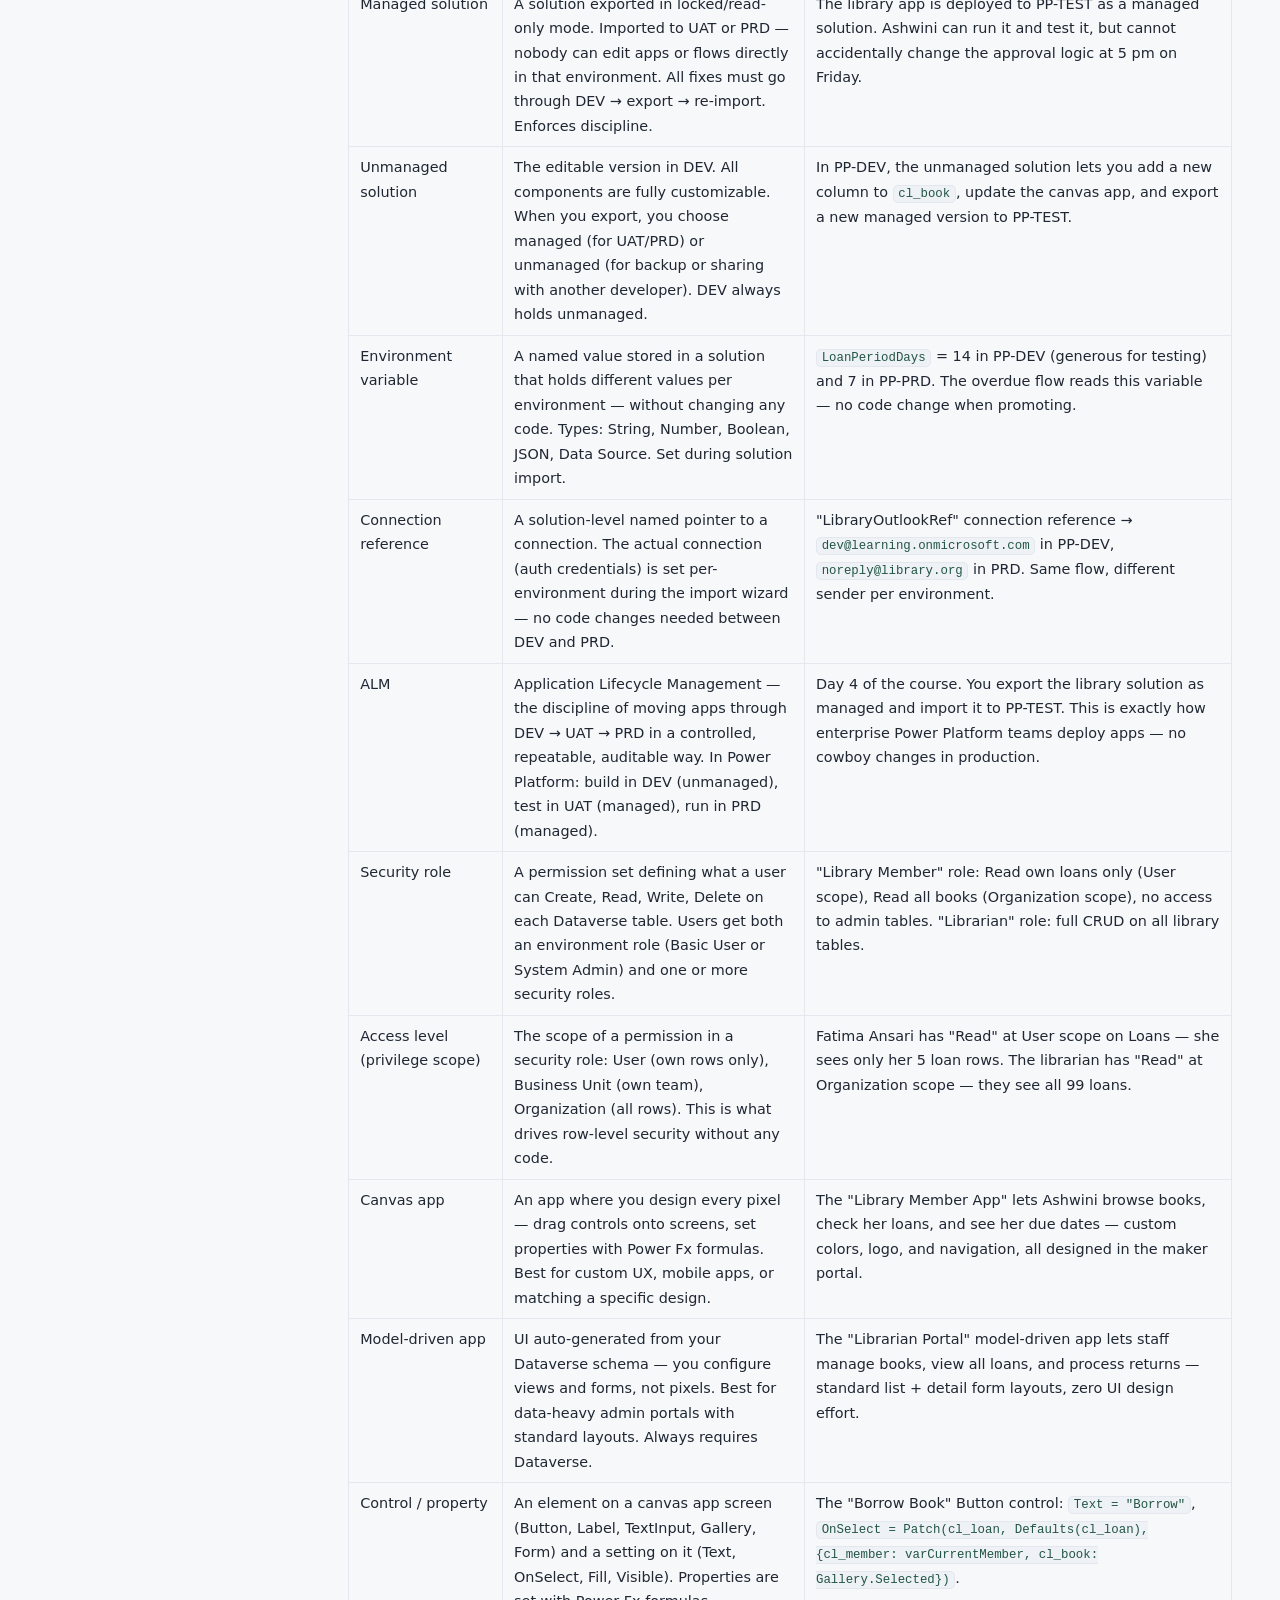
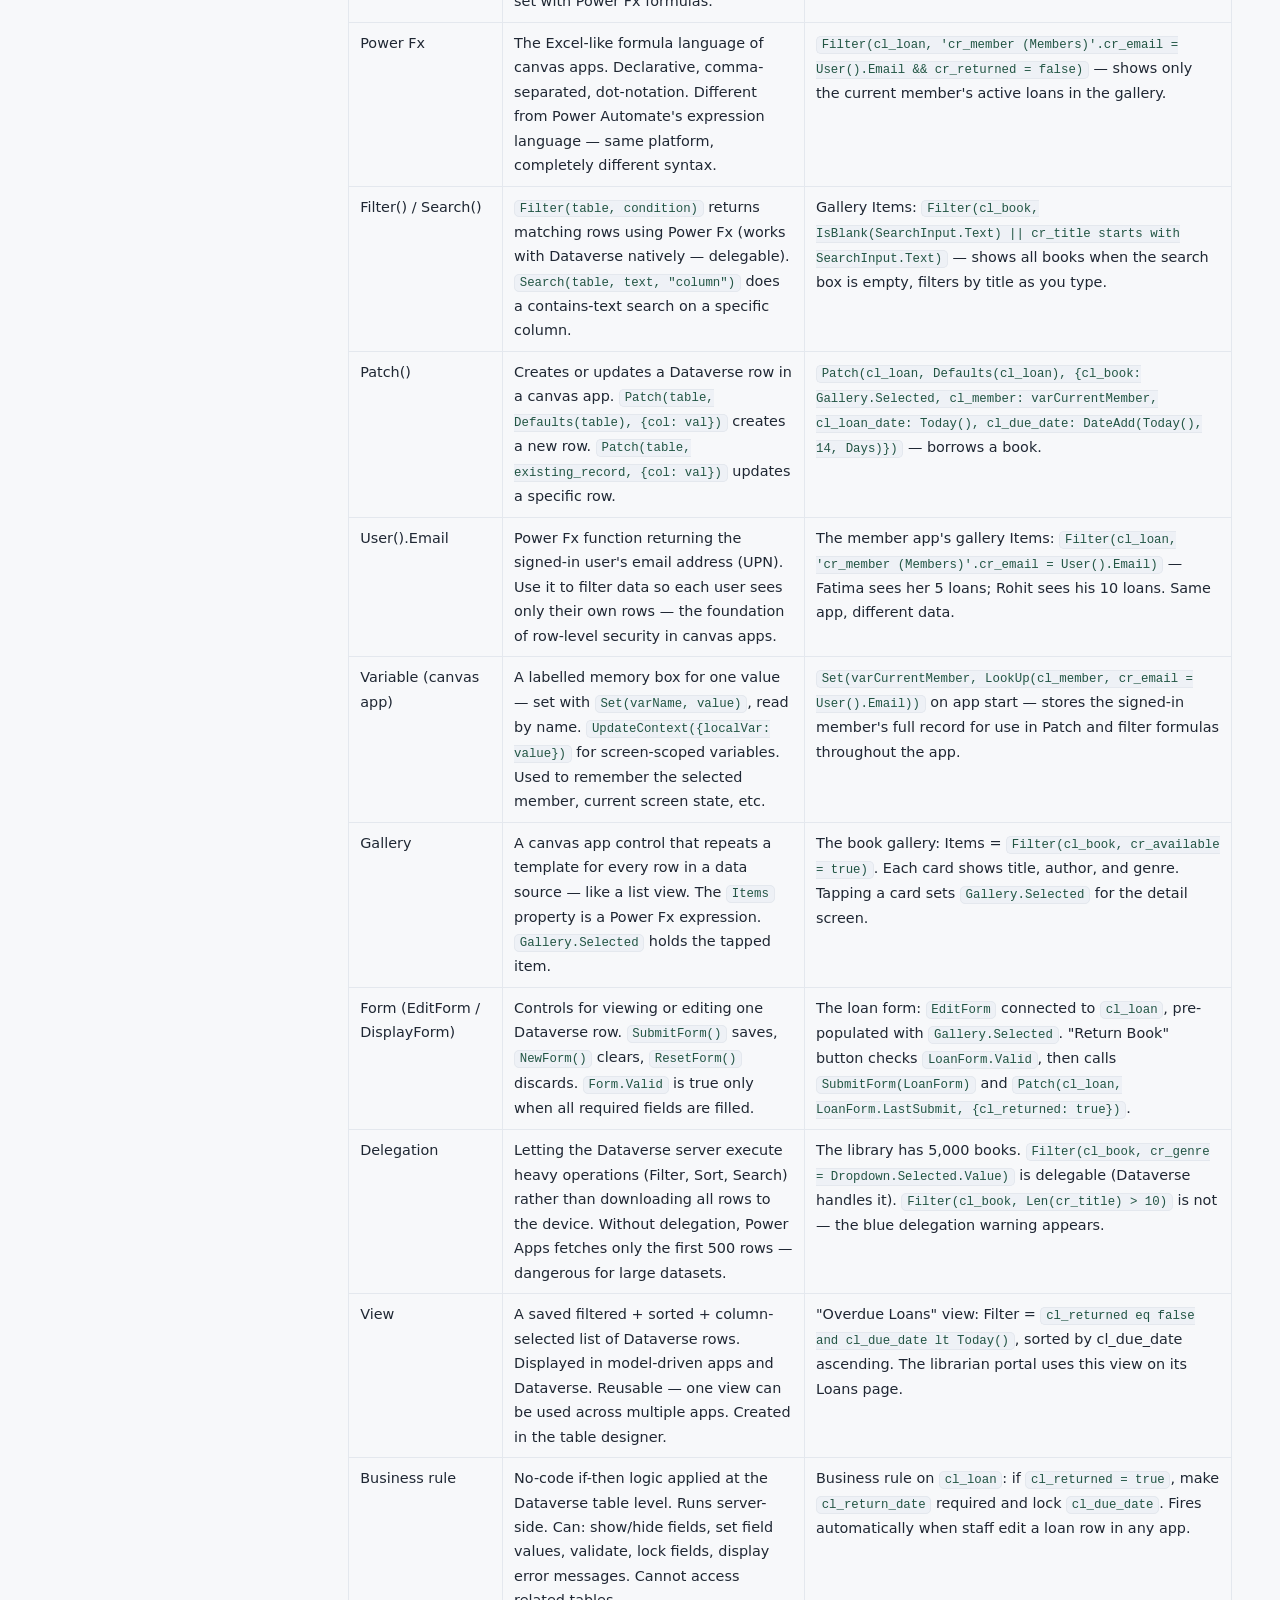
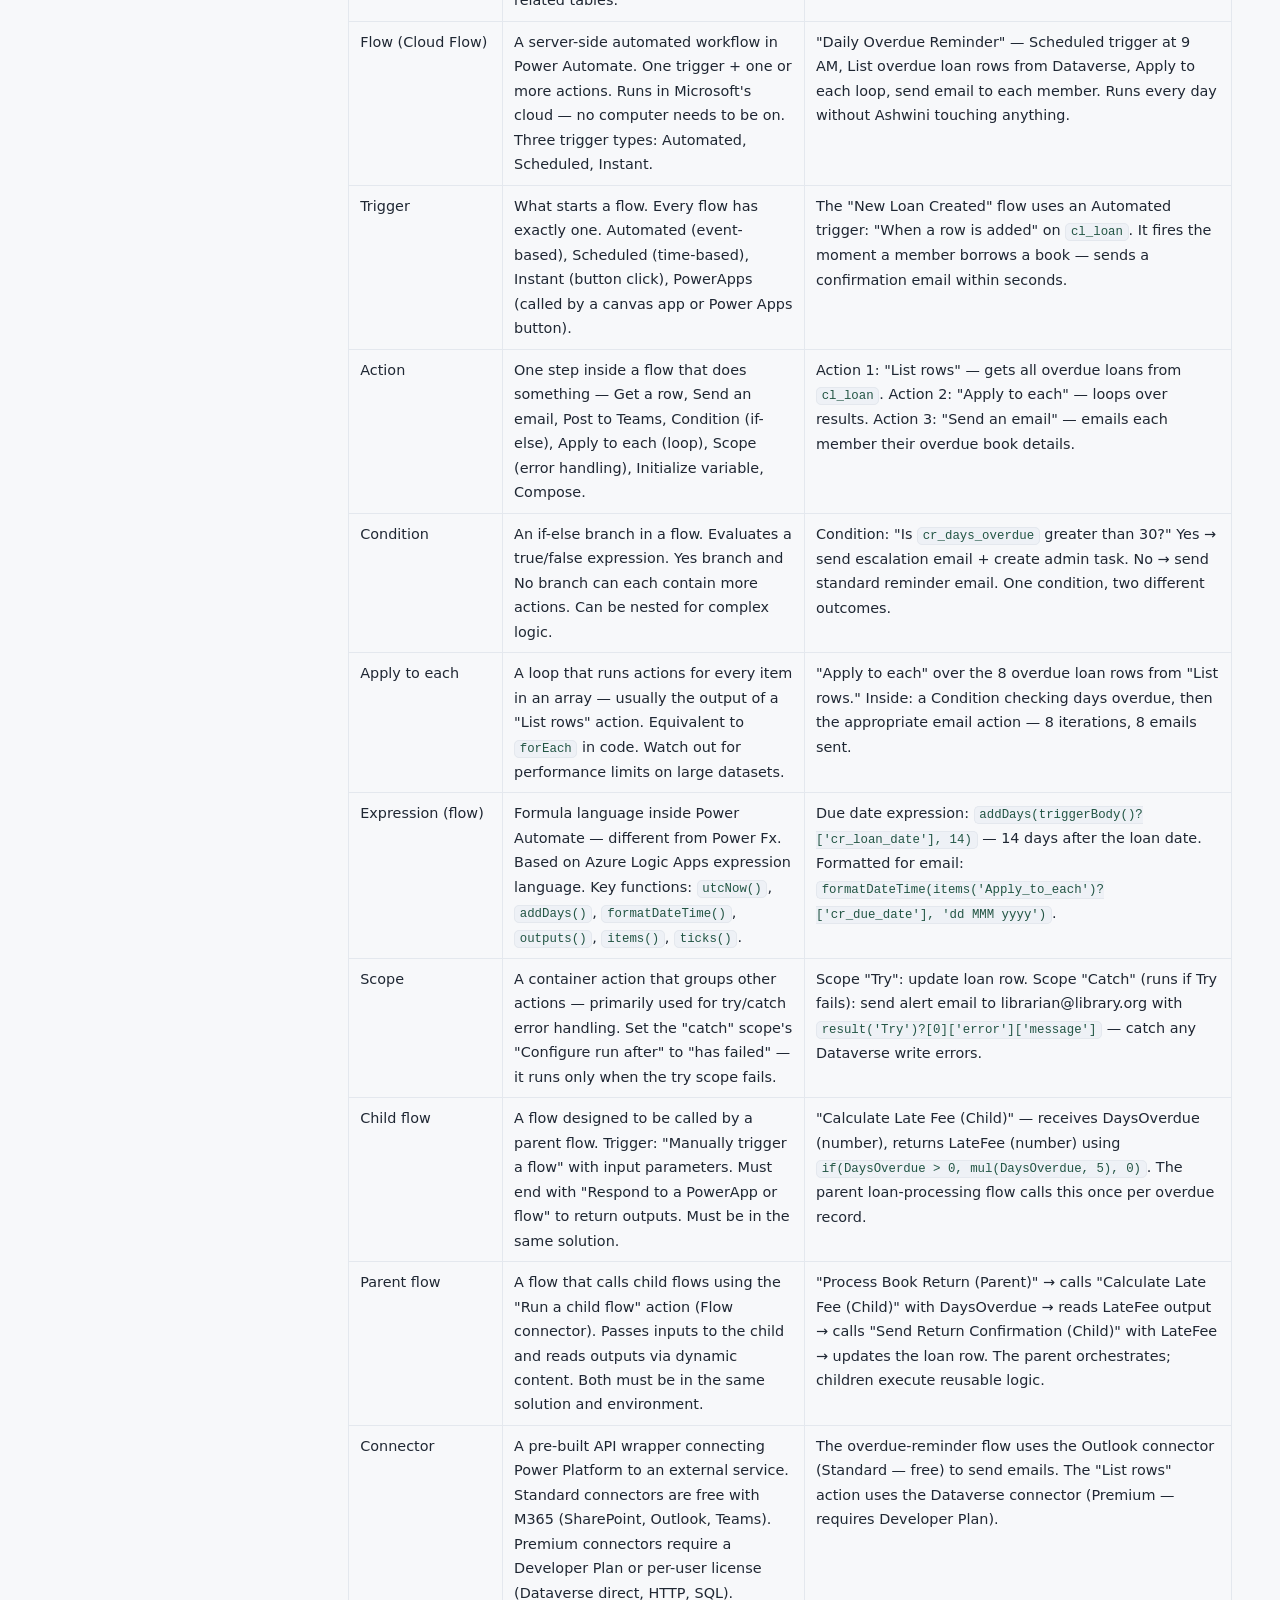
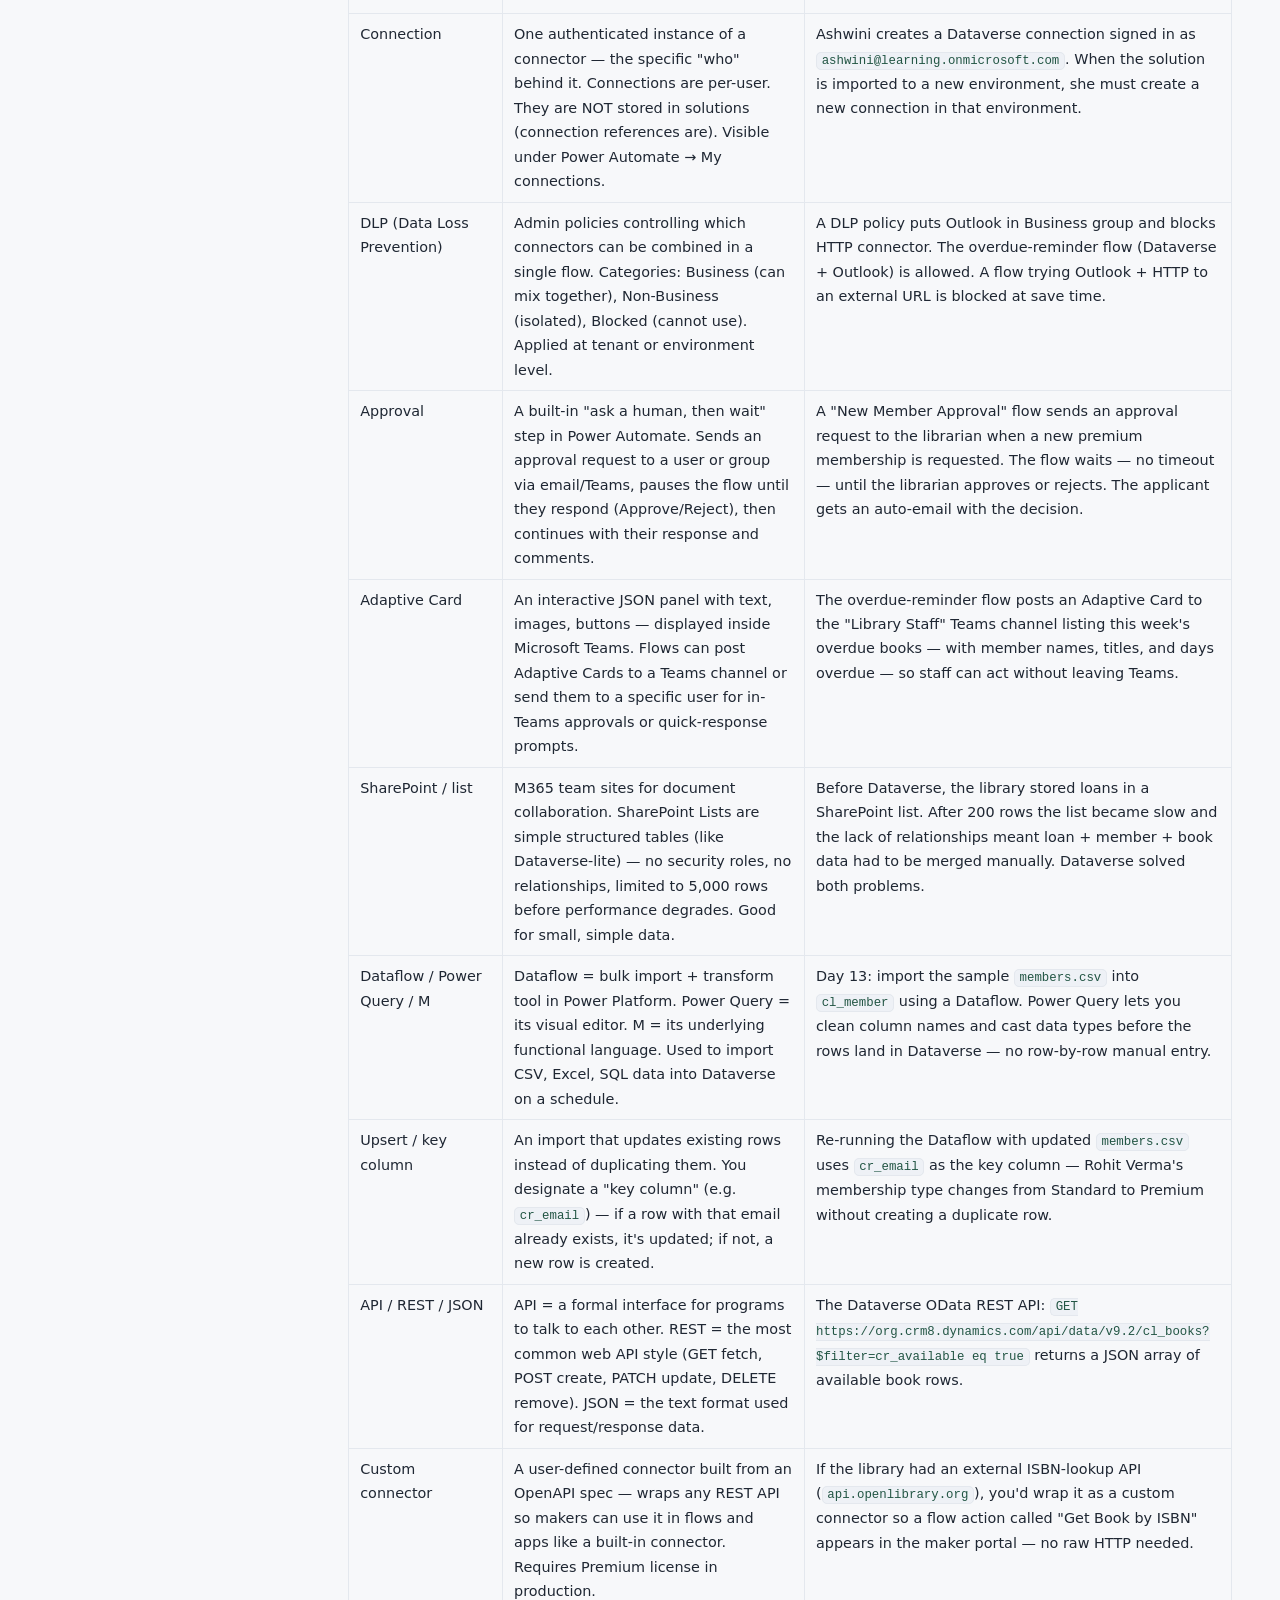
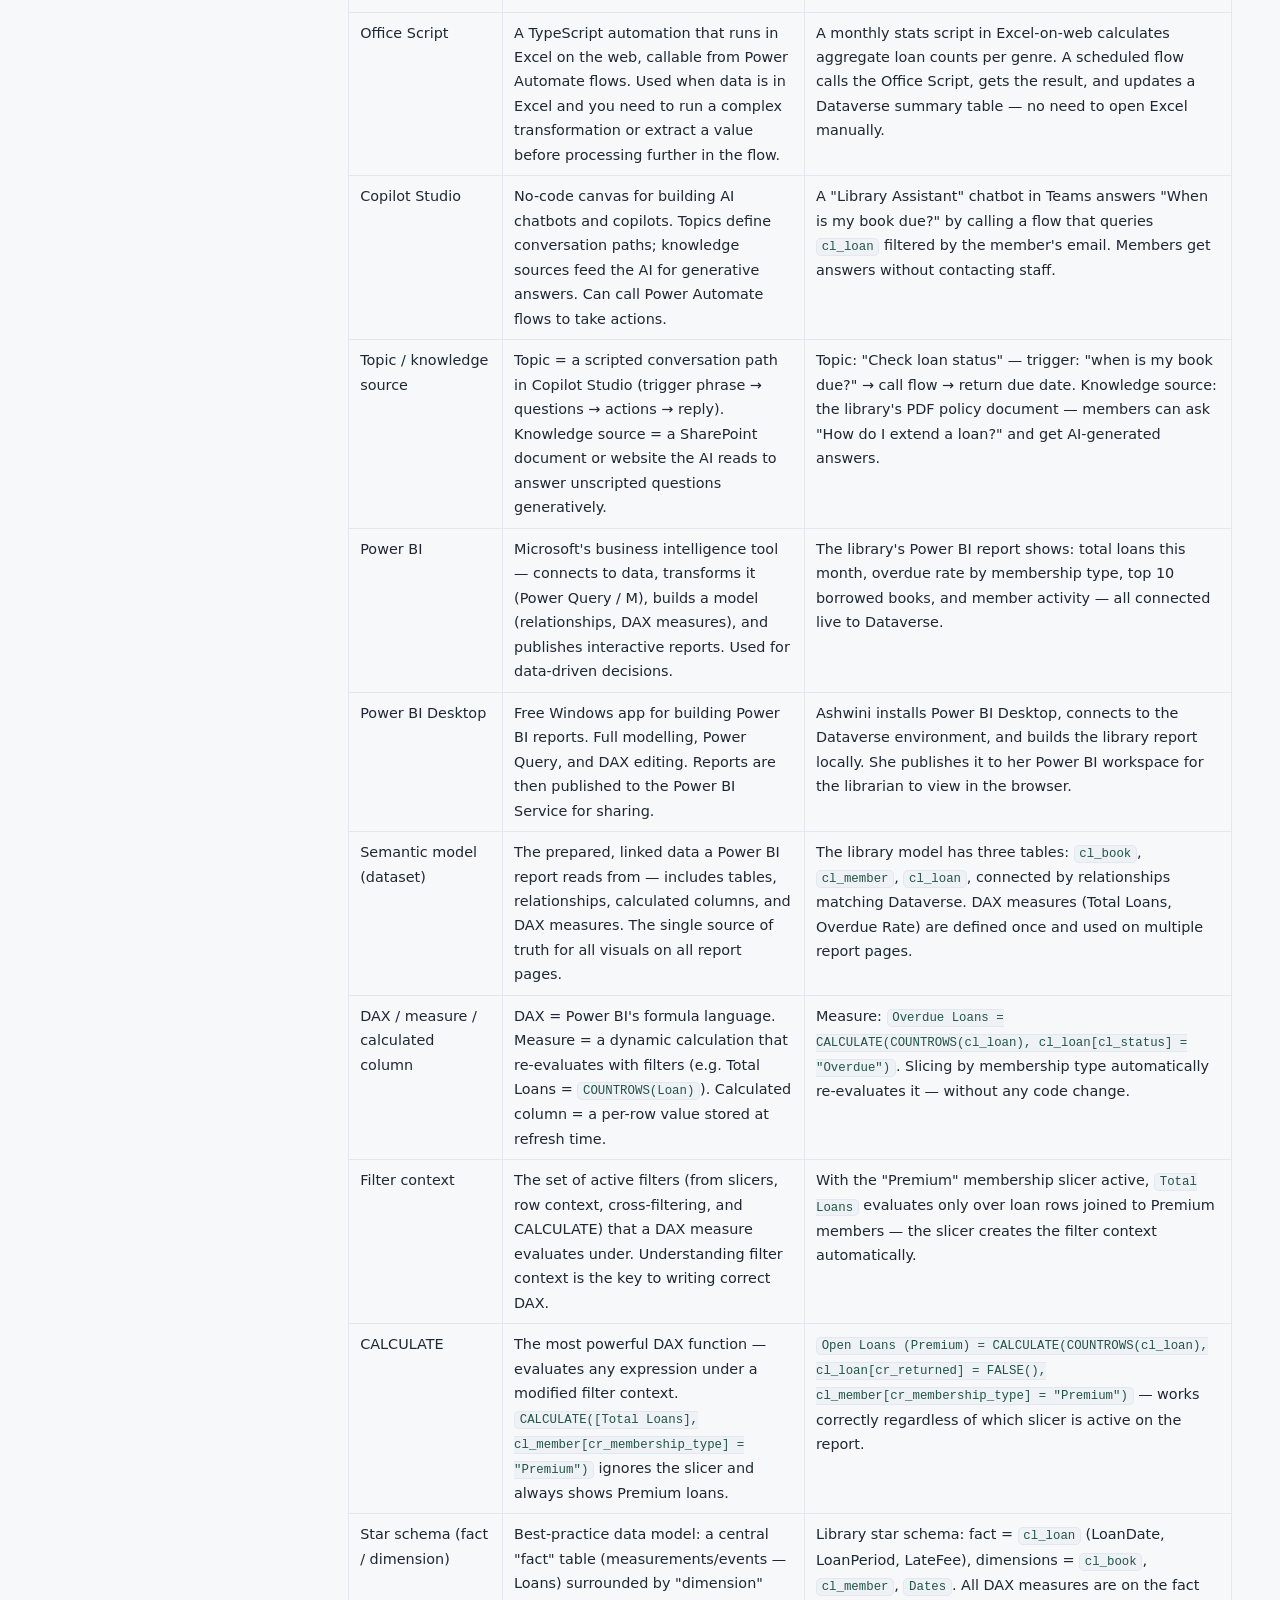
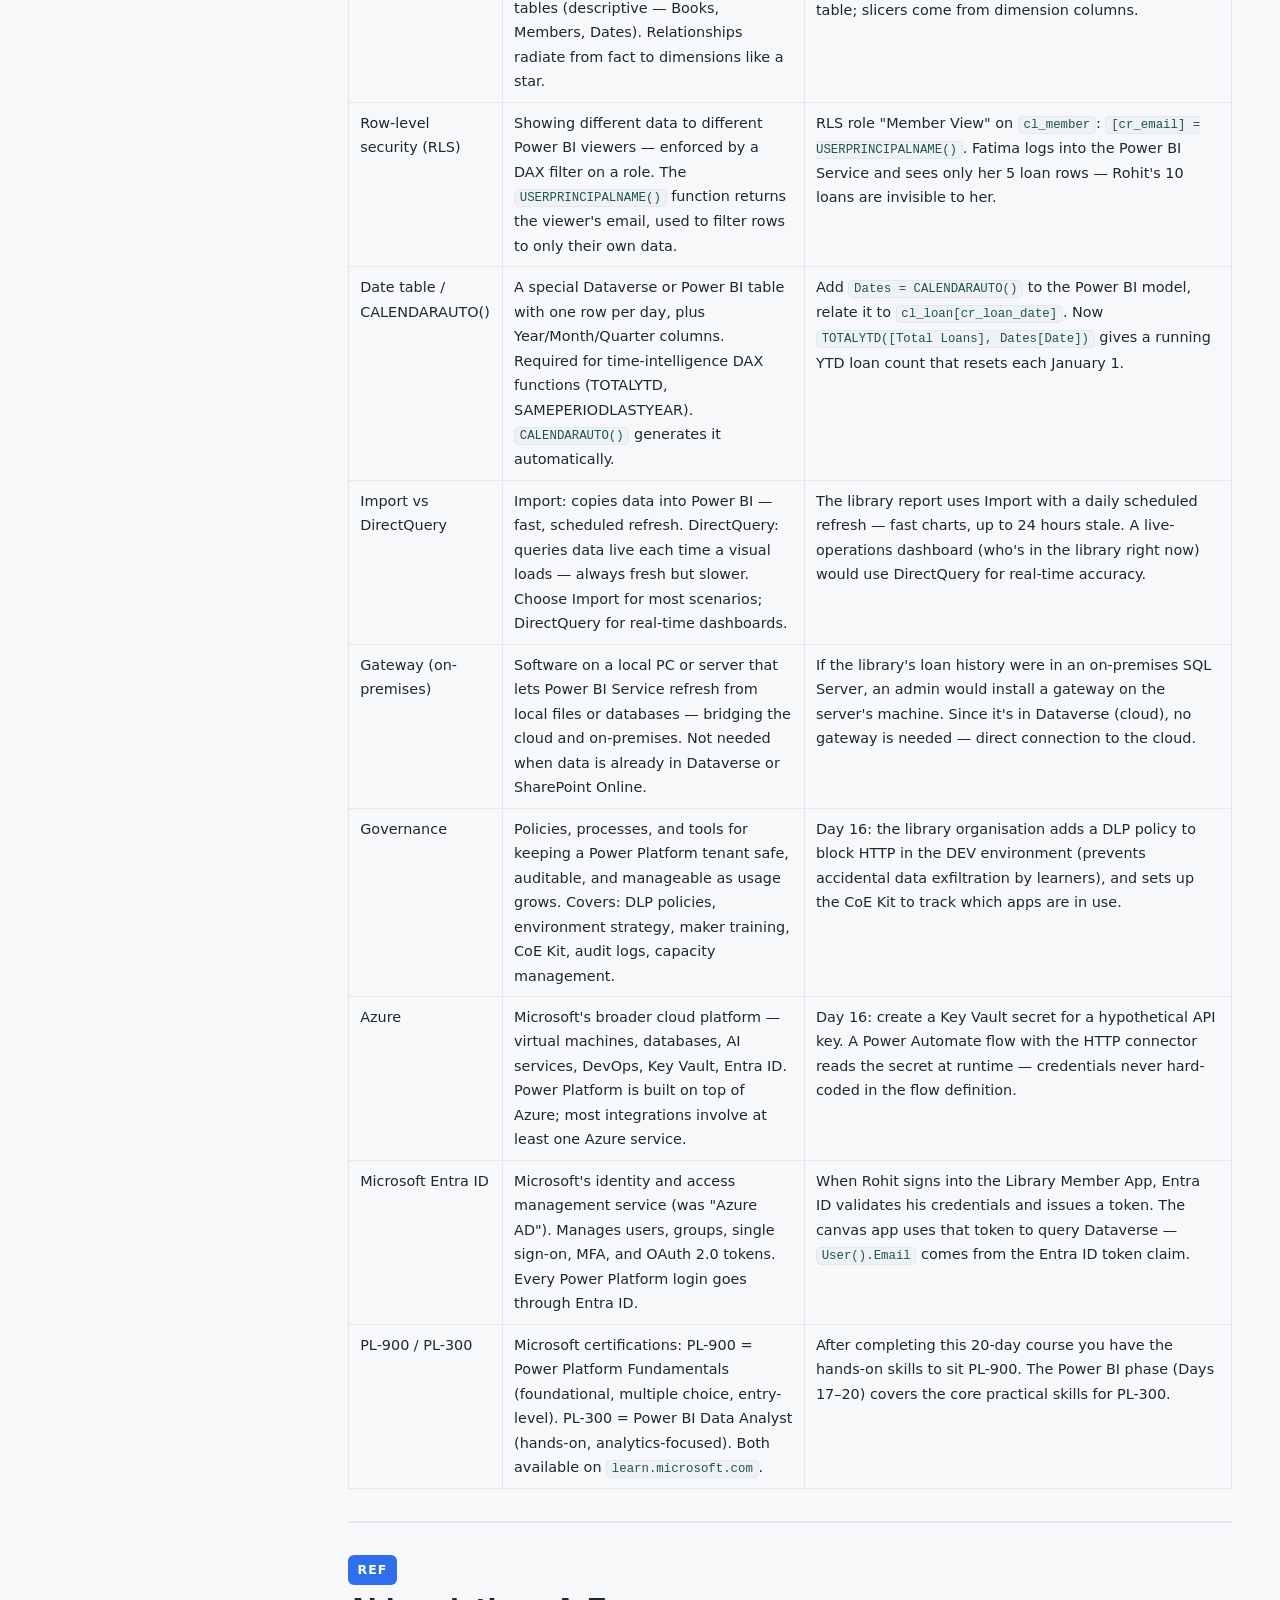
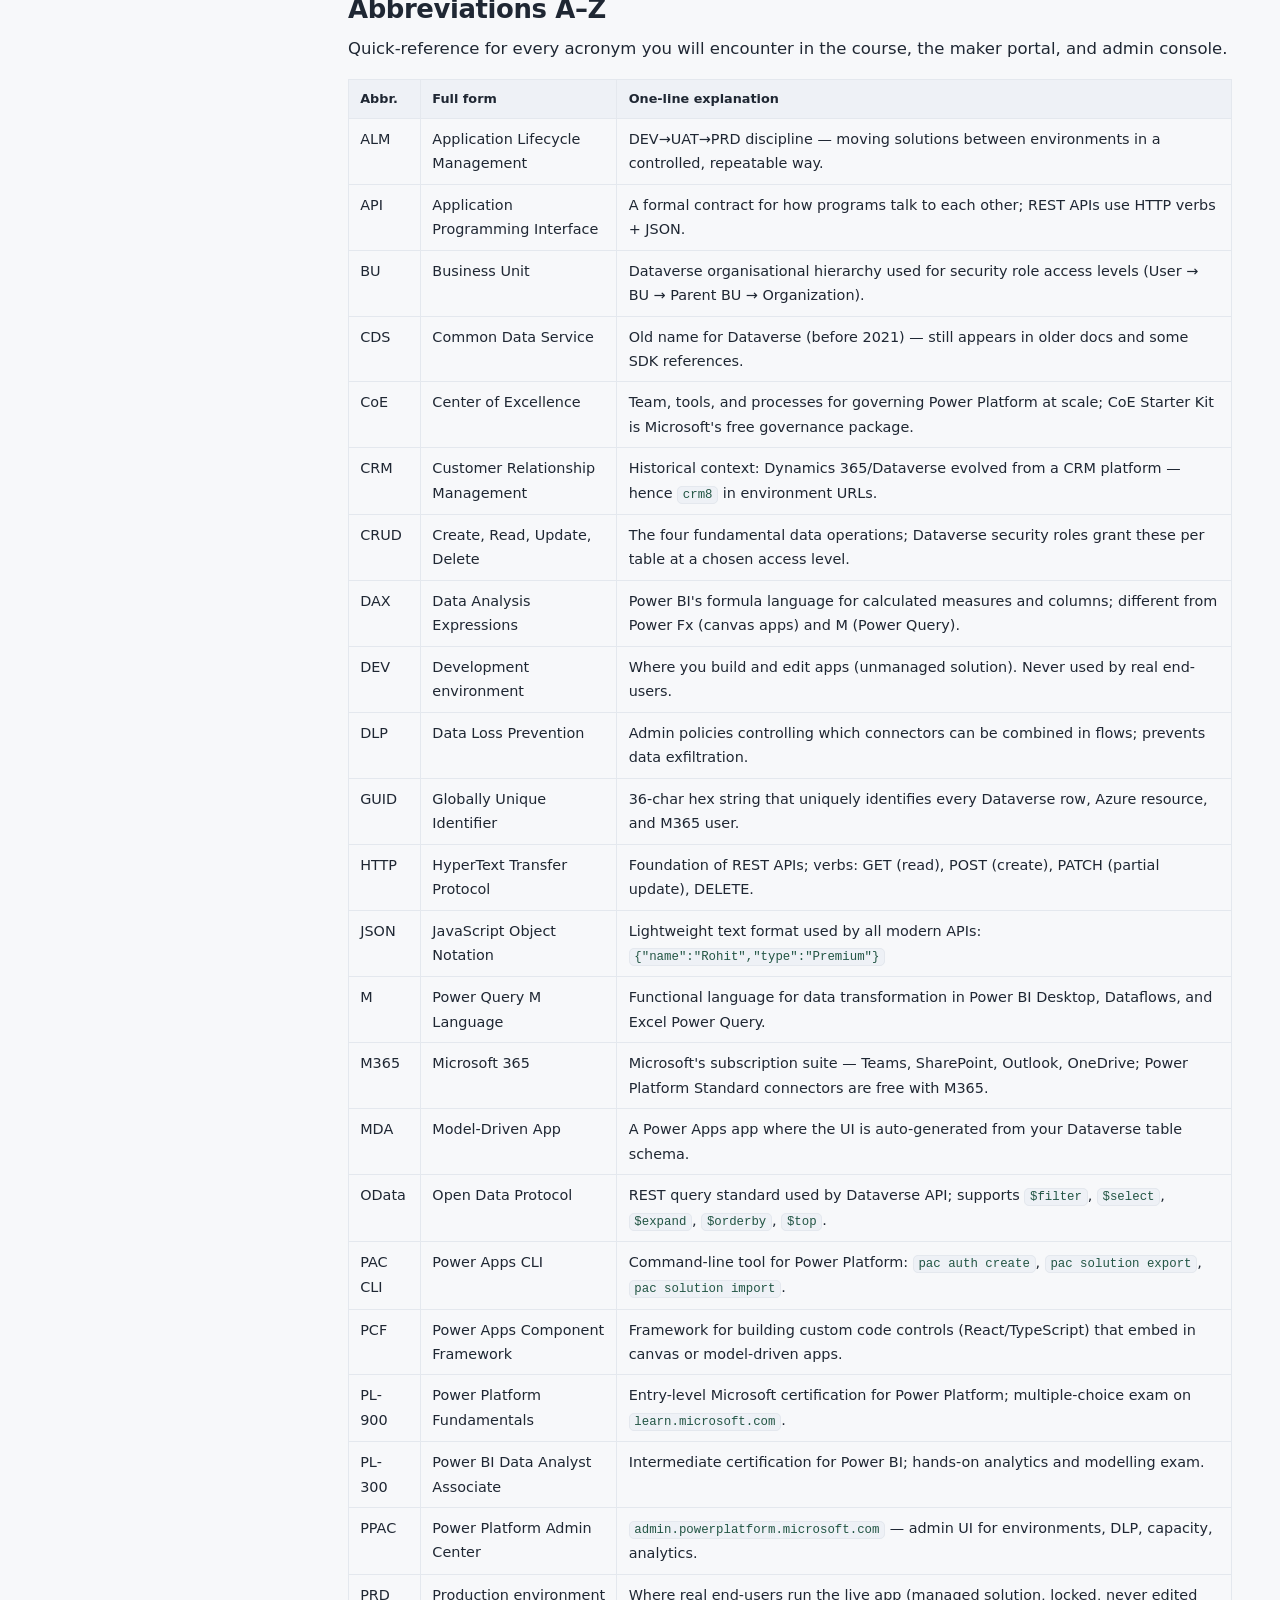
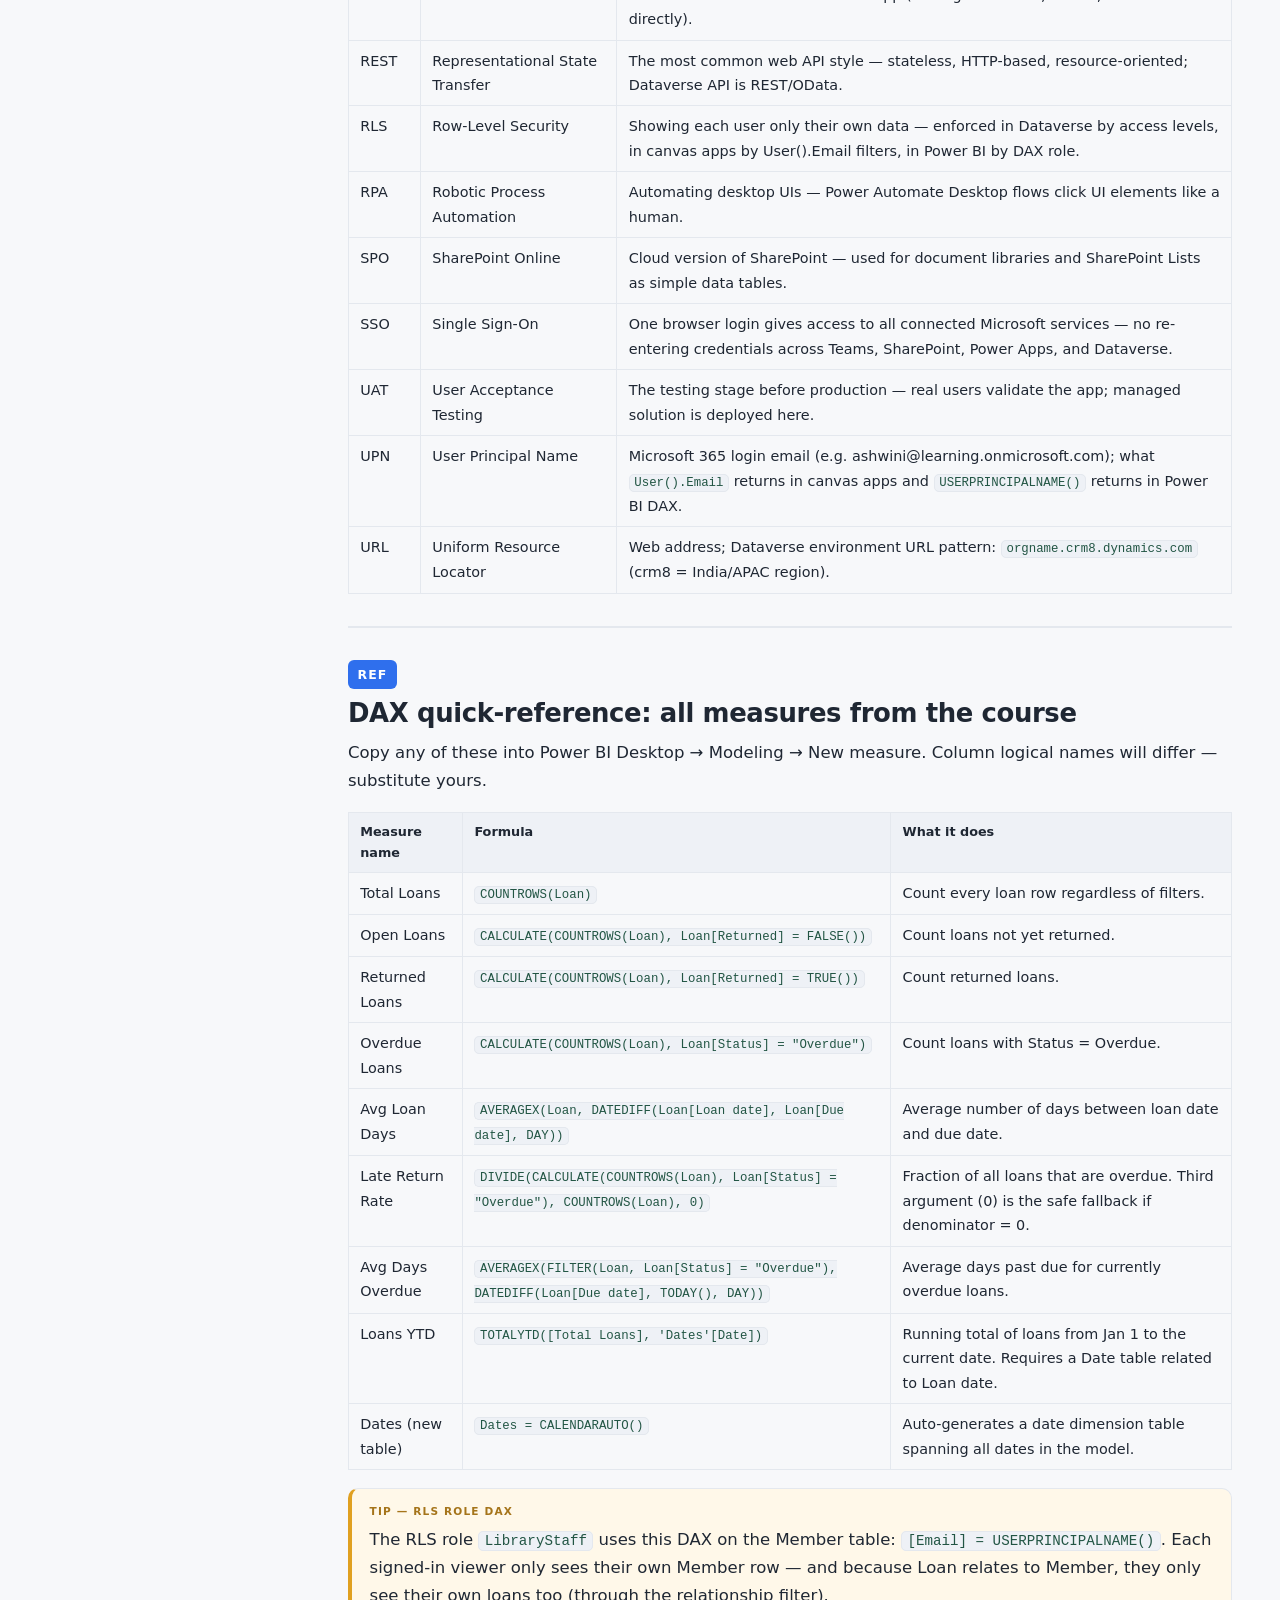
<file: reference.html>
<!doctype html>
<html lang="en">
<head>
<meta charset="utf-8">
<meta name="viewport" content="width=device-width, initial-scale=1">
<title>Reference — Power Platform in 20 Days</title>
<link rel="stylesheet" href="assets/course.css">
</head>
<body data-page="reference">
<button id="menu" aria-label="Menu">☰</button>
<aside id="rail">
  <div class="brand"><a href="index.html">
    <div class="t">Power Platform in 20 Days</div>
    <div class="s">A Beginner's Course</div></a>
    <div class="prog"><i id="pfill"></i></div>
    <div class="progtxt"><span id="pnum">0</span> / <span id="ptot">0</span> steps on this page</div>
  </div>
  <nav id="nav"></nav>
</aside>

<main>
<div class="crumb"><a href="index.html">Home</a> / Reference</div>
<header class="hero">
  <span class="pill">Reference</span>
  <h1>Glossary &amp; troubleshooting</h1>
  <p>Every word from the course in one place, plus what to do when something doesn't behave.</p>
</header>

<section class="day" id="glossary">
<div class="dhead"><span class="dnum">Ref</span></div>
<h2>Master glossary</h2>
<p>Every term from the course — plain meaning plus a library-project example so you can see it in context.</p>
<table>
<tr><th>Term</th><th>Plain meaning</th><th>Library example</th></tr>
<tr><td>Cloud</td><td>Computers you use over the internet through a browser — no software to install, Microsoft manages the hardware.</td><td>The whole library system (books, loans, members) lives in Microsoft's cloud; Ashwini can access it from any device.</td></tr>
<tr><td>Incognito / private window</td><td>A browser window that forgets sign-ins and cookies when closed — keeps your personal account separate from the learning account.</td><td>Open an incognito window to sign in as <code>member@learning.onmicrosoft.com</code> while staying signed into personal Gmail in the normal window.</td></tr>
<tr><td>Tenant</td><td>Your organisation's dedicated, isolated space in Microsoft's cloud — one Microsoft 365 subscription = one tenant.</td><td>The trial tenant <code>learning.onmicrosoft.com</code> is the "library's building" — all environments, apps, and users for this course live inside it.</td></tr>
<tr><td>Environment</td><td>A container inside the tenant for a specific set of apps, flows, and data. Environments are isolated — the wrong environment picker is the #1 cause of "missing" components.</td><td>PP-DEV is where you build the library app. PP-TEST is where you import the managed solution for testing. Never build directly in production.</td></tr>
<tr><td>Maker portal</td><td><code>make.powerapps.com</code> — the browser-based studio where you build canvas apps, flows, tables, and solutions. Always check the environment dropdown (top-right) before you start.</td><td>You open the maker portal, switch to PP-DEV, and create the <code>cl_book</code> table — all in the browser, no software to install.</td></tr>
<tr><td>PPAC</td><td>Power Platform Admin Center (<code>admin.powerplatform.microsoft.com</code>) — for admins to manage environments, DLP policies, licenses, and capacity. Makers don't normally go here.</td><td>An admin uses PPAC to apply a DLP policy that blocks the HTTP connector in PP-DEV so learners can't accidentally call external APIs.</td></tr>
<tr><td>Dataverse</td><td>The Power Platform's built-in managed relational database — like Excel but with relationships, security roles, audit logs, and an API. Required for model-driven apps.</td><td>The library stores its Books, Members, and Loans tables in Dataverse. A loan row knows which book and which member it belongs to via lookup columns.</td></tr>
<tr><td>Table</td><td>A grid of rows and columns in Dataverse — like a spreadsheet tab, but with types, rules, and relationships. Has a display name (Book) and a schema name (<code>cl_book</code>) with a publisher prefix.</td><td>The library has three custom tables: <code>cl_book</code>, <code>cl_member</code>, <code>cl_loan</code> — all under the "cl" (Community Library) publisher prefix.</td></tr>
<tr><td>Column (Field)</td><td>One piece of information stored per row — like a spreadsheet column but typed. Every table has a primary column (the row's "name"). Custom columns get a publisher prefix: <code>cl_title</code>, <code>cl_email</code>.</td><td><code>cl_book</code> has columns: <code>cl_title</code> (Text), <code>cl_author</code> (Text), <code>cl_genre</code> (Choice), <code>cl_isbn</code> (Text). <code>cl_loan</code> has <code>cl_loan_date</code> (Date), <code>cl_returned</code> (Yes/No).</td></tr>
<tr><td>Row (Record)</td><td>One item in a table — a specific book, a specific member, or a specific loan. Every Dataverse row has a unique GUID as its primary key.</td><td>Rohit Verma's "Premium" membership is one row in <code>cl_member</code>. His 10 loan records are 10 rows in <code>cl_loan</code>, each pointing back to him via a lookup.</td></tr>
<tr><td>GUID</td><td>Globally Unique Identifier — a 36-character hex string that uniquely identifies every Dataverse row. Format: <code>xxxxxxxx-xxxx-xxxx-xxxx-xxxxxxxxxxxx</code>. You can't delete a row and reuse its GUID.</td><td>When the overdue-reminder flow fetches Rohit's loan, it uses his member GUID in the OData filter: <code>_cl_member_value eq guid'3f4a...'</code> — not his name.</td></tr>
<tr><td>Data type</td><td>The kind of value a column holds — Text, Whole Number, Decimal, Currency, Date Only, Date &amp; Time, Choice, Lookup, Yes/No, Image, File. Choosing the right type prevents bad data.</td><td><code>cl_loan_date</code> is Date Only (not Date &amp; Time) so the overdue calculation uses whole days. <code>cl_late_fee</code> is Currency so it displays with a ₹ symbol automatically.</td></tr>
<tr><td>Choice column</td><td>A column with a fixed pick-list of values — stored as integers, displayed as labels. Prevents free-text spelling errors. Two kinds: Local (this column only) or Global (shared across tables).</td><td><code>cl_membership_type</code> Choice column: Premium, Standard, Student, Senior — stored as integers 1–4. The canvas app shows the labels; OData filters use the integers.</td></tr>
<tr><td>Lookup column</td><td>A column that stores a pointer (GUID) to a row in another table — creating a relationship. Shows as a searchable dropdown in forms. In OData, referenced as <code>_fieldname_value</code>.</td><td><code>cl_member</code> lookup on the <code>cl_loan</code> table links each loan to one member. In the canvas app, <code>LoanForm.Item.'cr_member (Members)'</code> navigates the relationship.</td></tr>
<tr><td>Relationship (1:N)</td><td>A link where one row in Table A relates to many rows in Table B. Created by adding a Lookup column on the "many" side. Ensures referential integrity — you can't create a loan for a non-existent member.</td><td>Member 1:N Loans (one member, many loans). Book 1:N Loans. The loan table holds both lookup columns — two foreign keys — creating the many-to-many bridge between Books and Members.</td></tr>
<tr><td>OData filter</td><td>The query language for filtering Dataverse rows via REST API. Appended to the URL: <code>?$filter=expression</code>. Used in flow "List rows" actions and PAC CLI. Operators: <code>eq</code>, <code>ne</code>, <code>lt</code>, <code>gt</code>, <code>and</code>, <code>or</code>. Functions: <code>contains()</code>, <code>startswith()</code>.</td><td>The overdue-reminder flow uses: <code>cl_returned eq false and cl_due_date lt @{utcNow()}</code> — fetches only loans that are not returned and whose due date is in the past.</td></tr>
<tr><td>Solution</td><td>A zip-like deployment container holding all components (apps, flows, tables, roles, environment variables, connection references). Everything promoted to UAT or PRD must be inside a solution.</td><td>The "Community Library v1.0" solution contains: 2 canvas apps, 3 Dataverse tables, 4 flows, 1 model-driven app, 2 environment variables, 3 security roles.</td></tr>
<tr><td>Publisher / prefix</td><td>The creator's stamp on a solution. All custom tables and columns get the publisher prefix: <code>cl_book</code>, <code>cl_member</code>. Default Dataverse publisher prefix is <code>cr</code>. The prefix prevents naming collisions when multiple solutions share an environment.</td><td>The library solution uses publisher "Community Library" with prefix <code>cl</code>. A second solution for HR would use prefix <code>hr</code> — their columns never collide even in the same environment.</td></tr>
<tr><td>Managed solution</td><td>A solution exported in locked/read-only mode. Imported to UAT or PRD — nobody can edit apps or flows directly in that environment. All fixes must go through DEV → export → re-import. Enforces discipline.</td><td>The library app is deployed to PP-TEST as a managed solution. Ashwini can run it and test it, but cannot accidentally change the approval logic at 5 pm on Friday.</td></tr>
<tr><td>Unmanaged solution</td><td>The editable version in DEV. All components are fully customizable. When you export, you choose managed (for UAT/PRD) or unmanaged (for backup or sharing with another developer). DEV always holds unmanaged.</td><td>In PP-DEV, the unmanaged solution lets you add a new column to <code>cl_book</code>, update the canvas app, and export a new managed version to PP-TEST.</td></tr>
<tr><td>Environment variable</td><td>A named value stored in a solution that holds different values per environment — without changing any code. Types: String, Number, Boolean, JSON, Data Source. Set during solution import.</td><td><code>LoanPeriodDays</code> = 14 in PP-DEV (generous for testing) and 7 in PP-PRD. The overdue flow reads this variable — no code change when promoting.</td></tr>
<tr><td>Connection reference</td><td>A solution-level named pointer to a connection. The actual connection (auth credentials) is set per-environment during the import wizard — no code changes needed between DEV and PRD.</td><td>"LibraryOutlookRef" connection reference → <code>dev@learning.onmicrosoft.com</code> in PP-DEV, <code>noreply@library.org</code> in PRD. Same flow, different sender per environment.</td></tr>
<tr><td>ALM</td><td>Application Lifecycle Management — the discipline of moving apps through DEV → UAT → PRD in a controlled, repeatable, auditable way. In Power Platform: build in DEV (unmanaged), test in UAT (managed), run in PRD (managed).</td><td>Day 4 of the course. You export the library solution as managed and import it to PP-TEST. This is exactly how enterprise Power Platform teams deploy apps — no cowboy changes in production.</td></tr>
<tr><td>Security role</td><td>A permission set defining what a user can Create, Read, Write, Delete on each Dataverse table. Users get both an environment role (Basic User or System Admin) and one or more security roles.</td><td>"Library Member" role: Read own loans only (User scope), Read all books (Organization scope), no access to admin tables. "Librarian" role: full CRUD on all library tables.</td></tr>
<tr><td>Access level (privilege scope)</td><td>The scope of a permission in a security role: User (own rows only), Business Unit (own team), Organization (all rows). This is what drives row-level security without any code.</td><td>Fatima Ansari has "Read" at User scope on Loans — she sees only her 5 loan rows. The librarian has "Read" at Organization scope — they see all 99 loans.</td></tr>
<tr><td>Canvas app</td><td>An app where you design every pixel — drag controls onto screens, set properties with Power Fx formulas. Best for custom UX, mobile apps, or matching a specific design.</td><td>The "Library Member App" lets Ashwini browse books, check her loans, and see her due dates — custom colors, logo, and navigation, all designed in the maker portal.</td></tr>
<tr><td>Model-driven app</td><td>UI auto-generated from your Dataverse schema — you configure views and forms, not pixels. Best for data-heavy admin portals with standard layouts. Always requires Dataverse.</td><td>The "Librarian Portal" model-driven app lets staff manage books, view all loans, and process returns — standard list + detail form layouts, zero UI design effort.</td></tr>
<tr><td>Control / property</td><td>An element on a canvas app screen (Button, Label, TextInput, Gallery, Form) and a setting on it (Text, OnSelect, Fill, Visible). Properties are set with Power Fx formulas.</td><td>The "Borrow Book" Button control: <code>Text = "Borrow"</code>, <code>OnSelect = Patch(cl_loan, Defaults(cl_loan), {cl_member: varCurrentMember, cl_book: Gallery.Selected})</code>.</td></tr>
<tr><td>Power Fx</td><td>The Excel-like formula language of canvas apps. Declarative, comma-separated, dot-notation. Different from Power Automate's expression language — same platform, completely different syntax.</td><td><code>Filter(cl_loan, 'cr_member (Members)'.cr_email = User().Email &amp;&amp; cr_returned = false)</code> — shows only the current member's active loans in the gallery.</td></tr>
<tr><td>Filter() / Search()</td><td><code>Filter(table, condition)</code> returns matching rows using Power Fx (works with Dataverse natively — delegable). <code>Search(table, text, "column")</code> does a contains-text search on a specific column.</td><td>Gallery Items: <code>Filter(cl_book, IsBlank(SearchInput.Text) || cr_title starts with SearchInput.Text)</code> — shows all books when the search box is empty, filters by title as you type.</td></tr>
<tr><td>Patch()</td><td>Creates or updates a Dataverse row in a canvas app. <code>Patch(table, Defaults(table), {col: val})</code> creates a new row. <code>Patch(table, existing_record, {col: val})</code> updates a specific row.</td><td><code>Patch(cl_loan, Defaults(cl_loan), {cl_book: Gallery.Selected, cl_member: varCurrentMember, cl_loan_date: Today(), cl_due_date: DateAdd(Today(), 14, Days)})</code> — borrows a book.</td></tr>
<tr><td>User().Email</td><td>Power Fx function returning the signed-in user's email address (UPN). Use it to filter data so each user sees only their own rows — the foundation of row-level security in canvas apps.</td><td>The member app's gallery Items: <code>Filter(cl_loan, 'cr_member (Members)'.cr_email = User().Email)</code> — Fatima sees her 5 loans; Rohit sees his 10 loans. Same app, different data.</td></tr>
<tr><td>Variable (canvas app)</td><td>A labelled memory box for one value — set with <code>Set(varName, value)</code>, read by name. <code>UpdateContext({localVar: value})</code> for screen-scoped variables. Used to remember the selected member, current screen state, etc.</td><td><code>Set(varCurrentMember, LookUp(cl_member, cr_email = User().Email))</code> on app start — stores the signed-in member's full record for use in Patch and filter formulas throughout the app.</td></tr>
<tr><td>Gallery</td><td>A canvas app control that repeats a template for every row in a data source — like a list view. The <code>Items</code> property is a Power Fx expression. <code>Gallery.Selected</code> holds the tapped item.</td><td>The book gallery: Items = <code>Filter(cl_book, cr_available = true)</code>. Each card shows title, author, and genre. Tapping a card sets <code>Gallery.Selected</code> for the detail screen.</td></tr>
<tr><td>Form (EditForm / DisplayForm)</td><td>Controls for viewing or editing one Dataverse row. <code>SubmitForm()</code> saves, <code>NewForm()</code> clears, <code>ResetForm()</code> discards. <code>Form.Valid</code> is true only when all required fields are filled.</td><td>The loan form: <code>EditForm</code> connected to <code>cl_loan</code>, pre-populated with <code>Gallery.Selected</code>. "Return Book" button checks <code>LoanForm.Valid</code>, then calls <code>SubmitForm(LoanForm)</code> and <code>Patch(cl_loan, LoanForm.LastSubmit, {cl_returned: true})</code>.</td></tr>
<tr><td>Delegation</td><td>Letting the Dataverse server execute heavy operations (Filter, Sort, Search) rather than downloading all rows to the device. Without delegation, Power Apps fetches only the first 500 rows — dangerous for large datasets.</td><td>The library has 5,000 books. <code>Filter(cl_book, cr_genre = Dropdown.Selected.Value)</code> is delegable (Dataverse handles it). <code>Filter(cl_book, Len(cr_title) &gt; 10)</code> is not — the blue delegation warning appears.</td></tr>
<tr><td>View</td><td>A saved filtered + sorted + column-selected list of Dataverse rows. Displayed in model-driven apps and Dataverse. Reusable — one view can be used across multiple apps. Created in the table designer.</td><td>"Overdue Loans" view: Filter = <code>cl_returned eq false and cl_due_date lt Today()</code>, sorted by cl_due_date ascending. The librarian portal uses this view on its Loans page.</td></tr>
<tr><td>Business rule</td><td>No-code if-then logic applied at the Dataverse table level. Runs server-side. Can: show/hide fields, set field values, validate, lock fields, display error messages. Cannot access related tables.</td><td>Business rule on <code>cl_loan</code>: if <code>cl_returned = true</code>, make <code>cl_return_date</code> required and lock <code>cl_due_date</code>. Fires automatically when staff edit a loan row in any app.</td></tr>
<tr><td>Flow (Cloud Flow)</td><td>A server-side automated workflow in Power Automate. One trigger + one or more actions. Runs in Microsoft's cloud — no computer needs to be on. Three trigger types: Automated, Scheduled, Instant.</td><td>"Daily Overdue Reminder" — Scheduled trigger at 9 AM, List overdue loan rows from Dataverse, Apply to each loop, send email to each member. Runs every day without Ashwini touching anything.</td></tr>
<tr><td>Trigger</td><td>What starts a flow. Every flow has exactly one. Automated (event-based), Scheduled (time-based), Instant (button click), PowerApps (called by a canvas app or Power Apps button).</td><td>The "New Loan Created" flow uses an Automated trigger: "When a row is added" on <code>cl_loan</code>. It fires the moment a member borrows a book — sends a confirmation email within seconds.</td></tr>
<tr><td>Action</td><td>One step inside a flow that does something — Get a row, Send an email, Post to Teams, Condition (if-else), Apply to each (loop), Scope (error handling), Initialize variable, Compose.</td><td>Action 1: "List rows" — gets all overdue loans from <code>cl_loan</code>. Action 2: "Apply to each" — loops over results. Action 3: "Send an email" — emails each member their overdue book details.</td></tr>
<tr><td>Condition</td><td>An if-else branch in a flow. Evaluates a true/false expression. Yes branch and No branch can each contain more actions. Can be nested for complex logic.</td><td>Condition: "Is <code>cr_days_overdue</code> greater than 30?" Yes → send escalation email + create admin task. No → send standard reminder email. One condition, two different outcomes.</td></tr>
<tr><td>Apply to each</td><td>A loop that runs actions for every item in an array — usually the output of a "List rows" action. Equivalent to <code>forEach</code> in code. Watch out for performance limits on large datasets.</td><td>"Apply to each" over the 8 overdue loan rows from "List rows." Inside: a Condition checking days overdue, then the appropriate email action — 8 iterations, 8 emails sent.</td></tr>
<tr><td>Expression (flow)</td><td>Formula language inside Power Automate — different from Power Fx. Based on Azure Logic Apps expression language. Key functions: <code>utcNow()</code>, <code>addDays()</code>, <code>formatDateTime()</code>, <code>outputs()</code>, <code>items()</code>, <code>ticks()</code>.</td><td>Due date expression: <code>addDays(triggerBody()?['cr_loan_date'], 14)</code> — 14 days after the loan date. Formatted for email: <code>formatDateTime(items('Apply_to_each')?['cr_due_date'], 'dd MMM yyyy')</code>.</td></tr>
<tr><td>Scope</td><td>A container action that groups other actions — primarily used for try/catch error handling. Set the "catch" scope's "Configure run after" to "has failed" — it runs only when the try scope fails.</td><td>Scope "Try": update loan row. Scope "Catch" (runs if Try fails): send alert email to librarian@library.org with <code>result('Try')?[0]['error']['message']</code> — catch any Dataverse write errors.</td></tr>
<tr><td>Child flow</td><td>A flow designed to be called by a parent flow. Trigger: "Manually trigger a flow" with input parameters. Must end with "Respond to a PowerApp or flow" to return outputs. Must be in the same solution.</td><td>"Calculate Late Fee (Child)" — receives DaysOverdue (number), returns LateFee (number) using <code>if(DaysOverdue &gt; 0, mul(DaysOverdue, 5), 0)</code>. The parent loan-processing flow calls this once per overdue record.</td></tr>
<tr><td>Parent flow</td><td>A flow that calls child flows using the "Run a child flow" action (Flow connector). Passes inputs to the child and reads outputs via dynamic content. Both must be in the same solution and environment.</td><td>"Process Book Return (Parent)" → calls "Calculate Late Fee (Child)" with DaysOverdue → reads LateFee output → calls "Send Return Confirmation (Child)" with LateFee → updates the loan row. The parent orchestrates; children execute reusable logic.</td></tr>
<tr><td>Connector</td><td>A pre-built API wrapper connecting Power Platform to an external service. Standard connectors are free with M365 (SharePoint, Outlook, Teams). Premium connectors require a Developer Plan or per-user license (Dataverse direct, HTTP, SQL).</td><td>The overdue-reminder flow uses the Outlook connector (Standard — free) to send emails. The "List rows" action uses the Dataverse connector (Premium — requires Developer Plan).</td></tr>
<tr><td>Connection</td><td>One authenticated instance of a connector — the specific "who" behind it. Connections are per-user. They are NOT stored in solutions (connection references are). Visible under Power Automate → My connections.</td><td>Ashwini creates a Dataverse connection signed in as <code>ashwini@learning.onmicrosoft.com</code>. When the solution is imported to a new environment, she must create a new connection in that environment.</td></tr>
<tr><td>DLP (Data Loss Prevention)</td><td>Admin policies controlling which connectors can be combined in a single flow. Categories: Business (can mix together), Non-Business (isolated), Blocked (cannot use). Applied at tenant or environment level.</td><td>A DLP policy puts Outlook in Business group and blocks HTTP connector. The overdue-reminder flow (Dataverse + Outlook) is allowed. A flow trying Outlook + HTTP to an external URL is blocked at save time.</td></tr>
<tr><td>Approval</td><td>A built-in "ask a human, then wait" step in Power Automate. Sends an approval request to a user or group via email/Teams, pauses the flow until they respond (Approve/Reject), then continues with their response and comments.</td><td>A "New Member Approval" flow sends an approval request to the librarian when a new premium membership is requested. The flow waits — no timeout — until the librarian approves or rejects. The applicant gets an auto-email with the decision.</td></tr>
<tr><td>Adaptive Card</td><td>An interactive JSON panel with text, images, buttons — displayed inside Microsoft Teams. Flows can post Adaptive Cards to a Teams channel or send them to a specific user for in-Teams approvals or quick-response prompts.</td><td>The overdue-reminder flow posts an Adaptive Card to the "Library Staff" Teams channel listing this week's overdue books — with member names, titles, and days overdue — so staff can act without leaving Teams.</td></tr>
<tr><td>SharePoint / list</td><td>M365 team sites for document collaboration. SharePoint Lists are simple structured tables (like Dataverse-lite) — no security roles, no relationships, limited to 5,000 rows before performance degrades. Good for small, simple data.</td><td>Before Dataverse, the library stored loans in a SharePoint list. After 200 rows the list became slow and the lack of relationships meant loan + member + book data had to be merged manually. Dataverse solved both problems.</td></tr>
<tr><td>Dataflow / Power Query / M</td><td>Dataflow = bulk import + transform tool in Power Platform. Power Query = its visual editor. M = its underlying functional language. Used to import CSV, Excel, SQL data into Dataverse on a schedule.</td><td>Day 13: import the sample <code>members.csv</code> into <code>cl_member</code> using a Dataflow. Power Query lets you clean column names and cast data types before the rows land in Dataverse — no row-by-row manual entry.</td></tr>
<tr><td>Upsert / key column</td><td>An import that updates existing rows instead of duplicating them. You designate a "key column" (e.g. <code>cr_email</code>) — if a row with that email already exists, it's updated; if not, a new row is created.</td><td>Re-running the Dataflow with updated <code>members.csv</code> uses <code>cr_email</code> as the key column — Rohit Verma's membership type changes from Standard to Premium without creating a duplicate row.</td></tr>
<tr><td>API / REST / JSON</td><td>API = a formal interface for programs to talk to each other. REST = the most common web API style (GET fetch, POST create, PATCH update, DELETE remove). JSON = the text format used for request/response data.</td><td>The Dataverse OData REST API: <code>GET https://org.crm8.dynamics.com/api/data/v9.2/cl_books?$filter=cr_available eq true</code> returns a JSON array of available book rows.</td></tr>
<tr><td>Custom connector</td><td>A user-defined connector built from an OpenAPI spec — wraps any REST API so makers can use it in flows and apps like a built-in connector. Requires Premium license in production.</td><td>If the library had an external ISBN-lookup API (<code>api.openlibrary.org</code>), you'd wrap it as a custom connector so a flow action called "Get Book by ISBN" appears in the maker portal — no raw HTTP needed.</td></tr>
<tr><td>Office Script</td><td>A TypeScript automation that runs in Excel on the web, callable from Power Automate flows. Used when data is in Excel and you need to run a complex transformation or extract a value before processing further in the flow.</td><td>A monthly stats script in Excel-on-web calculates aggregate loan counts per genre. A scheduled flow calls the Office Script, gets the result, and updates a Dataverse summary table — no need to open Excel manually.</td></tr>
<tr><td>Copilot Studio</td><td>No-code canvas for building AI chatbots and copilots. Topics define conversation paths; knowledge sources feed the AI for generative answers. Can call Power Automate flows to take actions.</td><td>A "Library Assistant" chatbot in Teams answers "When is my book due?" by calling a flow that queries <code>cl_loan</code> filtered by the member's email. Members get answers without contacting staff.</td></tr>
<tr><td>Topic / knowledge source</td><td>Topic = a scripted conversation path in Copilot Studio (trigger phrase → questions → actions → reply). Knowledge source = a SharePoint document or website the AI reads to answer unscripted questions generatively.</td><td>Topic: "Check loan status" — trigger: "when is my book due?" → call flow → return due date. Knowledge source: the library's PDF policy document — members can ask "How do I extend a loan?" and get AI-generated answers.</td></tr>
<tr><td>Power BI</td><td>Microsoft's business intelligence tool — connects to data, transforms it (Power Query / M), builds a model (relationships, DAX measures), and publishes interactive reports. Used for data-driven decisions.</td><td>The library's Power BI report shows: total loans this month, overdue rate by membership type, top 10 borrowed books, and member activity — all connected live to Dataverse.</td></tr>
<tr><td>Power BI Desktop</td><td>Free Windows app for building Power BI reports. Full modelling, Power Query, and DAX editing. Reports are then published to the Power BI Service for sharing.</td><td>Ashwini installs Power BI Desktop, connects to the Dataverse environment, and builds the library report locally. She publishes it to her Power BI workspace for the librarian to view in the browser.</td></tr>
<tr><td>Semantic model (dataset)</td><td>The prepared, linked data a Power BI report reads from — includes tables, relationships, calculated columns, and DAX measures. The single source of truth for all visuals on all report pages.</td><td>The library model has three tables: <code>cl_book</code>, <code>cl_member</code>, <code>cl_loan</code>, connected by relationships matching Dataverse. DAX measures (Total Loans, Overdue Rate) are defined once and used on multiple report pages.</td></tr>
<tr><td>DAX / measure / calculated column</td><td>DAX = Power BI's formula language. Measure = a dynamic calculation that re-evaluates with filters (e.g. Total Loans = <code>COUNTROWS(Loan)</code>). Calculated column = a per-row value stored at refresh time.</td><td>Measure: <code>Overdue Loans = CALCULATE(COUNTROWS(cl_loan), cl_loan[cl_status] = "Overdue")</code>. Slicing by membership type automatically re-evaluates it — without any code change.</td></tr>
<tr><td>Filter context</td><td>The set of active filters (from slicers, row context, cross-filtering, and CALCULATE) that a DAX measure evaluates under. Understanding filter context is the key to writing correct DAX.</td><td>With the "Premium" membership slicer active, <code>Total Loans</code> evaluates only over loan rows joined to Premium members — the slicer creates the filter context automatically.</td></tr>
<tr><td>CALCULATE</td><td>The most powerful DAX function — evaluates any expression under a modified filter context. <code>CALCULATE([Total Loans], cl_member[cr_membership_type] = "Premium")</code> ignores the slicer and always shows Premium loans.</td><td><code>Open Loans (Premium) = CALCULATE(COUNTROWS(cl_loan), cl_loan[cr_returned] = FALSE(), cl_member[cr_membership_type] = "Premium")</code> — works correctly regardless of which slicer is active on the report.</td></tr>
<tr><td>Star schema (fact / dimension)</td><td>Best-practice data model: a central "fact" table (measurements/events — Loans) surrounded by "dimension" tables (descriptive — Books, Members, Dates). Relationships radiate from fact to dimensions like a star.</td><td>Library star schema: fact = <code>cl_loan</code> (LoanDate, LoanPeriod, LateFee), dimensions = <code>cl_book</code>, <code>cl_member</code>, <code>Dates</code>. All DAX measures are on the fact table; slicers come from dimension columns.</td></tr>
<tr><td>Row-level security (RLS)</td><td>Showing different data to different Power BI viewers — enforced by a DAX filter on a role. The <code>USERPRINCIPALNAME()</code> function returns the viewer's email, used to filter rows to only their own data.</td><td>RLS role "Member View" on <code>cl_member</code>: <code>[cr_email] = USERPRINCIPALNAME()</code>. Fatima logs into the Power BI Service and sees only her 5 loan rows — Rohit's 10 loans are invisible to her.</td></tr>
<tr><td>Date table / CALENDARAUTO()</td><td>A special Dataverse or Power BI table with one row per day, plus Year/Month/Quarter columns. Required for time-intelligence DAX functions (TOTALYTD, SAMEPERIODLASTYEAR). <code>CALENDARAUTO()</code> generates it automatically.</td><td>Add <code>Dates = CALENDARAUTO()</code> to the Power BI model, relate it to <code>cl_loan[cr_loan_date]</code>. Now <code>TOTALYTD([Total Loans], Dates[Date])</code> gives a running YTD loan count that resets each January 1.</td></tr>
<tr><td>Import vs DirectQuery</td><td>Import: copies data into Power BI — fast, scheduled refresh. DirectQuery: queries data live each time a visual loads — always fresh but slower. Choose Import for most scenarios; DirectQuery for real-time dashboards.</td><td>The library report uses Import with a daily scheduled refresh — fast charts, up to 24 hours stale. A live-operations dashboard (who's in the library right now) would use DirectQuery for real-time accuracy.</td></tr>
<tr><td>Gateway (on-premises)</td><td>Software on a local PC or server that lets Power BI Service refresh from local files or databases — bridging the cloud and on-premises. Not needed when data is already in Dataverse or SharePoint Online.</td><td>If the library's loan history were in an on-premises SQL Server, an admin would install a gateway on the server's machine. Since it's in Dataverse (cloud), no gateway is needed — direct connection to the cloud.</td></tr>
<tr><td>Governance</td><td>Policies, processes, and tools for keeping a Power Platform tenant safe, auditable, and manageable as usage grows. Covers: DLP policies, environment strategy, maker training, CoE Kit, audit logs, capacity management.</td><td>Day 16: the library organisation adds a DLP policy to block HTTP in the DEV environment (prevents accidental data exfiltration by learners), and sets up the CoE Kit to track which apps are in use.</td></tr>
<tr><td>Azure</td><td>Microsoft's broader cloud platform — virtual machines, databases, AI services, DevOps, Key Vault, Entra ID. Power Platform is built on top of Azure; most integrations involve at least one Azure service.</td><td>Day 16: create a Key Vault secret for a hypothetical API key. A Power Automate flow with the HTTP connector reads the secret at runtime — credentials never hard-coded in the flow definition.</td></tr>
<tr><td>Microsoft Entra ID</td><td>Microsoft's identity and access management service (was "Azure AD"). Manages users, groups, single sign-on, MFA, and OAuth 2.0 tokens. Every Power Platform login goes through Entra ID.</td><td>When Rohit signs into the Library Member App, Entra ID validates his credentials and issues a token. The canvas app uses that token to query Dataverse — <code>User().Email</code> comes from the Entra ID token claim.</td></tr>
<tr><td>PL-900 / PL-300</td><td>Microsoft certifications: PL-900 = Power Platform Fundamentals (foundational, multiple choice, entry-level). PL-300 = Power BI Data Analyst (hands-on, analytics-focused). Both available on <code>learn.microsoft.com</code>.</td><td>After completing this 20-day course you have the hands-on skills to sit PL-900. The Power BI phase (Days 17–20) covers the core practical skills for PL-300.</td></tr>
</table>
</section>

<section class="day" id="abbreviations">
<div class="dhead"><span class="dnum">Ref</span></div>
<h2>Abbreviations A–Z</h2>
<p>Quick-reference for every acronym you will encounter in the course, the maker portal, and admin console.</p>
<table>
<tr><th>Abbr.</th><th>Full form</th><th>One-line explanation</th></tr>
<tr><td>ALM</td><td>Application Lifecycle Management</td><td>DEV→UAT→PRD discipline — moving solutions between environments in a controlled, repeatable way.</td></tr>
<tr><td>API</td><td>Application Programming Interface</td><td>A formal contract for how programs talk to each other; REST APIs use HTTP verbs + JSON.</td></tr>
<tr><td>BU</td><td>Business Unit</td><td>Dataverse organisational hierarchy used for security role access levels (User → BU → Parent BU → Organization).</td></tr>
<tr><td>CDS</td><td>Common Data Service</td><td>Old name for Dataverse (before 2021) — still appears in older docs and some SDK references.</td></tr>
<tr><td>CoE</td><td>Center of Excellence</td><td>Team, tools, and processes for governing Power Platform at scale; CoE Starter Kit is Microsoft's free governance package.</td></tr>
<tr><td>CRM</td><td>Customer Relationship Management</td><td>Historical context: Dynamics 365/Dataverse evolved from a CRM platform — hence <code>crm8</code> in environment URLs.</td></tr>
<tr><td>CRUD</td><td>Create, Read, Update, Delete</td><td>The four fundamental data operations; Dataverse security roles grant these per table at a chosen access level.</td></tr>
<tr><td>DAX</td><td>Data Analysis Expressions</td><td>Power BI's formula language for calculated measures and columns; different from Power Fx (canvas apps) and M (Power Query).</td></tr>
<tr><td>DEV</td><td>Development environment</td><td>Where you build and edit apps (unmanaged solution). Never used by real end-users.</td></tr>
<tr><td>DLP</td><td>Data Loss Prevention</td><td>Admin policies controlling which connectors can be combined in flows; prevents data exfiltration.</td></tr>
<tr><td>GUID</td><td>Globally Unique Identifier</td><td>36-char hex string that uniquely identifies every Dataverse row, Azure resource, and M365 user.</td></tr>
<tr><td>HTTP</td><td>HyperText Transfer Protocol</td><td>Foundation of REST APIs; verbs: GET (read), POST (create), PATCH (partial update), DELETE.</td></tr>
<tr><td>JSON</td><td>JavaScript Object Notation</td><td>Lightweight text format used by all modern APIs: <code>{"name":"Rohit","type":"Premium"}</code></td></tr>
<tr><td>M</td><td>Power Query M Language</td><td>Functional language for data transformation in Power BI Desktop, Dataflows, and Excel Power Query.</td></tr>
<tr><td>M365</td><td>Microsoft 365</td><td>Microsoft's subscription suite — Teams, SharePoint, Outlook, OneDrive; Power Platform Standard connectors are free with M365.</td></tr>
<tr><td>MDA</td><td>Model-Driven App</td><td>A Power Apps app where the UI is auto-generated from your Dataverse table schema.</td></tr>
<tr><td>OData</td><td>Open Data Protocol</td><td>REST query standard used by Dataverse API; supports <code>$filter</code>, <code>$select</code>, <code>$expand</code>, <code>$orderby</code>, <code>$top</code>.</td></tr>
<tr><td>PAC CLI</td><td>Power Apps CLI</td><td>Command-line tool for Power Platform: <code>pac auth create</code>, <code>pac solution export</code>, <code>pac solution import</code>.</td></tr>
<tr><td>PCF</td><td>Power Apps Component Framework</td><td>Framework for building custom code controls (React/TypeScript) that embed in canvas or model-driven apps.</td></tr>
<tr><td>PL-900</td><td>Power Platform Fundamentals</td><td>Entry-level Microsoft certification for Power Platform; multiple-choice exam on <code>learn.microsoft.com</code>.</td></tr>
<tr><td>PL-300</td><td>Power BI Data Analyst Associate</td><td>Intermediate certification for Power BI; hands-on analytics and modelling exam.</td></tr>
<tr><td>PPAC</td><td>Power Platform Admin Center</td><td><code>admin.powerplatform.microsoft.com</code> — admin UI for environments, DLP, capacity, analytics.</td></tr>
<tr><td>PRD</td><td>Production environment</td><td>Where real end-users run the live app (managed solution, locked, never edited directly).</td></tr>
<tr><td>REST</td><td>Representational State Transfer</td><td>The most common web API style — stateless, HTTP-based, resource-oriented; Dataverse API is REST/OData.</td></tr>
<tr><td>RLS</td><td>Row-Level Security</td><td>Showing each user only their own data — enforced in Dataverse by access levels, in canvas apps by User().Email filters, in Power BI by DAX role.</td></tr>
<tr><td>RPA</td><td>Robotic Process Automation</td><td>Automating desktop UIs — Power Automate Desktop flows click UI elements like a human.</td></tr>
<tr><td>SPO</td><td>SharePoint Online</td><td>Cloud version of SharePoint — used for document libraries and SharePoint Lists as simple data tables.</td></tr>
<tr><td>SSO</td><td>Single Sign-On</td><td>One browser login gives access to all connected Microsoft services — no re-entering credentials across Teams, SharePoint, Power Apps, and Dataverse.</td></tr>
<tr><td>UAT</td><td>User Acceptance Testing</td><td>The testing stage before production — real users validate the app; managed solution is deployed here.</td></tr>
<tr><td>UPN</td><td>User Principal Name</td><td>Microsoft 365 login email (e.g. ashwini@learning.onmicrosoft.com); what <code>User().Email</code> returns in canvas apps and <code>USERPRINCIPALNAME()</code> returns in Power BI DAX.</td></tr>
<tr><td>URL</td><td>Uniform Resource Locator</td><td>Web address; Dataverse environment URL pattern: <code>orgname.crm8.dynamics.com</code> (crm8 = India/APAC region).</td></tr>
</table>
</section>

<section class="day" id="dax-ref">
<div class="dhead"><span class="dnum">Ref</span></div>
<h2>DAX quick-reference: all measures from the course</h2>
<p>Copy any of these into Power BI Desktop → Modeling → New measure. Column logical names will differ — substitute yours.</p>
<table>
<tr><th>Measure name</th><th>Formula</th><th>What it does</th></tr>
<tr><td>Total Loans</td><td><code>COUNTROWS(Loan)</code></td><td>Count every loan row regardless of filters.</td></tr>
<tr><td>Open Loans</td><td><code>CALCULATE(COUNTROWS(Loan), Loan[Returned] = FALSE())</code></td><td>Count loans not yet returned.</td></tr>
<tr><td>Returned Loans</td><td><code>CALCULATE(COUNTROWS(Loan), Loan[Returned] = TRUE())</code></td><td>Count returned loans.</td></tr>
<tr><td>Overdue Loans</td><td><code>CALCULATE(COUNTROWS(Loan), Loan[Status] = "Overdue")</code></td><td>Count loans with Status = Overdue.</td></tr>
<tr><td>Avg Loan Days</td><td><code>AVERAGEX(Loan, DATEDIFF(Loan[Loan date], Loan[Due date], DAY))</code></td><td>Average number of days between loan date and due date.</td></tr>
<tr><td>Late Return Rate</td><td><code>DIVIDE(CALCULATE(COUNTROWS(Loan), Loan[Status] = "Overdue"), COUNTROWS(Loan), 0)</code></td><td>Fraction of all loans that are overdue. Third argument (0) is the safe fallback if denominator = 0.</td></tr>
<tr><td>Avg Days Overdue</td><td><code>AVERAGEX(FILTER(Loan, Loan[Status] = "Overdue"), DATEDIFF(Loan[Due date], TODAY(), DAY))</code></td><td>Average days past due for currently overdue loans.</td></tr>
<tr><td>Loans YTD</td><td><code>TOTALYTD([Total Loans], 'Dates'[Date])</code></td><td>Running total of loans from Jan 1 to the current date. Requires a Date table related to Loan date.</td></tr>
<tr><td>Dates (new table)</td><td><code>Dates = CALENDARAUTO()</code></td><td>Auto-generates a date dimension table spanning all dates in the model.</td></tr>
</table>
<div class="card c-tip"><span class="lab">Tip — RLS role DAX</span>
The RLS role <code>LibraryStaff</code> uses this DAX on the Member table: <code>[Email] = USERPRINCIPALNAME()</code>. Each signed-in viewer only sees their own Member row — and because Loan relates to Member, they only see their own loans too (through the relationship filter).</div>
</section>

<section class="day" id="help">
<div class="dhead"><span class="dnum">Ref</span></div>
<h2>When something goes wrong</h2>
<table>
<tr><th>Problem</th><th>Try this</th></tr>
<tr><td>"It signed me in as the wrong account."</td><td>Close everything, open a fresh <strong>incognito</strong> window, sign in again with the learning account.</td></tr>
<tr><td>"I can't see my table / app / flow."</td><td>Check the <strong>environment picker</strong> (top-right) shows your building environment. If you used the Developer Plan it is named after you — e.g. <strong>"Ashwini Pandey's Environment"</strong>. If an admin created it, it is called <strong>"Learning"</strong>. Everything lives per-environment — the wrong picker is the #1 cause of "missing" components.</td></tr>
<tr><td>"My flow didn't run."</td><td>Open the flow's <strong>Run history</strong>. A red step shows exactly what failed. Click it to read the error message — it's almost always a missing required field or a wrong expression.</td></tr>
<tr><td>"Dynamic content I expected isn't showing."</td><td>Dynamic content only shows outputs from steps <em>above</em> the current step. If a token is missing, check whether the step that produces it ran before the step that consumes it.</td></tr>
<tr><td>"The flow runs but the email body is blank."</td><td>The variable or expression you used is empty. Check that Apply to each ran over a non-empty array, and that Append to string ran at least once before the email step.</td></tr>
<tr><td>"Expression error: 'invalid template language expression'."</td><td>Expression syntax error. Common causes: unmatched parentheses, a function name mistyped, or a dynamic content token inside an Expression tab (use dynamic content in the dynamic content tab, expressions in the expression tab — not mixed).</td></tr>
<tr><td>"A formula has a red underline in Power Fx."</td><td>Read the tooltip — usually a missing bracket/quote, a name typed wrong, or a column's logical name used instead of display name. Quotes must be straight <code>"</code> not curly <code>"</code>.</td></tr>
<tr><td>"Search() in canvas app returns no results."</td><td>You must use the column's <strong>logical name</strong> (e.g. <code>learn_title</code>), not its display name. Find logical names in Dataverse → Tables → Columns → Column name field (not Display name).</td></tr>
<tr><td>"Form won't save — a required field is red."</td><td>All Required columns must be filled. If the field is a Lookup (e.g. Book on Loan form), make sure DefaultSelectedItems is set correctly so it's pre-filled.</td></tr>
<tr><td>"Dataverse environment creation fails: needs 1GB capacity."</td><td>Your tenant's Dataverse capacity is full. Use the <strong>Power Apps Developer Plan</strong> (<code>powerapps.microsoft.com/developerplan</code>) — permanently free, gives its own Dataverse environment with ~2GB.</td></tr>
<tr><td>"The chatbot won't answer from my document."</td><td>Knowledge sources take 1–3 minutes to index after upload. Wait, then retry in the Test panel. If it still fails, check the file is text-based (not a scanned PDF image).</td></tr>
<tr><td>"Copilot Studio flow action isn't responding."</td><td>The flow must use trigger type <strong>"Manually trigger a flow"</strong> with defined inputs. "Automated" or "Scheduled" triggers cannot be called by Copilot Studio. Check Run history in Power Automate.</td></tr>
<tr><td>"Azure is asking about payment / I'm worried about cost."</td><td>Stop. Don't create virtual machines. Delete <code>rg-learning</code> immediately (Resource groups → rg-learning → Delete resource group). Do all Azure steps with the account owner present.</td></tr>
<tr><td>"DLP policy is blocking my flow."</td><td>A DLP policy prevents combining the connectors in your flow. Check admin.powerplatform.microsoft.com → Policies → Data policies to see which policy applies and which connector is in the wrong group. If it's a test policy, delete it.</td></tr>
<tr><td>"A blue 'delegation' warning appeared in canvas app."</td><td>Harmless for small practice data (under 500 rows). It means the filter/sort runs on the device, not the database. With thousands of rows this causes performance issues — use a delegable function or a filter on an indexed column.</td></tr>
<tr><td>"Power BI won't let me model / write DAX easily."</td><td>The browser Service is limited; install free <strong>Power BI Desktop</strong> (Windows) for full modelling, Power Query, and DAX. All PL-300 exam skills assume Desktop.</td></tr>
<tr><td>"DAX measure shows blank / returns wrong number."</td><td>Check that relationships exist (Model view). A measure reading Book[Genre] from the Loan table requires a Loan→Book relationship. Also check: are you on the right table? COUNTROWS(Loan) counts loan rows, not book rows.</td></tr>
<tr><td>"RLS 'Test as role' shows all rows — not filtered."</td><td>The DAX expression in the role must reference a column that exists in the filtered table. Check the formula: <code>[Email] = USERPRINCIPALNAME()</code> — the column name must match exactly and the table must have an Email column with the user's UPN.</td></tr>
<tr><td>"My progress ticks disappeared."</td><td>Ticks are saved in this browser on this device. A different device or clearing browser data resets them — that's expected. Re-tick as you revisit sections.</td></tr>
</table>
<div class="card c-tip"><span class="lab">Tip — the single best habit</span>
When stuck, slow down and read the message on screen. Power Platform is unusually good at telling you what's wrong in plain-ish English. Nine times out of ten the fix is in the words you skipped. The second-best habit: check Run history in Power Automate and the expression error tooltip in Power Fx — both give exact, actionable error messages.</div>

<div class="card c-check"><span class="lab">That's the whole course</span>
Revisit any phase anytime — your ticks are saved. Next stops: <strong>PL-900</strong> and
<strong>PL-300</strong> on <code>learn.microsoft.com</code>. Happy building.</div>
</section>

<div class="pn">
<a href="phase6.html"><div class="d">← Previous</div><div class="tt">Phase 6 · Power BI</div></a>
<a class="nx" href="index.html"><div class="d">Back to →</div><div class="tt">Home</div></a>
</div>
</main>
<button class="top" id="top" aria-label="Back to top">↑</button>
<script src="assets/course.js"></script>
</body>
</html>
</file>
<file: assets/course.css>
:root{
  --bg:#f7f8fa; --panel:#ffffff; --ink:#1f2733; --ink2:#4a5567; --ink3:#7b8798;
  --line:#e4e8ee; --accent:#2f6fed; --accent2:#0e9f6e;
  --concept:#eef4ff; --conceptline:#2f6fed;
  --do:#f3fbf6; --doline:#0e9f6e;
  --tip:#fff8e9; --tipline:#e0a020;
  --warn:#fdefee; --warnline:#e0483b;
  --gloss:#f4f2fb; --glossline:#7a5cd6;
  --check:#eef9fb; --checkline:#0d99b8;
  --disp:"Century Gothic","Segoe UI",system-ui,-apple-system,Roboto,sans-serif;
  --body:"Segoe UI",system-ui,-apple-system,Roboto,"Helvetica Neue",sans-serif;
  --mono:"Cascadia Code",Consolas,"JetBrains Mono",ui-monospace,monospace;
  --rail:300px;
}
*{box-sizing:border-box}
html{scroll-behavior:smooth;scroll-padding-top:1rem}
body{margin:0;background:var(--bg);color:var(--ink);font-family:var(--body);
  font-size:16.5px;line-height:1.7;-webkit-font-smoothing:antialiased}
h1,h2,h3,h4{font-family:var(--disp);line-height:1.25;color:var(--ink)}
@media (prefers-reduced-motion:reduce){html{scroll-behavior:auto}*{transition:none!important}}

/* ---- sidebar ---- */
#rail{position:fixed;inset:0 auto 0 0;width:var(--rail);background:var(--panel);
  border-right:1px solid var(--line);display:flex;flex-direction:column;z-index:40}
.brand{padding:1.05rem 1.2rem;border-bottom:1px solid var(--line)}
.brand a{text-decoration:none;color:inherit}
.brand .t{font-family:var(--disp);font-weight:700;font-size:1.02rem}
.brand .s{font-size:.68rem;color:var(--ink3);text-transform:uppercase;letter-spacing:.12em;margin-top:.25rem}
.prog{margin-top:.7rem;height:6px;background:var(--line);border-radius:6px;overflow:hidden}
.prog>i{display:block;height:100%;width:0;background:var(--accent);transition:width .2s}
.progtxt{font-size:.66rem;color:var(--ink3);margin-top:.3rem;letter-spacing:.04em}
nav{flex:1;overflow-y:auto;padding:.4rem 0 2rem;scrollbar-width:thin}
nav::-webkit-scrollbar{width:7px}nav::-webkit-scrollbar-thumb{background:var(--line);border-radius:4px}
.np{display:block;padding:.5rem 1.2rem;color:var(--ink);text-decoration:none;font-family:var(--disp);
  font-size:.9rem;border-left:3px solid transparent}
.np:hover{background:#f0f3f8}
.np.on{border-left-color:var(--accent);color:var(--accent);background:#f0f5ff;font-weight:700}
.np .gk{font-size:.62rem;text-transform:uppercase;letter-spacing:.1em;color:var(--ink3);display:block}
.subs{list-style:none;margin:.1rem 0 .5rem;padding:0 1rem 0 1.4rem;display:none}
.np.on+.subs{display:block}
.subs a{display:block;padding:.24rem 0;color:var(--ink2);text-decoration:none;font-size:.82rem;
  border-left:2px solid var(--line);padding-left:.7rem}
.subs a:hover{color:var(--accent)}
.subs a.on{color:var(--accent);border-left-color:var(--accent);font-weight:600}

/* ---- main ---- */
main{margin-left:var(--rail);padding:0 3rem 6rem}
.wrap{padding-top:1.6rem}
.crumb{font-family:var(--mono);font-size:.66rem;letter-spacing:.1em;text-transform:uppercase;color:var(--ink3);
  padding-top:1.6rem}
.crumb a{color:var(--ink3);text-decoration:none}.crumb a:hover{color:var(--accent)}

/* hero */
.hero{padding:1rem 0 1.4rem;border-bottom:1px solid var(--line);margin-bottom:1.2rem}
.hero h1{font-size:2.3rem;margin:.5rem 0 .3rem;letter-spacing:-.02em}
.hero p{color:var(--ink2);font-size:1.06rem;max-width:62ch}
.pill{display:inline-block;background:var(--concept);color:var(--accent);font-size:.7rem;
  font-weight:700;letter-spacing:.1em;text-transform:uppercase;padding:.28rem .7rem;border-radius:20px}

/* day sections */
.day{padding-top:2rem;margin-top:2rem;border-top:2px solid var(--line)}
.day:first-of-type{border-top:0}
.dhead{display:flex;align-items:baseline;gap:.8rem;flex-wrap:wrap}
.dnum{font-family:var(--disp);font-weight:800;font-size:.78rem;letter-spacing:.08em;color:#fff;
  background:var(--accent);padding:.26rem .6rem;border-radius:6px;text-transform:uppercase}
.dnum.p6{background:#7a5cd6}
.day h2{font-size:1.62rem;margin:.5rem 0 .2rem;letter-spacing:-.015em}
.meta{font-size:.78rem;color:var(--ink3)}
.day h3{font-size:1.1rem;margin:1.6rem 0 .5rem}
p{margin:.6rem 0}a{color:var(--accent)}
strong{color:var(--ink);font-weight:650}
ul,ol{margin:.5rem 0 .9rem;padding-left:1.4rem}li{margin:.28rem 0}
code{font-family:var(--mono);font-size:.86em;background:#eef1f6;border:1px solid var(--line);
  padding:.08em .38em;border-radius:5px;color:#254}

/* callout cards */
.card{border:1px solid var(--line);border-left:4px solid var(--ink3);border-radius:10px;
  padding:.9rem 1.1rem;margin:1.1rem 0;background:var(--panel)}
.card .lab{font-size:.66rem;font-weight:800;letter-spacing:.11em;text-transform:uppercase;display:block;margin-bottom:.3rem}
.card>:last-child{margin-bottom:0}
.c-concept{background:var(--concept);border-left-color:var(--conceptline)}.c-concept .lab{color:var(--conceptline)}
.c-do{background:var(--do);border-left-color:var(--doline)}.c-do .lab{color:#0a7a55}
.c-tip{background:var(--tip);border-left-color:var(--tipline)}.c-tip .lab{color:#a5741a}
.c-warn{background:var(--warn);border-left-color:var(--warnline)}.c-warn .lab{color:#c23b2f}
.c-gloss{background:var(--gloss);border-left-color:var(--glossline)}.c-gloss .lab{color:#5b3fb0}
.c-check{background:var(--check);border-left-color:var(--checkline)}.c-check .lab{color:#0a7d96}

.terms{list-style:none;padding:0;margin:.4rem 0 0}.terms li{margin:.4rem 0;padding-left:0}
.terms b{color:var(--ink);font-family:var(--disp)}

/* checkbox tasks */
.tasks{list-style:none;padding:0;margin:.5rem 0}
.tasks li{display:flex;gap:.6rem;align-items:flex-start;padding:.28rem 0}
.tasks .box{width:18px;height:18px;border:2px solid var(--ink3);border-radius:5px;flex:none;
  margin-top:.28em;cursor:pointer;position:relative;transition:.15s}
.tasks .box:hover{border-color:var(--accent)}
.tasks li.done .box{background:var(--accent2);border-color:var(--accent2)}
.tasks li.done .box::after{content:"";position:absolute;left:4.5px;top:1px;width:5px;height:9px;
  border:solid #fff;border-width:0 2px 2px 0;transform:rotate(43deg)}
.tasks li.done .txt{color:var(--ink3);text-decoration:line-through}

pre{background:#0f1524;color:#d6e2f5;border-radius:10px;padding:1rem 1.1rem;overflow-x:auto;
  font-family:var(--mono);font-size:.82rem;line-height:1.6;margin:1rem 0}
pre code{background:none;border:0;color:inherit;padding:0}
.kbd{font-family:var(--mono);font-size:.8em;background:#fff;border:1px solid #c8cfda;
  border-bottom-width:2px;border-radius:5px;padding:.06em .4em}
table{border-collapse:collapse;width:100%;margin:1rem 0;font-size:.9rem}
th,td{border:1px solid var(--line);padding:.5rem .7rem;text-align:left;vertical-align:top}
th{background:#eef1f6;font-family:var(--disp);font-size:.8rem}

/* figures / SVG diagrams */
figure.fig{margin:1.4rem 0;text-align:center}
figure.fig svg{max-width:100%;height:auto;border:1px solid var(--line);border-radius:12px;background:#fff;padding:.4rem}
figure.fig figcaption{font-family:var(--mono);font-size:.66rem;color:var(--ink3);letter-spacing:.05em;
  margin-top:.55rem;text-transform:uppercase}

/* prev / next */
.pn{display:grid;grid-template-columns:1fr 1fr;gap:1rem;margin:3rem 0 0;border-top:1px solid var(--line);padding-top:1.6rem}
.pn a{display:block;padding:.9rem 1.1rem;background:var(--panel);border:1px solid var(--line);border-radius:10px;
  text-decoration:none;color:inherit}
.pn a:hover{border-color:var(--accent)}
.pn .d{font-family:var(--mono);font-size:.62rem;letter-spacing:.1em;text-transform:uppercase;color:var(--ink3)}
.pn .tt{font-family:var(--disp);font-weight:650;margin-top:.25rem}
.pn .nx{text-align:right}.pn .sp{border:0;background:none;pointer-events:none}

.top{position:fixed;right:1.2rem;bottom:1.2rem;width:42px;height:42px;border-radius:50%;
  background:var(--accent);color:#fff;border:0;cursor:pointer;font-size:1.1rem;display:none;
  box-shadow:0 4px 14px rgba(47,111,237,.35);z-index:35}
.top.on{display:block}
#menu{display:none}

/* roadmap cards (index) */
.cards{display:grid;grid-template-columns:repeat(auto-fill,minmax(260px,1fr));gap:1rem;margin:1.2rem 0}
.rc{display:block;text-decoration:none;color:inherit;background:var(--panel);border:1px solid var(--line);
  border-radius:12px;padding:1rem 1.1rem;transition:.15s}
.rc:hover{border-color:var(--accent);transform:translateY(-2px)}
.rc .k{font-family:var(--mono);font-size:.6rem;letter-spacing:.12em;text-transform:uppercase;color:var(--accent)}
.rc h3{margin:.35rem 0 .3rem;font-size:1.12rem}
.rc p{margin:0;color:var(--ink2);font-size:.86rem}

@media(max-width:980px){
  :root{--rail:0px}
  #rail{transform:translateX(-100%);transition:.2s;width:284px;box-shadow:0 0 40px rgba(0,0,0,.2)}
  #rail.open{transform:none}
  main{margin-left:0;padding:0 1.1rem 5rem}
  #menu{display:flex;position:fixed;top:.7rem;left:.7rem;z-index:50;width:44px;height:44px;
    background:var(--accent);color:#fff;border:0;border-radius:10px;font-size:1.3rem;
    align-items:center;justify-content:center;cursor:pointer}
  .pn{grid-template-columns:1fr}
  .hero{padding-top:3.4rem}
}
/* ---- theme toggle button (top-right, both light & dark) ---- */
.themebtn{position:fixed;top:.7rem;right:.9rem;z-index:60;width:40px;height:40px;border-radius:50%;
  cursor:pointer;border:1px solid var(--line);background:var(--panel);color:var(--ink);
  font-size:1.05rem;line-height:1;display:grid;place-items:center;box-shadow:0 2px 8px rgba(0,0,0,.14)}
.themebtn:hover{border-color:var(--accent);color:var(--accent)}
@media(max-width:980px){.themebtn{top:.7rem;right:.7rem}}

/* ---- dark theme (added on <html> by the toggle) ---- */
html.dark{
  --bg:#0f1622; --panel:#161f2c; --ink:#e7edf5; --ink2:#b4c2d4; --ink3:#8595a8; --line:#2a3646;
  --concept:#152743; --do:#122a20; --tip:#2c2513; --warn:#2e1a17; --gloss:#221a38; --check:#0f2a33;
}
html.dark body{background:var(--bg)}
html.dark code{background:#1f2a3a;border-color:#2a3646;color:#bcd3ee}
html.dark .kbd{background:#1f2a3a;border-color:#3a4759;color:#dbe6f3}
html.dark th{background:#1c2636}
html.dark td,html.dark th{border-color:var(--line)}
html.dark .np:hover{background:#1a2432}
html.dark .np.on{background:#152743}
html.dark .subs a{border-left-color:var(--line)}
html.dark figure.fig svg{background:#f3f6fb}  /* keep diagrams light for readability on dark pages */
html.dark .themebtn,html.dark #menu,html.dark .top{box-shadow:0 2px 12px rgba(0,0,0,.55)}

@media print{#rail,#menu,.top,.pn,.themebtn{display:none}main{margin:0;max-width:none}body{font-size:11pt}
  .card,figure.fig{break-inside:avoid}}
</file>
